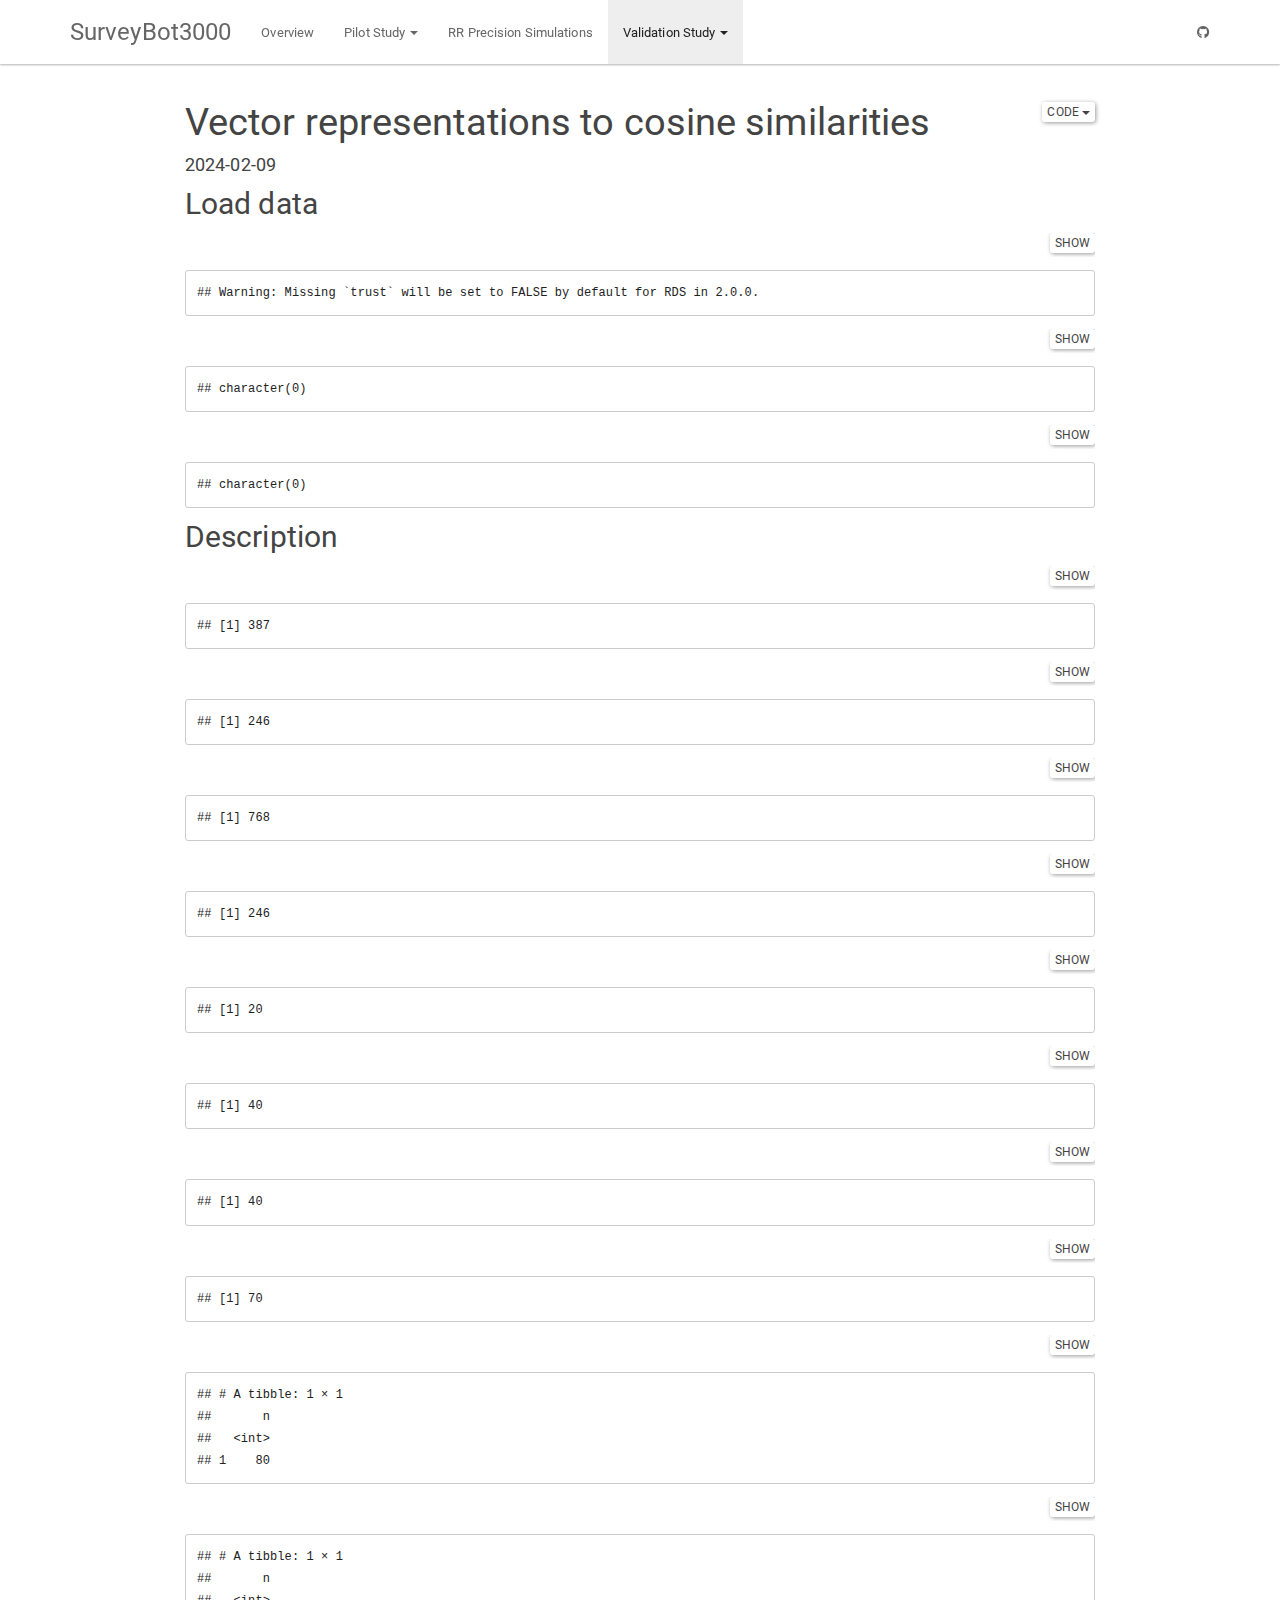
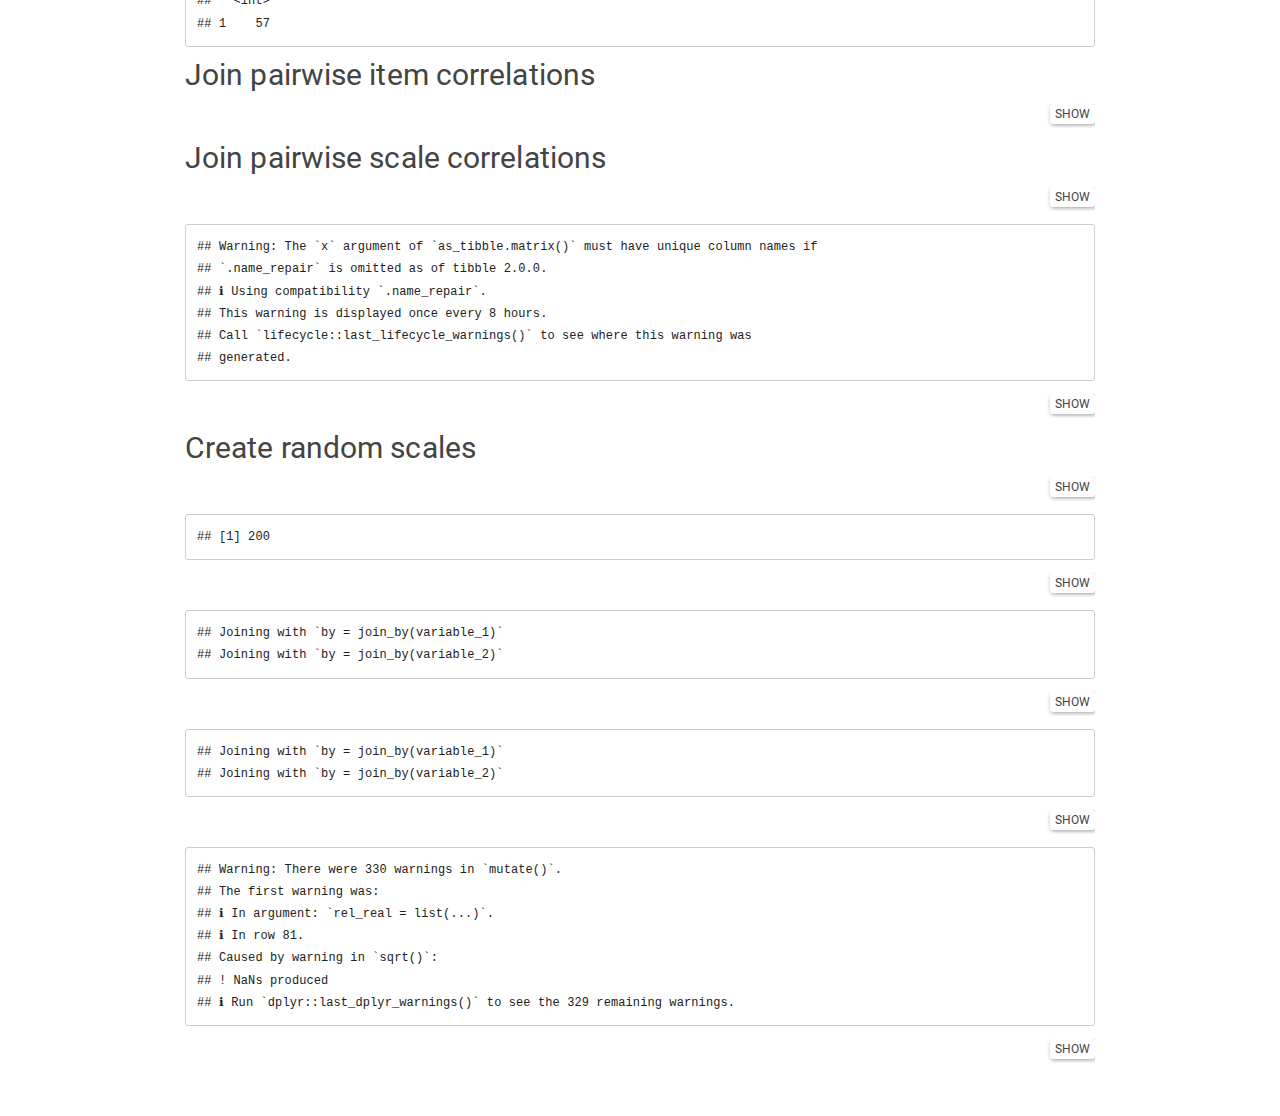
<file: 1_import_validation_study.html>
<!DOCTYPE html>

<html>

<head>

<meta charset="utf-8" />
<meta name="generator" content="pandoc" />
<meta http-equiv="X-UA-Compatible" content="IE=EDGE" />



<meta name="date" content="2024-02-09" />

<title>Vector representations to cosine similarities</title>

<script src="site_libs/header-attrs-2.29/header-attrs.js"></script>
<script src="site_libs/jquery-3.6.0/jquery-3.6.0.min.js"></script>
<meta name="viewport" content="width=device-width, initial-scale=1" />
<link href="site_libs/bootstrap-3.3.5/css/paper.min.css" rel="stylesheet" />
<script src="site_libs/bootstrap-3.3.5/js/bootstrap.min.js"></script>
<script src="site_libs/bootstrap-3.3.5/shim/html5shiv.min.js"></script>
<script src="site_libs/bootstrap-3.3.5/shim/respond.min.js"></script>
<style>h1 {font-size: 34px;}
       h1.title {font-size: 38px;}
       h2 {font-size: 30px;}
       h3 {font-size: 24px;}
       h4 {font-size: 18px;}
       h5 {font-size: 16px;}
       h6 {font-size: 12px;}
       code {color: inherit; background-color: rgba(0, 0, 0, 0.04);}
       pre:not([class]) { background-color: white }</style>
<script src="site_libs/navigation-1.1/tabsets.js"></script>
<script src="site_libs/navigation-1.1/codefolding.js"></script>
<script src="site_libs/navigation-1.1/sourceembed.js"></script>
<link href="site_libs/font-awesome-6.4.2/css/all.min.css" rel="stylesheet" />
<link href="site_libs/font-awesome-6.4.2/css/v4-shims.min.css" rel="stylesheet" />

<style type="text/css">
  code{white-space: pre-wrap;}
  span.smallcaps{font-variant: small-caps;}
  span.underline{text-decoration: underline;}
  div.column{display: inline-block; vertical-align: top; width: 50%;}
  div.hanging-indent{margin-left: 1.5em; text-indent: -1.5em;}
  ul.task-list{list-style: none;}
    </style>



<style type="text/css">
  code {
    white-space: pre;
  }
  .sourceCode {
    overflow: visible;
  }
</style>
<style type="text/css" data-origin="pandoc">
pre > code.sourceCode { white-space: pre; position: relative; }
pre > code.sourceCode > span { line-height: 1.25; }
pre > code.sourceCode > span:empty { height: 1.2em; }
.sourceCode { overflow: visible; }
code.sourceCode > span { color: inherit; text-decoration: inherit; }
div.sourceCode { margin: 1em 0; }
pre.sourceCode { margin: 0; }
@media screen {
div.sourceCode { overflow: auto; }
}
@media print {
pre > code.sourceCode { white-space: pre-wrap; }
pre > code.sourceCode > span { display: inline-block; text-indent: -5em; padding-left: 5em; }
}
pre.numberSource code
  { counter-reset: source-line 0; }
pre.numberSource code > span
  { position: relative; left: -4em; counter-increment: source-line; }
pre.numberSource code > span > a:first-child::before
  { content: counter(source-line);
    position: relative; left: -1em; text-align: right; vertical-align: baseline;
    border: none; display: inline-block;
    -webkit-touch-callout: none; -webkit-user-select: none;
    -khtml-user-select: none; -moz-user-select: none;
    -ms-user-select: none; user-select: none;
    padding: 0 4px; width: 4em;
  }
pre.numberSource { margin-left: 3em;  padding-left: 4px; }
div.sourceCode
  { color: #cccccc; background-color: #303030; }
@media screen {
pre > code.sourceCode > span > a:first-child::before { text-decoration: underline; }
}
code span.al { color: #ffcfaf; } /* Alert */
code span.an { color: #7f9f7f; font-weight: bold; } /* Annotation */
code span.at { } /* Attribute */
code span.bn { color: #dca3a3; } /* BaseN */
code span.bu { } /* BuiltIn */
code span.cf { color: #f0dfaf; } /* ControlFlow */
code span.ch { color: #dca3a3; } /* Char */
code span.cn { color: #dca3a3; font-weight: bold; } /* Constant */
code span.co { color: #7f9f7f; } /* Comment */
code span.cv { color: #7f9f7f; font-weight: bold; } /* CommentVar */
code span.do { color: #7f9f7f; } /* Documentation */
code span.dt { color: #dfdfbf; } /* DataType */
code span.dv { color: #dcdccc; } /* DecVal */
code span.er { color: #c3bf9f; } /* Error */
code span.ex { } /* Extension */
code span.fl { color: #c0bed1; } /* Float */
code span.fu { color: #efef8f; } /* Function */
code span.im { } /* Import */
code span.in { color: #7f9f7f; font-weight: bold; } /* Information */
code span.kw { color: #f0dfaf; } /* Keyword */
code span.op { color: #f0efd0; } /* Operator */
code span.ot { color: #efef8f; } /* Other */
code span.pp { color: #ffcfaf; font-weight: bold; } /* Preprocessor */
code span.sc { color: #dca3a3; } /* SpecialChar */
code span.ss { color: #cc9393; } /* SpecialString */
code span.st { color: #cc9393; } /* String */
code span.va { } /* Variable */
code span.vs { color: #cc9393; } /* VerbatimString */
code span.wa { color: #7f9f7f; font-weight: bold; } /* Warning */

.sourceCode .row {
  width: 100%;
}
.sourceCode {
  overflow-x: auto;
}
.code-folding-btn {
  margin-right: -30px;
}
</style>
<script>
// apply pandoc div.sourceCode style to pre.sourceCode instead
(function() {
  var sheets = document.styleSheets;
  for (var i = 0; i < sheets.length; i++) {
    if (sheets[i].ownerNode.dataset["origin"] !== "pandoc") continue;
    try { var rules = sheets[i].cssRules; } catch (e) { continue; }
    var j = 0;
    while (j < rules.length) {
      var rule = rules[j];
      // check if there is a div.sourceCode rule
      if (rule.type !== rule.STYLE_RULE || rule.selectorText !== "div.sourceCode") {
        j++;
        continue;
      }
      var style = rule.style.cssText;
      // check if color or background-color is set
      if (rule.style.color === '' && rule.style.backgroundColor === '') {
        j++;
        continue;
      }
      // replace div.sourceCode by a pre.sourceCode rule
      sheets[i].deleteRule(j);
      sheets[i].insertRule('pre.sourceCode{' + style + '}', j);
    }
  }
})();
</script>


<style type="text/css">
#rmd-source-code {
  display: none;
}
</style>





<style type = "text/css">
.main-container {
  max-width: 940px;
  margin-left: auto;
  margin-right: auto;
}
img {
  max-width:100%;
}
.tabbed-pane {
  padding-top: 12px;
}
.html-widget {
  margin-bottom: 20px;
}
button.code-folding-btn:focus {
  outline: none;
}
summary {
  display: list-item;
}
details > summary > p:only-child {
  display: inline;
}
pre code {
  padding: 0;
}
</style>


<style type="text/css">
.dropdown-submenu {
  position: relative;
}
.dropdown-submenu>.dropdown-menu {
  top: 0;
  left: 100%;
  margin-top: -6px;
  margin-left: -1px;
  border-radius: 0 6px 6px 6px;
}
.dropdown-submenu:hover>.dropdown-menu {
  display: block;
}
.dropdown-submenu>a:after {
  display: block;
  content: " ";
  float: right;
  width: 0;
  height: 0;
  border-color: transparent;
  border-style: solid;
  border-width: 5px 0 5px 5px;
  border-left-color: #cccccc;
  margin-top: 5px;
  margin-right: -10px;
}
.dropdown-submenu:hover>a:after {
  border-left-color: #adb5bd;
}
.dropdown-submenu.pull-left {
  float: none;
}
.dropdown-submenu.pull-left>.dropdown-menu {
  left: -100%;
  margin-left: 10px;
  border-radius: 6px 0 6px 6px;
}
</style>

<script type="text/javascript">
// manage active state of menu based on current page
$(document).ready(function () {
  // active menu anchor
  href = window.location.pathname
  href = href.substr(href.lastIndexOf('/') + 1)
  if (href === "")
    href = "index.html";
  var menuAnchor = $('a[href="' + href + '"]');

  // mark the anchor link active (and if it's in a dropdown, also mark that active)
  var dropdown = menuAnchor.closest('li.dropdown');
  if (window.bootstrap) { // Bootstrap 4+
    menuAnchor.addClass('active');
    dropdown.find('> .dropdown-toggle').addClass('active');
  } else { // Bootstrap 3
    menuAnchor.parent().addClass('active');
    dropdown.addClass('active');
  }

  // Navbar adjustments
  var navHeight = $(".navbar").first().height() + 15;
  var style = document.createElement('style');
  var pt = "padding-top: " + navHeight + "px; ";
  var mt = "margin-top: -" + navHeight + "px; ";
  var css = "";
  // offset scroll position for anchor links (for fixed navbar)
  for (var i = 1; i <= 6; i++) {
    css += ".section h" + i + "{ " + pt + mt + "}\n";
  }
  style.innerHTML = "body {" + pt + "padding-bottom: 40px; }\n" + css;
  document.head.appendChild(style);
});
</script>

<!-- tabsets -->

<style type="text/css">
.tabset-dropdown > .nav-tabs {
  display: inline-table;
  max-height: 500px;
  min-height: 44px;
  overflow-y: auto;
  border: 1px solid #ddd;
  border-radius: 4px;
}

.tabset-dropdown > .nav-tabs > li.active:before, .tabset-dropdown > .nav-tabs.nav-tabs-open:before {
  content: "\e259";
  font-family: 'Glyphicons Halflings';
  display: inline-block;
  padding: 10px;
  border-right: 1px solid #ddd;
}

.tabset-dropdown > .nav-tabs.nav-tabs-open > li.active:before {
  content: "\e258";
  font-family: 'Glyphicons Halflings';
  border: none;
}

.tabset-dropdown > .nav-tabs > li.active {
  display: block;
}

.tabset-dropdown > .nav-tabs > li > a,
.tabset-dropdown > .nav-tabs > li > a:focus,
.tabset-dropdown > .nav-tabs > li > a:hover {
  border: none;
  display: inline-block;
  border-radius: 4px;
  background-color: transparent;
}

.tabset-dropdown > .nav-tabs.nav-tabs-open > li {
  display: block;
  float: none;
}

.tabset-dropdown > .nav-tabs > li {
  display: none;
}
</style>

<!-- code folding -->
<style type="text/css">
.code-folding-btn { margin-bottom: 4px; }
</style>




</head>

<body>


<div class="container-fluid main-container">




<div class="navbar navbar-default  navbar-fixed-top" role="navigation">
  <div class="container">
    <div class="navbar-header">
      <button type="button" class="navbar-toggle collapsed" data-toggle="collapse" data-bs-toggle="collapse" data-target="#navbar" data-bs-target="#navbar">
        <span class="icon-bar"></span>
        <span class="icon-bar"></span>
        <span class="icon-bar"></span>
      </button>
      <a class="navbar-brand" href="index.html">SurveyBot3000</a>
    </div>
    <div id="navbar" class="navbar-collapse collapse">
      <ul class="nav navbar-nav">
        <li>
  <a href="index.html">Overview</a>
</li>
<li class="dropdown">
  <a href="#" class="dropdown-toggle" data-toggle="dropdown" role="button" data-bs-toggle="dropdown" aria-expanded="false">
    Pilot Study

    <span class="caret"></span>
  </a>
  <ul class="dropdown-menu" role="menu">
    <li>
      <a href="1_vector_to_cosine.html">Import and prepare data</a>
    </li>
    <li>
      <a href="pilot_study.html">Pilot Study Results</a>
    </li>
    <li>
      <a href="2_interactive_item_plot.html">Interactive Item Plot</a>
    </li>
  </ul>
</li>
<li>
  <a href="3_rr_precision_simulations.html">RR Precision Simulations</a>
</li>
<li class="dropdown">
  <a href="#" class="dropdown-toggle" data-toggle="dropdown" role="button" data-bs-toggle="dropdown" aria-expanded="false">
    Validation Study

    <span class="caret"></span>
  </a>
  <ul class="dropdown-menu" role="menu">
    <li>
      <a href="1_import_validation_study.html">Import and prepare data</a>
    </li>
    <li>
      <a href="codebook.html">Codebook</a>
    </li>
    <li>
      <a href="validation_study.html">Validation Study Results</a>
    </li>
    <li>
      <a href="2_interactive_item_plot_rr.html">Interactive Item Plot (RR)</a>
    </li>
  </ul>
</li>
      </ul>
      <ul class="nav navbar-nav navbar-right">
        <li>
  <a href="https://github.com/synth-science/surveybot3000">
    <span class="fa fa-github"></span>


  </a>
</li>
      </ul>
    </div><!--/.nav-collapse -->
  </div><!--/.container -->
</div><!--/.navbar -->

<div id="header">

<div class="btn-group pull-right float-right">
<button type="button" class="btn btn-default btn-xs btn-secondary btn-sm dropdown-toggle" data-toggle="dropdown" data-bs-toggle="dropdown" aria-haspopup="true" aria-expanded="false"><span>Code</span> <span class="caret"></span></button>
<ul class="dropdown-menu dropdown-menu-right" style="min-width: 50px;">
<li><a id="rmd-show-all-code" href="#">Show All Code</a></li>
<li><a id="rmd-hide-all-code" href="#">Hide All Code</a></li>
<li role="separator" class="divider"></li>
<li><a id="rmd-download-source" href="#">Download Rmd</a></li>
</ul>
</div>



<h1 class="title toc-ignore">Vector representations to cosine
similarities</h1>
<h4 class="date">2024-02-09</h4>

</div>


<div id="load-data" class="section level2">
<h2>Load data</h2>
<div class="sourceCode" id="cb1"><pre class="sourceCode r"><code class="sourceCode r"><span id="cb1-1"><a href="#cb1-1" tabindex="-1"></a>rr_validation_mapping_data <span class="ot">=</span> arrow<span class="sc">::</span><span class="fu">read_feather</span>(</span>
<span id="cb1-2"><a href="#cb1-2" tabindex="-1"></a>  <span class="at">file =</span> <span class="st">&quot;https://github.com/synth-science/surveybot3000/raw/refs/heads/main/validation_study/mapping.feather&quot;</span></span>
<span id="cb1-3"><a href="#cb1-3" tabindex="-1"></a>)</span>
<span id="cb1-4"><a href="#cb1-4" tabindex="-1"></a></span>
<span id="cb1-5"><a href="#cb1-5" tabindex="-1"></a>items <span class="ot">&lt;-</span> rio<span class="sc">::</span><span class="fu">import</span>(<span class="st">&quot;https://docs.google.com/spreadsheets/d/16QcRLP5BUn1Cmtr0e_XRdjr1Wg-EHSMSGmgZO1M3tNM/edit?gid=0#gid=0&quot;</span>, <span class="at">which =</span> <span class="dv">2</span>)</span>
<span id="cb1-6"><a href="#cb1-6" tabindex="-1"></a></span>
<span id="cb1-7"><a href="#cb1-7" tabindex="-1"></a><span class="co"># compare &lt;- rr_validation_mapping_data %&gt;% full_join(items %&gt;% filter(in_survey) %&gt;% select(id, scale, subscale, item), by = c(&quot;variable&quot; = &quot;id&quot;)) %&gt;% mutate(subscale = if_else(subscale == &quot;#N/A&quot;, NA_character_, subscale))</span></span>
<span id="cb1-8"><a href="#cb1-8" tabindex="-1"></a><span class="co"># compare %&gt;% filter(item_text != item) %&gt;% View()</span></span>
<span id="cb1-9"><a href="#cb1-9" tabindex="-1"></a><span class="co"># compare %&gt;% filter((scale0 != scale | scale1 != subscale)) %&gt;% View()</span></span>
<span id="cb1-10"><a href="#cb1-10" tabindex="-1"></a><span class="co"># compare %&gt;% filter((scale0 != scale | scale1 != subscale) &amp; !(scale1 == scale &amp; scale0 == subscale)) %&gt;% View()</span></span>
<span id="cb1-11"><a href="#cb1-11" tabindex="-1"></a><span class="co"># rr_validation_mapping_data %&gt;% anti_join(items, by = c(&quot;scale0&quot; = &quot;scale&quot;, &quot;scale1&quot; = &quot;subscale&quot;)) %&gt;% View</span></span>
<span id="cb1-12"><a href="#cb1-12" tabindex="-1"></a></span>
<span id="cb1-13"><a href="#cb1-13" tabindex="-1"></a>scales <span class="ot">&lt;-</span> rr_validation_mapping_data <span class="sc">%&gt;%</span> </span>
<span id="cb1-14"><a href="#cb1-14" tabindex="-1"></a>  <span class="fu">select</span>(<span class="sc">-</span>scale0, <span class="sc">-</span>scale1) <span class="sc">%&gt;%</span> </span>
<span id="cb1-15"><a href="#cb1-15" tabindex="-1"></a>  <span class="fu">left_join</span>(items <span class="sc">%&gt;%</span> </span>
<span id="cb1-16"><a href="#cb1-16" tabindex="-1"></a>              <span class="fu">filter</span>(in_survey) <span class="sc">%&gt;%</span> </span>
<span id="cb1-17"><a href="#cb1-17" tabindex="-1"></a>              <span class="fu">mutate</span>(<span class="at">keyed =</span> <span class="fu">if_else</span>(reversed, <span class="sc">-</span><span class="dv">1</span>, <span class="dv">1</span>)) <span class="sc">%&gt;%</span> </span>
<span id="cb1-18"><a href="#cb1-18" tabindex="-1"></a>              <span class="fu">select</span>(id, keyed, scale, subscale), <span class="at">by =</span> <span class="fu">c</span>(<span class="st">&quot;variable&quot;</span> <span class="ot">=</span> <span class="st">&quot;id&quot;</span>)) <span class="sc">%&gt;%</span> </span>
<span id="cb1-19"><a href="#cb1-19" tabindex="-1"></a>  <span class="fu">rename</span>(<span class="at">scale_0 =</span> scale, <span class="at">scale_1 =</span> subscale) <span class="sc">%&gt;%</span> </span>
<span id="cb1-20"><a href="#cb1-20" tabindex="-1"></a>  <span class="fu">mutate</span>(<span class="at">scale_1 =</span> <span class="fu">if_else</span>(scale_1 <span class="sc">==</span> <span class="st">&quot;#N/A&quot;</span>, <span class="st">&quot;&quot;</span>, scale_1))</span>
<span id="cb1-21"><a href="#cb1-21" tabindex="-1"></a></span>
<span id="cb1-22"><a href="#cb1-22" tabindex="-1"></a>rr_validation_mapping_data <span class="ot">&lt;-</span> scales <span class="sc">%&gt;%</span> </span>
<span id="cb1-23"><a href="#cb1-23" tabindex="-1"></a>  <span class="fu">rename</span>(<span class="at">scale0 =</span> scale_0, <span class="at">scale1 =</span> scale_1)</span>
<span id="cb1-24"><a href="#cb1-24" tabindex="-1"></a></span>
<span id="cb1-25"><a href="#cb1-25" tabindex="-1"></a>scales <span class="ot">&lt;-</span> <span class="fu">bind_rows</span>(</span>
<span id="cb1-26"><a href="#cb1-26" tabindex="-1"></a>  scales <span class="sc">%&gt;%</span> </span>
<span id="cb1-27"><a href="#cb1-27" tabindex="-1"></a>      <span class="fu">mutate</span>(</span>
<span id="cb1-28"><a href="#cb1-28" tabindex="-1"></a>        <span class="at">scale_1 =</span> <span class="st">&quot;&quot;</span>,</span>
<span id="cb1-29"><a href="#cb1-29" tabindex="-1"></a>         <span class="at">scale =</span> <span class="fu">str_replace_all</span>(<span class="fu">str_trim</span>(<span class="fu">paste0</span>(instrument, <span class="st">&quot;_&quot;</span>, scale_0, scale_1)), <span class="st">&quot;[^a-zA-Z_0-9]&quot;</span>, <span class="st">&quot;_&quot;</span>)</span>
<span id="cb1-30"><a href="#cb1-30" tabindex="-1"></a>  ) <span class="sc">%&gt;%</span> </span>
<span id="cb1-31"><a href="#cb1-31" tabindex="-1"></a>    <span class="fu">group_by</span>(scale) <span class="sc">%&gt;%</span> </span>
<span id="cb1-32"><a href="#cb1-32" tabindex="-1"></a>    <span class="fu">mutate</span>(<span class="at">number_of_items =</span> <span class="fu">n</span>()),</span>
<span id="cb1-33"><a href="#cb1-33" tabindex="-1"></a>  scales <span class="sc">%&gt;%</span> </span>
<span id="cb1-34"><a href="#cb1-34" tabindex="-1"></a>    <span class="fu">mutate</span>(</span>
<span id="cb1-35"><a href="#cb1-35" tabindex="-1"></a>      <span class="at">scale_1 =</span> <span class="fu">coalesce</span>(scale_1, <span class="st">&quot;&quot;</span>),</span>
<span id="cb1-36"><a href="#cb1-36" tabindex="-1"></a>      <span class="at">scale =</span> <span class="fu">str_replace_all</span>(<span class="fu">str_trim</span>(<span class="fu">paste0</span>(instrument, <span class="st">&quot;_&quot;</span>, scale_0, scale_1)), <span class="st">&quot;[^a-zA-Z_0-9]&quot;</span>, <span class="st">&quot;_&quot;</span>)) <span class="sc">%&gt;%</span> </span>
<span id="cb1-37"><a href="#cb1-37" tabindex="-1"></a>    <span class="fu">group_by</span>(scale) <span class="sc">%&gt;%</span> </span>
<span id="cb1-38"><a href="#cb1-38" tabindex="-1"></a>    <span class="fu">mutate</span>(<span class="at">number_of_items =</span> <span class="fu">n</span>())</span>
<span id="cb1-39"><a href="#cb1-39" tabindex="-1"></a>  ) <span class="sc">%&gt;%</span> </span>
<span id="cb1-40"><a href="#cb1-40" tabindex="-1"></a>  <span class="fu">group_by</span>(scale) <span class="sc">%&gt;%</span> </span>
<span id="cb1-41"><a href="#cb1-41" tabindex="-1"></a>  <span class="fu">filter</span>(<span class="fu">row_number</span>() <span class="sc">==</span> <span class="dv">1</span>) <span class="sc">%&gt;%</span> </span>
<span id="cb1-42"><a href="#cb1-42" tabindex="-1"></a>  <span class="fu">ungroup</span>() <span class="sc">%&gt;%</span> </span>
<span id="cb1-43"><a href="#cb1-43" tabindex="-1"></a>  <span class="fu">select</span>(<span class="sc">-</span>variable, <span class="sc">-</span>item_text) <span class="sc">%&gt;%</span> </span>
<span id="cb1-44"><a href="#cb1-44" tabindex="-1"></a>  <span class="fu">filter</span>(number_of_items <span class="sc">&gt;</span> <span class="dv">1</span>)</span>
<span id="cb1-45"><a href="#cb1-45" tabindex="-1"></a></span>
<span id="cb1-46"><a href="#cb1-46" tabindex="-1"></a>arrow<span class="sc">::</span><span class="fu">write_feather</span>(scales, <span class="at">sink =</span> <span class="fu">file.path</span>(data_path, <span class="fu">glue</span>(<span class="st">&quot;{model_name}.raw.validation-study-2024-11-01.scales.feather&quot;</span>))</span>
<span id="cb1-47"><a href="#cb1-47" tabindex="-1"></a>)</span>
<span id="cb1-48"><a href="#cb1-48" tabindex="-1"></a></span>
<span id="cb1-49"><a href="#cb1-49" tabindex="-1"></a>arrow<span class="sc">::</span><span class="fu">write_feather</span>(rr_validation_mapping_data, <span class="at">sink =</span> <span class="fu">file.path</span>(data_path, <span class="fu">glue</span>(<span class="st">&quot;{model_name}.raw.validation-study-2024-11-01.mapping2.feather&quot;</span>))</span>
<span id="cb1-50"><a href="#cb1-50" tabindex="-1"></a>)</span>
<span id="cb1-51"><a href="#cb1-51" tabindex="-1"></a></span>
<span id="cb1-52"><a href="#cb1-52" tabindex="-1"></a></span>
<span id="cb1-53"><a href="#cb1-53" tabindex="-1"></a><span class="co"># pre-trained model</span></span>
<span id="cb1-54"><a href="#cb1-54" tabindex="-1"></a>pt_rr_validation_machine_data <span class="ot">=</span> rio<span class="sc">::</span><span class="fu">import</span>(<span class="st">&quot;https://github.com/synth-science/surveybot3000/raw/refs/heads/main/validation_study/embeddings_all-mpnet-base-v2.feather&quot;</span>)</span>
<span id="cb1-55"><a href="#cb1-55" tabindex="-1"></a>pt_rr_validation_machine_data <span class="ot">&lt;-</span> pt_rr_validation_machine_data <span class="sc">%&gt;%</span> </span>
<span id="cb1-56"><a href="#cb1-56" tabindex="-1"></a>  <span class="fu">rowwise</span>() <span class="sc">%&gt;%</span> </span>
<span id="cb1-57"><a href="#cb1-57" tabindex="-1"></a>  <span class="fu">mutate</span>(<span class="at">embed_id =</span> <span class="fu">list</span>(<span class="dv">1</span><span class="sc">:</span><span class="fu">length</span>(embeddings))) <span class="sc">%&gt;%</span> </span>
<span id="cb1-58"><a href="#cb1-58" tabindex="-1"></a>  <span class="fu">unnest</span>(<span class="at">cols =</span> <span class="fu">c</span>(embeddings, embed_id)) <span class="sc">%&gt;%</span> </span>
<span id="cb1-59"><a href="#cb1-59" tabindex="-1"></a>  <span class="fu">select</span>(<span class="sc">-</span>item) <span class="sc">%&gt;%</span> </span>
<span id="cb1-60"><a href="#cb1-60" tabindex="-1"></a>  <span class="fu">pivot_wider</span>(<span class="at">names_from =</span> id, <span class="at">values_from =</span> embeddings) <span class="sc">%&gt;%</span> </span>
<span id="cb1-61"><a href="#cb1-61" tabindex="-1"></a>  <span class="fu">select</span>(<span class="sc">-</span>embed_id)</span>
<span id="cb1-62"><a href="#cb1-62" tabindex="-1"></a></span>
<span id="cb1-63"><a href="#cb1-63" tabindex="-1"></a><span class="co"># fine-tuned model</span></span>
<span id="cb1-64"><a href="#cb1-64" tabindex="-1"></a>rr_validation_machine_data <span class="ot">=</span> rio<span class="sc">::</span><span class="fu">import</span>(<span class="st">&quot;https://github.com/synth-science/surveybot3000/raw/refs/heads/main/validation_study/embeddings_surveybot3000.feather&quot;</span>)</span>
<span id="cb1-65"><a href="#cb1-65" tabindex="-1"></a>rr_validation_machine_data <span class="ot">&lt;-</span> rr_validation_machine_data <span class="sc">%&gt;%</span> </span>
<span id="cb1-66"><a href="#cb1-66" tabindex="-1"></a>  <span class="fu">rowwise</span>() <span class="sc">%&gt;%</span> </span>
<span id="cb1-67"><a href="#cb1-67" tabindex="-1"></a>  <span class="fu">mutate</span>(<span class="at">embed_id =</span> <span class="fu">list</span>(<span class="dv">1</span><span class="sc">:</span><span class="fu">length</span>(embeddings))) <span class="sc">%&gt;%</span> </span>
<span id="cb1-68"><a href="#cb1-68" tabindex="-1"></a>  <span class="fu">unnest</span>(<span class="at">cols =</span> <span class="fu">c</span>(embeddings, embed_id)) <span class="sc">%&gt;%</span> </span>
<span id="cb1-69"><a href="#cb1-69" tabindex="-1"></a>  <span class="fu">select</span>(<span class="sc">-</span>item) <span class="sc">%&gt;%</span> </span>
<span id="cb1-70"><a href="#cb1-70" tabindex="-1"></a>  <span class="fu">pivot_wider</span>(<span class="at">names_from =</span> id, <span class="at">values_from =</span> embeddings) <span class="sc">%&gt;%</span> </span>
<span id="cb1-71"><a href="#cb1-71" tabindex="-1"></a>  <span class="fu">select</span>(<span class="sc">-</span>embed_id)</span>
<span id="cb1-72"><a href="#cb1-72" tabindex="-1"></a>  </span>
<span id="cb1-73"><a href="#cb1-73" tabindex="-1"></a>main_qs <span class="ot">&lt;-</span> <span class="fu">c</span>(<span class="st">&quot;AAID&quot;</span>, <span class="st">&quot;PANAS&quot;</span>, <span class="st">&quot;PAQ&quot;</span>, <span class="st">&quot;PSS&quot;</span>, <span class="st">&quot;NEPS&quot;</span>, <span class="st">&quot;ULS&quot;</span>, <span class="st">&quot;FCV&quot;</span>, <span class="st">&quot;DAQ&quot;</span>, <span class="st">&quot;CESD&quot;</span>, <span class="st">&quot;HEXACO&quot;</span>, <span class="st">&quot;OCIR&quot;</span>, <span class="st">&quot;PTQ&quot;</span>, <span class="st">&quot;RAAS&quot;</span>, <span class="st">&quot;KSA&quot;</span>, <span class="st">&quot;SAS&quot;</span>, <span class="st">&quot;MFQ&quot;</span>, <span class="st">&quot;CQ&quot;</span>, <span class="st">&quot;OLBI&quot;</span>, <span class="st">&quot;UWES&quot;</span>, <span class="st">&quot;WGS&quot;</span>)</span>
<span id="cb1-74"><a href="#cb1-74" tabindex="-1"></a>rr_validation_human_data <span class="ot">=</span> rio<span class="sc">::</span><span class="fu">import</span>(<span class="st">&quot;data/processed/sosci_labelled_with_exclusion_criteria.rds&quot;</span>) <span class="sc">%&gt;%</span> <span class="fu">filter</span>(included) <span class="sc">%&gt;%</span> </span>
<span id="cb1-75"><a href="#cb1-75" tabindex="-1"></a>    <span class="fu">select</span>(<span class="fu">starts_with</span>(main_qs)) <span class="sc">%&gt;%</span> </span>
<span id="cb1-76"><a href="#cb1-76" tabindex="-1"></a>    <span class="fu">select</span>(<span class="sc">-</span><span class="fu">ends_with</span>(<span class="st">&quot;_R&quot;</span>))</span></code></pre></div>
<pre><code>## Warning: Missing `trust` will be set to FALSE by default for RDS in 2.0.0.</code></pre>
<div class="sourceCode" id="cb3"><pre class="sourceCode r"><code class="sourceCode r"><span id="cb3-1"><a href="#cb3-1" tabindex="-1"></a>rio<span class="sc">::</span><span class="fu">export</span>(rr_validation_human_data, <span class="at">file =</span> <span class="fu">file.path</span>(data_path, <span class="fu">glue</span>(<span class="st">&quot;{model_name}.raw.validation-study-2024-11-01.human.feather&quot;</span>))</span>
<span id="cb3-2"><a href="#cb3-2" tabindex="-1"></a>)</span>
<span id="cb3-3"><a href="#cb3-3" tabindex="-1"></a></span>
<span id="cb3-4"><a href="#cb3-4" tabindex="-1"></a></span>
<span id="cb3-5"><a href="#cb3-5" tabindex="-1"></a><span class="fu">setdiff</span>(<span class="fu">colnames</span>(rr_validation_human_data), rr_validation_mapping_data<span class="sc">$</span>variable)</span></code></pre></div>
<pre><code>## character(0)</code></pre>
<div class="sourceCode" id="cb5"><pre class="sourceCode r"><code class="sourceCode r"><span id="cb5-1"><a href="#cb5-1" tabindex="-1"></a><span class="fu">setdiff</span>(rr_validation_mapping_data<span class="sc">$</span>variable, <span class="fu">colnames</span>(rr_validation_human_data))</span></code></pre></div>
<pre><code>## character(0)</code></pre>
</div>
<div id="description" class="section level2">
<h2>Description</h2>
<div class="sourceCode" id="cb7"><pre class="sourceCode r"><code class="sourceCode r"><span id="cb7-1"><a href="#cb7-1" tabindex="-1"></a><span class="fu">nrow</span>(rr_validation_human_data) <span class="co"># respondents</span></span></code></pre></div>
<pre><code>## [1] 387</code></pre>
<div class="sourceCode" id="cb9"><pre class="sourceCode r"><code class="sourceCode r"><span id="cb9-1"><a href="#cb9-1" tabindex="-1"></a><span class="fu">ncol</span>(rr_validation_human_data) <span class="co"># items</span></span></code></pre></div>
<pre><code>## [1] 246</code></pre>
<div class="sourceCode" id="cb11"><pre class="sourceCode r"><code class="sourceCode r"><span id="cb11-1"><a href="#cb11-1" tabindex="-1"></a><span class="fu">nrow</span>(rr_validation_machine_data) <span class="co"># vector dimensions</span></span></code></pre></div>
<pre><code>## [1] 768</code></pre>
<div class="sourceCode" id="cb13"><pre class="sourceCode r"><code class="sourceCode r"><span id="cb13-1"><a href="#cb13-1" tabindex="-1"></a><span class="fu">ncol</span>(rr_validation_machine_data) <span class="co"># items</span></span></code></pre></div>
<pre><code>## [1] 246</code></pre>
<div class="sourceCode" id="cb15"><pre class="sourceCode r"><code class="sourceCode r"><span id="cb15-1"><a href="#cb15-1" tabindex="-1"></a><span class="fu">n_distinct</span>(rr_validation_mapping_data<span class="sc">$</span>instrument) <span class="co"># instruments</span></span></code></pre></div>
<pre><code>## [1] 20</code></pre>
<div class="sourceCode" id="cb17"><pre class="sourceCode r"><code class="sourceCode r"><span id="cb17-1"><a href="#cb17-1" tabindex="-1"></a><span class="fu">n_distinct</span>(rr_validation_mapping_data<span class="sc">$</span>scale0) <span class="co"># constructs</span></span></code></pre></div>
<pre><code>## [1] 40</code></pre>
<div class="sourceCode" id="cb19"><pre class="sourceCode r"><code class="sourceCode r"><span id="cb19-1"><a href="#cb19-1" tabindex="-1"></a><span class="fu">n_distinct</span>(rr_validation_mapping_data<span class="sc">$</span>instrument, rr_validation_mapping_data<span class="sc">$</span>scale0) <span class="co"># scales</span></span></code></pre></div>
<pre><code>## [1] 40</code></pre>
<div class="sourceCode" id="cb21"><pre class="sourceCode r"><code class="sourceCode r"><span id="cb21-1"><a href="#cb21-1" tabindex="-1"></a><span class="fu">n_distinct</span>(<span class="fu">str_c</span>(rr_validation_mapping_data<span class="sc">$</span>instrument, rr_validation_mapping_data<span class="sc">$</span>scale0, rr_validation_mapping_data<span class="sc">$</span>scale1)) <span class="co"># subscales</span></span></code></pre></div>
<pre><code>## [1] 70</code></pre>
<div class="sourceCode" id="cb23"><pre class="sourceCode r"><code class="sourceCode r"><span id="cb23-1"><a href="#cb23-1" tabindex="-1"></a>scales <span class="sc">%&gt;%</span> <span class="fu">tally</span>()</span></code></pre></div>
<pre><code>## # A tibble: 1 × 1
##       n
##   &lt;int&gt;
## 1    80</code></pre>
<div class="sourceCode" id="cb25"><pre class="sourceCode r"><code class="sourceCode r"><span id="cb25-1"><a href="#cb25-1" tabindex="-1"></a>scales <span class="sc">%&gt;%</span> <span class="fu">filter</span>(number_of_items <span class="sc">&gt;</span> <span class="dv">2</span>) <span class="sc">%&gt;%</span> <span class="fu">tally</span>()</span></code></pre></div>
<pre><code>## # A tibble: 1 × 1
##       n
##   &lt;int&gt;
## 1    57</code></pre>
</div>
<div id="join-pairwise-item-correlations" class="section level2">
<h2>Join pairwise item correlations</h2>
<div class="sourceCode" id="cb27"><pre class="sourceCode r"><code class="sourceCode r"><span id="cb27-1"><a href="#cb27-1" tabindex="-1"></a>rr_validation_item_pairs <span class="ot">=</span> <span class="fu">join_pairwise_correlation</span>(rr_validation_human_data, rr_validation_machine_data)</span>
<span id="cb27-2"><a href="#cb27-2" tabindex="-1"></a></span>
<span id="cb27-3"><a href="#cb27-3" tabindex="-1"></a>arrow<span class="sc">::</span><span class="fu">write_feather</span>(rr_validation_item_pairs, <span class="at">sink =</span> <span class="fu">file.path</span>(data_path, <span class="fu">glue</span>(<span class="st">&quot;data/intermediate/{model_name}.raw.validation-study-2024-11-01.item_correlations.feather&quot;</span>)))</span>
<span id="cb27-4"><a href="#cb27-4" tabindex="-1"></a></span>
<span id="cb27-5"><a href="#cb27-5" tabindex="-1"></a>pt_rr_validation_item_pairs <span class="ot">=</span> <span class="fu">join_pairwise_correlation</span>(rr_validation_human_data, pt_rr_validation_machine_data)</span>
<span id="cb27-6"><a href="#cb27-6" tabindex="-1"></a></span>
<span id="cb27-7"><a href="#cb27-7" tabindex="-1"></a>arrow<span class="sc">::</span><span class="fu">write_feather</span>(pt_rr_validation_item_pairs, <span class="at">sink =</span> <span class="fu">file.path</span>(data_path, <span class="fu">glue</span>(<span class="st">&quot;data/intermediate/{pretrained_model_name}.raw.validation-study-2024-11-01.item_correlations.feather&quot;</span>)))</span></code></pre></div>
</div>
<div id="join-pairwise-scale-correlations" class="section level2">
<h2>Join pairwise scale correlations</h2>
<div class="sourceCode" id="cb28"><pre class="sourceCode r"><code class="sourceCode r"><span id="cb28-1"><a href="#cb28-1" tabindex="-1"></a>manifest_scores <span class="ot">=</span> <span class="fu">predict_manifest_scores</span>(rr_validation_human_data, rr_validation_machine_data, rr_validation_mapping_data, scales)</span></code></pre></div>
<pre><code>## Warning: The `x` argument of `as_tibble.matrix()` must have unique column names if
## `.name_repair` is omitted as of tibble 2.0.0.
## ℹ Using compatibility `.name_repair`.
## This warning is displayed once every 8 hours.
## Call `lifecycle::last_lifecycle_warnings()` to see where this warning was
## generated.</code></pre>
<div class="sourceCode" id="cb30"><pre class="sourceCode r"><code class="sourceCode r"><span id="cb30-1"><a href="#cb30-1" tabindex="-1"></a>arrow<span class="sc">::</span><span class="fu">write_feather</span>(manifest_scores, <span class="at">sink =</span> <span class="fu">file.path</span>(data_path, <span class="fu">glue</span>(<span class="st">&quot;data/intermediate/{model_name}.raw.validation-study-2024-11-01.scale_correlations.feather&quot;</span>)))</span>
<span id="cb30-2"><a href="#cb30-2" tabindex="-1"></a></span>
<span id="cb30-3"><a href="#cb30-3" tabindex="-1"></a>pt_manifest_scores <span class="ot">=</span> <span class="fu">predict_manifest_scores</span>(rr_validation_human_data, pt_rr_validation_machine_data, rr_validation_mapping_data, scales)</span>
<span id="cb30-4"><a href="#cb30-4" tabindex="-1"></a></span>
<span id="cb30-5"><a href="#cb30-5" tabindex="-1"></a>arrow<span class="sc">::</span><span class="fu">write_feather</span>(pt_manifest_scores, <span class="at">sink =</span> <span class="fu">file.path</span>(data_path, <span class="fu">glue</span>(<span class="st">&quot;data/intermediate/{pretrained_model_name}.raw.validation-study-2024-11-01.scale_correlations.feather&quot;</span>)))</span></code></pre></div>
</div>
<div id="create-random-scales" class="section level2">
<h2>Create random scales</h2>
<div class="sourceCode" id="cb31"><pre class="sourceCode r"><code class="sourceCode r"><span id="cb31-1"><a href="#cb31-1" tabindex="-1"></a>mapping_data <span class="ot">&lt;-</span> rr_validation_mapping_data <span class="sc">%&gt;%</span></span>
<span id="cb31-2"><a href="#cb31-2" tabindex="-1"></a>  <span class="fu">rename</span>(<span class="at">scale_0 =</span> scale0,</span>
<span id="cb31-3"><a href="#cb31-3" tabindex="-1"></a>         <span class="at">scale_1 =</span> scale1)</span>
<span id="cb31-4"><a href="#cb31-4" tabindex="-1"></a></span>
<span id="cb31-5"><a href="#cb31-5" tabindex="-1"></a>items_by_scale <span class="ot">&lt;-</span> <span class="fu">bind_rows</span>(</span>
<span id="cb31-6"><a href="#cb31-6" tabindex="-1"></a>  scales <span class="sc">%&gt;%</span> <span class="fu">select</span>(<span class="sc">-</span>keyed) <span class="sc">%&gt;%</span> <span class="fu">filter</span>(scale_1 <span class="sc">==</span> <span class="st">&quot;&quot;</span>) <span class="sc">%&gt;%</span> <span class="fu">left_join</span>(mapping_data <span class="sc">%&gt;%</span> <span class="fu">select</span>(<span class="sc">-</span>scale_1), <span class="at">by =</span> <span class="fu">c</span>(<span class="st">&quot;instrument&quot;</span>, <span class="st">&quot;scale_0&quot;</span>)),</span>
<span id="cb31-7"><a href="#cb31-7" tabindex="-1"></a>  scales <span class="sc">%&gt;%</span> <span class="fu">select</span>(<span class="sc">-</span>keyed) <span class="sc">%&gt;%</span> <span class="fu">filter</span>(scale_1 <span class="sc">!=</span> <span class="st">&quot;&quot;</span>) <span class="sc">%&gt;%</span> <span class="fu">left_join</span>(mapping_data, <span class="at">by =</span> <span class="fu">c</span>(<span class="st">&quot;instrument&quot;</span>, <span class="st">&quot;scale_0&quot;</span>, <span class="st">&quot;scale_1&quot;</span>))</span>
<span id="cb31-8"><a href="#cb31-8" tabindex="-1"></a>)</span>
<span id="cb31-9"><a href="#cb31-9" tabindex="-1"></a></span>
<span id="cb31-10"><a href="#cb31-10" tabindex="-1"></a>random_scales <span class="ot">&lt;-</span> <span class="fu">list</span>()</span>
<span id="cb31-11"><a href="#cb31-11" tabindex="-1"></a><span class="cf">for</span>(i <span class="cf">in</span> <span class="dv">1</span><span class="sc">:</span><span class="dv">200</span>) {</span>
<span id="cb31-12"><a href="#cb31-12" tabindex="-1"></a>  n_items <span class="ot">&lt;-</span> <span class="fu">rpois</span>(<span class="dv">1</span>, <span class="dv">6</span>)</span>
<span id="cb31-13"><a href="#cb31-13" tabindex="-1"></a>  n_items <span class="ot">&lt;-</span> <span class="fu">if_else</span>(n_items <span class="sc">&lt;</span> <span class="dv">3</span>, <span class="dv">3</span>, n_items)</span>
<span id="cb31-14"><a href="#cb31-14" tabindex="-1"></a>  random_scales[[i]] <span class="ot">&lt;-</span> rr_validation_mapping_data <span class="sc">%&gt;%</span></span>
<span id="cb31-15"><a href="#cb31-15" tabindex="-1"></a>    <span class="fu">sample_n</span>(n_items) <span class="sc">%&gt;%</span></span>
<span id="cb31-16"><a href="#cb31-16" tabindex="-1"></a>    <span class="fu">mutate</span>(<span class="at">scale =</span> <span class="fu">paste0</span>(<span class="st">&quot;random&quot;</span>, i)) <span class="sc">%&gt;%</span></span>
<span id="cb31-17"><a href="#cb31-17" tabindex="-1"></a>    <span class="fu">group_by</span>(scale) <span class="sc">%&gt;%</span></span>
<span id="cb31-18"><a href="#cb31-18" tabindex="-1"></a>    <span class="fu">summarise</span>(</span>
<span id="cb31-19"><a href="#cb31-19" tabindex="-1"></a>      <span class="at">items =</span> <span class="fu">list</span>(variable),</span>
<span id="cb31-20"><a href="#cb31-20" tabindex="-1"></a>      <span class="at">number_of_items =</span> <span class="fu">n_distinct</span>(variable),</span>
<span id="cb31-21"><a href="#cb31-21" tabindex="-1"></a>      <span class="at">lvn =</span> <span class="fu">paste</span>(<span class="fu">first</span>(scale), <span class="st">&quot; =~ &quot;</span>, <span class="fu">paste</span>(variable, <span class="at">collapse =</span> <span class="st">&quot; + &quot;</span>))) <span class="sc">%&gt;%</span></span>
<span id="cb31-22"><a href="#cb31-22" tabindex="-1"></a>    <span class="fu">drop_na</span>() <span class="sc">%&gt;%</span> </span>
<span id="cb31-23"><a href="#cb31-23" tabindex="-1"></a>    <span class="fu">mutate</span>(<span class="at">keyed =</span> <span class="dv">1</span>)</span>
<span id="cb31-24"><a href="#cb31-24" tabindex="-1"></a>}</span>
<span id="cb31-25"><a href="#cb31-25" tabindex="-1"></a></span>
<span id="cb31-26"><a href="#cb31-26" tabindex="-1"></a>random_scales <span class="ot">&lt;-</span> <span class="fu">bind_rows</span>(random_scales) <span class="sc">%&gt;%</span> </span>
<span id="cb31-27"><a href="#cb31-27" tabindex="-1"></a>  <span class="fu">distinct</span>(items, <span class="at">.keep_all =</span> <span class="cn">TRUE</span>) <span class="sc">%&gt;%</span> </span>
<span id="cb31-28"><a href="#cb31-28" tabindex="-1"></a>  <span class="fu">rowwise</span>() <span class="sc">%&gt;%</span> </span>
<span id="cb31-29"><a href="#cb31-29" tabindex="-1"></a>  <span class="fu">mutate</span>(</span>
<span id="cb31-30"><a href="#cb31-30" tabindex="-1"></a>    <span class="at">reverse_items =</span> <span class="fu">list</span>(<span class="fu">randomly_choose_items_for_reversion</span>(items))</span>
<span id="cb31-31"><a href="#cb31-31" tabindex="-1"></a>    ) <span class="sc">%&gt;%</span> </span>
<span id="cb31-32"><a href="#cb31-32" tabindex="-1"></a>  <span class="fu">ungroup</span>()</span>
<span id="cb31-33"><a href="#cb31-33" tabindex="-1"></a><span class="fu">nrow</span>(random_scales)</span></code></pre></div>
<pre><code>## [1] 200</code></pre>
<div class="sourceCode" id="cb33"><pre class="sourceCode r"><code class="sourceCode r"><span id="cb33-1"><a href="#cb33-1" tabindex="-1"></a><span class="fu">write_rds</span>(random_scales, <span class="at">file =</span> <span class="fu">file.path</span>(data_path, <span class="fu">glue</span>(<span class="st">&quot;data/intermediate/random_scales_rr.rds&quot;</span>)))</span>
<span id="cb33-2"><a href="#cb33-2" tabindex="-1"></a></span>
<span id="cb33-3"><a href="#cb33-3" tabindex="-1"></a></span>
<span id="cb33-4"><a href="#cb33-4" tabindex="-1"></a>rr_validation_llm <span class="ot">&lt;-</span> rr_validation_item_pairs <span class="sc">%&gt;%</span></span>
<span id="cb33-5"><a href="#cb33-5" tabindex="-1"></a>  <span class="fu">left_join</span>(mapping_data <span class="sc">%&gt;%</span> <span class="fu">select</span>(<span class="at">variable_1 =</span> variable, <span class="at">InstrumentA =</span> instrument, <span class="at">ScaleA =</span> scale_0, <span class="at">SubscaleA =</span> scale_1)) <span class="sc">%&gt;%</span></span>
<span id="cb33-6"><a href="#cb33-6" tabindex="-1"></a>  <span class="fu">left_join</span>(mapping_data <span class="sc">%&gt;%</span> <span class="fu">select</span>(<span class="at">variable_2 =</span> variable, <span class="at">InstrumentB =</span> instrument, <span class="at">ScaleB =</span> scale_0, <span class="at">SubscaleB =</span> scale_1))</span></code></pre></div>
<pre><code>## Joining with `by = join_by(variable_1)`
## Joining with `by = join_by(variable_2)`</code></pre>
<div class="sourceCode" id="cb35"><pre class="sourceCode r"><code class="sourceCode r"><span id="cb35-1"><a href="#cb35-1" tabindex="-1"></a>pt_rr_validation_llm <span class="ot">&lt;-</span> pt_rr_validation_item_pairs <span class="sc">%&gt;%</span></span>
<span id="cb35-2"><a href="#cb35-2" tabindex="-1"></a>  <span class="fu">left_join</span>(mapping_data <span class="sc">%&gt;%</span> <span class="fu">select</span>(<span class="at">variable_1 =</span> variable, <span class="at">InstrumentA =</span> instrument, <span class="at">ScaleA =</span> scale_0, <span class="at">SubscaleA =</span> scale_1)) <span class="sc">%&gt;%</span></span>
<span id="cb35-3"><a href="#cb35-3" tabindex="-1"></a>  <span class="fu">left_join</span>(mapping_data <span class="sc">%&gt;%</span> <span class="fu">select</span>(<span class="at">variable_2 =</span> variable, <span class="at">InstrumentB =</span> instrument, <span class="at">ScaleB =</span> scale_0, <span class="at">SubscaleB =</span> scale_1))</span></code></pre></div>
<pre><code>## Joining with `by = join_by(variable_1)`
## Joining with `by = join_by(variable_2)`</code></pre>
<div class="sourceCode" id="cb37"><pre class="sourceCode r"><code class="sourceCode r"><span id="cb37-1"><a href="#cb37-1" tabindex="-1"></a>cors_llm <span class="ot">&lt;-</span> rr_validation_item_pairs <span class="sc">%&gt;%</span></span>
<span id="cb37-2"><a href="#cb37-2" tabindex="-1"></a>  <span class="fu">select</span>(<span class="at">x =</span> variable_1, <span class="at">y =</span> variable_2, <span class="at">r =</span> synthetic_r) <span class="sc">%&gt;%</span></span>
<span id="cb37-3"><a href="#cb37-3" tabindex="-1"></a>  <span class="fu">as.data.frame</span>() <span class="sc">|&gt;</span></span>
<span id="cb37-4"><a href="#cb37-4" tabindex="-1"></a>  igraph<span class="sc">::</span><span class="fu">graph_from_data_frame</span>(<span class="at">directed =</span> <span class="cn">FALSE</span>) <span class="sc">|&gt;</span></span>
<span id="cb37-5"><a href="#cb37-5" tabindex="-1"></a>  igraph<span class="sc">::</span><span class="fu">as_adjacency_matrix</span>(<span class="at">attr =</span> <span class="st">&quot;r&quot;</span>, <span class="at">sparse =</span> <span class="cn">FALSE</span>)</span>
<span id="cb37-6"><a href="#cb37-6" tabindex="-1"></a><span class="fu">diag</span>(cors_llm) <span class="ot">&lt;-</span> <span class="dv">1</span></span>
<span id="cb37-7"><a href="#cb37-7" tabindex="-1"></a></span>
<span id="cb37-8"><a href="#cb37-8" tabindex="-1"></a>pt_cors_llm <span class="ot">&lt;-</span> pt_rr_validation_item_pairs <span class="sc">%&gt;%</span></span>
<span id="cb37-9"><a href="#cb37-9" tabindex="-1"></a>  <span class="fu">select</span>(<span class="at">x =</span> variable_1, <span class="at">y =</span> variable_2, <span class="at">r =</span> synthetic_r) <span class="sc">%&gt;%</span></span>
<span id="cb37-10"><a href="#cb37-10" tabindex="-1"></a>  <span class="fu">as.data.frame</span>() <span class="sc">|&gt;</span></span>
<span id="cb37-11"><a href="#cb37-11" tabindex="-1"></a>  igraph<span class="sc">::</span><span class="fu">graph_from_data_frame</span>(<span class="at">directed =</span> <span class="cn">FALSE</span>) <span class="sc">|&gt;</span></span>
<span id="cb37-12"><a href="#cb37-12" tabindex="-1"></a>  igraph<span class="sc">::</span><span class="fu">as_adjacency_matrix</span>(<span class="at">attr =</span> <span class="st">&quot;r&quot;</span>, <span class="at">sparse =</span> <span class="cn">FALSE</span>)</span>
<span id="cb37-13"><a href="#cb37-13" tabindex="-1"></a><span class="fu">diag</span>(pt_cors_llm) <span class="ot">&lt;-</span> <span class="dv">1</span></span>
<span id="cb37-14"><a href="#cb37-14" tabindex="-1"></a></span>
<span id="cb37-15"><a href="#cb37-15" tabindex="-1"></a>cors_real <span class="ot">&lt;-</span> rr_validation_llm <span class="sc">%&gt;%</span> </span>
<span id="cb37-16"><a href="#cb37-16" tabindex="-1"></a>  <span class="fu">select</span>(<span class="at">x =</span> variable_1, <span class="at">y =</span> variable_2, <span class="at">r =</span> empirical_r) <span class="sc">%&gt;%</span></span>
<span id="cb37-17"><a href="#cb37-17" tabindex="-1"></a>  <span class="fu">as.data.frame</span>() <span class="sc">|&gt;</span></span>
<span id="cb37-18"><a href="#cb37-18" tabindex="-1"></a>  igraph<span class="sc">::</span><span class="fu">graph_from_data_frame</span>(<span class="at">directed =</span> <span class="cn">FALSE</span>) <span class="sc">|&gt;</span></span>
<span id="cb37-19"><a href="#cb37-19" tabindex="-1"></a>  igraph<span class="sc">::</span><span class="fu">as_adjacency_matrix</span>(<span class="at">attr =</span> <span class="st">&quot;r&quot;</span>, <span class="at">sparse =</span> <span class="cn">FALSE</span>)</span>
<span id="cb37-20"><a href="#cb37-20" tabindex="-1"></a><span class="fu">diag</span>(cors_real) <span class="ot">&lt;-</span> <span class="dv">1</span></span>
<span id="cb37-21"><a href="#cb37-21" tabindex="-1"></a></span>
<span id="cb37-22"><a href="#cb37-22" tabindex="-1"></a>real_scales <span class="ot">&lt;-</span> items_by_scale <span class="sc">%&gt;%</span></span>
<span id="cb37-23"><a href="#cb37-23" tabindex="-1"></a>  <span class="fu">group_by</span>(scale) <span class="sc">%&gt;%</span></span>
<span id="cb37-24"><a href="#cb37-24" tabindex="-1"></a>  <span class="fu">summarise</span>(</span>
<span id="cb37-25"><a href="#cb37-25" tabindex="-1"></a>    <span class="at">items =</span> <span class="fu">list</span>(variable),</span>
<span id="cb37-26"><a href="#cb37-26" tabindex="-1"></a>    <span class="at">reverse_items =</span> <span class="fu">list</span>(variable[keyed <span class="sc">==</span> <span class="sc">-</span><span class="dv">1</span>]),</span>
<span id="cb37-27"><a href="#cb37-27" tabindex="-1"></a>    <span class="at">number_of_items =</span> <span class="fu">n_distinct</span>(variable),</span>
<span id="cb37-28"><a href="#cb37-28" tabindex="-1"></a>    <span class="at">keyed =</span> <span class="fu">first</span>(keyed),</span>
<span id="cb37-29"><a href="#cb37-29" tabindex="-1"></a>    <span class="at">lvn =</span> <span class="fu">paste</span>(<span class="fu">first</span>(scale), <span class="st">&quot; =~ &quot;</span>, <span class="fu">paste</span>(variable, <span class="at">collapse =</span> <span class="st">&quot; + &quot;</span>))) <span class="sc">%&gt;%</span></span>
<span id="cb37-30"><a href="#cb37-30" tabindex="-1"></a>  <span class="fu">drop_na</span>() <span class="sc">%&gt;%</span> </span>
<span id="cb37-31"><a href="#cb37-31" tabindex="-1"></a>  <span class="fu">ungroup</span>()</span>
<span id="cb37-32"><a href="#cb37-32" tabindex="-1"></a></span>
<span id="cb37-33"><a href="#cb37-33" tabindex="-1"></a>scales <span class="ot">&lt;-</span> <span class="fu">bind_rows</span>(<span class="at">real =</span> real_scales, <span class="at">random =</span> random_scales, <span class="at">.id =</span> <span class="st">&quot;type&quot;</span>)</span>
<span id="cb37-34"><a href="#cb37-34" tabindex="-1"></a></span>
<span id="cb37-35"><a href="#cb37-35" tabindex="-1"></a>rr_validation_human_data <span class="ot">&lt;-</span> rr_validation_human_data <span class="sc">%&gt;%</span> haven<span class="sc">::</span><span class="fu">zap_labels</span>()</span>
<span id="cb37-36"><a href="#cb37-36" tabindex="-1"></a>scales <span class="ot">&lt;-</span> scales <span class="sc">%&gt;%</span></span>
<span id="cb37-37"><a href="#cb37-37" tabindex="-1"></a>  <span class="fu">rowwise</span>() <span class="sc">%&gt;%</span></span>
<span id="cb37-38"><a href="#cb37-38" tabindex="-1"></a>  <span class="fu">mutate</span>(<span class="at">pt_r_llm =</span> <span class="fu">list</span>(pt_cors_llm[items, items]),</span>
<span id="cb37-39"><a href="#cb37-39" tabindex="-1"></a>         <span class="at">r_llm =</span> <span class="fu">list</span>(cors_llm[items, items]),</span>
<span id="cb37-40"><a href="#cb37-40" tabindex="-1"></a>         <span class="at">r_real =</span> <span class="fu">list</span>(cors_real[items, items]),</span>
<span id="cb37-41"><a href="#cb37-41" tabindex="-1"></a>         <span class="at">reverse_items_by_1st =</span> <span class="fu">list</span>(<span class="fu">find_reverse_items_by_first_item</span>(r_real, keyed)),</span>
<span id="cb37-42"><a href="#cb37-42" tabindex="-1"></a>         <span class="at">N_real =</span> rr_validation_item_pairs <span class="sc">%&gt;%</span> </span>
<span id="cb37-43"><a href="#cb37-43" tabindex="-1"></a>           <span class="fu">filter</span>(variable_1 <span class="sc">%in%</span> items, variable_2 <span class="sc">%in%</span> items) <span class="sc">%&gt;%</span> </span>
<span id="cb37-44"><a href="#cb37-44" tabindex="-1"></a>           <span class="fu">summarise</span>(<span class="at">min_n=</span><span class="fu">min</span>(pairwise_n)) <span class="sc">%&gt;%</span> <span class="fu">pull</span>(min_n)) <span class="sc">%&gt;%</span></span>
<span id="cb37-45"><a href="#cb37-45" tabindex="-1"></a>  <span class="fu">mutate</span>(</span>
<span id="cb37-46"><a href="#cb37-46" tabindex="-1"></a>    <span class="at">rel_real =</span> <span class="fu">list</span>(psych<span class="sc">::</span><span class="fu">alpha</span>(rr_validation_human_data[, items], <span class="at">keys =</span> reverse_items, <span class="at">n.iter =</span> <span class="dv">1000</span>)),</span>
<span id="cb37-47"><a href="#cb37-47" tabindex="-1"></a>    <span class="at">rel_llm =</span> <span class="fu">list</span>(psych<span class="sc">::</span><span class="fu">alpha</span>(r_llm, <span class="at">keys =</span> reverse_items, <span class="at">n.obs =</span> N_real)<span class="sc">$</span>feldt),</span>
<span id="cb37-48"><a href="#cb37-48" tabindex="-1"></a>    <span class="at">rel_pt_llm =</span> <span class="fu">list</span>(psych<span class="sc">::</span><span class="fu">alpha</span>(pt_r_llm, <span class="at">keys =</span> reverse_items, <span class="at">n.obs =</span> N_real)<span class="sc">$</span>feldt)) <span class="sc">%&gt;%</span></span>
<span id="cb37-49"><a href="#cb37-49" tabindex="-1"></a>  <span class="fu">mutate</span>(<span class="at">empirical_alpha =</span> rel_real<span class="sc">$</span>feldt<span class="sc">$</span>alpha<span class="sc">$</span>raw_alpha,</span>
<span id="cb37-50"><a href="#cb37-50" tabindex="-1"></a>         <span class="at">synthetic_alpha =</span> rel_llm<span class="sc">$</span>alpha<span class="sc">$</span>raw_alpha,</span>
<span id="cb37-51"><a href="#cb37-51" tabindex="-1"></a>         <span class="at">pt_synthetic_alpha =</span> rel_pt_llm<span class="sc">$</span>alpha<span class="sc">$</span>raw_alpha) <span class="sc">%&gt;%</span></span>
<span id="cb37-52"><a href="#cb37-52" tabindex="-1"></a>  <span class="fu">mutate</span>(</span>
<span id="cb37-53"><a href="#cb37-53" tabindex="-1"></a>    <span class="at">empirical_alpha_se =</span> <span class="fu">sd</span>(rel_real<span class="sc">$</span>boot[,<span class="st">&quot;raw_alpha&quot;</span>]),</span>
<span id="cb37-54"><a href="#cb37-54" tabindex="-1"></a>  )</span></code></pre></div>
<pre><code>## Warning: There were 330 warnings in `mutate()`.
## The first warning was:
## ℹ In argument: `rel_real = list(...)`.
## ℹ In row 81.
## Caused by warning in `sqrt()`:
## ! NaNs produced
## ℹ Run `dplyr::last_dplyr_warnings()` to see the 329 remaining warnings.</code></pre>
<div class="sourceCode" id="cb39"><pre class="sourceCode r"><code class="sourceCode r"><span id="cb39-1"><a href="#cb39-1" tabindex="-1"></a><span class="fu">write_rds</span>(scales, <span class="at">file =</span> <span class="fu">file.path</span>(data_path, <span class="fu">glue</span>(<span class="st">&quot;data/intermediate/scales_with_alpha_se_rr.rds&quot;</span>)))</span></code></pre></div>
</div>

<div id="rmd-source-code">[base64]/[base64]</div>



</div>

<script>

// add bootstrap table styles to pandoc tables
function bootstrapStylePandocTables() {
  $('tr.odd').parent('tbody').parent('table').addClass('table table-condensed');
}
$(document).ready(function () {
  bootstrapStylePandocTables();
});


</script>

<!-- tabsets -->

<script>
$(document).ready(function () {
  window.buildTabsets("TOC");
});

$(document).ready(function () {
  $('.tabset-dropdown > .nav-tabs > li').click(function () {
    $(this).parent().toggleClass('nav-tabs-open');
  });
});
</script>

<!-- code folding -->
<script>
$(document).ready(function () {
  window.initializeSourceEmbed("1_import_validation_study.Rmd");
  window.initializeCodeFolding("hide" === "show");
});
</script>


<!-- dynamically load mathjax for compatibility with self-contained -->
<script>
  (function () {
    var script = document.createElement("script");
    script.type = "text/javascript";
    script.src  = "https://mathjax.rstudio.com/latest/MathJax.js?config=TeX-AMS-MML_HTMLorMML";
    document.getElementsByTagName("head")[0].appendChild(script);
  })();
</script>

</body>
</html>
</file>
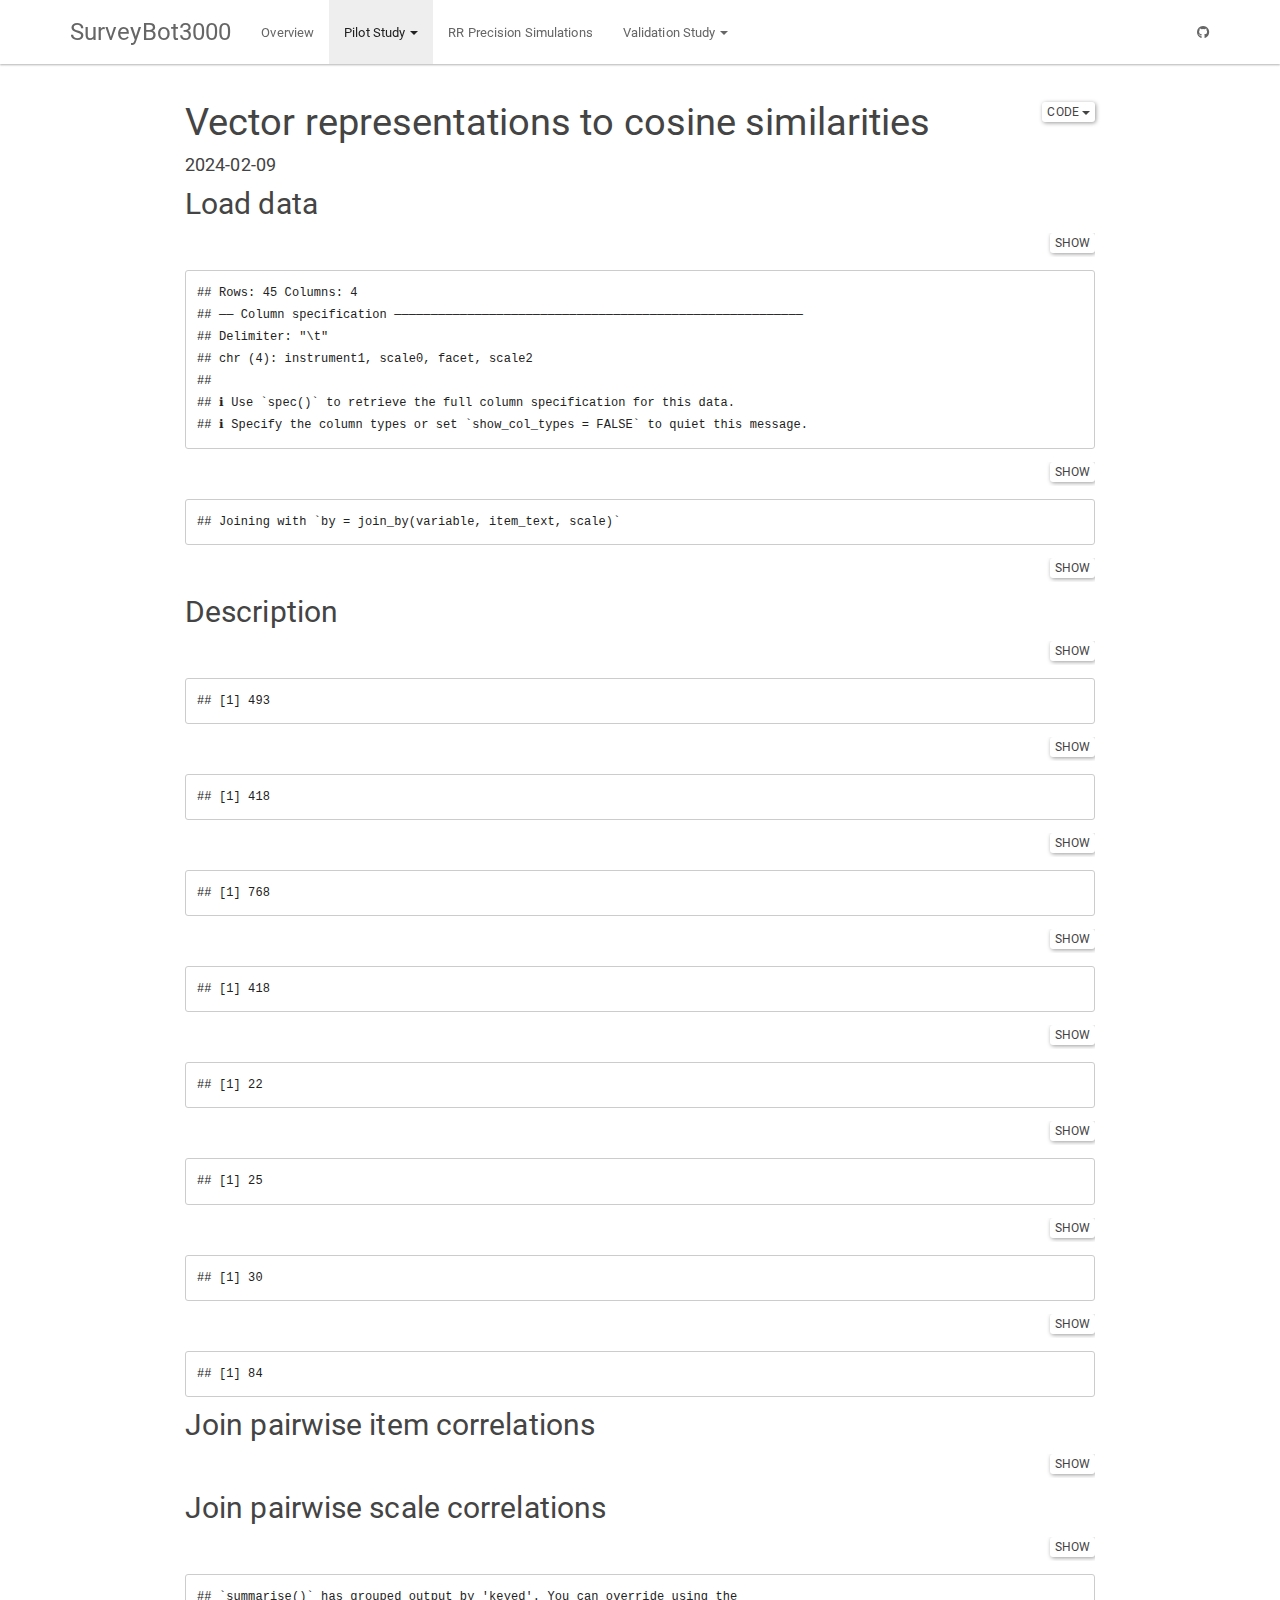
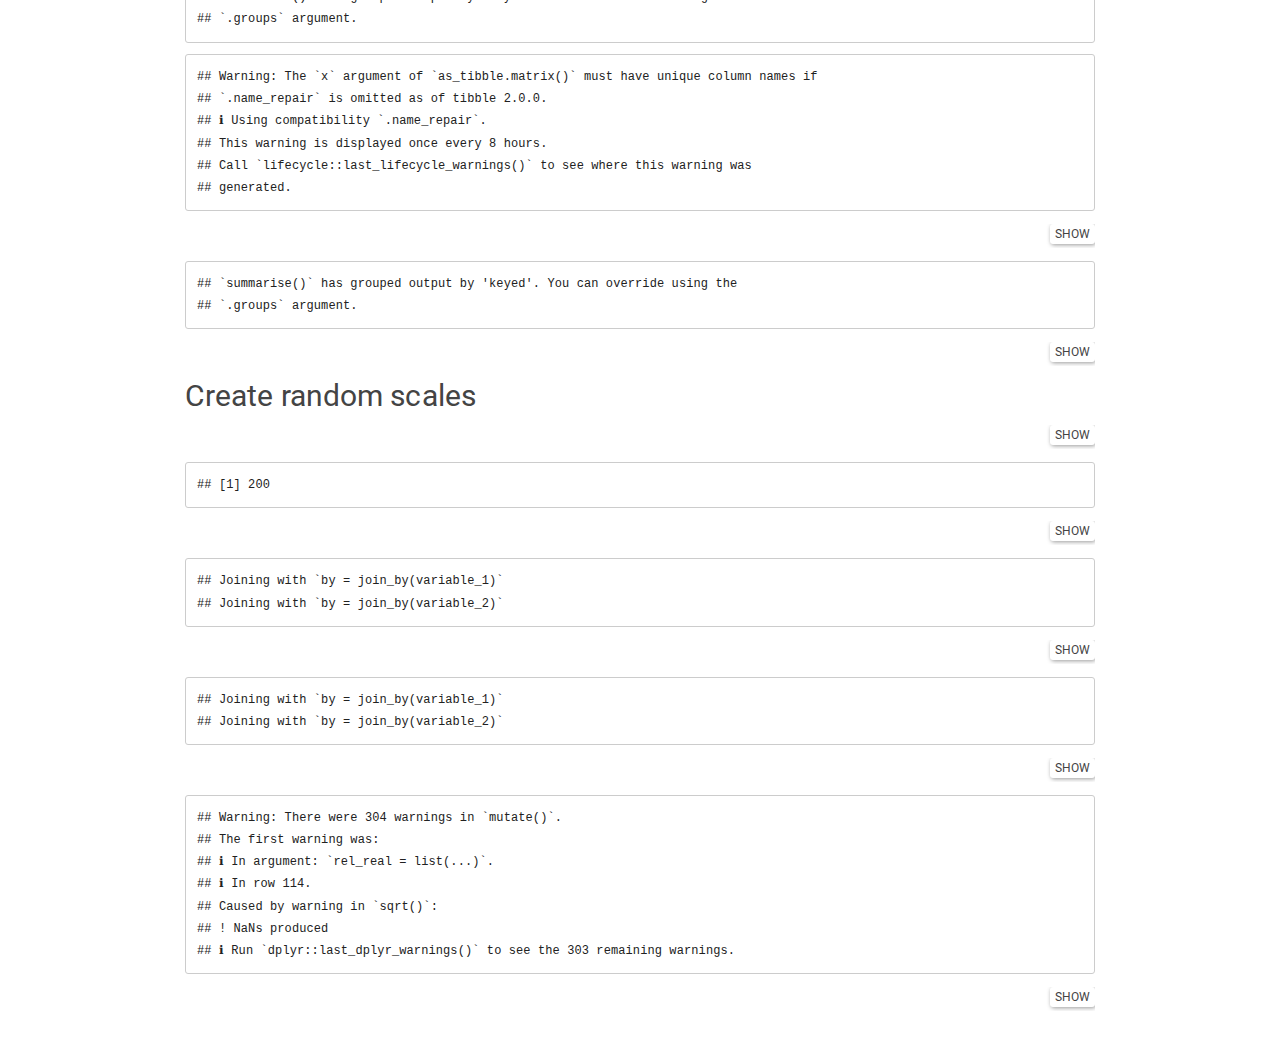
<file: 1_vector_to_cosine.html>
<!DOCTYPE html>

<html>

<head>

<meta charset="utf-8" />
<meta name="generator" content="pandoc" />
<meta http-equiv="X-UA-Compatible" content="IE=EDGE" />



<meta name="date" content="2024-02-09" />

<title>Vector representations to cosine similarities</title>

<script src="site_libs/header-attrs-2.29/header-attrs.js"></script>
<script src="site_libs/jquery-3.6.0/jquery-3.6.0.min.js"></script>
<meta name="viewport" content="width=device-width, initial-scale=1" />
<link href="site_libs/bootstrap-3.3.5/css/paper.min.css" rel="stylesheet" />
<script src="site_libs/bootstrap-3.3.5/js/bootstrap.min.js"></script>
<script src="site_libs/bootstrap-3.3.5/shim/html5shiv.min.js"></script>
<script src="site_libs/bootstrap-3.3.5/shim/respond.min.js"></script>
<style>h1 {font-size: 34px;}
       h1.title {font-size: 38px;}
       h2 {font-size: 30px;}
       h3 {font-size: 24px;}
       h4 {font-size: 18px;}
       h5 {font-size: 16px;}
       h6 {font-size: 12px;}
       code {color: inherit; background-color: rgba(0, 0, 0, 0.04);}
       pre:not([class]) { background-color: white }</style>
<script src="site_libs/navigation-1.1/tabsets.js"></script>
<script src="site_libs/navigation-1.1/codefolding.js"></script>
<script src="site_libs/navigation-1.1/sourceembed.js"></script>
<link href="site_libs/font-awesome-6.4.2/css/all.min.css" rel="stylesheet" />
<link href="site_libs/font-awesome-6.4.2/css/v4-shims.min.css" rel="stylesheet" />

<style type="text/css">
  code{white-space: pre-wrap;}
  span.smallcaps{font-variant: small-caps;}
  span.underline{text-decoration: underline;}
  div.column{display: inline-block; vertical-align: top; width: 50%;}
  div.hanging-indent{margin-left: 1.5em; text-indent: -1.5em;}
  ul.task-list{list-style: none;}
    </style>



<style type="text/css">
  code {
    white-space: pre;
  }
  .sourceCode {
    overflow: visible;
  }
</style>
<style type="text/css" data-origin="pandoc">
pre > code.sourceCode { white-space: pre; position: relative; }
pre > code.sourceCode > span { line-height: 1.25; }
pre > code.sourceCode > span:empty { height: 1.2em; }
.sourceCode { overflow: visible; }
code.sourceCode > span { color: inherit; text-decoration: inherit; }
div.sourceCode { margin: 1em 0; }
pre.sourceCode { margin: 0; }
@media screen {
div.sourceCode { overflow: auto; }
}
@media print {
pre > code.sourceCode { white-space: pre-wrap; }
pre > code.sourceCode > span { display: inline-block; text-indent: -5em; padding-left: 5em; }
}
pre.numberSource code
  { counter-reset: source-line 0; }
pre.numberSource code > span
  { position: relative; left: -4em; counter-increment: source-line; }
pre.numberSource code > span > a:first-child::before
  { content: counter(source-line);
    position: relative; left: -1em; text-align: right; vertical-align: baseline;
    border: none; display: inline-block;
    -webkit-touch-callout: none; -webkit-user-select: none;
    -khtml-user-select: none; -moz-user-select: none;
    -ms-user-select: none; user-select: none;
    padding: 0 4px; width: 4em;
  }
pre.numberSource { margin-left: 3em;  padding-left: 4px; }
div.sourceCode
  { color: #cccccc; background-color: #303030; }
@media screen {
pre > code.sourceCode > span > a:first-child::before { text-decoration: underline; }
}
code span.al { color: #ffcfaf; } /* Alert */
code span.an { color: #7f9f7f; font-weight: bold; } /* Annotation */
code span.at { } /* Attribute */
code span.bn { color: #dca3a3; } /* BaseN */
code span.bu { } /* BuiltIn */
code span.cf { color: #f0dfaf; } /* ControlFlow */
code span.ch { color: #dca3a3; } /* Char */
code span.cn { color: #dca3a3; font-weight: bold; } /* Constant */
code span.co { color: #7f9f7f; } /* Comment */
code span.cv { color: #7f9f7f; font-weight: bold; } /* CommentVar */
code span.do { color: #7f9f7f; } /* Documentation */
code span.dt { color: #dfdfbf; } /* DataType */
code span.dv { color: #dcdccc; } /* DecVal */
code span.er { color: #c3bf9f; } /* Error */
code span.ex { } /* Extension */
code span.fl { color: #c0bed1; } /* Float */
code span.fu { color: #efef8f; } /* Function */
code span.im { } /* Import */
code span.in { color: #7f9f7f; font-weight: bold; } /* Information */
code span.kw { color: #f0dfaf; } /* Keyword */
code span.op { color: #f0efd0; } /* Operator */
code span.ot { color: #efef8f; } /* Other */
code span.pp { color: #ffcfaf; font-weight: bold; } /* Preprocessor */
code span.sc { color: #dca3a3; } /* SpecialChar */
code span.ss { color: #cc9393; } /* SpecialString */
code span.st { color: #cc9393; } /* String */
code span.va { } /* Variable */
code span.vs { color: #cc9393; } /* VerbatimString */
code span.wa { color: #7f9f7f; font-weight: bold; } /* Warning */

.sourceCode .row {
  width: 100%;
}
.sourceCode {
  overflow-x: auto;
}
.code-folding-btn {
  margin-right: -30px;
}
</style>
<script>
// apply pandoc div.sourceCode style to pre.sourceCode instead
(function() {
  var sheets = document.styleSheets;
  for (var i = 0; i < sheets.length; i++) {
    if (sheets[i].ownerNode.dataset["origin"] !== "pandoc") continue;
    try { var rules = sheets[i].cssRules; } catch (e) { continue; }
    var j = 0;
    while (j < rules.length) {
      var rule = rules[j];
      // check if there is a div.sourceCode rule
      if (rule.type !== rule.STYLE_RULE || rule.selectorText !== "div.sourceCode") {
        j++;
        continue;
      }
      var style = rule.style.cssText;
      // check if color or background-color is set
      if (rule.style.color === '' && rule.style.backgroundColor === '') {
        j++;
        continue;
      }
      // replace div.sourceCode by a pre.sourceCode rule
      sheets[i].deleteRule(j);
      sheets[i].insertRule('pre.sourceCode{' + style + '}', j);
    }
  }
})();
</script>


<style type="text/css">
#rmd-source-code {
  display: none;
}
</style>





<style type = "text/css">
.main-container {
  max-width: 940px;
  margin-left: auto;
  margin-right: auto;
}
img {
  max-width:100%;
}
.tabbed-pane {
  padding-top: 12px;
}
.html-widget {
  margin-bottom: 20px;
}
button.code-folding-btn:focus {
  outline: none;
}
summary {
  display: list-item;
}
details > summary > p:only-child {
  display: inline;
}
pre code {
  padding: 0;
}
</style>


<style type="text/css">
.dropdown-submenu {
  position: relative;
}
.dropdown-submenu>.dropdown-menu {
  top: 0;
  left: 100%;
  margin-top: -6px;
  margin-left: -1px;
  border-radius: 0 6px 6px 6px;
}
.dropdown-submenu:hover>.dropdown-menu {
  display: block;
}
.dropdown-submenu>a:after {
  display: block;
  content: " ";
  float: right;
  width: 0;
  height: 0;
  border-color: transparent;
  border-style: solid;
  border-width: 5px 0 5px 5px;
  border-left-color: #cccccc;
  margin-top: 5px;
  margin-right: -10px;
}
.dropdown-submenu:hover>a:after {
  border-left-color: #adb5bd;
}
.dropdown-submenu.pull-left {
  float: none;
}
.dropdown-submenu.pull-left>.dropdown-menu {
  left: -100%;
  margin-left: 10px;
  border-radius: 6px 0 6px 6px;
}
</style>

<script type="text/javascript">
// manage active state of menu based on current page
$(document).ready(function () {
  // active menu anchor
  href = window.location.pathname
  href = href.substr(href.lastIndexOf('/') + 1)
  if (href === "")
    href = "index.html";
  var menuAnchor = $('a[href="' + href + '"]');

  // mark the anchor link active (and if it's in a dropdown, also mark that active)
  var dropdown = menuAnchor.closest('li.dropdown');
  if (window.bootstrap) { // Bootstrap 4+
    menuAnchor.addClass('active');
    dropdown.find('> .dropdown-toggle').addClass('active');
  } else { // Bootstrap 3
    menuAnchor.parent().addClass('active');
    dropdown.addClass('active');
  }

  // Navbar adjustments
  var navHeight = $(".navbar").first().height() + 15;
  var style = document.createElement('style');
  var pt = "padding-top: " + navHeight + "px; ";
  var mt = "margin-top: -" + navHeight + "px; ";
  var css = "";
  // offset scroll position for anchor links (for fixed navbar)
  for (var i = 1; i <= 6; i++) {
    css += ".section h" + i + "{ " + pt + mt + "}\n";
  }
  style.innerHTML = "body {" + pt + "padding-bottom: 40px; }\n" + css;
  document.head.appendChild(style);
});
</script>

<!-- tabsets -->

<style type="text/css">
.tabset-dropdown > .nav-tabs {
  display: inline-table;
  max-height: 500px;
  min-height: 44px;
  overflow-y: auto;
  border: 1px solid #ddd;
  border-radius: 4px;
}

.tabset-dropdown > .nav-tabs > li.active:before, .tabset-dropdown > .nav-tabs.nav-tabs-open:before {
  content: "\e259";
  font-family: 'Glyphicons Halflings';
  display: inline-block;
  padding: 10px;
  border-right: 1px solid #ddd;
}

.tabset-dropdown > .nav-tabs.nav-tabs-open > li.active:before {
  content: "\e258";
  font-family: 'Glyphicons Halflings';
  border: none;
}

.tabset-dropdown > .nav-tabs > li.active {
  display: block;
}

.tabset-dropdown > .nav-tabs > li > a,
.tabset-dropdown > .nav-tabs > li > a:focus,
.tabset-dropdown > .nav-tabs > li > a:hover {
  border: none;
  display: inline-block;
  border-radius: 4px;
  background-color: transparent;
}

.tabset-dropdown > .nav-tabs.nav-tabs-open > li {
  display: block;
  float: none;
}

.tabset-dropdown > .nav-tabs > li {
  display: none;
}
</style>

<!-- code folding -->
<style type="text/css">
.code-folding-btn { margin-bottom: 4px; }
</style>




</head>

<body>


<div class="container-fluid main-container">




<div class="navbar navbar-default  navbar-fixed-top" role="navigation">
  <div class="container">
    <div class="navbar-header">
      <button type="button" class="navbar-toggle collapsed" data-toggle="collapse" data-bs-toggle="collapse" data-target="#navbar" data-bs-target="#navbar">
        <span class="icon-bar"></span>
        <span class="icon-bar"></span>
        <span class="icon-bar"></span>
      </button>
      <a class="navbar-brand" href="index.html">SurveyBot3000</a>
    </div>
    <div id="navbar" class="navbar-collapse collapse">
      <ul class="nav navbar-nav">
        <li>
  <a href="index.html">Overview</a>
</li>
<li class="dropdown">
  <a href="#" class="dropdown-toggle" data-toggle="dropdown" role="button" data-bs-toggle="dropdown" aria-expanded="false">
    Pilot Study
     
    <span class="caret"></span>
  </a>
  <ul class="dropdown-menu" role="menu">
    <li>
      <a href="1_vector_to_cosine.html">Import and prepare data</a>
    </li>
    <li>
      <a href="pilot_study.html">Pilot Study Results</a>
    </li>
    <li>
      <a href="2_interactive_item_plot.html">Interactive Item Plot</a>
    </li>
  </ul>
</li>
<li>
  <a href="3_rr_precision_simulations.html">RR Precision Simulations</a>
</li>
<li class="dropdown">
  <a href="#" class="dropdown-toggle" data-toggle="dropdown" role="button" data-bs-toggle="dropdown" aria-expanded="false">
    Validation Study
     
    <span class="caret"></span>
  </a>
  <ul class="dropdown-menu" role="menu">
    <li>
      <a href="1_import_validation_study.html">Import and prepare data</a>
    </li>
    <li>
      <a href="codebook.html">Codebook</a>
    </li>
    <li>
      <a href="validation_study.html">Validation Study Results</a>
    </li>
    <li>
      <a href="2_interactive_item_plot_rr.html">Interactive Item Plot (RR)</a>
    </li>
  </ul>
</li>
      </ul>
      <ul class="nav navbar-nav navbar-right">
        <li>
  <a href="https://github.com/synth-science/surveybot3000">
    <span class="fa fa-github"></span>
     
    
  </a>
</li>
      </ul>
    </div><!--/.nav-collapse -->
  </div><!--/.container -->
</div><!--/.navbar -->

<div id="header">

<div class="btn-group pull-right float-right">
<button type="button" class="btn btn-default btn-xs btn-secondary btn-sm dropdown-toggle" data-toggle="dropdown" data-bs-toggle="dropdown" aria-haspopup="true" aria-expanded="false"><span>Code</span> <span class="caret"></span></button>
<ul class="dropdown-menu dropdown-menu-right" style="min-width: 50px;">
<li><a id="rmd-show-all-code" href="#">Show All Code</a></li>
<li><a id="rmd-hide-all-code" href="#">Hide All Code</a></li>
<li role="separator" class="divider"></li>
<li><a id="rmd-download-source" href="#">Download Rmd</a></li>
</ul>
</div>



<h1 class="title toc-ignore">Vector representations to cosine
similarities</h1>
<h4 class="date">2024-02-09</h4>

</div>


<div id="load-data" class="section level2">
<h2>Load data</h2>
<div class="sourceCode" id="cb1"><pre class="sourceCode r"><code class="sourceCode r"><span id="cb1-1"><a href="#cb1-1" tabindex="-1"></a>holdout_mapping_data <span class="ot">=</span> arrow<span class="sc">::</span><span class="fu">read_feather</span>(</span>
<span id="cb1-2"><a href="#cb1-2" tabindex="-1"></a>  <span class="at">file =</span> <span class="fu">file.path</span>(data_path, <span class="fu">glue</span>(<span class="st">&quot;{model_name}.raw.osf-bainbridge-2021-s2-0.mapping.feather&quot;</span>))</span>
<span id="cb1-3"><a href="#cb1-3" tabindex="-1"></a>)</span>
<span id="cb1-4"><a href="#cb1-4" tabindex="-1"></a></span>
<span id="cb1-5"><a href="#cb1-5" tabindex="-1"></a>facets <span class="ot">&lt;-</span> readr<span class="sc">::</span><span class="fu">read_tsv</span>(<span class="st">&quot;ignore/facets.tsv&quot;</span>)</span></code></pre></div>
<pre><code>## Rows: 45 Columns: 4
## ── Column specification ────────────────────────────────────────────────────────
## Delimiter: &quot;\t&quot;
## chr (4): instrument1, scale0, facet, scale2
## 
## ℹ Use `spec()` to retrieve the full column specification for this data.
## ℹ Specify the column types or set `show_col_types = FALSE` to quiet this message.</code></pre>
<div class="sourceCode" id="cb3"><pre class="sourceCode r"><code class="sourceCode r"><span id="cb3-1"><a href="#cb3-1" tabindex="-1"></a>holdout_mapping_data <span class="ot">&lt;-</span> holdout_mapping_data <span class="sc">%&gt;%</span> </span>
<span id="cb3-2"><a href="#cb3-2" tabindex="-1"></a>  <span class="fu">separate</span>(variable, <span class="fu">c</span>(<span class="st">&quot;instrument1&quot;</span>, <span class="st">&quot;facet&quot;</span>), <span class="at">remove =</span> F,<span class="at">extra =</span> <span class="st">&quot;drop&quot;</span>) <span class="sc">%&gt;%</span> </span>
<span id="cb3-3"><a href="#cb3-3" tabindex="-1"></a>  <span class="fu">left_join</span>(facets <span class="sc">%&gt;%</span> <span class="fu">select</span>(instrument1, facet, scale2), <span class="at">by =</span> <span class="fu">c</span>(<span class="st">&quot;instrument1&quot;</span>, <span class="st">&quot;facet&quot;</span>)) <span class="sc">%&gt;%</span> </span>
<span id="cb3-4"><a href="#cb3-4" tabindex="-1"></a>  <span class="fu">mutate</span>(<span class="at">scale1 =</span> <span class="fu">coalesce</span>(scale1, scale2)) <span class="sc">%&gt;%</span> </span>
<span id="cb3-5"><a href="#cb3-5" tabindex="-1"></a>  <span class="fu">select</span>(<span class="sc">-</span>instrument1, <span class="sc">-</span>facet, <span class="sc">-</span>scale2)</span>
<span id="cb3-6"><a href="#cb3-6" tabindex="-1"></a></span>
<span id="cb3-7"><a href="#cb3-7" tabindex="-1"></a></span>
<span id="cb3-8"><a href="#cb3-8" tabindex="-1"></a>first_items <span class="ot">&lt;-</span> <span class="fu">bind_rows</span>(</span>
<span id="cb3-9"><a href="#cb3-9" tabindex="-1"></a>    holdout_mapping_data <span class="sc">%&gt;%</span></span>
<span id="cb3-10"><a href="#cb3-10" tabindex="-1"></a>  <span class="fu">select</span>(variable, instrument, <span class="at">scale_0 =</span> scale0, <span class="at">scale_1 =</span> scale1,</span>
<span id="cb3-11"><a href="#cb3-11" tabindex="-1"></a>         item_text) <span class="sc">%&gt;%</span></span>
<span id="cb3-12"><a href="#cb3-12" tabindex="-1"></a>  <span class="fu">mutate</span>(<span class="at">instrument =</span> <span class="fu">coalesce</span>(<span class="fu">str_c</span>(<span class="fu">str_trim</span>(instrument), <span class="st">&quot; &quot;</span>), <span class="st">&quot;&quot;</span>),</span>
<span id="cb3-13"><a href="#cb3-13" tabindex="-1"></a>         <span class="at">scale_0 =</span> <span class="fu">coalesce</span>(<span class="fu">str_c</span>(<span class="fu">str_trim</span>(scale_0), <span class="st">&quot; &quot;</span>), <span class="st">&quot;&quot;</span>),</span>
<span id="cb3-14"><a href="#cb3-14" tabindex="-1"></a>         <span class="at">scale_1 =</span> <span class="st">&quot;&quot;</span>,</span>
<span id="cb3-15"><a href="#cb3-15" tabindex="-1"></a>         <span class="at">scale =</span> <span class="fu">str_replace_all</span>(<span class="fu">str_trim</span>(<span class="fu">paste0</span>(instrument, scale_0, scale_1)), <span class="st">&quot;[^a-zA-Z_0-9]&quot;</span>, <span class="st">&quot;_&quot;</span>)</span>
<span id="cb3-16"><a href="#cb3-16" tabindex="-1"></a>  ),</span>
<span id="cb3-17"><a href="#cb3-17" tabindex="-1"></a>  holdout_mapping_data <span class="sc">%&gt;%</span></span>
<span id="cb3-18"><a href="#cb3-18" tabindex="-1"></a>  <span class="fu">select</span>(variable, instrument, <span class="at">scale_0 =</span> scale0, <span class="at">scale_1 =</span> scale1,</span>
<span id="cb3-19"><a href="#cb3-19" tabindex="-1"></a>         item_text) <span class="sc">%&gt;%</span></span>
<span id="cb3-20"><a href="#cb3-20" tabindex="-1"></a>  <span class="fu">mutate</span>(<span class="at">instrument =</span> <span class="fu">coalesce</span>(<span class="fu">str_c</span>(<span class="fu">str_trim</span>(instrument), <span class="st">&quot; &quot;</span>), <span class="st">&quot;&quot;</span>),</span>
<span id="cb3-21"><a href="#cb3-21" tabindex="-1"></a>         <span class="at">scale_0 =</span> <span class="fu">coalesce</span>(<span class="fu">str_c</span>(<span class="fu">str_trim</span>(scale_0), <span class="st">&quot; &quot;</span>), <span class="st">&quot;&quot;</span>),</span>
<span id="cb3-22"><a href="#cb3-22" tabindex="-1"></a>         <span class="at">scale_1 =</span> <span class="fu">coalesce</span>(<span class="fu">str_trim</span>(scale_1), <span class="st">&quot;&quot;</span>),</span>
<span id="cb3-23"><a href="#cb3-23" tabindex="-1"></a>         <span class="at">scale =</span> <span class="fu">str_replace_all</span>(<span class="fu">str_trim</span>(<span class="fu">paste0</span>(instrument, scale_0, scale_1)), <span class="st">&quot;[^a-zA-Z_0-9]&quot;</span>, <span class="st">&quot;_&quot;</span>)</span>
<span id="cb3-24"><a href="#cb3-24" tabindex="-1"></a>  )) <span class="sc">%&gt;%</span> </span>
<span id="cb3-25"><a href="#cb3-25" tabindex="-1"></a>  <span class="fu">group_by</span>(scale) <span class="sc">%&gt;%</span> </span>
<span id="cb3-26"><a href="#cb3-26" tabindex="-1"></a>  <span class="fu">arrange</span>(variable) <span class="sc">%&gt;%</span> </span>
<span id="cb3-27"><a href="#cb3-27" tabindex="-1"></a>  <span class="fu">filter</span>(<span class="fu">row_number</span>() <span class="sc">==</span> <span class="dv">1</span>) <span class="sc">%&gt;%</span> </span>
<span id="cb3-28"><a href="#cb3-28" tabindex="-1"></a>  <span class="fu">mutate</span>(<span class="at">instrument =</span> <span class="fu">str_trim</span>(instrument),</span>
<span id="cb3-29"><a href="#cb3-29" tabindex="-1"></a>         <span class="at">scale_0 =</span> <span class="fu">str_trim</span>(scale_0),</span>
<span id="cb3-30"><a href="#cb3-30" tabindex="-1"></a>         <span class="at">scale_1 =</span> <span class="fu">str_trim</span>(scale_1))</span>
<span id="cb3-31"><a href="#cb3-31" tabindex="-1"></a></span>
<span id="cb3-32"><a href="#cb3-32" tabindex="-1"></a>rio<span class="sc">::</span><span class="fu">export</span>(first_items <span class="sc">%&gt;%</span> </span>
<span id="cb3-33"><a href="#cb3-33" tabindex="-1"></a>  <span class="fu">select</span>(scale, item_text, variable), <span class="st">&quot;ignore/first_items.xlsx&quot;</span>)</span>
<span id="cb3-34"><a href="#cb3-34" tabindex="-1"></a>coded <span class="ot">&lt;-</span> rio<span class="sc">::</span><span class="fu">import</span>(<span class="st">&quot;ignore/first_items_coded.xlsx&quot;</span>)</span>
<span id="cb3-35"><a href="#cb3-35" tabindex="-1"></a></span>
<span id="cb3-36"><a href="#cb3-36" tabindex="-1"></a>scales <span class="ot">&lt;-</span> first_items <span class="sc">%&gt;%</span> <span class="fu">left_join</span>(coded) <span class="sc">%&gt;%</span> </span>
<span id="cb3-37"><a href="#cb3-37" tabindex="-1"></a>  <span class="fu">mutate</span>(<span class="at">scale =</span> <span class="fu">str_replace</span>(scale, <span class="st">&quot;opennness&quot;</span>, <span class="st">&quot;openness&quot;</span>),</span>
<span id="cb3-38"><a href="#cb3-38" tabindex="-1"></a>         <span class="at">scale_0 =</span> <span class="fu">str_replace</span>(scale_0, <span class="st">&quot;opennness&quot;</span>, <span class="st">&quot;openness&quot;</span>)) <span class="sc">%&gt;%</span> </span>
<span id="cb3-39"><a href="#cb3-39" tabindex="-1"></a>  <span class="fu">select</span>(<span class="sc">-</span>item_text, <span class="sc">-</span>variable)</span></code></pre></div>
<pre><code>## Joining with `by = join_by(variable, item_text, scale)`</code></pre>
<div class="sourceCode" id="cb5"><pre class="sourceCode r"><code class="sourceCode r"><span id="cb5-1"><a href="#cb5-1" tabindex="-1"></a>arrow<span class="sc">::</span><span class="fu">write_feather</span>(scales, <span class="at">sink =</span> <span class="fu">file.path</span>(data_path, <span class="fu">glue</span>(<span class="st">&quot;{model_name}.raw.osf-bainbridge-2021-s2-0.scales.feather&quot;</span>))</span>
<span id="cb5-2"><a href="#cb5-2" tabindex="-1"></a>)</span>
<span id="cb5-3"><a href="#cb5-3" tabindex="-1"></a></span>
<span id="cb5-4"><a href="#cb5-4" tabindex="-1"></a>holdout_mapping_data <span class="ot">&lt;-</span> holdout_mapping_data <span class="sc">%&gt;%</span> </span>
<span id="cb5-5"><a href="#cb5-5" tabindex="-1"></a>  <span class="fu">mutate</span>(<span class="at">scale0 =</span> <span class="fu">str_replace</span>(scale0, <span class="st">&quot;opennness&quot;</span>, <span class="st">&quot;openness&quot;</span>))</span>
<span id="cb5-6"><a href="#cb5-6" tabindex="-1"></a></span>
<span id="cb5-7"><a href="#cb5-7" tabindex="-1"></a>arrow<span class="sc">::</span><span class="fu">write_feather</span>(holdout_mapping_data, <span class="at">sink =</span> <span class="fu">file.path</span>(data_path, <span class="fu">glue</span>(<span class="st">&quot;{model_name}.raw.osf-bainbridge-2021-s2-0.mapping2.feather&quot;</span>))</span>
<span id="cb5-8"><a href="#cb5-8" tabindex="-1"></a>)</span>
<span id="cb5-9"><a href="#cb5-9" tabindex="-1"></a></span>
<span id="cb5-10"><a href="#cb5-10" tabindex="-1"></a></span>
<span id="cb5-11"><a href="#cb5-11" tabindex="-1"></a><span class="co"># pre-trained model</span></span>
<span id="cb5-12"><a href="#cb5-12" tabindex="-1"></a>pt_holdout_human_data <span class="ot">=</span> arrow<span class="sc">::</span><span class="fu">read_feather</span>(</span>
<span id="cb5-13"><a href="#cb5-13" tabindex="-1"></a>  <span class="at">file =</span> <span class="fu">file.path</span>(data_path, <span class="fu">glue</span>(<span class="st">&quot;data/intermediate/{pretrained_model_name}.raw.osf-bainbridge-2021-s2-0.human.feather&quot;</span>))</span>
<span id="cb5-14"><a href="#cb5-14" tabindex="-1"></a>)</span>
<span id="cb5-15"><a href="#cb5-15" tabindex="-1"></a></span>
<span id="cb5-16"><a href="#cb5-16" tabindex="-1"></a>pt_holdout_machine_data <span class="ot">=</span> arrow<span class="sc">::</span><span class="fu">read_feather</span>(</span>
<span id="cb5-17"><a href="#cb5-17" tabindex="-1"></a>  <span class="at">file =</span> <span class="fu">file.path</span>(data_path, <span class="fu">glue</span>(<span class="st">&quot;data/intermediate/{pretrained_model_name}.raw.osf-bainbridge-2021-s2-0.machine.feather&quot;</span>))</span>
<span id="cb5-18"><a href="#cb5-18" tabindex="-1"></a>)</span>
<span id="cb5-19"><a href="#cb5-19" tabindex="-1"></a></span>
<span id="cb5-20"><a href="#cb5-20" tabindex="-1"></a><span class="co"># fine-tuned model</span></span>
<span id="cb5-21"><a href="#cb5-21" tabindex="-1"></a>holdout_machine_data <span class="ot">=</span> arrow<span class="sc">::</span><span class="fu">read_feather</span>(</span>
<span id="cb5-22"><a href="#cb5-22" tabindex="-1"></a>  <span class="at">file =</span> <span class="fu">file.path</span>(data_path, <span class="fu">glue</span>(<span class="st">&quot;{model_name}.raw.osf-bainbridge-2021-s2-0.machine.feather&quot;</span>))</span>
<span id="cb5-23"><a href="#cb5-23" tabindex="-1"></a>)</span>
<span id="cb5-24"><a href="#cb5-24" tabindex="-1"></a></span>
<span id="cb5-25"><a href="#cb5-25" tabindex="-1"></a>holdout_human_data <span class="ot">=</span> arrow<span class="sc">::</span><span class="fu">read_feather</span>(</span>
<span id="cb5-26"><a href="#cb5-26" tabindex="-1"></a>  <span class="at">file =</span> <span class="fu">file.path</span>(data_path, <span class="fu">glue</span>(<span class="st">&quot;{model_name}.raw.osf-bainbridge-2021-s2-0.human.feather&quot;</span>))</span>
<span id="cb5-27"><a href="#cb5-27" tabindex="-1"></a>)</span>
<span id="cb5-28"><a href="#cb5-28" tabindex="-1"></a><span class="co"># </span></span>
<span id="cb5-29"><a href="#cb5-29" tabindex="-1"></a><span class="co"># # pre-trained model</span></span>
<span id="cb5-30"><a href="#cb5-30" tabindex="-1"></a><span class="co"># holdout_machine_data_pt = arrow::read_feather(</span></span>
<span id="cb5-31"><a href="#cb5-31" tabindex="-1"></a><span class="co">#   file = file.path(pretrained_data_path, glue(&quot;data/intermediate/{pretrained_model_name}.raw.osf-bainbridge-2021-s2-0.machine.feather&quot;))</span></span>
<span id="cb5-32"><a href="#cb5-32" tabindex="-1"></a><span class="co"># )</span></span></code></pre></div>
</div>
<div id="description" class="section level2">
<h2>Description</h2>
<div class="sourceCode" id="cb6"><pre class="sourceCode r"><code class="sourceCode r"><span id="cb6-1"><a href="#cb6-1" tabindex="-1"></a><span class="fu">nrow</span>(holdout_human_data) <span class="co"># respondents</span></span></code></pre></div>
<pre><code>## [1] 493</code></pre>
<div class="sourceCode" id="cb8"><pre class="sourceCode r"><code class="sourceCode r"><span id="cb8-1"><a href="#cb8-1" tabindex="-1"></a><span class="fu">ncol</span>(holdout_human_data) <span class="co"># items</span></span></code></pre></div>
<pre><code>## [1] 418</code></pre>
<div class="sourceCode" id="cb10"><pre class="sourceCode r"><code class="sourceCode r"><span id="cb10-1"><a href="#cb10-1" tabindex="-1"></a><span class="fu">nrow</span>(holdout_machine_data) <span class="co"># vector dimensions</span></span></code></pre></div>
<pre><code>## [1] 768</code></pre>
<div class="sourceCode" id="cb12"><pre class="sourceCode r"><code class="sourceCode r"><span id="cb12-1"><a href="#cb12-1" tabindex="-1"></a><span class="fu">ncol</span>(holdout_machine_data) <span class="co"># items</span></span></code></pre></div>
<pre><code>## [1] 418</code></pre>
<div class="sourceCode" id="cb14"><pre class="sourceCode r"><code class="sourceCode r"><span id="cb14-1"><a href="#cb14-1" tabindex="-1"></a><span class="fu">n_distinct</span>(holdout_mapping_data<span class="sc">$</span>instrument) <span class="co"># instruments</span></span></code></pre></div>
<pre><code>## [1] 22</code></pre>
<div class="sourceCode" id="cb16"><pre class="sourceCode r"><code class="sourceCode r"><span id="cb16-1"><a href="#cb16-1" tabindex="-1"></a><span class="fu">n_distinct</span>(holdout_mapping_data<span class="sc">$</span>scale0) <span class="co"># constructs</span></span></code></pre></div>
<pre><code>## [1] 25</code></pre>
<div class="sourceCode" id="cb18"><pre class="sourceCode r"><code class="sourceCode r"><span id="cb18-1"><a href="#cb18-1" tabindex="-1"></a><span class="fu">n_distinct</span>(holdout_mapping_data<span class="sc">$</span>instrument, holdout_mapping_data<span class="sc">$</span>scale0) <span class="co"># scales</span></span></code></pre></div>
<pre><code>## [1] 30</code></pre>
<div class="sourceCode" id="cb20"><pre class="sourceCode r"><code class="sourceCode r"><span id="cb20-1"><a href="#cb20-1" tabindex="-1"></a><span class="fu">n_distinct</span>(<span class="fu">str_c</span>(holdout_mapping_data<span class="sc">$</span>instrument, holdout_mapping_data<span class="sc">$</span>scale0, holdout_mapping_data<span class="sc">$</span>scale1)) <span class="co"># subscales</span></span></code></pre></div>
<pre><code>## [1] 84</code></pre>
</div>
<div id="join-pairwise-item-correlations" class="section level2">
<h2>Join pairwise item correlations</h2>
<div class="sourceCode" id="cb22"><pre class="sourceCode r"><code class="sourceCode r"><span id="cb22-1"><a href="#cb22-1" tabindex="-1"></a>join_pairwise_correlation <span class="ot">=</span> <span class="cf">function</span>(df_human, df_machine) {</span>
<span id="cb22-2"><a href="#cb22-2" tabindex="-1"></a>    item_pairs <span class="ot">=</span> <span class="fu">combn</span>(<span class="at">x =</span> <span class="fu">names</span>(df_human), <span class="at">m =</span> <span class="dv">2</span>) <span class="sc">%&gt;%</span></span>
<span id="cb22-3"><a href="#cb22-3" tabindex="-1"></a>        <span class="fu">t</span>() <span class="sc">%&gt;%</span> </span>
<span id="cb22-4"><a href="#cb22-4" tabindex="-1"></a>      <span class="fu">as.data.frame</span>()</span>
<span id="cb22-5"><a href="#cb22-5" tabindex="-1"></a>    <span class="fu">colnames</span>(item_pairs) <span class="ot">&lt;-</span> <span class="fu">c</span>(<span class="st">&quot;variable_1&quot;</span>, <span class="st">&quot;variable_2&quot;</span>)</span>
<span id="cb22-6"><a href="#cb22-6" tabindex="-1"></a></span>
<span id="cb22-7"><a href="#cb22-7" tabindex="-1"></a>    df_  <span class="ot">=</span> </span>
<span id="cb22-8"><a href="#cb22-8" tabindex="-1"></a>      item_pairs <span class="sc">%&gt;%</span> </span>
<span id="cb22-9"><a href="#cb22-9" tabindex="-1"></a>      <span class="fu">left_join</span>(</span>
<span id="cb22-10"><a href="#cb22-10" tabindex="-1"></a>      df_human <span class="sc">%&gt;%</span> </span>
<span id="cb22-11"><a href="#cb22-11" tabindex="-1"></a>        <span class="fu">cor</span>(<span class="at">use =</span> <span class="st">&quot;p&quot;</span>) <span class="sc">%&gt;%</span> </span>
<span id="cb22-12"><a href="#cb22-12" tabindex="-1"></a>        reshape2<span class="sc">::</span><span class="fu">melt</span>() <span class="sc">%&gt;%</span> </span>
<span id="cb22-13"><a href="#cb22-13" tabindex="-1"></a>        dplyr<span class="sc">::</span><span class="fu">left_join</span>(</span>
<span id="cb22-14"><a href="#cb22-14" tabindex="-1"></a>          Hmisc<span class="sc">::</span><span class="fu">rcorr</span>(<span class="fu">as.matrix</span>(holdout_human_data))<span class="sc">$</span>n <span class="sc">%&gt;%</span> </span>
<span id="cb22-15"><a href="#cb22-15" tabindex="-1"></a>          reshape2<span class="sc">::</span><span class="fu">melt</span>() <span class="sc">%&gt;%</span> </span>
<span id="cb22-16"><a href="#cb22-16" tabindex="-1"></a>          dplyr<span class="sc">::</span><span class="fu">rename</span>(<span class="at">pairwise_n =</span> value),</span>
<span id="cb22-17"><a href="#cb22-17" tabindex="-1"></a>          <span class="at">by =</span> <span class="fu">c</span>(<span class="st">&quot;Var1&quot;</span>, <span class="st">&quot;Var2&quot;</span>)</span>
<span id="cb22-18"><a href="#cb22-18" tabindex="-1"></a>        ) <span class="sc">%&gt;%</span> </span>
<span id="cb22-19"><a href="#cb22-19" tabindex="-1"></a>        dplyr<span class="sc">::</span><span class="fu">left_join</span>(</span>
<span id="cb22-20"><a href="#cb22-20" tabindex="-1"></a>            <span class="at">y =</span> df_machine <span class="sc">%&gt;%</span> </span>
<span id="cb22-21"><a href="#cb22-21" tabindex="-1"></a>            <span class="fu">cor</span>(<span class="at">use =</span> <span class="st">&quot;p&quot;</span>) <span class="sc">%&gt;%</span> </span>
<span id="cb22-22"><a href="#cb22-22" tabindex="-1"></a>            reshape2<span class="sc">::</span><span class="fu">melt</span>(),</span>
<span id="cb22-23"><a href="#cb22-23" tabindex="-1"></a>            <span class="at">by =</span> <span class="fu">c</span>(<span class="st">&quot;Var1&quot;</span>, <span class="st">&quot;Var2&quot;</span>)</span>
<span id="cb22-24"><a href="#cb22-24" tabindex="-1"></a>        ) <span class="sc">%&gt;%</span> </span>
<span id="cb22-25"><a href="#cb22-25" tabindex="-1"></a>        dplyr<span class="sc">::</span><span class="fu">rename</span>(</span>
<span id="cb22-26"><a href="#cb22-26" tabindex="-1"></a>            <span class="at">empirical_r =</span> <span class="st">&quot;value.x&quot;</span>,</span>
<span id="cb22-27"><a href="#cb22-27" tabindex="-1"></a>            <span class="at">synthetic_r =</span> <span class="st">&quot;value.y&quot;</span>,</span>
<span id="cb22-28"><a href="#cb22-28" tabindex="-1"></a>            <span class="at">variable_1 =</span> Var1,</span>
<span id="cb22-29"><a href="#cb22-29" tabindex="-1"></a>            <span class="at">variable_2 =</span> Var2</span>
<span id="cb22-30"><a href="#cb22-30" tabindex="-1"></a>        ) <span class="sc">%&gt;%</span> </span>
<span id="cb22-31"><a href="#cb22-31" tabindex="-1"></a>        dplyr<span class="sc">::</span><span class="fu">filter</span>(variable_1 <span class="sc">!=</span> variable_2),</span>
<span id="cb22-32"><a href="#cb22-32" tabindex="-1"></a>    <span class="at">by =</span> <span class="fu">c</span>(<span class="st">&quot;variable_1&quot;</span>, <span class="st">&quot;variable_2&quot;</span>))</span>
<span id="cb22-33"><a href="#cb22-33" tabindex="-1"></a></span>
<span id="cb22-34"><a href="#cb22-34" tabindex="-1"></a>    df_ <span class="ot">&lt;-</span> df_ <span class="sc">%&gt;%</span> </span>
<span id="cb22-35"><a href="#cb22-35" tabindex="-1"></a>      dplyr<span class="sc">::</span><span class="fu">mutate</span>(<span class="at">empirical_r_se =</span> (<span class="dv">1</span> <span class="sc">-</span> empirical_r<span class="sc">^</span><span class="dv">2</span>)<span class="sc">/</span><span class="fu">sqrt</span>(pairwise_n <span class="sc">-</span> <span class="dv">3</span>))</span>
<span id="cb22-36"><a href="#cb22-36" tabindex="-1"></a>    <span class="fu">return</span>(df_)</span>
<span id="cb22-37"><a href="#cb22-37" tabindex="-1"></a>}</span>
<span id="cb22-38"><a href="#cb22-38" tabindex="-1"></a></span>
<span id="cb22-39"><a href="#cb22-39" tabindex="-1"></a>holdout_item_pairs <span class="ot">=</span> <span class="fu">join_pairwise_correlation</span>(holdout_human_data, holdout_machine_data)</span>
<span id="cb22-40"><a href="#cb22-40" tabindex="-1"></a></span>
<span id="cb22-41"><a href="#cb22-41" tabindex="-1"></a>arrow<span class="sc">::</span><span class="fu">write_feather</span>(holdout_item_pairs, <span class="at">sink =</span> <span class="fu">file.path</span>(data_path, <span class="fu">glue</span>(<span class="st">&quot;data/intermediate/{model_name}.raw.osf-bainbridge-2021-s2-0.item_correlations.feather&quot;</span>)))</span>
<span id="cb22-42"><a href="#cb22-42" tabindex="-1"></a></span>
<span id="cb22-43"><a href="#cb22-43" tabindex="-1"></a>pt_holdout_item_pairs <span class="ot">=</span> <span class="fu">join_pairwise_correlation</span>(pt_holdout_human_data, pt_holdout_machine_data)</span>
<span id="cb22-44"><a href="#cb22-44" tabindex="-1"></a></span>
<span id="cb22-45"><a href="#cb22-45" tabindex="-1"></a>arrow<span class="sc">::</span><span class="fu">write_feather</span>(pt_holdout_item_pairs, <span class="at">sink =</span> <span class="fu">file.path</span>(data_path, <span class="fu">glue</span>(<span class="st">&quot;data/intermediate/{pretrained_model_name}.raw.osf-bainbridge-2021-s2-0.item_correlations.feather&quot;</span>)))</span></code></pre></div>
</div>
<div id="join-pairwise-scale-correlations" class="section level2">
<h2>Join pairwise scale correlations</h2>
<div class="sourceCode" id="cb23"><pre class="sourceCode r"><code class="sourceCode r"><span id="cb23-1"><a href="#cb23-1" tabindex="-1"></a>predict_manifest_scores <span class="ot">=</span> <span class="cf">function</span>(human_data, machine_data, mapping_data, scale_data) {</span>
<span id="cb23-2"><a href="#cb23-2" tabindex="-1"></a>  human_cor <span class="ot">=</span> human_data <span class="sc">%&gt;%</span></span>
<span id="cb23-3"><a href="#cb23-3" tabindex="-1"></a>    <span class="fu">cor</span>(<span class="at">use =</span> <span class="st">&quot;p&quot;</span>)</span>
<span id="cb23-4"><a href="#cb23-4" tabindex="-1"></a></span>
<span id="cb23-5"><a href="#cb23-5" tabindex="-1"></a>  machine_cor <span class="ot">=</span> machine_data <span class="sc">%&gt;%</span></span>
<span id="cb23-6"><a href="#cb23-6" tabindex="-1"></a>    <span class="fu">cor</span>(<span class="at">use =</span> <span class="st">&quot;p&quot;</span>)</span>
<span id="cb23-7"><a href="#cb23-7" tabindex="-1"></a></span>
<span id="cb23-8"><a href="#cb23-8" tabindex="-1"></a>  mapping_data <span class="ot">&lt;-</span> mapping_data <span class="sc">%&gt;%</span> </span>
<span id="cb23-9"><a href="#cb23-9" tabindex="-1"></a>                             <span class="fu">rename</span>(<span class="at">scale_0 =</span> scale0,</span>
<span id="cb23-10"><a href="#cb23-10" tabindex="-1"></a>                                    <span class="at">scale_1 =</span> scale1)</span>
<span id="cb23-11"><a href="#cb23-11" tabindex="-1"></a>  items_by_scale <span class="ot">&lt;-</span> <span class="fu">bind_rows</span>(</span>
<span id="cb23-12"><a href="#cb23-12" tabindex="-1"></a>    scale_data <span class="sc">%&gt;%</span> <span class="fu">filter</span>(scale_1 <span class="sc">==</span> <span class="st">&quot;&quot;</span>) <span class="sc">%&gt;%</span> <span class="fu">left_join</span>(mapping_data <span class="sc">%&gt;%</span> <span class="fu">select</span>(<span class="sc">-</span>scale_1), <span class="at">by =</span> <span class="fu">c</span>(<span class="st">&quot;instrument&quot;</span>, <span class="st">&quot;scale_0&quot;</span>)),</span>
<span id="cb23-13"><a href="#cb23-13" tabindex="-1"></a>    scale_data <span class="sc">%&gt;%</span> <span class="fu">filter</span>(scale_1 <span class="sc">!=</span> <span class="st">&quot;&quot;</span>) <span class="sc">%&gt;%</span> <span class="fu">left_join</span>(mapping_data, <span class="at">by =</span> <span class="fu">c</span>(<span class="st">&quot;instrument&quot;</span>, <span class="st">&quot;scale_0&quot;</span>, <span class="st">&quot;scale_1&quot;</span>))</span>
<span id="cb23-14"><a href="#cb23-14" tabindex="-1"></a>  )</span>
<span id="cb23-15"><a href="#cb23-15" tabindex="-1"></a></span>
<span id="cb23-16"><a href="#cb23-16" tabindex="-1"></a>  scale_data <span class="ot">=</span> items_by_scale <span class="sc">%&gt;%</span></span>
<span id="cb23-17"><a href="#cb23-17" tabindex="-1"></a>    dplyr<span class="sc">::</span><span class="fu">group_by</span>(keyed, scale) <span class="sc">%&gt;%</span></span>
<span id="cb23-18"><a href="#cb23-18" tabindex="-1"></a>    dplyr<span class="sc">::</span><span class="fu">summarize</span>(</span>
<span id="cb23-19"><a href="#cb23-19" tabindex="-1"></a>      <span class="at">items =</span> <span class="fu">list</span>(variable)</span>
<span id="cb23-20"><a href="#cb23-20" tabindex="-1"></a>    ) <span class="sc">%&gt;%</span></span>
<span id="cb23-21"><a href="#cb23-21" tabindex="-1"></a>    dplyr<span class="sc">::</span><span class="fu">rowwise</span>() <span class="sc">%&gt;%</span></span>
<span id="cb23-22"><a href="#cb23-22" tabindex="-1"></a>    dplyr<span class="sc">::</span><span class="fu">mutate</span>(</span>
<span id="cb23-23"><a href="#cb23-23" tabindex="-1"></a>      <span class="at">human_cor =</span> <span class="fu">list</span>(human_cor[items, items]),</span>
<span id="cb23-24"><a href="#cb23-24" tabindex="-1"></a>      <span class="at">reverse_keyed_items =</span> <span class="fu">list</span>(<span class="fu">find_reverse_items_by_first_item</span>(human_cor, keyed)),</span>
<span id="cb23-25"><a href="#cb23-25" tabindex="-1"></a>    ) <span class="sc">%&gt;%</span></span>
<span id="cb23-26"><a href="#cb23-26" tabindex="-1"></a>    dplyr<span class="sc">::</span><span class="fu">select</span>(<span class="sc">-</span>human_cor) <span class="sc">%&gt;%</span></span>
<span id="cb23-27"><a href="#cb23-27" tabindex="-1"></a>    dplyr<span class="sc">::</span><span class="fu">ungroup</span>()</span>
<span id="cb23-28"><a href="#cb23-28" tabindex="-1"></a></span>
<span id="cb23-29"><a href="#cb23-29" tabindex="-1"></a></span>
<span id="cb23-30"><a href="#cb23-30" tabindex="-1"></a>  scale_pairs <span class="ot">=</span> <span class="fu">combn</span>(<span class="at">x =</span> scale_data<span class="sc">$</span>scale, <span class="at">m =</span> <span class="dv">2</span>) <span class="sc">%&gt;%</span></span>
<span id="cb23-31"><a href="#cb23-31" tabindex="-1"></a>    <span class="fu">t</span>() <span class="sc">%&gt;%</span> </span>
<span id="cb23-32"><a href="#cb23-32" tabindex="-1"></a>    <span class="fu">as_tibble</span>()</span>
<span id="cb23-33"><a href="#cb23-33" tabindex="-1"></a>  </span>
<span id="cb23-34"><a href="#cb23-34" tabindex="-1"></a>  <span class="co"># no pairs between subscales and their parents</span></span>
<span id="cb23-35"><a href="#cb23-35" tabindex="-1"></a>  scale_pairs <span class="ot">&lt;-</span> scale_pairs <span class="sc">%&gt;%</span> </span>
<span id="cb23-36"><a href="#cb23-36" tabindex="-1"></a>    <span class="fu">filter</span>(<span class="sc">!</span> <span class="fu">str_detect</span>(V1, <span class="fu">fixed</span>(V2))) <span class="sc">%&gt;%</span> </span>
<span id="cb23-37"><a href="#cb23-37" tabindex="-1"></a>    <span class="fu">filter</span>(<span class="sc">!</span> <span class="fu">str_detect</span>(V2, <span class="fu">fixed</span>(V1))) <span class="sc">%&gt;%</span> </span>
<span id="cb23-38"><a href="#cb23-38" tabindex="-1"></a>    <span class="fu">as.matrix</span>()</span>
<span id="cb23-39"><a href="#cb23-39" tabindex="-1"></a></span>
<span id="cb23-40"><a href="#cb23-40" tabindex="-1"></a>  manifest_scores <span class="ot">=</span> <span class="fu">tibble</span>()</span>
<span id="cb23-41"><a href="#cb23-41" tabindex="-1"></a></span>
<span id="cb23-42"><a href="#cb23-42" tabindex="-1"></a>  calculate_row_means <span class="ot">=</span> <span class="cf">function</span>(data_, scale_data_) {</span>
<span id="cb23-43"><a href="#cb23-43" tabindex="-1"></a>    data_ <span class="sc">%&gt;%</span></span>
<span id="cb23-44"><a href="#cb23-44" tabindex="-1"></a>      dplyr<span class="sc">::</span><span class="fu">select</span>(</span>
<span id="cb23-45"><a href="#cb23-45" tabindex="-1"></a>        scale_data_<span class="sc">$</span>items <span class="sc">%&gt;%</span></span>
<span id="cb23-46"><a href="#cb23-46" tabindex="-1"></a>          <span class="fu">unlist</span>() <span class="sc">%&gt;%</span></span>
<span id="cb23-47"><a href="#cb23-47" tabindex="-1"></a>          dplyr<span class="sc">::</span><span class="fu">all_of</span>()</span>
<span id="cb23-48"><a href="#cb23-48" tabindex="-1"></a>      ) <span class="sc">%&gt;%</span></span>
<span id="cb23-49"><a href="#cb23-49" tabindex="-1"></a>      dplyr<span class="sc">::</span><span class="fu">mutate_at</span>(</span>
<span id="cb23-50"><a href="#cb23-50" tabindex="-1"></a>        <span class="at">.vars =</span> scale_data_<span class="sc">$</span>reverse_keyed_items <span class="sc">%&gt;%</span></span>
<span id="cb23-51"><a href="#cb23-51" tabindex="-1"></a>          <span class="fu">unlist</span>(),</span>
<span id="cb23-52"><a href="#cb23-52" tabindex="-1"></a>        <span class="at">.funs =</span> <span class="cf">function</span>(x) <span class="fu">max</span>(., <span class="at">na.rm =</span> <span class="cn">TRUE</span>) <span class="sc">+</span> <span class="dv">1</span> <span class="sc">-</span> x</span>
<span id="cb23-53"><a href="#cb23-53" tabindex="-1"></a>      ) <span class="sc">%&gt;%</span></span>
<span id="cb23-54"><a href="#cb23-54" tabindex="-1"></a>      <span class="fu">rowMeans</span>(<span class="at">na.rm =</span> <span class="cn">TRUE</span>)</span>
<span id="cb23-55"><a href="#cb23-55" tabindex="-1"></a>  }</span>
<span id="cb23-56"><a href="#cb23-56" tabindex="-1"></a></span>
<span id="cb23-57"><a href="#cb23-57" tabindex="-1"></a>  <span class="cf">for</span> (i <span class="cf">in</span> <span class="fu">seq_len</span>(<span class="fu">nrow</span>(scale_pairs))) {</span>
<span id="cb23-58"><a href="#cb23-58" tabindex="-1"></a>    scale_a <span class="ot">=</span> scale_pairs[i, <span class="dv">1</span>]</span>
<span id="cb23-59"><a href="#cb23-59" tabindex="-1"></a>    scale_b <span class="ot">=</span> scale_pairs[i, <span class="dv">2</span>]</span>
<span id="cb23-60"><a href="#cb23-60" tabindex="-1"></a></span>
<span id="cb23-61"><a href="#cb23-61" tabindex="-1"></a>    scale_data_a <span class="ot">=</span> scale_data <span class="sc">%&gt;%</span></span>
<span id="cb23-62"><a href="#cb23-62" tabindex="-1"></a>      dplyr<span class="sc">::</span><span class="fu">filter</span>(scale <span class="sc">==</span> scale_a)</span>
<span id="cb23-63"><a href="#cb23-63" tabindex="-1"></a></span>
<span id="cb23-64"><a href="#cb23-64" tabindex="-1"></a>    scale_data_b <span class="ot">=</span> scale_data <span class="sc">%&gt;%</span></span>
<span id="cb23-65"><a href="#cb23-65" tabindex="-1"></a>      dplyr<span class="sc">::</span><span class="fu">filter</span>(scale <span class="sc">==</span> scale_b)</span>
<span id="cb23-66"><a href="#cb23-66" tabindex="-1"></a></span>
<span id="cb23-67"><a href="#cb23-67" tabindex="-1"></a>    human_a <span class="ot">=</span> <span class="fu">calculate_row_means</span>(human_data, scale_data_a)</span>
<span id="cb23-68"><a href="#cb23-68" tabindex="-1"></a>    human_b <span class="ot">=</span> <span class="fu">calculate_row_means</span>(human_data, scale_data_b)</span>
<span id="cb23-69"><a href="#cb23-69" tabindex="-1"></a>    machine_a <span class="ot">=</span> <span class="fu">calculate_row_means</span>(machine_data, scale_data_a)</span>
<span id="cb23-70"><a href="#cb23-70" tabindex="-1"></a>    machine_b <span class="ot">=</span> <span class="fu">calculate_row_means</span>(machine_data, scale_data_b)</span>
<span id="cb23-71"><a href="#cb23-71" tabindex="-1"></a></span>
<span id="cb23-72"><a href="#cb23-72" tabindex="-1"></a>    human_cor <span class="ot">&lt;-</span> broom<span class="sc">::</span><span class="fu">tidy</span>(<span class="fu">cor.test</span>(human_a, human_b))</span>
<span id="cb23-73"><a href="#cb23-73" tabindex="-1"></a>    manifest_scores <span class="ot">=</span> manifest_scores <span class="sc">%&gt;%</span></span>
<span id="cb23-74"><a href="#cb23-74" tabindex="-1"></a>      dplyr<span class="sc">::</span><span class="fu">bind_rows</span>(</span>
<span id="cb23-75"><a href="#cb23-75" tabindex="-1"></a>        <span class="fu">tibble</span>(</span>
<span id="cb23-76"><a href="#cb23-76" tabindex="-1"></a>          <span class="at">scale_a =</span> scale_a,</span>
<span id="cb23-77"><a href="#cb23-77" tabindex="-1"></a>          <span class="at">scale_b =</span> scale_b,</span>
<span id="cb23-78"><a href="#cb23-78" tabindex="-1"></a>          <span class="at">empirical_r =</span> human_cor<span class="sc">$</span>estimate,</span>
<span id="cb23-79"><a href="#cb23-79" tabindex="-1"></a>          <span class="at">pairwise_n =</span> human_cor<span class="sc">$</span>parameter <span class="sc">+</span> <span class="dv">2</span>,</span>
<span id="cb23-80"><a href="#cb23-80" tabindex="-1"></a>          <span class="at">empirical_r_se =</span> (<span class="dv">1</span> <span class="sc">-</span> empirical_r<span class="sc">^</span><span class="dv">2</span>)<span class="sc">/</span><span class="fu">sqrt</span>(pairwise_n <span class="sc">-</span> <span class="dv">3</span>),</span>
<span id="cb23-81"><a href="#cb23-81" tabindex="-1"></a>          <span class="at">synthetic_r =</span> <span class="fu">cor</span>(machine_a, machine_b, <span class="at">use =</span> <span class="st">&quot;p&quot;</span>)</span>
<span id="cb23-82"><a href="#cb23-82" tabindex="-1"></a>        )</span>
<span id="cb23-83"><a href="#cb23-83" tabindex="-1"></a>      )</span>
<span id="cb23-84"><a href="#cb23-84" tabindex="-1"></a>  }</span>
<span id="cb23-85"><a href="#cb23-85" tabindex="-1"></a>  <span class="fu">return</span>(manifest_scores)</span>
<span id="cb23-86"><a href="#cb23-86" tabindex="-1"></a>}</span>
<span id="cb23-87"><a href="#cb23-87" tabindex="-1"></a></span>
<span id="cb23-88"><a href="#cb23-88" tabindex="-1"></a></span>
<span id="cb23-89"><a href="#cb23-89" tabindex="-1"></a>manifest_scores <span class="ot">=</span> <span class="fu">predict_manifest_scores</span>(holdout_human_data, holdout_machine_data, holdout_mapping_data, scales)</span></code></pre></div>
<pre><code>## `summarise()` has grouped output by &#39;keyed&#39;. You can override using the
## `.groups` argument.</code></pre>
<pre><code>## Warning: The `x` argument of `as_tibble.matrix()` must have unique column names if
## `.name_repair` is omitted as of tibble 2.0.0.
## ℹ Using compatibility `.name_repair`.
## This warning is displayed once every 8 hours.
## Call `lifecycle::last_lifecycle_warnings()` to see where this warning was
## generated.</code></pre>
<div class="sourceCode" id="cb26"><pre class="sourceCode r"><code class="sourceCode r"><span id="cb26-1"><a href="#cb26-1" tabindex="-1"></a>arrow<span class="sc">::</span><span class="fu">write_feather</span>(manifest_scores, <span class="at">sink =</span> <span class="fu">file.path</span>(data_path, <span class="fu">glue</span>(<span class="st">&quot;data/intermediate/{model_name}.raw.osf-bainbridge-2021-s2-0.scale_correlations.feather&quot;</span>)))</span>
<span id="cb26-2"><a href="#cb26-2" tabindex="-1"></a></span>
<span id="cb26-3"><a href="#cb26-3" tabindex="-1"></a>pt_manifest_scores <span class="ot">=</span> <span class="fu">predict_manifest_scores</span>(pt_holdout_human_data, pt_holdout_machine_data, holdout_mapping_data, scales)</span></code></pre></div>
<pre><code>## `summarise()` has grouped output by &#39;keyed&#39;. You can override using the
## `.groups` argument.</code></pre>
<div class="sourceCode" id="cb28"><pre class="sourceCode r"><code class="sourceCode r"><span id="cb28-1"><a href="#cb28-1" tabindex="-1"></a>arrow<span class="sc">::</span><span class="fu">write_feather</span>(pt_manifest_scores, <span class="at">sink =</span> <span class="fu">file.path</span>(data_path, <span class="fu">glue</span>(<span class="st">&quot;data/intermediate/{pretrained_model_name}.raw.osf-bainbridge-2021-s2-0.scale_correlations.feather&quot;</span>)))</span></code></pre></div>
</div>
<div id="create-random-scales" class="section level2">
<h2>Create random scales</h2>
<div class="sourceCode" id="cb29"><pre class="sourceCode r"><code class="sourceCode r"><span id="cb29-1"><a href="#cb29-1" tabindex="-1"></a>mapping_data <span class="ot">&lt;-</span> holdout_mapping_data <span class="sc">%&gt;%</span></span>
<span id="cb29-2"><a href="#cb29-2" tabindex="-1"></a>  <span class="fu">rename</span>(<span class="at">scale_0 =</span> scale0,</span>
<span id="cb29-3"><a href="#cb29-3" tabindex="-1"></a>         <span class="at">scale_1 =</span> scale1)</span>
<span id="cb29-4"><a href="#cb29-4" tabindex="-1"></a></span>
<span id="cb29-5"><a href="#cb29-5" tabindex="-1"></a>items_by_scale <span class="ot">&lt;-</span> <span class="fu">bind_rows</span>(</span>
<span id="cb29-6"><a href="#cb29-6" tabindex="-1"></a>  scales <span class="sc">%&gt;%</span> <span class="fu">filter</span>(scale_1 <span class="sc">==</span> <span class="st">&quot;&quot;</span>) <span class="sc">%&gt;%</span> <span class="fu">left_join</span>(mapping_data <span class="sc">%&gt;%</span> <span class="fu">select</span>(<span class="sc">-</span>scale_1), <span class="at">by =</span> <span class="fu">c</span>(<span class="st">&quot;instrument&quot;</span>, <span class="st">&quot;scale_0&quot;</span>)),</span>
<span id="cb29-7"><a href="#cb29-7" tabindex="-1"></a>  scales <span class="sc">%&gt;%</span> <span class="fu">filter</span>(scale_1 <span class="sc">!=</span> <span class="st">&quot;&quot;</span>) <span class="sc">%&gt;%</span> <span class="fu">left_join</span>(mapping_data, <span class="at">by =</span> <span class="fu">c</span>(<span class="st">&quot;instrument&quot;</span>, <span class="st">&quot;scale_0&quot;</span>, <span class="st">&quot;scale_1&quot;</span>))</span>
<span id="cb29-8"><a href="#cb29-8" tabindex="-1"></a>)</span>
<span id="cb29-9"><a href="#cb29-9" tabindex="-1"></a><span class="fu">set.seed</span>(<span class="dv">05102019</span>)</span>
<span id="cb29-10"><a href="#cb29-10" tabindex="-1"></a></span>
<span id="cb29-11"><a href="#cb29-11" tabindex="-1"></a>random_scales <span class="ot">&lt;-</span> <span class="fu">list</span>()</span>
<span id="cb29-12"><a href="#cb29-12" tabindex="-1"></a><span class="cf">for</span>(i <span class="cf">in</span> <span class="dv">1</span><span class="sc">:</span><span class="dv">200</span>) {</span>
<span id="cb29-13"><a href="#cb29-13" tabindex="-1"></a>  n_items <span class="ot">&lt;-</span> <span class="fu">rpois</span>(<span class="dv">1</span>, <span class="dv">6</span>)</span>
<span id="cb29-14"><a href="#cb29-14" tabindex="-1"></a>  n_items <span class="ot">&lt;-</span> <span class="fu">if_else</span>(n_items <span class="sc">&lt;</span> <span class="dv">3</span>, <span class="dv">3</span>, n_items)</span>
<span id="cb29-15"><a href="#cb29-15" tabindex="-1"></a>  random_scales[[i]] <span class="ot">&lt;-</span> holdout_mapping_data <span class="sc">%&gt;%</span></span>
<span id="cb29-16"><a href="#cb29-16" tabindex="-1"></a>    <span class="fu">sample_n</span>(n_items) <span class="sc">%&gt;%</span></span>
<span id="cb29-17"><a href="#cb29-17" tabindex="-1"></a>    <span class="fu">mutate</span>(<span class="at">scale =</span> <span class="fu">paste0</span>(<span class="st">&quot;random&quot;</span>, i)) <span class="sc">%&gt;%</span></span>
<span id="cb29-18"><a href="#cb29-18" tabindex="-1"></a>    <span class="fu">group_by</span>(scale) <span class="sc">%&gt;%</span></span>
<span id="cb29-19"><a href="#cb29-19" tabindex="-1"></a>    <span class="fu">summarise</span>(</span>
<span id="cb29-20"><a href="#cb29-20" tabindex="-1"></a>      <span class="at">items =</span> <span class="fu">list</span>(variable),</span>
<span id="cb29-21"><a href="#cb29-21" tabindex="-1"></a>      <span class="at">number_of_items =</span> <span class="fu">n_distinct</span>(variable),</span>
<span id="cb29-22"><a href="#cb29-22" tabindex="-1"></a>      <span class="at">lvn =</span> <span class="fu">paste</span>(<span class="fu">first</span>(scale), <span class="st">&quot; =~ &quot;</span>, <span class="fu">paste</span>(variable, <span class="at">collapse =</span> <span class="st">&quot; + &quot;</span>))) <span class="sc">%&gt;%</span></span>
<span id="cb29-23"><a href="#cb29-23" tabindex="-1"></a>    <span class="fu">drop_na</span>() <span class="sc">%&gt;%</span> </span>
<span id="cb29-24"><a href="#cb29-24" tabindex="-1"></a>    <span class="fu">mutate</span>(<span class="at">keyed =</span> <span class="dv">1</span>)</span>
<span id="cb29-25"><a href="#cb29-25" tabindex="-1"></a>}</span>
<span id="cb29-26"><a href="#cb29-26" tabindex="-1"></a></span>
<span id="cb29-27"><a href="#cb29-27" tabindex="-1"></a>random_scales <span class="ot">&lt;-</span> <span class="fu">bind_rows</span>(random_scales) <span class="sc">%&gt;%</span> </span>
<span id="cb29-28"><a href="#cb29-28" tabindex="-1"></a>  <span class="fu">distinct</span>(items, <span class="at">.keep_all =</span> <span class="cn">TRUE</span>) <span class="sc">%&gt;%</span> </span>
<span id="cb29-29"><a href="#cb29-29" tabindex="-1"></a>  <span class="fu">rowwise</span>() <span class="sc">%&gt;%</span> </span>
<span id="cb29-30"><a href="#cb29-30" tabindex="-1"></a>  <span class="fu">mutate</span>(</span>
<span id="cb29-31"><a href="#cb29-31" tabindex="-1"></a>    <span class="at">reverse_items =</span> <span class="fu">list</span>(<span class="fu">randomly_choose_items_for_reversion</span>(items))</span>
<span id="cb29-32"><a href="#cb29-32" tabindex="-1"></a>    ) <span class="sc">%&gt;%</span> </span>
<span id="cb29-33"><a href="#cb29-33" tabindex="-1"></a>  <span class="fu">ungroup</span>()</span>
<span id="cb29-34"><a href="#cb29-34" tabindex="-1"></a><span class="fu">nrow</span>(random_scales)</span></code></pre></div>
<pre><code>## [1] 200</code></pre>
<div class="sourceCode" id="cb31"><pre class="sourceCode r"><code class="sourceCode r"><span id="cb31-1"><a href="#cb31-1" tabindex="-1"></a><span class="fu">write_rds</span>(random_scales, <span class="at">file =</span> <span class="fu">file.path</span>(data_path, <span class="fu">glue</span>(<span class="st">&quot;data/intermediate/pilot_study.random_scales.rds&quot;</span>)))</span>
<span id="cb31-2"><a href="#cb31-2" tabindex="-1"></a></span>
<span id="cb31-3"><a href="#cb31-3" tabindex="-1"></a></span>
<span id="cb31-4"><a href="#cb31-4" tabindex="-1"></a>holdout_llm <span class="ot">&lt;-</span> holdout_item_pairs <span class="sc">%&gt;%</span></span>
<span id="cb31-5"><a href="#cb31-5" tabindex="-1"></a>  <span class="fu">left_join</span>(mapping_data <span class="sc">%&gt;%</span> <span class="fu">select</span>(<span class="at">variable_1 =</span> variable, <span class="at">InstrumentA =</span> instrument, <span class="at">ScaleA =</span> scale_0, <span class="at">SubscaleA =</span> scale_1)) <span class="sc">%&gt;%</span></span>
<span id="cb31-6"><a href="#cb31-6" tabindex="-1"></a>  <span class="fu">left_join</span>(mapping_data <span class="sc">%&gt;%</span> <span class="fu">select</span>(<span class="at">variable_2 =</span> variable, <span class="at">InstrumentB =</span> instrument, <span class="at">ScaleB =</span> scale_0, <span class="at">SubscaleB =</span> scale_1))</span></code></pre></div>
<pre><code>## Joining with `by = join_by(variable_1)`
## Joining with `by = join_by(variable_2)`</code></pre>
<div class="sourceCode" id="cb33"><pre class="sourceCode r"><code class="sourceCode r"><span id="cb33-1"><a href="#cb33-1" tabindex="-1"></a>pt_holdout_llm <span class="ot">&lt;-</span> pt_holdout_item_pairs <span class="sc">%&gt;%</span></span>
<span id="cb33-2"><a href="#cb33-2" tabindex="-1"></a>  <span class="fu">left_join</span>(mapping_data <span class="sc">%&gt;%</span> <span class="fu">select</span>(<span class="at">variable_1 =</span> variable, <span class="at">InstrumentA =</span> instrument, <span class="at">ScaleA =</span> scale_0, <span class="at">SubscaleA =</span> scale_1)) <span class="sc">%&gt;%</span></span>
<span id="cb33-3"><a href="#cb33-3" tabindex="-1"></a>  <span class="fu">left_join</span>(mapping_data <span class="sc">%&gt;%</span> <span class="fu">select</span>(<span class="at">variable_2 =</span> variable, <span class="at">InstrumentB =</span> instrument, <span class="at">ScaleB =</span> scale_0, <span class="at">SubscaleB =</span> scale_1))</span></code></pre></div>
<pre><code>## Joining with `by = join_by(variable_1)`
## Joining with `by = join_by(variable_2)`</code></pre>
<div class="sourceCode" id="cb35"><pre class="sourceCode r"><code class="sourceCode r"><span id="cb35-1"><a href="#cb35-1" tabindex="-1"></a>cors_llm <span class="ot">&lt;-</span> holdout_item_pairs <span class="sc">%&gt;%</span></span>
<span id="cb35-2"><a href="#cb35-2" tabindex="-1"></a>  <span class="fu">select</span>(<span class="at">x =</span> variable_1, <span class="at">y =</span> variable_2, <span class="at">r =</span> synthetic_r) <span class="sc">%&gt;%</span></span>
<span id="cb35-3"><a href="#cb35-3" tabindex="-1"></a>  <span class="fu">as.data.frame</span>() <span class="sc">|&gt;</span></span>
<span id="cb35-4"><a href="#cb35-4" tabindex="-1"></a>  igraph<span class="sc">::</span><span class="fu">graph_from_data_frame</span>(<span class="at">directed =</span> <span class="cn">FALSE</span>) <span class="sc">|&gt;</span></span>
<span id="cb35-5"><a href="#cb35-5" tabindex="-1"></a>  igraph<span class="sc">::</span><span class="fu">as_adjacency_matrix</span>(<span class="at">attr =</span> <span class="st">&quot;r&quot;</span>, <span class="at">sparse =</span> <span class="cn">FALSE</span>)</span>
<span id="cb35-6"><a href="#cb35-6" tabindex="-1"></a><span class="fu">diag</span>(cors_llm) <span class="ot">&lt;-</span> <span class="dv">1</span></span>
<span id="cb35-7"><a href="#cb35-7" tabindex="-1"></a></span>
<span id="cb35-8"><a href="#cb35-8" tabindex="-1"></a>pt_cors_llm <span class="ot">&lt;-</span> pt_holdout_item_pairs <span class="sc">%&gt;%</span></span>
<span id="cb35-9"><a href="#cb35-9" tabindex="-1"></a>  <span class="fu">select</span>(<span class="at">x =</span> variable_1, <span class="at">y =</span> variable_2, <span class="at">r =</span> synthetic_r) <span class="sc">%&gt;%</span></span>
<span id="cb35-10"><a href="#cb35-10" tabindex="-1"></a>  <span class="fu">as.data.frame</span>() <span class="sc">|&gt;</span></span>
<span id="cb35-11"><a href="#cb35-11" tabindex="-1"></a>  igraph<span class="sc">::</span><span class="fu">graph_from_data_frame</span>(<span class="at">directed =</span> <span class="cn">FALSE</span>) <span class="sc">|&gt;</span></span>
<span id="cb35-12"><a href="#cb35-12" tabindex="-1"></a>  igraph<span class="sc">::</span><span class="fu">as_adjacency_matrix</span>(<span class="at">attr =</span> <span class="st">&quot;r&quot;</span>, <span class="at">sparse =</span> <span class="cn">FALSE</span>)</span>
<span id="cb35-13"><a href="#cb35-13" tabindex="-1"></a><span class="fu">diag</span>(pt_cors_llm) <span class="ot">&lt;-</span> <span class="dv">1</span></span>
<span id="cb35-14"><a href="#cb35-14" tabindex="-1"></a></span>
<span id="cb35-15"><a href="#cb35-15" tabindex="-1"></a>cors_real <span class="ot">&lt;-</span> holdout_llm <span class="sc">%&gt;%</span> </span>
<span id="cb35-16"><a href="#cb35-16" tabindex="-1"></a>  <span class="fu">select</span>(<span class="at">x =</span> variable_1, <span class="at">y =</span> variable_2, <span class="at">r =</span> empirical_r) <span class="sc">%&gt;%</span></span>
<span id="cb35-17"><a href="#cb35-17" tabindex="-1"></a>  <span class="fu">as.data.frame</span>() <span class="sc">|&gt;</span></span>
<span id="cb35-18"><a href="#cb35-18" tabindex="-1"></a>  igraph<span class="sc">::</span><span class="fu">graph_from_data_frame</span>(<span class="at">directed =</span> <span class="cn">FALSE</span>) <span class="sc">|&gt;</span></span>
<span id="cb35-19"><a href="#cb35-19" tabindex="-1"></a>  igraph<span class="sc">::</span><span class="fu">as_adjacency_matrix</span>(<span class="at">attr =</span> <span class="st">&quot;r&quot;</span>, <span class="at">sparse =</span> <span class="cn">FALSE</span>)</span>
<span id="cb35-20"><a href="#cb35-20" tabindex="-1"></a><span class="fu">diag</span>(cors_real) <span class="ot">&lt;-</span> <span class="dv">1</span></span>
<span id="cb35-21"><a href="#cb35-21" tabindex="-1"></a></span>
<span id="cb35-22"><a href="#cb35-22" tabindex="-1"></a>real_scales <span class="ot">&lt;-</span> items_by_scale <span class="sc">%&gt;%</span></span>
<span id="cb35-23"><a href="#cb35-23" tabindex="-1"></a>  <span class="fu">group_by</span>(scale) <span class="sc">%&gt;%</span></span>
<span id="cb35-24"><a href="#cb35-24" tabindex="-1"></a>  <span class="fu">summarise</span>(</span>
<span id="cb35-25"><a href="#cb35-25" tabindex="-1"></a>    <span class="at">items =</span> <span class="fu">list</span>(variable),</span>
<span id="cb35-26"><a href="#cb35-26" tabindex="-1"></a>    <span class="at">number_of_items =</span> <span class="fu">n_distinct</span>(variable),</span>
<span id="cb35-27"><a href="#cb35-27" tabindex="-1"></a>    <span class="at">keyed =</span> <span class="fu">first</span>(keyed),</span>
<span id="cb35-28"><a href="#cb35-28" tabindex="-1"></a>    <span class="at">lvn =</span> <span class="fu">paste</span>(<span class="fu">first</span>(scale), <span class="st">&quot; =~ &quot;</span>, <span class="fu">paste</span>(variable, <span class="at">collapse =</span> <span class="st">&quot; + &quot;</span>))) <span class="sc">%&gt;%</span></span>
<span id="cb35-29"><a href="#cb35-29" tabindex="-1"></a>  <span class="fu">group_by</span>(scale) <span class="sc">%&gt;%</span></span>
<span id="cb35-30"><a href="#cb35-30" tabindex="-1"></a>  <span class="fu">mutate</span>(<span class="at">reverse_items =</span> <span class="fu">list</span>(<span class="fu">find_reverse_items_by_first_item</span>(cors_real[<span class="fu">unlist</span>(items), <span class="fu">unlist</span>(items)], keyed))) <span class="sc">%&gt;%</span> </span>
<span id="cb35-31"><a href="#cb35-31" tabindex="-1"></a>  <span class="fu">drop_na</span>() <span class="sc">%&gt;%</span> </span>
<span id="cb35-32"><a href="#cb35-32" tabindex="-1"></a>  <span class="fu">ungroup</span>()</span>
<span id="cb35-33"><a href="#cb35-33" tabindex="-1"></a></span>
<span id="cb35-34"><a href="#cb35-34" tabindex="-1"></a>scales <span class="ot">&lt;-</span> <span class="fu">bind_rows</span>(<span class="at">real =</span> real_scales, <span class="at">random =</span> random_scales, <span class="at">.id =</span> <span class="st">&quot;type&quot;</span>)</span>
<span id="cb35-35"><a href="#cb35-35" tabindex="-1"></a></span>
<span id="cb35-36"><a href="#cb35-36" tabindex="-1"></a>holdout_human_data <span class="ot">&lt;-</span> holdout_human_data <span class="sc">%&gt;%</span> haven<span class="sc">::</span><span class="fu">zap_labels</span>()</span>
<span id="cb35-37"><a href="#cb35-37" tabindex="-1"></a>scales <span class="ot">&lt;-</span> scales <span class="sc">%&gt;%</span></span>
<span id="cb35-38"><a href="#cb35-38" tabindex="-1"></a>  <span class="fu">rowwise</span>() <span class="sc">%&gt;%</span></span>
<span id="cb35-39"><a href="#cb35-39" tabindex="-1"></a>  <span class="fu">mutate</span>(<span class="at">pt_r_llm =</span> <span class="fu">list</span>(pt_cors_llm[items, items]),</span>
<span id="cb35-40"><a href="#cb35-40" tabindex="-1"></a>         <span class="at">r_llm =</span> <span class="fu">list</span>(cors_llm[items, items]),</span>
<span id="cb35-41"><a href="#cb35-41" tabindex="-1"></a>         <span class="at">r_real =</span> <span class="fu">list</span>(cors_real[items, items]),</span>
<span id="cb35-42"><a href="#cb35-42" tabindex="-1"></a>         <span class="at">reverse_items_by_1st =</span> <span class="fu">list</span>(<span class="fu">find_reverse_items_by_first_item</span>(r_real, keyed)),</span>
<span id="cb35-43"><a href="#cb35-43" tabindex="-1"></a>         <span class="at">N_real =</span> holdout_item_pairs <span class="sc">%&gt;%</span> </span>
<span id="cb35-44"><a href="#cb35-44" tabindex="-1"></a>           <span class="fu">filter</span>(variable_1 <span class="sc">%in%</span> items, variable_2 <span class="sc">%in%</span> items) <span class="sc">%&gt;%</span> </span>
<span id="cb35-45"><a href="#cb35-45" tabindex="-1"></a>           <span class="fu">summarise</span>(<span class="at">min_n=</span><span class="fu">min</span>(pairwise_n)) <span class="sc">%&gt;%</span> <span class="fu">pull</span>(min_n)) <span class="sc">%&gt;%</span></span>
<span id="cb35-46"><a href="#cb35-46" tabindex="-1"></a>  <span class="fu">mutate</span>(</span>
<span id="cb35-47"><a href="#cb35-47" tabindex="-1"></a>    <span class="at">rel_real =</span> <span class="fu">list</span>(psych<span class="sc">::</span><span class="fu">alpha</span>(holdout_human_data[, items], <span class="at">keys =</span> reverse_items, <span class="at">n.iter =</span> <span class="dv">1000</span>)),</span>
<span id="cb35-48"><a href="#cb35-48" tabindex="-1"></a>    <span class="at">rel_llm =</span> <span class="fu">list</span>(psych<span class="sc">::</span><span class="fu">alpha</span>(r_llm, <span class="at">keys =</span> reverse_items, <span class="at">n.obs =</span> N_real)<span class="sc">$</span>feldt),</span>
<span id="cb35-49"><a href="#cb35-49" tabindex="-1"></a>    <span class="at">rel_pt_llm =</span> <span class="fu">list</span>(psych<span class="sc">::</span><span class="fu">alpha</span>(pt_r_llm, <span class="at">keys =</span> reverse_items, <span class="at">n.obs =</span> N_real)<span class="sc">$</span>feldt)) <span class="sc">%&gt;%</span></span>
<span id="cb35-50"><a href="#cb35-50" tabindex="-1"></a>  <span class="fu">mutate</span>(<span class="at">empirical_alpha =</span> rel_real<span class="sc">$</span>feldt<span class="sc">$</span>alpha<span class="sc">$</span>raw_alpha,</span>
<span id="cb35-51"><a href="#cb35-51" tabindex="-1"></a>         <span class="at">synthetic_alpha =</span> rel_llm<span class="sc">$</span>alpha<span class="sc">$</span>raw_alpha,</span>
<span id="cb35-52"><a href="#cb35-52" tabindex="-1"></a>         <span class="at">pt_synthetic_alpha =</span> rel_pt_llm<span class="sc">$</span>alpha<span class="sc">$</span>raw_alpha) <span class="sc">%&gt;%</span></span>
<span id="cb35-53"><a href="#cb35-53" tabindex="-1"></a>  <span class="fu">mutate</span>(</span>
<span id="cb35-54"><a href="#cb35-54" tabindex="-1"></a>    <span class="at">empirical_alpha_se =</span> <span class="fu">sd</span>(rel_real<span class="sc">$</span>boot[,<span class="st">&quot;raw_alpha&quot;</span>]),</span>
<span id="cb35-55"><a href="#cb35-55" tabindex="-1"></a>  )</span></code></pre></div>
<pre><code>## Warning: There were 304 warnings in `mutate()`.
## The first warning was:
## ℹ In argument: `rel_real = list(...)`.
## ℹ In row 114.
## Caused by warning in `sqrt()`:
## ! NaNs produced
## ℹ Run `dplyr::last_dplyr_warnings()` to see the 303 remaining warnings.</code></pre>
<div class="sourceCode" id="cb37"><pre class="sourceCode r"><code class="sourceCode r"><span id="cb37-1"><a href="#cb37-1" tabindex="-1"></a><span class="fu">write_rds</span>(scales, <span class="at">file =</span> <span class="fu">file.path</span>(data_path, <span class="fu">glue</span>(<span class="st">&quot;data/intermediate/scales_with_alpha_se.rds&quot;</span>)))</span></code></pre></div>
</div>

<div id="rmd-source-code">[base64]</div>



</div>

<script>

// add bootstrap table styles to pandoc tables
function bootstrapStylePandocTables() {
  $('tr.odd').parent('tbody').parent('table').addClass('table table-condensed');
}
$(document).ready(function () {
  bootstrapStylePandocTables();
});


</script>

<!-- tabsets -->

<script>
$(document).ready(function () {
  window.buildTabsets("TOC");
});

$(document).ready(function () {
  $('.tabset-dropdown > .nav-tabs > li').click(function () {
    $(this).parent().toggleClass('nav-tabs-open');
  });
});
</script>

<!-- code folding -->
<script>
$(document).ready(function () {
  window.initializeSourceEmbed("1_vector_to_cosine.Rmd");
  window.initializeCodeFolding("hide" === "show");
});
</script>


<!-- dynamically load mathjax for compatibility with self-contained -->
<script>
  (function () {
    var script = document.createElement("script");
    script.type = "text/javascript";
    script.src  = "https://mathjax.rstudio.com/latest/MathJax.js?config=TeX-AMS-MML_HTMLorMML";
    document.getElementsByTagName("head")[0].appendChild(script);
  })();
</script>

</body>
</html>
</file>
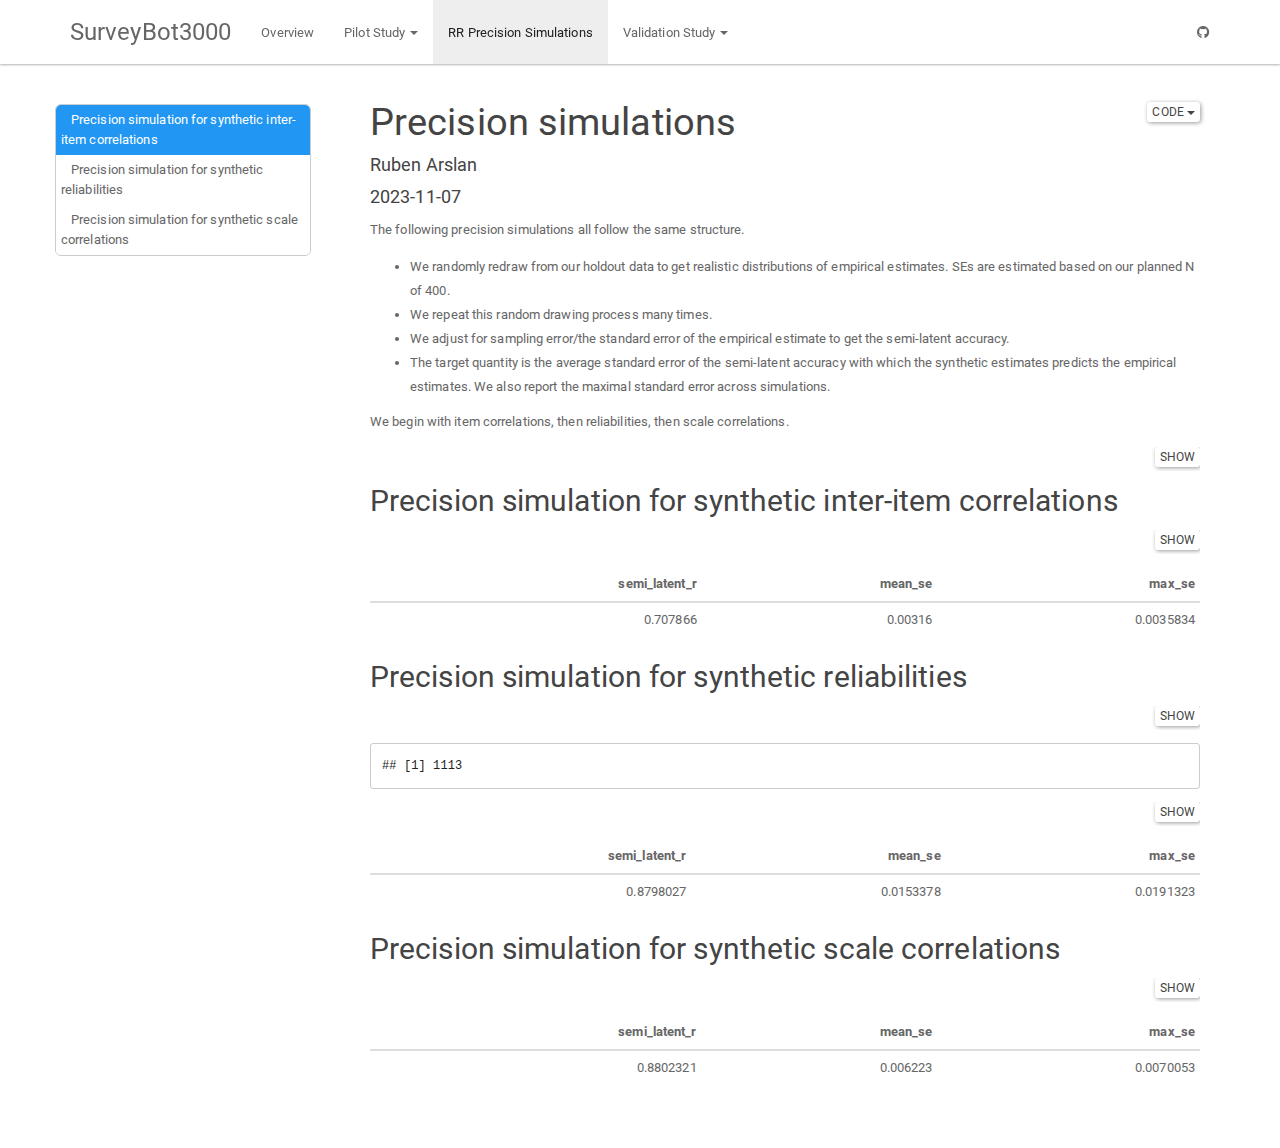
<file: 3_rr_precision_simulations.html>
<!DOCTYPE html>

<html>

<head>

<meta charset="utf-8" />
<meta name="generator" content="pandoc" />
<meta http-equiv="X-UA-Compatible" content="IE=EDGE" />


<meta name="author" content="Ruben Arslan" />

<meta name="date" content="2023-11-07" />

<title>Precision simulations</title>

<script src="site_libs/header-attrs-2.29/header-attrs.js"></script>
<script src="site_libs/jquery-3.6.0/jquery-3.6.0.min.js"></script>
<meta name="viewport" content="width=device-width, initial-scale=1" />
<link href="site_libs/bootstrap-3.3.5/css/paper.min.css" rel="stylesheet" />
<script src="site_libs/bootstrap-3.3.5/js/bootstrap.min.js"></script>
<script src="site_libs/bootstrap-3.3.5/shim/html5shiv.min.js"></script>
<script src="site_libs/bootstrap-3.3.5/shim/respond.min.js"></script>
<style>h1 {font-size: 34px;}
       h1.title {font-size: 38px;}
       h2 {font-size: 30px;}
       h3 {font-size: 24px;}
       h4 {font-size: 18px;}
       h5 {font-size: 16px;}
       h6 {font-size: 12px;}
       code {color: inherit; background-color: rgba(0, 0, 0, 0.04);}
       pre:not([class]) { background-color: white }</style>
<script src="site_libs/jqueryui-1.13.2/jquery-ui.min.js"></script>
<link href="site_libs/tocify-1.9.1/jquery.tocify.css" rel="stylesheet" />
<script src="site_libs/tocify-1.9.1/jquery.tocify.js"></script>
<script src="site_libs/navigation-1.1/tabsets.js"></script>
<script src="site_libs/navigation-1.1/codefolding.js"></script>
<script src="site_libs/navigation-1.1/sourceembed.js"></script>
<link href="site_libs/font-awesome-6.4.2/css/all.min.css" rel="stylesheet" />
<link href="site_libs/font-awesome-6.4.2/css/v4-shims.min.css" rel="stylesheet" />

<style type="text/css">
  code{white-space: pre-wrap;}
  span.smallcaps{font-variant: small-caps;}
  span.underline{text-decoration: underline;}
  div.column{display: inline-block; vertical-align: top; width: 50%;}
  div.hanging-indent{margin-left: 1.5em; text-indent: -1.5em;}
  ul.task-list{list-style: none;}
    </style>



<style type="text/css">
  code {
    white-space: pre;
  }
  .sourceCode {
    overflow: visible;
  }
</style>
<style type="text/css" data-origin="pandoc">
pre > code.sourceCode { white-space: pre; position: relative; }
pre > code.sourceCode > span { line-height: 1.25; }
pre > code.sourceCode > span:empty { height: 1.2em; }
.sourceCode { overflow: visible; }
code.sourceCode > span { color: inherit; text-decoration: inherit; }
div.sourceCode { margin: 1em 0; }
pre.sourceCode { margin: 0; }
@media screen {
div.sourceCode { overflow: auto; }
}
@media print {
pre > code.sourceCode { white-space: pre-wrap; }
pre > code.sourceCode > span { display: inline-block; text-indent: -5em; padding-left: 5em; }
}
pre.numberSource code
  { counter-reset: source-line 0; }
pre.numberSource code > span
  { position: relative; left: -4em; counter-increment: source-line; }
pre.numberSource code > span > a:first-child::before
  { content: counter(source-line);
    position: relative; left: -1em; text-align: right; vertical-align: baseline;
    border: none; display: inline-block;
    -webkit-touch-callout: none; -webkit-user-select: none;
    -khtml-user-select: none; -moz-user-select: none;
    -ms-user-select: none; user-select: none;
    padding: 0 4px; width: 4em;
  }
pre.numberSource { margin-left: 3em;  padding-left: 4px; }
div.sourceCode
  { color: #cccccc; background-color: #303030; }
@media screen {
pre > code.sourceCode > span > a:first-child::before { text-decoration: underline; }
}
code span.al { color: #ffcfaf; } /* Alert */
code span.an { color: #7f9f7f; font-weight: bold; } /* Annotation */
code span.at { } /* Attribute */
code span.bn { color: #dca3a3; } /* BaseN */
code span.bu { } /* BuiltIn */
code span.cf { color: #f0dfaf; } /* ControlFlow */
code span.ch { color: #dca3a3; } /* Char */
code span.cn { color: #dca3a3; font-weight: bold; } /* Constant */
code span.co { color: #7f9f7f; } /* Comment */
code span.cv { color: #7f9f7f; font-weight: bold; } /* CommentVar */
code span.do { color: #7f9f7f; } /* Documentation */
code span.dt { color: #dfdfbf; } /* DataType */
code span.dv { color: #dcdccc; } /* DecVal */
code span.er { color: #c3bf9f; } /* Error */
code span.ex { } /* Extension */
code span.fl { color: #c0bed1; } /* Float */
code span.fu { color: #efef8f; } /* Function */
code span.im { } /* Import */
code span.in { color: #7f9f7f; font-weight: bold; } /* Information */
code span.kw { color: #f0dfaf; } /* Keyword */
code span.op { color: #f0efd0; } /* Operator */
code span.ot { color: #efef8f; } /* Other */
code span.pp { color: #ffcfaf; font-weight: bold; } /* Preprocessor */
code span.sc { color: #dca3a3; } /* SpecialChar */
code span.ss { color: #cc9393; } /* SpecialString */
code span.st { color: #cc9393; } /* String */
code span.va { } /* Variable */
code span.vs { color: #cc9393; } /* VerbatimString */
code span.wa { color: #7f9f7f; font-weight: bold; } /* Warning */

.sourceCode .row {
  width: 100%;
}
.sourceCode {
  overflow-x: auto;
}
.code-folding-btn {
  margin-right: -30px;
}
</style>
<script>
// apply pandoc div.sourceCode style to pre.sourceCode instead
(function() {
  var sheets = document.styleSheets;
  for (var i = 0; i < sheets.length; i++) {
    if (sheets[i].ownerNode.dataset["origin"] !== "pandoc") continue;
    try { var rules = sheets[i].cssRules; } catch (e) { continue; }
    var j = 0;
    while (j < rules.length) {
      var rule = rules[j];
      // check if there is a div.sourceCode rule
      if (rule.type !== rule.STYLE_RULE || rule.selectorText !== "div.sourceCode") {
        j++;
        continue;
      }
      var style = rule.style.cssText;
      // check if color or background-color is set
      if (rule.style.color === '' && rule.style.backgroundColor === '') {
        j++;
        continue;
      }
      // replace div.sourceCode by a pre.sourceCode rule
      sheets[i].deleteRule(j);
      sheets[i].insertRule('pre.sourceCode{' + style + '}', j);
    }
  }
})();
</script>


<style type="text/css">
#rmd-source-code {
  display: none;
}
</style>





<style type = "text/css">
.main-container {
  max-width: 940px;
  margin-left: auto;
  margin-right: auto;
}
img {
  max-width:100%;
}
.tabbed-pane {
  padding-top: 12px;
}
.html-widget {
  margin-bottom: 20px;
}
button.code-folding-btn:focus {
  outline: none;
}
summary {
  display: list-item;
}
details > summary > p:only-child {
  display: inline;
}
pre code {
  padding: 0;
}
</style>


<style type="text/css">
.dropdown-submenu {
  position: relative;
}
.dropdown-submenu>.dropdown-menu {
  top: 0;
  left: 100%;
  margin-top: -6px;
  margin-left: -1px;
  border-radius: 0 6px 6px 6px;
}
.dropdown-submenu:hover>.dropdown-menu {
  display: block;
}
.dropdown-submenu>a:after {
  display: block;
  content: " ";
  float: right;
  width: 0;
  height: 0;
  border-color: transparent;
  border-style: solid;
  border-width: 5px 0 5px 5px;
  border-left-color: #cccccc;
  margin-top: 5px;
  margin-right: -10px;
}
.dropdown-submenu:hover>a:after {
  border-left-color: #adb5bd;
}
.dropdown-submenu.pull-left {
  float: none;
}
.dropdown-submenu.pull-left>.dropdown-menu {
  left: -100%;
  margin-left: 10px;
  border-radius: 6px 0 6px 6px;
}
</style>

<script type="text/javascript">
// manage active state of menu based on current page
$(document).ready(function () {
  // active menu anchor
  href = window.location.pathname
  href = href.substr(href.lastIndexOf('/') + 1)
  if (href === "")
    href = "index.html";
  var menuAnchor = $('a[href="' + href + '"]');

  // mark the anchor link active (and if it's in a dropdown, also mark that active)
  var dropdown = menuAnchor.closest('li.dropdown');
  if (window.bootstrap) { // Bootstrap 4+
    menuAnchor.addClass('active');
    dropdown.find('> .dropdown-toggle').addClass('active');
  } else { // Bootstrap 3
    menuAnchor.parent().addClass('active');
    dropdown.addClass('active');
  }

  // Navbar adjustments
  var navHeight = $(".navbar").first().height() + 15;
  var style = document.createElement('style');
  var pt = "padding-top: " + navHeight + "px; ";
  var mt = "margin-top: -" + navHeight + "px; ";
  var css = "";
  // offset scroll position for anchor links (for fixed navbar)
  for (var i = 1; i <= 6; i++) {
    css += ".section h" + i + "{ " + pt + mt + "}\n";
  }
  style.innerHTML = "body {" + pt + "padding-bottom: 40px; }\n" + css;
  document.head.appendChild(style);
});
</script>

<!-- tabsets -->

<style type="text/css">
.tabset-dropdown > .nav-tabs {
  display: inline-table;
  max-height: 500px;
  min-height: 44px;
  overflow-y: auto;
  border: 1px solid #ddd;
  border-radius: 4px;
}

.tabset-dropdown > .nav-tabs > li.active:before, .tabset-dropdown > .nav-tabs.nav-tabs-open:before {
  content: "\e259";
  font-family: 'Glyphicons Halflings';
  display: inline-block;
  padding: 10px;
  border-right: 1px solid #ddd;
}

.tabset-dropdown > .nav-tabs.nav-tabs-open > li.active:before {
  content: "\e258";
  font-family: 'Glyphicons Halflings';
  border: none;
}

.tabset-dropdown > .nav-tabs > li.active {
  display: block;
}

.tabset-dropdown > .nav-tabs > li > a,
.tabset-dropdown > .nav-tabs > li > a:focus,
.tabset-dropdown > .nav-tabs > li > a:hover {
  border: none;
  display: inline-block;
  border-radius: 4px;
  background-color: transparent;
}

.tabset-dropdown > .nav-tabs.nav-tabs-open > li {
  display: block;
  float: none;
}

.tabset-dropdown > .nav-tabs > li {
  display: none;
}
</style>

<!-- code folding -->
<style type="text/css">
.code-folding-btn { margin-bottom: 4px; }
</style>



<style type="text/css">

#TOC {
  margin: 25px 0px 20px 0px;
}
@media (max-width: 768px) {
#TOC {
  position: relative;
  width: 100%;
}
}

@media print {
.toc-content {
  /* see https://github.com/w3c/csswg-drafts/issues/4434 */
  float: right;
}
}

.toc-content {
  padding-left: 30px;
  padding-right: 40px;
}

div.main-container {
  max-width: 1200px;
}

div.tocify {
  width: 20%;
  max-width: 260px;
  max-height: 85%;
}

@media (min-width: 768px) and (max-width: 991px) {
  div.tocify {
    width: 25%;
  }
}

@media (max-width: 767px) {
  div.tocify {
    width: 100%;
    max-width: none;
  }
}

.tocify ul, .tocify li {
  line-height: 20px;
}

.tocify-subheader .tocify-item {
  font-size: 0.90em;
}

.tocify .list-group-item {
  border-radius: 0px;
}


</style>



</head>

<body>


<div class="container-fluid main-container">


<!-- setup 3col/9col grid for toc_float and main content  -->
<div class="row">
<div class="col-xs-12 col-sm-4 col-md-3">
<div id="TOC" class="tocify">
</div>
</div>

<div class="toc-content col-xs-12 col-sm-8 col-md-9">




<div class="navbar navbar-default  navbar-fixed-top" role="navigation">
  <div class="container">
    <div class="navbar-header">
      <button type="button" class="navbar-toggle collapsed" data-toggle="collapse" data-bs-toggle="collapse" data-target="#navbar" data-bs-target="#navbar">
        <span class="icon-bar"></span>
        <span class="icon-bar"></span>
        <span class="icon-bar"></span>
      </button>
      <a class="navbar-brand" href="index.html">SurveyBot3000</a>
    </div>
    <div id="navbar" class="navbar-collapse collapse">
      <ul class="nav navbar-nav">
        <li>
  <a href="index.html">Overview</a>
</li>
<li class="dropdown">
  <a href="#" class="dropdown-toggle" data-toggle="dropdown" role="button" data-bs-toggle="dropdown" aria-expanded="false">
    Pilot Study
     
    <span class="caret"></span>
  </a>
  <ul class="dropdown-menu" role="menu">
    <li>
      <a href="1_vector_to_cosine.html">Import and prepare data</a>
    </li>
    <li>
      <a href="pilot_study.html">Pilot Study Results</a>
    </li>
    <li>
      <a href="2_interactive_item_plot.html">Interactive Item Plot</a>
    </li>
  </ul>
</li>
<li>
  <a href="3_rr_precision_simulations.html">RR Precision Simulations</a>
</li>
<li class="dropdown">
  <a href="#" class="dropdown-toggle" data-toggle="dropdown" role="button" data-bs-toggle="dropdown" aria-expanded="false">
    Validation Study
     
    <span class="caret"></span>
  </a>
  <ul class="dropdown-menu" role="menu">
    <li>
      <a href="1_import_validation_study.html">Import and prepare data</a>
    </li>
    <li>
      <a href="codebook.html">Codebook</a>
    </li>
    <li>
      <a href="validation_study.html">Validation Study Results</a>
    </li>
    <li>
      <a href="2_interactive_item_plot_rr.html">Interactive Item Plot (RR)</a>
    </li>
  </ul>
</li>
      </ul>
      <ul class="nav navbar-nav navbar-right">
        <li>
  <a href="https://github.com/synth-science/surveybot3000">
    <span class="fa fa-github"></span>
     
    
  </a>
</li>
      </ul>
    </div><!--/.nav-collapse -->
  </div><!--/.container -->
</div><!--/.navbar -->

<div id="header">

<div class="btn-group pull-right float-right">
<button type="button" class="btn btn-default btn-xs btn-secondary btn-sm dropdown-toggle" data-toggle="dropdown" data-bs-toggle="dropdown" aria-haspopup="true" aria-expanded="false"><span>Code</span> <span class="caret"></span></button>
<ul class="dropdown-menu dropdown-menu-right" style="min-width: 50px;">
<li><a id="rmd-show-all-code" href="#">Show All Code</a></li>
<li><a id="rmd-hide-all-code" href="#">Hide All Code</a></li>
<li role="separator" class="divider"></li>
<li><a id="rmd-download-source" href="#">Download Rmd</a></li>
</ul>
</div>



<h1 class="title toc-ignore">Precision simulations</h1>
<h4 class="author">Ruben Arslan</h4>
<h4 class="date">2023-11-07</h4>

</div>


<p>The following precision simulations all follow the same
structure.</p>
<ul>
<li>We randomly redraw from our holdout data to get realistic
distributions of empirical estimates. SEs are estimated based on our
planned N of 400.</li>
<li>We repeat this random drawing process many times.</li>
<li>We adjust for sampling error/the standard error of the empirical
estimate to get the semi-latent accuracy.</li>
<li>The target quantity is the average standard error of the semi-latent
accuracy with which the synthetic estimates predicts the empirical
estimates. We also report the maximal standard error across
simulations.</li>
</ul>
<p>We begin with item correlations, then reliabilities, then scale
correlations.</p>
<div class="sourceCode" id="cb1"><pre class="sourceCode r"><code class="sourceCode r"><span id="cb1-1"><a href="#cb1-1" tabindex="-1"></a>knitr<span class="sc">::</span>opts_chunk<span class="sc">$</span><span class="fu">set</span>(<span class="at">echo =</span> <span class="cn">TRUE</span>, <span class="at">error =</span> T, <span class="at">warning =</span> F, <span class="at">message =</span> F)</span>
<span id="cb1-2"><a href="#cb1-2" tabindex="-1"></a></span>
<span id="cb1-3"><a href="#cb1-3" tabindex="-1"></a><span class="co"># Libraries and Settings</span></span>
<span id="cb1-4"><a href="#cb1-4" tabindex="-1"></a></span>
<span id="cb1-5"><a href="#cb1-5" tabindex="-1"></a><span class="co"># Libs ---------------------------</span></span>
<span id="cb1-6"><a href="#cb1-6" tabindex="-1"></a><span class="fu">library</span>(tidyverse)</span>
<span id="cb1-7"><a href="#cb1-7" tabindex="-1"></a><span class="fu">library</span>(arrow)</span>
<span id="cb1-8"><a href="#cb1-8" tabindex="-1"></a><span class="fu">library</span>(glue)</span>
<span id="cb1-9"><a href="#cb1-9" tabindex="-1"></a><span class="fu">library</span>(psych)</span>
<span id="cb1-10"><a href="#cb1-10" tabindex="-1"></a><span class="fu">library</span>(lavaan)</span>
<span id="cb1-11"><a href="#cb1-11" tabindex="-1"></a><span class="fu">library</span>(ggplot2)</span>
<span id="cb1-12"><a href="#cb1-12" tabindex="-1"></a><span class="fu">library</span>(plotly)</span>
<span id="cb1-13"><a href="#cb1-13" tabindex="-1"></a><span class="fu">library</span>(gridExtra)</span>
<span id="cb1-14"><a href="#cb1-14" tabindex="-1"></a><span class="fu">library</span>(semTools)</span>
<span id="cb1-15"><a href="#cb1-15" tabindex="-1"></a><span class="fu">library</span>(semPlot)</span>
<span id="cb1-16"><a href="#cb1-16" tabindex="-1"></a></span>
<span id="cb1-17"><a href="#cb1-17" tabindex="-1"></a>model_name <span class="ot">=</span> <span class="st">&quot;ItemSimilarityTraining-20240502-trial12&quot;</span></span>
<span id="cb1-18"><a href="#cb1-18" tabindex="-1"></a><span class="co">#model_name = &quot;item-similarity-20231018-122504&quot;</span></span>
<span id="cb1-19"><a href="#cb1-19" tabindex="-1"></a>pretrained_model_name <span class="ot">=</span> <span class="st">&quot;all-mpnet-base-v2&quot;</span></span>
<span id="cb1-20"><a href="#cb1-20" tabindex="-1"></a></span>
<span id="cb1-21"><a href="#cb1-21" tabindex="-1"></a>data_path <span class="ot">=</span> <span class="fu">glue</span>(<span class="st">&quot;./&quot;</span>)</span>
<span id="cb1-22"><a href="#cb1-22" tabindex="-1"></a>pretrained_data_path <span class="ot">=</span> <span class="fu">glue</span>(<span class="st">&quot;./&quot;</span>)</span>
<span id="cb1-23"><a href="#cb1-23" tabindex="-1"></a></span>
<span id="cb1-24"><a href="#cb1-24" tabindex="-1"></a><span class="fu">set.seed</span>(<span class="dv">42</span>)</span>
<span id="cb1-25"><a href="#cb1-25" tabindex="-1"></a></span>
<span id="cb1-26"><a href="#cb1-26" tabindex="-1"></a>number_of_items <span class="ot">&lt;-</span> <span class="dv">246</span></span>
<span id="cb1-27"><a href="#cb1-27" tabindex="-1"></a>number_of_scales <span class="ot">&lt;-</span> <span class="dv">76</span></span>
<span id="cb1-28"><a href="#cb1-28" tabindex="-1"></a>number_of_scales_with_more_than_3_items <span class="ot">&lt;-</span> <span class="dv">56</span></span>
<span id="cb1-29"><a href="#cb1-29" tabindex="-1"></a>combinations_items <span class="ot">&lt;-</span> <span class="fu">choose</span>(number_of_items, <span class="dv">2</span>)</span>
<span id="cb1-30"><a href="#cb1-30" tabindex="-1"></a>combinations_scales <span class="ot">&lt;-</span> <span class="fu">choose</span>(number_of_scales_with_more_than_3_items, <span class="dv">2</span>)</span>
<span id="cb1-31"><a href="#cb1-31" tabindex="-1"></a>scale_subscale_pairs <span class="ot">&lt;-</span> <span class="dv">38</span></span>
<span id="cb1-32"><a href="#cb1-32" tabindex="-1"></a>combinations_scales <span class="ot">&lt;-</span> combinations_scales <span class="sc">-</span> scale_subscale_pairs <span class="co"># after eliminating scale-subscale pairs</span></span>
<span id="cb1-33"><a href="#cb1-33" tabindex="-1"></a>planned_N <span class="ot">&lt;-</span> <span class="dv">400</span></span></code></pre></div>
<div id="precision-simulation-for-synthetic-inter-item-correlations"
class="section level2">
<h2>Precision simulation for synthetic inter-item correlations</h2>
<div class="sourceCode" id="cb2"><pre class="sourceCode r"><code class="sourceCode r"><span id="cb2-1"><a href="#cb2-1" tabindex="-1"></a>holdout <span class="ot">&lt;-</span> arrow<span class="sc">::</span><span class="fu">read_feather</span>(<span class="at">file =</span> <span class="fu">file.path</span>(data_path, <span class="fu">glue</span>(<span class="st">&quot;data/intermediate/{model_name}.raw.osf-bainbridge-2021-s2-0.item_correlations.feather&quot;</span>)))</span>
<span id="cb2-2"><a href="#cb2-2" tabindex="-1"></a></span>
<span id="cb2-3"><a href="#cb2-3" tabindex="-1"></a>holdout_mapping_data <span class="ot">=</span> arrow<span class="sc">::</span><span class="fu">read_feather</span>(</span>
<span id="cb2-4"><a href="#cb2-4" tabindex="-1"></a>  <span class="at">file =</span> <span class="fu">file.path</span>(data_path, <span class="fu">glue</span>(<span class="st">&quot;{model_name}.raw.osf-bainbridge-2021-s2-0.mapping2.feather&quot;</span>))</span>
<span id="cb2-5"><a href="#cb2-5" tabindex="-1"></a>) <span class="sc">%&gt;%</span></span>
<span id="cb2-6"><a href="#cb2-6" tabindex="-1"></a>  <span class="fu">rename</span>(<span class="at">scale_0 =</span> scale0,</span>
<span id="cb2-7"><a href="#cb2-7" tabindex="-1"></a>         <span class="at">scale_1 =</span> scale1)</span>
<span id="cb2-8"><a href="#cb2-8" tabindex="-1"></a></span>
<span id="cb2-9"><a href="#cb2-9" tabindex="-1"></a>scales <span class="ot">&lt;-</span> arrow<span class="sc">::</span><span class="fu">read_feather</span>(<span class="fu">file.path</span>(data_path, <span class="fu">glue</span>(<span class="st">&quot;{model_name}.raw.osf-bainbridge-2021-s2-0.scales.feather&quot;</span>))</span>
<span id="cb2-10"><a href="#cb2-10" tabindex="-1"></a>)</span>
<span id="cb2-11"><a href="#cb2-11" tabindex="-1"></a></span>
<span id="cb2-12"><a href="#cb2-12" tabindex="-1"></a>holdout_llm <span class="ot">&lt;-</span> holdout <span class="sc">%&gt;%</span></span>
<span id="cb2-13"><a href="#cb2-13" tabindex="-1"></a>  <span class="fu">left_join</span>(holdout_mapping_data <span class="sc">%&gt;%</span> <span class="fu">select</span>(<span class="at">variable_1 =</span> variable, <span class="at">InstrumentA =</span> instrument, <span class="at">ScaleA =</span> scale_0, <span class="at">SubscaleA =</span> scale_1)) <span class="sc">%&gt;%</span></span>
<span id="cb2-14"><a href="#cb2-14" tabindex="-1"></a>  <span class="fu">left_join</span>(holdout_mapping_data <span class="sc">%&gt;%</span> <span class="fu">select</span>(<span class="at">variable_2 =</span> variable, <span class="at">InstrumentA =</span> instrument, <span class="at">ScaleA =</span> scale_0, <span class="at">SubscaleA =</span> scale_1))</span>
<span id="cb2-15"><a href="#cb2-15" tabindex="-1"></a></span>
<span id="cb2-16"><a href="#cb2-16" tabindex="-1"></a>sim_results <span class="ot">&lt;-</span> <span class="fu">tibble</span>()</span>
<span id="cb2-17"><a href="#cb2-17" tabindex="-1"></a><span class="fu">library</span>(lavaan)</span>
<span id="cb2-18"><a href="#cb2-18" tabindex="-1"></a></span>
<span id="cb2-19"><a href="#cb2-19" tabindex="-1"></a><span class="cf">for</span>(i <span class="cf">in</span> <span class="dv">1</span><span class="sc">:</span><span class="dv">500</span>) {</span>
<span id="cb2-20"><a href="#cb2-20" tabindex="-1"></a>  items <span class="ot">&lt;-</span> holdout <span class="sc">%&gt;%</span> <span class="fu">select</span>(variable_1) <span class="sc">%&gt;%</span> <span class="fu">distinct</span>() <span class="sc">%&gt;%</span> <span class="fu">sample_n</span>(number_of_items) <span class="sc">%&gt;%</span> <span class="fu">pull</span>(variable_1)</span>
<span id="cb2-21"><a href="#cb2-21" tabindex="-1"></a></span>
<span id="cb2-22"><a href="#cb2-22" tabindex="-1"></a>  subset <span class="ot">&lt;-</span> holdout <span class="sc">%&gt;%</span> <span class="fu">filter</span>(variable_1 <span class="sc">%in%</span> items, variable_2 <span class="sc">%in%</span> items)</span>
<span id="cb2-23"><a href="#cb2-23" tabindex="-1"></a></span>
<span id="cb2-24"><a href="#cb2-24" tabindex="-1"></a>  N <span class="ot">&lt;-</span> planned_N</span>
<span id="cb2-25"><a href="#cb2-25" tabindex="-1"></a>  subset <span class="ot">&lt;-</span> subset <span class="sc">%&gt;%</span> <span class="fu">mutate</span>(<span class="at">se =</span> (<span class="dv">1</span> <span class="sc">-</span> empirical_r<span class="sc">^</span><span class="dv">2</span>)<span class="sc">/</span><span class="fu">sqrt</span>(N <span class="sc">-</span> <span class="dv">3</span>))</span>
<span id="cb2-26"><a href="#cb2-26" tabindex="-1"></a>  se2 <span class="ot">&lt;-</span> <span class="fu">mean</span>(subset<span class="sc">$</span>se<span class="sc">^</span><span class="dv">2</span>)</span>
<span id="cb2-27"><a href="#cb2-27" tabindex="-1"></a></span>
<span id="cb2-28"><a href="#cb2-28" tabindex="-1"></a>  r <span class="ot">&lt;-</span> broom<span class="sc">::</span><span class="fu">tidy</span>(<span class="fu">cor.test</span>(subset<span class="sc">$</span>empirical_r, subset<span class="sc">$</span>synthetic_r))</span>
<span id="cb2-29"><a href="#cb2-29" tabindex="-1"></a></span>
<span id="cb2-30"><a href="#cb2-30" tabindex="-1"></a>  model <span class="ot">&lt;-</span> <span class="fu">paste0</span>(<span class="st">&#39;</span></span>
<span id="cb2-31"><a href="#cb2-31" tabindex="-1"></a><span class="st">    # Latent variables</span></span>
<span id="cb2-32"><a href="#cb2-32" tabindex="-1"></a><span class="st">    PearsonLatent =~ 1*empirical_r</span></span>
<span id="cb2-33"><a href="#cb2-33" tabindex="-1"></a></span>
<span id="cb2-34"><a href="#cb2-34" tabindex="-1"></a><span class="st">    # Fixing error variances based on known standard errors</span></span>
<span id="cb2-35"><a href="#cb2-35" tabindex="-1"></a><span class="st">    empirical_r ~~ &#39;</span>,se2,<span class="st">&#39;*empirical_r</span></span>
<span id="cb2-36"><a href="#cb2-36" tabindex="-1"></a></span>
<span id="cb2-37"><a href="#cb2-37" tabindex="-1"></a><span class="st">    # Relationship between latent variables</span></span>
<span id="cb2-38"><a href="#cb2-38" tabindex="-1"></a><span class="st">    PearsonLatent ~~ synthetic_r</span></span>
<span id="cb2-39"><a href="#cb2-39" tabindex="-1"></a><span class="st">  &#39;</span>)</span>
<span id="cb2-40"><a href="#cb2-40" tabindex="-1"></a></span>
<span id="cb2-41"><a href="#cb2-41" tabindex="-1"></a>  fit <span class="ot">&lt;-</span> <span class="fu">sem</span>(model, <span class="at">data =</span> subset)</span>
<span id="cb2-42"><a href="#cb2-42" tabindex="-1"></a></span>
<span id="cb2-43"><a href="#cb2-43" tabindex="-1"></a>  sim_results <span class="ot">&lt;-</span> <span class="fu">bind_rows</span>(sim_results,</span>
<span id="cb2-44"><a href="#cb2-44" tabindex="-1"></a>    <span class="fu">standardizedsolution</span>(fit) <span class="sc">%&gt;%</span> <span class="fu">filter</span>(lhs <span class="sc">==</span> <span class="st">&quot;PearsonLatent&quot;</span>, rhs <span class="sc">==</span>  <span class="st">&quot;synthetic_r&quot;</span>)</span>
<span id="cb2-45"><a href="#cb2-45" tabindex="-1"></a>  )</span>
<span id="cb2-46"><a href="#cb2-46" tabindex="-1"></a>}</span>
<span id="cb2-47"><a href="#cb2-47" tabindex="-1"></a></span>
<span id="cb2-48"><a href="#cb2-48" tabindex="-1"></a>sim_results <span class="sc">%&gt;%</span> <span class="fu">summarise</span>(<span class="at">semi_latent_r =</span> <span class="fu">mean</span>(est.std), <span class="at">mean_se =</span> <span class="fu">sqrt</span>(<span class="fu">mean</span>(se<span class="sc">^</span><span class="dv">2</span>)), <span class="at">max_se =</span> <span class="fu">max</span>(se)) <span class="sc">%&gt;%</span> </span>
<span id="cb2-49"><a href="#cb2-49" tabindex="-1"></a>  knitr<span class="sc">::</span><span class="fu">kable</span>()</span></code></pre></div>
<table>
<thead>
<tr class="header">
<th align="right">semi_latent_r</th>
<th align="right">mean_se</th>
<th align="right">max_se</th>
</tr>
</thead>
<tbody>
<tr class="odd">
<td align="right">0.707866</td>
<td align="right">0.00316</td>
<td align="right">0.0035834</td>
</tr>
</tbody>
</table>
</div>
<div id="precision-simulation-for-synthetic-reliabilities"
class="section level2">
<h2>Precision simulation for synthetic reliabilities</h2>
<div class="sourceCode" id="cb3"><pre class="sourceCode r"><code class="sourceCode r"><span id="cb3-1"><a href="#cb3-1" tabindex="-1"></a><span class="fu">source</span>(<span class="st">&quot;global_functions.R&quot;</span>)</span>
<span id="cb3-2"><a href="#cb3-2" tabindex="-1"></a>holdout_human_data <span class="ot">=</span> arrow<span class="sc">::</span><span class="fu">read_feather</span>(</span>
<span id="cb3-3"><a href="#cb3-3" tabindex="-1"></a>  <span class="at">file =</span> <span class="fu">file.path</span>(data_path, <span class="fu">glue</span>(<span class="st">&quot;{model_name}.raw.osf-bainbridge-2021-s2-0.human.feather&quot;</span>))</span>
<span id="cb3-4"><a href="#cb3-4" tabindex="-1"></a>)</span>
<span id="cb3-5"><a href="#cb3-5" tabindex="-1"></a>holdout_human_data <span class="ot">&lt;-</span> holdout_human_data <span class="sc">%&gt;%</span> haven<span class="sc">::</span><span class="fu">zap_labels</span>()</span>
<span id="cb3-6"><a href="#cb3-6" tabindex="-1"></a></span>
<span id="cb3-7"><a href="#cb3-7" tabindex="-1"></a>cors_llm <span class="ot">&lt;-</span> holdout_llm <span class="sc">%&gt;%</span></span>
<span id="cb3-8"><a href="#cb3-8" tabindex="-1"></a>  <span class="fu">select</span>(<span class="at">x =</span> variable_1, <span class="at">y =</span> variable_2, <span class="at">r =</span> synthetic_r) <span class="sc">%&gt;%</span></span>
<span id="cb3-9"><a href="#cb3-9" tabindex="-1"></a>  <span class="fu">as.data.frame</span>() <span class="sc">|&gt;</span></span>
<span id="cb3-10"><a href="#cb3-10" tabindex="-1"></a>  igraph<span class="sc">::</span><span class="fu">graph_from_data_frame</span>(<span class="at">directed =</span> <span class="cn">FALSE</span>) <span class="sc">|&gt;</span></span>
<span id="cb3-11"><a href="#cb3-11" tabindex="-1"></a>  igraph<span class="sc">::</span><span class="fu">as_adjacency_matrix</span>(<span class="at">attr =</span> <span class="st">&quot;r&quot;</span>, <span class="at">sparse =</span> <span class="cn">FALSE</span>)</span>
<span id="cb3-12"><a href="#cb3-12" tabindex="-1"></a><span class="fu">diag</span>(cors_llm) <span class="ot">&lt;-</span> <span class="dv">1</span></span>
<span id="cb3-13"><a href="#cb3-13" tabindex="-1"></a></span>
<span id="cb3-14"><a href="#cb3-14" tabindex="-1"></a>cors_real <span class="ot">&lt;-</span> holdout_llm <span class="sc">%&gt;%</span></span>
<span id="cb3-15"><a href="#cb3-15" tabindex="-1"></a>  <span class="fu">select</span>(<span class="at">x =</span> variable_1, <span class="at">y =</span> variable_2, <span class="at">r =</span> empirical_r) <span class="sc">%&gt;%</span></span>
<span id="cb3-16"><a href="#cb3-16" tabindex="-1"></a>  <span class="fu">as.data.frame</span>() <span class="sc">|&gt;</span></span>
<span id="cb3-17"><a href="#cb3-17" tabindex="-1"></a>  igraph<span class="sc">::</span><span class="fu">graph_from_data_frame</span>(<span class="at">directed =</span> <span class="cn">FALSE</span>) <span class="sc">|&gt;</span></span>
<span id="cb3-18"><a href="#cb3-18" tabindex="-1"></a>  igraph<span class="sc">::</span><span class="fu">as_adjacency_matrix</span>(<span class="at">attr =</span> <span class="st">&quot;r&quot;</span>, <span class="at">sparse =</span> <span class="cn">FALSE</span>)</span>
<span id="cb3-19"><a href="#cb3-19" tabindex="-1"></a><span class="fu">diag</span>(cors_real) <span class="ot">&lt;-</span> <span class="dv">1</span></span>
<span id="cb3-20"><a href="#cb3-20" tabindex="-1"></a></span>
<span id="cb3-21"><a href="#cb3-21" tabindex="-1"></a>mapping_data <span class="ot">&lt;-</span> holdout_mapping_data</span>
<span id="cb3-22"><a href="#cb3-22" tabindex="-1"></a>items_by_scale <span class="ot">&lt;-</span> <span class="fu">bind_rows</span>(</span>
<span id="cb3-23"><a href="#cb3-23" tabindex="-1"></a>  scales <span class="sc">%&gt;%</span> <span class="fu">filter</span>(scale_1 <span class="sc">==</span> <span class="st">&quot;&quot;</span>) <span class="sc">%&gt;%</span> <span class="fu">left_join</span>(mapping_data <span class="sc">%&gt;%</span> <span class="fu">select</span>(<span class="sc">-</span>scale_1), <span class="at">by =</span> <span class="fu">c</span>(<span class="st">&quot;instrument&quot;</span>, <span class="st">&quot;scale_0&quot;</span>)),</span>
<span id="cb3-24"><a href="#cb3-24" tabindex="-1"></a>  scales <span class="sc">%&gt;%</span> <span class="fu">filter</span>(scale_1 <span class="sc">!=</span> <span class="st">&quot;&quot;</span>) <span class="sc">%&gt;%</span> <span class="fu">left_join</span>(mapping_data, <span class="at">by =</span> <span class="fu">c</span>(<span class="st">&quot;instrument&quot;</span>, <span class="st">&quot;scale_0&quot;</span>, <span class="st">&quot;scale_1&quot;</span>))</span>
<span id="cb3-25"><a href="#cb3-25" tabindex="-1"></a>)</span>
<span id="cb3-26"><a href="#cb3-26" tabindex="-1"></a></span>
<span id="cb3-27"><a href="#cb3-27" tabindex="-1"></a>real_scales <span class="ot">&lt;-</span> items_by_scale <span class="sc">%&gt;%</span></span>
<span id="cb3-28"><a href="#cb3-28" tabindex="-1"></a>  <span class="fu">group_by</span>(scale) <span class="sc">%&gt;%</span></span>
<span id="cb3-29"><a href="#cb3-29" tabindex="-1"></a>  <span class="fu">summarise</span>(</span>
<span id="cb3-30"><a href="#cb3-30" tabindex="-1"></a>    <span class="at">items =</span> <span class="fu">list</span>(variable),</span>
<span id="cb3-31"><a href="#cb3-31" tabindex="-1"></a>    <span class="at">number_of_items =</span> <span class="fu">n_distinct</span>(variable),</span>
<span id="cb3-32"><a href="#cb3-32" tabindex="-1"></a>    <span class="at">keyed =</span> <span class="fu">first</span>(keyed),</span>
<span id="cb3-33"><a href="#cb3-33" tabindex="-1"></a>    <span class="at">lvn =</span> <span class="fu">paste</span>(<span class="fu">first</span>(scale), <span class="st">&quot; =~ &quot;</span>, <span class="fu">paste</span>(variable, <span class="at">collapse =</span> <span class="st">&quot; + &quot;</span>))) <span class="sc">%&gt;%</span></span>
<span id="cb3-34"><a href="#cb3-34" tabindex="-1"></a>  <span class="fu">group_by</span>(scale) <span class="sc">%&gt;%</span></span>
<span id="cb3-35"><a href="#cb3-35" tabindex="-1"></a>  <span class="fu">mutate</span>(<span class="at">reverse_items =</span> <span class="fu">list</span>(<span class="fu">find_reverse_items_by_first_item</span>(cors_real[<span class="fu">unlist</span>(items), <span class="fu">unlist</span>(items)], keyed))) <span class="sc">%&gt;%</span> </span>
<span id="cb3-36"><a href="#cb3-36" tabindex="-1"></a>  <span class="fu">drop_na</span>() <span class="sc">%&gt;%</span> </span>
<span id="cb3-37"><a href="#cb3-37" tabindex="-1"></a>  <span class="fu">ungroup</span>()</span>
<span id="cb3-38"><a href="#cb3-38" tabindex="-1"></a></span>
<span id="cb3-39"><a href="#cb3-39" tabindex="-1"></a>random_scales <span class="ot">&lt;-</span> <span class="fu">list</span>()</span>
<span id="cb3-40"><a href="#cb3-40" tabindex="-1"></a><span class="cf">for</span>(i <span class="cf">in</span> <span class="dv">1</span><span class="sc">:</span><span class="dv">1000</span>) {</span>
<span id="cb3-41"><a href="#cb3-41" tabindex="-1"></a>  n_items <span class="ot">&lt;-</span> <span class="fu">rpois</span>(<span class="dv">1</span>, <span class="fu">mean</span>(real_scales<span class="sc">$</span>number_of_items,<span class="at">na.rm =</span> T))</span>
<span id="cb3-42"><a href="#cb3-42" tabindex="-1"></a>  n_items <span class="ot">&lt;-</span> <span class="fu">if_else</span>(n_items <span class="sc">&lt;</span> <span class="dv">3</span>, <span class="dv">3</span>, n_items, <span class="dv">3</span>)</span>
<span id="cb3-43"><a href="#cb3-43" tabindex="-1"></a>  random_scales[[i]] <span class="ot">&lt;-</span> holdout_mapping_data <span class="sc">%&gt;%</span></span>
<span id="cb3-44"><a href="#cb3-44" tabindex="-1"></a>    <span class="fu">sample_n</span>(n_items) <span class="sc">%&gt;%</span></span>
<span id="cb3-45"><a href="#cb3-45" tabindex="-1"></a>    <span class="fu">mutate</span>(<span class="at">scale =</span> <span class="fu">paste0</span>(<span class="st">&quot;random&quot;</span>, i)) <span class="sc">%&gt;%</span></span>
<span id="cb3-46"><a href="#cb3-46" tabindex="-1"></a>    <span class="fu">group_by</span>(scale) <span class="sc">%&gt;%</span></span>
<span id="cb3-47"><a href="#cb3-47" tabindex="-1"></a>    <span class="fu">summarise</span>(</span>
<span id="cb3-48"><a href="#cb3-48" tabindex="-1"></a>      <span class="at">items =</span> <span class="fu">list</span>(variable),</span>
<span id="cb3-49"><a href="#cb3-49" tabindex="-1"></a>      <span class="at">number_of_items =</span> <span class="fu">n_distinct</span>(variable),</span>
<span id="cb3-50"><a href="#cb3-50" tabindex="-1"></a>      <span class="at">lvn =</span> <span class="fu">paste</span>(<span class="fu">first</span>(scale), <span class="st">&quot; =~ &quot;</span>, <span class="fu">paste</span>(variable, <span class="at">collapse =</span> <span class="st">&quot; + &quot;</span>))) <span class="sc">%&gt;%</span></span>
<span id="cb3-51"><a href="#cb3-51" tabindex="-1"></a>    <span class="fu">drop_na</span>() <span class="sc">%&gt;%</span> </span>
<span id="cb3-52"><a href="#cb3-52" tabindex="-1"></a>    <span class="fu">mutate</span>(<span class="at">keyed =</span> <span class="dv">1</span>)</span>
<span id="cb3-53"><a href="#cb3-53" tabindex="-1"></a>}</span>
<span id="cb3-54"><a href="#cb3-54" tabindex="-1"></a></span>
<span id="cb3-55"><a href="#cb3-55" tabindex="-1"></a>random_scales <span class="ot">&lt;-</span> <span class="fu">bind_rows</span>(random_scales) <span class="sc">%&gt;%</span> </span>
<span id="cb3-56"><a href="#cb3-56" tabindex="-1"></a>  <span class="fu">distinct</span>(items, <span class="at">.keep_all =</span> <span class="cn">TRUE</span>) <span class="sc">%&gt;%</span> </span>
<span id="cb3-57"><a href="#cb3-57" tabindex="-1"></a>  <span class="fu">rowwise</span>() <span class="sc">%&gt;%</span> </span>
<span id="cb3-58"><a href="#cb3-58" tabindex="-1"></a>  <span class="fu">mutate</span>(</span>
<span id="cb3-59"><a href="#cb3-59" tabindex="-1"></a>    <span class="at">reverse_items =</span> <span class="fu">list</span>(<span class="fu">randomly_choose_items_for_reversion</span>(items))</span>
<span id="cb3-60"><a href="#cb3-60" tabindex="-1"></a>    ) <span class="sc">%&gt;%</span> </span>
<span id="cb3-61"><a href="#cb3-61" tabindex="-1"></a>  <span class="fu">ungroup</span>()</span>
<span id="cb3-62"><a href="#cb3-62" tabindex="-1"></a></span>
<span id="cb3-63"><a href="#cb3-63" tabindex="-1"></a>scales <span class="ot">&lt;-</span> <span class="fu">bind_rows</span>(<span class="at">real =</span> real_scales, <span class="at">random =</span> random_scales, <span class="at">.id =</span> <span class="st">&quot;type&quot;</span>)</span>
<span id="cb3-64"><a href="#cb3-64" tabindex="-1"></a><span class="fu">n_distinct</span>(scales<span class="sc">$</span>scale)</span></code></pre></div>
<pre><code>## [1] 1113</code></pre>
<div class="sourceCode" id="cb5"><pre class="sourceCode r"><code class="sourceCode r"><span id="cb5-1"><a href="#cb5-1" tabindex="-1"></a>scales <span class="ot">&lt;-</span> scales <span class="sc">%&gt;%</span> <span class="fu">filter</span>(number_of_items <span class="sc">&gt;=</span> <span class="dv">3</span>)</span>
<span id="cb5-2"><a href="#cb5-2" tabindex="-1"></a>scales <span class="ot">&lt;-</span> scales <span class="sc">%&gt;%</span></span>
<span id="cb5-3"><a href="#cb5-3" tabindex="-1"></a>  <span class="fu">rowwise</span>() <span class="sc">%&gt;%</span></span>
<span id="cb5-4"><a href="#cb5-4" tabindex="-1"></a>  <span class="fu">mutate</span>(<span class="at">r_llm =</span> <span class="fu">list</span>(cors_llm[items, items]),</span>
<span id="cb5-5"><a href="#cb5-5" tabindex="-1"></a>         <span class="at">r_real =</span> <span class="fu">list</span>(cors_real[items, items]),</span>
<span id="cb5-6"><a href="#cb5-6" tabindex="-1"></a>         <span class="at">N_real =</span> holdout <span class="sc">%&gt;%</span> </span>
<span id="cb5-7"><a href="#cb5-7" tabindex="-1"></a>           <span class="fu">filter</span>(variable_1 <span class="sc">%in%</span> items, variable_2 <span class="sc">%in%</span> items) <span class="sc">%&gt;%</span> </span>
<span id="cb5-8"><a href="#cb5-8" tabindex="-1"></a>           <span class="fu">summarise</span>(<span class="at">min_n=</span><span class="fu">min</span>(pairwise_n)) <span class="sc">%&gt;%</span> <span class="fu">pull</span>(min_n)) <span class="sc">%&gt;%</span></span>
<span id="cb5-9"><a href="#cb5-9" tabindex="-1"></a>  <span class="fu">mutate</span>(</span>
<span id="cb5-10"><a href="#cb5-10" tabindex="-1"></a>    <span class="at">rel_real =</span> <span class="fu">list</span>(psych<span class="sc">::</span><span class="fu">alpha</span>(holdout_human_data[, items], <span class="at">keys =</span> reverse_items, <span class="at">n.iter =</span> <span class="dv">1000</span>)),</span>
<span id="cb5-11"><a href="#cb5-11" tabindex="-1"></a>    <span class="at">rel_llm =</span> <span class="fu">list</span>(psych<span class="sc">::</span><span class="fu">alpha</span>(r_llm, <span class="at">keys =</span> reverse_items, <span class="at">n.obs =</span> N_real)<span class="sc">$</span>feldt)) <span class="sc">%&gt;%</span></span>
<span id="cb5-12"><a href="#cb5-12" tabindex="-1"></a>  <span class="fu">mutate</span>(<span class="at">empirical_alpha =</span> rel_real<span class="sc">$</span>feldt<span class="sc">$</span>alpha<span class="sc">$</span>raw_alpha,</span>
<span id="cb5-13"><a href="#cb5-13" tabindex="-1"></a>         <span class="at">synthetic_alpha =</span> rel_llm<span class="sc">$</span>alpha<span class="sc">$</span>raw_alpha) <span class="sc">%&gt;%</span></span>
<span id="cb5-14"><a href="#cb5-14" tabindex="-1"></a>  <span class="fu">mutate</span>(</span>
<span id="cb5-15"><a href="#cb5-15" tabindex="-1"></a>    <span class="at">alpha_se =</span> <span class="fu">mean</span>(<span class="fu">diff</span>(<span class="fu">unlist</span>(psychometric<span class="sc">::</span><span class="fu">alpha.CI</span>(empirical_alpha, <span class="at">k =</span> number_of_items, <span class="at">N =</span> planned_N, <span class="at">level =</span> <span class="fl">0.95</span>)))<span class="sc">/</span><span class="fl">1.96</span>)</span>
<span id="cb5-16"><a href="#cb5-16" tabindex="-1"></a>  )</span>
<span id="cb5-17"><a href="#cb5-17" tabindex="-1"></a></span>
<span id="cb5-18"><a href="#cb5-18" tabindex="-1"></a>realistic_scales <span class="ot">&lt;-</span> scales <span class="sc">%&gt;%</span> <span class="fu">ungroup</span>()</span>
<span id="cb5-19"><a href="#cb5-19" tabindex="-1"></a></span>
<span id="cb5-20"><a href="#cb5-20" tabindex="-1"></a>sim_results <span class="ot">&lt;-</span> <span class="fu">tibble</span>()</span>
<span id="cb5-21"><a href="#cb5-21" tabindex="-1"></a><span class="cf">for</span>(i <span class="cf">in</span> <span class="dv">1</span><span class="sc">:</span><span class="dv">500</span>) {</span>
<span id="cb5-22"><a href="#cb5-22" tabindex="-1"></a>  picked_scales <span class="ot">&lt;-</span> realistic_scales <span class="sc">%&gt;%</span> <span class="fu">filter</span>(<span class="sc">!</span><span class="fu">str_detect</span>(scale, <span class="st">&quot;random&quot;</span>)) <span class="sc">%&gt;%</span> <span class="fu">sample_n</span>(number_of_scales_with_more_than_3_items)</span>
<span id="cb5-23"><a href="#cb5-23" tabindex="-1"></a>  subset <span class="ot">&lt;-</span></span>
<span id="cb5-24"><a href="#cb5-24" tabindex="-1"></a>    <span class="fu">bind_rows</span>(picked_scales,</span>
<span id="cb5-25"><a href="#cb5-25" tabindex="-1"></a>              realistic_scales <span class="sc">%&gt;%</span> <span class="fu">filter</span>(<span class="fu">str_detect</span>(scale, <span class="st">&quot;random&quot;</span>)) <span class="sc">%&gt;%</span> <span class="fu">sample_n</span>(<span class="dv">200</span>)</span>
<span id="cb5-26"><a href="#cb5-26" tabindex="-1"></a>  )</span>
<span id="cb5-27"><a href="#cb5-27" tabindex="-1"></a></span>
<span id="cb5-28"><a href="#cb5-28" tabindex="-1"></a>  se2 <span class="ot">&lt;-</span> <span class="fu">mean</span>(subset<span class="sc">$</span>alpha_se<span class="sc">^</span><span class="dv">2</span>)</span>
<span id="cb5-29"><a href="#cb5-29" tabindex="-1"></a></span>
<span id="cb5-30"><a href="#cb5-30" tabindex="-1"></a>  r <span class="ot">&lt;-</span> broom<span class="sc">::</span><span class="fu">tidy</span>(<span class="fu">cor.test</span>(subset<span class="sc">$</span>empirical_alpha, subset<span class="sc">$</span>synthetic_alpha))</span>
<span id="cb5-31"><a href="#cb5-31" tabindex="-1"></a>  (r<span class="sc">$</span>conf.high <span class="sc">-</span> r<span class="sc">$</span>conf.low)<span class="sc">/</span><span class="dv">2</span></span>
<span id="cb5-32"><a href="#cb5-32" tabindex="-1"></a></span>
<span id="cb5-33"><a href="#cb5-33" tabindex="-1"></a>  model <span class="ot">&lt;-</span> <span class="fu">paste0</span>(<span class="st">&#39;</span></span>
<span id="cb5-34"><a href="#cb5-34" tabindex="-1"></a><span class="st">    # Latent variables</span></span>
<span id="cb5-35"><a href="#cb5-35" tabindex="-1"></a><span class="st">    PearsonLatent =~ 1*empirical_alpha</span></span>
<span id="cb5-36"><a href="#cb5-36" tabindex="-1"></a></span>
<span id="cb5-37"><a href="#cb5-37" tabindex="-1"></a><span class="st">    # Fixing error variances based on known standard errors</span></span>
<span id="cb5-38"><a href="#cb5-38" tabindex="-1"></a><span class="st">    empirical_alpha ~~ &#39;</span>,se2,<span class="st">&#39;*empirical_alpha</span></span>
<span id="cb5-39"><a href="#cb5-39" tabindex="-1"></a></span>
<span id="cb5-40"><a href="#cb5-40" tabindex="-1"></a><span class="st">    # Relationship between latent variables</span></span>
<span id="cb5-41"><a href="#cb5-41" tabindex="-1"></a><span class="st">    PearsonLatent ~~ synthetic_alpha</span></span>
<span id="cb5-42"><a href="#cb5-42" tabindex="-1"></a><span class="st">  &#39;</span>)</span>
<span id="cb5-43"><a href="#cb5-43" tabindex="-1"></a></span>
<span id="cb5-44"><a href="#cb5-44" tabindex="-1"></a>  fit <span class="ot">&lt;-</span> <span class="fu">sem</span>(model, <span class="at">data =</span> subset)</span>
<span id="cb5-45"><a href="#cb5-45" tabindex="-1"></a></span>
<span id="cb5-46"><a href="#cb5-46" tabindex="-1"></a>  sim_results <span class="ot">&lt;-</span> <span class="fu">bind_rows</span>(sim_results,</span>
<span id="cb5-47"><a href="#cb5-47" tabindex="-1"></a>                           <span class="fu">standardizedsolution</span>(fit) <span class="sc">%&gt;%</span> <span class="fu">filter</span>(lhs <span class="sc">==</span> <span class="st">&quot;PearsonLatent&quot;</span>, rhs <span class="sc">==</span>  <span class="st">&quot;synthetic_alpha&quot;</span>)</span>
<span id="cb5-48"><a href="#cb5-48" tabindex="-1"></a>  )</span>
<span id="cb5-49"><a href="#cb5-49" tabindex="-1"></a>}</span>
<span id="cb5-50"><a href="#cb5-50" tabindex="-1"></a>sim_results <span class="sc">%&gt;%</span> <span class="fu">summarise</span>(<span class="at">semi_latent_r =</span> <span class="fu">mean</span>(est.std), <span class="at">mean_se =</span> <span class="fu">sqrt</span>(<span class="fu">mean</span>(se<span class="sc">^</span><span class="dv">2</span>)), <span class="at">max_se =</span> <span class="fu">max</span>(se)) <span class="sc">%&gt;%</span> </span>
<span id="cb5-51"><a href="#cb5-51" tabindex="-1"></a>  knitr<span class="sc">::</span><span class="fu">kable</span>()</span></code></pre></div>
<table>
<thead>
<tr class="header">
<th align="right">semi_latent_r</th>
<th align="right">mean_se</th>
<th align="right">max_se</th>
</tr>
</thead>
<tbody>
<tr class="odd">
<td align="right">0.8798027</td>
<td align="right">0.0153378</td>
<td align="right">0.0191323</td>
</tr>
</tbody>
</table>
</div>
<div id="precision-simulation-for-synthetic-scale-correlations"
class="section level2">
<h2>Precision simulation for synthetic scale correlations</h2>
<div class="sourceCode" id="cb6"><pre class="sourceCode r"><code class="sourceCode r"><span id="cb6-1"><a href="#cb6-1" tabindex="-1"></a>manifest_scores <span class="ot">=</span> arrow<span class="sc">::</span><span class="fu">read_feather</span>(<span class="at">file =</span> <span class="fu">file.path</span>(data_path, <span class="fu">glue</span>(<span class="st">&quot;data/intermediate/{model_name}.raw.osf-bainbridge-2021-s2-0.scale_correlations.feather&quot;</span>)))</span>
<span id="cb6-2"><a href="#cb6-2" tabindex="-1"></a></span>
<span id="cb6-3"><a href="#cb6-3" tabindex="-1"></a></span>
<span id="cb6-4"><a href="#cb6-4" tabindex="-1"></a>sim_results <span class="ot">&lt;-</span> <span class="fu">tibble</span>()</span>
<span id="cb6-5"><a href="#cb6-5" tabindex="-1"></a><span class="fu">library</span>(lavaan)</span>
<span id="cb6-6"><a href="#cb6-6" tabindex="-1"></a></span>
<span id="cb6-7"><a href="#cb6-7" tabindex="-1"></a><span class="cf">for</span>(i <span class="cf">in</span> <span class="dv">1</span><span class="sc">:</span><span class="dv">500</span>) {</span>
<span id="cb6-8"><a href="#cb6-8" tabindex="-1"></a>  scales <span class="ot">&lt;-</span> manifest_scores <span class="sc">%&gt;%</span> <span class="fu">select</span>(scale_a) <span class="sc">%&gt;%</span> <span class="fu">distinct</span>() <span class="sc">%&gt;%</span> <span class="fu">pull</span>(scale_a)</span>
<span id="cb6-9"><a href="#cb6-9" tabindex="-1"></a></span>
<span id="cb6-10"><a href="#cb6-10" tabindex="-1"></a>  subset <span class="ot">&lt;-</span> manifest_scores <span class="sc">%&gt;%</span> <span class="fu">filter</span>(scale_a <span class="sc">%in%</span> scales, scale_b <span class="sc">%in%</span> scales) <span class="sc">%&gt;%</span> </span>
<span id="cb6-11"><a href="#cb6-11" tabindex="-1"></a>    <span class="fu">sample_n</span>(combinations_scales)</span>
<span id="cb6-12"><a href="#cb6-12" tabindex="-1"></a></span>
<span id="cb6-13"><a href="#cb6-13" tabindex="-1"></a>  N <span class="ot">&lt;-</span> planned_N</span>
<span id="cb6-14"><a href="#cb6-14" tabindex="-1"></a>  subset <span class="ot">&lt;-</span> subset <span class="sc">%&gt;%</span> <span class="fu">mutate</span>(<span class="at">se =</span> (<span class="dv">1</span> <span class="sc">-</span> empirical_r<span class="sc">^</span><span class="dv">2</span>)<span class="sc">/</span><span class="fu">sqrt</span>(N <span class="sc">-</span> <span class="dv">3</span>))</span>
<span id="cb6-15"><a href="#cb6-15" tabindex="-1"></a>  se2 <span class="ot">&lt;-</span> <span class="fu">mean</span>(subset<span class="sc">$</span>se<span class="sc">^</span><span class="dv">2</span>)</span>
<span id="cb6-16"><a href="#cb6-16" tabindex="-1"></a></span>
<span id="cb6-17"><a href="#cb6-17" tabindex="-1"></a>  r <span class="ot">&lt;-</span> broom<span class="sc">::</span><span class="fu">tidy</span>(<span class="fu">cor.test</span>(subset<span class="sc">$</span>empirical_r, subset<span class="sc">$</span>synthetic_r))</span>
<span id="cb6-18"><a href="#cb6-18" tabindex="-1"></a>  (r<span class="sc">$</span>conf.high <span class="sc">-</span> r<span class="sc">$</span>conf.low)<span class="sc">/</span><span class="dv">2</span></span>
<span id="cb6-19"><a href="#cb6-19" tabindex="-1"></a></span>
<span id="cb6-20"><a href="#cb6-20" tabindex="-1"></a>  model <span class="ot">&lt;-</span> <span class="fu">paste0</span>(<span class="st">&#39;</span></span>
<span id="cb6-21"><a href="#cb6-21" tabindex="-1"></a><span class="st">    # Latent variables</span></span>
<span id="cb6-22"><a href="#cb6-22" tabindex="-1"></a><span class="st">    PearsonLatent =~ 1*empirical_r</span></span>
<span id="cb6-23"><a href="#cb6-23" tabindex="-1"></a></span>
<span id="cb6-24"><a href="#cb6-24" tabindex="-1"></a><span class="st">    # Fixing error variances based on known standard errors</span></span>
<span id="cb6-25"><a href="#cb6-25" tabindex="-1"></a><span class="st">    empirical_r ~~ &#39;</span>,se2,<span class="st">&#39;*empirical_r</span></span>
<span id="cb6-26"><a href="#cb6-26" tabindex="-1"></a></span>
<span id="cb6-27"><a href="#cb6-27" tabindex="-1"></a><span class="st">    # Relationship between latent variables</span></span>
<span id="cb6-28"><a href="#cb6-28" tabindex="-1"></a><span class="st">    PearsonLatent ~~ synthetic_r</span></span>
<span id="cb6-29"><a href="#cb6-29" tabindex="-1"></a><span class="st">  &#39;</span>)</span>
<span id="cb6-30"><a href="#cb6-30" tabindex="-1"></a></span>
<span id="cb6-31"><a href="#cb6-31" tabindex="-1"></a>  fit <span class="ot">&lt;-</span> <span class="fu">sem</span>(model, <span class="at">data =</span> subset)</span>
<span id="cb6-32"><a href="#cb6-32" tabindex="-1"></a></span>
<span id="cb6-33"><a href="#cb6-33" tabindex="-1"></a>  sim_results <span class="ot">&lt;-</span> <span class="fu">bind_rows</span>(sim_results,</span>
<span id="cb6-34"><a href="#cb6-34" tabindex="-1"></a>                           <span class="fu">standardizedsolution</span>(fit) <span class="sc">%&gt;%</span> <span class="fu">filter</span>(lhs <span class="sc">==</span> <span class="st">&quot;PearsonLatent&quot;</span>, rhs <span class="sc">==</span>  <span class="st">&quot;synthetic_r&quot;</span>)</span>
<span id="cb6-35"><a href="#cb6-35" tabindex="-1"></a>  )</span>
<span id="cb6-36"><a href="#cb6-36" tabindex="-1"></a>}</span>
<span id="cb6-37"><a href="#cb6-37" tabindex="-1"></a></span>
<span id="cb6-38"><a href="#cb6-38" tabindex="-1"></a>sim_results <span class="sc">%&gt;%</span> <span class="fu">summarise</span>(<span class="at">semi_latent_r =</span> <span class="fu">mean</span>(est.std), <span class="at">mean_se =</span> <span class="fu">sqrt</span>(<span class="fu">mean</span>(se<span class="sc">^</span><span class="dv">2</span>)), <span class="at">max_se =</span> <span class="fu">max</span>(se)) <span class="sc">%&gt;%</span> </span>
<span id="cb6-39"><a href="#cb6-39" tabindex="-1"></a>  knitr<span class="sc">::</span><span class="fu">kable</span>()</span></code></pre></div>
<table>
<thead>
<tr class="header">
<th align="right">semi_latent_r</th>
<th align="right">mean_se</th>
<th align="right">max_se</th>
</tr>
</thead>
<tbody>
<tr class="odd">
<td align="right">0.8802321</td>
<td align="right">0.006223</td>
<td align="right">0.0070053</td>
</tr>
</tbody>
</table>
</div>

<div id="rmd-source-code">[base64]</div>


</div>
</div>

</div>

<script>

// add bootstrap table styles to pandoc tables
function bootstrapStylePandocTables() {
  $('tr.odd').parent('tbody').parent('table').addClass('table table-condensed');
}
$(document).ready(function () {
  bootstrapStylePandocTables();
});


</script>

<!-- tabsets -->

<script>
$(document).ready(function () {
  window.buildTabsets("TOC");
});

$(document).ready(function () {
  $('.tabset-dropdown > .nav-tabs > li').click(function () {
    $(this).parent().toggleClass('nav-tabs-open');
  });
});
</script>

<!-- code folding -->
<script>
$(document).ready(function () {
  window.initializeSourceEmbed("3_rr_precision_simulations.Rmd");
  window.initializeCodeFolding("hide" === "show");
});
</script>

<script>
$(document).ready(function ()  {

    // temporarily add toc-ignore selector to headers for the consistency with Pandoc
    $('.unlisted.unnumbered').addClass('toc-ignore')

    // move toc-ignore selectors from section div to header
    $('div.section.toc-ignore')
        .removeClass('toc-ignore')
        .children('h1,h2,h3,h4,h5').addClass('toc-ignore');

    // establish options
    var options = {
      selectors: "h1,h2,h3",
      theme: "bootstrap3",
      context: '.toc-content',
      hashGenerator: function (text) {
        return text.replace(/[.\\/?&!#<>]/g, '').replace(/\s/g, '_');
      },
      ignoreSelector: ".toc-ignore",
      scrollTo: 0
    };
    options.showAndHide = true;
    options.smoothScroll = true;

    // tocify
    var toc = $("#TOC").tocify(options).data("toc-tocify");
});
</script>

<!-- dynamically load mathjax for compatibility with self-contained -->
<script>
  (function () {
    var script = document.createElement("script");
    script.type = "text/javascript";
    script.src  = "https://mathjax.rstudio.com/latest/MathJax.js?config=TeX-AMS-MML_HTMLorMML";
    document.getElementsByTagName("head")[0].appendChild(script);
  })();
</script>

</body>
</html>
</file>
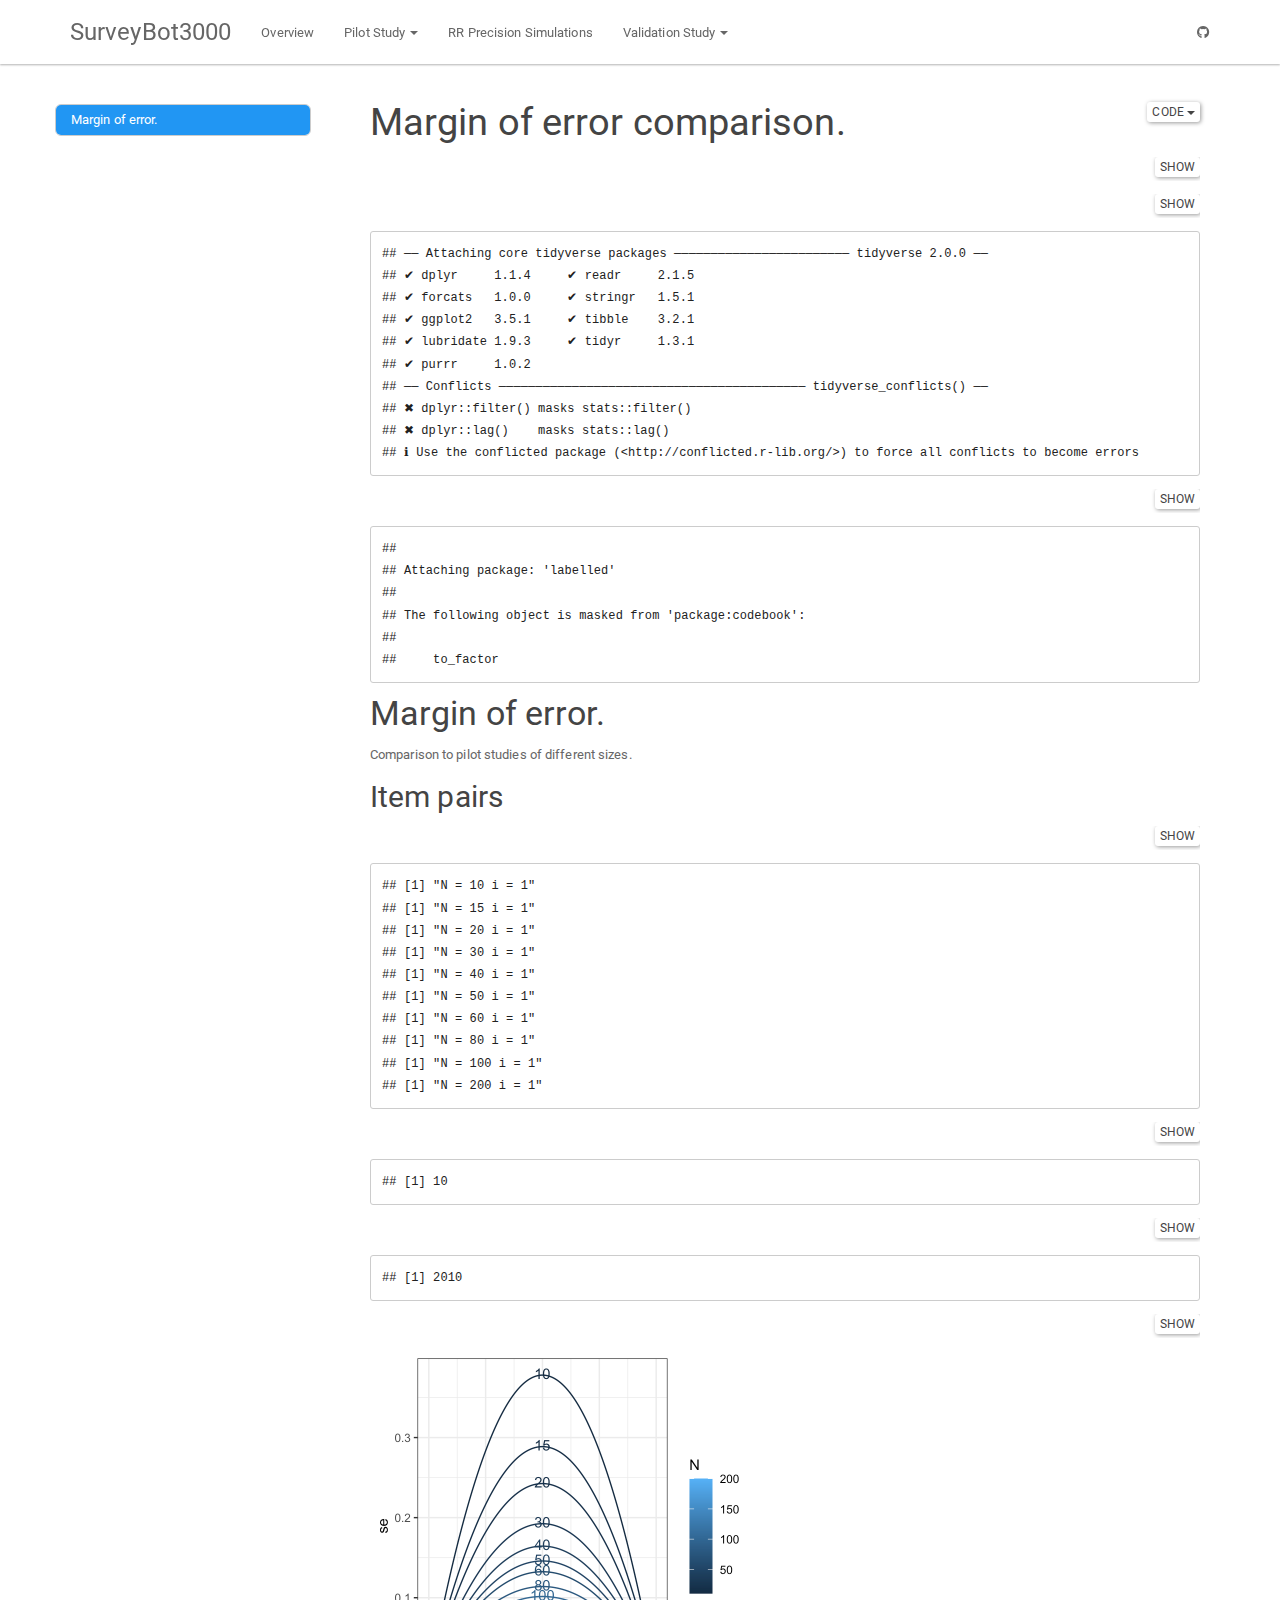
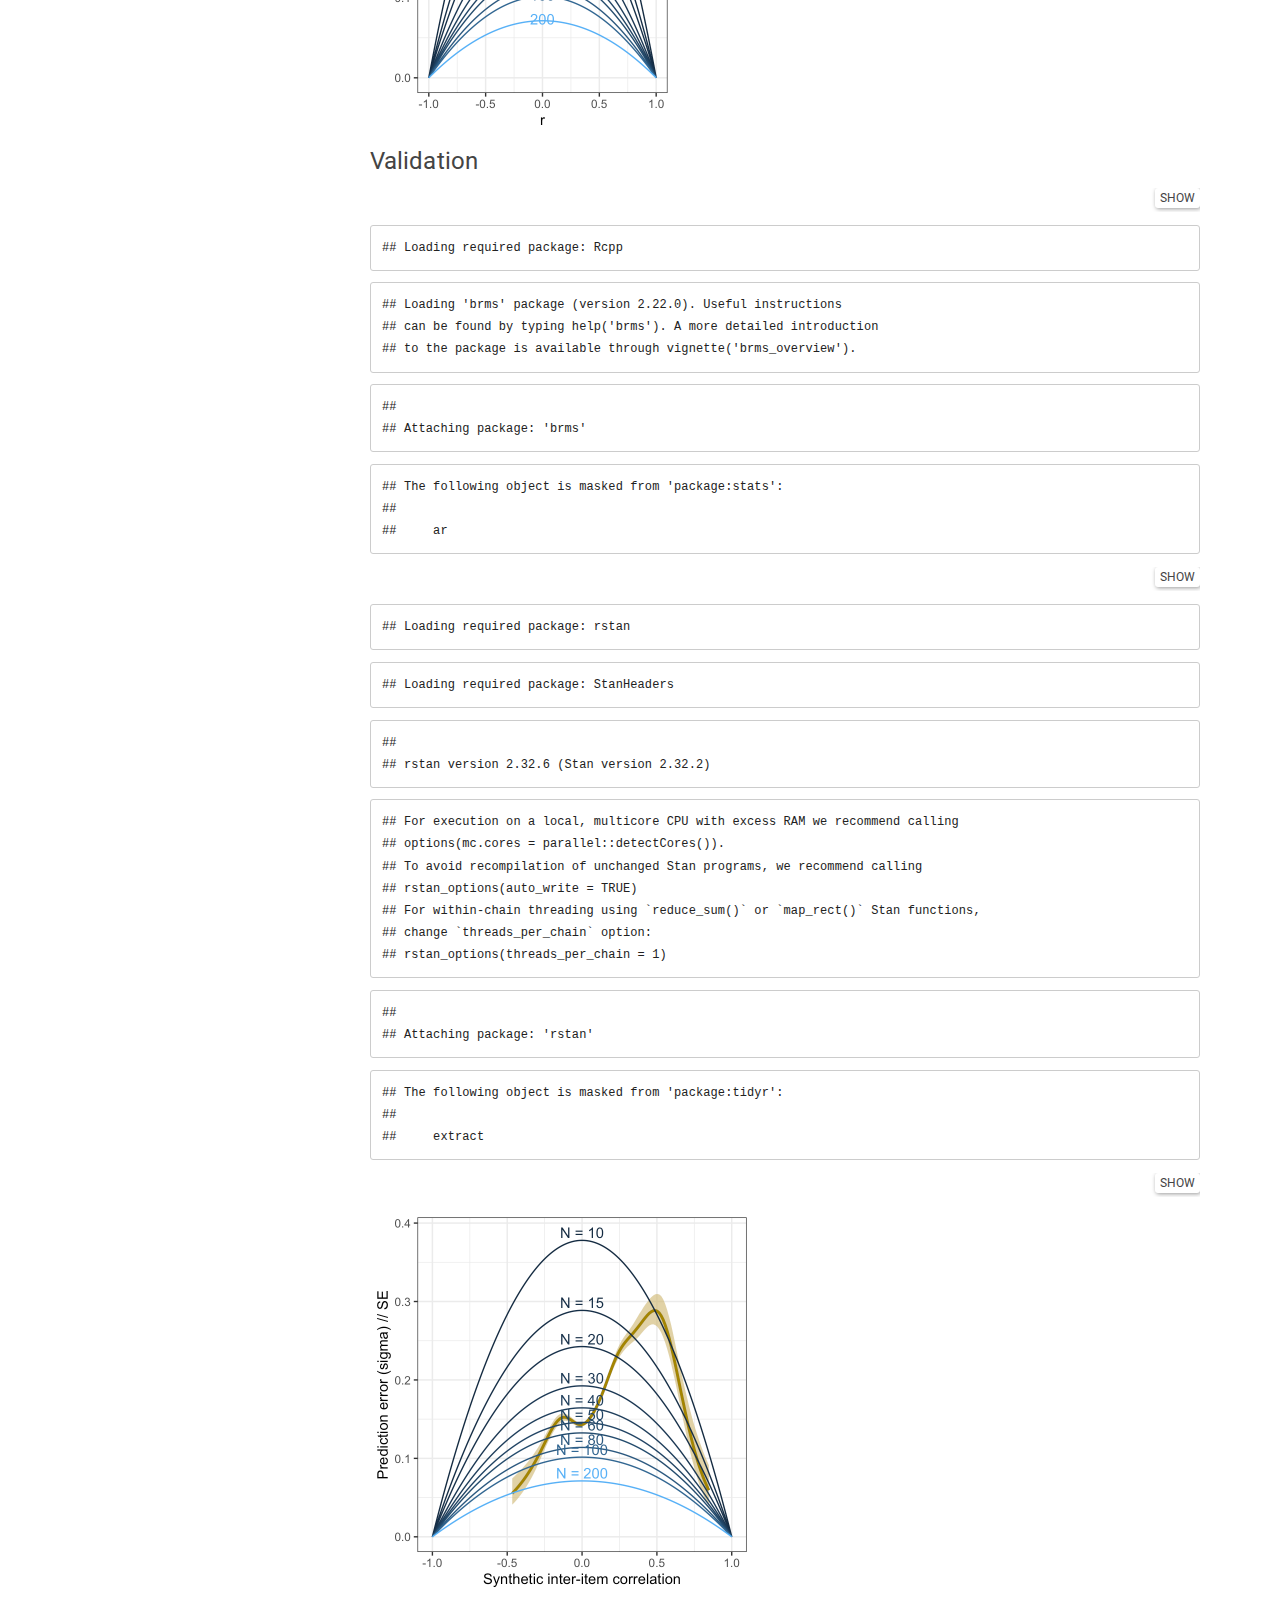
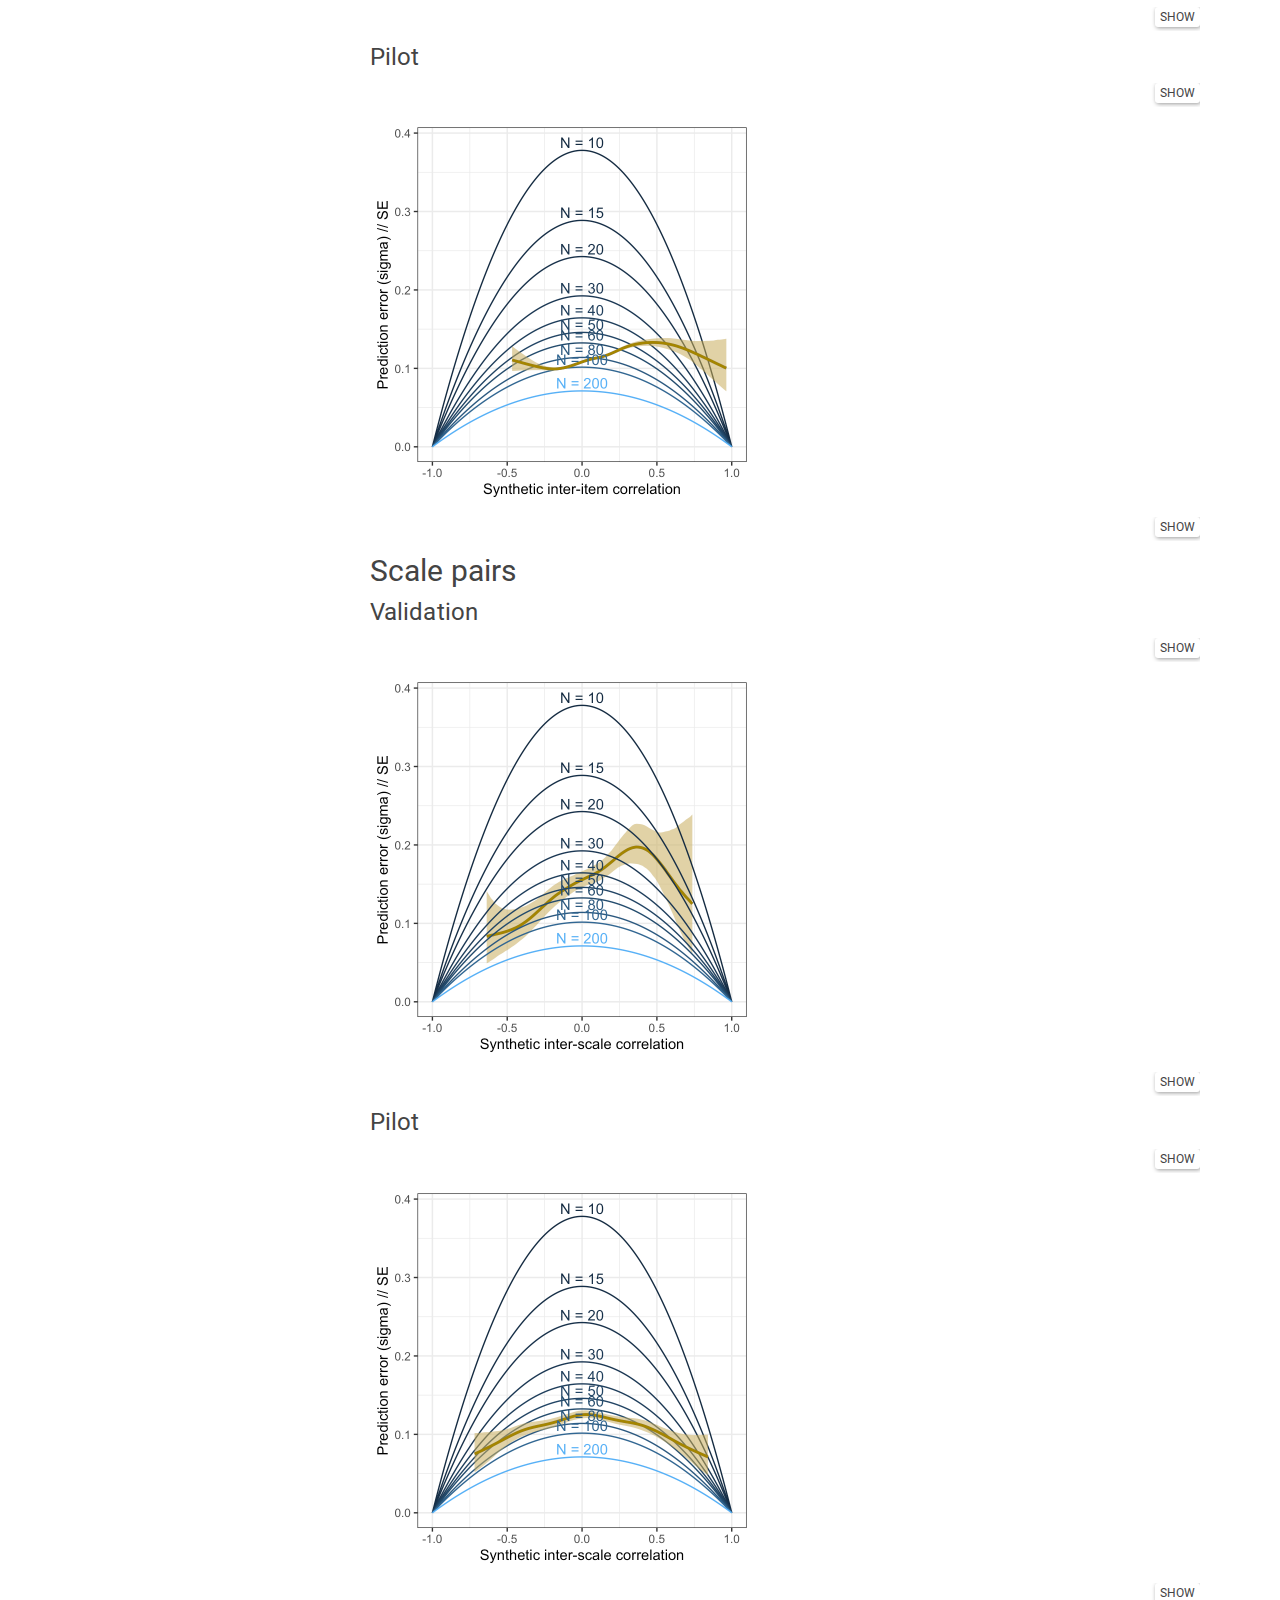
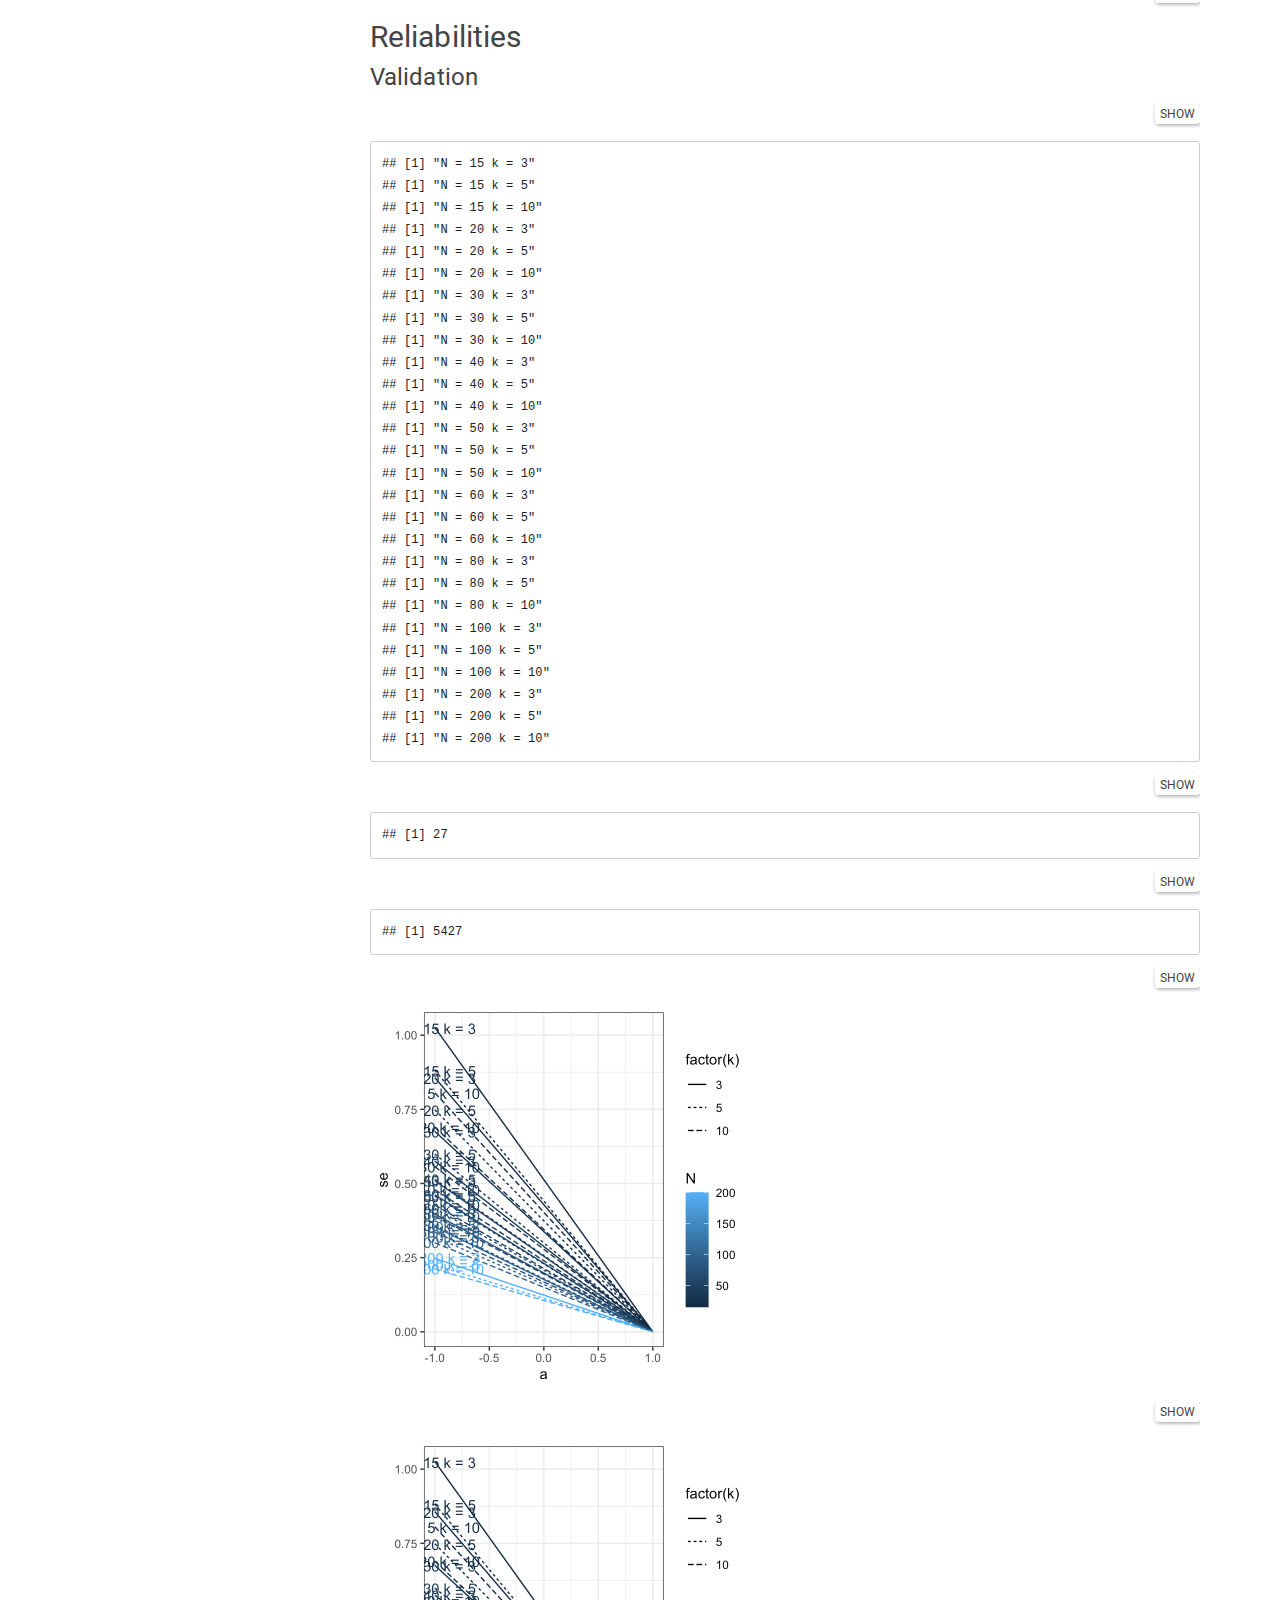
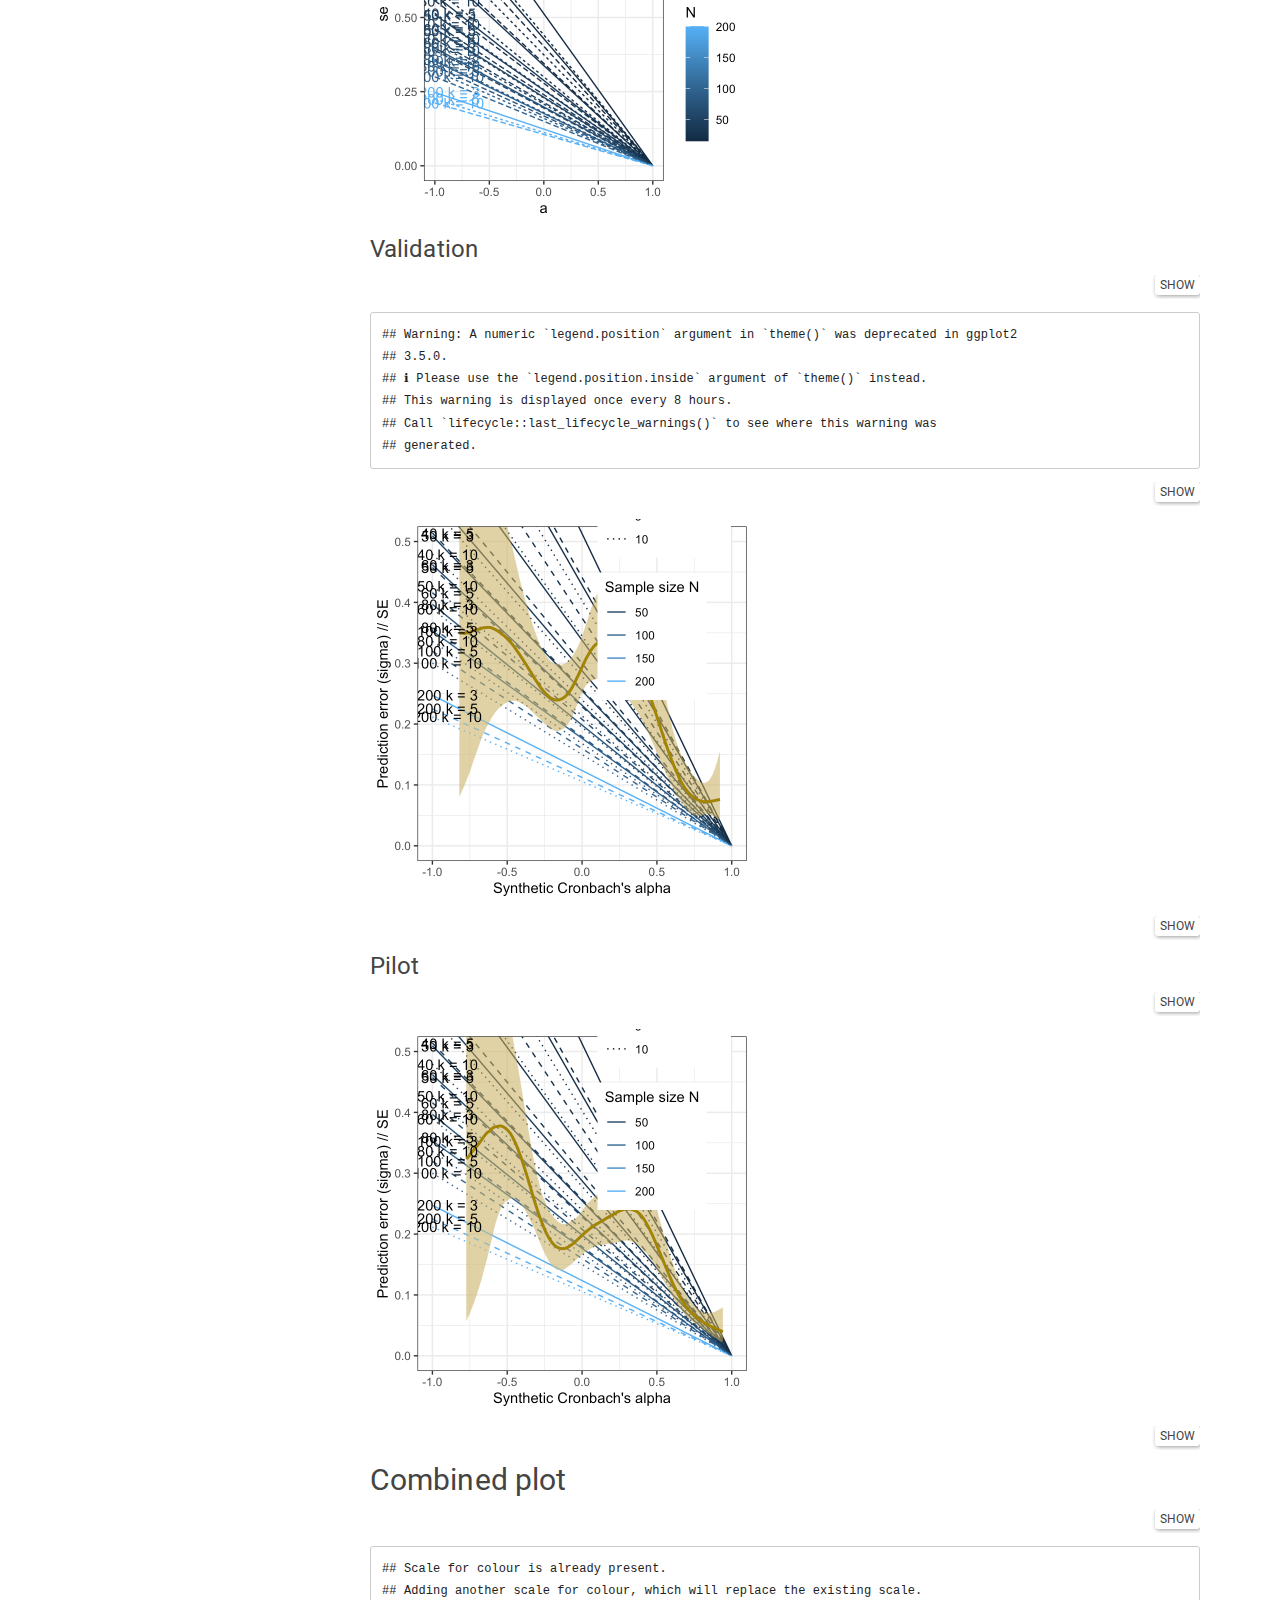
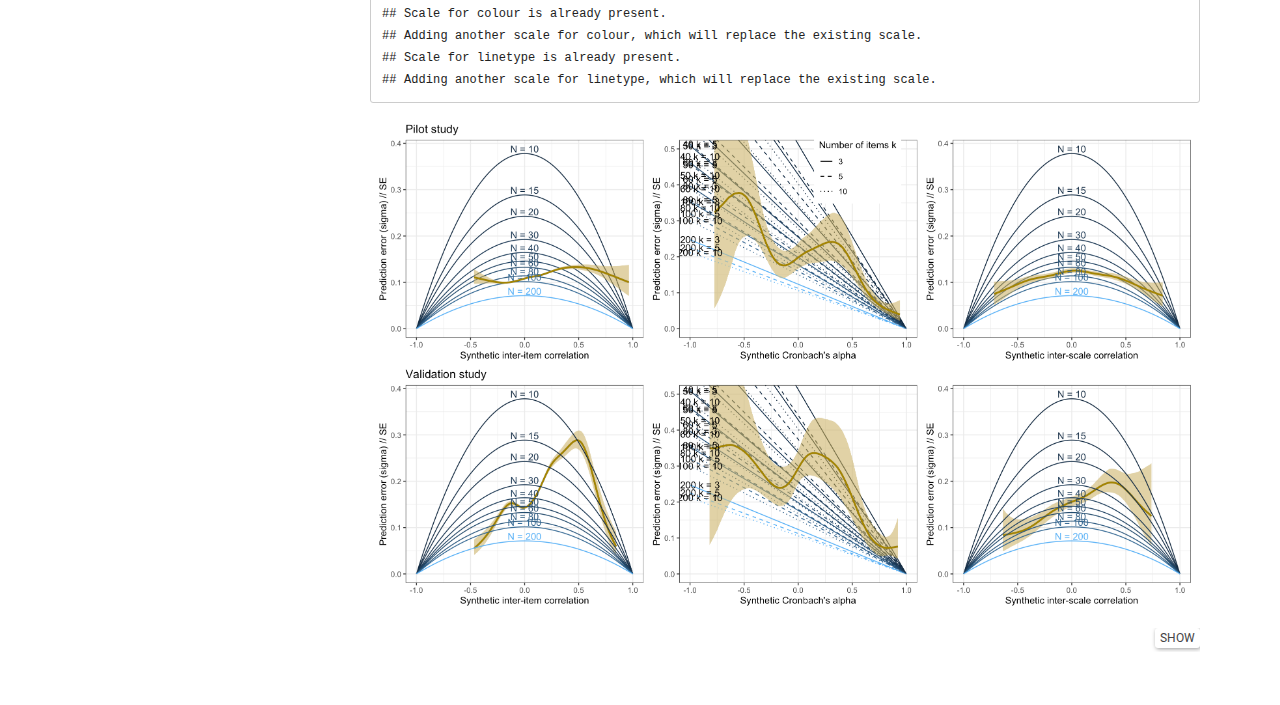
<file: se_sample_size.html>
<!DOCTYPE html>

<html>

<head>

<meta charset="utf-8" />
<meta name="generator" content="pandoc" />
<meta http-equiv="X-UA-Compatible" content="IE=EDGE" />




<title>Margin of error comparison.</title>

<script src="site_libs/header-attrs-2.29/header-attrs.js"></script>
<script src="site_libs/jquery-3.6.0/jquery-3.6.0.min.js"></script>
<meta name="viewport" content="width=device-width, initial-scale=1" />
<link href="site_libs/bootstrap-3.3.5/css/paper.min.css" rel="stylesheet" />
<script src="site_libs/bootstrap-3.3.5/js/bootstrap.min.js"></script>
<script src="site_libs/bootstrap-3.3.5/shim/html5shiv.min.js"></script>
<script src="site_libs/bootstrap-3.3.5/shim/respond.min.js"></script>
<style>h1 {font-size: 34px;}
       h1.title {font-size: 38px;}
       h2 {font-size: 30px;}
       h3 {font-size: 24px;}
       h4 {font-size: 18px;}
       h5 {font-size: 16px;}
       h6 {font-size: 12px;}
       code {color: inherit; background-color: rgba(0, 0, 0, 0.04);}
       pre:not([class]) { background-color: white }</style>
<script src="site_libs/jqueryui-1.13.2/jquery-ui.min.js"></script>
<link href="site_libs/tocify-1.9.1/jquery.tocify.css" rel="stylesheet" />
<script src="site_libs/tocify-1.9.1/jquery.tocify.js"></script>
<script src="site_libs/navigation-1.1/tabsets.js"></script>
<script src="site_libs/navigation-1.1/codefolding.js"></script>
<script src="site_libs/navigation-1.1/sourceembed.js"></script>
<link href="site_libs/font-awesome-6.4.2/css/all.min.css" rel="stylesheet" />
<link href="site_libs/font-awesome-6.4.2/css/v4-shims.min.css" rel="stylesheet" />

<style type="text/css">
  code{white-space: pre-wrap;}
  span.smallcaps{font-variant: small-caps;}
  span.underline{text-decoration: underline;}
  div.column{display: inline-block; vertical-align: top; width: 50%;}
  div.hanging-indent{margin-left: 1.5em; text-indent: -1.5em;}
  ul.task-list{list-style: none;}
    </style>



<style type="text/css">
  code {
    white-space: pre;
  }
  .sourceCode {
    overflow: visible;
  }
</style>
<style type="text/css" data-origin="pandoc">
pre > code.sourceCode { white-space: pre; position: relative; }
pre > code.sourceCode > span { line-height: 1.25; }
pre > code.sourceCode > span:empty { height: 1.2em; }
.sourceCode { overflow: visible; }
code.sourceCode > span { color: inherit; text-decoration: inherit; }
div.sourceCode { margin: 1em 0; }
pre.sourceCode { margin: 0; }
@media screen {
div.sourceCode { overflow: auto; }
}
@media print {
pre > code.sourceCode { white-space: pre-wrap; }
pre > code.sourceCode > span { display: inline-block; text-indent: -5em; padding-left: 5em; }
}
pre.numberSource code
  { counter-reset: source-line 0; }
pre.numberSource code > span
  { position: relative; left: -4em; counter-increment: source-line; }
pre.numberSource code > span > a:first-child::before
  { content: counter(source-line);
    position: relative; left: -1em; text-align: right; vertical-align: baseline;
    border: none; display: inline-block;
    -webkit-touch-callout: none; -webkit-user-select: none;
    -khtml-user-select: none; -moz-user-select: none;
    -ms-user-select: none; user-select: none;
    padding: 0 4px; width: 4em;
  }
pre.numberSource { margin-left: 3em;  padding-left: 4px; }
div.sourceCode
  { color: #cccccc; background-color: #303030; }
@media screen {
pre > code.sourceCode > span > a:first-child::before { text-decoration: underline; }
}
code span.al { color: #ffcfaf; } /* Alert */
code span.an { color: #7f9f7f; font-weight: bold; } /* Annotation */
code span.at { } /* Attribute */
code span.bn { color: #dca3a3; } /* BaseN */
code span.bu { } /* BuiltIn */
code span.cf { color: #f0dfaf; } /* ControlFlow */
code span.ch { color: #dca3a3; } /* Char */
code span.cn { color: #dca3a3; font-weight: bold; } /* Constant */
code span.co { color: #7f9f7f; } /* Comment */
code span.cv { color: #7f9f7f; font-weight: bold; } /* CommentVar */
code span.do { color: #7f9f7f; } /* Documentation */
code span.dt { color: #dfdfbf; } /* DataType */
code span.dv { color: #dcdccc; } /* DecVal */
code span.er { color: #c3bf9f; } /* Error */
code span.ex { } /* Extension */
code span.fl { color: #c0bed1; } /* Float */
code span.fu { color: #efef8f; } /* Function */
code span.im { } /* Import */
code span.in { color: #7f9f7f; font-weight: bold; } /* Information */
code span.kw { color: #f0dfaf; } /* Keyword */
code span.op { color: #f0efd0; } /* Operator */
code span.ot { color: #efef8f; } /* Other */
code span.pp { color: #ffcfaf; font-weight: bold; } /* Preprocessor */
code span.sc { color: #dca3a3; } /* SpecialChar */
code span.ss { color: #cc9393; } /* SpecialString */
code span.st { color: #cc9393; } /* String */
code span.va { } /* Variable */
code span.vs { color: #cc9393; } /* VerbatimString */
code span.wa { color: #7f9f7f; font-weight: bold; } /* Warning */

.sourceCode .row {
  width: 100%;
}
.sourceCode {
  overflow-x: auto;
}
.code-folding-btn {
  margin-right: -30px;
}
</style>
<script>
// apply pandoc div.sourceCode style to pre.sourceCode instead
(function() {
  var sheets = document.styleSheets;
  for (var i = 0; i < sheets.length; i++) {
    if (sheets[i].ownerNode.dataset["origin"] !== "pandoc") continue;
    try { var rules = sheets[i].cssRules; } catch (e) { continue; }
    var j = 0;
    while (j < rules.length) {
      var rule = rules[j];
      // check if there is a div.sourceCode rule
      if (rule.type !== rule.STYLE_RULE || rule.selectorText !== "div.sourceCode") {
        j++;
        continue;
      }
      var style = rule.style.cssText;
      // check if color or background-color is set
      if (rule.style.color === '' && rule.style.backgroundColor === '') {
        j++;
        continue;
      }
      // replace div.sourceCode by a pre.sourceCode rule
      sheets[i].deleteRule(j);
      sheets[i].insertRule('pre.sourceCode{' + style + '}', j);
    }
  }
})();
</script>


<style type="text/css">
#rmd-source-code {
  display: none;
}
</style>





<style type = "text/css">
.main-container {
  max-width: 940px;
  margin-left: auto;
  margin-right: auto;
}
img {
  max-width:100%;
}
.tabbed-pane {
  padding-top: 12px;
}
.html-widget {
  margin-bottom: 20px;
}
button.code-folding-btn:focus {
  outline: none;
}
summary {
  display: list-item;
}
details > summary > p:only-child {
  display: inline;
}
pre code {
  padding: 0;
}
</style>


<style type="text/css">
.dropdown-submenu {
  position: relative;
}
.dropdown-submenu>.dropdown-menu {
  top: 0;
  left: 100%;
  margin-top: -6px;
  margin-left: -1px;
  border-radius: 0 6px 6px 6px;
}
.dropdown-submenu:hover>.dropdown-menu {
  display: block;
}
.dropdown-submenu>a:after {
  display: block;
  content: " ";
  float: right;
  width: 0;
  height: 0;
  border-color: transparent;
  border-style: solid;
  border-width: 5px 0 5px 5px;
  border-left-color: #cccccc;
  margin-top: 5px;
  margin-right: -10px;
}
.dropdown-submenu:hover>a:after {
  border-left-color: #adb5bd;
}
.dropdown-submenu.pull-left {
  float: none;
}
.dropdown-submenu.pull-left>.dropdown-menu {
  left: -100%;
  margin-left: 10px;
  border-radius: 6px 0 6px 6px;
}
</style>

<script type="text/javascript">
// manage active state of menu based on current page
$(document).ready(function () {
  // active menu anchor
  href = window.location.pathname
  href = href.substr(href.lastIndexOf('/') + 1)
  if (href === "")
    href = "index.html";
  var menuAnchor = $('a[href="' + href + '"]');

  // mark the anchor link active (and if it's in a dropdown, also mark that active)
  var dropdown = menuAnchor.closest('li.dropdown');
  if (window.bootstrap) { // Bootstrap 4+
    menuAnchor.addClass('active');
    dropdown.find('> .dropdown-toggle').addClass('active');
  } else { // Bootstrap 3
    menuAnchor.parent().addClass('active');
    dropdown.addClass('active');
  }

  // Navbar adjustments
  var navHeight = $(".navbar").first().height() + 15;
  var style = document.createElement('style');
  var pt = "padding-top: " + navHeight + "px; ";
  var mt = "margin-top: -" + navHeight + "px; ";
  var css = "";
  // offset scroll position for anchor links (for fixed navbar)
  for (var i = 1; i <= 6; i++) {
    css += ".section h" + i + "{ " + pt + mt + "}\n";
  }
  style.innerHTML = "body {" + pt + "padding-bottom: 40px; }\n" + css;
  document.head.appendChild(style);
});
</script>

<!-- tabsets -->

<style type="text/css">
.tabset-dropdown > .nav-tabs {
  display: inline-table;
  max-height: 500px;
  min-height: 44px;
  overflow-y: auto;
  border: 1px solid #ddd;
  border-radius: 4px;
}

.tabset-dropdown > .nav-tabs > li.active:before, .tabset-dropdown > .nav-tabs.nav-tabs-open:before {
  content: "\e259";
  font-family: 'Glyphicons Halflings';
  display: inline-block;
  padding: 10px;
  border-right: 1px solid #ddd;
}

.tabset-dropdown > .nav-tabs.nav-tabs-open > li.active:before {
  content: "\e258";
  font-family: 'Glyphicons Halflings';
  border: none;
}

.tabset-dropdown > .nav-tabs > li.active {
  display: block;
}

.tabset-dropdown > .nav-tabs > li > a,
.tabset-dropdown > .nav-tabs > li > a:focus,
.tabset-dropdown > .nav-tabs > li > a:hover {
  border: none;
  display: inline-block;
  border-radius: 4px;
  background-color: transparent;
}

.tabset-dropdown > .nav-tabs.nav-tabs-open > li {
  display: block;
  float: none;
}

.tabset-dropdown > .nav-tabs > li {
  display: none;
}
</style>

<!-- code folding -->
<style type="text/css">
.code-folding-btn { margin-bottom: 4px; }
</style>



<style type="text/css">

#TOC {
  margin: 25px 0px 20px 0px;
}
@media (max-width: 768px) {
#TOC {
  position: relative;
  width: 100%;
}
}

@media print {
.toc-content {
  /* see https://github.com/w3c/csswg-drafts/issues/4434 */
  float: right;
}
}

.toc-content {
  padding-left: 30px;
  padding-right: 40px;
}

div.main-container {
  max-width: 1200px;
}

div.tocify {
  width: 20%;
  max-width: 260px;
  max-height: 85%;
}

@media (min-width: 768px) and (max-width: 991px) {
  div.tocify {
    width: 25%;
  }
}

@media (max-width: 767px) {
  div.tocify {
    width: 100%;
    max-width: none;
  }
}

.tocify ul, .tocify li {
  line-height: 20px;
}

.tocify-subheader .tocify-item {
  font-size: 0.90em;
}

.tocify .list-group-item {
  border-radius: 0px;
}


</style>



</head>

<body>


<div class="container-fluid main-container">


<!-- setup 3col/9col grid for toc_float and main content  -->
<div class="row">
<div class="col-xs-12 col-sm-4 col-md-3">
<div id="TOC" class="tocify">
</div>
</div>

<div class="toc-content col-xs-12 col-sm-8 col-md-9">




<div class="navbar navbar-default  navbar-fixed-top" role="navigation">
  <div class="container">
    <div class="navbar-header">
      <button type="button" class="navbar-toggle collapsed" data-toggle="collapse" data-bs-toggle="collapse" data-target="#navbar" data-bs-target="#navbar">
        <span class="icon-bar"></span>
        <span class="icon-bar"></span>
        <span class="icon-bar"></span>
      </button>
      <a class="navbar-brand" href="index.html">SurveyBot3000</a>
    </div>
    <div id="navbar" class="navbar-collapse collapse">
      <ul class="nav navbar-nav">
        <li>
  <a href="index.html">Overview</a>
</li>
<li class="dropdown">
  <a href="#" class="dropdown-toggle" data-toggle="dropdown" role="button" data-bs-toggle="dropdown" aria-expanded="false">
    Pilot Study
     
    <span class="caret"></span>
  </a>
  <ul class="dropdown-menu" role="menu">
    <li>
      <a href="1_vector_to_cosine.html">Import and prepare data</a>
    </li>
    <li>
      <a href="pilot_study.html">Pilot Study Results</a>
    </li>
    <li>
      <a href="2_interactive_item_plot.html">Interactive Item Plot</a>
    </li>
  </ul>
</li>
<li>
  <a href="3_rr_precision_simulations.html">RR Precision Simulations</a>
</li>
<li class="dropdown">
  <a href="#" class="dropdown-toggle" data-toggle="dropdown" role="button" data-bs-toggle="dropdown" aria-expanded="false">
    Validation Study
     
    <span class="caret"></span>
  </a>
  <ul class="dropdown-menu" role="menu">
    <li>
      <a href="1_import_validation_study.html">Import and prepare data</a>
    </li>
    <li>
      <a href="codebook.html">Codebook</a>
    </li>
    <li>
      <a href="validation_study.html">Validation Study Results</a>
    </li>
    <li>
      <a href="2_interactive_item_plot_rr.html">Interactive Item Plot (RR)</a>
    </li>
  </ul>
</li>
      </ul>
      <ul class="nav navbar-nav navbar-right">
        <li>
  <a href="https://github.com/synth-science/surveybot3000">
    <span class="fa fa-github"></span>
     
    
  </a>
</li>
      </ul>
    </div><!--/.nav-collapse -->
  </div><!--/.container -->
</div><!--/.navbar -->

<div id="header">

<div class="btn-group pull-right float-right">
<button type="button" class="btn btn-default btn-xs btn-secondary btn-sm dropdown-toggle" data-toggle="dropdown" data-bs-toggle="dropdown" aria-haspopup="true" aria-expanded="false"><span>Code</span> <span class="caret"></span></button>
<ul class="dropdown-menu dropdown-menu-right" style="min-width: 50px;">
<li><a id="rmd-show-all-code" href="#">Show All Code</a></li>
<li><a id="rmd-hide-all-code" href="#">Hide All Code</a></li>
<li role="separator" class="divider"></li>
<li><a id="rmd-download-source" href="#">Download Rmd</a></li>
</ul>
</div>



<h1 class="title toc-ignore">Margin of error comparison.</h1>

</div>


<div class="sourceCode" id="cb1"><pre class="sourceCode r"><code class="sourceCode r"><span id="cb1-1"><a href="#cb1-1" tabindex="-1"></a>knitr<span class="sc">::</span>opts_chunk<span class="sc">$</span><span class="fu">set</span>(</span>
<span id="cb1-2"><a href="#cb1-2" tabindex="-1"></a>  <span class="at">warning =</span> <span class="cn">TRUE</span>, <span class="co"># show warnings during codebook generation</span></span>
<span id="cb1-3"><a href="#cb1-3" tabindex="-1"></a>  <span class="at">message =</span> <span class="cn">TRUE</span>, <span class="co"># show messages during codebook generation</span></span>
<span id="cb1-4"><a href="#cb1-4" tabindex="-1"></a>  <span class="at">error =</span> <span class="cn">TRUE</span>, <span class="co"># do not interrupt codebook generation in case of errors,</span></span>
<span id="cb1-5"><a href="#cb1-5" tabindex="-1"></a>                <span class="co"># usually better for debugging</span></span>
<span id="cb1-6"><a href="#cb1-6" tabindex="-1"></a>  <span class="at">echo =</span> <span class="cn">TRUE</span>,  <span class="co"># show R code</span></span>
<span id="cb1-7"><a href="#cb1-7" tabindex="-1"></a>  <span class="at">fig.width =</span> <span class="dv">4</span>,</span>
<span id="cb1-8"><a href="#cb1-8" tabindex="-1"></a>  <span class="at">fig.height =</span> <span class="dv">4</span></span>
<span id="cb1-9"><a href="#cb1-9" tabindex="-1"></a>)</span>
<span id="cb1-10"><a href="#cb1-10" tabindex="-1"></a>ggplot2<span class="sc">::</span><span class="fu">theme_set</span>(ggplot2<span class="sc">::</span><span class="fu">theme_bw</span>())</span></code></pre></div>
<div class="sourceCode" id="cb2"><pre class="sourceCode r"><code class="sourceCode r"><span id="cb2-1"><a href="#cb2-1" tabindex="-1"></a><span class="fu">library</span>(tidyverse)</span></code></pre></div>
<pre><code>## ── Attaching core tidyverse packages ──────────────────────── tidyverse 2.0.0 ──
## ✔ dplyr     1.1.4     ✔ readr     2.1.5
## ✔ forcats   1.0.0     ✔ stringr   1.5.1
## ✔ ggplot2   3.5.1     ✔ tibble    3.2.1
## ✔ lubridate 1.9.3     ✔ tidyr     1.3.1
## ✔ purrr     1.0.2     
## ── Conflicts ────────────────────────────────────────── tidyverse_conflicts() ──
## ✖ dplyr::filter() masks stats::filter()
## ✖ dplyr::lag()    masks stats::lag()
## ℹ Use the conflicted package (&lt;http://conflicted.r-lib.org/&gt;) to force all conflicts to become errors</code></pre>
<div class="sourceCode" id="cb4"><pre class="sourceCode r"><code class="sourceCode r"><span id="cb4-1"><a href="#cb4-1" tabindex="-1"></a><span class="fu">library</span>(codebook)</span>
<span id="cb4-2"><a href="#cb4-2" tabindex="-1"></a><span class="fu">library</span>(haven)</span>
<span id="cb4-3"><a href="#cb4-3" tabindex="-1"></a><span class="fu">library</span>(labelled)</span></code></pre></div>
<pre><code>## 
## Attaching package: &#39;labelled&#39;
## 
## The following object is masked from &#39;package:codebook&#39;:
## 
##     to_factor</code></pre>
<div id="margin-of-error." class="section level1">
<h1>Margin of error.</h1>
<p>Comparison to pilot studies of different sizes.</p>
<div id="item-pairs" class="section level2">
<h2>Item pairs</h2>
<div class="sourceCode" id="cb6"><pre class="sourceCode r"><code class="sourceCode r"><span id="cb6-1"><a href="#cb6-1" tabindex="-1"></a>Ns <span class="ot">=</span> <span class="fu">c</span>(<span class="dv">10</span>, <span class="dv">15</span>, <span class="dv">20</span>, <span class="dv">30</span>, <span class="dv">40</span>, <span class="dv">50</span>, <span class="dv">60</span>, <span class="dv">80</span>, <span class="dv">100</span>, <span class="dv">200</span>)</span>
<span id="cb6-2"><a href="#cb6-2" tabindex="-1"></a>r_distribution <span class="ot">=</span> <span class="fu">seq</span>(<span class="at">from =</span> <span class="sc">-</span><span class="dv">1</span>, <span class="at">to =</span> <span class="dv">1</span>, <span class="at">by =</span> <span class="fl">0.01</span>)</span>
<span id="cb6-3"><a href="#cb6-3" tabindex="-1"></a>simulation_results <span class="ot">=</span> <span class="fu">list</span>()</span>
<span id="cb6-4"><a href="#cb6-4" tabindex="-1"></a></span>
<span id="cb6-5"><a href="#cb6-5" tabindex="-1"></a><span class="cf">for</span> (e <span class="cf">in</span> <span class="dv">1</span><span class="sc">:</span><span class="fu">length</span>(Ns)) {</span>
<span id="cb6-6"><a href="#cb6-6" tabindex="-1"></a>  N <span class="ot">=</span> Ns[e]</span>
<span id="cb6-7"><a href="#cb6-7" tabindex="-1"></a>  <span class="cf">for</span> (i <span class="cf">in</span> <span class="fu">seq_along</span>(<span class="dv">1</span><span class="sc">:</span><span class="dv">1</span>)) {</span>
<span id="cb6-8"><a href="#cb6-8" tabindex="-1"></a>    <span class="fu">print</span>(<span class="fu">paste</span>(<span class="st">&quot;N =&quot;</span>, N, <span class="st">&quot;i =&quot;</span>, i))</span>
<span id="cb6-9"><a href="#cb6-9" tabindex="-1"></a>    se <span class="ot">=</span> (<span class="dv">1</span> <span class="sc">-</span> r_distribution<span class="sc">^</span><span class="dv">2</span>)<span class="sc">/</span><span class="fu">sqrt</span>(N <span class="sc">-</span> <span class="dv">3</span>)</span>
<span id="cb6-10"><a href="#cb6-10" tabindex="-1"></a>    index <span class="ot">=</span> (e <span class="sc">-</span> <span class="dv">1</span>) <span class="sc">+</span> i</span>
<span id="cb6-11"><a href="#cb6-11" tabindex="-1"></a>    simulation_results[[index]] <span class="ot">=</span> <span class="fu">data.frame</span>(<span class="at">N =</span> N, <span class="at">r =</span> r_distribution, <span class="at">se =</span> se)</span>
<span id="cb6-12"><a href="#cb6-12" tabindex="-1"></a>  }</span>
<span id="cb6-13"><a href="#cb6-13" tabindex="-1"></a>}</span></code></pre></div>
<pre><code>## [1] &quot;N = 10 i = 1&quot;
## [1] &quot;N = 15 i = 1&quot;
## [1] &quot;N = 20 i = 1&quot;
## [1] &quot;N = 30 i = 1&quot;
## [1] &quot;N = 40 i = 1&quot;
## [1] &quot;N = 50 i = 1&quot;
## [1] &quot;N = 60 i = 1&quot;
## [1] &quot;N = 80 i = 1&quot;
## [1] &quot;N = 100 i = 1&quot;
## [1] &quot;N = 200 i = 1&quot;</code></pre>
<div class="sourceCode" id="cb8"><pre class="sourceCode r"><code class="sourceCode r"><span id="cb8-1"><a href="#cb8-1" tabindex="-1"></a><span class="fu">length</span>(simulation_results)</span></code></pre></div>
<pre><code>## [1] 10</code></pre>
<div class="sourceCode" id="cb10"><pre class="sourceCode r"><code class="sourceCode r"><span id="cb10-1"><a href="#cb10-1" tabindex="-1"></a>sim_res <span class="ot">&lt;-</span> <span class="fu">bind_rows</span>(simulation_results)</span>
<span id="cb10-2"><a href="#cb10-2" tabindex="-1"></a><span class="fu">nrow</span>(sim_res)</span></code></pre></div>
<pre><code>## [1] 2010</code></pre>
<div class="sourceCode" id="cb12"><pre class="sourceCode r"><code class="sourceCode r"><span id="cb12-1"><a href="#cb12-1" tabindex="-1"></a>sim_res <span class="sc">%&gt;%</span></span>
<span id="cb12-2"><a href="#cb12-2" tabindex="-1"></a>  <span class="fu">ggplot</span>(<span class="fu">aes</span>(<span class="at">x =</span> r, <span class="at">y =</span> se, <span class="at">color =</span> N, <span class="at">group =</span> N)) <span class="sc">+</span></span>
<span id="cb12-3"><a href="#cb12-3" tabindex="-1"></a>  <span class="fu">geom_line</span>() <span class="sc">+</span></span>
<span id="cb12-4"><a href="#cb12-4" tabindex="-1"></a>  <span class="fu">geom_text</span>(<span class="fu">aes</span>(<span class="at">label =</span> N), <span class="at">data =</span> sim_res <span class="sc">%&gt;%</span> <span class="fu">group_by</span>(N) <span class="sc">%&gt;%</span> <span class="fu">filter</span>(r <span class="sc">==</span> <span class="dv">0</span>), <span class="at">nudge_y =</span> <span class="fl">0.002</span>) <span class="sc">+</span></span>
<span id="cb12-5"><a href="#cb12-5" tabindex="-1"></a>  <span class="fu">theme_bw</span>()</span></code></pre></div>
<p><img src="se_sample_size_files/figure-html/unnamed-chunk-1-1.png" width="384" /></p>
<div id="validation" class="section level3">
<h3>Validation</h3>
<div class="sourceCode" id="cb13"><pre class="sourceCode r"><code class="sourceCode r"><span id="cb13-1"><a href="#cb13-1" tabindex="-1"></a>m_lmsynth <span class="ot">&lt;-</span> <span class="fu">readRDS</span>(<span class="st">&quot;ignore/m_synth_rr_r_items_lm.rds&quot;</span>)</span>
<span id="cb13-2"><a href="#cb13-2" tabindex="-1"></a><span class="fu">library</span>(brms)</span></code></pre></div>
<pre><code>## Loading required package: Rcpp</code></pre>
<pre><code>## Loading &#39;brms&#39; package (version 2.22.0). Useful instructions
## can be found by typing help(&#39;brms&#39;). A more detailed introduction
## to the package is available through vignette(&#39;brms_overview&#39;).</code></pre>
<pre><code>## 
## Attaching package: &#39;brms&#39;</code></pre>
<pre><code>## The following object is masked from &#39;package:stats&#39;:
## 
##     ar</code></pre>
<div class="sourceCode" id="cb18"><pre class="sourceCode r"><code class="sourceCode r"><span id="cb18-1"><a href="#cb18-1" tabindex="-1"></a>plot_prediction_error_items <span class="ot">&lt;-</span> <span class="fu">plot</span>(<span class="fu">conditional_effects</span>(m_lmsynth, <span class="at">dpar =</span> <span class="st">&quot;sigma&quot;</span>), <span class="at">plot =</span> F)[[<span class="dv">1</span>]] <span class="sc">+</span> </span>
<span id="cb18-2"><a href="#cb18-2" tabindex="-1"></a>  <span class="fu">theme_bw</span>() <span class="sc">+</span> </span>
<span id="cb18-3"><a href="#cb18-3" tabindex="-1"></a>  <span class="fu">xlab</span>(<span class="st">&quot;Synthetic inter-item correlation&quot;</span>) <span class="sc">+</span> </span>
<span id="cb18-4"><a href="#cb18-4" tabindex="-1"></a>  <span class="fu">ylab</span>(<span class="st">&quot;Prediction error (sigma) // SE&quot;</span>) <span class="sc">+</span></span>
<span id="cb18-5"><a href="#cb18-5" tabindex="-1"></a>  <span class="fu">geom_smooth</span>(<span class="at">stat =</span> <span class="st">&quot;identity&quot;</span>, <span class="at">color =</span> <span class="st">&quot;#a48500&quot;</span>, <span class="at">fill =</span> <span class="st">&quot;#EDC951&quot;</span>) <span class="sc">+</span></span>
<span id="cb18-6"><a href="#cb18-6" tabindex="-1"></a>  <span class="fu">geom_line</span>(<span class="fu">aes</span>(<span class="at">x =</span> r, <span class="at">y =</span> se, <span class="at">color =</span> N, <span class="at">group =</span> N, <span class="at">ymin =</span> <span class="cn">NULL</span>, <span class="at">ymax =</span> <span class="cn">NULL</span>), <span class="at">data =</span> sim_res) <span class="sc">+</span></span>
<span id="cb18-7"><a href="#cb18-7" tabindex="-1"></a>  <span class="fu">geom_text</span>(<span class="fu">aes</span>(<span class="at">label =</span> <span class="fu">paste</span>(<span class="st">&quot;N =&quot;</span>, N), <span class="at">x =</span> r, <span class="at">y =</span> se, <span class="at">color =</span> N, <span class="at">group =</span> N, <span class="at">ymin =</span> <span class="cn">NULL</span>, <span class="at">ymax =</span> <span class="cn">NULL</span>), <span class="at">data =</span> sim_res <span class="sc">%&gt;%</span> <span class="fu">group_by</span>(N) <span class="sc">%&gt;%</span> <span class="fu">filter</span>(r <span class="sc">==</span> <span class="dv">0</span>), <span class="at">nudge_y =</span> <span class="fl">0.01</span>) <span class="sc">+</span></span>
<span id="cb18-8"><a href="#cb18-8" tabindex="-1"></a>  <span class="fu">scale_color_gradient</span>(<span class="at">guide =</span> <span class="st">&quot;none&quot;</span>)</span></code></pre></div>
<pre><code>## Loading required package: rstan</code></pre>
<pre><code>## Loading required package: StanHeaders</code></pre>
<pre><code>## 
## rstan version 2.32.6 (Stan version 2.32.2)</code></pre>
<pre><code>## For execution on a local, multicore CPU with excess RAM we recommend calling
## options(mc.cores = parallel::detectCores()).
## To avoid recompilation of unchanged Stan programs, we recommend calling
## rstan_options(auto_write = TRUE)
## For within-chain threading using `reduce_sum()` or `map_rect()` Stan functions,
## change `threads_per_chain` option:
## rstan_options(threads_per_chain = 1)</code></pre>
<pre><code>## 
## Attaching package: &#39;rstan&#39;</code></pre>
<pre><code>## The following object is masked from &#39;package:tidyr&#39;:
## 
##     extract</code></pre>
<div class="sourceCode" id="cb25"><pre class="sourceCode r"><code class="sourceCode r"><span id="cb25-1"><a href="#cb25-1" tabindex="-1"></a>plot_prediction_error_items</span></code></pre></div>
<p><img src="se_sample_size_files/figure-html/unnamed-chunk-2-1.png" width="384" /></p>
<div class="sourceCode" id="cb26"><pre class="sourceCode r"><code class="sourceCode r"><span id="cb26-1"><a href="#cb26-1" tabindex="-1"></a><span class="fu">ggsave</span>(<span class="st">&quot;ignore/plot_prediction_error_items.png&quot;</span>, <span class="at">width =</span> <span class="dv">6</span>, <span class="at">height =</span> <span class="dv">6</span>)</span></code></pre></div>
</div>
<div id="pilot" class="section level3">
<h3>Pilot</h3>
<div class="sourceCode" id="cb27"><pre class="sourceCode r"><code class="sourceCode r"><span id="cb27-1"><a href="#cb27-1" tabindex="-1"></a>m_lmsynth_items_pilot <span class="ot">&lt;-</span> <span class="fu">readRDS</span>(<span class="st">&quot;ignore/m_synth_r_items_lm.rds&quot;</span>)</span>
<span id="cb27-2"><a href="#cb27-2" tabindex="-1"></a></span>
<span id="cb27-3"><a href="#cb27-3" tabindex="-1"></a>plot_prediction_error_items_pilot <span class="ot">&lt;-</span> <span class="fu">plot</span>(<span class="fu">conditional_effects</span>(m_lmsynth_items_pilot, <span class="at">dpar =</span> <span class="st">&quot;sigma&quot;</span>), <span class="at">plot =</span> F)[[<span class="dv">1</span>]] <span class="sc">+</span> </span>
<span id="cb27-4"><a href="#cb27-4" tabindex="-1"></a>  <span class="fu">theme_bw</span>() <span class="sc">+</span> </span>
<span id="cb27-5"><a href="#cb27-5" tabindex="-1"></a>  <span class="fu">xlab</span>(<span class="st">&quot;Synthetic inter-item correlation&quot;</span>) <span class="sc">+</span> </span>
<span id="cb27-6"><a href="#cb27-6" tabindex="-1"></a>  <span class="fu">ylab</span>(<span class="st">&quot;Prediction error (sigma) // SE&quot;</span>) <span class="sc">+</span></span>
<span id="cb27-7"><a href="#cb27-7" tabindex="-1"></a>  <span class="fu">geom_line</span>(<span class="fu">aes</span>(<span class="at">x =</span> r, <span class="at">y =</span> se, <span class="at">color =</span> N, <span class="at">group =</span> N, <span class="at">ymin =</span> <span class="cn">NULL</span>, <span class="at">ymax =</span> <span class="cn">NULL</span>), <span class="at">data =</span> sim_res) <span class="sc">+</span></span>
<span id="cb27-8"><a href="#cb27-8" tabindex="-1"></a>  <span class="fu">geom_smooth</span>(<span class="at">stat =</span> <span class="st">&quot;identity&quot;</span>, <span class="at">color =</span> <span class="st">&quot;#a48500&quot;</span>, <span class="at">fill =</span> <span class="st">&quot;#EDC951&quot;</span>) <span class="sc">+</span></span>
<span id="cb27-9"><a href="#cb27-9" tabindex="-1"></a>  <span class="fu">geom_text</span>(<span class="fu">aes</span>(<span class="at">label =</span> <span class="fu">paste</span>(<span class="st">&quot;N =&quot;</span>, N), <span class="at">x =</span> r, <span class="at">y =</span> se, <span class="at">color =</span> N, <span class="at">group =</span> N, <span class="at">ymin =</span> <span class="cn">NULL</span>, <span class="at">ymax =</span> <span class="cn">NULL</span>), <span class="at">data =</span> sim_res <span class="sc">%&gt;%</span> <span class="fu">group_by</span>(N) <span class="sc">%&gt;%</span> <span class="fu">filter</span>(r <span class="sc">==</span> <span class="dv">0</span>), <span class="at">nudge_y =</span> <span class="fl">0.01</span>) <span class="sc">+</span></span>
<span id="cb27-10"><a href="#cb27-10" tabindex="-1"></a>  <span class="fu">scale_color_gradient</span>(<span class="at">guide =</span> <span class="st">&quot;none&quot;</span>)</span>
<span id="cb27-11"><a href="#cb27-11" tabindex="-1"></a></span>
<span id="cb27-12"><a href="#cb27-12" tabindex="-1"></a>plot_prediction_error_items_pilot</span></code></pre></div>
<p><img src="se_sample_size_files/figure-html/unnamed-chunk-3-1.png" width="384" /></p>
<div class="sourceCode" id="cb28"><pre class="sourceCode r"><code class="sourceCode r"><span id="cb28-1"><a href="#cb28-1" tabindex="-1"></a><span class="fu">ggsave</span>(<span class="st">&quot;ignore/plot_prediction_error_items_pilot.png&quot;</span>, <span class="at">width =</span> <span class="dv">6</span>, <span class="at">height =</span> <span class="dv">6</span>)</span></code></pre></div>
</div>
</div>
<div id="scale-pairs" class="section level2">
<h2>Scale pairs</h2>
<div id="validation-1" class="section level3">
<h3>Validation</h3>
<div class="sourceCode" id="cb29"><pre class="sourceCode r"><code class="sourceCode r"><span id="cb29-1"><a href="#cb29-1" tabindex="-1"></a>m_lmsynth_scales <span class="ot">&lt;-</span> <span class="fu">readRDS</span>(<span class="st">&quot;ignore/m_synth_rr_r_scales_lm8.rds&quot;</span>)</span>
<span id="cb29-2"><a href="#cb29-2" tabindex="-1"></a></span>
<span id="cb29-3"><a href="#cb29-3" tabindex="-1"></a>plot_prediction_error_scales <span class="ot">&lt;-</span> <span class="fu">plot</span>(<span class="fu">conditional_effects</span>(m_lmsynth_scales, <span class="at">dpar =</span> <span class="st">&quot;sigma&quot;</span>), <span class="at">plot =</span> F)[[<span class="dv">1</span>]] <span class="sc">+</span> </span>
<span id="cb29-4"><a href="#cb29-4" tabindex="-1"></a>  <span class="fu">theme_bw</span>() <span class="sc">+</span> </span>
<span id="cb29-5"><a href="#cb29-5" tabindex="-1"></a>  <span class="fu">xlab</span>(<span class="st">&quot;Synthetic inter-scale correlation&quot;</span>) <span class="sc">+</span> </span>
<span id="cb29-6"><a href="#cb29-6" tabindex="-1"></a>  <span class="fu">ylab</span>(<span class="st">&quot;Prediction error (sigma) // SE&quot;</span>) <span class="sc">+</span></span>
<span id="cb29-7"><a href="#cb29-7" tabindex="-1"></a>  <span class="fu">geom_smooth</span>(<span class="at">stat =</span> <span class="st">&quot;identity&quot;</span>, <span class="at">color =</span> <span class="st">&quot;#a48500&quot;</span>, <span class="at">fill =</span> <span class="st">&quot;#EDC951&quot;</span>) <span class="sc">+</span></span>
<span id="cb29-8"><a href="#cb29-8" tabindex="-1"></a>  <span class="fu">geom_line</span>(<span class="fu">aes</span>(<span class="at">x =</span> r, <span class="at">y =</span> se, <span class="at">color =</span> N, <span class="at">group =</span> N, <span class="at">ymin =</span> <span class="cn">NULL</span>, <span class="at">ymax =</span> <span class="cn">NULL</span>), <span class="at">data =</span> sim_res) <span class="sc">+</span></span>
<span id="cb29-9"><a href="#cb29-9" tabindex="-1"></a>  <span class="fu">geom_text</span>(<span class="fu">aes</span>(<span class="at">label =</span> <span class="fu">paste</span>(<span class="st">&quot;N =&quot;</span>, N), <span class="at">x =</span> r, <span class="at">y =</span> se, <span class="at">color =</span> N, <span class="at">group =</span> N, <span class="at">ymin =</span> <span class="cn">NULL</span>, <span class="at">ymax =</span> <span class="cn">NULL</span>), <span class="at">data =</span> sim_res <span class="sc">%&gt;%</span> <span class="fu">group_by</span>(N) <span class="sc">%&gt;%</span> <span class="fu">filter</span>(r <span class="sc">==</span> <span class="dv">0</span>), <span class="at">nudge_y =</span> <span class="fl">0.01</span>) <span class="sc">+</span></span>
<span id="cb29-10"><a href="#cb29-10" tabindex="-1"></a>  <span class="fu">scale_color_gradient</span>(<span class="at">guide =</span> <span class="st">&quot;none&quot;</span>)</span>
<span id="cb29-11"><a href="#cb29-11" tabindex="-1"></a></span>
<span id="cb29-12"><a href="#cb29-12" tabindex="-1"></a>plot_prediction_error_scales</span></code></pre></div>
<p><img src="se_sample_size_files/figure-html/unnamed-chunk-4-1.png" width="384" /></p>
<div class="sourceCode" id="cb30"><pre class="sourceCode r"><code class="sourceCode r"><span id="cb30-1"><a href="#cb30-1" tabindex="-1"></a><span class="fu">ggsave</span>(<span class="st">&quot;ignore/plot_prediction_error_scales.png&quot;</span>, <span class="at">width =</span> <span class="dv">6</span>, <span class="at">height =</span> <span class="dv">6</span>)</span></code></pre></div>
</div>
<div id="pilot-1" class="section level3">
<h3>Pilot</h3>
<div class="sourceCode" id="cb31"><pre class="sourceCode r"><code class="sourceCode r"><span id="cb31-1"><a href="#cb31-1" tabindex="-1"></a>m_lmsynth_scales_pilot <span class="ot">&lt;-</span> <span class="fu">readRDS</span>(<span class="st">&quot;ignore/m_synth_r_scales_lm8.rds&quot;</span>)</span>
<span id="cb31-2"><a href="#cb31-2" tabindex="-1"></a></span>
<span id="cb31-3"><a href="#cb31-3" tabindex="-1"></a>plot_prediction_error_scales_pilot <span class="ot">&lt;-</span> <span class="fu">plot</span>(<span class="fu">conditional_effects</span>(m_lmsynth_scales_pilot, <span class="at">dpar =</span> <span class="st">&quot;sigma&quot;</span>), <span class="at">plot =</span> F)[[<span class="dv">1</span>]] <span class="sc">+</span> </span>
<span id="cb31-4"><a href="#cb31-4" tabindex="-1"></a>  <span class="fu">theme_bw</span>() <span class="sc">+</span> </span>
<span id="cb31-5"><a href="#cb31-5" tabindex="-1"></a>  <span class="fu">xlab</span>(<span class="st">&quot;Synthetic inter-scale correlation&quot;</span>) <span class="sc">+</span> </span>
<span id="cb31-6"><a href="#cb31-6" tabindex="-1"></a>  <span class="fu">ylab</span>(<span class="st">&quot;Prediction error (sigma) // SE&quot;</span>) <span class="sc">+</span></span>
<span id="cb31-7"><a href="#cb31-7" tabindex="-1"></a>  <span class="fu">geom_line</span>(<span class="fu">aes</span>(<span class="at">x =</span> r, <span class="at">y =</span> se, <span class="at">color =</span> N, <span class="at">group =</span> N, <span class="at">ymin =</span> <span class="cn">NULL</span>, <span class="at">ymax =</span> <span class="cn">NULL</span>), <span class="at">data =</span> sim_res) <span class="sc">+</span></span>
<span id="cb31-8"><a href="#cb31-8" tabindex="-1"></a>  <span class="fu">geom_smooth</span>(<span class="at">stat =</span> <span class="st">&quot;identity&quot;</span>, <span class="at">color =</span> <span class="st">&quot;#a48500&quot;</span>, <span class="at">fill =</span> <span class="st">&quot;#EDC951&quot;</span>) <span class="sc">+</span></span>
<span id="cb31-9"><a href="#cb31-9" tabindex="-1"></a>  <span class="fu">geom_text</span>(<span class="fu">aes</span>(<span class="at">label =</span> <span class="fu">paste</span>(<span class="st">&quot;N =&quot;</span>, N), <span class="at">x =</span> r, <span class="at">y =</span> se, <span class="at">color =</span> N, <span class="at">group =</span> N, <span class="at">ymin =</span> <span class="cn">NULL</span>, <span class="at">ymax =</span> <span class="cn">NULL</span>), <span class="at">data =</span> sim_res <span class="sc">%&gt;%</span> <span class="fu">group_by</span>(N) <span class="sc">%&gt;%</span> <span class="fu">filter</span>(r <span class="sc">==</span> <span class="dv">0</span>), <span class="at">nudge_y =</span> <span class="fl">0.01</span>) <span class="sc">+</span></span>
<span id="cb31-10"><a href="#cb31-10" tabindex="-1"></a>  <span class="fu">scale_color_gradient</span>(<span class="at">guide =</span> <span class="st">&quot;none&quot;</span>)</span>
<span id="cb31-11"><a href="#cb31-11" tabindex="-1"></a></span>
<span id="cb31-12"><a href="#cb31-12" tabindex="-1"></a>plot_prediction_error_scales_pilot</span></code></pre></div>
<p><img src="se_sample_size_files/figure-html/unnamed-chunk-5-1.png" width="384" /></p>
<div class="sourceCode" id="cb32"><pre class="sourceCode r"><code class="sourceCode r"><span id="cb32-1"><a href="#cb32-1" tabindex="-1"></a><span class="fu">ggsave</span>(<span class="st">&quot;ignore/plot_prediction_error_scales_pilot.png&quot;</span>, <span class="at">width =</span> <span class="dv">6</span>, <span class="at">height =</span> <span class="dv">6</span>)</span></code></pre></div>
</div>
</div>
<div id="reliabilities" class="section level2">
<h2>Reliabilities</h2>
<div id="validation-2" class="section level3">
<h3>Validation</h3>
<div class="sourceCode" id="cb33"><pre class="sourceCode r"><code class="sourceCode r"><span id="cb33-1"><a href="#cb33-1" tabindex="-1"></a>Ns <span class="ot">=</span> <span class="fu">c</span>(<span class="dv">15</span>, <span class="dv">20</span>, <span class="dv">30</span>, <span class="dv">40</span>, <span class="dv">50</span>, <span class="dv">60</span>, <span class="dv">80</span>, <span class="dv">100</span>, <span class="dv">200</span>)</span>
<span id="cb33-2"><a href="#cb33-2" tabindex="-1"></a>ks <span class="ot">=</span> <span class="fu">c</span>(<span class="dv">3</span>, <span class="dv">5</span>, <span class="dv">10</span>)</span>
<span id="cb33-3"><a href="#cb33-3" tabindex="-1"></a>a_distribution <span class="ot">=</span> <span class="fu">seq</span>(<span class="at">from =</span> <span class="sc">-</span><span class="dv">1</span>, <span class="at">to =</span> <span class="dv">1</span>, <span class="at">by =</span> <span class="fl">0.01</span>)</span>
<span id="cb33-4"><a href="#cb33-4" tabindex="-1"></a>simulation_results <span class="ot">=</span> <span class="fu">list</span>()</span>
<span id="cb33-5"><a href="#cb33-5" tabindex="-1"></a>rowdiff <span class="ot">=</span> <span class="cf">function</span>(x) {</span>
<span id="cb33-6"><a href="#cb33-6" tabindex="-1"></a>  lcl <span class="ot">=</span> x<span class="sc">$</span>ALPHA <span class="sc">-</span> x<span class="sc">$</span>LCL</span>
<span id="cb33-7"><a href="#cb33-7" tabindex="-1"></a>  ucl <span class="ot">=</span> x<span class="sc">$</span>UCL <span class="sc">-</span> x<span class="sc">$</span>ALPHA</span>
<span id="cb33-8"><a href="#cb33-8" tabindex="-1"></a>  (lcl <span class="sc">+</span> ucl)<span class="sc">/</span><span class="dv">2</span></span>
<span id="cb33-9"><a href="#cb33-9" tabindex="-1"></a>}</span>
<span id="cb33-10"><a href="#cb33-10" tabindex="-1"></a></span>
<span id="cb33-11"><a href="#cb33-11" tabindex="-1"></a><span class="cf">for</span> (e <span class="cf">in</span> <span class="fu">seq_along</span>(Ns)) {</span>
<span id="cb33-12"><a href="#cb33-12" tabindex="-1"></a>  N <span class="ot">=</span> Ns[e]</span>
<span id="cb33-13"><a href="#cb33-13" tabindex="-1"></a>  <span class="cf">for</span> (f <span class="cf">in</span> <span class="fu">seq_along</span>(ks)) {</span>
<span id="cb33-14"><a href="#cb33-14" tabindex="-1"></a>    k <span class="ot">=</span> ks[f]</span>
<span id="cb33-15"><a href="#cb33-15" tabindex="-1"></a>    <span class="fu">print</span>(<span class="fu">paste</span>(<span class="st">&quot;N =&quot;</span>, N, <span class="st">&quot;k =&quot;</span>, k))</span>
<span id="cb33-16"><a href="#cb33-16" tabindex="-1"></a>    se <span class="ot">=</span> <span class="fu">rowdiff</span>(psychometric<span class="sc">::</span><span class="fu">alpha.CI</span>(a_distribution, <span class="at">k =</span> k, <span class="at">N =</span> N, <span class="at">level =</span> <span class="fl">0.95</span>))<span class="sc">/</span><span class="fl">1.96</span></span>
<span id="cb33-17"><a href="#cb33-17" tabindex="-1"></a>    simulation_results[[<span class="fu">length</span>(simulation_results) <span class="sc">+</span> <span class="dv">1</span>]] <span class="ot">=</span> <span class="fu">data.frame</span>(<span class="at">N =</span> N, <span class="at">k =</span> k, <span class="at">a =</span> a_distribution, <span class="at">se =</span> se)</span>
<span id="cb33-18"><a href="#cb33-18" tabindex="-1"></a>  }</span>
<span id="cb33-19"><a href="#cb33-19" tabindex="-1"></a>}</span></code></pre></div>
<pre><code>## [1] &quot;N = 15 k = 3&quot;
## [1] &quot;N = 15 k = 5&quot;
## [1] &quot;N = 15 k = 10&quot;
## [1] &quot;N = 20 k = 3&quot;
## [1] &quot;N = 20 k = 5&quot;
## [1] &quot;N = 20 k = 10&quot;
## [1] &quot;N = 30 k = 3&quot;
## [1] &quot;N = 30 k = 5&quot;
## [1] &quot;N = 30 k = 10&quot;
## [1] &quot;N = 40 k = 3&quot;
## [1] &quot;N = 40 k = 5&quot;
## [1] &quot;N = 40 k = 10&quot;
## [1] &quot;N = 50 k = 3&quot;
## [1] &quot;N = 50 k = 5&quot;
## [1] &quot;N = 50 k = 10&quot;
## [1] &quot;N = 60 k = 3&quot;
## [1] &quot;N = 60 k = 5&quot;
## [1] &quot;N = 60 k = 10&quot;
## [1] &quot;N = 80 k = 3&quot;
## [1] &quot;N = 80 k = 5&quot;
## [1] &quot;N = 80 k = 10&quot;
## [1] &quot;N = 100 k = 3&quot;
## [1] &quot;N = 100 k = 5&quot;
## [1] &quot;N = 100 k = 10&quot;
## [1] &quot;N = 200 k = 3&quot;
## [1] &quot;N = 200 k = 5&quot;
## [1] &quot;N = 200 k = 10&quot;</code></pre>
<div class="sourceCode" id="cb35"><pre class="sourceCode r"><code class="sourceCode r"><span id="cb35-1"><a href="#cb35-1" tabindex="-1"></a><span class="fu">length</span>(simulation_results)</span></code></pre></div>
<pre><code>## [1] 27</code></pre>
<div class="sourceCode" id="cb37"><pre class="sourceCode r"><code class="sourceCode r"><span id="cb37-1"><a href="#cb37-1" tabindex="-1"></a>sim_res <span class="ot">&lt;-</span> <span class="fu">bind_rows</span>(simulation_results)</span>
<span id="cb37-2"><a href="#cb37-2" tabindex="-1"></a><span class="fu">nrow</span>(sim_res)</span></code></pre></div>
<pre><code>## [1] 5427</code></pre>
<div class="sourceCode" id="cb39"><pre class="sourceCode r"><code class="sourceCode r"><span id="cb39-1"><a href="#cb39-1" tabindex="-1"></a>sim_res <span class="sc">%&gt;%</span></span>
<span id="cb39-2"><a href="#cb39-2" tabindex="-1"></a>  <span class="fu">ggplot</span>(<span class="fu">aes</span>(<span class="at">x =</span> a, <span class="at">y =</span> se, <span class="at">color =</span> N, <span class="at">linetype =</span> <span class="fu">factor</span>(k), <span class="at">group =</span> <span class="fu">interaction</span>(N, k))) <span class="sc">+</span></span>
<span id="cb39-3"><a href="#cb39-3" tabindex="-1"></a>  <span class="fu">geom_line</span>() <span class="sc">+</span></span>
<span id="cb39-4"><a href="#cb39-4" tabindex="-1"></a>  <span class="fu">geom_text</span>(<span class="fu">aes</span>(<span class="at">label =</span> <span class="fu">paste</span>(<span class="st">&quot;N =&quot;</span>, N, <span class="st">&quot;k =&quot;</span>, k), <span class="at">x =</span> a, <span class="at">y =</span> se, <span class="at">color =</span> N, <span class="at">group =</span> N, <span class="at">ymin =</span> <span class="cn">NULL</span>, <span class="at">ymax =</span> <span class="cn">NULL</span>), <span class="at">data =</span> sim_res <span class="sc">%&gt;%</span> <span class="fu">group_by</span>(N, k) <span class="sc">%&gt;%</span> <span class="fu">filter</span>(a <span class="sc">==</span> <span class="sc">-</span>.<span class="dv">99</span>), <span class="at">nudge_y =</span> <span class="fl">0.002</span>) <span class="sc">+</span></span>
<span id="cb39-5"><a href="#cb39-5" tabindex="-1"></a>  <span class="fu">theme_bw</span>()</span></code></pre></div>
<p><img src="se_sample_size_files/figure-html/unnamed-chunk-6-1.png" width="384" /></p>
<div class="sourceCode" id="cb40"><pre class="sourceCode r"><code class="sourceCode r"><span id="cb40-1"><a href="#cb40-1" tabindex="-1"></a>sim_res <span class="sc">%&gt;%</span></span>
<span id="cb40-2"><a href="#cb40-2" tabindex="-1"></a>  <span class="fu">ggplot</span>(<span class="fu">aes</span>(<span class="at">x =</span> a, <span class="at">y =</span> se, <span class="at">color =</span> N, <span class="at">linetype =</span> <span class="fu">factor</span>(k), <span class="at">group =</span> <span class="fu">interaction</span>(N, k))) <span class="sc">+</span></span>
<span id="cb40-3"><a href="#cb40-3" tabindex="-1"></a>  <span class="fu">geom_line</span>() <span class="sc">+</span></span>
<span id="cb40-4"><a href="#cb40-4" tabindex="-1"></a>  <span class="fu">geom_text</span>(<span class="fu">aes</span>(<span class="at">label =</span> <span class="fu">paste</span>(<span class="st">&quot;N =&quot;</span>, N, <span class="st">&quot;k =&quot;</span>, k), <span class="at">x =</span> a, <span class="at">y =</span> se, <span class="at">color =</span> N, <span class="at">group =</span> N, <span class="at">ymin =</span> <span class="cn">NULL</span>, <span class="at">ymax =</span> <span class="cn">NULL</span>), <span class="at">data =</span> sim_res <span class="sc">%&gt;%</span> <span class="fu">group_by</span>(N, k) <span class="sc">%&gt;%</span> <span class="fu">filter</span>(a <span class="sc">==</span> <span class="sc">-</span>.<span class="dv">99</span>), <span class="at">nudge_y =</span> <span class="fl">0.002</span>) <span class="sc">+</span></span>
<span id="cb40-5"><a href="#cb40-5" tabindex="-1"></a>  <span class="fu">theme_bw</span>()</span></code></pre></div>
<p><img src="se_sample_size_files/figure-html/unnamed-chunk-6-2.png" width="384" /></p>
</div>
<div id="validation-3" class="section level3">
<h3>Validation</h3>
<div class="sourceCode" id="cb41"><pre class="sourceCode r"><code class="sourceCode r"><span id="cb41-1"><a href="#cb41-1" tabindex="-1"></a><span class="fu">library</span>(brms)</span>
<span id="cb41-2"><a href="#cb41-2" tabindex="-1"></a>m_synth_rr_rel_lm <span class="ot">&lt;-</span> <span class="fu">readRDS</span>(<span class="st">&quot;ignore/m_synth_rr_rel_lm.rds&quot;</span>)</span>
<span id="cb41-3"><a href="#cb41-3" tabindex="-1"></a></span>
<span id="cb41-4"><a href="#cb41-4" tabindex="-1"></a>plot_prediction_error_rels <span class="ot">&lt;-</span> <span class="fu">plot</span>(<span class="fu">conditional_effects</span>(m_synth_rr_rel_lm, <span class="at">dpar =</span> <span class="st">&quot;sigma&quot;</span>), <span class="at">plot =</span> F)[[<span class="dv">1</span>]] <span class="sc">+</span> </span>
<span id="cb41-5"><a href="#cb41-5" tabindex="-1"></a>  <span class="fu">theme_bw</span>() <span class="sc">+</span> </span>
<span id="cb41-6"><a href="#cb41-6" tabindex="-1"></a>  <span class="fu">xlab</span>(<span class="st">&quot;Synthetic Cronbach&#39;s alpha&quot;</span>) <span class="sc">+</span> </span>
<span id="cb41-7"><a href="#cb41-7" tabindex="-1"></a>  <span class="fu">ylab</span>(<span class="st">&quot;Prediction error (sigma) // SE&quot;</span>) <span class="sc">+</span></span>
<span id="cb41-8"><a href="#cb41-8" tabindex="-1"></a>  <span class="fu">geom_line</span>(<span class="fu">aes</span>(<span class="at">x =</span> a, <span class="at">y =</span> se, <span class="at">color =</span> N, <span class="at">linetype =</span> <span class="fu">factor</span>(k), <span class="at">group =</span> <span class="fu">interaction</span>(N, k), <span class="at">ymin =</span> <span class="cn">NULL</span>, <span class="at">ymax =</span> <span class="cn">NULL</span>), <span class="at">data =</span> sim_res) <span class="sc">+</span></span>
<span id="cb41-9"><a href="#cb41-9" tabindex="-1"></a>  <span class="fu">geom_smooth</span>(<span class="at">stat =</span> <span class="st">&quot;identity&quot;</span>, <span class="at">color =</span> <span class="st">&quot;#a48500&quot;</span>, <span class="at">fill =</span> <span class="st">&quot;#EDC951&quot;</span>) <span class="sc">+</span></span>
<span id="cb41-10"><a href="#cb41-10" tabindex="-1"></a>  <span class="fu">geom_text</span>(<span class="fu">aes</span>(<span class="at">label =</span> <span class="fu">paste</span>(<span class="st">&quot;N =&quot;</span>, N, <span class="st">&quot;k =&quot;</span>, k), <span class="at">x =</span> a, <span class="at">y =</span> se, <span class="at">ymin =</span> <span class="cn">NULL</span>, <span class="at">ymax =</span> <span class="cn">NULL</span>), <span class="at">data =</span> sim_res <span class="sc">%&gt;%</span> <span class="fu">group_by</span>(N, k) <span class="sc">%&gt;%</span> <span class="fu">filter</span>(a <span class="sc">==</span> <span class="sc">-</span>.<span class="dv">99</span>), <span class="at">nudge_y =</span> <span class="fl">0.002</span>) <span class="sc">+</span></span>
<span id="cb41-11"><a href="#cb41-11" tabindex="-1"></a>  <span class="fu">scale_color_gradient</span>(<span class="st">&quot;Sample size N&quot;</span>, <span class="at">guide =</span> <span class="st">&quot;legend&quot;</span>) <span class="sc">+</span></span>
<span id="cb41-12"><a href="#cb41-12" tabindex="-1"></a>  <span class="fu">scale_linetype_manual</span>(<span class="st">&quot;Number of items k&quot;</span>, <span class="at">values =</span> <span class="fu">c</span>(<span class="st">&quot;solid&quot;</span>, <span class="st">&quot;dashed&quot;</span>, <span class="st">&quot;dotted&quot;</span>, <span class="st">&quot;twodash&quot;</span>),</span>
<span id="cb41-13"><a href="#cb41-13" tabindex="-1"></a>  <span class="at">guide =</span> <span class="st">&quot;legend&quot;</span>) <span class="sc">+</span></span>
<span id="cb41-14"><a href="#cb41-14" tabindex="-1"></a>  <span class="co"># place legend in top right corner</span></span>
<span id="cb41-15"><a href="#cb41-15" tabindex="-1"></a>  <span class="fu">theme</span>(<span class="at">legend.position =</span> <span class="fu">c</span>(<span class="fl">0.75</span>, <span class="fl">0.85</span>)) <span class="sc">+</span></span>
<span id="cb41-16"><a href="#cb41-16" tabindex="-1"></a>  <span class="fu">coord_cartesian</span>(<span class="at">xlim =</span> <span class="fu">c</span>(<span class="sc">-</span><span class="dv">1</span>, <span class="dv">1</span>), <span class="at">ylim =</span> <span class="fu">c</span>(<span class="dv">0</span>, <span class="fl">0.5</span>))</span></code></pre></div>
<pre><code>## Warning: A numeric `legend.position` argument in `theme()` was deprecated in ggplot2
## 3.5.0.
## ℹ Please use the `legend.position.inside` argument of `theme()` instead.
## This warning is displayed once every 8 hours.
## Call `lifecycle::last_lifecycle_warnings()` to see where this warning was
## generated.</code></pre>
<div class="sourceCode" id="cb43"><pre class="sourceCode r"><code class="sourceCode r"><span id="cb43-1"><a href="#cb43-1" tabindex="-1"></a>plot_prediction_error_rels</span></code></pre></div>
<p><img src="se_sample_size_files/figure-html/unnamed-chunk-7-1.png" width="384" /></p>
<div class="sourceCode" id="cb44"><pre class="sourceCode r"><code class="sourceCode r"><span id="cb44-1"><a href="#cb44-1" tabindex="-1"></a><span class="fu">ggsave</span>(<span class="st">&quot;ignore/plot_prediction_error_rels.png&quot;</span>, <span class="at">width =</span> <span class="dv">6</span>, <span class="at">height =</span> <span class="dv">6</span>)</span></code></pre></div>
</div>
<div id="pilot-2" class="section level3">
<h3>Pilot</h3>
<div class="sourceCode" id="cb45"><pre class="sourceCode r"><code class="sourceCode r"><span id="cb45-1"><a href="#cb45-1" tabindex="-1"></a><span class="fu">library</span>(brms)</span>
<span id="cb45-2"><a href="#cb45-2" tabindex="-1"></a>m_synth_rel_lm <span class="ot">&lt;-</span> <span class="fu">readRDS</span>(<span class="st">&quot;ignore/m_synth_rel_lm.rds&quot;</span>)</span>
<span id="cb45-3"><a href="#cb45-3" tabindex="-1"></a></span>
<span id="cb45-4"><a href="#cb45-4" tabindex="-1"></a>plot_prediction_error_rels_pilot <span class="ot">&lt;-</span> <span class="fu">plot</span>(<span class="fu">conditional_effects</span>(m_synth_rel_lm, <span class="at">dpar =</span> <span class="st">&quot;sigma&quot;</span>), <span class="at">plot =</span> F)[[<span class="dv">1</span>]] <span class="sc">+</span> </span>
<span id="cb45-5"><a href="#cb45-5" tabindex="-1"></a>  <span class="fu">theme_bw</span>() <span class="sc">+</span> </span>
<span id="cb45-6"><a href="#cb45-6" tabindex="-1"></a>  <span class="fu">xlab</span>(<span class="st">&quot;Synthetic Cronbach&#39;s alpha&quot;</span>) <span class="sc">+</span> </span>
<span id="cb45-7"><a href="#cb45-7" tabindex="-1"></a>  <span class="fu">ylab</span>(<span class="st">&quot;Prediction error (sigma) // SE&quot;</span>) <span class="sc">+</span></span>
<span id="cb45-8"><a href="#cb45-8" tabindex="-1"></a>  <span class="fu">geom_line</span>(<span class="fu">aes</span>(<span class="at">x =</span> a, <span class="at">y =</span> se, <span class="at">color =</span> N, <span class="at">linetype =</span> <span class="fu">factor</span>(k), <span class="at">group =</span> <span class="fu">interaction</span>(N, k), <span class="at">ymin =</span> <span class="cn">NULL</span>, <span class="at">ymax =</span> <span class="cn">NULL</span>), <span class="at">data =</span> sim_res) <span class="sc">+</span></span>
<span id="cb45-9"><a href="#cb45-9" tabindex="-1"></a>  <span class="fu">geom_smooth</span>(<span class="at">stat =</span> <span class="st">&quot;identity&quot;</span>, <span class="at">color =</span> <span class="st">&quot;#a48500&quot;</span>, <span class="at">fill =</span> <span class="st">&quot;#EDC951&quot;</span>) <span class="sc">+</span></span>
<span id="cb45-10"><a href="#cb45-10" tabindex="-1"></a>  <span class="fu">geom_text</span>(<span class="fu">aes</span>(<span class="at">label =</span> <span class="fu">paste</span>(<span class="st">&quot;N =&quot;</span>, N, <span class="st">&quot;k =&quot;</span>, k), <span class="at">x =</span> a, <span class="at">y =</span> se, <span class="at">ymin =</span> <span class="cn">NULL</span>, <span class="at">ymax =</span> <span class="cn">NULL</span>), <span class="at">data =</span> sim_res <span class="sc">%&gt;%</span> <span class="fu">group_by</span>(N, k) <span class="sc">%&gt;%</span> <span class="fu">filter</span>(a <span class="sc">==</span> <span class="sc">-</span>.<span class="dv">99</span>), <span class="at">nudge_y =</span> <span class="fl">0.002</span>) <span class="sc">+</span></span>
<span id="cb45-11"><a href="#cb45-11" tabindex="-1"></a>  <span class="fu">scale_color_gradient</span>(<span class="st">&quot;Sample size N&quot;</span>, <span class="at">guide =</span> <span class="st">&quot;legend&quot;</span>) <span class="sc">+</span></span>
<span id="cb45-12"><a href="#cb45-12" tabindex="-1"></a>  <span class="fu">scale_linetype_manual</span>(<span class="st">&quot;Number of items k&quot;</span>, <span class="at">values =</span> <span class="fu">c</span>(<span class="st">&quot;solid&quot;</span>, <span class="st">&quot;dashed&quot;</span>, <span class="st">&quot;dotted&quot;</span>, <span class="st">&quot;twodash&quot;</span>),</span>
<span id="cb45-13"><a href="#cb45-13" tabindex="-1"></a>  <span class="at">guide =</span> <span class="st">&quot;legend&quot;</span>) <span class="sc">+</span></span>
<span id="cb45-14"><a href="#cb45-14" tabindex="-1"></a>  <span class="co"># place legend in top right corner</span></span>
<span id="cb45-15"><a href="#cb45-15" tabindex="-1"></a>  <span class="fu">theme</span>(<span class="at">legend.position =</span> <span class="fu">c</span>(<span class="fl">0.75</span>, <span class="fl">0.85</span>)) <span class="sc">+</span></span>
<span id="cb45-16"><a href="#cb45-16" tabindex="-1"></a>  <span class="fu">coord_cartesian</span>(<span class="at">xlim =</span> <span class="fu">c</span>(<span class="sc">-</span><span class="dv">1</span>, <span class="dv">1</span>), <span class="at">ylim =</span> <span class="fu">c</span>(<span class="dv">0</span>, <span class="fl">0.5</span>))</span>
<span id="cb45-17"><a href="#cb45-17" tabindex="-1"></a></span>
<span id="cb45-18"><a href="#cb45-18" tabindex="-1"></a>plot_prediction_error_rels_pilot</span></code></pre></div>
<p><img src="se_sample_size_files/figure-html/unnamed-chunk-8-1.png" width="384" /></p>
<div class="sourceCode" id="cb46"><pre class="sourceCode r"><code class="sourceCode r"><span id="cb46-1"><a href="#cb46-1" tabindex="-1"></a><span class="fu">ggsave</span>(<span class="st">&quot;ignore/plot_prediction_error_rels_pilot.png&quot;</span>, <span class="at">width =</span> <span class="dv">6</span>, <span class="at">height =</span> <span class="dv">6</span>)</span></code></pre></div>
</div>
</div>
<div id="combined-plot" class="section level2">
<h2>Combined plot</h2>
<div class="sourceCode" id="cb47"><pre class="sourceCode r"><code class="sourceCode r"><span id="cb47-1"><a href="#cb47-1" tabindex="-1"></a><span class="fu">library</span>(patchwork)</span>
<span id="cb47-2"><a href="#cb47-2" tabindex="-1"></a></span>
<span id="cb47-3"><a href="#cb47-3" tabindex="-1"></a>(plot_prediction_error_items_pilot <span class="sc">+</span> <span class="fu">ggtitle</span>(<span class="st">&quot;Pilot study&quot;</span>) <span class="sc">+</span></span>
<span id="cb47-4"><a href="#cb47-4" tabindex="-1"></a>    plot_prediction_error_rels_pilot <span class="sc">+</span> </span>
<span id="cb47-5"><a href="#cb47-5" tabindex="-1"></a>        <span class="fu">scale_color_gradient</span>(<span class="st">&quot;Sample size N&quot;</span>, <span class="at">guide =</span> <span class="st">&quot;none&quot;</span>) <span class="sc">+</span></span>
<span id="cb47-6"><a href="#cb47-6" tabindex="-1"></a>    plot_prediction_error_scales_pilot) <span class="sc">/</span></span>
<span id="cb47-7"><a href="#cb47-7" tabindex="-1"></a></span>
<span id="cb47-8"><a href="#cb47-8" tabindex="-1"></a></span>
<span id="cb47-9"><a href="#cb47-9" tabindex="-1"></a>(plot_prediction_error_items <span class="sc">+</span> <span class="fu">ggtitle</span>(<span class="st">&quot;Validation study&quot;</span>) <span class="sc">+</span></span>
<span id="cb47-10"><a href="#cb47-10" tabindex="-1"></a>    plot_prediction_error_rels <span class="sc">+</span> <span class="fu">scale_color_gradient</span>(<span class="st">&quot;Sample size N&quot;</span>, <span class="at">guide =</span> <span class="st">&quot;none&quot;</span>) <span class="sc">+</span></span>
<span id="cb47-11"><a href="#cb47-11" tabindex="-1"></a>           <span class="fu">scale_linetype_manual</span>(<span class="st">&quot;Number of items k&quot;</span>, <span class="at">values =</span> <span class="fu">c</span>(<span class="st">&quot;solid&quot;</span>, <span class="st">&quot;dashed&quot;</span>, <span class="st">&quot;dotted&quot;</span>, <span class="st">&quot;twodash&quot;</span>),</span>
<span id="cb47-12"><a href="#cb47-12" tabindex="-1"></a>  <span class="at">guide =</span> <span class="st">&quot;none&quot;</span>) <span class="sc">+</span></span>
<span id="cb47-13"><a href="#cb47-13" tabindex="-1"></a>    plot_prediction_error_scales)</span></code></pre></div>
<pre><code>## Scale for colour is already present.
## Adding another scale for colour, which will replace the existing scale.
## Scale for colour is already present.
## Adding another scale for colour, which will replace the existing scale.
## Scale for linetype is already present.
## Adding another scale for linetype, which will replace the existing scale.</code></pre>
<p><img src="se_sample_size_files/figure-html/unnamed-chunk-9-1.png" width="1274.88" /></p>
<div class="sourceCode" id="cb49"><pre class="sourceCode r"><code class="sourceCode r"><span id="cb49-1"><a href="#cb49-1" tabindex="-1"></a><span class="fu">ggsave</span>(<span class="st">&quot;Figure_pred_error_vs_N.pdf&quot;</span>, <span class="at">width =</span> <span class="fl">8.3</span>, <span class="at">height =</span> <span class="dv">5</span>, <span class="at">scale =</span> <span class="fl">1.6</span>, <span class="at">device =</span> grDevices<span class="sc">::</span>cairo_pdf)</span>
<span id="cb49-2"><a href="#cb49-2" tabindex="-1"></a><span class="fu">ggsave</span>(<span class="st">&quot;Figure_pred_error_vs_N.png&quot;</span>, <span class="at">width =</span> <span class="fl">8.3</span>, <span class="at">height =</span> <span class="dv">5</span>, <span class="at">scale =</span> <span class="fl">1.6</span>)</span></code></pre></div>
</div>
</div>

<div id="rmd-source-code">[base64]</div>


</div>
</div>

</div>

<script>

// add bootstrap table styles to pandoc tables
function bootstrapStylePandocTables() {
  $('tr.odd').parent('tbody').parent('table').addClass('table table-condensed');
}
$(document).ready(function () {
  bootstrapStylePandocTables();
});


</script>

<!-- tabsets -->

<script>
$(document).ready(function () {
  window.buildTabsets("TOC");
});

$(document).ready(function () {
  $('.tabset-dropdown > .nav-tabs > li').click(function () {
    $(this).parent().toggleClass('nav-tabs-open');
  });
});
</script>

<!-- code folding -->
<script>
$(document).ready(function () {
  window.initializeSourceEmbed("se_sample_size.Rmd");
  window.initializeCodeFolding("hide" === "show");
});
</script>

<script>
$(document).ready(function ()  {

    // temporarily add toc-ignore selector to headers for the consistency with Pandoc
    $('.unlisted.unnumbered').addClass('toc-ignore')

    // move toc-ignore selectors from section div to header
    $('div.section.toc-ignore')
        .removeClass('toc-ignore')
        .children('h1,h2,h3,h4,h5').addClass('toc-ignore');

    // establish options
    var options = {
      selectors: "h1,h2,h3,h4",
      theme: "bootstrap3",
      context: '.toc-content',
      hashGenerator: function (text) {
        return text.replace(/[.\\/?&!#<>]/g, '').replace(/\s/g, '_');
      },
      ignoreSelector: ".toc-ignore",
      scrollTo: 0
    };
    options.showAndHide = true;
    options.smoothScroll = true;

    // tocify
    var toc = $("#TOC").tocify(options).data("toc-tocify");
});
</script>

<!-- dynamically load mathjax for compatibility with self-contained -->
<script>
  (function () {
    var script = document.createElement("script");
    script.type = "text/javascript";
    script.src  = "https://mathjax.rstudio.com/latest/MathJax.js?config=TeX-AMS-MML_HTMLorMML";
    document.getElementsByTagName("head")[0].appendChild(script);
  })();
</script>

</body>
</html>
</file>
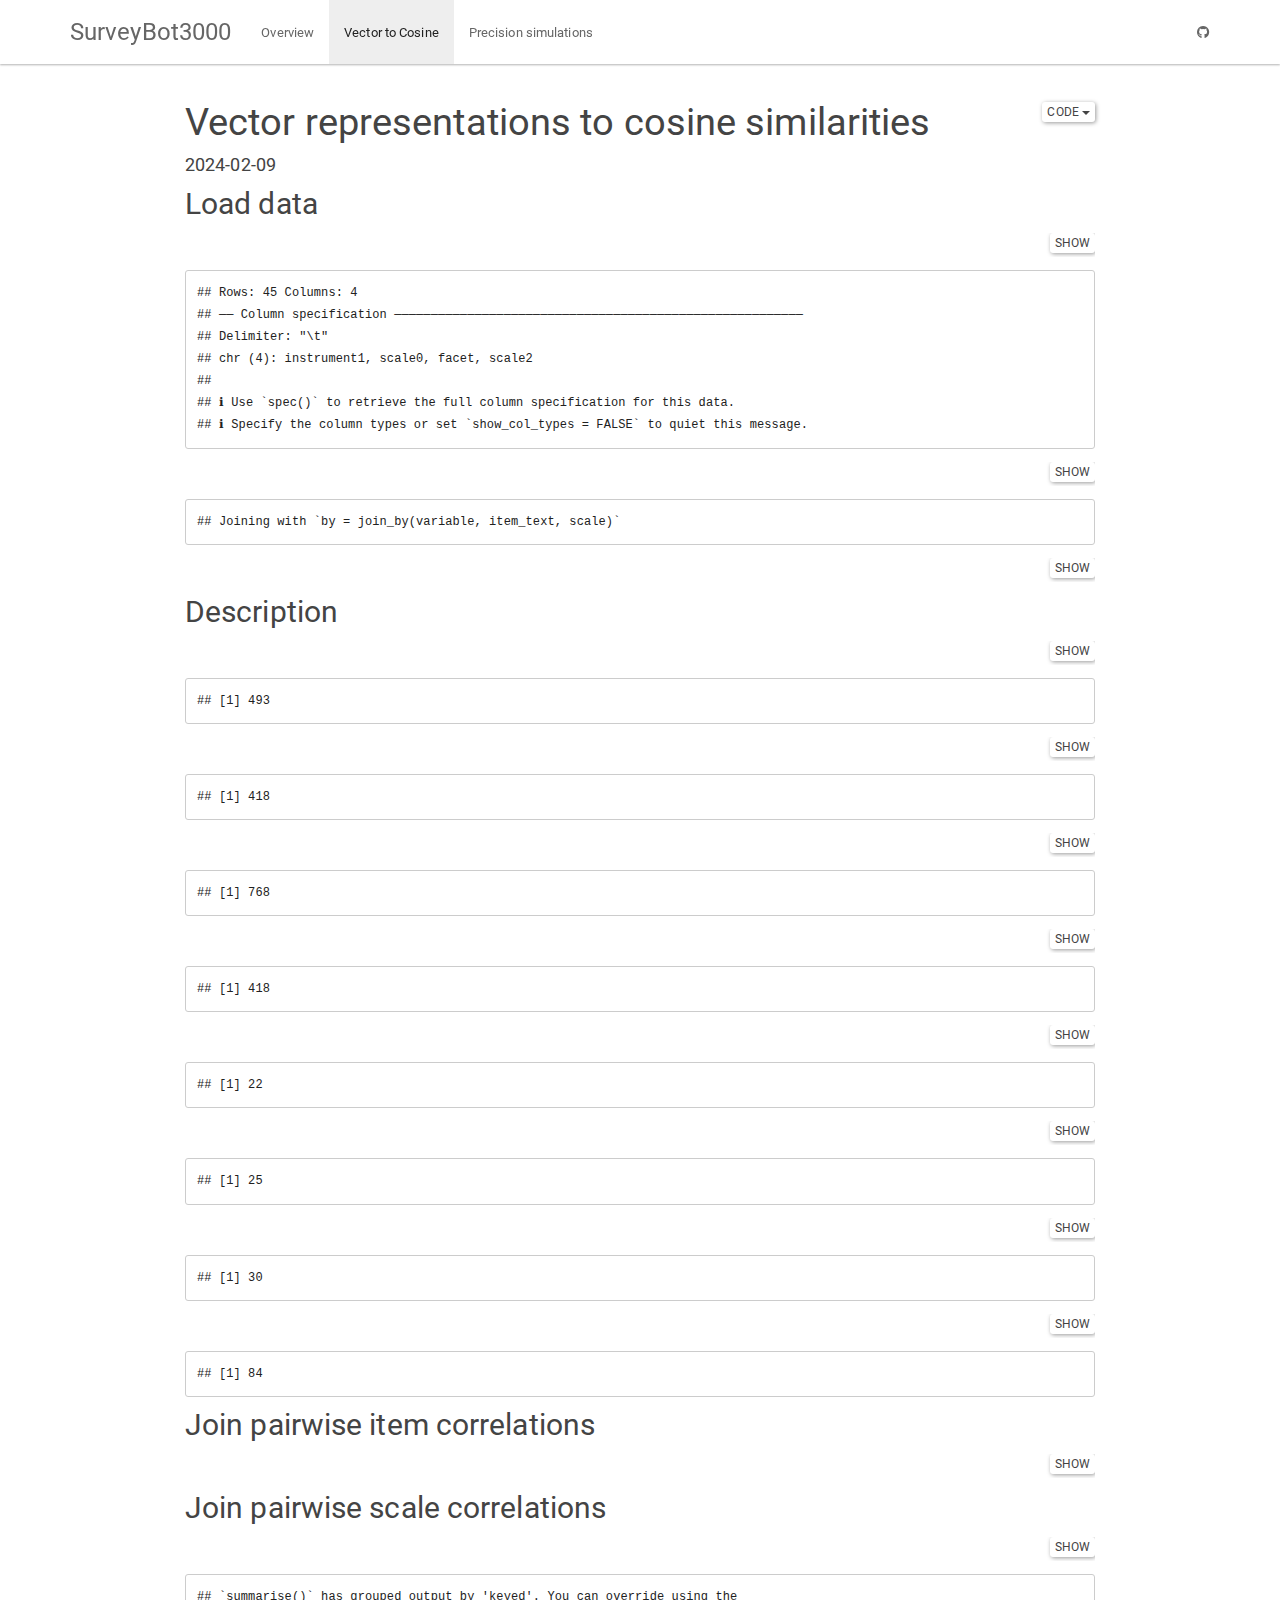
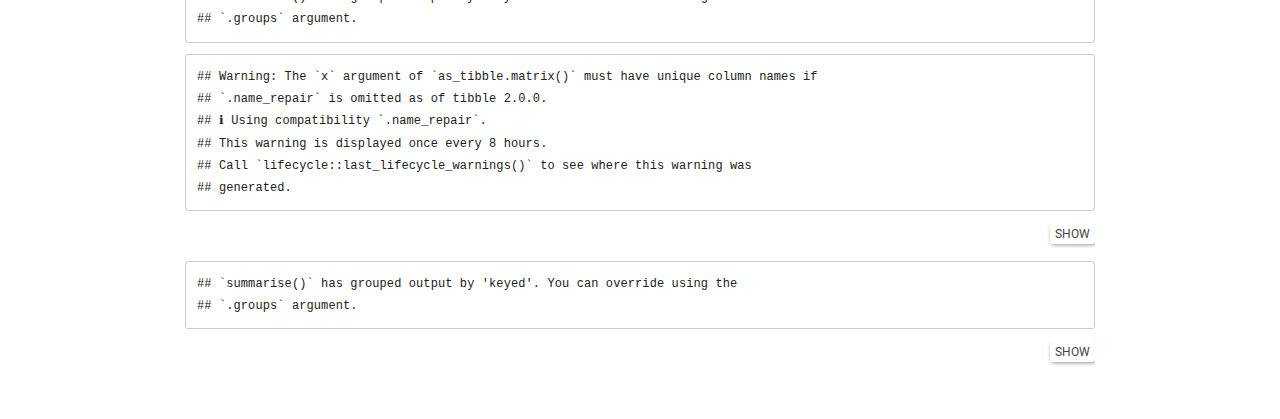
<file: pilot_study/docs/1_vector_to_cosine.html>
<!DOCTYPE html>

<html>

<head>

<meta charset="utf-8" />
<meta name="generator" content="pandoc" />
<meta http-equiv="X-UA-Compatible" content="IE=EDGE" />



<meta name="date" content="2024-02-09" />

<title>Vector representations to cosine similarities</title>

<script src="site_libs/header-attrs-2.25/header-attrs.js"></script>
<script src="site_libs/jquery-3.6.0/jquery-3.6.0.min.js"></script>
<meta name="viewport" content="width=device-width, initial-scale=1" />
<link href="site_libs/bootstrap-3.3.5/css/paper.min.css" rel="stylesheet" />
<script src="site_libs/bootstrap-3.3.5/js/bootstrap.min.js"></script>
<script src="site_libs/bootstrap-3.3.5/shim/html5shiv.min.js"></script>
<script src="site_libs/bootstrap-3.3.5/shim/respond.min.js"></script>
<style>h1 {font-size: 34px;}
       h1.title {font-size: 38px;}
       h2 {font-size: 30px;}
       h3 {font-size: 24px;}
       h4 {font-size: 18px;}
       h5 {font-size: 16px;}
       h6 {font-size: 12px;}
       code {color: inherit; background-color: rgba(0, 0, 0, 0.04);}
       pre:not([class]) { background-color: white }</style>
<script src="site_libs/navigation-1.1/tabsets.js"></script>
<script src="site_libs/navigation-1.1/codefolding.js"></script>
<script src="site_libs/navigation-1.1/sourceembed.js"></script>
<link href="site_libs/font-awesome-6.4.2/css/all.min.css" rel="stylesheet" />
<link href="site_libs/font-awesome-6.4.2/css/v4-shims.min.css" rel="stylesheet" />

<style type="text/css">
  code{white-space: pre-wrap;}
  span.smallcaps{font-variant: small-caps;}
  span.underline{text-decoration: underline;}
  div.column{display: inline-block; vertical-align: top; width: 50%;}
  div.hanging-indent{margin-left: 1.5em; text-indent: -1.5em;}
  ul.task-list{list-style: none;}
    </style>



<style type="text/css">
  code {
    white-space: pre;
  }
  .sourceCode {
    overflow: visible;
  }
</style>
<style type="text/css" data-origin="pandoc">
pre > code.sourceCode { white-space: pre; position: relative; }
pre > code.sourceCode > span { display: inline-block; line-height: 1.25; }
pre > code.sourceCode > span:empty { height: 1.2em; }
.sourceCode { overflow: visible; }
code.sourceCode > span { color: inherit; text-decoration: inherit; }
div.sourceCode { margin: 1em 0; }
pre.sourceCode { margin: 0; }
@media screen {
div.sourceCode { overflow: auto; }
}
@media print {
pre > code.sourceCode { white-space: pre-wrap; }
pre > code.sourceCode > span { text-indent: -5em; padding-left: 5em; }
}
pre.numberSource code
  { counter-reset: source-line 0; }
pre.numberSource code > span
  { position: relative; left: -4em; counter-increment: source-line; }
pre.numberSource code > span > a:first-child::before
  { content: counter(source-line);
    position: relative; left: -1em; text-align: right; vertical-align: baseline;
    border: none; display: inline-block;
    -webkit-touch-callout: none; -webkit-user-select: none;
    -khtml-user-select: none; -moz-user-select: none;
    -ms-user-select: none; user-select: none;
    padding: 0 4px; width: 4em;
  }
pre.numberSource { margin-left: 3em;  padding-left: 4px; }
div.sourceCode
  { color: #cccccc; background-color: #303030; }
@media screen {
pre > code.sourceCode > span > a:first-child::before { text-decoration: underline; }
}
code span.al { color: #ffcfaf; } /* Alert */
code span.an { color: #7f9f7f; font-weight: bold; } /* Annotation */
code span.at { } /* Attribute */
code span.bn { color: #dca3a3; } /* BaseN */
code span.bu { } /* BuiltIn */
code span.cf { color: #f0dfaf; } /* ControlFlow */
code span.ch { color: #dca3a3; } /* Char */
code span.cn { color: #dca3a3; font-weight: bold; } /* Constant */
code span.co { color: #7f9f7f; } /* Comment */
code span.cv { color: #7f9f7f; font-weight: bold; } /* CommentVar */
code span.do { color: #7f9f7f; } /* Documentation */
code span.dt { color: #dfdfbf; } /* DataType */
code span.dv { color: #dcdccc; } /* DecVal */
code span.er { color: #c3bf9f; } /* Error */
code span.ex { } /* Extension */
code span.fl { color: #c0bed1; } /* Float */
code span.fu { color: #efef8f; } /* Function */
code span.im { } /* Import */
code span.in { color: #7f9f7f; font-weight: bold; } /* Information */
code span.kw { color: #f0dfaf; } /* Keyword */
code span.op { color: #f0efd0; } /* Operator */
code span.ot { color: #efef8f; } /* Other */
code span.pp { color: #ffcfaf; font-weight: bold; } /* Preprocessor */
code span.sc { color: #dca3a3; } /* SpecialChar */
code span.ss { color: #cc9393; } /* SpecialString */
code span.st { color: #cc9393; } /* String */
code span.va { } /* Variable */
code span.vs { color: #cc9393; } /* VerbatimString */
code span.wa { color: #7f9f7f; font-weight: bold; } /* Warning */

.sourceCode .row {
  width: 100%;
}
.sourceCode {
  overflow-x: auto;
}
.code-folding-btn {
  margin-right: -30px;
}
</style>
<script>
// apply pandoc div.sourceCode style to pre.sourceCode instead
(function() {
  var sheets = document.styleSheets;
  for (var i = 0; i < sheets.length; i++) {
    if (sheets[i].ownerNode.dataset["origin"] !== "pandoc") continue;
    try { var rules = sheets[i].cssRules; } catch (e) { continue; }
    var j = 0;
    while (j < rules.length) {
      var rule = rules[j];
      // check if there is a div.sourceCode rule
      if (rule.type !== rule.STYLE_RULE || rule.selectorText !== "div.sourceCode") {
        j++;
        continue;
      }
      var style = rule.style.cssText;
      // check if color or background-color is set
      if (rule.style.color === '' && rule.style.backgroundColor === '') {
        j++;
        continue;
      }
      // replace div.sourceCode by a pre.sourceCode rule
      sheets[i].deleteRule(j);
      sheets[i].insertRule('pre.sourceCode{' + style + '}', j);
    }
  }
})();
</script>


<style type="text/css">
#rmd-source-code {
  display: none;
}
</style>





<style type = "text/css">
.main-container {
  max-width: 940px;
  margin-left: auto;
  margin-right: auto;
}
img {
  max-width:100%;
}
.tabbed-pane {
  padding-top: 12px;
}
.html-widget {
  margin-bottom: 20px;
}
button.code-folding-btn:focus {
  outline: none;
}
summary {
  display: list-item;
}
details > summary > p:only-child {
  display: inline;
}
pre code {
  padding: 0;
}
</style>


<style type="text/css">
.dropdown-submenu {
  position: relative;
}
.dropdown-submenu>.dropdown-menu {
  top: 0;
  left: 100%;
  margin-top: -6px;
  margin-left: -1px;
  border-radius: 0 6px 6px 6px;
}
.dropdown-submenu:hover>.dropdown-menu {
  display: block;
}
.dropdown-submenu>a:after {
  display: block;
  content: " ";
  float: right;
  width: 0;
  height: 0;
  border-color: transparent;
  border-style: solid;
  border-width: 5px 0 5px 5px;
  border-left-color: #cccccc;
  margin-top: 5px;
  margin-right: -10px;
}
.dropdown-submenu:hover>a:after {
  border-left-color: #adb5bd;
}
.dropdown-submenu.pull-left {
  float: none;
}
.dropdown-submenu.pull-left>.dropdown-menu {
  left: -100%;
  margin-left: 10px;
  border-radius: 6px 0 6px 6px;
}
</style>

<script type="text/javascript">
// manage active state of menu based on current page
$(document).ready(function () {
  // active menu anchor
  href = window.location.pathname
  href = href.substr(href.lastIndexOf('/') + 1)
  if (href === "")
    href = "index.html";
  var menuAnchor = $('a[href="' + href + '"]');

  // mark the anchor link active (and if it's in a dropdown, also mark that active)
  var dropdown = menuAnchor.closest('li.dropdown');
  if (window.bootstrap) { // Bootstrap 4+
    menuAnchor.addClass('active');
    dropdown.find('> .dropdown-toggle').addClass('active');
  } else { // Bootstrap 3
    menuAnchor.parent().addClass('active');
    dropdown.addClass('active');
  }

  // Navbar adjustments
  var navHeight = $(".navbar").first().height() + 15;
  var style = document.createElement('style');
  var pt = "padding-top: " + navHeight + "px; ";
  var mt = "margin-top: -" + navHeight + "px; ";
  var css = "";
  // offset scroll position for anchor links (for fixed navbar)
  for (var i = 1; i <= 6; i++) {
    css += ".section h" + i + "{ " + pt + mt + "}\n";
  }
  style.innerHTML = "body {" + pt + "padding-bottom: 40px; }\n" + css;
  document.head.appendChild(style);
});
</script>

<!-- tabsets -->

<style type="text/css">
.tabset-dropdown > .nav-tabs {
  display: inline-table;
  max-height: 500px;
  min-height: 44px;
  overflow-y: auto;
  border: 1px solid #ddd;
  border-radius: 4px;
}

.tabset-dropdown > .nav-tabs > li.active:before, .tabset-dropdown > .nav-tabs.nav-tabs-open:before {
  content: "\e259";
  font-family: 'Glyphicons Halflings';
  display: inline-block;
  padding: 10px;
  border-right: 1px solid #ddd;
}

.tabset-dropdown > .nav-tabs.nav-tabs-open > li.active:before {
  content: "\e258";
  font-family: 'Glyphicons Halflings';
  border: none;
}

.tabset-dropdown > .nav-tabs > li.active {
  display: block;
}

.tabset-dropdown > .nav-tabs > li > a,
.tabset-dropdown > .nav-tabs > li > a:focus,
.tabset-dropdown > .nav-tabs > li > a:hover {
  border: none;
  display: inline-block;
  border-radius: 4px;
  background-color: transparent;
}

.tabset-dropdown > .nav-tabs.nav-tabs-open > li {
  display: block;
  float: none;
}

.tabset-dropdown > .nav-tabs > li {
  display: none;
}
</style>

<!-- code folding -->
<style type="text/css">
.code-folding-btn { margin-bottom: 4px; }
</style>




</head>

<body>


<div class="container-fluid main-container">




<div class="navbar navbar-default  navbar-fixed-top" role="navigation">
  <div class="container">
    <div class="navbar-header">
      <button type="button" class="navbar-toggle collapsed" data-toggle="collapse" data-bs-toggle="collapse" data-target="#navbar" data-bs-target="#navbar">
        <span class="icon-bar"></span>
        <span class="icon-bar"></span>
        <span class="icon-bar"></span>
      </button>
      <a class="navbar-brand" href="index.html">SurveyBot3000</a>
    </div>
    <div id="navbar" class="navbar-collapse collapse">
      <ul class="nav navbar-nav">
        <li>
  <a href="index.html">Overview</a>
</li>
<li>
  <a href="1_vector_to_cosine.html">Vector to Cosine</a>
</li>
<li>
  <a href="3_rr_precision_simulations.html">Precision simulations</a>
</li>
      </ul>
      <ul class="nav navbar-nav navbar-right">
        <li>
  <a href="https://github.com/rubenarslan/items_llm">
    <span class="fa fa-github"></span>
     
    
  </a>
</li>
      </ul>
    </div><!--/.nav-collapse -->
  </div><!--/.container -->
</div><!--/.navbar -->

<div id="header">

<div class="btn-group pull-right float-right">
<button type="button" class="btn btn-default btn-xs btn-secondary btn-sm dropdown-toggle" data-toggle="dropdown" data-bs-toggle="dropdown" aria-haspopup="true" aria-expanded="false"><span>Code</span> <span class="caret"></span></button>
<ul class="dropdown-menu dropdown-menu-right" style="min-width: 50px;">
<li><a id="rmd-show-all-code" href="#">Show All Code</a></li>
<li><a id="rmd-hide-all-code" href="#">Hide All Code</a></li>
<li role="separator" class="divider"></li>
<li><a id="rmd-download-source" href="#">Download Rmd</a></li>
</ul>
</div>



<h1 class="title toc-ignore">Vector representations to cosine
similarities</h1>
<h4 class="date">2024-02-09</h4>

</div>


<div id="load-data" class="section level2">
<h2>Load data</h2>
<div class="sourceCode" id="cb1"><pre class="sourceCode r"><code class="sourceCode r"><span id="cb1-1"><a href="#cb1-1" tabindex="-1"></a>holdout_mapping_data <span class="ot">=</span> arrow<span class="sc">::</span><span class="fu">read_feather</span>(</span>
<span id="cb1-2"><a href="#cb1-2" tabindex="-1"></a>  <span class="at">file =</span> <span class="fu">file.path</span>(data_path, <span class="fu">glue</span>(<span class="st">&quot;{model_name}.raw.osf-bainbridge-2021-s2-0.mapping.feather&quot;</span>))</span>
<span id="cb1-3"><a href="#cb1-3" tabindex="-1"></a>)</span>
<span id="cb1-4"><a href="#cb1-4" tabindex="-1"></a></span>
<span id="cb1-5"><a href="#cb1-5" tabindex="-1"></a>facets <span class="ot">&lt;-</span> readr<span class="sc">::</span><span class="fu">read_tsv</span>(<span class="st">&quot;ignore/facets.tsv&quot;</span>)</span></code></pre></div>
<pre><code>## Rows: 45 Columns: 4
## ── Column specification ────────────────────────────────────────────────────────
## Delimiter: &quot;\t&quot;
## chr (4): instrument1, scale0, facet, scale2
## 
## ℹ Use `spec()` to retrieve the full column specification for this data.
## ℹ Specify the column types or set `show_col_types = FALSE` to quiet this message.</code></pre>
<div class="sourceCode" id="cb3"><pre class="sourceCode r"><code class="sourceCode r"><span id="cb3-1"><a href="#cb3-1" tabindex="-1"></a>holdout_mapping_data <span class="ot">&lt;-</span> holdout_mapping_data <span class="sc">%&gt;%</span> </span>
<span id="cb3-2"><a href="#cb3-2" tabindex="-1"></a>  <span class="fu">separate</span>(variable, <span class="fu">c</span>(<span class="st">&quot;instrument1&quot;</span>, <span class="st">&quot;facet&quot;</span>), <span class="at">remove =</span> F,<span class="at">extra =</span> <span class="st">&quot;drop&quot;</span>) <span class="sc">%&gt;%</span> </span>
<span id="cb3-3"><a href="#cb3-3" tabindex="-1"></a>  <span class="fu">left_join</span>(facets <span class="sc">%&gt;%</span> <span class="fu">select</span>(instrument1, facet, scale2), <span class="at">by =</span> <span class="fu">c</span>(<span class="st">&quot;instrument1&quot;</span>, <span class="st">&quot;facet&quot;</span>)) <span class="sc">%&gt;%</span> </span>
<span id="cb3-4"><a href="#cb3-4" tabindex="-1"></a>  <span class="fu">mutate</span>(<span class="at">scale1 =</span> <span class="fu">coalesce</span>(scale1, scale2)) <span class="sc">%&gt;%</span> </span>
<span id="cb3-5"><a href="#cb3-5" tabindex="-1"></a>  <span class="fu">select</span>(<span class="sc">-</span>instrument1, <span class="sc">-</span>facet, <span class="sc">-</span>scale2)</span>
<span id="cb3-6"><a href="#cb3-6" tabindex="-1"></a></span>
<span id="cb3-7"><a href="#cb3-7" tabindex="-1"></a></span>
<span id="cb3-8"><a href="#cb3-8" tabindex="-1"></a>first_items <span class="ot">&lt;-</span> <span class="fu">bind_rows</span>(</span>
<span id="cb3-9"><a href="#cb3-9" tabindex="-1"></a>    holdout_mapping_data <span class="sc">%&gt;%</span></span>
<span id="cb3-10"><a href="#cb3-10" tabindex="-1"></a>  <span class="fu">select</span>(variable, instrument, <span class="at">scale_0 =</span> scale0, <span class="at">scale_1 =</span> scale1,</span>
<span id="cb3-11"><a href="#cb3-11" tabindex="-1"></a>         item_text) <span class="sc">%&gt;%</span></span>
<span id="cb3-12"><a href="#cb3-12" tabindex="-1"></a>  <span class="fu">mutate</span>(<span class="at">instrument =</span> <span class="fu">coalesce</span>(<span class="fu">str_c</span>(<span class="fu">str_trim</span>(instrument), <span class="st">&quot; &quot;</span>), <span class="st">&quot;&quot;</span>),</span>
<span id="cb3-13"><a href="#cb3-13" tabindex="-1"></a>         <span class="at">scale_0 =</span> <span class="fu">coalesce</span>(<span class="fu">str_c</span>(<span class="fu">str_trim</span>(scale_0), <span class="st">&quot; &quot;</span>), <span class="st">&quot;&quot;</span>),</span>
<span id="cb3-14"><a href="#cb3-14" tabindex="-1"></a>         <span class="at">scale_1 =</span> <span class="st">&quot;&quot;</span>,</span>
<span id="cb3-15"><a href="#cb3-15" tabindex="-1"></a>         <span class="at">scale =</span> <span class="fu">str_replace_all</span>(<span class="fu">str_trim</span>(<span class="fu">paste0</span>(instrument, scale_0, scale_1)), <span class="st">&quot;[^a-zA-Z_0-9]&quot;</span>, <span class="st">&quot;_&quot;</span>)</span>
<span id="cb3-16"><a href="#cb3-16" tabindex="-1"></a>  ),</span>
<span id="cb3-17"><a href="#cb3-17" tabindex="-1"></a>  holdout_mapping_data <span class="sc">%&gt;%</span></span>
<span id="cb3-18"><a href="#cb3-18" tabindex="-1"></a>  <span class="fu">select</span>(variable, instrument, <span class="at">scale_0 =</span> scale0, <span class="at">scale_1 =</span> scale1,</span>
<span id="cb3-19"><a href="#cb3-19" tabindex="-1"></a>         item_text) <span class="sc">%&gt;%</span></span>
<span id="cb3-20"><a href="#cb3-20" tabindex="-1"></a>  <span class="fu">mutate</span>(<span class="at">instrument =</span> <span class="fu">coalesce</span>(<span class="fu">str_c</span>(<span class="fu">str_trim</span>(instrument), <span class="st">&quot; &quot;</span>), <span class="st">&quot;&quot;</span>),</span>
<span id="cb3-21"><a href="#cb3-21" tabindex="-1"></a>         <span class="at">scale_0 =</span> <span class="fu">coalesce</span>(<span class="fu">str_c</span>(<span class="fu">str_trim</span>(scale_0), <span class="st">&quot; &quot;</span>), <span class="st">&quot;&quot;</span>),</span>
<span id="cb3-22"><a href="#cb3-22" tabindex="-1"></a>         <span class="at">scale_1 =</span> <span class="fu">coalesce</span>(<span class="fu">str_trim</span>(scale_1), <span class="st">&quot;&quot;</span>),</span>
<span id="cb3-23"><a href="#cb3-23" tabindex="-1"></a>         <span class="at">scale =</span> <span class="fu">str_replace_all</span>(<span class="fu">str_trim</span>(<span class="fu">paste0</span>(instrument, scale_0, scale_1)), <span class="st">&quot;[^a-zA-Z_0-9]&quot;</span>, <span class="st">&quot;_&quot;</span>)</span>
<span id="cb3-24"><a href="#cb3-24" tabindex="-1"></a>  )) <span class="sc">%&gt;%</span> </span>
<span id="cb3-25"><a href="#cb3-25" tabindex="-1"></a>  <span class="fu">group_by</span>(scale) <span class="sc">%&gt;%</span> </span>
<span id="cb3-26"><a href="#cb3-26" tabindex="-1"></a>  <span class="fu">arrange</span>(variable) <span class="sc">%&gt;%</span> </span>
<span id="cb3-27"><a href="#cb3-27" tabindex="-1"></a>  <span class="fu">filter</span>(<span class="fu">row_number</span>() <span class="sc">==</span> <span class="dv">1</span>) <span class="sc">%&gt;%</span> </span>
<span id="cb3-28"><a href="#cb3-28" tabindex="-1"></a>  <span class="fu">mutate</span>(<span class="at">instrument =</span> <span class="fu">str_trim</span>(instrument),</span>
<span id="cb3-29"><a href="#cb3-29" tabindex="-1"></a>         <span class="at">scale_0 =</span> <span class="fu">str_trim</span>(scale_0),</span>
<span id="cb3-30"><a href="#cb3-30" tabindex="-1"></a>         <span class="at">scale_1 =</span> <span class="fu">str_trim</span>(scale_1))</span>
<span id="cb3-31"><a href="#cb3-31" tabindex="-1"></a></span>
<span id="cb3-32"><a href="#cb3-32" tabindex="-1"></a>rio<span class="sc">::</span><span class="fu">export</span>(first_items <span class="sc">%&gt;%</span> </span>
<span id="cb3-33"><a href="#cb3-33" tabindex="-1"></a>  <span class="fu">select</span>(scale, item_text, variable), <span class="st">&quot;ignore/first_items.xlsx&quot;</span>)</span>
<span id="cb3-34"><a href="#cb3-34" tabindex="-1"></a>coded <span class="ot">&lt;-</span> rio<span class="sc">::</span><span class="fu">import</span>(<span class="st">&quot;ignore/first_items_coded.xlsx&quot;</span>)</span>
<span id="cb3-35"><a href="#cb3-35" tabindex="-1"></a></span>
<span id="cb3-36"><a href="#cb3-36" tabindex="-1"></a>scales <span class="ot">&lt;-</span> first_items <span class="sc">%&gt;%</span> <span class="fu">left_join</span>(coded) <span class="sc">%&gt;%</span> </span>
<span id="cb3-37"><a href="#cb3-37" tabindex="-1"></a>  <span class="fu">mutate</span>(<span class="at">scale =</span> <span class="fu">str_replace</span>(scale, <span class="st">&quot;opennness&quot;</span>, <span class="st">&quot;openness&quot;</span>),</span>
<span id="cb3-38"><a href="#cb3-38" tabindex="-1"></a>         <span class="at">scale_0 =</span> <span class="fu">str_replace</span>(scale_0, <span class="st">&quot;opennness&quot;</span>, <span class="st">&quot;openness&quot;</span>)) <span class="sc">%&gt;%</span> </span>
<span id="cb3-39"><a href="#cb3-39" tabindex="-1"></a>  <span class="fu">select</span>(<span class="sc">-</span>item_text, <span class="sc">-</span>variable)</span></code></pre></div>
<pre><code>## Joining with `by = join_by(variable, item_text, scale)`</code></pre>
<div class="sourceCode" id="cb5"><pre class="sourceCode r"><code class="sourceCode r"><span id="cb5-1"><a href="#cb5-1" tabindex="-1"></a>arrow<span class="sc">::</span><span class="fu">write_feather</span>(scales, <span class="at">sink =</span> <span class="fu">file.path</span>(data_path, <span class="fu">glue</span>(<span class="st">&quot;{model_name}.raw.osf-bainbridge-2021-s2-0.scales.feather&quot;</span>))</span>
<span id="cb5-2"><a href="#cb5-2" tabindex="-1"></a>)</span>
<span id="cb5-3"><a href="#cb5-3" tabindex="-1"></a></span>
<span id="cb5-4"><a href="#cb5-4" tabindex="-1"></a>holdout_mapping_data <span class="ot">&lt;-</span> holdout_mapping_data <span class="sc">%&gt;%</span> </span>
<span id="cb5-5"><a href="#cb5-5" tabindex="-1"></a>  <span class="fu">mutate</span>(<span class="at">scale0 =</span> <span class="fu">str_replace</span>(scale0, <span class="st">&quot;opennness&quot;</span>, <span class="st">&quot;openness&quot;</span>))</span>
<span id="cb5-6"><a href="#cb5-6" tabindex="-1"></a></span>
<span id="cb5-7"><a href="#cb5-7" tabindex="-1"></a>arrow<span class="sc">::</span><span class="fu">write_feather</span>(holdout_mapping_data, <span class="at">sink =</span> <span class="fu">file.path</span>(data_path, <span class="fu">glue</span>(<span class="st">&quot;{model_name}.raw.osf-bainbridge-2021-s2-0.mapping2.feather&quot;</span>))</span>
<span id="cb5-8"><a href="#cb5-8" tabindex="-1"></a>)</span>
<span id="cb5-9"><a href="#cb5-9" tabindex="-1"></a></span>
<span id="cb5-10"><a href="#cb5-10" tabindex="-1"></a></span>
<span id="cb5-11"><a href="#cb5-11" tabindex="-1"></a><span class="co"># pre-trained model</span></span>
<span id="cb5-12"><a href="#cb5-12" tabindex="-1"></a>pt_holdout_human_data <span class="ot">=</span> arrow<span class="sc">::</span><span class="fu">read_feather</span>(</span>
<span id="cb5-13"><a href="#cb5-13" tabindex="-1"></a>  <span class="at">file =</span> <span class="fu">file.path</span>(data_path, <span class="fu">glue</span>(<span class="st">&quot;ignore.{pretrained_model_name}.raw.osf-bainbridge-2021-s2-0.human.feather&quot;</span>))</span>
<span id="cb5-14"><a href="#cb5-14" tabindex="-1"></a>)</span>
<span id="cb5-15"><a href="#cb5-15" tabindex="-1"></a></span>
<span id="cb5-16"><a href="#cb5-16" tabindex="-1"></a>pt_holdout_machine_data <span class="ot">=</span> arrow<span class="sc">::</span><span class="fu">read_feather</span>(</span>
<span id="cb5-17"><a href="#cb5-17" tabindex="-1"></a>  <span class="at">file =</span> <span class="fu">file.path</span>(data_path, <span class="fu">glue</span>(<span class="st">&quot;ignore.{pretrained_model_name}.raw.osf-bainbridge-2021-s2-0.machine.feather&quot;</span>))</span>
<span id="cb5-18"><a href="#cb5-18" tabindex="-1"></a>)</span>
<span id="cb5-19"><a href="#cb5-19" tabindex="-1"></a></span>
<span id="cb5-20"><a href="#cb5-20" tabindex="-1"></a><span class="co"># fine-tuned model</span></span>
<span id="cb5-21"><a href="#cb5-21" tabindex="-1"></a>holdout_machine_data <span class="ot">=</span> arrow<span class="sc">::</span><span class="fu">read_feather</span>(</span>
<span id="cb5-22"><a href="#cb5-22" tabindex="-1"></a>  <span class="at">file =</span> <span class="fu">file.path</span>(data_path, <span class="fu">glue</span>(<span class="st">&quot;{model_name}.raw.osf-bainbridge-2021-s2-0.machine.feather&quot;</span>))</span>
<span id="cb5-23"><a href="#cb5-23" tabindex="-1"></a>)</span>
<span id="cb5-24"><a href="#cb5-24" tabindex="-1"></a></span>
<span id="cb5-25"><a href="#cb5-25" tabindex="-1"></a>holdout_human_data <span class="ot">=</span> arrow<span class="sc">::</span><span class="fu">read_feather</span>(</span>
<span id="cb5-26"><a href="#cb5-26" tabindex="-1"></a>  <span class="at">file =</span> <span class="fu">file.path</span>(data_path, <span class="fu">glue</span>(<span class="st">&quot;{model_name}.raw.osf-bainbridge-2021-s2-0.human.feather&quot;</span>))</span>
<span id="cb5-27"><a href="#cb5-27" tabindex="-1"></a>)</span>
<span id="cb5-28"><a href="#cb5-28" tabindex="-1"></a><span class="co"># </span></span>
<span id="cb5-29"><a href="#cb5-29" tabindex="-1"></a><span class="co"># # pre-trained model</span></span>
<span id="cb5-30"><a href="#cb5-30" tabindex="-1"></a><span class="co"># holdout_machine_data_pt = arrow::read_feather(</span></span>
<span id="cb5-31"><a href="#cb5-31" tabindex="-1"></a><span class="co">#   file = file.path(pretrained_data_path, glue(&quot;ignore.{pretrained_model_name}.raw.osf-bainbridge-2021-s2-0.machine.feather&quot;))</span></span>
<span id="cb5-32"><a href="#cb5-32" tabindex="-1"></a><span class="co"># )</span></span></code></pre></div>
</div>
<div id="description" class="section level2">
<h2>Description</h2>
<div class="sourceCode" id="cb6"><pre class="sourceCode r"><code class="sourceCode r"><span id="cb6-1"><a href="#cb6-1" tabindex="-1"></a><span class="fu">nrow</span>(holdout_human_data) <span class="co"># respondents</span></span></code></pre></div>
<pre><code>## [1] 493</code></pre>
<div class="sourceCode" id="cb8"><pre class="sourceCode r"><code class="sourceCode r"><span id="cb8-1"><a href="#cb8-1" tabindex="-1"></a><span class="fu">ncol</span>(holdout_human_data) <span class="co"># items</span></span></code></pre></div>
<pre><code>## [1] 418</code></pre>
<div class="sourceCode" id="cb10"><pre class="sourceCode r"><code class="sourceCode r"><span id="cb10-1"><a href="#cb10-1" tabindex="-1"></a><span class="fu">nrow</span>(holdout_machine_data) <span class="co"># vector dimensions</span></span></code></pre></div>
<pre><code>## [1] 768</code></pre>
<div class="sourceCode" id="cb12"><pre class="sourceCode r"><code class="sourceCode r"><span id="cb12-1"><a href="#cb12-1" tabindex="-1"></a><span class="fu">ncol</span>(holdout_machine_data) <span class="co"># items</span></span></code></pre></div>
<pre><code>## [1] 418</code></pre>
<div class="sourceCode" id="cb14"><pre class="sourceCode r"><code class="sourceCode r"><span id="cb14-1"><a href="#cb14-1" tabindex="-1"></a><span class="fu">n_distinct</span>(holdout_mapping_data<span class="sc">$</span>instrument) <span class="co"># instruments</span></span></code></pre></div>
<pre><code>## [1] 22</code></pre>
<div class="sourceCode" id="cb16"><pre class="sourceCode r"><code class="sourceCode r"><span id="cb16-1"><a href="#cb16-1" tabindex="-1"></a><span class="fu">n_distinct</span>(holdout_mapping_data<span class="sc">$</span>scale0) <span class="co"># constructs</span></span></code></pre></div>
<pre><code>## [1] 25</code></pre>
<div class="sourceCode" id="cb18"><pre class="sourceCode r"><code class="sourceCode r"><span id="cb18-1"><a href="#cb18-1" tabindex="-1"></a><span class="fu">n_distinct</span>(holdout_mapping_data<span class="sc">$</span>instrument, holdout_mapping_data<span class="sc">$</span>scale0) <span class="co"># scales</span></span></code></pre></div>
<pre><code>## [1] 30</code></pre>
<div class="sourceCode" id="cb20"><pre class="sourceCode r"><code class="sourceCode r"><span id="cb20-1"><a href="#cb20-1" tabindex="-1"></a><span class="fu">n_distinct</span>(<span class="fu">str_c</span>(holdout_mapping_data<span class="sc">$</span>instrument, holdout_mapping_data<span class="sc">$</span>scale0, holdout_mapping_data<span class="sc">$</span>scale1)) <span class="co"># subscales</span></span></code></pre></div>
<pre><code>## [1] 84</code></pre>
</div>
<div id="join-pairwise-item-correlations" class="section level2">
<h2>Join pairwise item correlations</h2>
<div class="sourceCode" id="cb22"><pre class="sourceCode r"><code class="sourceCode r"><span id="cb22-1"><a href="#cb22-1" tabindex="-1"></a>join_pairwise_correlation <span class="ot">=</span> <span class="cf">function</span>(df_human, df_machine) {</span>
<span id="cb22-2"><a href="#cb22-2" tabindex="-1"></a>    item_pairs <span class="ot">=</span> <span class="fu">combn</span>(<span class="at">x =</span> <span class="fu">names</span>(df_human), <span class="at">m =</span> <span class="dv">2</span>) <span class="sc">%&gt;%</span></span>
<span id="cb22-3"><a href="#cb22-3" tabindex="-1"></a>        <span class="fu">t</span>() <span class="sc">%&gt;%</span> </span>
<span id="cb22-4"><a href="#cb22-4" tabindex="-1"></a>      <span class="fu">as.data.frame</span>()</span>
<span id="cb22-5"><a href="#cb22-5" tabindex="-1"></a>    <span class="fu">colnames</span>(item_pairs) <span class="ot">&lt;-</span> <span class="fu">c</span>(<span class="st">&quot;variable_1&quot;</span>, <span class="st">&quot;variable_2&quot;</span>)</span>
<span id="cb22-6"><a href="#cb22-6" tabindex="-1"></a></span>
<span id="cb22-7"><a href="#cb22-7" tabindex="-1"></a>    df_  <span class="ot">=</span> </span>
<span id="cb22-8"><a href="#cb22-8" tabindex="-1"></a>      item_pairs <span class="sc">%&gt;%</span> </span>
<span id="cb22-9"><a href="#cb22-9" tabindex="-1"></a>      <span class="fu">left_join</span>(</span>
<span id="cb22-10"><a href="#cb22-10" tabindex="-1"></a>      df_human <span class="sc">%&gt;%</span> </span>
<span id="cb22-11"><a href="#cb22-11" tabindex="-1"></a>        <span class="fu">cor</span>(<span class="at">use =</span> <span class="st">&quot;p&quot;</span>) <span class="sc">%&gt;%</span> </span>
<span id="cb22-12"><a href="#cb22-12" tabindex="-1"></a>        reshape2<span class="sc">::</span><span class="fu">melt</span>() <span class="sc">%&gt;%</span> </span>
<span id="cb22-13"><a href="#cb22-13" tabindex="-1"></a>        dplyr<span class="sc">::</span><span class="fu">left_join</span>(</span>
<span id="cb22-14"><a href="#cb22-14" tabindex="-1"></a>          Hmisc<span class="sc">::</span><span class="fu">rcorr</span>(<span class="fu">as.matrix</span>(holdout_human_data))<span class="sc">$</span>n <span class="sc">%&gt;%</span> </span>
<span id="cb22-15"><a href="#cb22-15" tabindex="-1"></a>          reshape2<span class="sc">::</span><span class="fu">melt</span>() <span class="sc">%&gt;%</span> </span>
<span id="cb22-16"><a href="#cb22-16" tabindex="-1"></a>          dplyr<span class="sc">::</span><span class="fu">rename</span>(<span class="at">pairwise_n =</span> value),</span>
<span id="cb22-17"><a href="#cb22-17" tabindex="-1"></a>          <span class="at">by =</span> <span class="fu">c</span>(<span class="st">&quot;Var1&quot;</span>, <span class="st">&quot;Var2&quot;</span>)</span>
<span id="cb22-18"><a href="#cb22-18" tabindex="-1"></a>        ) <span class="sc">%&gt;%</span> </span>
<span id="cb22-19"><a href="#cb22-19" tabindex="-1"></a>        dplyr<span class="sc">::</span><span class="fu">left_join</span>(</span>
<span id="cb22-20"><a href="#cb22-20" tabindex="-1"></a>            <span class="at">y =</span> df_machine <span class="sc">%&gt;%</span> </span>
<span id="cb22-21"><a href="#cb22-21" tabindex="-1"></a>            <span class="fu">cor</span>(<span class="at">use =</span> <span class="st">&quot;p&quot;</span>) <span class="sc">%&gt;%</span> </span>
<span id="cb22-22"><a href="#cb22-22" tabindex="-1"></a>            reshape2<span class="sc">::</span><span class="fu">melt</span>(),</span>
<span id="cb22-23"><a href="#cb22-23" tabindex="-1"></a>            <span class="at">by =</span> <span class="fu">c</span>(<span class="st">&quot;Var1&quot;</span>, <span class="st">&quot;Var2&quot;</span>)</span>
<span id="cb22-24"><a href="#cb22-24" tabindex="-1"></a>        ) <span class="sc">%&gt;%</span> </span>
<span id="cb22-25"><a href="#cb22-25" tabindex="-1"></a>        dplyr<span class="sc">::</span><span class="fu">rename</span>(</span>
<span id="cb22-26"><a href="#cb22-26" tabindex="-1"></a>            <span class="at">empirical_r =</span> <span class="st">&quot;value.x&quot;</span>,</span>
<span id="cb22-27"><a href="#cb22-27" tabindex="-1"></a>            <span class="at">synthetic_r =</span> <span class="st">&quot;value.y&quot;</span>,</span>
<span id="cb22-28"><a href="#cb22-28" tabindex="-1"></a>            <span class="at">variable_1 =</span> Var1,</span>
<span id="cb22-29"><a href="#cb22-29" tabindex="-1"></a>            <span class="at">variable_2 =</span> Var2</span>
<span id="cb22-30"><a href="#cb22-30" tabindex="-1"></a>        ) <span class="sc">%&gt;%</span> </span>
<span id="cb22-31"><a href="#cb22-31" tabindex="-1"></a>        dplyr<span class="sc">::</span><span class="fu">filter</span>(variable_1 <span class="sc">!=</span> variable_2),</span>
<span id="cb22-32"><a href="#cb22-32" tabindex="-1"></a>    <span class="at">by =</span> <span class="fu">c</span>(<span class="st">&quot;variable_1&quot;</span>, <span class="st">&quot;variable_2&quot;</span>))</span>
<span id="cb22-33"><a href="#cb22-33" tabindex="-1"></a></span>
<span id="cb22-34"><a href="#cb22-34" tabindex="-1"></a>    df_ <span class="ot">&lt;-</span> df_ <span class="sc">%&gt;%</span> </span>
<span id="cb22-35"><a href="#cb22-35" tabindex="-1"></a>      dplyr<span class="sc">::</span><span class="fu">mutate</span>(<span class="at">empirical_r_se =</span> (<span class="dv">1</span> <span class="sc">-</span> empirical_r<span class="sc">^</span><span class="dv">2</span>)<span class="sc">/</span><span class="fu">sqrt</span>(pairwise_n <span class="sc">-</span> <span class="dv">3</span>))</span>
<span id="cb22-36"><a href="#cb22-36" tabindex="-1"></a>    <span class="fu">return</span>(df_)</span>
<span id="cb22-37"><a href="#cb22-37" tabindex="-1"></a>}</span>
<span id="cb22-38"><a href="#cb22-38" tabindex="-1"></a></span>
<span id="cb22-39"><a href="#cb22-39" tabindex="-1"></a>holdout_item_pairs <span class="ot">=</span> <span class="fu">join_pairwise_correlation</span>(holdout_human_data, holdout_machine_data)</span>
<span id="cb22-40"><a href="#cb22-40" tabindex="-1"></a></span>
<span id="cb22-41"><a href="#cb22-41" tabindex="-1"></a>arrow<span class="sc">::</span><span class="fu">write_feather</span>(holdout_item_pairs, <span class="at">sink =</span> <span class="fu">file.path</span>(data_path, <span class="fu">glue</span>(<span class="st">&quot;ignore.{model_name}.raw.osf-bainbridge-2021-s2-0.item_correlations.feather&quot;</span>)))</span>
<span id="cb22-42"><a href="#cb22-42" tabindex="-1"></a></span>
<span id="cb22-43"><a href="#cb22-43" tabindex="-1"></a>pt_holdout_item_pairs <span class="ot">=</span> <span class="fu">join_pairwise_correlation</span>(pt_holdout_human_data, pt_holdout_machine_data)</span>
<span id="cb22-44"><a href="#cb22-44" tabindex="-1"></a></span>
<span id="cb22-45"><a href="#cb22-45" tabindex="-1"></a>arrow<span class="sc">::</span><span class="fu">write_feather</span>(pt_holdout_item_pairs, <span class="at">sink =</span> <span class="fu">file.path</span>(data_path, <span class="fu">glue</span>(<span class="st">&quot;ignore.{pretrained_model_name}.raw.osf-bainbridge-2021-s2-0.item_correlations.feather&quot;</span>)))</span></code></pre></div>
</div>
<div id="join-pairwise-scale-correlations" class="section level2">
<h2>Join pairwise scale correlations</h2>
<div class="sourceCode" id="cb23"><pre class="sourceCode r"><code class="sourceCode r"><span id="cb23-1"><a href="#cb23-1" tabindex="-1"></a>predict_manifest_scores <span class="ot">=</span> <span class="cf">function</span>(human_data, machine_data, mapping_data, scale_data) {</span>
<span id="cb23-2"><a href="#cb23-2" tabindex="-1"></a>  human_cor <span class="ot">=</span> human_data <span class="sc">%&gt;%</span></span>
<span id="cb23-3"><a href="#cb23-3" tabindex="-1"></a>    <span class="fu">cor</span>(<span class="at">use =</span> <span class="st">&quot;p&quot;</span>)</span>
<span id="cb23-4"><a href="#cb23-4" tabindex="-1"></a></span>
<span id="cb23-5"><a href="#cb23-5" tabindex="-1"></a>  machine_cor <span class="ot">=</span> machine_data <span class="sc">%&gt;%</span></span>
<span id="cb23-6"><a href="#cb23-6" tabindex="-1"></a>    <span class="fu">cor</span>(<span class="at">use =</span> <span class="st">&quot;p&quot;</span>)</span>
<span id="cb23-7"><a href="#cb23-7" tabindex="-1"></a></span>
<span id="cb23-8"><a href="#cb23-8" tabindex="-1"></a>  mapping_data <span class="ot">&lt;-</span> mapping_data <span class="sc">%&gt;%</span> </span>
<span id="cb23-9"><a href="#cb23-9" tabindex="-1"></a>                             <span class="fu">rename</span>(<span class="at">scale_0 =</span> scale0,</span>
<span id="cb23-10"><a href="#cb23-10" tabindex="-1"></a>                                    <span class="at">scale_1 =</span> scale1)</span>
<span id="cb23-11"><a href="#cb23-11" tabindex="-1"></a>  items_by_scale <span class="ot">&lt;-</span> <span class="fu">bind_rows</span>(</span>
<span id="cb23-12"><a href="#cb23-12" tabindex="-1"></a>    scale_data <span class="sc">%&gt;%</span> <span class="fu">filter</span>(scale_1 <span class="sc">==</span> <span class="st">&quot;&quot;</span>) <span class="sc">%&gt;%</span> <span class="fu">left_join</span>(mapping_data <span class="sc">%&gt;%</span> <span class="fu">select</span>(<span class="sc">-</span>scale_1), <span class="at">by =</span> <span class="fu">c</span>(<span class="st">&quot;instrument&quot;</span>, <span class="st">&quot;scale_0&quot;</span>)),</span>
<span id="cb23-13"><a href="#cb23-13" tabindex="-1"></a>    scale_data <span class="sc">%&gt;%</span> <span class="fu">filter</span>(scale_1 <span class="sc">!=</span> <span class="st">&quot;&quot;</span>) <span class="sc">%&gt;%</span> <span class="fu">left_join</span>(mapping_data, <span class="at">by =</span> <span class="fu">c</span>(<span class="st">&quot;instrument&quot;</span>, <span class="st">&quot;scale_0&quot;</span>, <span class="st">&quot;scale_1&quot;</span>))</span>
<span id="cb23-14"><a href="#cb23-14" tabindex="-1"></a>  )</span>
<span id="cb23-15"><a href="#cb23-15" tabindex="-1"></a></span>
<span id="cb23-16"><a href="#cb23-16" tabindex="-1"></a>  scale_data <span class="ot">=</span> items_by_scale <span class="sc">%&gt;%</span></span>
<span id="cb23-17"><a href="#cb23-17" tabindex="-1"></a>    dplyr<span class="sc">::</span><span class="fu">group_by</span>(keyed, scale) <span class="sc">%&gt;%</span></span>
<span id="cb23-18"><a href="#cb23-18" tabindex="-1"></a>    dplyr<span class="sc">::</span><span class="fu">summarize</span>(</span>
<span id="cb23-19"><a href="#cb23-19" tabindex="-1"></a>      <span class="at">items =</span> <span class="fu">list</span>(variable)</span>
<span id="cb23-20"><a href="#cb23-20" tabindex="-1"></a>    ) <span class="sc">%&gt;%</span></span>
<span id="cb23-21"><a href="#cb23-21" tabindex="-1"></a>    dplyr<span class="sc">::</span><span class="fu">rowwise</span>() <span class="sc">%&gt;%</span></span>
<span id="cb23-22"><a href="#cb23-22" tabindex="-1"></a>    dplyr<span class="sc">::</span><span class="fu">mutate</span>(</span>
<span id="cb23-23"><a href="#cb23-23" tabindex="-1"></a>      <span class="at">human_cor =</span> <span class="fu">list</span>(human_cor[items, items]),</span>
<span id="cb23-24"><a href="#cb23-24" tabindex="-1"></a>      <span class="at">reverse_keyed_items =</span> <span class="fu">list</span>(<span class="fu">find_reverse_items_by_first_item</span>(human_cor, keyed)),</span>
<span id="cb23-25"><a href="#cb23-25" tabindex="-1"></a>    ) <span class="sc">%&gt;%</span></span>
<span id="cb23-26"><a href="#cb23-26" tabindex="-1"></a>    dplyr<span class="sc">::</span><span class="fu">select</span>(<span class="sc">-</span>human_cor) <span class="sc">%&gt;%</span></span>
<span id="cb23-27"><a href="#cb23-27" tabindex="-1"></a>    dplyr<span class="sc">::</span><span class="fu">ungroup</span>()</span>
<span id="cb23-28"><a href="#cb23-28" tabindex="-1"></a></span>
<span id="cb23-29"><a href="#cb23-29" tabindex="-1"></a></span>
<span id="cb23-30"><a href="#cb23-30" tabindex="-1"></a>  scale_pairs <span class="ot">=</span> <span class="fu">combn</span>(<span class="at">x =</span> scale_data<span class="sc">$</span>scale, <span class="at">m =</span> <span class="dv">2</span>) <span class="sc">%&gt;%</span></span>
<span id="cb23-31"><a href="#cb23-31" tabindex="-1"></a>    <span class="fu">t</span>() <span class="sc">%&gt;%</span> </span>
<span id="cb23-32"><a href="#cb23-32" tabindex="-1"></a>    <span class="fu">as_tibble</span>()</span>
<span id="cb23-33"><a href="#cb23-33" tabindex="-1"></a>  </span>
<span id="cb23-34"><a href="#cb23-34" tabindex="-1"></a>  <span class="co"># no pairs between subscales and their parents</span></span>
<span id="cb23-35"><a href="#cb23-35" tabindex="-1"></a>  scale_pairs <span class="ot">&lt;-</span> scale_pairs <span class="sc">%&gt;%</span> </span>
<span id="cb23-36"><a href="#cb23-36" tabindex="-1"></a>    <span class="fu">filter</span>(<span class="sc">!</span> <span class="fu">str_detect</span>(V1, <span class="fu">fixed</span>(V2))) <span class="sc">%&gt;%</span> </span>
<span id="cb23-37"><a href="#cb23-37" tabindex="-1"></a>    <span class="fu">filter</span>(<span class="sc">!</span> <span class="fu">str_detect</span>(V2, <span class="fu">fixed</span>(V1))) <span class="sc">%&gt;%</span> </span>
<span id="cb23-38"><a href="#cb23-38" tabindex="-1"></a>    <span class="fu">as.matrix</span>()</span>
<span id="cb23-39"><a href="#cb23-39" tabindex="-1"></a></span>
<span id="cb23-40"><a href="#cb23-40" tabindex="-1"></a>  manifest_scores <span class="ot">=</span> <span class="fu">tibble</span>()</span>
<span id="cb23-41"><a href="#cb23-41" tabindex="-1"></a></span>
<span id="cb23-42"><a href="#cb23-42" tabindex="-1"></a>  calculate_row_means <span class="ot">=</span> <span class="cf">function</span>(data_, scale_data_) {</span>
<span id="cb23-43"><a href="#cb23-43" tabindex="-1"></a>    data_ <span class="sc">%&gt;%</span></span>
<span id="cb23-44"><a href="#cb23-44" tabindex="-1"></a>      dplyr<span class="sc">::</span><span class="fu">select</span>(</span>
<span id="cb23-45"><a href="#cb23-45" tabindex="-1"></a>        scale_data_<span class="sc">$</span>items <span class="sc">%&gt;%</span></span>
<span id="cb23-46"><a href="#cb23-46" tabindex="-1"></a>          <span class="fu">unlist</span>() <span class="sc">%&gt;%</span></span>
<span id="cb23-47"><a href="#cb23-47" tabindex="-1"></a>          dplyr<span class="sc">::</span><span class="fu">all_of</span>()</span>
<span id="cb23-48"><a href="#cb23-48" tabindex="-1"></a>      ) <span class="sc">%&gt;%</span></span>
<span id="cb23-49"><a href="#cb23-49" tabindex="-1"></a>      dplyr<span class="sc">::</span><span class="fu">mutate_at</span>(</span>
<span id="cb23-50"><a href="#cb23-50" tabindex="-1"></a>        <span class="at">.vars =</span> scale_data_<span class="sc">$</span>reverse_keyed_items <span class="sc">%&gt;%</span></span>
<span id="cb23-51"><a href="#cb23-51" tabindex="-1"></a>          <span class="fu">unlist</span>(),</span>
<span id="cb23-52"><a href="#cb23-52" tabindex="-1"></a>        <span class="at">.funs =</span> <span class="cf">function</span>(x) <span class="fu">max</span>(., <span class="at">na.rm =</span> <span class="cn">TRUE</span>) <span class="sc">+</span> <span class="dv">1</span> <span class="sc">-</span> x</span>
<span id="cb23-53"><a href="#cb23-53" tabindex="-1"></a>      ) <span class="sc">%&gt;%</span></span>
<span id="cb23-54"><a href="#cb23-54" tabindex="-1"></a>      <span class="fu">rowMeans</span>(<span class="at">na.rm =</span> <span class="cn">TRUE</span>)</span>
<span id="cb23-55"><a href="#cb23-55" tabindex="-1"></a>  }</span>
<span id="cb23-56"><a href="#cb23-56" tabindex="-1"></a></span>
<span id="cb23-57"><a href="#cb23-57" tabindex="-1"></a>  <span class="cf">for</span> (i <span class="cf">in</span> <span class="fu">seq_len</span>(<span class="fu">nrow</span>(scale_pairs))) {</span>
<span id="cb23-58"><a href="#cb23-58" tabindex="-1"></a>    scale_a <span class="ot">=</span> scale_pairs[i, <span class="dv">1</span>]</span>
<span id="cb23-59"><a href="#cb23-59" tabindex="-1"></a>    scale_b <span class="ot">=</span> scale_pairs[i, <span class="dv">2</span>]</span>
<span id="cb23-60"><a href="#cb23-60" tabindex="-1"></a></span>
<span id="cb23-61"><a href="#cb23-61" tabindex="-1"></a>    scale_data_a <span class="ot">=</span> scale_data <span class="sc">%&gt;%</span></span>
<span id="cb23-62"><a href="#cb23-62" tabindex="-1"></a>      dplyr<span class="sc">::</span><span class="fu">filter</span>(scale <span class="sc">==</span> scale_a)</span>
<span id="cb23-63"><a href="#cb23-63" tabindex="-1"></a></span>
<span id="cb23-64"><a href="#cb23-64" tabindex="-1"></a>    scale_data_b <span class="ot">=</span> scale_data <span class="sc">%&gt;%</span></span>
<span id="cb23-65"><a href="#cb23-65" tabindex="-1"></a>      dplyr<span class="sc">::</span><span class="fu">filter</span>(scale <span class="sc">==</span> scale_b)</span>
<span id="cb23-66"><a href="#cb23-66" tabindex="-1"></a></span>
<span id="cb23-67"><a href="#cb23-67" tabindex="-1"></a>    human_a <span class="ot">=</span> <span class="fu">calculate_row_means</span>(human_data, scale_data_a)</span>
<span id="cb23-68"><a href="#cb23-68" tabindex="-1"></a>    human_b <span class="ot">=</span> <span class="fu">calculate_row_means</span>(human_data, scale_data_b)</span>
<span id="cb23-69"><a href="#cb23-69" tabindex="-1"></a>    machine_a <span class="ot">=</span> <span class="fu">calculate_row_means</span>(machine_data, scale_data_a)</span>
<span id="cb23-70"><a href="#cb23-70" tabindex="-1"></a>    machine_b <span class="ot">=</span> <span class="fu">calculate_row_means</span>(machine_data, scale_data_b)</span>
<span id="cb23-71"><a href="#cb23-71" tabindex="-1"></a></span>
<span id="cb23-72"><a href="#cb23-72" tabindex="-1"></a>    human_cor <span class="ot">&lt;-</span> broom<span class="sc">::</span><span class="fu">tidy</span>(<span class="fu">cor.test</span>(human_a, human_b))</span>
<span id="cb23-73"><a href="#cb23-73" tabindex="-1"></a>    manifest_scores <span class="ot">=</span> manifest_scores <span class="sc">%&gt;%</span></span>
<span id="cb23-74"><a href="#cb23-74" tabindex="-1"></a>      dplyr<span class="sc">::</span><span class="fu">bind_rows</span>(</span>
<span id="cb23-75"><a href="#cb23-75" tabindex="-1"></a>        <span class="fu">tibble</span>(</span>
<span id="cb23-76"><a href="#cb23-76" tabindex="-1"></a>          <span class="at">scale_a =</span> scale_a,</span>
<span id="cb23-77"><a href="#cb23-77" tabindex="-1"></a>          <span class="at">scale_b =</span> scale_b,</span>
<span id="cb23-78"><a href="#cb23-78" tabindex="-1"></a>          <span class="at">empirical_r =</span> human_cor<span class="sc">$</span>estimate,</span>
<span id="cb23-79"><a href="#cb23-79" tabindex="-1"></a>          <span class="at">pairwise_n =</span> human_cor<span class="sc">$</span>parameter <span class="sc">+</span> <span class="dv">2</span>,</span>
<span id="cb23-80"><a href="#cb23-80" tabindex="-1"></a>          <span class="at">empirical_r_se =</span> (<span class="dv">1</span> <span class="sc">-</span> empirical_r<span class="sc">^</span><span class="dv">2</span>)<span class="sc">/</span><span class="fu">sqrt</span>(pairwise_n <span class="sc">-</span> <span class="dv">3</span>),</span>
<span id="cb23-81"><a href="#cb23-81" tabindex="-1"></a>          <span class="at">synthetic_r =</span> <span class="fu">cor</span>(machine_a, machine_b, <span class="at">use =</span> <span class="st">&quot;p&quot;</span>)</span>
<span id="cb23-82"><a href="#cb23-82" tabindex="-1"></a>        )</span>
<span id="cb23-83"><a href="#cb23-83" tabindex="-1"></a>      )</span>
<span id="cb23-84"><a href="#cb23-84" tabindex="-1"></a>  }</span>
<span id="cb23-85"><a href="#cb23-85" tabindex="-1"></a>  <span class="fu">return</span>(manifest_scores)</span>
<span id="cb23-86"><a href="#cb23-86" tabindex="-1"></a>}</span>
<span id="cb23-87"><a href="#cb23-87" tabindex="-1"></a></span>
<span id="cb23-88"><a href="#cb23-88" tabindex="-1"></a></span>
<span id="cb23-89"><a href="#cb23-89" tabindex="-1"></a>manifest_scores <span class="ot">=</span> <span class="fu">predict_manifest_scores</span>(holdout_human_data, holdout_machine_data, holdout_mapping_data, scales)</span></code></pre></div>
<pre><code>## `summarise()` has grouped output by &#39;keyed&#39;. You can override using the
## `.groups` argument.</code></pre>
<pre><code>## Warning: The `x` argument of `as_tibble.matrix()` must have unique column names if
## `.name_repair` is omitted as of tibble 2.0.0.
## ℹ Using compatibility `.name_repair`.
## This warning is displayed once every 8 hours.
## Call `lifecycle::last_lifecycle_warnings()` to see where this warning was
## generated.</code></pre>
<div class="sourceCode" id="cb26"><pre class="sourceCode r"><code class="sourceCode r"><span id="cb26-1"><a href="#cb26-1" tabindex="-1"></a>arrow<span class="sc">::</span><span class="fu">write_feather</span>(manifest_scores, <span class="at">sink =</span> <span class="fu">file.path</span>(data_path, <span class="fu">glue</span>(<span class="st">&quot;ignore.{model_name}.raw.osf-bainbridge-2021-s2-0.scale_correlations.feather&quot;</span>)))</span>
<span id="cb26-2"><a href="#cb26-2" tabindex="-1"></a></span>
<span id="cb26-3"><a href="#cb26-3" tabindex="-1"></a>pt_manifest_scores <span class="ot">=</span> <span class="fu">predict_manifest_scores</span>(pt_holdout_human_data, pt_holdout_machine_data, holdout_mapping_data, scales)</span></code></pre></div>
<pre><code>## `summarise()` has grouped output by &#39;keyed&#39;. You can override using the
## `.groups` argument.</code></pre>
<div class="sourceCode" id="cb28"><pre class="sourceCode r"><code class="sourceCode r"><span id="cb28-1"><a href="#cb28-1" tabindex="-1"></a>arrow<span class="sc">::</span><span class="fu">write_feather</span>(pt_manifest_scores, <span class="at">sink =</span> <span class="fu">file.path</span>(data_path, <span class="fu">glue</span>(<span class="st">&quot;ignore.{pretrained_model_name}.raw.osf-bainbridge-2021-s2-0.scale_correlations.feather&quot;</span>)))</span></code></pre></div>
</div>

<div id="rmd-source-code">[base64]</div>



</div>

<script>

// add bootstrap table styles to pandoc tables
function bootstrapStylePandocTables() {
  $('tr.odd').parent('tbody').parent('table').addClass('table table-condensed');
}
$(document).ready(function () {
  bootstrapStylePandocTables();
});


</script>

<!-- tabsets -->

<script>
$(document).ready(function () {
  window.buildTabsets("TOC");
});

$(document).ready(function () {
  $('.tabset-dropdown > .nav-tabs > li').click(function () {
    $(this).parent().toggleClass('nav-tabs-open');
  });
});
</script>

<!-- code folding -->
<script>
$(document).ready(function () {
  window.initializeSourceEmbed("1_vector_to_cosine.Rmd");
  window.initializeCodeFolding("hide" === "show");
});
</script>


<!-- dynamically load mathjax for compatibility with self-contained -->
<script>
  (function () {
    var script = document.createElement("script");
    script.type = "text/javascript";
    script.src  = "https://mathjax.rstudio.com/latest/MathJax.js?config=TeX-AMS-MML_HTMLorMML";
    document.getElementsByTagName("head")[0].appendChild(script);
  })();
</script>

</body>
</html>
</file>
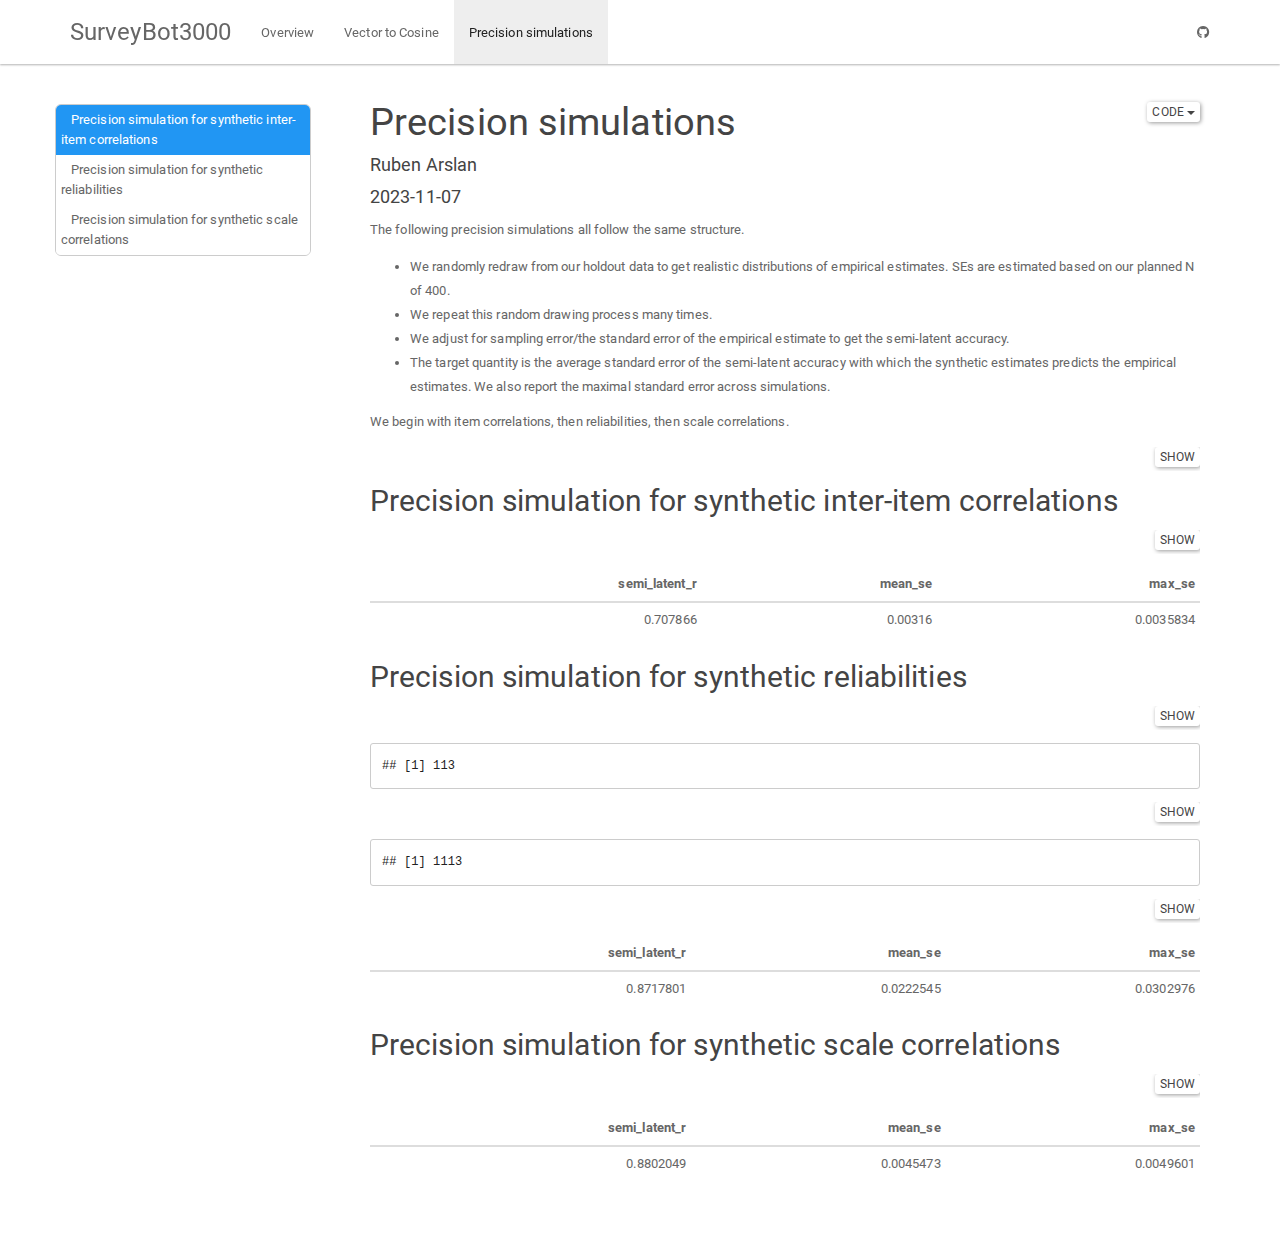
<file: pilot_study/docs/3_rr_precision_simulations.html>
<!DOCTYPE html>

<html>

<head>

<meta charset="utf-8" />
<meta name="generator" content="pandoc" />
<meta http-equiv="X-UA-Compatible" content="IE=EDGE" />


<meta name="author" content="Ruben Arslan" />

<meta name="date" content="2023-11-07" />

<title>Precision simulations</title>

<script src="site_libs/header-attrs-2.25/header-attrs.js"></script>
<script src="site_libs/jquery-3.6.0/jquery-3.6.0.min.js"></script>
<meta name="viewport" content="width=device-width, initial-scale=1" />
<link href="site_libs/bootstrap-3.3.5/css/paper.min.css" rel="stylesheet" />
<script src="site_libs/bootstrap-3.3.5/js/bootstrap.min.js"></script>
<script src="site_libs/bootstrap-3.3.5/shim/html5shiv.min.js"></script>
<script src="site_libs/bootstrap-3.3.5/shim/respond.min.js"></script>
<style>h1 {font-size: 34px;}
       h1.title {font-size: 38px;}
       h2 {font-size: 30px;}
       h3 {font-size: 24px;}
       h4 {font-size: 18px;}
       h5 {font-size: 16px;}
       h6 {font-size: 12px;}
       code {color: inherit; background-color: rgba(0, 0, 0, 0.04);}
       pre:not([class]) { background-color: white }</style>
<script src="site_libs/jqueryui-1.13.2/jquery-ui.min.js"></script>
<link href="site_libs/tocify-1.9.1/jquery.tocify.css" rel="stylesheet" />
<script src="site_libs/tocify-1.9.1/jquery.tocify.js"></script>
<script src="site_libs/navigation-1.1/tabsets.js"></script>
<script src="site_libs/navigation-1.1/codefolding.js"></script>
<script src="site_libs/navigation-1.1/sourceembed.js"></script>
<link href="site_libs/font-awesome-6.4.2/css/all.min.css" rel="stylesheet" />
<link href="site_libs/font-awesome-6.4.2/css/v4-shims.min.css" rel="stylesheet" />

<style type="text/css">
  code{white-space: pre-wrap;}
  span.smallcaps{font-variant: small-caps;}
  span.underline{text-decoration: underline;}
  div.column{display: inline-block; vertical-align: top; width: 50%;}
  div.hanging-indent{margin-left: 1.5em; text-indent: -1.5em;}
  ul.task-list{list-style: none;}
    </style>



<style type="text/css">
  code {
    white-space: pre;
  }
  .sourceCode {
    overflow: visible;
  }
</style>
<style type="text/css" data-origin="pandoc">
pre > code.sourceCode { white-space: pre; position: relative; }
pre > code.sourceCode > span { display: inline-block; line-height: 1.25; }
pre > code.sourceCode > span:empty { height: 1.2em; }
.sourceCode { overflow: visible; }
code.sourceCode > span { color: inherit; text-decoration: inherit; }
div.sourceCode { margin: 1em 0; }
pre.sourceCode { margin: 0; }
@media screen {
div.sourceCode { overflow: auto; }
}
@media print {
pre > code.sourceCode { white-space: pre-wrap; }
pre > code.sourceCode > span { text-indent: -5em; padding-left: 5em; }
}
pre.numberSource code
  { counter-reset: source-line 0; }
pre.numberSource code > span
  { position: relative; left: -4em; counter-increment: source-line; }
pre.numberSource code > span > a:first-child::before
  { content: counter(source-line);
    position: relative; left: -1em; text-align: right; vertical-align: baseline;
    border: none; display: inline-block;
    -webkit-touch-callout: none; -webkit-user-select: none;
    -khtml-user-select: none; -moz-user-select: none;
    -ms-user-select: none; user-select: none;
    padding: 0 4px; width: 4em;
  }
pre.numberSource { margin-left: 3em;  padding-left: 4px; }
div.sourceCode
  { color: #cccccc; background-color: #303030; }
@media screen {
pre > code.sourceCode > span > a:first-child::before { text-decoration: underline; }
}
code span.al { color: #ffcfaf; } /* Alert */
code span.an { color: #7f9f7f; font-weight: bold; } /* Annotation */
code span.at { } /* Attribute */
code span.bn { color: #dca3a3; } /* BaseN */
code span.bu { } /* BuiltIn */
code span.cf { color: #f0dfaf; } /* ControlFlow */
code span.ch { color: #dca3a3; } /* Char */
code span.cn { color: #dca3a3; font-weight: bold; } /* Constant */
code span.co { color: #7f9f7f; } /* Comment */
code span.cv { color: #7f9f7f; font-weight: bold; } /* CommentVar */
code span.do { color: #7f9f7f; } /* Documentation */
code span.dt { color: #dfdfbf; } /* DataType */
code span.dv { color: #dcdccc; } /* DecVal */
code span.er { color: #c3bf9f; } /* Error */
code span.ex { } /* Extension */
code span.fl { color: #c0bed1; } /* Float */
code span.fu { color: #efef8f; } /* Function */
code span.im { } /* Import */
code span.in { color: #7f9f7f; font-weight: bold; } /* Information */
code span.kw { color: #f0dfaf; } /* Keyword */
code span.op { color: #f0efd0; } /* Operator */
code span.ot { color: #efef8f; } /* Other */
code span.pp { color: #ffcfaf; font-weight: bold; } /* Preprocessor */
code span.sc { color: #dca3a3; } /* SpecialChar */
code span.ss { color: #cc9393; } /* SpecialString */
code span.st { color: #cc9393; } /* String */
code span.va { } /* Variable */
code span.vs { color: #cc9393; } /* VerbatimString */
code span.wa { color: #7f9f7f; font-weight: bold; } /* Warning */

.sourceCode .row {
  width: 100%;
}
.sourceCode {
  overflow-x: auto;
}
.code-folding-btn {
  margin-right: -30px;
}
</style>
<script>
// apply pandoc div.sourceCode style to pre.sourceCode instead
(function() {
  var sheets = document.styleSheets;
  for (var i = 0; i < sheets.length; i++) {
    if (sheets[i].ownerNode.dataset["origin"] !== "pandoc") continue;
    try { var rules = sheets[i].cssRules; } catch (e) { continue; }
    var j = 0;
    while (j < rules.length) {
      var rule = rules[j];
      // check if there is a div.sourceCode rule
      if (rule.type !== rule.STYLE_RULE || rule.selectorText !== "div.sourceCode") {
        j++;
        continue;
      }
      var style = rule.style.cssText;
      // check if color or background-color is set
      if (rule.style.color === '' && rule.style.backgroundColor === '') {
        j++;
        continue;
      }
      // replace div.sourceCode by a pre.sourceCode rule
      sheets[i].deleteRule(j);
      sheets[i].insertRule('pre.sourceCode{' + style + '}', j);
    }
  }
})();
</script>


<style type="text/css">
#rmd-source-code {
  display: none;
}
</style>





<style type = "text/css">
.main-container {
  max-width: 940px;
  margin-left: auto;
  margin-right: auto;
}
img {
  max-width:100%;
}
.tabbed-pane {
  padding-top: 12px;
}
.html-widget {
  margin-bottom: 20px;
}
button.code-folding-btn:focus {
  outline: none;
}
summary {
  display: list-item;
}
details > summary > p:only-child {
  display: inline;
}
pre code {
  padding: 0;
}
</style>


<style type="text/css">
.dropdown-submenu {
  position: relative;
}
.dropdown-submenu>.dropdown-menu {
  top: 0;
  left: 100%;
  margin-top: -6px;
  margin-left: -1px;
  border-radius: 0 6px 6px 6px;
}
.dropdown-submenu:hover>.dropdown-menu {
  display: block;
}
.dropdown-submenu>a:after {
  display: block;
  content: " ";
  float: right;
  width: 0;
  height: 0;
  border-color: transparent;
  border-style: solid;
  border-width: 5px 0 5px 5px;
  border-left-color: #cccccc;
  margin-top: 5px;
  margin-right: -10px;
}
.dropdown-submenu:hover>a:after {
  border-left-color: #adb5bd;
}
.dropdown-submenu.pull-left {
  float: none;
}
.dropdown-submenu.pull-left>.dropdown-menu {
  left: -100%;
  margin-left: 10px;
  border-radius: 6px 0 6px 6px;
}
</style>

<script type="text/javascript">
// manage active state of menu based on current page
$(document).ready(function () {
  // active menu anchor
  href = window.location.pathname
  href = href.substr(href.lastIndexOf('/') + 1)
  if (href === "")
    href = "index.html";
  var menuAnchor = $('a[href="' + href + '"]');

  // mark the anchor link active (and if it's in a dropdown, also mark that active)
  var dropdown = menuAnchor.closest('li.dropdown');
  if (window.bootstrap) { // Bootstrap 4+
    menuAnchor.addClass('active');
    dropdown.find('> .dropdown-toggle').addClass('active');
  } else { // Bootstrap 3
    menuAnchor.parent().addClass('active');
    dropdown.addClass('active');
  }

  // Navbar adjustments
  var navHeight = $(".navbar").first().height() + 15;
  var style = document.createElement('style');
  var pt = "padding-top: " + navHeight + "px; ";
  var mt = "margin-top: -" + navHeight + "px; ";
  var css = "";
  // offset scroll position for anchor links (for fixed navbar)
  for (var i = 1; i <= 6; i++) {
    css += ".section h" + i + "{ " + pt + mt + "}\n";
  }
  style.innerHTML = "body {" + pt + "padding-bottom: 40px; }\n" + css;
  document.head.appendChild(style);
});
</script>

<!-- tabsets -->

<style type="text/css">
.tabset-dropdown > .nav-tabs {
  display: inline-table;
  max-height: 500px;
  min-height: 44px;
  overflow-y: auto;
  border: 1px solid #ddd;
  border-radius: 4px;
}

.tabset-dropdown > .nav-tabs > li.active:before, .tabset-dropdown > .nav-tabs.nav-tabs-open:before {
  content: "\e259";
  font-family: 'Glyphicons Halflings';
  display: inline-block;
  padding: 10px;
  border-right: 1px solid #ddd;
}

.tabset-dropdown > .nav-tabs.nav-tabs-open > li.active:before {
  content: "\e258";
  font-family: 'Glyphicons Halflings';
  border: none;
}

.tabset-dropdown > .nav-tabs > li.active {
  display: block;
}

.tabset-dropdown > .nav-tabs > li > a,
.tabset-dropdown > .nav-tabs > li > a:focus,
.tabset-dropdown > .nav-tabs > li > a:hover {
  border: none;
  display: inline-block;
  border-radius: 4px;
  background-color: transparent;
}

.tabset-dropdown > .nav-tabs.nav-tabs-open > li {
  display: block;
  float: none;
}

.tabset-dropdown > .nav-tabs > li {
  display: none;
}
</style>

<!-- code folding -->
<style type="text/css">
.code-folding-btn { margin-bottom: 4px; }
</style>



<style type="text/css">

#TOC {
  margin: 25px 0px 20px 0px;
}
@media (max-width: 768px) {
#TOC {
  position: relative;
  width: 100%;
}
}

@media print {
.toc-content {
  /* see https://github.com/w3c/csswg-drafts/issues/4434 */
  float: right;
}
}

.toc-content {
  padding-left: 30px;
  padding-right: 40px;
}

div.main-container {
  max-width: 1200px;
}

div.tocify {
  width: 20%;
  max-width: 260px;
  max-height: 85%;
}

@media (min-width: 768px) and (max-width: 991px) {
  div.tocify {
    width: 25%;
  }
}

@media (max-width: 767px) {
  div.tocify {
    width: 100%;
    max-width: none;
  }
}

.tocify ul, .tocify li {
  line-height: 20px;
}

.tocify-subheader .tocify-item {
  font-size: 0.90em;
}

.tocify .list-group-item {
  border-radius: 0px;
}


</style>



</head>

<body>


<div class="container-fluid main-container">


<!-- setup 3col/9col grid for toc_float and main content  -->
<div class="row">
<div class="col-xs-12 col-sm-4 col-md-3">
<div id="TOC" class="tocify">
</div>
</div>

<div class="toc-content col-xs-12 col-sm-8 col-md-9">




<div class="navbar navbar-default  navbar-fixed-top" role="navigation">
  <div class="container">
    <div class="navbar-header">
      <button type="button" class="navbar-toggle collapsed" data-toggle="collapse" data-bs-toggle="collapse" data-target="#navbar" data-bs-target="#navbar">
        <span class="icon-bar"></span>
        <span class="icon-bar"></span>
        <span class="icon-bar"></span>
      </button>
      <a class="navbar-brand" href="index.html">SurveyBot3000</a>
    </div>
    <div id="navbar" class="navbar-collapse collapse">
      <ul class="nav navbar-nav">
        <li>
  <a href="index.html">Overview</a>
</li>
<li>
  <a href="1_vector_to_cosine.html">Vector to Cosine</a>
</li>
<li>
  <a href="3_rr_precision_simulations.html">Precision simulations</a>
</li>
      </ul>
      <ul class="nav navbar-nav navbar-right">
        <li>
  <a href="https://github.com/rubenarslan/items_llm">
    <span class="fa fa-github"></span>
     
    
  </a>
</li>
      </ul>
    </div><!--/.nav-collapse -->
  </div><!--/.container -->
</div><!--/.navbar -->

<div id="header">

<div class="btn-group pull-right float-right">
<button type="button" class="btn btn-default btn-xs btn-secondary btn-sm dropdown-toggle" data-toggle="dropdown" data-bs-toggle="dropdown" aria-haspopup="true" aria-expanded="false"><span>Code</span> <span class="caret"></span></button>
<ul class="dropdown-menu dropdown-menu-right" style="min-width: 50px;">
<li><a id="rmd-show-all-code" href="#">Show All Code</a></li>
<li><a id="rmd-hide-all-code" href="#">Hide All Code</a></li>
<li role="separator" class="divider"></li>
<li><a id="rmd-download-source" href="#">Download Rmd</a></li>
</ul>
</div>



<h1 class="title toc-ignore">Precision simulations</h1>
<h4 class="author">Ruben Arslan</h4>
<h4 class="date">2023-11-07</h4>

</div>


<p>The following precision simulations all follow the same
structure.</p>
<ul>
<li>We randomly redraw from our holdout data to get realistic
distributions of empirical estimates. SEs are estimated based on our
planned N of 400.</li>
<li>We repeat this random drawing process many times.</li>
<li>We adjust for sampling error/the standard error of the empirical
estimate to get the semi-latent accuracy.</li>
<li>The target quantity is the average standard error of the semi-latent
accuracy with which the synthetic estimates predicts the empirical
estimates. We also report the maximal standard error across
simulations.</li>
</ul>
<p>We begin with item correlations, then reliabilities, then scale
correlations.</p>
<div class="sourceCode" id="cb1"><pre class="sourceCode r"><code class="sourceCode r"><span id="cb1-1"><a href="#cb1-1" tabindex="-1"></a>knitr<span class="sc">::</span>opts_chunk<span class="sc">$</span><span class="fu">set</span>(<span class="at">echo =</span> <span class="cn">TRUE</span>, <span class="at">error =</span> T, <span class="at">warning =</span> F, <span class="at">message =</span> F)</span>
<span id="cb1-2"><a href="#cb1-2" tabindex="-1"></a></span>
<span id="cb1-3"><a href="#cb1-3" tabindex="-1"></a><span class="co"># Libraries and Settings</span></span>
<span id="cb1-4"><a href="#cb1-4" tabindex="-1"></a></span>
<span id="cb1-5"><a href="#cb1-5" tabindex="-1"></a><span class="co"># Libs ---------------------------</span></span>
<span id="cb1-6"><a href="#cb1-6" tabindex="-1"></a><span class="fu">library</span>(tidyverse)</span>
<span id="cb1-7"><a href="#cb1-7" tabindex="-1"></a><span class="fu">library</span>(arrow)</span>
<span id="cb1-8"><a href="#cb1-8" tabindex="-1"></a><span class="fu">library</span>(glue)</span>
<span id="cb1-9"><a href="#cb1-9" tabindex="-1"></a><span class="fu">library</span>(psych)</span>
<span id="cb1-10"><a href="#cb1-10" tabindex="-1"></a><span class="fu">library</span>(lavaan)</span>
<span id="cb1-11"><a href="#cb1-11" tabindex="-1"></a><span class="fu">library</span>(ggplot2)</span>
<span id="cb1-12"><a href="#cb1-12" tabindex="-1"></a><span class="fu">library</span>(plotly)</span>
<span id="cb1-13"><a href="#cb1-13" tabindex="-1"></a><span class="fu">library</span>(gridExtra)</span>
<span id="cb1-14"><a href="#cb1-14" tabindex="-1"></a><span class="fu">library</span>(semTools)</span>
<span id="cb1-15"><a href="#cb1-15" tabindex="-1"></a><span class="fu">library</span>(semPlot)</span>
<span id="cb1-16"><a href="#cb1-16" tabindex="-1"></a></span>
<span id="cb1-17"><a href="#cb1-17" tabindex="-1"></a>model_name <span class="ot">=</span> <span class="st">&quot;ItemSimilarityTraining-20240502-trial12&quot;</span></span>
<span id="cb1-18"><a href="#cb1-18" tabindex="-1"></a><span class="co">#model_name = &quot;item-similarity-20231018-122504&quot;</span></span>
<span id="cb1-19"><a href="#cb1-19" tabindex="-1"></a>pretrained_model_name <span class="ot">=</span> <span class="st">&quot;all-mpnet-base-v2&quot;</span></span>
<span id="cb1-20"><a href="#cb1-20" tabindex="-1"></a></span>
<span id="cb1-21"><a href="#cb1-21" tabindex="-1"></a>data_path <span class="ot">=</span> <span class="fu">glue</span>(<span class="st">&quot;./&quot;</span>)</span>
<span id="cb1-22"><a href="#cb1-22" tabindex="-1"></a>pretrained_data_path <span class="ot">=</span> <span class="fu">glue</span>(<span class="st">&quot;./&quot;</span>)</span>
<span id="cb1-23"><a href="#cb1-23" tabindex="-1"></a></span>
<span id="cb1-24"><a href="#cb1-24" tabindex="-1"></a><span class="fu">set.seed</span>(<span class="dv">42</span>)</span>
<span id="cb1-25"><a href="#cb1-25" tabindex="-1"></a></span>
<span id="cb1-26"><a href="#cb1-26" tabindex="-1"></a>number_of_items <span class="ot">&lt;-</span> <span class="dv">246</span></span>
<span id="cb1-27"><a href="#cb1-27" tabindex="-1"></a>number_of_scales <span class="ot">&lt;-</span> <span class="dv">76</span></span>
<span id="cb1-28"><a href="#cb1-28" tabindex="-1"></a>number_of_scales_with_more_than_3_items <span class="ot">&lt;-</span> <span class="dv">55</span></span>
<span id="cb1-29"><a href="#cb1-29" tabindex="-1"></a>combinations_items <span class="ot">&lt;-</span> <span class="fu">choose</span>(number_of_items, <span class="dv">2</span>)</span>
<span id="cb1-30"><a href="#cb1-30" tabindex="-1"></a>combinations_scales <span class="ot">&lt;-</span> <span class="fu">choose</span>(number_of_scales, <span class="dv">2</span>)</span>
<span id="cb1-31"><a href="#cb1-31" tabindex="-1"></a>combinations_scales <span class="ot">&lt;-</span> <span class="dv">2811</span> <span class="co"># after eliminating scale-subscale pairs</span></span>
<span id="cb1-32"><a href="#cb1-32" tabindex="-1"></a>planned_N <span class="ot">&lt;-</span> <span class="dv">400</span></span></code></pre></div>
<div id="precision-simulation-for-synthetic-inter-item-correlations"
class="section level2">
<h2>Precision simulation for synthetic inter-item correlations</h2>
<div class="sourceCode" id="cb2"><pre class="sourceCode r"><code class="sourceCode r"><span id="cb2-1"><a href="#cb2-1" tabindex="-1"></a>holdout <span class="ot">&lt;-</span> arrow<span class="sc">::</span><span class="fu">read_feather</span>(<span class="at">file =</span> <span class="fu">file.path</span>(data_path, <span class="fu">glue</span>(<span class="st">&quot;ignore.{model_name}.raw.osf-bainbridge-2021-s2-0.item_correlations.feather&quot;</span>)))</span>
<span id="cb2-2"><a href="#cb2-2" tabindex="-1"></a></span>
<span id="cb2-3"><a href="#cb2-3" tabindex="-1"></a>holdout_mapping_data <span class="ot">=</span> arrow<span class="sc">::</span><span class="fu">read_feather</span>(</span>
<span id="cb2-4"><a href="#cb2-4" tabindex="-1"></a>  <span class="at">file =</span> <span class="fu">file.path</span>(data_path, <span class="fu">glue</span>(<span class="st">&quot;{model_name}.raw.osf-bainbridge-2021-s2-0.mapping2.feather&quot;</span>))</span>
<span id="cb2-5"><a href="#cb2-5" tabindex="-1"></a>) <span class="sc">%&gt;%</span></span>
<span id="cb2-6"><a href="#cb2-6" tabindex="-1"></a>  <span class="fu">rename</span>(<span class="at">scale_0 =</span> scale0,</span>
<span id="cb2-7"><a href="#cb2-7" tabindex="-1"></a>         <span class="at">scale_1 =</span> scale1)</span>
<span id="cb2-8"><a href="#cb2-8" tabindex="-1"></a></span>
<span id="cb2-9"><a href="#cb2-9" tabindex="-1"></a>scales <span class="ot">&lt;-</span> arrow<span class="sc">::</span><span class="fu">read_feather</span>(<span class="fu">file.path</span>(data_path, <span class="fu">glue</span>(<span class="st">&quot;{model_name}.raw.osf-bainbridge-2021-s2-0.scales.feather&quot;</span>))</span>
<span id="cb2-10"><a href="#cb2-10" tabindex="-1"></a>)</span>
<span id="cb2-11"><a href="#cb2-11" tabindex="-1"></a></span>
<span id="cb2-12"><a href="#cb2-12" tabindex="-1"></a>holdout_llm <span class="ot">&lt;-</span> holdout <span class="sc">%&gt;%</span></span>
<span id="cb2-13"><a href="#cb2-13" tabindex="-1"></a>  <span class="fu">left_join</span>(holdout_mapping_data <span class="sc">%&gt;%</span> <span class="fu">select</span>(<span class="at">variable_1 =</span> variable, <span class="at">InstrumentA =</span> instrument, <span class="at">ScaleA =</span> scale_0, <span class="at">SubscaleA =</span> scale_1)) <span class="sc">%&gt;%</span></span>
<span id="cb2-14"><a href="#cb2-14" tabindex="-1"></a>  <span class="fu">left_join</span>(holdout_mapping_data <span class="sc">%&gt;%</span> <span class="fu">select</span>(<span class="at">variable_2 =</span> variable, <span class="at">InstrumentA =</span> instrument, <span class="at">ScaleA =</span> scale_0, <span class="at">SubscaleA =</span> scale_1))</span>
<span id="cb2-15"><a href="#cb2-15" tabindex="-1"></a></span>
<span id="cb2-16"><a href="#cb2-16" tabindex="-1"></a>sim_results <span class="ot">&lt;-</span> <span class="fu">tibble</span>()</span>
<span id="cb2-17"><a href="#cb2-17" tabindex="-1"></a><span class="fu">library</span>(lavaan)</span>
<span id="cb2-18"><a href="#cb2-18" tabindex="-1"></a></span>
<span id="cb2-19"><a href="#cb2-19" tabindex="-1"></a><span class="cf">for</span>(i <span class="cf">in</span> <span class="dv">1</span><span class="sc">:</span><span class="dv">500</span>) {</span>
<span id="cb2-20"><a href="#cb2-20" tabindex="-1"></a>  items <span class="ot">&lt;-</span> holdout <span class="sc">%&gt;%</span> <span class="fu">select</span>(variable_1) <span class="sc">%&gt;%</span> <span class="fu">distinct</span>() <span class="sc">%&gt;%</span> <span class="fu">sample_n</span>(number_of_items) <span class="sc">%&gt;%</span> <span class="fu">pull</span>(variable_1)</span>
<span id="cb2-21"><a href="#cb2-21" tabindex="-1"></a></span>
<span id="cb2-22"><a href="#cb2-22" tabindex="-1"></a>  subset <span class="ot">&lt;-</span> holdout <span class="sc">%&gt;%</span> <span class="fu">filter</span>(variable_1 <span class="sc">%in%</span> items, variable_2 <span class="sc">%in%</span> items)</span>
<span id="cb2-23"><a href="#cb2-23" tabindex="-1"></a></span>
<span id="cb2-24"><a href="#cb2-24" tabindex="-1"></a>  N <span class="ot">&lt;-</span> planned_N</span>
<span id="cb2-25"><a href="#cb2-25" tabindex="-1"></a>  subset <span class="ot">&lt;-</span> subset <span class="sc">%&gt;%</span> <span class="fu">mutate</span>(<span class="at">se =</span> (<span class="dv">1</span> <span class="sc">-</span> empirical_r<span class="sc">^</span><span class="dv">2</span>)<span class="sc">/</span><span class="fu">sqrt</span>(N <span class="sc">-</span> <span class="dv">3</span>))</span>
<span id="cb2-26"><a href="#cb2-26" tabindex="-1"></a>  se2 <span class="ot">&lt;-</span> <span class="fu">mean</span>(subset<span class="sc">$</span>se<span class="sc">^</span><span class="dv">2</span>)</span>
<span id="cb2-27"><a href="#cb2-27" tabindex="-1"></a></span>
<span id="cb2-28"><a href="#cb2-28" tabindex="-1"></a>  r <span class="ot">&lt;-</span> broom<span class="sc">::</span><span class="fu">tidy</span>(<span class="fu">cor.test</span>(subset<span class="sc">$</span>empirical_r, subset<span class="sc">$</span>synthetic_r))</span>
<span id="cb2-29"><a href="#cb2-29" tabindex="-1"></a></span>
<span id="cb2-30"><a href="#cb2-30" tabindex="-1"></a>  model <span class="ot">&lt;-</span> <span class="fu">paste0</span>(<span class="st">&#39;</span></span>
<span id="cb2-31"><a href="#cb2-31" tabindex="-1"></a><span class="st">    # Latent variables</span></span>
<span id="cb2-32"><a href="#cb2-32" tabindex="-1"></a><span class="st">    PearsonLatent =~ 1*empirical_r</span></span>
<span id="cb2-33"><a href="#cb2-33" tabindex="-1"></a></span>
<span id="cb2-34"><a href="#cb2-34" tabindex="-1"></a><span class="st">    # Fixing error variances based on known standard errors</span></span>
<span id="cb2-35"><a href="#cb2-35" tabindex="-1"></a><span class="st">    empirical_r ~~ &#39;</span>,se2,<span class="st">&#39;*empirical_r</span></span>
<span id="cb2-36"><a href="#cb2-36" tabindex="-1"></a></span>
<span id="cb2-37"><a href="#cb2-37" tabindex="-1"></a><span class="st">    # Relationship between latent variables</span></span>
<span id="cb2-38"><a href="#cb2-38" tabindex="-1"></a><span class="st">    PearsonLatent ~~ synthetic_r</span></span>
<span id="cb2-39"><a href="#cb2-39" tabindex="-1"></a><span class="st">  &#39;</span>)</span>
<span id="cb2-40"><a href="#cb2-40" tabindex="-1"></a></span>
<span id="cb2-41"><a href="#cb2-41" tabindex="-1"></a>  fit <span class="ot">&lt;-</span> <span class="fu">sem</span>(model, <span class="at">data =</span> subset)</span>
<span id="cb2-42"><a href="#cb2-42" tabindex="-1"></a></span>
<span id="cb2-43"><a href="#cb2-43" tabindex="-1"></a>  sim_results <span class="ot">&lt;-</span> <span class="fu">bind_rows</span>(sim_results,</span>
<span id="cb2-44"><a href="#cb2-44" tabindex="-1"></a>    <span class="fu">standardizedsolution</span>(fit) <span class="sc">%&gt;%</span> <span class="fu">filter</span>(lhs <span class="sc">==</span> <span class="st">&quot;PearsonLatent&quot;</span>, rhs <span class="sc">==</span>  <span class="st">&quot;synthetic_r&quot;</span>)</span>
<span id="cb2-45"><a href="#cb2-45" tabindex="-1"></a>  )</span>
<span id="cb2-46"><a href="#cb2-46" tabindex="-1"></a>}</span>
<span id="cb2-47"><a href="#cb2-47" tabindex="-1"></a></span>
<span id="cb2-48"><a href="#cb2-48" tabindex="-1"></a>sim_results <span class="sc">%&gt;%</span> <span class="fu">summarise</span>(<span class="at">semi_latent_r =</span> <span class="fu">mean</span>(est.std), <span class="at">mean_se =</span> <span class="fu">sqrt</span>(<span class="fu">mean</span>(se<span class="sc">^</span><span class="dv">2</span>)), <span class="at">max_se =</span> <span class="fu">max</span>(se)) <span class="sc">%&gt;%</span> </span>
<span id="cb2-49"><a href="#cb2-49" tabindex="-1"></a>  knitr<span class="sc">::</span><span class="fu">kable</span>()</span></code></pre></div>
<table>
<thead>
<tr class="header">
<th align="right">semi_latent_r</th>
<th align="right">mean_se</th>
<th align="right">max_se</th>
</tr>
</thead>
<tbody>
<tr class="odd">
<td align="right">0.707866</td>
<td align="right">0.00316</td>
<td align="right">0.0035834</td>
</tr>
</tbody>
</table>
</div>
<div id="precision-simulation-for-synthetic-reliabilities"
class="section level2">
<h2>Precision simulation for synthetic reliabilities</h2>
<div class="sourceCode" id="cb3"><pre class="sourceCode r"><code class="sourceCode r"><span id="cb3-1"><a href="#cb3-1" tabindex="-1"></a>cors_llm <span class="ot">&lt;-</span> holdout_llm <span class="sc">%&gt;%</span></span>
<span id="cb3-2"><a href="#cb3-2" tabindex="-1"></a>  <span class="fu">select</span>(<span class="at">x =</span> variable_1, <span class="at">y =</span> variable_2, <span class="at">r =</span> synthetic_r) <span class="sc">%&gt;%</span></span>
<span id="cb3-3"><a href="#cb3-3" tabindex="-1"></a>  <span class="fu">as.data.frame</span>() <span class="sc">|&gt;</span></span>
<span id="cb3-4"><a href="#cb3-4" tabindex="-1"></a>  igraph<span class="sc">::</span><span class="fu">graph_from_data_frame</span>(<span class="at">directed =</span> <span class="cn">FALSE</span>) <span class="sc">|&gt;</span></span>
<span id="cb3-5"><a href="#cb3-5" tabindex="-1"></a>  igraph<span class="sc">::</span><span class="fu">as_adjacency_matrix</span>(<span class="at">attr =</span> <span class="st">&quot;r&quot;</span>, <span class="at">sparse =</span> <span class="cn">FALSE</span>)</span>
<span id="cb3-6"><a href="#cb3-6" tabindex="-1"></a><span class="fu">diag</span>(cors_llm) <span class="ot">&lt;-</span> <span class="dv">1</span></span>
<span id="cb3-7"><a href="#cb3-7" tabindex="-1"></a></span>
<span id="cb3-8"><a href="#cb3-8" tabindex="-1"></a>cors_real <span class="ot">&lt;-</span> holdout_llm <span class="sc">%&gt;%</span></span>
<span id="cb3-9"><a href="#cb3-9" tabindex="-1"></a>  <span class="fu">select</span>(<span class="at">x =</span> variable_1, <span class="at">y =</span> variable_2, <span class="at">r =</span> empirical_r) <span class="sc">%&gt;%</span></span>
<span id="cb3-10"><a href="#cb3-10" tabindex="-1"></a>  <span class="fu">as.data.frame</span>() <span class="sc">|&gt;</span></span>
<span id="cb3-11"><a href="#cb3-11" tabindex="-1"></a>  igraph<span class="sc">::</span><span class="fu">graph_from_data_frame</span>(<span class="at">directed =</span> <span class="cn">FALSE</span>) <span class="sc">|&gt;</span></span>
<span id="cb3-12"><a href="#cb3-12" tabindex="-1"></a>  igraph<span class="sc">::</span><span class="fu">as_adjacency_matrix</span>(<span class="at">attr =</span> <span class="st">&quot;r&quot;</span>, <span class="at">sparse =</span> <span class="cn">FALSE</span>)</span>
<span id="cb3-13"><a href="#cb3-13" tabindex="-1"></a><span class="fu">diag</span>(cors_real) <span class="ot">&lt;-</span> <span class="dv">1</span></span>
<span id="cb3-14"><a href="#cb3-14" tabindex="-1"></a></span>
<span id="cb3-15"><a href="#cb3-15" tabindex="-1"></a>mapping_data <span class="ot">&lt;-</span> holdout_mapping_data</span>
<span id="cb3-16"><a href="#cb3-16" tabindex="-1"></a>items_by_scale <span class="ot">&lt;-</span> <span class="fu">bind_rows</span>(</span>
<span id="cb3-17"><a href="#cb3-17" tabindex="-1"></a>  scales <span class="sc">%&gt;%</span> <span class="fu">filter</span>(scale_1 <span class="sc">==</span> <span class="st">&quot;&quot;</span>) <span class="sc">%&gt;%</span> <span class="fu">left_join</span>(mapping_data <span class="sc">%&gt;%</span> <span class="fu">select</span>(<span class="sc">-</span>scale_1), <span class="at">by =</span> <span class="fu">c</span>(<span class="st">&quot;instrument&quot;</span>, <span class="st">&quot;scale_0&quot;</span>)),</span>
<span id="cb3-18"><a href="#cb3-18" tabindex="-1"></a>  scales <span class="sc">%&gt;%</span> <span class="fu">filter</span>(scale_1 <span class="sc">!=</span> <span class="st">&quot;&quot;</span>) <span class="sc">%&gt;%</span> <span class="fu">left_join</span>(mapping_data, <span class="at">by =</span> <span class="fu">c</span>(<span class="st">&quot;instrument&quot;</span>, <span class="st">&quot;scale_0&quot;</span>, <span class="st">&quot;scale_1&quot;</span>))</span>
<span id="cb3-19"><a href="#cb3-19" tabindex="-1"></a>)</span>
<span id="cb3-20"><a href="#cb3-20" tabindex="-1"></a>  </span>
<span id="cb3-21"><a href="#cb3-21" tabindex="-1"></a><span class="fu">n_distinct</span>(scales<span class="sc">$</span>scale)</span></code></pre></div>
<pre><code>## [1] 113</code></pre>
<div class="sourceCode" id="cb5"><pre class="sourceCode r"><code class="sourceCode r"><span id="cb5-1"><a href="#cb5-1" tabindex="-1"></a>scales <span class="ot">&lt;-</span> items_by_scale <span class="sc">%&gt;%</span></span>
<span id="cb5-2"><a href="#cb5-2" tabindex="-1"></a>  <span class="fu">group_by</span>(keyed, scale) <span class="sc">%&gt;%</span></span>
<span id="cb5-3"><a href="#cb5-3" tabindex="-1"></a>  <span class="fu">summarise</span>(</span>
<span id="cb5-4"><a href="#cb5-4" tabindex="-1"></a>    <span class="at">items =</span> <span class="fu">list</span>(variable),</span>
<span id="cb5-5"><a href="#cb5-5" tabindex="-1"></a>    <span class="at">number_of_items =</span> <span class="fu">n_distinct</span>(variable),</span>
<span id="cb5-6"><a href="#cb5-6" tabindex="-1"></a>    <span class="at">lvn =</span> <span class="fu">paste</span>(<span class="fu">first</span>(scale), <span class="st">&quot; =~ &quot;</span>, <span class="fu">paste</span>(variable, <span class="at">collapse =</span> <span class="st">&quot; + &quot;</span>))) <span class="sc">%&gt;%</span></span>
<span id="cb5-7"><a href="#cb5-7" tabindex="-1"></a>  <span class="fu">drop_na</span>() <span class="sc">%&gt;%</span> </span>
<span id="cb5-8"><a href="#cb5-8" tabindex="-1"></a>  <span class="fu">ungroup</span>()</span>
<span id="cb5-9"><a href="#cb5-9" tabindex="-1"></a></span>
<span id="cb5-10"><a href="#cb5-10" tabindex="-1"></a>random_scales <span class="ot">&lt;-</span> <span class="fu">list</span>()</span>
<span id="cb5-11"><a href="#cb5-11" tabindex="-1"></a><span class="cf">for</span>(i <span class="cf">in</span> <span class="dv">1</span><span class="sc">:</span><span class="dv">1000</span>) {</span>
<span id="cb5-12"><a href="#cb5-12" tabindex="-1"></a>  n_items <span class="ot">&lt;-</span> <span class="fu">rpois</span>(<span class="dv">1</span>, <span class="fu">mean</span>(scales<span class="sc">$</span>number_of_items))</span>
<span id="cb5-13"><a href="#cb5-13" tabindex="-1"></a>  n_items <span class="ot">&lt;-</span> <span class="fu">if_else</span>(n_items <span class="sc">&lt;</span> <span class="dv">3</span>, <span class="dv">3</span>, n_items)</span>
<span id="cb5-14"><a href="#cb5-14" tabindex="-1"></a>  random_scales[[i]] <span class="ot">&lt;-</span> holdout_mapping_data <span class="sc">%&gt;%</span></span>
<span id="cb5-15"><a href="#cb5-15" tabindex="-1"></a>    <span class="fu">sample_n</span>(n_items) <span class="sc">%&gt;%</span></span>
<span id="cb5-16"><a href="#cb5-16" tabindex="-1"></a>    <span class="fu">mutate</span>(<span class="at">scale =</span> <span class="fu">paste0</span>(<span class="st">&quot;random&quot;</span>, i)) <span class="sc">%&gt;%</span></span>
<span id="cb5-17"><a href="#cb5-17" tabindex="-1"></a>    <span class="fu">group_by</span>(scale) <span class="sc">%&gt;%</span></span>
<span id="cb5-18"><a href="#cb5-18" tabindex="-1"></a>    <span class="fu">summarise</span>(</span>
<span id="cb5-19"><a href="#cb5-19" tabindex="-1"></a>      <span class="at">items =</span> <span class="fu">list</span>(variable),</span>
<span id="cb5-20"><a href="#cb5-20" tabindex="-1"></a>      <span class="at">number_of_items =</span> <span class="fu">n_distinct</span>(variable),</span>
<span id="cb5-21"><a href="#cb5-21" tabindex="-1"></a>      <span class="at">lvn =</span> <span class="fu">paste</span>(<span class="fu">first</span>(scale), <span class="st">&quot; =~ &quot;</span>, <span class="fu">paste</span>(variable, <span class="at">collapse =</span> <span class="st">&quot; + &quot;</span>))) <span class="sc">%&gt;%</span></span>
<span id="cb5-22"><a href="#cb5-22" tabindex="-1"></a>    <span class="fu">drop_na</span>() <span class="sc">%&gt;%</span> </span>
<span id="cb5-23"><a href="#cb5-23" tabindex="-1"></a>    <span class="fu">mutate</span>(<span class="at">keyed =</span> <span class="dv">1</span>)</span>
<span id="cb5-24"><a href="#cb5-24" tabindex="-1"></a>}</span>
<span id="cb5-25"><a href="#cb5-25" tabindex="-1"></a></span>
<span id="cb5-26"><a href="#cb5-26" tabindex="-1"></a>random_scales <span class="ot">&lt;-</span> <span class="fu">bind_rows</span>(random_scales)</span>
<span id="cb5-27"><a href="#cb5-27" tabindex="-1"></a>scales <span class="ot">&lt;-</span> <span class="fu">bind_rows</span>(scales, random_scales)</span>
<span id="cb5-28"><a href="#cb5-28" tabindex="-1"></a><span class="fu">n_distinct</span>(scales<span class="sc">$</span>scale)</span></code></pre></div>
<pre><code>## [1] 1113</code></pre>
<div class="sourceCode" id="cb7"><pre class="sourceCode r"><code class="sourceCode r"><span id="cb7-1"><a href="#cb7-1" tabindex="-1"></a><span class="fu">source</span>(<span class="st">&quot;global_functions.R&quot;</span>)</span>
<span id="cb7-2"><a href="#cb7-2" tabindex="-1"></a></span>
<span id="cb7-3"><a href="#cb7-3" tabindex="-1"></a>scales <span class="ot">&lt;-</span> scales <span class="sc">%&gt;%</span> <span class="fu">filter</span>(number_of_items <span class="sc">&gt;=</span> <span class="dv">3</span>)</span>
<span id="cb7-4"><a href="#cb7-4" tabindex="-1"></a></span>
<span id="cb7-5"><a href="#cb7-5" tabindex="-1"></a>scales <span class="ot">&lt;-</span> scales <span class="sc">%&gt;%</span></span>
<span id="cb7-6"><a href="#cb7-6" tabindex="-1"></a>  <span class="fu">rowwise</span>() <span class="sc">%&gt;%</span></span>
<span id="cb7-7"><a href="#cb7-7" tabindex="-1"></a>  <span class="fu">mutate</span>(<span class="at">r_real =</span> <span class="fu">list</span>(cors_real[items, items]),</span>
<span id="cb7-8"><a href="#cb7-8" tabindex="-1"></a>         <span class="at">r_llm =</span> <span class="fu">list</span>(cors_llm[items, items])) <span class="sc">%&gt;%</span></span>
<span id="cb7-9"><a href="#cb7-9" tabindex="-1"></a>  <span class="fu">mutate</span>(<span class="at">reverse_items =</span> <span class="fu">list</span>(<span class="fu">find_reverse_items_by_first_item</span>(r_real, keyed)),</span>
<span id="cb7-10"><a href="#cb7-10" tabindex="-1"></a>         <span class="at">r_real_rev =</span> <span class="fu">list</span>(<span class="fu">reverse_items</span>(r_real, reverse_items)),</span>
<span id="cb7-11"><a href="#cb7-11" tabindex="-1"></a>         <span class="at">r_llm_rev =</span> <span class="fu">list</span>(<span class="fu">reverse_items</span>(r_llm, reverse_items))) <span class="sc">%&gt;%</span></span>
<span id="cb7-12"><a href="#cb7-12" tabindex="-1"></a>  <span class="fu">mutate</span>(</span>
<span id="cb7-13"><a href="#cb7-13" tabindex="-1"></a>    <span class="at">rel_real =</span> <span class="fu">list</span>(psych<span class="sc">::</span><span class="fu">alpha</span>(r_real_rev, <span class="at">keys =</span> F, <span class="at">n.obs =</span> planned_N)<span class="sc">$</span>feldt)) <span class="sc">%&gt;%</span></span>
<span id="cb7-14"><a href="#cb7-14" tabindex="-1"></a>  <span class="fu">mutate</span>(</span>
<span id="cb7-15"><a href="#cb7-15" tabindex="-1"></a>    <span class="at">rel_llm =</span> <span class="fu">list</span>(psych<span class="sc">::</span><span class="fu">alpha</span>(r_llm_rev, <span class="at">keys =</span> F, <span class="at">n.obs =</span> planned_N)<span class="sc">$</span>feldt)) <span class="sc">%&gt;%</span></span>
<span id="cb7-16"><a href="#cb7-16" tabindex="-1"></a>  <span class="fu">mutate</span>(<span class="at">rel_real_alpha =</span> rel_real<span class="sc">$</span>alpha<span class="sc">$</span>raw_alpha,</span>
<span id="cb7-17"><a href="#cb7-17" tabindex="-1"></a>         <span class="at">rel_llm_alpha =</span> rel_llm<span class="sc">$</span>alpha<span class="sc">$</span>raw_alpha) <span class="sc">%&gt;%</span></span>
<span id="cb7-18"><a href="#cb7-18" tabindex="-1"></a>  <span class="fu">mutate</span>(</span>
<span id="cb7-19"><a href="#cb7-19" tabindex="-1"></a>    <span class="at">alpha_se =</span> <span class="fu">mean</span>(<span class="fu">diff</span>(<span class="fu">unlist</span>(psychometric<span class="sc">::</span><span class="fu">alpha.CI</span>(rel_real_alpha, <span class="at">k =</span> number_of_items, <span class="at">N =</span> planned_N, <span class="at">level =</span> <span class="fl">0.95</span>))))</span>
<span id="cb7-20"><a href="#cb7-20" tabindex="-1"></a>  )</span>
<span id="cb7-21"><a href="#cb7-21" tabindex="-1"></a></span>
<span id="cb7-22"><a href="#cb7-22" tabindex="-1"></a>realistic_scales <span class="ot">&lt;-</span> scales <span class="sc">%&gt;%</span> <span class="fu">ungroup</span>()</span>
<span id="cb7-23"><a href="#cb7-23" tabindex="-1"></a></span>
<span id="cb7-24"><a href="#cb7-24" tabindex="-1"></a>sim_results <span class="ot">&lt;-</span> <span class="fu">tibble</span>()</span>
<span id="cb7-25"><a href="#cb7-25" tabindex="-1"></a><span class="cf">for</span>(i <span class="cf">in</span> <span class="dv">1</span><span class="sc">:</span><span class="dv">500</span>) {</span>
<span id="cb7-26"><a href="#cb7-26" tabindex="-1"></a>  picked_scales <span class="ot">&lt;-</span> realistic_scales <span class="sc">%&gt;%</span> <span class="fu">filter</span>(<span class="sc">!</span><span class="fu">str_detect</span>(scale, <span class="st">&quot;random&quot;</span>)) <span class="sc">%&gt;%</span> <span class="fu">sample_n</span>(number_of_scales_with_more_than_3_items)</span>
<span id="cb7-27"><a href="#cb7-27" tabindex="-1"></a>  subset <span class="ot">&lt;-</span></span>
<span id="cb7-28"><a href="#cb7-28" tabindex="-1"></a>    <span class="fu">bind_rows</span>(picked_scales,</span>
<span id="cb7-29"><a href="#cb7-29" tabindex="-1"></a>              realistic_scales <span class="sc">%&gt;%</span> <span class="fu">filter</span>(<span class="fu">str_detect</span>(scale, <span class="st">&quot;random&quot;</span>)) <span class="sc">%&gt;%</span> <span class="fu">sample_n</span>(<span class="dv">200</span>)</span>
<span id="cb7-30"><a href="#cb7-30" tabindex="-1"></a>  )</span>
<span id="cb7-31"><a href="#cb7-31" tabindex="-1"></a></span>
<span id="cb7-32"><a href="#cb7-32" tabindex="-1"></a>  se2 <span class="ot">&lt;-</span> <span class="fu">mean</span>(subset<span class="sc">$</span>alpha_se<span class="sc">^</span><span class="dv">2</span>)</span>
<span id="cb7-33"><a href="#cb7-33" tabindex="-1"></a></span>
<span id="cb7-34"><a href="#cb7-34" tabindex="-1"></a>  r <span class="ot">&lt;-</span> broom<span class="sc">::</span><span class="fu">tidy</span>(<span class="fu">cor.test</span>(subset<span class="sc">$</span>rel_real_alpha, subset<span class="sc">$</span>rel_llm_alpha))</span>
<span id="cb7-35"><a href="#cb7-35" tabindex="-1"></a>  (r<span class="sc">$</span>conf.high <span class="sc">-</span> r<span class="sc">$</span>conf.low)<span class="sc">/</span><span class="dv">2</span></span>
<span id="cb7-36"><a href="#cb7-36" tabindex="-1"></a></span>
<span id="cb7-37"><a href="#cb7-37" tabindex="-1"></a>  model <span class="ot">&lt;-</span> <span class="fu">paste0</span>(<span class="st">&#39;</span></span>
<span id="cb7-38"><a href="#cb7-38" tabindex="-1"></a><span class="st">    # Latent variables</span></span>
<span id="cb7-39"><a href="#cb7-39" tabindex="-1"></a><span class="st">    PearsonLatent =~ 1*rel_real_alpha</span></span>
<span id="cb7-40"><a href="#cb7-40" tabindex="-1"></a></span>
<span id="cb7-41"><a href="#cb7-41" tabindex="-1"></a><span class="st">    # Fixing error variances based on known standard errors</span></span>
<span id="cb7-42"><a href="#cb7-42" tabindex="-1"></a><span class="st">    rel_real_alpha ~~ &#39;</span>,se2,<span class="st">&#39;*rel_real_alpha</span></span>
<span id="cb7-43"><a href="#cb7-43" tabindex="-1"></a></span>
<span id="cb7-44"><a href="#cb7-44" tabindex="-1"></a><span class="st">    # Relationship between latent variables</span></span>
<span id="cb7-45"><a href="#cb7-45" tabindex="-1"></a><span class="st">    PearsonLatent ~~ rel_llm_alpha</span></span>
<span id="cb7-46"><a href="#cb7-46" tabindex="-1"></a><span class="st">  &#39;</span>)</span>
<span id="cb7-47"><a href="#cb7-47" tabindex="-1"></a></span>
<span id="cb7-48"><a href="#cb7-48" tabindex="-1"></a>  fit <span class="ot">&lt;-</span> <span class="fu">sem</span>(model, <span class="at">data =</span> subset)</span>
<span id="cb7-49"><a href="#cb7-49" tabindex="-1"></a></span>
<span id="cb7-50"><a href="#cb7-50" tabindex="-1"></a>  sim_results <span class="ot">&lt;-</span> <span class="fu">bind_rows</span>(sim_results,</span>
<span id="cb7-51"><a href="#cb7-51" tabindex="-1"></a>                           <span class="fu">standardizedsolution</span>(fit) <span class="sc">%&gt;%</span> <span class="fu">filter</span>(lhs <span class="sc">==</span> <span class="st">&quot;PearsonLatent&quot;</span>, rhs <span class="sc">==</span>  <span class="st">&quot;rel_llm_alpha&quot;</span>)</span>
<span id="cb7-52"><a href="#cb7-52" tabindex="-1"></a>  )</span>
<span id="cb7-53"><a href="#cb7-53" tabindex="-1"></a>}</span>
<span id="cb7-54"><a href="#cb7-54" tabindex="-1"></a>sim_results <span class="sc">%&gt;%</span> <span class="fu">summarise</span>(<span class="at">semi_latent_r =</span> <span class="fu">mean</span>(est.std), <span class="at">mean_se =</span> <span class="fu">sqrt</span>(<span class="fu">mean</span>(se<span class="sc">^</span><span class="dv">2</span>)), <span class="at">max_se =</span> <span class="fu">max</span>(se)) <span class="sc">%&gt;%</span> </span>
<span id="cb7-55"><a href="#cb7-55" tabindex="-1"></a>  knitr<span class="sc">::</span><span class="fu">kable</span>()</span></code></pre></div>
<table>
<thead>
<tr class="header">
<th align="right">semi_latent_r</th>
<th align="right">mean_se</th>
<th align="right">max_se</th>
</tr>
</thead>
<tbody>
<tr class="odd">
<td align="right">0.8717801</td>
<td align="right">0.0222545</td>
<td align="right">0.0302976</td>
</tr>
</tbody>
</table>
</div>
<div id="precision-simulation-for-synthetic-scale-correlations"
class="section level2">
<h2>Precision simulation for synthetic scale correlations</h2>
<div class="sourceCode" id="cb8"><pre class="sourceCode r"><code class="sourceCode r"><span id="cb8-1"><a href="#cb8-1" tabindex="-1"></a>manifest_scores <span class="ot">=</span> arrow<span class="sc">::</span><span class="fu">read_feather</span>(<span class="at">file =</span> <span class="fu">file.path</span>(data_path, <span class="fu">glue</span>(<span class="st">&quot;ignore.{model_name}.raw.osf-bainbridge-2021-s2-0.scale_correlations.feather&quot;</span>)))</span>
<span id="cb8-2"><a href="#cb8-2" tabindex="-1"></a></span>
<span id="cb8-3"><a href="#cb8-3" tabindex="-1"></a></span>
<span id="cb8-4"><a href="#cb8-4" tabindex="-1"></a>sim_results <span class="ot">&lt;-</span> <span class="fu">tibble</span>()</span>
<span id="cb8-5"><a href="#cb8-5" tabindex="-1"></a><span class="fu">library</span>(lavaan)</span>
<span id="cb8-6"><a href="#cb8-6" tabindex="-1"></a></span>
<span id="cb8-7"><a href="#cb8-7" tabindex="-1"></a><span class="cf">for</span>(i <span class="cf">in</span> <span class="dv">1</span><span class="sc">:</span><span class="dv">500</span>) {</span>
<span id="cb8-8"><a href="#cb8-8" tabindex="-1"></a>  scales <span class="ot">&lt;-</span> manifest_scores <span class="sc">%&gt;%</span> <span class="fu">select</span>(scale_a) <span class="sc">%&gt;%</span> <span class="fu">distinct</span>() <span class="sc">%&gt;%</span> <span class="fu">pull</span>(scale_a)</span>
<span id="cb8-9"><a href="#cb8-9" tabindex="-1"></a></span>
<span id="cb8-10"><a href="#cb8-10" tabindex="-1"></a>  subset <span class="ot">&lt;-</span> manifest_scores <span class="sc">%&gt;%</span> <span class="fu">filter</span>(scale_a <span class="sc">%in%</span> scales, scale_b <span class="sc">%in%</span> scales) <span class="sc">%&gt;%</span> </span>
<span id="cb8-11"><a href="#cb8-11" tabindex="-1"></a>    <span class="fu">sample_n</span>(combinations_scales)</span>
<span id="cb8-12"><a href="#cb8-12" tabindex="-1"></a></span>
<span id="cb8-13"><a href="#cb8-13" tabindex="-1"></a>  N <span class="ot">&lt;-</span> planned_N</span>
<span id="cb8-14"><a href="#cb8-14" tabindex="-1"></a>  subset <span class="ot">&lt;-</span> subset <span class="sc">%&gt;%</span> <span class="fu">mutate</span>(<span class="at">se =</span> (<span class="dv">1</span> <span class="sc">-</span> empirical_r<span class="sc">^</span><span class="dv">2</span>)<span class="sc">/</span><span class="fu">sqrt</span>(N <span class="sc">-</span> <span class="dv">3</span>))</span>
<span id="cb8-15"><a href="#cb8-15" tabindex="-1"></a>  se2 <span class="ot">&lt;-</span> <span class="fu">mean</span>(subset<span class="sc">$</span>se<span class="sc">^</span><span class="dv">2</span>)</span>
<span id="cb8-16"><a href="#cb8-16" tabindex="-1"></a></span>
<span id="cb8-17"><a href="#cb8-17" tabindex="-1"></a>  r <span class="ot">&lt;-</span> broom<span class="sc">::</span><span class="fu">tidy</span>(<span class="fu">cor.test</span>(subset<span class="sc">$</span>empirical_r, subset<span class="sc">$</span>synthetic_r))</span>
<span id="cb8-18"><a href="#cb8-18" tabindex="-1"></a>  (r<span class="sc">$</span>conf.high <span class="sc">-</span> r<span class="sc">$</span>conf.low)<span class="sc">/</span><span class="dv">2</span></span>
<span id="cb8-19"><a href="#cb8-19" tabindex="-1"></a></span>
<span id="cb8-20"><a href="#cb8-20" tabindex="-1"></a>  model <span class="ot">&lt;-</span> <span class="fu">paste0</span>(<span class="st">&#39;</span></span>
<span id="cb8-21"><a href="#cb8-21" tabindex="-1"></a><span class="st">    # Latent variables</span></span>
<span id="cb8-22"><a href="#cb8-22" tabindex="-1"></a><span class="st">    PearsonLatent =~ 1*empirical_r</span></span>
<span id="cb8-23"><a href="#cb8-23" tabindex="-1"></a></span>
<span id="cb8-24"><a href="#cb8-24" tabindex="-1"></a><span class="st">    # Fixing error variances based on known standard errors</span></span>
<span id="cb8-25"><a href="#cb8-25" tabindex="-1"></a><span class="st">    empirical_r ~~ &#39;</span>,se2,<span class="st">&#39;*empirical_r</span></span>
<span id="cb8-26"><a href="#cb8-26" tabindex="-1"></a></span>
<span id="cb8-27"><a href="#cb8-27" tabindex="-1"></a><span class="st">    # Relationship between latent variables</span></span>
<span id="cb8-28"><a href="#cb8-28" tabindex="-1"></a><span class="st">    PearsonLatent ~~ synthetic_r</span></span>
<span id="cb8-29"><a href="#cb8-29" tabindex="-1"></a><span class="st">  &#39;</span>)</span>
<span id="cb8-30"><a href="#cb8-30" tabindex="-1"></a></span>
<span id="cb8-31"><a href="#cb8-31" tabindex="-1"></a>  fit <span class="ot">&lt;-</span> <span class="fu">sem</span>(model, <span class="at">data =</span> subset)</span>
<span id="cb8-32"><a href="#cb8-32" tabindex="-1"></a></span>
<span id="cb8-33"><a href="#cb8-33" tabindex="-1"></a>  sim_results <span class="ot">&lt;-</span> <span class="fu">bind_rows</span>(sim_results,</span>
<span id="cb8-34"><a href="#cb8-34" tabindex="-1"></a>                           <span class="fu">standardizedsolution</span>(fit) <span class="sc">%&gt;%</span> <span class="fu">filter</span>(lhs <span class="sc">==</span> <span class="st">&quot;PearsonLatent&quot;</span>, rhs <span class="sc">==</span>  <span class="st">&quot;synthetic_r&quot;</span>)</span>
<span id="cb8-35"><a href="#cb8-35" tabindex="-1"></a>  )</span>
<span id="cb8-36"><a href="#cb8-36" tabindex="-1"></a>}</span>
<span id="cb8-37"><a href="#cb8-37" tabindex="-1"></a></span>
<span id="cb8-38"><a href="#cb8-38" tabindex="-1"></a>sim_results <span class="sc">%&gt;%</span> <span class="fu">summarise</span>(<span class="at">semi_latent_r =</span> <span class="fu">mean</span>(est.std), <span class="at">mean_se =</span> <span class="fu">sqrt</span>(<span class="fu">mean</span>(se<span class="sc">^</span><span class="dv">2</span>)), <span class="at">max_se =</span> <span class="fu">max</span>(se)) <span class="sc">%&gt;%</span> </span>
<span id="cb8-39"><a href="#cb8-39" tabindex="-1"></a>  knitr<span class="sc">::</span><span class="fu">kable</span>()</span></code></pre></div>
<table>
<thead>
<tr class="header">
<th align="right">semi_latent_r</th>
<th align="right">mean_se</th>
<th align="right">max_se</th>
</tr>
</thead>
<tbody>
<tr class="odd">
<td align="right">0.8802049</td>
<td align="right">0.0045473</td>
<td align="right">0.0049601</td>
</tr>
</tbody>
</table>
</div>

<div id="rmd-source-code">[base64]</div>


</div>
</div>

</div>

<script>

// add bootstrap table styles to pandoc tables
function bootstrapStylePandocTables() {
  $('tr.odd').parent('tbody').parent('table').addClass('table table-condensed');
}
$(document).ready(function () {
  bootstrapStylePandocTables();
});


</script>

<!-- tabsets -->

<script>
$(document).ready(function () {
  window.buildTabsets("TOC");
});

$(document).ready(function () {
  $('.tabset-dropdown > .nav-tabs > li').click(function () {
    $(this).parent().toggleClass('nav-tabs-open');
  });
});
</script>

<!-- code folding -->
<script>
$(document).ready(function () {
  window.initializeSourceEmbed("3_rr_precision_simulations.Rmd");
  window.initializeCodeFolding("hide" === "show");
});
</script>

<script>
$(document).ready(function ()  {

    // temporarily add toc-ignore selector to headers for the consistency with Pandoc
    $('.unlisted.unnumbered').addClass('toc-ignore')

    // move toc-ignore selectors from section div to header
    $('div.section.toc-ignore')
        .removeClass('toc-ignore')
        .children('h1,h2,h3,h4,h5').addClass('toc-ignore');

    // establish options
    var options = {
      selectors: "h1,h2,h3",
      theme: "bootstrap3",
      context: '.toc-content',
      hashGenerator: function (text) {
        return text.replace(/[.\\/?&!#<>]/g, '').replace(/\s/g, '_');
      },
      ignoreSelector: ".toc-ignore",
      scrollTo: 0
    };
    options.showAndHide = true;
    options.smoothScroll = true;

    // tocify
    var toc = $("#TOC").tocify(options).data("toc-tocify");
});
</script>

<!-- dynamically load mathjax for compatibility with self-contained -->
<script>
  (function () {
    var script = document.createElement("script");
    script.type = "text/javascript";
    script.src  = "https://mathjax.rstudio.com/latest/MathJax.js?config=TeX-AMS-MML_HTMLorMML";
    document.getElementsByTagName("head")[0].appendChild(script);
  })();
</script>

</body>
</html>
</file>
<file: site_libs/bootstrap-3.3.5/css/paper.min.css>
@font-face {
  font-family: 'Roboto';
  font-style: normal;
  font-weight: 300;
  src: url(fonts/RobotoLight.ttf) format('truetype');
}
@font-face {
  font-family: 'Roboto';
  font-style: normal;
  font-weight: 400;
  src: url(fonts/Roboto.ttf) format('truetype');
}
@font-face {
  font-family: 'Roboto';
  font-style: normal;
  font-weight: 500;
  src: url(fonts/RobotoMedium.ttf) format('truetype');
}
@font-face {
  font-family: 'Roboto';
  font-style: normal;
  font-weight: 700;
  src: url(fonts/RobotoBold.ttf) format('truetype');
}

/*!
 * bootswatch v3.3.6
 * Homepage: http://bootswatch.com
 * Copyright 2012-2015 Thomas Park
 * Licensed under MIT
 * Based on Bootstrap
*//*!
 * Bootstrap v3.3.6 (http://getbootstrap.com)
 * Copyright 2011-2015 Twitter, Inc.
 * Licensed under MIT (https://github.com/twbs/bootstrap/blob/master/LICENSE)
 *//*! normalize.css v3.0.3 | MIT License | github.com/necolas/normalize.css */html{font-family:sans-serif;-ms-text-size-adjust:100%;-webkit-text-size-adjust:100%}body{margin:0}article,aside,details,figcaption,figure,footer,header,hgroup,main,menu,nav,section,summary{display:block}audio,canvas,progress,video{display:inline-block;vertical-align:baseline}audio:not([controls]){display:none;height:0}[hidden],template{display:none}a{background-color:transparent}a:active,a:hover{outline:0}abbr[title]{border-bottom:1px dotted}b,strong{font-weight:bold}dfn{font-style:italic}h1{font-size:2em;margin:0.67em 0}mark{background:#ff0;color:#000}small{font-size:80%}sub,sup{font-size:75%;line-height:0;position:relative;vertical-align:baseline}sup{top:-0.5em}sub{bottom:-0.25em}img{border:0}svg:not(:root){overflow:hidden}figure{margin:1em 40px}hr{-webkit-box-sizing:content-box;-moz-box-sizing:content-box;box-sizing:content-box;height:0}pre{overflow:auto}code,kbd,pre,samp{font-family:monospace, monospace;font-size:1em}button,input,optgroup,select,textarea{color:inherit;font:inherit;margin:0}button{overflow:visible}button,select{text-transform:none}button,html input[type="button"],input[type="reset"],input[type="submit"]{-webkit-appearance:button;cursor:pointer}button[disabled],html input[disabled]{cursor:default}button::-moz-focus-inner,input::-moz-focus-inner{border:0;padding:0}input{line-height:normal}input[type="checkbox"],input[type="radio"]{-webkit-box-sizing:border-box;-moz-box-sizing:border-box;box-sizing:border-box;padding:0}input[type="number"]::-webkit-inner-spin-button,input[type="number"]::-webkit-outer-spin-button{height:auto}input[type="search"]{-webkit-appearance:textfield;-webkit-box-sizing:content-box;-moz-box-sizing:content-box;box-sizing:content-box}input[type="search"]::-webkit-search-cancel-button,input[type="search"]::-webkit-search-decoration{-webkit-appearance:none}fieldset{border:1px solid #c0c0c0;margin:0 2px;padding:0.35em 0.625em 0.75em}legend{border:0;padding:0}textarea{overflow:auto}optgroup{font-weight:bold}table{border-collapse:collapse;border-spacing:0}td,th{padding:0}/*! Source: https://github.com/h5bp/html5-boilerplate/blob/master/src/css/main.css */@media print{*,*:before,*:after{background:transparent !important;color:#000 !important;-webkit-box-shadow:none !important;box-shadow:none !important;text-shadow:none !important}a,a:visited{text-decoration:underline}a[href]:after{content:" (" attr(href) ")"}abbr[title]:after{content:" (" attr(title) ")"}a[href^="#"]:after,a[href^="javascript:"]:after{content:""}pre,blockquote{border:1px solid #999;page-break-inside:avoid}thead{display:table-header-group}tr,img{page-break-inside:avoid}img{max-width:100% !important}p,h2,h3{orphans:3;widows:3}h2,h3{page-break-after:avoid}.navbar{display:none}.btn>.caret,.dropup>.btn>.caret{border-top-color:#000 !important}.label{border:1px solid #000}.table{border-collapse:collapse !important}.table td,.table th{background-color:#fff !important}.table-bordered th,.table-bordered td{border:1px solid #ddd !important}}@font-face{font-family:'Glyphicons Halflings';src:url('../fonts/glyphicons-halflings-regular.eot');src:url('../fonts/glyphicons-halflings-regular.eot?#iefix') format('embedded-opentype'),url('../fonts/glyphicons-halflings-regular.woff') format('woff'),url('../fonts/glyphicons-halflings-regular.ttf') format('truetype'),url('../fonts/glyphicons-halflings-regular.svg#glyphicons_halflingsregular') format('svg')}.glyphicon{position:relative;top:1px;display:inline-block;font-family:'Glyphicons Halflings';font-style:normal;font-weight:normal;line-height:1;-webkit-font-smoothing:antialiased;-moz-osx-font-smoothing:grayscale}.glyphicon-asterisk:before{content:"\002a"}.glyphicon-plus:before{content:"\002b"}.glyphicon-euro:before,.glyphicon-eur:before{content:"\20ac"}.glyphicon-minus:before{content:"\2212"}.glyphicon-cloud:before{content:"\2601"}.glyphicon-envelope:before{content:"\2709"}.glyphicon-pencil:before{content:"\270f"}.glyphicon-glass:before{content:"\e001"}.glyphicon-music:before{content:"\e002"}.glyphicon-search:before{content:"\e003"}.glyphicon-heart:before{content:"\e005"}.glyphicon-star:before{content:"\e006"}.glyphicon-star-empty:before{content:"\e007"}.glyphicon-user:before{content:"\e008"}.glyphicon-film:before{content:"\e009"}.glyphicon-th-large:before{content:"\e010"}.glyphicon-th:before{content:"\e011"}.glyphicon-th-list:before{content:"\e012"}.glyphicon-ok:before{content:"\e013"}.glyphicon-remove:before{content:"\e014"}.glyphicon-zoom-in:before{content:"\e015"}.glyphicon-zoom-out:before{content:"\e016"}.glyphicon-off:before{content:"\e017"}.glyphicon-signal:before{content:"\e018"}.glyphicon-cog:before{content:"\e019"}.glyphicon-trash:before{content:"\e020"}.glyphicon-home:before{content:"\e021"}.glyphicon-file:before{content:"\e022"}.glyphicon-time:before{content:"\e023"}.glyphicon-road:before{content:"\e024"}.glyphicon-download-alt:before{content:"\e025"}.glyphicon-download:before{content:"\e026"}.glyphicon-upload:before{content:"\e027"}.glyphicon-inbox:before{content:"\e028"}.glyphicon-play-circle:before{content:"\e029"}.glyphicon-repeat:before{content:"\e030"}.glyphicon-refresh:before{content:"\e031"}.glyphicon-list-alt:before{content:"\e032"}.glyphicon-lock:before{content:"\e033"}.glyphicon-flag:before{content:"\e034"}.glyphicon-headphones:before{content:"\e035"}.glyphicon-volume-off:before{content:"\e036"}.glyphicon-volume-down:before{content:"\e037"}.glyphicon-volume-up:before{content:"\e038"}.glyphicon-qrcode:before{content:"\e039"}.glyphicon-barcode:before{content:"\e040"}.glyphicon-tag:before{content:"\e041"}.glyphicon-tags:before{content:"\e042"}.glyphicon-book:before{content:"\e043"}.glyphicon-bookmark:before{content:"\e044"}.glyphicon-print:before{content:"\e045"}.glyphicon-camera:before{content:"\e046"}.glyphicon-font:before{content:"\e047"}.glyphicon-bold:before{content:"\e048"}.glyphicon-italic:before{content:"\e049"}.glyphicon-text-height:before{content:"\e050"}.glyphicon-text-width:before{content:"\e051"}.glyphicon-align-left:before{content:"\e052"}.glyphicon-align-center:before{content:"\e053"}.glyphicon-align-right:before{content:"\e054"}.glyphicon-align-justify:before{content:"\e055"}.glyphicon-list:before{content:"\e056"}.glyphicon-indent-left:before{content:"\e057"}.glyphicon-indent-right:before{content:"\e058"}.glyphicon-facetime-video:before{content:"\e059"}.glyphicon-picture:before{content:"\e060"}.glyphicon-map-marker:before{content:"\e062"}.glyphicon-adjust:before{content:"\e063"}.glyphicon-tint:before{content:"\e064"}.glyphicon-edit:before{content:"\e065"}.glyphicon-share:before{content:"\e066"}.glyphicon-check:before{content:"\e067"}.glyphicon-move:before{content:"\e068"}.glyphicon-step-backward:before{content:"\e069"}.glyphicon-fast-backward:before{content:"\e070"}.glyphicon-backward:before{content:"\e071"}.glyphicon-play:before{content:"\e072"}.glyphicon-pause:before{content:"\e073"}.glyphicon-stop:before{content:"\e074"}.glyphicon-forward:before{content:"\e075"}.glyphicon-fast-forward:before{content:"\e076"}.glyphicon-step-forward:before{content:"\e077"}.glyphicon-eject:before{content:"\e078"}.glyphicon-chevron-left:before{content:"\e079"}.glyphicon-chevron-right:before{content:"\e080"}.glyphicon-plus-sign:before{content:"\e081"}.glyphicon-minus-sign:before{content:"\e082"}.glyphicon-remove-sign:before{content:"\e083"}.glyphicon-ok-sign:before{content:"\e084"}.glyphicon-question-sign:before{content:"\e085"}.glyphicon-info-sign:before{content:"\e086"}.glyphicon-screenshot:before{content:"\e087"}.glyphicon-remove-circle:before{content:"\e088"}.glyphicon-ok-circle:before{content:"\e089"}.glyphicon-ban-circle:before{content:"\e090"}.glyphicon-arrow-left:before{content:"\e091"}.glyphicon-arrow-right:before{content:"\e092"}.glyphicon-arrow-up:before{content:"\e093"}.glyphicon-arrow-down:before{content:"\e094"}.glyphicon-share-alt:before{content:"\e095"}.glyphicon-resize-full:before{content:"\e096"}.glyphicon-resize-small:before{content:"\e097"}.glyphicon-exclamation-sign:before{content:"\e101"}.glyphicon-gift:before{content:"\e102"}.glyphicon-leaf:before{content:"\e103"}.glyphicon-fire:before{content:"\e104"}.glyphicon-eye-open:before{content:"\e105"}.glyphicon-eye-close:before{content:"\e106"}.glyphicon-warning-sign:before{content:"\e107"}.glyphicon-plane:before{content:"\e108"}.glyphicon-calendar:before{content:"\e109"}.glyphicon-random:before{content:"\e110"}.glyphicon-comment:before{content:"\e111"}.glyphicon-magnet:before{content:"\e112"}.glyphicon-chevron-up:before{content:"\e113"}.glyphicon-chevron-down:before{content:"\e114"}.glyphicon-retweet:before{content:"\e115"}.glyphicon-shopping-cart:before{content:"\e116"}.glyphicon-folder-close:before{content:"\e117"}.glyphicon-folder-open:before{content:"\e118"}.glyphicon-resize-vertical:before{content:"\e119"}.glyphicon-resize-horizontal:before{content:"\e120"}.glyphicon-hdd:before{content:"\e121"}.glyphicon-bullhorn:before{content:"\e122"}.glyphicon-bell:before{content:"\e123"}.glyphicon-certificate:before{content:"\e124"}.glyphicon-thumbs-up:before{content:"\e125"}.glyphicon-thumbs-down:before{content:"\e126"}.glyphicon-hand-right:before{content:"\e127"}.glyphicon-hand-left:before{content:"\e128"}.glyphicon-hand-up:before{content:"\e129"}.glyphicon-hand-down:before{content:"\e130"}.glyphicon-circle-arrow-right:before{content:"\e131"}.glyphicon-circle-arrow-left:before{content:"\e132"}.glyphicon-circle-arrow-up:before{content:"\e133"}.glyphicon-circle-arrow-down:before{content:"\e134"}.glyphicon-globe:before{content:"\e135"}.glyphicon-wrench:before{content:"\e136"}.glyphicon-tasks:before{content:"\e137"}.glyphicon-filter:before{content:"\e138"}.glyphicon-briefcase:before{content:"\e139"}.glyphicon-fullscreen:before{content:"\e140"}.glyphicon-dashboard:before{content:"\e141"}.glyphicon-paperclip:before{content:"\e142"}.glyphicon-heart-empty:before{content:"\e143"}.glyphicon-link:before{content:"\e144"}.glyphicon-phone:before{content:"\e145"}.glyphicon-pushpin:before{content:"\e146"}.glyphicon-usd:before{content:"\e148"}.glyphicon-gbp:before{content:"\e149"}.glyphicon-sort:before{content:"\e150"}.glyphicon-sort-by-alphabet:before{content:"\e151"}.glyphicon-sort-by-alphabet-alt:before{content:"\e152"}.glyphicon-sort-by-order:before{content:"\e153"}.glyphicon-sort-by-order-alt:before{content:"\e154"}.glyphicon-sort-by-attributes:before{content:"\e155"}.glyphicon-sort-by-attributes-alt:before{content:"\e156"}.glyphicon-unchecked:before{content:"\e157"}.glyphicon-expand:before{content:"\e158"}.glyphicon-collapse-down:before{content:"\e159"}.glyphicon-collapse-up:before{content:"\e160"}.glyphicon-log-in:before{content:"\e161"}.glyphicon-flash:before{content:"\e162"}.glyphicon-log-out:before{content:"\e163"}.glyphicon-new-window:before{content:"\e164"}.glyphicon-record:before{content:"\e165"}.glyphicon-save:before{content:"\e166"}.glyphicon-open:before{content:"\e167"}.glyphicon-saved:before{content:"\e168"}.glyphicon-import:before{content:"\e169"}.glyphicon-export:before{content:"\e170"}.glyphicon-send:before{content:"\e171"}.glyphicon-floppy-disk:before{content:"\e172"}.glyphicon-floppy-saved:before{content:"\e173"}.glyphicon-floppy-remove:before{content:"\e174"}.glyphicon-floppy-save:before{content:"\e175"}.glyphicon-floppy-open:before{content:"\e176"}.glyphicon-credit-card:before{content:"\e177"}.glyphicon-transfer:before{content:"\e178"}.glyphicon-cutlery:before{content:"\e179"}.glyphicon-header:before{content:"\e180"}.glyphicon-compressed:before{content:"\e181"}.glyphicon-earphone:before{content:"\e182"}.glyphicon-phone-alt:before{content:"\e183"}.glyphicon-tower:before{content:"\e184"}.glyphicon-stats:before{content:"\e185"}.glyphicon-sd-video:before{content:"\e186"}.glyphicon-hd-video:before{content:"\e187"}.glyphicon-subtitles:before{content:"\e188"}.glyphicon-sound-stereo:before{content:"\e189"}.glyphicon-sound-dolby:before{content:"\e190"}.glyphicon-sound-5-1:before{content:"\e191"}.glyphicon-sound-6-1:before{content:"\e192"}.glyphicon-sound-7-1:before{content:"\e193"}.glyphicon-copyright-mark:before{content:"\e194"}.glyphicon-registration-mark:before{content:"\e195"}.glyphicon-cloud-download:before{content:"\e197"}.glyphicon-cloud-upload:before{content:"\e198"}.glyphicon-tree-conifer:before{content:"\e199"}.glyphicon-tree-deciduous:before{content:"\e200"}.glyphicon-cd:before{content:"\e201"}.glyphicon-save-file:before{content:"\e202"}.glyphicon-open-file:before{content:"\e203"}.glyphicon-level-up:before{content:"\e204"}.glyphicon-copy:before{content:"\e205"}.glyphicon-paste:before{content:"\e206"}.glyphicon-alert:before{content:"\e209"}.glyphicon-equalizer:before{content:"\e210"}.glyphicon-king:before{content:"\e211"}.glyphicon-queen:before{content:"\e212"}.glyphicon-pawn:before{content:"\e213"}.glyphicon-bishop:before{content:"\e214"}.glyphicon-knight:before{content:"\e215"}.glyphicon-baby-formula:before{content:"\e216"}.glyphicon-tent:before{content:"\26fa"}.glyphicon-blackboard:before{content:"\e218"}.glyphicon-bed:before{content:"\e219"}.glyphicon-apple:before{content:"\f8ff"}.glyphicon-erase:before{content:"\e221"}.glyphicon-hourglass:before{content:"\231b"}.glyphicon-lamp:before{content:"\e223"}.glyphicon-duplicate:before{content:"\e224"}.glyphicon-piggy-bank:before{content:"\e225"}.glyphicon-scissors:before{content:"\e226"}.glyphicon-bitcoin:before{content:"\e227"}.glyphicon-btc:before{content:"\e227"}.glyphicon-xbt:before{content:"\e227"}.glyphicon-yen:before{content:"\00a5"}.glyphicon-jpy:before{content:"\00a5"}.glyphicon-ruble:before{content:"\20bd"}.glyphicon-rub:before{content:"\20bd"}.glyphicon-scale:before{content:"\e230"}.glyphicon-ice-lolly:before{content:"\e231"}.glyphicon-ice-lolly-tasted:before{content:"\e232"}.glyphicon-education:before{content:"\e233"}.glyphicon-option-horizontal:before{content:"\e234"}.glyphicon-option-vertical:before{content:"\e235"}.glyphicon-menu-hamburger:before{content:"\e236"}.glyphicon-modal-window:before{content:"\e237"}.glyphicon-oil:before{content:"\e238"}.glyphicon-grain:before{content:"\e239"}.glyphicon-sunglasses:before{content:"\e240"}.glyphicon-text-size:before{content:"\e241"}.glyphicon-text-color:before{content:"\e242"}.glyphicon-text-background:before{content:"\e243"}.glyphicon-object-align-top:before{content:"\e244"}.glyphicon-object-align-bottom:before{content:"\e245"}.glyphicon-object-align-horizontal:before{content:"\e246"}.glyphicon-object-align-left:before{content:"\e247"}.glyphicon-object-align-vertical:before{content:"\e248"}.glyphicon-object-align-right:before{content:"\e249"}.glyphicon-triangle-right:before{content:"\e250"}.glyphicon-triangle-left:before{content:"\e251"}.glyphicon-triangle-bottom:before{content:"\e252"}.glyphicon-triangle-top:before{content:"\e253"}.glyphicon-console:before{content:"\e254"}.glyphicon-superscript:before{content:"\e255"}.glyphicon-subscript:before{content:"\e256"}.glyphicon-menu-left:before{content:"\e257"}.glyphicon-menu-right:before{content:"\e258"}.glyphicon-menu-down:before{content:"\e259"}.glyphicon-menu-up:before{content:"\e260"}*{-webkit-box-sizing:border-box;-moz-box-sizing:border-box;box-sizing:border-box}*:before,*:after{-webkit-box-sizing:border-box;-moz-box-sizing:border-box;box-sizing:border-box}html{font-size:10px;-webkit-tap-highlight-color:rgba(0,0,0,0)}body{font-family:"Roboto","Helvetica Neue",Helvetica,Arial,sans-serif;font-size:13px;line-height:1.846;color:#666666;background-color:#ffffff}input,button,select,textarea{font-family:inherit;font-size:inherit;line-height:inherit}a{color:#2196f3;text-decoration:none}a:hover,a:focus{color:#0a6ebd;text-decoration:underline}a:focus{outline:thin dotted;outline:5px auto -webkit-focus-ring-color;outline-offset:-2px}figure{margin:0}img{vertical-align:middle}.img-responsive,.thumbnail>img,.thumbnail a>img,.carousel-inner>.item>img,.carousel-inner>.item>a>img{display:block;max-width:100%;height:auto}.img-rounded{border-radius:3px}.img-thumbnail{padding:4px;line-height:1.846;background-color:#ffffff;border:1px solid #dddddd;border-radius:3px;-webkit-transition:all .2s ease-in-out;-o-transition:all .2s ease-in-out;transition:all .2s ease-in-out;display:inline-block;max-width:100%;height:auto}.img-circle{border-radius:50%}hr{margin-top:23px;margin-bottom:23px;border:0;border-top:1px solid #eeeeee}.sr-only{position:absolute;width:1px;height:1px;margin:-1px;padding:0;overflow:hidden;clip:rect(0, 0, 0, 0);border:0}.sr-only-focusable:active,.sr-only-focusable:focus{position:static;width:auto;height:auto;margin:0;overflow:visible;clip:auto}[role="button"]{cursor:pointer}h1,h2,h3,h4,h5,h6,.h1,.h2,.h3,.h4,.h5,.h6{font-family:inherit;font-weight:400;line-height:1.1;color:#444444}h1 small,h2 small,h3 small,h4 small,h5 small,h6 small,.h1 small,.h2 small,.h3 small,.h4 small,.h5 small,.h6 small,h1 .small,h2 .small,h3 .small,h4 .small,h5 .small,h6 .small,.h1 .small,.h2 .small,.h3 .small,.h4 .small,.h5 .small,.h6 .small{font-weight:normal;line-height:1;color:#bbbbbb}h1,.h1,h2,.h2,h3,.h3{margin-top:23px;margin-bottom:11.5px}h1 small,.h1 small,h2 small,.h2 small,h3 small,.h3 small,h1 .small,.h1 .small,h2 .small,.h2 .small,h3 .small,.h3 .small{font-size:65%}h4,.h4,h5,.h5,h6,.h6{margin-top:11.5px;margin-bottom:11.5px}h4 small,.h4 small,h5 small,.h5 small,h6 small,.h6 small,h4 .small,.h4 .small,h5 .small,.h5 .small,h6 .small,.h6 .small{font-size:75%}h1,.h1{font-size:56px}h2,.h2{font-size:45px}h3,.h3{font-size:34px}h4,.h4{font-size:24px}h5,.h5{font-size:20px}h6,.h6{font-size:14px}p{margin:0 0 11.5px}.lead{margin-bottom:23px;font-size:14px;font-weight:300;line-height:1.4}@media (min-width:768px){.lead{font-size:19.5px}}small,.small{font-size:92%}mark,.mark{background-color:#ffe0b2;padding:.2em}.text-left{text-align:left}.text-right{text-align:right}.text-center{text-align:center}.text-justify{text-align:justify}.text-nowrap{white-space:nowrap}.text-lowercase{text-transform:lowercase}.text-uppercase{text-transform:uppercase}.text-capitalize{text-transform:capitalize}.text-muted{color:#bbbbbb}.text-primary{color:#2196f3}a.text-primary:hover,a.text-primary:focus{color:#0c7cd5}.text-success{color:#4caf50}a.text-success:hover,a.text-success:focus{color:#3d8b40}.text-info{color:#9c27b0}a.text-info:hover,a.text-info:focus{color:#771e86}.text-warning{color:#ff9800}a.text-warning:hover,a.text-warning:focus{color:#cc7a00}.text-danger{color:#e51c23}a.text-danger:hover,a.text-danger:focus{color:#b9151b}.bg-primary{color:#fff;background-color:#2196f3}a.bg-primary:hover,a.bg-primary:focus{background-color:#0c7cd5}.bg-success{background-color:#dff0d8}a.bg-success:hover,a.bg-success:focus{background-color:#c1e2b3}.bg-info{background-color:#e1bee7}a.bg-info:hover,a.bg-info:focus{background-color:#d099d9}.bg-warning{background-color:#ffe0b2}a.bg-warning:hover,a.bg-warning:focus{background-color:#ffcb7f}.bg-danger{background-color:#f9bdbb}a.bg-danger:hover,a.bg-danger:focus{background-color:#f5908c}.page-header{padding-bottom:10.5px;margin:46px 0 23px;border-bottom:1px solid #eeeeee}ul,ol{margin-top:0;margin-bottom:11.5px}ul ul,ol ul,ul ol,ol ol{margin-bottom:0}.list-unstyled{padding-left:0;list-style:none}.list-inline{padding-left:0;list-style:none;margin-left:-5px}.list-inline>li{display:inline-block;padding-left:5px;padding-right:5px}dl{margin-top:0;margin-bottom:23px}dt,dd{line-height:1.846}dt{font-weight:bold}dd{margin-left:0}@media (min-width:768px){.dl-horizontal dt{float:left;width:160px;clear:left;text-align:right;overflow:hidden;text-overflow:ellipsis;white-space:nowrap}.dl-horizontal dd{margin-left:180px}}abbr[title],abbr[data-original-title]{cursor:help;border-bottom:1px dotted #bbbbbb}.initialism{font-size:90%;text-transform:uppercase}blockquote{padding:11.5px 23px;margin:0 0 23px;font-size:16.25px;border-left:5px solid #eeeeee}blockquote p:last-child,blockquote ul:last-child,blockquote ol:last-child{margin-bottom:0}blockquote footer,blockquote small,blockquote .small{display:block;font-size:80%;line-height:1.846;color:#bbbbbb}blockquote footer:before,blockquote small:before,blockquote .small:before{content:'\2014 \00A0'}.blockquote-reverse,blockquote.pull-right{padding-right:15px;padding-left:0;border-right:5px solid #eeeeee;border-left:0;text-align:right}.blockquote-reverse footer:before,blockquote.pull-right footer:before,.blockquote-reverse small:before,blockquote.pull-right small:before,.blockquote-reverse .small:before,blockquote.pull-right .small:before{content:''}.blockquote-reverse footer:after,blockquote.pull-right footer:after,.blockquote-reverse small:after,blockquote.pull-right small:after,.blockquote-reverse .small:after,blockquote.pull-right .small:after{content:'\00A0 \2014'}address{margin-bottom:23px;font-style:normal;line-height:1.846}code,kbd,pre,samp{font-family:monospace}code{padding:2px 4px;font-size:90%;color:#c7254e;background-color:#f9f2f4;border-radius:3px}kbd{padding:2px 4px;font-size:90%;color:#ffffff;background-color:#333333;border-radius:3px;-webkit-box-shadow:inset 0 -1px 0 rgba(0,0,0,0.25);box-shadow:inset 0 -1px 0 rgba(0,0,0,0.25)}kbd kbd{padding:0;font-size:100%;font-weight:bold;-webkit-box-shadow:none;box-shadow:none}pre{display:block;padding:11px;margin:0 0 11.5px;font-size:12px;line-height:1.846;word-break:break-all;word-wrap:break-word;color:#212121;background-color:#f5f5f5;border:1px solid #cccccc;border-radius:3px}pre code{padding:0;font-size:inherit;color:inherit;white-space:pre-wrap;background-color:transparent;border-radius:0}.pre-scrollable{max-height:340px;overflow-y:scroll}.container{margin-right:auto;margin-left:auto;padding-left:15px;padding-right:15px}@media (min-width:768px){.container{width:750px}}@media (min-width:992px){.container{width:970px}}@media (min-width:1200px){.container{width:1170px}}.container-fluid{margin-right:auto;margin-left:auto;padding-left:15px;padding-right:15px}.row{margin-left:-15px;margin-right:-15px}.col-xs-1,.col-sm-1,.col-md-1,.col-lg-1,.col-xs-2,.col-sm-2,.col-md-2,.col-lg-2,.col-xs-3,.col-sm-3,.col-md-3,.col-lg-3,.col-xs-4,.col-sm-4,.col-md-4,.col-lg-4,.col-xs-5,.col-sm-5,.col-md-5,.col-lg-5,.col-xs-6,.col-sm-6,.col-md-6,.col-lg-6,.col-xs-7,.col-sm-7,.col-md-7,.col-lg-7,.col-xs-8,.col-sm-8,.col-md-8,.col-lg-8,.col-xs-9,.col-sm-9,.col-md-9,.col-lg-9,.col-xs-10,.col-sm-10,.col-md-10,.col-lg-10,.col-xs-11,.col-sm-11,.col-md-11,.col-lg-11,.col-xs-12,.col-sm-12,.col-md-12,.col-lg-12{position:relative;min-height:1px;padding-left:15px;padding-right:15px}.col-xs-1,.col-xs-2,.col-xs-3,.col-xs-4,.col-xs-5,.col-xs-6,.col-xs-7,.col-xs-8,.col-xs-9,.col-xs-10,.col-xs-11,.col-xs-12{float:left}.col-xs-12{width:100%}.col-xs-11{width:91.66666667%}.col-xs-10{width:83.33333333%}.col-xs-9{width:75%}.col-xs-8{width:66.66666667%}.col-xs-7{width:58.33333333%}.col-xs-6{width:50%}.col-xs-5{width:41.66666667%}.col-xs-4{width:33.33333333%}.col-xs-3{width:25%}.col-xs-2{width:16.66666667%}.col-xs-1{width:8.33333333%}.col-xs-pull-12{right:100%}.col-xs-pull-11{right:91.66666667%}.col-xs-pull-10{right:83.33333333%}.col-xs-pull-9{right:75%}.col-xs-pull-8{right:66.66666667%}.col-xs-pull-7{right:58.33333333%}.col-xs-pull-6{right:50%}.col-xs-pull-5{right:41.66666667%}.col-xs-pull-4{right:33.33333333%}.col-xs-pull-3{right:25%}.col-xs-pull-2{right:16.66666667%}.col-xs-pull-1{right:8.33333333%}.col-xs-pull-0{right:auto}.col-xs-push-12{left:100%}.col-xs-push-11{left:91.66666667%}.col-xs-push-10{left:83.33333333%}.col-xs-push-9{left:75%}.col-xs-push-8{left:66.66666667%}.col-xs-push-7{left:58.33333333%}.col-xs-push-6{left:50%}.col-xs-push-5{left:41.66666667%}.col-xs-push-4{left:33.33333333%}.col-xs-push-3{left:25%}.col-xs-push-2{left:16.66666667%}.col-xs-push-1{left:8.33333333%}.col-xs-push-0{left:auto}.col-xs-offset-12{margin-left:100%}.col-xs-offset-11{margin-left:91.66666667%}.col-xs-offset-10{margin-left:83.33333333%}.col-xs-offset-9{margin-left:75%}.col-xs-offset-8{margin-left:66.66666667%}.col-xs-offset-7{margin-left:58.33333333%}.col-xs-offset-6{margin-left:50%}.col-xs-offset-5{margin-left:41.66666667%}.col-xs-offset-4{margin-left:33.33333333%}.col-xs-offset-3{margin-left:25%}.col-xs-offset-2{margin-left:16.66666667%}.col-xs-offset-1{margin-left:8.33333333%}.col-xs-offset-0{margin-left:0%}@media (min-width:768px){.col-sm-1,.col-sm-2,.col-sm-3,.col-sm-4,.col-sm-5,.col-sm-6,.col-sm-7,.col-sm-8,.col-sm-9,.col-sm-10,.col-sm-11,.col-sm-12{float:left}.col-sm-12{width:100%}.col-sm-11{width:91.66666667%}.col-sm-10{width:83.33333333%}.col-sm-9{width:75%}.col-sm-8{width:66.66666667%}.col-sm-7{width:58.33333333%}.col-sm-6{width:50%}.col-sm-5{width:41.66666667%}.col-sm-4{width:33.33333333%}.col-sm-3{width:25%}.col-sm-2{width:16.66666667%}.col-sm-1{width:8.33333333%}.col-sm-pull-12{right:100%}.col-sm-pull-11{right:91.66666667%}.col-sm-pull-10{right:83.33333333%}.col-sm-pull-9{right:75%}.col-sm-pull-8{right:66.66666667%}.col-sm-pull-7{right:58.33333333%}.col-sm-pull-6{right:50%}.col-sm-pull-5{right:41.66666667%}.col-sm-pull-4{right:33.33333333%}.col-sm-pull-3{right:25%}.col-sm-pull-2{right:16.66666667%}.col-sm-pull-1{right:8.33333333%}.col-sm-pull-0{right:auto}.col-sm-push-12{left:100%}.col-sm-push-11{left:91.66666667%}.col-sm-push-10{left:83.33333333%}.col-sm-push-9{left:75%}.col-sm-push-8{left:66.66666667%}.col-sm-push-7{left:58.33333333%}.col-sm-push-6{left:50%}.col-sm-push-5{left:41.66666667%}.col-sm-push-4{left:33.33333333%}.col-sm-push-3{left:25%}.col-sm-push-2{left:16.66666667%}.col-sm-push-1{left:8.33333333%}.col-sm-push-0{left:auto}.col-sm-offset-12{margin-left:100%}.col-sm-offset-11{margin-left:91.66666667%}.col-sm-offset-10{margin-left:83.33333333%}.col-sm-offset-9{margin-left:75%}.col-sm-offset-8{margin-left:66.66666667%}.col-sm-offset-7{margin-left:58.33333333%}.col-sm-offset-6{margin-left:50%}.col-sm-offset-5{margin-left:41.66666667%}.col-sm-offset-4{margin-left:33.33333333%}.col-sm-offset-3{margin-left:25%}.col-sm-offset-2{margin-left:16.66666667%}.col-sm-offset-1{margin-left:8.33333333%}.col-sm-offset-0{margin-left:0%}}@media (min-width:992px){.col-md-1,.col-md-2,.col-md-3,.col-md-4,.col-md-5,.col-md-6,.col-md-7,.col-md-8,.col-md-9,.col-md-10,.col-md-11,.col-md-12{float:left}.col-md-12{width:100%}.col-md-11{width:91.66666667%}.col-md-10{width:83.33333333%}.col-md-9{width:75%}.col-md-8{width:66.66666667%}.col-md-7{width:58.33333333%}.col-md-6{width:50%}.col-md-5{width:41.66666667%}.col-md-4{width:33.33333333%}.col-md-3{width:25%}.col-md-2{width:16.66666667%}.col-md-1{width:8.33333333%}.col-md-pull-12{right:100%}.col-md-pull-11{right:91.66666667%}.col-md-pull-10{right:83.33333333%}.col-md-pull-9{right:75%}.col-md-pull-8{right:66.66666667%}.col-md-pull-7{right:58.33333333%}.col-md-pull-6{right:50%}.col-md-pull-5{right:41.66666667%}.col-md-pull-4{right:33.33333333%}.col-md-pull-3{right:25%}.col-md-pull-2{right:16.66666667%}.col-md-pull-1{right:8.33333333%}.col-md-pull-0{right:auto}.col-md-push-12{left:100%}.col-md-push-11{left:91.66666667%}.col-md-push-10{left:83.33333333%}.col-md-push-9{left:75%}.col-md-push-8{left:66.66666667%}.col-md-push-7{left:58.33333333%}.col-md-push-6{left:50%}.col-md-push-5{left:41.66666667%}.col-md-push-4{left:33.33333333%}.col-md-push-3{left:25%}.col-md-push-2{left:16.66666667%}.col-md-push-1{left:8.33333333%}.col-md-push-0{left:auto}.col-md-offset-12{margin-left:100%}.col-md-offset-11{margin-left:91.66666667%}.col-md-offset-10{margin-left:83.33333333%}.col-md-offset-9{margin-left:75%}.col-md-offset-8{margin-left:66.66666667%}.col-md-offset-7{margin-left:58.33333333%}.col-md-offset-6{margin-left:50%}.col-md-offset-5{margin-left:41.66666667%}.col-md-offset-4{margin-left:33.33333333%}.col-md-offset-3{margin-left:25%}.col-md-offset-2{margin-left:16.66666667%}.col-md-offset-1{margin-left:8.33333333%}.col-md-offset-0{margin-left:0%}}@media (min-width:1200px){.col-lg-1,.col-lg-2,.col-lg-3,.col-lg-4,.col-lg-5,.col-lg-6,.col-lg-7,.col-lg-8,.col-lg-9,.col-lg-10,.col-lg-11,.col-lg-12{float:left}.col-lg-12{width:100%}.col-lg-11{width:91.66666667%}.col-lg-10{width:83.33333333%}.col-lg-9{width:75%}.col-lg-8{width:66.66666667%}.col-lg-7{width:58.33333333%}.col-lg-6{width:50%}.col-lg-5{width:41.66666667%}.col-lg-4{width:33.33333333%}.col-lg-3{width:25%}.col-lg-2{width:16.66666667%}.col-lg-1{width:8.33333333%}.col-lg-pull-12{right:100%}.col-lg-pull-11{right:91.66666667%}.col-lg-pull-10{right:83.33333333%}.col-lg-pull-9{right:75%}.col-lg-pull-8{right:66.66666667%}.col-lg-pull-7{right:58.33333333%}.col-lg-pull-6{right:50%}.col-lg-pull-5{right:41.66666667%}.col-lg-pull-4{right:33.33333333%}.col-lg-pull-3{right:25%}.col-lg-pull-2{right:16.66666667%}.col-lg-pull-1{right:8.33333333%}.col-lg-pull-0{right:auto}.col-lg-push-12{left:100%}.col-lg-push-11{left:91.66666667%}.col-lg-push-10{left:83.33333333%}.col-lg-push-9{left:75%}.col-lg-push-8{left:66.66666667%}.col-lg-push-7{left:58.33333333%}.col-lg-push-6{left:50%}.col-lg-push-5{left:41.66666667%}.col-lg-push-4{left:33.33333333%}.col-lg-push-3{left:25%}.col-lg-push-2{left:16.66666667%}.col-lg-push-1{left:8.33333333%}.col-lg-push-0{left:auto}.col-lg-offset-12{margin-left:100%}.col-lg-offset-11{margin-left:91.66666667%}.col-lg-offset-10{margin-left:83.33333333%}.col-lg-offset-9{margin-left:75%}.col-lg-offset-8{margin-left:66.66666667%}.col-lg-offset-7{margin-left:58.33333333%}.col-lg-offset-6{margin-left:50%}.col-lg-offset-5{margin-left:41.66666667%}.col-lg-offset-4{margin-left:33.33333333%}.col-lg-offset-3{margin-left:25%}.col-lg-offset-2{margin-left:16.66666667%}.col-lg-offset-1{margin-left:8.33333333%}.col-lg-offset-0{margin-left:0%}}table{background-color:transparent}caption{padding-top:8px;padding-bottom:8px;color:#bbbbbb;text-align:left}th{}.table{width:100%;max-width:100%;margin-bottom:23px}.table>thead>tr>th,.table>tbody>tr>th,.table>tfoot>tr>th,.table>thead>tr>td,.table>tbody>tr>td,.table>tfoot>tr>td{padding:8px;line-height:1.846;vertical-align:top;border-top:1px solid #dddddd}.table>thead>tr>th{vertical-align:bottom;border-bottom:2px solid #dddddd}.table>caption+thead>tr:first-child>th,.table>colgroup+thead>tr:first-child>th,.table>thead:first-child>tr:first-child>th,.table>caption+thead>tr:first-child>td,.table>colgroup+thead>tr:first-child>td,.table>thead:first-child>tr:first-child>td{border-top:0}.table>tbody+tbody{border-top:2px solid #dddddd}.table .table{background-color:#ffffff}.table-condensed>thead>tr>th,.table-condensed>tbody>tr>th,.table-condensed>tfoot>tr>th,.table-condensed>thead>tr>td,.table-condensed>tbody>tr>td,.table-condensed>tfoot>tr>td{padding:5px}.table-bordered{border:1px solid #dddddd}.table-bordered>thead>tr>th,.table-bordered>tbody>tr>th,.table-bordered>tfoot>tr>th,.table-bordered>thead>tr>td,.table-bordered>tbody>tr>td,.table-bordered>tfoot>tr>td{border:1px solid #dddddd}.table-bordered>thead>tr>th,.table-bordered>thead>tr>td{border-bottom-width:2px}.table-striped>tbody>tr:nth-of-type(odd){background-color:#f9f9f9}.table-hover>tbody>tr:hover{background-color:#f5f5f5}table col[class*="col-"]{position:static;float:none;display:table-column}table td[class*="col-"],table th[class*="col-"]{position:static;float:none;display:table-cell}.table>thead>tr>td.active,.table>tbody>tr>td.active,.table>tfoot>tr>td.active,.table>thead>tr>th.active,.table>tbody>tr>th.active,.table>tfoot>tr>th.active,.table>thead>tr.active>td,.table>tbody>tr.active>td,.table>tfoot>tr.active>td,.table>thead>tr.active>th,.table>tbody>tr.active>th,.table>tfoot>tr.active>th{background-color:#f5f5f5}.table-hover>tbody>tr>td.active:hover,.table-hover>tbody>tr>th.active:hover,.table-hover>tbody>tr.active:hover>td,.table-hover>tbody>tr:hover>.active,.table-hover>tbody>tr.active:hover>th{background-color:#e8e8e8}.table>thead>tr>td.success,.table>tbody>tr>td.success,.table>tfoot>tr>td.success,.table>thead>tr>th.success,.table>tbody>tr>th.success,.table>tfoot>tr>th.success,.table>thead>tr.success>td,.table>tbody>tr.success>td,.table>tfoot>tr.success>td,.table>thead>tr.success>th,.table>tbody>tr.success>th,.table>tfoot>tr.success>th{background-color:#dff0d8}.table-hover>tbody>tr>td.success:hover,.table-hover>tbody>tr>th.success:hover,.table-hover>tbody>tr.success:hover>td,.table-hover>tbody>tr:hover>.success,.table-hover>tbody>tr.success:hover>th{background-color:#d0e9c6}.table>thead>tr>td.info,.table>tbody>tr>td.info,.table>tfoot>tr>td.info,.table>thead>tr>th.info,.table>tbody>tr>th.info,.table>tfoot>tr>th.info,.table>thead>tr.info>td,.table>tbody>tr.info>td,.table>tfoot>tr.info>td,.table>thead>tr.info>th,.table>tbody>tr.info>th,.table>tfoot>tr.info>th{background-color:#e1bee7}.table-hover>tbody>tr>td.info:hover,.table-hover>tbody>tr>th.info:hover,.table-hover>tbody>tr.info:hover>td,.table-hover>tbody>tr:hover>.info,.table-hover>tbody>tr.info:hover>th{background-color:#d8abe0}.table>thead>tr>td.warning,.table>tbody>tr>td.warning,.table>tfoot>tr>td.warning,.table>thead>tr>th.warning,.table>tbody>tr>th.warning,.table>tfoot>tr>th.warning,.table>thead>tr.warning>td,.table>tbody>tr.warning>td,.table>tfoot>tr.warning>td,.table>thead>tr.warning>th,.table>tbody>tr.warning>th,.table>tfoot>tr.warning>th{background-color:#ffe0b2}.table-hover>tbody>tr>td.warning:hover,.table-hover>tbody>tr>th.warning:hover,.table-hover>tbody>tr.warning:hover>td,.table-hover>tbody>tr:hover>.warning,.table-hover>tbody>tr.warning:hover>th{background-color:#ffd699}.table>thead>tr>td.danger,.table>tbody>tr>td.danger,.table>tfoot>tr>td.danger,.table>thead>tr>th.danger,.table>tbody>tr>th.danger,.table>tfoot>tr>th.danger,.table>thead>tr.danger>td,.table>tbody>tr.danger>td,.table>tfoot>tr.danger>td,.table>thead>tr.danger>th,.table>tbody>tr.danger>th,.table>tfoot>tr.danger>th{background-color:#f9bdbb}.table-hover>tbody>tr>td.danger:hover,.table-hover>tbody>tr>th.danger:hover,.table-hover>tbody>tr.danger:hover>td,.table-hover>tbody>tr:hover>.danger,.table-hover>tbody>tr.danger:hover>th{background-color:#f7a6a4}.table-responsive{overflow-x:auto;min-height:0.01%}@media screen and (max-width:767px){.table-responsive{width:100%;margin-bottom:17.25px;overflow-y:hidden;-ms-overflow-style:-ms-autohiding-scrollbar;border:1px solid #dddddd}.table-responsive>.table{margin-bottom:0}.table-responsive>.table>thead>tr>th,.table-responsive>.table>tbody>tr>th,.table-responsive>.table>tfoot>tr>th,.table-responsive>.table>thead>tr>td,.table-responsive>.table>tbody>tr>td,.table-responsive>.table>tfoot>tr>td{white-space:nowrap}.table-responsive>.table-bordered{border:0}.table-responsive>.table-bordered>thead>tr>th:first-child,.table-responsive>.table-bordered>tbody>tr>th:first-child,.table-responsive>.table-bordered>tfoot>tr>th:first-child,.table-responsive>.table-bordered>thead>tr>td:first-child,.table-responsive>.table-bordered>tbody>tr>td:first-child,.table-responsive>.table-bordered>tfoot>tr>td:first-child{border-left:0}.table-responsive>.table-bordered>thead>tr>th:last-child,.table-responsive>.table-bordered>tbody>tr>th:last-child,.table-responsive>.table-bordered>tfoot>tr>th:last-child,.table-responsive>.table-bordered>thead>tr>td:last-child,.table-responsive>.table-bordered>tbody>tr>td:last-child,.table-responsive>.table-bordered>tfoot>tr>td:last-child{border-right:0}.table-responsive>.table-bordered>tbody>tr:last-child>th,.table-responsive>.table-bordered>tfoot>tr:last-child>th,.table-responsive>.table-bordered>tbody>tr:last-child>td,.table-responsive>.table-bordered>tfoot>tr:last-child>td{border-bottom:0}}fieldset{padding:0;margin:0;border:0;min-width:0}legend{display:block;width:100%;padding:0;margin-bottom:23px;font-size:19.5px;line-height:inherit;color:#212121;border:0;border-bottom:1px solid #e5e5e5}label{display:inline-block;max-width:100%;margin-bottom:5px;font-weight:bold}input[type="search"]{-webkit-box-sizing:border-box;-moz-box-sizing:border-box;box-sizing:border-box}input[type="radio"],input[type="checkbox"]{margin:4px 0 0;margin-top:1px \9;line-height:normal}input[type="file"]{display:block}input[type="range"]{display:block;width:100%}select[multiple],select[size]{height:auto}input[type="file"]:focus,input[type="radio"]:focus,input[type="checkbox"]:focus{outline:thin dotted;outline:5px auto -webkit-focus-ring-color;outline-offset:-2px}output{display:block;padding-top:7px;font-size:13px;line-height:1.846;color:#666666}.form-control{display:block;width:100%;height:37px;padding:6px 16px;font-size:13px;line-height:1.846;color:#666666;background-color:transparent;background-image:none;border:1px solid transparent;border-radius:3px;-webkit-box-shadow:inset 0 1px 1px rgba(0,0,0,0.075);box-shadow:inset 0 1px 1px rgba(0,0,0,0.075);-webkit-transition:border-color ease-in-out .15s,-webkit-box-shadow ease-in-out .15s;-o-transition:border-color ease-in-out .15s,box-shadow ease-in-out .15s;transition:border-color ease-in-out .15s,box-shadow ease-in-out .15s}.form-control:focus{border-color:#66afe9;outline:0;-webkit-box-shadow:inset 0 1px 1px rgba(0,0,0,0.075),0 0 8px rgba(102,175,233,0.6);box-shadow:inset 0 1px 1px rgba(0,0,0,0.075),0 0 8px rgba(102,175,233,0.6)}.form-control::-moz-placeholder{color:#bbbbbb;opacity:1}.form-control:-ms-input-placeholder{color:#bbbbbb}.form-control::-webkit-input-placeholder{color:#bbbbbb}.form-control::-ms-expand{border:0;background-color:transparent}.form-control[disabled],.form-control[readonly],fieldset[disabled] .form-control{background-color:transparent;opacity:1}.form-control[disabled],fieldset[disabled] .form-control{cursor:not-allowed}textarea.form-control{height:auto}input[type="search"]{-webkit-appearance:none}@media screen and (-webkit-min-device-pixel-ratio:0){input[type="date"].form-control,input[type="time"].form-control,input[type="datetime-local"].form-control,input[type="month"].form-control{line-height:37px}input[type="date"].input-sm,input[type="time"].input-sm,input[type="datetime-local"].input-sm,input[type="month"].input-sm,.input-group-sm input[type="date"],.input-group-sm input[type="time"],.input-group-sm input[type="datetime-local"],.input-group-sm input[type="month"]{line-height:30px}input[type="date"].input-lg,input[type="time"].input-lg,input[type="datetime-local"].input-lg,input[type="month"].input-lg,.input-group-lg input[type="date"],.input-group-lg input[type="time"],.input-group-lg input[type="datetime-local"],.input-group-lg input[type="month"]{line-height:45px}}.form-group{margin-bottom:15px}.radio,.checkbox{position:relative;display:block;margin-top:10px;margin-bottom:10px}.radio label,.checkbox label{min-height:23px;padding-left:20px;margin-bottom:0;font-weight:normal;cursor:pointer}.radio input[type="radio"],.radio-inline input[type="radio"],.checkbox input[type="checkbox"],.checkbox-inline input[type="checkbox"]{position:absolute;margin-left:-20px;margin-top:4px \9}.radio+.radio,.checkbox+.checkbox{margin-top:-5px}.radio-inline,.checkbox-inline{position:relative;display:inline-block;padding-left:20px;margin-bottom:0;vertical-align:middle;font-weight:normal;cursor:pointer}.radio-inline+.radio-inline,.checkbox-inline+.checkbox-inline{margin-top:0;margin-left:10px}input[type="radio"][disabled],input[type="checkbox"][disabled],input[type="radio"].disabled,input[type="checkbox"].disabled,fieldset[disabled] input[type="radio"],fieldset[disabled] input[type="checkbox"]{cursor:not-allowed}.radio-inline.disabled,.checkbox-inline.disabled,fieldset[disabled] .radio-inline,fieldset[disabled] .checkbox-inline{cursor:not-allowed}.radio.disabled label,.checkbox.disabled label,fieldset[disabled] .radio label,fieldset[disabled] .checkbox label{cursor:not-allowed}.form-control-static{padding-top:7px;padding-bottom:7px;margin-bottom:0;min-height:36px}.form-control-static.input-lg,.form-control-static.input-sm{padding-left:0;padding-right:0}.input-sm{height:30px;padding:5px 10px;font-size:12px;line-height:1.5;border-radius:3px}select.input-sm{height:30px;line-height:30px}textarea.input-sm,select[multiple].input-sm{height:auto}.form-group-sm .form-control{height:30px;padding:5px 10px;font-size:12px;line-height:1.5;border-radius:3px}.form-group-sm select.form-control{height:30px;line-height:30px}.form-group-sm textarea.form-control,.form-group-sm select[multiple].form-control{height:auto}.form-group-sm .form-control-static{height:30px;min-height:35px;padding:6px 10px;font-size:12px;line-height:1.5}.input-lg{height:45px;padding:10px 16px;font-size:17px;line-height:1.3333333;border-radius:3px}select.input-lg{height:45px;line-height:45px}textarea.input-lg,select[multiple].input-lg{height:auto}.form-group-lg .form-control{height:45px;padding:10px 16px;font-size:17px;line-height:1.3333333;border-radius:3px}.form-group-lg select.form-control{height:45px;line-height:45px}.form-group-lg textarea.form-control,.form-group-lg select[multiple].form-control{height:auto}.form-group-lg .form-control-static{height:45px;min-height:40px;padding:11px 16px;font-size:17px;line-height:1.3333333}.has-feedback{position:relative}.has-feedback .form-control{padding-right:46.25px}.form-control-feedback{position:absolute;top:0;right:0;z-index:2;display:block;width:37px;height:37px;line-height:37px;text-align:center;pointer-events:none}.input-lg+.form-control-feedback,.input-group-lg+.form-control-feedback,.form-group-lg .form-control+.form-control-feedback{width:45px;height:45px;line-height:45px}.input-sm+.form-control-feedback,.input-group-sm+.form-control-feedback,.form-group-sm .form-control+.form-control-feedback{width:30px;height:30px;line-height:30px}.has-success .help-block,.has-success .control-label,.has-success .radio,.has-success .checkbox,.has-success .radio-inline,.has-success .checkbox-inline,.has-success.radio label,.has-success.checkbox label,.has-success.radio-inline label,.has-success.checkbox-inline label{color:#4caf50}.has-success .form-control{border-color:#4caf50;-webkit-box-shadow:inset 0 1px 1px rgba(0,0,0,0.075);box-shadow:inset 0 1px 1px rgba(0,0,0,0.075)}.has-success .form-control:focus{border-color:#3d8b40;-webkit-box-shadow:inset 0 1px 1px rgba(0,0,0,0.075),0 0 6px #92cf94;box-shadow:inset 0 1px 1px rgba(0,0,0,0.075),0 0 6px #92cf94}.has-success .input-group-addon{color:#4caf50;border-color:#4caf50;background-color:#dff0d8}.has-success .form-control-feedback{color:#4caf50}.has-warning .help-block,.has-warning .control-label,.has-warning .radio,.has-warning .checkbox,.has-warning .radio-inline,.has-warning .checkbox-inline,.has-warning.radio label,.has-warning.checkbox label,.has-warning.radio-inline label,.has-warning.checkbox-inline label{color:#ff9800}.has-warning .form-control{border-color:#ff9800;-webkit-box-shadow:inset 0 1px 1px rgba(0,0,0,0.075);box-shadow:inset 0 1px 1px rgba(0,0,0,0.075)}.has-warning .form-control:focus{border-color:#cc7a00;-webkit-box-shadow:inset 0 1px 1px rgba(0,0,0,0.075),0 0 6px #ffc166;box-shadow:inset 0 1px 1px rgba(0,0,0,0.075),0 0 6px #ffc166}.has-warning .input-group-addon{color:#ff9800;border-color:#ff9800;background-color:#ffe0b2}.has-warning .form-control-feedback{color:#ff9800}.has-error .help-block,.has-error .control-label,.has-error .radio,.has-error .checkbox,.has-error .radio-inline,.has-error .checkbox-inline,.has-error.radio label,.has-error.checkbox label,.has-error.radio-inline label,.has-error.checkbox-inline label{color:#e51c23}.has-error .form-control{border-color:#e51c23;-webkit-box-shadow:inset 0 1px 1px rgba(0,0,0,0.075);box-shadow:inset 0 1px 1px rgba(0,0,0,0.075)}.has-error .form-control:focus{border-color:#b9151b;-webkit-box-shadow:inset 0 1px 1px rgba(0,0,0,0.075),0 0 6px #ef787c;box-shadow:inset 0 1px 1px rgba(0,0,0,0.075),0 0 6px #ef787c}.has-error .input-group-addon{color:#e51c23;border-color:#e51c23;background-color:#f9bdbb}.has-error .form-control-feedback{color:#e51c23}.has-feedback label~.form-control-feedback{top:28px}.has-feedback label.sr-only~.form-control-feedback{top:0}.help-block{display:block;margin-top:5px;margin-bottom:10px;color:#a6a6a6}@media (min-width:768px){.form-inline .form-group{display:inline-block;margin-bottom:0;vertical-align:middle}.form-inline .form-control{display:inline-block;width:auto;vertical-align:middle}.form-inline .form-control-static{display:inline-block}.form-inline .input-group{display:inline-table;vertical-align:middle}.form-inline .input-group .input-group-addon,.form-inline .input-group .input-group-btn,.form-inline .input-group .form-control{width:auto}.form-inline .input-group>.form-control{width:100%}.form-inline .control-label{margin-bottom:0;vertical-align:middle}.form-inline .radio,.form-inline .checkbox{display:inline-block;margin-top:0;margin-bottom:0;vertical-align:middle}.form-inline .radio label,.form-inline .checkbox label{padding-left:0}.form-inline .radio input[type="radio"],.form-inline .checkbox input[type="checkbox"]{position:relative;margin-left:0}.form-inline .has-feedback .form-control-feedback{top:0}}.form-horizontal .radio,.form-horizontal .checkbox,.form-horizontal .radio-inline,.form-horizontal .checkbox-inline{margin-top:0;margin-bottom:0;padding-top:7px}.form-horizontal .radio,.form-horizontal .checkbox{min-height:30px}.form-horizontal .form-group{margin-left:-15px;margin-right:-15px}@media (min-width:768px){.form-horizontal .control-label{text-align:right;margin-bottom:0;padding-top:7px}}.form-horizontal .has-feedback .form-control-feedback{right:15px}@media (min-width:768px){.form-horizontal .form-group-lg .control-label{padding-top:11px;font-size:17px}}@media (min-width:768px){.form-horizontal .form-group-sm .control-label{padding-top:6px;font-size:12px}}.btn{display:inline-block;margin-bottom:0;font-weight:normal;text-align:center;vertical-align:middle;-ms-touch-action:manipulation;touch-action:manipulation;cursor:pointer;background-image:none;border:1px solid transparent;white-space:nowrap;padding:6px 16px;font-size:13px;line-height:1.846;border-radius:3px;-webkit-user-select:none;-moz-user-select:none;-ms-user-select:none;user-select:none}.btn:focus,.btn:active:focus,.btn.active:focus,.btn.focus,.btn:active.focus,.btn.active.focus{outline:thin dotted;outline:5px auto -webkit-focus-ring-color;outline-offset:-2px}.btn:hover,.btn:focus,.btn.focus{color:#444444;text-decoration:none}.btn:active,.btn.active{outline:0;background-image:none;-webkit-box-shadow:inset 0 3px 5px rgba(0,0,0,0.125);box-shadow:inset 0 3px 5px rgba(0,0,0,0.125)}.btn.disabled,.btn[disabled],fieldset[disabled] .btn{cursor:not-allowed;opacity:0.65;filter:alpha(opacity=65);-webkit-box-shadow:none;box-shadow:none}a.btn.disabled,fieldset[disabled] a.btn{pointer-events:none}.btn-default{color:#444444;background-color:#ffffff;border-color:transparent}.btn-default:focus,.btn-default.focus{color:#444444;background-color:#e6e6e6;border-color:rgba(0,0,0,0)}.btn-default:hover{color:#444444;background-color:#e6e6e6;border-color:rgba(0,0,0,0)}.btn-default:active,.btn-default.active,.open>.dropdown-toggle.btn-default{color:#444444;background-color:#e6e6e6;border-color:rgba(0,0,0,0)}.btn-default:active:hover,.btn-default.active:hover,.open>.dropdown-toggle.btn-default:hover,.btn-default:active:focus,.btn-default.active:focus,.open>.dropdown-toggle.btn-default:focus,.btn-default:active.focus,.btn-default.active.focus,.open>.dropdown-toggle.btn-default.focus{color:#444444;background-color:#d4d4d4;border-color:rgba(0,0,0,0)}.btn-default:active,.btn-default.active,.open>.dropdown-toggle.btn-default{background-image:none}.btn-default.disabled:hover,.btn-default[disabled]:hover,fieldset[disabled] .btn-default:hover,.btn-default.disabled:focus,.btn-default[disabled]:focus,fieldset[disabled] .btn-default:focus,.btn-default.disabled.focus,.btn-default[disabled].focus,fieldset[disabled] .btn-default.focus{background-color:#ffffff;border-color:transparent}.btn-default .badge{color:#ffffff;background-color:#444444}.btn-primary{color:#ffffff;background-color:#2196f3;border-color:transparent}.btn-primary:focus,.btn-primary.focus{color:#ffffff;background-color:#0c7cd5;border-color:rgba(0,0,0,0)}.btn-primary:hover{color:#ffffff;background-color:#0c7cd5;border-color:rgba(0,0,0,0)}.btn-primary:active,.btn-primary.active,.open>.dropdown-toggle.btn-primary{color:#ffffff;background-color:#0c7cd5;border-color:rgba(0,0,0,0)}.btn-primary:active:hover,.btn-primary.active:hover,.open>.dropdown-toggle.btn-primary:hover,.btn-primary:active:focus,.btn-primary.active:focus,.open>.dropdown-toggle.btn-primary:focus,.btn-primary:active.focus,.btn-primary.active.focus,.open>.dropdown-toggle.btn-primary.focus{color:#ffffff;background-color:#0a68b4;border-color:rgba(0,0,0,0)}.btn-primary:active,.btn-primary.active,.open>.dropdown-toggle.btn-primary{background-image:none}.btn-primary.disabled:hover,.btn-primary[disabled]:hover,fieldset[disabled] .btn-primary:hover,.btn-primary.disabled:focus,.btn-primary[disabled]:focus,fieldset[disabled] .btn-primary:focus,.btn-primary.disabled.focus,.btn-primary[disabled].focus,fieldset[disabled] .btn-primary.focus{background-color:#2196f3;border-color:transparent}.btn-primary .badge{color:#2196f3;background-color:#ffffff}.btn-success{color:#ffffff;background-color:#4caf50;border-color:transparent}.btn-success:focus,.btn-success.focus{color:#ffffff;background-color:#3d8b40;border-color:rgba(0,0,0,0)}.btn-success:hover{color:#ffffff;background-color:#3d8b40;border-color:rgba(0,0,0,0)}.btn-success:active,.btn-success.active,.open>.dropdown-toggle.btn-success{color:#ffffff;background-color:#3d8b40;border-color:rgba(0,0,0,0)}.btn-success:active:hover,.btn-success.active:hover,.open>.dropdown-toggle.btn-success:hover,.btn-success:active:focus,.btn-success.active:focus,.open>.dropdown-toggle.btn-success:focus,.btn-success:active.focus,.btn-success.active.focus,.open>.dropdown-toggle.btn-success.focus{color:#ffffff;background-color:#327334;border-color:rgba(0,0,0,0)}.btn-success:active,.btn-success.active,.open>.dropdown-toggle.btn-success{background-image:none}.btn-success.disabled:hover,.btn-success[disabled]:hover,fieldset[disabled] .btn-success:hover,.btn-success.disabled:focus,.btn-success[disabled]:focus,fieldset[disabled] .btn-success:focus,.btn-success.disabled.focus,.btn-success[disabled].focus,fieldset[disabled] .btn-success.focus{background-color:#4caf50;border-color:transparent}.btn-success .badge{color:#4caf50;background-color:#ffffff}.btn-info{color:#ffffff;background-color:#9c27b0;border-color:transparent}.btn-info:focus,.btn-info.focus{color:#ffffff;background-color:#771e86;border-color:rgba(0,0,0,0)}.btn-info:hover{color:#ffffff;background-color:#771e86;border-color:rgba(0,0,0,0)}.btn-info:active,.btn-info.active,.open>.dropdown-toggle.btn-info{color:#ffffff;background-color:#771e86;border-color:rgba(0,0,0,0)}.btn-info:active:hover,.btn-info.active:hover,.open>.dropdown-toggle.btn-info:hover,.btn-info:active:focus,.btn-info.active:focus,.open>.dropdown-toggle.btn-info:focus,.btn-info:active.focus,.btn-info.active.focus,.open>.dropdown-toggle.btn-info.focus{color:#ffffff;background-color:#5d1769;border-color:rgba(0,0,0,0)}.btn-info:active,.btn-info.active,.open>.dropdown-toggle.btn-info{background-image:none}.btn-info.disabled:hover,.btn-info[disabled]:hover,fieldset[disabled] .btn-info:hover,.btn-info.disabled:focus,.btn-info[disabled]:focus,fieldset[disabled] .btn-info:focus,.btn-info.disabled.focus,.btn-info[disabled].focus,fieldset[disabled] .btn-info.focus{background-color:#9c27b0;border-color:transparent}.btn-info .badge{color:#9c27b0;background-color:#ffffff}.btn-warning{color:#ffffff;background-color:#ff9800;border-color:transparent}.btn-warning:focus,.btn-warning.focus{color:#ffffff;background-color:#cc7a00;border-color:rgba(0,0,0,0)}.btn-warning:hover{color:#ffffff;background-color:#cc7a00;border-color:rgba(0,0,0,0)}.btn-warning:active,.btn-warning.active,.open>.dropdown-toggle.btn-warning{color:#ffffff;background-color:#cc7a00;border-color:rgba(0,0,0,0)}.btn-warning:active:hover,.btn-warning.active:hover,.open>.dropdown-toggle.btn-warning:hover,.btn-warning:active:focus,.btn-warning.active:focus,.open>.dropdown-toggle.btn-warning:focus,.btn-warning:active.focus,.btn-warning.active.focus,.open>.dropdown-toggle.btn-warning.focus{color:#ffffff;background-color:#a86400;border-color:rgba(0,0,0,0)}.btn-warning:active,.btn-warning.active,.open>.dropdown-toggle.btn-warning{background-image:none}.btn-warning.disabled:hover,.btn-warning[disabled]:hover,fieldset[disabled] .btn-warning:hover,.btn-warning.disabled:focus,.btn-warning[disabled]:focus,fieldset[disabled] .btn-warning:focus,.btn-warning.disabled.focus,.btn-warning[disabled].focus,fieldset[disabled] .btn-warning.focus{background-color:#ff9800;border-color:transparent}.btn-warning .badge{color:#ff9800;background-color:#ffffff}.btn-danger{color:#ffffff;background-color:#e51c23;border-color:transparent}.btn-danger:focus,.btn-danger.focus{color:#ffffff;background-color:#b9151b;border-color:rgba(0,0,0,0)}.btn-danger:hover{color:#ffffff;background-color:#b9151b;border-color:rgba(0,0,0,0)}.btn-danger:active,.btn-danger.active,.open>.dropdown-toggle.btn-danger{color:#ffffff;background-color:#b9151b;border-color:rgba(0,0,0,0)}.btn-danger:active:hover,.btn-danger.active:hover,.open>.dropdown-toggle.btn-danger:hover,.btn-danger:active:focus,.btn-danger.active:focus,.open>.dropdown-toggle.btn-danger:focus,.btn-danger:active.focus,.btn-danger.active.focus,.open>.dropdown-toggle.btn-danger.focus{color:#ffffff;background-color:#991216;border-color:rgba(0,0,0,0)}.btn-danger:active,.btn-danger.active,.open>.dropdown-toggle.btn-danger{background-image:none}.btn-danger.disabled:hover,.btn-danger[disabled]:hover,fieldset[disabled] .btn-danger:hover,.btn-danger.disabled:focus,.btn-danger[disabled]:focus,fieldset[disabled] .btn-danger:focus,.btn-danger.disabled.focus,.btn-danger[disabled].focus,fieldset[disabled] .btn-danger.focus{background-color:#e51c23;border-color:transparent}.btn-danger .badge{color:#e51c23;background-color:#ffffff}.btn-link{color:#2196f3;font-weight:normal;border-radius:0}.btn-link,.btn-link:active,.btn-link.active,.btn-link[disabled],fieldset[disabled] .btn-link{background-color:transparent;-webkit-box-shadow:none;box-shadow:none}.btn-link,.btn-link:hover,.btn-link:focus,.btn-link:active{border-color:transparent}.btn-link:hover,.btn-link:focus{color:#0a6ebd;text-decoration:underline;background-color:transparent}.btn-link[disabled]:hover,fieldset[disabled] .btn-link:hover,.btn-link[disabled]:focus,fieldset[disabled] .btn-link:focus{color:#bbbbbb;text-decoration:none}.btn-lg,.btn-group-lg>.btn{padding:10px 16px;font-size:17px;line-height:1.3333333;border-radius:3px}.btn-sm,.btn-group-sm>.btn{padding:5px 10px;font-size:12px;line-height:1.5;border-radius:3px}.btn-xs,.btn-group-xs>.btn{padding:1px 5px;font-size:12px;line-height:1.5;border-radius:3px}.btn-block{display:block;width:100%}.btn-block+.btn-block{margin-top:5px}input[type="submit"].btn-block,input[type="reset"].btn-block,input[type="button"].btn-block{width:100%}.fade{opacity:0;-webkit-transition:opacity 0.15s linear;-o-transition:opacity 0.15s linear;transition:opacity 0.15s linear}.fade.in{opacity:1}.collapse{display:none}.collapse.in{display:block}tr.collapse.in{display:table-row}tbody.collapse.in{display:table-row-group}.collapsing{position:relative;height:0;overflow:hidden;-webkit-transition-property:height, visibility;-o-transition-property:height, visibility;transition-property:height, visibility;-webkit-transition-duration:0.35s;-o-transition-duration:0.35s;transition-duration:0.35s;-webkit-transition-timing-function:ease;-o-transition-timing-function:ease;transition-timing-function:ease}.caret{display:inline-block;width:0;height:0;margin-left:2px;vertical-align:middle;border-top:4px dashed;border-top:4px solid \9;border-right:4px solid transparent;border-left:4px solid transparent}.dropup,.dropdown{position:relative}.dropdown-toggle:focus{outline:0}.dropdown-menu{position:absolute;top:100%;left:0;z-index:1000;display:none;float:left;min-width:160px;padding:5px 0;margin:2px 0 0;list-style:none;font-size:13px;text-align:left;background-color:#ffffff;border:1px solid #cccccc;border:1px solid rgba(0,0,0,0.15);border-radius:3px;-webkit-box-shadow:0 6px 12px rgba(0,0,0,0.175);box-shadow:0 6px 12px rgba(0,0,0,0.175);-webkit-background-clip:padding-box;background-clip:padding-box}.dropdown-menu.pull-right{right:0;left:auto}.dropdown-menu .divider{height:1px;margin:10.5px 0;overflow:hidden;background-color:#e5e5e5}.dropdown-menu>li>a{display:block;padding:3px 20px;clear:both;font-weight:normal;line-height:1.846;color:#666666;white-space:nowrap}.dropdown-menu>li>a:hover,.dropdown-menu>li>a:focus{text-decoration:none;color:#141414;background-color:#eeeeee}.dropdown-menu>.active>a,.dropdown-menu>.active>a:hover,.dropdown-menu>.active>a:focus{color:#ffffff;text-decoration:none;outline:0;background-color:#2196f3}.dropdown-menu>.disabled>a,.dropdown-menu>.disabled>a:hover,.dropdown-menu>.disabled>a:focus{color:#bbbbbb}.dropdown-menu>.disabled>a:hover,.dropdown-menu>.disabled>a:focus{text-decoration:none;background-color:transparent;background-image:none;filter:progid:DXImageTransform.Microsoft.gradient(enabled=false);cursor:not-allowed}.open>.dropdown-menu{display:block}.open>a{outline:0}.dropdown-menu-right{left:auto;right:0}.dropdown-menu-left{left:0;right:auto}.dropdown-header{display:block;padding:3px 20px;font-size:12px;line-height:1.846;color:#bbbbbb;white-space:nowrap}.dropdown-backdrop{position:fixed;left:0;right:0;bottom:0;top:0;z-index:990}.pull-right>.dropdown-menu{right:0;left:auto}.dropup .caret,.navbar-fixed-bottom .dropdown .caret{border-top:0;border-bottom:4px dashed;border-bottom:4px solid \9;content:""}.dropup .dropdown-menu,.navbar-fixed-bottom .dropdown .dropdown-menu{top:auto;bottom:100%;margin-bottom:2px}@media (min-width:768px){.navbar-right .dropdown-menu{left:auto;right:0}.navbar-right .dropdown-menu-left{left:0;right:auto}}.btn-group,.btn-group-vertical{position:relative;display:inline-block;vertical-align:middle}.btn-group>.btn,.btn-group-vertical>.btn{position:relative;float:left}.btn-group>.btn:hover,.btn-group-vertical>.btn:hover,.btn-group>.btn:focus,.btn-group-vertical>.btn:focus,.btn-group>.btn:active,.btn-group-vertical>.btn:active,.btn-group>.btn.active,.btn-group-vertical>.btn.active{z-index:2}.btn-group .btn+.btn,.btn-group .btn+.btn-group,.btn-group .btn-group+.btn,.btn-group .btn-group+.btn-group{margin-left:-1px}.btn-toolbar{margin-left:-5px}.btn-toolbar .btn,.btn-toolbar .btn-group,.btn-toolbar .input-group{float:left}.btn-toolbar>.btn,.btn-toolbar>.btn-group,.btn-toolbar>.input-group{margin-left:5px}.btn-group>.btn:not(:first-child):not(:last-child):not(.dropdown-toggle){border-radius:0}.btn-group>.btn:first-child{margin-left:0}.btn-group>.btn:first-child:not(:last-child):not(.dropdown-toggle){border-bottom-right-radius:0;border-top-right-radius:0}.btn-group>.btn:last-child:not(:first-child),.btn-group>.dropdown-toggle:not(:first-child){border-bottom-left-radius:0;border-top-left-radius:0}.btn-group>.btn-group{float:left}.btn-group>.btn-group:not(:first-child):not(:last-child)>.btn{border-radius:0}.btn-group>.btn-group:first-child:not(:last-child)>.btn:last-child,.btn-group>.btn-group:first-child:not(:last-child)>.dropdown-toggle{border-bottom-right-radius:0;border-top-right-radius:0}.btn-group>.btn-group:last-child:not(:first-child)>.btn:first-child{border-bottom-left-radius:0;border-top-left-radius:0}.btn-group .dropdown-toggle:active,.btn-group.open .dropdown-toggle{outline:0}.btn-group>.btn+.dropdown-toggle{padding-left:8px;padding-right:8px}.btn-group>.btn-lg+.dropdown-toggle{padding-left:12px;padding-right:12px}.btn-group.open .dropdown-toggle{-webkit-box-shadow:inset 0 3px 5px rgba(0,0,0,0.125);box-shadow:inset 0 3px 5px rgba(0,0,0,0.125)}.btn-group.open .dropdown-toggle.btn-link{-webkit-box-shadow:none;box-shadow:none}.btn .caret{margin-left:0}.btn-lg .caret{border-width:5px 5px 0;border-bottom-width:0}.dropup .btn-lg .caret{border-width:0 5px 5px}.btn-group-vertical>.btn,.btn-group-vertical>.btn-group,.btn-group-vertical>.btn-group>.btn{display:block;float:none;width:100%;max-width:100%}.btn-group-vertical>.btn-group>.btn{float:none}.btn-group-vertical>.btn+.btn,.btn-group-vertical>.btn+.btn-group,.btn-group-vertical>.btn-group+.btn,.btn-group-vertical>.btn-group+.btn-group{margin-top:-1px;margin-left:0}.btn-group-vertical>.btn:not(:first-child):not(:last-child){border-radius:0}.btn-group-vertical>.btn:first-child:not(:last-child){border-top-right-radius:3px;border-top-left-radius:3px;border-bottom-right-radius:0;border-bottom-left-radius:0}.btn-group-vertical>.btn:last-child:not(:first-child){border-top-right-radius:0;border-top-left-radius:0;border-bottom-right-radius:3px;border-bottom-left-radius:3px}.btn-group-vertical>.btn-group:not(:first-child):not(:last-child)>.btn{border-radius:0}.btn-group-vertical>.btn-group:first-child:not(:last-child)>.btn:last-child,.btn-group-vertical>.btn-group:first-child:not(:last-child)>.dropdown-toggle{border-bottom-right-radius:0;border-bottom-left-radius:0}.btn-group-vertical>.btn-group:last-child:not(:first-child)>.btn:first-child{border-top-right-radius:0;border-top-left-radius:0}.btn-group-justified{display:table;width:100%;table-layout:fixed;border-collapse:separate}.btn-group-justified>.btn,.btn-group-justified>.btn-group{float:none;display:table-cell;width:1%}.btn-group-justified>.btn-group .btn{width:100%}.btn-group-justified>.btn-group .dropdown-menu{left:auto}[data-toggle="buttons"]>.btn input[type="radio"],[data-toggle="buttons"]>.btn-group>.btn input[type="radio"],[data-toggle="buttons"]>.btn input[type="checkbox"],[data-toggle="buttons"]>.btn-group>.btn input[type="checkbox"]{position:absolute;clip:rect(0, 0, 0, 0);pointer-events:none}.input-group{position:relative;display:table;border-collapse:separate}.input-group[class*="col-"]{float:none;padding-left:0;padding-right:0}.input-group .form-control{position:relative;z-index:2;float:left;width:100%;margin-bottom:0}.input-group .form-control:focus{z-index:3}.input-group-lg>.form-control,.input-group-lg>.input-group-addon,.input-group-lg>.input-group-btn>.btn{height:45px;padding:10px 16px;font-size:17px;line-height:1.3333333;border-radius:3px}select.input-group-lg>.form-control,select.input-group-lg>.input-group-addon,select.input-group-lg>.input-group-btn>.btn{height:45px;line-height:45px}textarea.input-group-lg>.form-control,textarea.input-group-lg>.input-group-addon,textarea.input-group-lg>.input-group-btn>.btn,select[multiple].input-group-lg>.form-control,select[multiple].input-group-lg>.input-group-addon,select[multiple].input-group-lg>.input-group-btn>.btn{height:auto}.input-group-sm>.form-control,.input-group-sm>.input-group-addon,.input-group-sm>.input-group-btn>.btn{height:30px;padding:5px 10px;font-size:12px;line-height:1.5;border-radius:3px}select.input-group-sm>.form-control,select.input-group-sm>.input-group-addon,select.input-group-sm>.input-group-btn>.btn{height:30px;line-height:30px}textarea.input-group-sm>.form-control,textarea.input-group-sm>.input-group-addon,textarea.input-group-sm>.input-group-btn>.btn,select[multiple].input-group-sm>.form-control,select[multiple].input-group-sm>.input-group-addon,select[multiple].input-group-sm>.input-group-btn>.btn{height:auto}.input-group-addon,.input-group-btn,.input-group .form-control{display:table-cell}.input-group-addon:not(:first-child):not(:last-child),.input-group-btn:not(:first-child):not(:last-child),.input-group .form-control:not(:first-child):not(:last-child){border-radius:0}.input-group-addon,.input-group-btn{width:1%;white-space:nowrap;vertical-align:middle}.input-group-addon{padding:6px 16px;font-size:13px;font-weight:normal;line-height:1;color:#666666;text-align:center;background-color:transparent;border:1px solid transparent;border-radius:3px}.input-group-addon.input-sm{padding:5px 10px;font-size:12px;border-radius:3px}.input-group-addon.input-lg{padding:10px 16px;font-size:17px;border-radius:3px}.input-group-addon input[type="radio"],.input-group-addon input[type="checkbox"]{margin-top:0}.input-group .form-control:first-child,.input-group-addon:first-child,.input-group-btn:first-child>.btn,.input-group-btn:first-child>.btn-group>.btn,.input-group-btn:first-child>.dropdown-toggle,.input-group-btn:last-child>.btn:not(:last-child):not(.dropdown-toggle),.input-group-btn:last-child>.btn-group:not(:last-child)>.btn{border-bottom-right-radius:0;border-top-right-radius:0}.input-group-addon:first-child{border-right:0}.input-group .form-control:last-child,.input-group-addon:last-child,.input-group-btn:last-child>.btn,.input-group-btn:last-child>.btn-group>.btn,.input-group-btn:last-child>.dropdown-toggle,.input-group-btn:first-child>.btn:not(:first-child),.input-group-btn:first-child>.btn-group:not(:first-child)>.btn{border-bottom-left-radius:0;border-top-left-radius:0}.input-group-addon:last-child{border-left:0}.input-group-btn{position:relative;font-size:0;white-space:nowrap}.input-group-btn>.btn{position:relative}.input-group-btn>.btn+.btn{margin-left:-1px}.input-group-btn>.btn:hover,.input-group-btn>.btn:focus,.input-group-btn>.btn:active{z-index:2}.input-group-btn:first-child>.btn,.input-group-btn:first-child>.btn-group{margin-right:-1px}.input-group-btn:last-child>.btn,.input-group-btn:last-child>.btn-group{z-index:2;margin-left:-1px}.nav{margin-bottom:0;padding-left:0;list-style:none}.nav>li{position:relative;display:block}.nav>li>a{position:relative;display:block;padding:10px 15px}.nav>li>a:hover,.nav>li>a:focus{text-decoration:none;background-color:#eeeeee}.nav>li.disabled>a{color:#bbbbbb}.nav>li.disabled>a:hover,.nav>li.disabled>a:focus{color:#bbbbbb;text-decoration:none;background-color:transparent;cursor:not-allowed}.nav .open>a,.nav .open>a:hover,.nav .open>a:focus{background-color:#eeeeee;border-color:#2196f3}.nav .nav-divider{height:1px;margin:10.5px 0;overflow:hidden;background-color:#e5e5e5}.nav>li>a>img{max-width:none}.nav-tabs{border-bottom:1px solid transparent}.nav-tabs>li{float:left;margin-bottom:-1px}.nav-tabs>li>a{margin-right:2px;line-height:1.846;border:1px solid transparent;border-radius:3px 3px 0 0}.nav-tabs>li>a:hover{border-color:#eeeeee #eeeeee transparent}.nav-tabs>li.active>a,.nav-tabs>li.active>a:hover,.nav-tabs>li.active>a:focus{color:#666666;background-color:transparent;border:1px solid transparent;border-bottom-color:transparent;cursor:default}.nav-tabs.nav-justified{width:100%;border-bottom:0}.nav-tabs.nav-justified>li{float:none}.nav-tabs.nav-justified>li>a{text-align:center;margin-bottom:5px}.nav-tabs.nav-justified>.dropdown .dropdown-menu{top:auto;left:auto}@media (min-width:768px){.nav-tabs.nav-justified>li{display:table-cell;width:1%}.nav-tabs.nav-justified>li>a{margin-bottom:0}}.nav-tabs.nav-justified>li>a{margin-right:0;border-radius:3px}.nav-tabs.nav-justified>.active>a,.nav-tabs.nav-justified>.active>a:hover,.nav-tabs.nav-justified>.active>a:focus{border:1px solid transparent}@media (min-width:768px){.nav-tabs.nav-justified>li>a{border-bottom:1px solid transparent;border-radius:3px 3px 0 0}.nav-tabs.nav-justified>.active>a,.nav-tabs.nav-justified>.active>a:hover,.nav-tabs.nav-justified>.active>a:focus{border-bottom-color:#ffffff}}.nav-pills>li{float:left}.nav-pills>li>a{border-radius:3px}.nav-pills>li+li{margin-left:2px}.nav-pills>li.active>a,.nav-pills>li.active>a:hover,.nav-pills>li.active>a:focus{color:#ffffff;background-color:#2196f3}.nav-stacked>li{float:none}.nav-stacked>li+li{margin-top:2px;margin-left:0}.nav-justified{width:100%}.nav-justified>li{float:none}.nav-justified>li>a{text-align:center;margin-bottom:5px}.nav-justified>.dropdown .dropdown-menu{top:auto;left:auto}@media (min-width:768px){.nav-justified>li{display:table-cell;width:1%}.nav-justified>li>a{margin-bottom:0}}.nav-tabs-justified{border-bottom:0}.nav-tabs-justified>li>a{margin-right:0;border-radius:3px}.nav-tabs-justified>.active>a,.nav-tabs-justified>.active>a:hover,.nav-tabs-justified>.active>a:focus{border:1px solid transparent}@media (min-width:768px){.nav-tabs-justified>li>a{border-bottom:1px solid transparent;border-radius:3px 3px 0 0}.nav-tabs-justified>.active>a,.nav-tabs-justified>.active>a:hover,.nav-tabs-justified>.active>a:focus{border-bottom-color:#ffffff}}.tab-content>.tab-pane{display:none}.tab-content>.active{display:block}.nav-tabs .dropdown-menu{margin-top:-1px;border-top-right-radius:0;border-top-left-radius:0}.navbar{position:relative;min-height:64px;margin-bottom:23px;border:1px solid transparent}@media (min-width:768px){.navbar{border-radius:3px}}@media (min-width:768px){.navbar-header{float:left}}.navbar-collapse{overflow-x:visible;padding-right:15px;padding-left:15px;border-top:1px solid transparent;-webkit-box-shadow:inset 0 1px 0 rgba(255,255,255,0.1);box-shadow:inset 0 1px 0 rgba(255,255,255,0.1);-webkit-overflow-scrolling:touch}.navbar-collapse.in{overflow-y:auto}@media (min-width:768px){.navbar-collapse{width:auto;border-top:0;-webkit-box-shadow:none;box-shadow:none}.navbar-collapse.collapse{display:block !important;height:auto !important;padding-bottom:0;overflow:visible !important}.navbar-collapse.in{overflow-y:visible}.navbar-fixed-top .navbar-collapse,.navbar-static-top .navbar-collapse,.navbar-fixed-bottom .navbar-collapse{padding-left:0;padding-right:0}}.navbar-fixed-top .navbar-collapse,.navbar-fixed-bottom .navbar-collapse{max-height:340px}@media (max-device-width:480px) and (orientation:landscape){.navbar-fixed-top .navbar-collapse,.navbar-fixed-bottom .navbar-collapse{max-height:200px}}.container>.navbar-header,.container-fluid>.navbar-header,.container>.navbar-collapse,.container-fluid>.navbar-collapse{margin-right:-15px;margin-left:-15px}@media (min-width:768px){.container>.navbar-header,.container-fluid>.navbar-header,.container>.navbar-collapse,.container-fluid>.navbar-collapse{margin-right:0;margin-left:0}}.navbar-static-top{z-index:1000;border-width:0 0 1px}@media (min-width:768px){.navbar-static-top{border-radius:0}}.navbar-fixed-top,.navbar-fixed-bottom{position:fixed;right:0;left:0;z-index:1030}@media (min-width:768px){.navbar-fixed-top,.navbar-fixed-bottom{border-radius:0}}.navbar-fixed-top{top:0;border-width:0 0 1px}.navbar-fixed-bottom{bottom:0;margin-bottom:0;border-width:1px 0 0}.navbar-brand{float:left;padding:20.5px 15px;font-size:17px;line-height:23px;height:64px}.navbar-brand:hover,.navbar-brand:focus{text-decoration:none}.navbar-brand>img{display:block}@media (min-width:768px){.navbar>.container .navbar-brand,.navbar>.container-fluid .navbar-brand{margin-left:-15px}}.navbar-toggle{position:relative;float:right;margin-right:15px;padding:9px 10px;margin-top:15px;margin-bottom:15px;background-color:transparent;background-image:none;border:1px solid transparent;border-radius:3px}.navbar-toggle:focus{outline:0}.navbar-toggle .icon-bar{display:block;width:22px;height:2px;border-radius:1px}.navbar-toggle .icon-bar+.icon-bar{margin-top:4px}@media (min-width:768px){.navbar-toggle{display:none}}.navbar-nav{margin:10.25px -15px}.navbar-nav>li>a{padding-top:10px;padding-bottom:10px;line-height:23px}@media (max-width:767px){.navbar-nav .open .dropdown-menu{position:static;float:none;width:auto;margin-top:0;background-color:transparent;border:0;-webkit-box-shadow:none;box-shadow:none}.navbar-nav .open .dropdown-menu>li>a,.navbar-nav .open .dropdown-menu .dropdown-header{padding:5px 15px 5px 25px}.navbar-nav .open .dropdown-menu>li>a{line-height:23px}.navbar-nav .open .dropdown-menu>li>a:hover,.navbar-nav .open .dropdown-menu>li>a:focus{background-image:none}}@media (min-width:768px){.navbar-nav{float:left;margin:0}.navbar-nav>li{float:left}.navbar-nav>li>a{padding-top:20.5px;padding-bottom:20.5px}}.navbar-form{margin-left:-15px;margin-right:-15px;padding:10px 15px;border-top:1px solid transparent;border-bottom:1px solid transparent;-webkit-box-shadow:inset 0 1px 0 rgba(255,255,255,0.1),0 1px 0 rgba(255,255,255,0.1);box-shadow:inset 0 1px 0 rgba(255,255,255,0.1),0 1px 0 rgba(255,255,255,0.1);margin-top:13.5px;margin-bottom:13.5px}@media (min-width:768px){.navbar-form .form-group{display:inline-block;margin-bottom:0;vertical-align:middle}.navbar-form .form-control{display:inline-block;width:auto;vertical-align:middle}.navbar-form .form-control-static{display:inline-block}.navbar-form .input-group{display:inline-table;vertical-align:middle}.navbar-form .input-group .input-group-addon,.navbar-form .input-group .input-group-btn,.navbar-form .input-group .form-control{width:auto}.navbar-form .input-group>.form-control{width:100%}.navbar-form .control-label{margin-bottom:0;vertical-align:middle}.navbar-form .radio,.navbar-form .checkbox{display:inline-block;margin-top:0;margin-bottom:0;vertical-align:middle}.navbar-form .radio label,.navbar-form .checkbox label{padding-left:0}.navbar-form .radio input[type="radio"],.navbar-form .checkbox input[type="checkbox"]{position:relative;margin-left:0}.navbar-form .has-feedback .form-control-feedback{top:0}}@media (max-width:767px){.navbar-form .form-group{margin-bottom:5px}.navbar-form .form-group:last-child{margin-bottom:0}}@media (min-width:768px){.navbar-form{width:auto;border:0;margin-left:0;margin-right:0;padding-top:0;padding-bottom:0;-webkit-box-shadow:none;box-shadow:none}}.navbar-nav>li>.dropdown-menu{margin-top:0;border-top-right-radius:0;border-top-left-radius:0}.navbar-fixed-bottom .navbar-nav>li>.dropdown-menu{margin-bottom:0;border-top-right-radius:3px;border-top-left-radius:3px;border-bottom-right-radius:0;border-bottom-left-radius:0}.navbar-btn{margin-top:13.5px;margin-bottom:13.5px}.navbar-btn.btn-sm{margin-top:17px;margin-bottom:17px}.navbar-btn.btn-xs{margin-top:21px;margin-bottom:21px}.navbar-text{margin-top:20.5px;margin-bottom:20.5px}@media (min-width:768px){.navbar-text{float:left;margin-left:15px;margin-right:15px}}@media (min-width:768px){.navbar-left{float:left !important}.navbar-right{float:right !important;margin-right:-15px}.navbar-right~.navbar-right{margin-right:0}}.navbar-default{background-color:#ffffff;border-color:transparent}.navbar-default .navbar-brand{color:#666666}.navbar-default .navbar-brand:hover,.navbar-default .navbar-brand:focus{color:#212121;background-color:transparent}.navbar-default .navbar-text{color:#bbbbbb}.navbar-default .navbar-nav>li>a{color:#666666}.navbar-default .navbar-nav>li>a:hover,.navbar-default .navbar-nav>li>a:focus{color:#212121;background-color:transparent}.navbar-default .navbar-nav>.active>a,.navbar-default .navbar-nav>.active>a:hover,.navbar-default .navbar-nav>.active>a:focus{color:#212121;background-color:#eeeeee}.navbar-default .navbar-nav>.disabled>a,.navbar-default .navbar-nav>.disabled>a:hover,.navbar-default .navbar-nav>.disabled>a:focus{color:#cccccc;background-color:transparent}.navbar-default .navbar-toggle{border-color:transparent}.navbar-default .navbar-toggle:hover,.navbar-default .navbar-toggle:focus{background-color:transparent}.navbar-default .navbar-toggle .icon-bar{background-color:rgba(0,0,0,0.5)}.navbar-default .navbar-collapse,.navbar-default .navbar-form{border-color:transparent}.navbar-default .navbar-nav>.open>a,.navbar-default .navbar-nav>.open>a:hover,.navbar-default .navbar-nav>.open>a:focus{background-color:#eeeeee;color:#212121}@media (max-width:767px){.navbar-default .navbar-nav .open .dropdown-menu>li>a{color:#666666}.navbar-default .navbar-nav .open .dropdown-menu>li>a:hover,.navbar-default .navbar-nav .open .dropdown-menu>li>a:focus{color:#212121;background-color:transparent}.navbar-default .navbar-nav .open .dropdown-menu>.active>a,.navbar-default .navbar-nav .open .dropdown-menu>.active>a:hover,.navbar-default .navbar-nav .open .dropdown-menu>.active>a:focus{color:#212121;background-color:#eeeeee}.navbar-default .navbar-nav .open .dropdown-menu>.disabled>a,.navbar-default .navbar-nav .open .dropdown-menu>.disabled>a:hover,.navbar-default .navbar-nav .open .dropdown-menu>.disabled>a:focus{color:#cccccc;background-color:transparent}}.navbar-default .navbar-link{color:#666666}.navbar-default .navbar-link:hover{color:#212121}.navbar-default .btn-link{color:#666666}.navbar-default .btn-link:hover,.navbar-default .btn-link:focus{color:#212121}.navbar-default .btn-link[disabled]:hover,fieldset[disabled] .navbar-default .btn-link:hover,.navbar-default .btn-link[disabled]:focus,fieldset[disabled] .navbar-default .btn-link:focus{color:#cccccc}.navbar-inverse{background-color:#2196f3;border-color:transparent}.navbar-inverse .navbar-brand{color:#b2dbfb}.navbar-inverse .navbar-brand:hover,.navbar-inverse .navbar-brand:focus{color:#ffffff;background-color:transparent}.navbar-inverse .navbar-text{color:#bbbbbb}.navbar-inverse .navbar-nav>li>a{color:#b2dbfb}.navbar-inverse .navbar-nav>li>a:hover,.navbar-inverse .navbar-nav>li>a:focus{color:#ffffff;background-color:transparent}.navbar-inverse .navbar-nav>.active>a,.navbar-inverse .navbar-nav>.active>a:hover,.navbar-inverse .navbar-nav>.active>a:focus{color:#ffffff;background-color:#0c7cd5}.navbar-inverse .navbar-nav>.disabled>a,.navbar-inverse .navbar-nav>.disabled>a:hover,.navbar-inverse .navbar-nav>.disabled>a:focus{color:#444444;background-color:transparent}.navbar-inverse .navbar-toggle{border-color:transparent}.navbar-inverse .navbar-toggle:hover,.navbar-inverse .navbar-toggle:focus{background-color:transparent}.navbar-inverse .navbar-toggle .icon-bar{background-color:rgba(0,0,0,0.5)}.navbar-inverse .navbar-collapse,.navbar-inverse .navbar-form{border-color:#0c84e4}.navbar-inverse .navbar-nav>.open>a,.navbar-inverse .navbar-nav>.open>a:hover,.navbar-inverse .navbar-nav>.open>a:focus{background-color:#0c7cd5;color:#ffffff}@media (max-width:767px){.navbar-inverse .navbar-nav .open .dropdown-menu>.dropdown-header{border-color:transparent}.navbar-inverse .navbar-nav .open .dropdown-menu .divider{background-color:transparent}.navbar-inverse .navbar-nav .open .dropdown-menu>li>a{color:#b2dbfb}.navbar-inverse .navbar-nav .open .dropdown-menu>li>a:hover,.navbar-inverse .navbar-nav .open .dropdown-menu>li>a:focus{color:#ffffff;background-color:transparent}.navbar-inverse .navbar-nav .open .dropdown-menu>.active>a,.navbar-inverse .navbar-nav .open .dropdown-menu>.active>a:hover,.navbar-inverse .navbar-nav .open .dropdown-menu>.active>a:focus{color:#ffffff;background-color:#0c7cd5}.navbar-inverse .navbar-nav .open .dropdown-menu>.disabled>a,.navbar-inverse .navbar-nav .open .dropdown-menu>.disabled>a:hover,.navbar-inverse .navbar-nav .open .dropdown-menu>.disabled>a:focus{color:#444444;background-color:transparent}}.navbar-inverse .navbar-link{color:#b2dbfb}.navbar-inverse .navbar-link:hover{color:#ffffff}.navbar-inverse .btn-link{color:#b2dbfb}.navbar-inverse .btn-link:hover,.navbar-inverse .btn-link:focus{color:#ffffff}.navbar-inverse .btn-link[disabled]:hover,fieldset[disabled] .navbar-inverse .btn-link:hover,.navbar-inverse .btn-link[disabled]:focus,fieldset[disabled] .navbar-inverse .btn-link:focus{color:#444444}.breadcrumb{padding:8px 15px;margin-bottom:23px;list-style:none;background-color:#f5f5f5;border-radius:3px}.breadcrumb>li{display:inline-block}.breadcrumb>li+li:before{content:"/\00a0";padding:0 5px;color:#cccccc}.breadcrumb>.active{color:#bbbbbb}.pagination{display:inline-block;padding-left:0;margin:23px 0;border-radius:3px}.pagination>li{display:inline}.pagination>li>a,.pagination>li>span{position:relative;float:left;padding:6px 16px;line-height:1.846;text-decoration:none;color:#2196f3;background-color:#ffffff;border:1px solid #dddddd;margin-left:-1px}.pagination>li:first-child>a,.pagination>li:first-child>span{margin-left:0;border-bottom-left-radius:3px;border-top-left-radius:3px}.pagination>li:last-child>a,.pagination>li:last-child>span{border-bottom-right-radius:3px;border-top-right-radius:3px}.pagination>li>a:hover,.pagination>li>span:hover,.pagination>li>a:focus,.pagination>li>span:focus{z-index:2;color:#0a6ebd;background-color:#eeeeee;border-color:#dddddd}.pagination>.active>a,.pagination>.active>span,.pagination>.active>a:hover,.pagination>.active>span:hover,.pagination>.active>a:focus,.pagination>.active>span:focus{z-index:3;color:#ffffff;background-color:#2196f3;border-color:#2196f3;cursor:default}.pagination>.disabled>span,.pagination>.disabled>span:hover,.pagination>.disabled>span:focus,.pagination>.disabled>a,.pagination>.disabled>a:hover,.pagination>.disabled>a:focus{color:#bbbbbb;background-color:#ffffff;border-color:#dddddd;cursor:not-allowed}.pagination-lg>li>a,.pagination-lg>li>span{padding:10px 16px;font-size:17px;line-height:1.3333333}.pagination-lg>li:first-child>a,.pagination-lg>li:first-child>span{border-bottom-left-radius:3px;border-top-left-radius:3px}.pagination-lg>li:last-child>a,.pagination-lg>li:last-child>span{border-bottom-right-radius:3px;border-top-right-radius:3px}.pagination-sm>li>a,.pagination-sm>li>span{padding:5px 10px;font-size:12px;line-height:1.5}.pagination-sm>li:first-child>a,.pagination-sm>li:first-child>span{border-bottom-left-radius:3px;border-top-left-radius:3px}.pagination-sm>li:last-child>a,.pagination-sm>li:last-child>span{border-bottom-right-radius:3px;border-top-right-radius:3px}.pager{padding-left:0;margin:23px 0;list-style:none;text-align:center}.pager li{display:inline}.pager li>a,.pager li>span{display:inline-block;padding:5px 14px;background-color:#ffffff;border:1px solid #dddddd;border-radius:15px}.pager li>a:hover,.pager li>a:focus{text-decoration:none;background-color:#eeeeee}.pager .next>a,.pager .next>span{float:right}.pager .previous>a,.pager .previous>span{float:left}.pager .disabled>a,.pager .disabled>a:hover,.pager .disabled>a:focus,.pager .disabled>span{color:#bbbbbb;background-color:#ffffff;cursor:not-allowed}.label{display:inline;padding:.2em .6em .3em;font-size:75%;font-weight:bold;line-height:1;color:#ffffff;text-align:center;white-space:nowrap;vertical-align:baseline;border-radius:.25em}a.label:hover,a.label:focus{color:#ffffff;text-decoration:none;cursor:pointer}.label:empty{display:none}.btn .label{position:relative;top:-1px}.label-default{background-color:#bbbbbb}.label-default[href]:hover,.label-default[href]:focus{background-color:#a2a2a2}.label-primary{background-color:#2196f3}.label-primary[href]:hover,.label-primary[href]:focus{background-color:#0c7cd5}.label-success{background-color:#4caf50}.label-success[href]:hover,.label-success[href]:focus{background-color:#3d8b40}.label-info{background-color:#9c27b0}.label-info[href]:hover,.label-info[href]:focus{background-color:#771e86}.label-warning{background-color:#ff9800}.label-warning[href]:hover,.label-warning[href]:focus{background-color:#cc7a00}.label-danger{background-color:#e51c23}.label-danger[href]:hover,.label-danger[href]:focus{background-color:#b9151b}.badge{display:inline-block;min-width:10px;padding:3px 7px;font-size:12px;font-weight:normal;color:#ffffff;line-height:1;vertical-align:middle;white-space:nowrap;text-align:center;background-color:#bbbbbb;border-radius:10px}.badge:empty{display:none}.btn .badge{position:relative;top:-1px}.btn-xs .badge,.btn-group-xs>.btn .badge{top:0;padding:1px 5px}a.badge:hover,a.badge:focus{color:#ffffff;text-decoration:none;cursor:pointer}.list-group-item.active>.badge,.nav-pills>.active>a>.badge{color:#2196f3;background-color:#ffffff}.list-group-item>.badge{float:right}.list-group-item>.badge+.badge{margin-right:5px}.nav-pills>li>a>.badge{margin-left:3px}.jumbotron{padding-top:30px;padding-bottom:30px;margin-bottom:30px;color:inherit;background-color:#f9f9f9}.jumbotron h1,.jumbotron .h1{color:#444444}.jumbotron p{margin-bottom:15px;font-size:20px;font-weight:200}.jumbotron>hr{border-top-color:#e0e0e0}.container .jumbotron,.container-fluid .jumbotron{border-radius:3px;padding-left:15px;padding-right:15px}.jumbotron .container{max-width:100%}@media screen and (min-width:768px){.jumbotron{padding-top:48px;padding-bottom:48px}.container .jumbotron,.container-fluid .jumbotron{padding-left:60px;padding-right:60px}.jumbotron h1,.jumbotron .h1{font-size:59px}}.thumbnail{display:block;padding:4px;margin-bottom:23px;line-height:1.846;background-color:#ffffff;border:1px solid #dddddd;border-radius:3px;-webkit-transition:border .2s ease-in-out;-o-transition:border .2s ease-in-out;transition:border .2s ease-in-out}.thumbnail>img,.thumbnail a>img{margin-left:auto;margin-right:auto}a.thumbnail:hover,a.thumbnail:focus,a.thumbnail.active{border-color:#2196f3}.thumbnail .caption{padding:9px;color:#666666}.alert{padding:15px;margin-bottom:23px;border:1px solid transparent;border-radius:3px}.alert h4{margin-top:0;color:inherit}.alert .alert-link{font-weight:bold}.alert>p,.alert>ul{margin-bottom:0}.alert>p+p{margin-top:5px}.alert-dismissable,.alert-dismissible{padding-right:35px}.alert-dismissable .close,.alert-dismissible .close{position:relative;top:-2px;right:-21px;color:inherit}.alert-success{background-color:#dff0d8;border-color:#d6e9c6;color:#4caf50}.alert-success hr{border-top-color:#c9e2b3}.alert-success .alert-link{color:#3d8b40}.alert-info{background-color:#e1bee7;border-color:#cba4dd;color:#9c27b0}.alert-info hr{border-top-color:#c191d6}.alert-info .alert-link{color:#771e86}.alert-warning{background-color:#ffe0b2;border-color:#ffc599;color:#ff9800}.alert-warning hr{border-top-color:#ffb67f}.alert-warning .alert-link{color:#cc7a00}.alert-danger{background-color:#f9bdbb;border-color:#f7a4af;color:#e51c23}.alert-danger hr{border-top-color:#f58c9a}.alert-danger .alert-link{color:#b9151b}@-webkit-keyframes progress-bar-stripes{from{background-position:40px 0}to{background-position:0 0}}@-o-keyframes progress-bar-stripes{from{background-position:40px 0}to{background-position:0 0}}@keyframes progress-bar-stripes{from{background-position:40px 0}to{background-position:0 0}}.progress{overflow:hidden;height:23px;margin-bottom:23px;background-color:#f5f5f5;border-radius:3px;-webkit-box-shadow:inset 0 1px 2px rgba(0,0,0,0.1);box-shadow:inset 0 1px 2px rgba(0,0,0,0.1)}.progress-bar{float:left;width:0%;height:100%;font-size:12px;line-height:23px;color:#ffffff;text-align:center;background-color:#2196f3;-webkit-box-shadow:inset 0 -1px 0 rgba(0,0,0,0.15);box-shadow:inset 0 -1px 0 rgba(0,0,0,0.15);-webkit-transition:width 0.6s ease;-o-transition:width 0.6s ease;transition:width 0.6s ease}.progress-striped .progress-bar,.progress-bar-striped{background-image:-webkit-linear-gradient(45deg, rgba(255,255,255,0.15) 25%, transparent 25%, transparent 50%, rgba(255,255,255,0.15) 50%, rgba(255,255,255,0.15) 75%, transparent 75%, transparent);background-image:-o-linear-gradient(45deg, rgba(255,255,255,0.15) 25%, transparent 25%, transparent 50%, rgba(255,255,255,0.15) 50%, rgba(255,255,255,0.15) 75%, transparent 75%, transparent);background-image:linear-gradient(45deg, rgba(255,255,255,0.15) 25%, transparent 25%, transparent 50%, rgba(255,255,255,0.15) 50%, rgba(255,255,255,0.15) 75%, transparent 75%, transparent);-webkit-background-size:40px 40px;background-size:40px 40px}.progress.active .progress-bar,.progress-bar.active{-webkit-animation:progress-bar-stripes 2s linear infinite;-o-animation:progress-bar-stripes 2s linear infinite;animation:progress-bar-stripes 2s linear infinite}.progress-bar-success{background-color:#4caf50}.progress-striped .progress-bar-success{background-image:-webkit-linear-gradient(45deg, rgba(255,255,255,0.15) 25%, transparent 25%, transparent 50%, rgba(255,255,255,0.15) 50%, rgba(255,255,255,0.15) 75%, transparent 75%, transparent);background-image:-o-linear-gradient(45deg, rgba(255,255,255,0.15) 25%, transparent 25%, transparent 50%, rgba(255,255,255,0.15) 50%, rgba(255,255,255,0.15) 75%, transparent 75%, transparent);background-image:linear-gradient(45deg, rgba(255,255,255,0.15) 25%, transparent 25%, transparent 50%, rgba(255,255,255,0.15) 50%, rgba(255,255,255,0.15) 75%, transparent 75%, transparent)}.progress-bar-info{background-color:#9c27b0}.progress-striped .progress-bar-info{background-image:-webkit-linear-gradient(45deg, rgba(255,255,255,0.15) 25%, transparent 25%, transparent 50%, rgba(255,255,255,0.15) 50%, rgba(255,255,255,0.15) 75%, transparent 75%, transparent);background-image:-o-linear-gradient(45deg, rgba(255,255,255,0.15) 25%, transparent 25%, transparent 50%, rgba(255,255,255,0.15) 50%, rgba(255,255,255,0.15) 75%, transparent 75%, transparent);background-image:linear-gradient(45deg, rgba(255,255,255,0.15) 25%, transparent 25%, transparent 50%, rgba(255,255,255,0.15) 50%, rgba(255,255,255,0.15) 75%, transparent 75%, transparent)}.progress-bar-warning{background-color:#ff9800}.progress-striped .progress-bar-warning{background-image:-webkit-linear-gradient(45deg, rgba(255,255,255,0.15) 25%, transparent 25%, transparent 50%, rgba(255,255,255,0.15) 50%, rgba(255,255,255,0.15) 75%, transparent 75%, transparent);background-image:-o-linear-gradient(45deg, rgba(255,255,255,0.15) 25%, transparent 25%, transparent 50%, rgba(255,255,255,0.15) 50%, rgba(255,255,255,0.15) 75%, transparent 75%, transparent);background-image:linear-gradient(45deg, rgba(255,255,255,0.15) 25%, transparent 25%, transparent 50%, rgba(255,255,255,0.15) 50%, rgba(255,255,255,0.15) 75%, transparent 75%, transparent)}.progress-bar-danger{background-color:#e51c23}.progress-striped .progress-bar-danger{background-image:-webkit-linear-gradient(45deg, rgba(255,255,255,0.15) 25%, transparent 25%, transparent 50%, rgba(255,255,255,0.15) 50%, rgba(255,255,255,0.15) 75%, transparent 75%, transparent);background-image:-o-linear-gradient(45deg, rgba(255,255,255,0.15) 25%, transparent 25%, transparent 50%, rgba(255,255,255,0.15) 50%, rgba(255,255,255,0.15) 75%, transparent 75%, transparent);background-image:linear-gradient(45deg, rgba(255,255,255,0.15) 25%, transparent 25%, transparent 50%, rgba(255,255,255,0.15) 50%, rgba(255,255,255,0.15) 75%, transparent 75%, transparent)}.media{margin-top:15px}.media:first-child{margin-top:0}.media,.media-body{zoom:1;overflow:hidden}.media-body{width:10000px}.media-object{display:block}.media-object.img-thumbnail{max-width:none}.media-right,.media>.pull-right{padding-left:10px}.media-left,.media>.pull-left{padding-right:10px}.media-left,.media-right,.media-body{display:table-cell;vertical-align:top}.media-middle{vertical-align:middle}.media-bottom{vertical-align:bottom}.media-heading{margin-top:0;margin-bottom:5px}.media-list{padding-left:0;list-style:none}.list-group{margin-bottom:20px;padding-left:0}.list-group-item{position:relative;display:block;padding:10px 15px;margin-bottom:-1px;background-color:#ffffff;border:1px solid #dddddd}.list-group-item:first-child{border-top-right-radius:3px;border-top-left-radius:3px}.list-group-item:last-child{margin-bottom:0;border-bottom-right-radius:3px;border-bottom-left-radius:3px}a.list-group-item,button.list-group-item{color:#555555}a.list-group-item .list-group-item-heading,button.list-group-item .list-group-item-heading{color:#333333}a.list-group-item:hover,button.list-group-item:hover,a.list-group-item:focus,button.list-group-item:focus{text-decoration:none;color:#555555;background-color:#f5f5f5}button.list-group-item{width:100%;text-align:left}.list-group-item.disabled,.list-group-item.disabled:hover,.list-group-item.disabled:focus{background-color:#eeeeee;color:#bbbbbb;cursor:not-allowed}.list-group-item.disabled .list-group-item-heading,.list-group-item.disabled:hover .list-group-item-heading,.list-group-item.disabled:focus .list-group-item-heading{color:inherit}.list-group-item.disabled .list-group-item-text,.list-group-item.disabled:hover .list-group-item-text,.list-group-item.disabled:focus .list-group-item-text{color:#bbbbbb}.list-group-item.active,.list-group-item.active:hover,.list-group-item.active:focus{z-index:2;color:#ffffff;background-color:#2196f3;border-color:#2196f3}.list-group-item.active .list-group-item-heading,.list-group-item.active:hover .list-group-item-heading,.list-group-item.active:focus .list-group-item-heading,.list-group-item.active .list-group-item-heading>small,.list-group-item.active:hover .list-group-item-heading>small,.list-group-item.active:focus .list-group-item-heading>small,.list-group-item.active .list-group-item-heading>.small,.list-group-item.active:hover .list-group-item-heading>.small,.list-group-item.active:focus .list-group-item-heading>.small{color:inherit}.list-group-item.active .list-group-item-text,.list-group-item.active:hover .list-group-item-text,.list-group-item.active:focus .list-group-item-text{color:#e3f2fd}.list-group-item-success{color:#4caf50;background-color:#dff0d8}a.list-group-item-success,button.list-group-item-success{color:#4caf50}a.list-group-item-success .list-group-item-heading,button.list-group-item-success .list-group-item-heading{color:inherit}a.list-group-item-success:hover,button.list-group-item-success:hover,a.list-group-item-success:focus,button.list-group-item-success:focus{color:#4caf50;background-color:#d0e9c6}a.list-group-item-success.active,button.list-group-item-success.active,a.list-group-item-success.active:hover,button.list-group-item-success.active:hover,a.list-group-item-success.active:focus,button.list-group-item-success.active:focus{color:#fff;background-color:#4caf50;border-color:#4caf50}.list-group-item-info{color:#9c27b0;background-color:#e1bee7}a.list-group-item-info,button.list-group-item-info{color:#9c27b0}a.list-group-item-info .list-group-item-heading,button.list-group-item-info .list-group-item-heading{color:inherit}a.list-group-item-info:hover,button.list-group-item-info:hover,a.list-group-item-info:focus,button.list-group-item-info:focus{color:#9c27b0;background-color:#d8abe0}a.list-group-item-info.active,button.list-group-item-info.active,a.list-group-item-info.active:hover,button.list-group-item-info.active:hover,a.list-group-item-info.active:focus,button.list-group-item-info.active:focus{color:#fff;background-color:#9c27b0;border-color:#9c27b0}.list-group-item-warning{color:#ff9800;background-color:#ffe0b2}a.list-group-item-warning,button.list-group-item-warning{color:#ff9800}a.list-group-item-warning .list-group-item-heading,button.list-group-item-warning .list-group-item-heading{color:inherit}a.list-group-item-warning:hover,button.list-group-item-warning:hover,a.list-group-item-warning:focus,button.list-group-item-warning:focus{color:#ff9800;background-color:#ffd699}a.list-group-item-warning.active,button.list-group-item-warning.active,a.list-group-item-warning.active:hover,button.list-group-item-warning.active:hover,a.list-group-item-warning.active:focus,button.list-group-item-warning.active:focus{color:#fff;background-color:#ff9800;border-color:#ff9800}.list-group-item-danger{color:#e51c23;background-color:#f9bdbb}a.list-group-item-danger,button.list-group-item-danger{color:#e51c23}a.list-group-item-danger .list-group-item-heading,button.list-group-item-danger .list-group-item-heading{color:inherit}a.list-group-item-danger:hover,button.list-group-item-danger:hover,a.list-group-item-danger:focus,button.list-group-item-danger:focus{color:#e51c23;background-color:#f7a6a4}a.list-group-item-danger.active,button.list-group-item-danger.active,a.list-group-item-danger.active:hover,button.list-group-item-danger.active:hover,a.list-group-item-danger.active:focus,button.list-group-item-danger.active:focus{color:#fff;background-color:#e51c23;border-color:#e51c23}.list-group-item-heading{margin-top:0;margin-bottom:5px}.list-group-item-text{margin-bottom:0;line-height:1.3}.panel{margin-bottom:23px;background-color:#ffffff;border:1px solid transparent;border-radius:3px;-webkit-box-shadow:0 1px 1px rgba(0,0,0,0.05);box-shadow:0 1px 1px rgba(0,0,0,0.05)}.panel-body{padding:15px}.panel-heading{padding:10px 15px;border-bottom:1px solid transparent;border-top-right-radius:2px;border-top-left-radius:2px}.panel-heading>.dropdown .dropdown-toggle{color:inherit}.panel-title{margin-top:0;margin-bottom:0;font-size:15px;color:inherit}.panel-title>a,.panel-title>small,.panel-title>.small,.panel-title>small>a,.panel-title>.small>a{color:inherit}.panel-footer{padding:10px 15px;background-color:#f5f5f5;border-top:1px solid #dddddd;border-bottom-right-radius:2px;border-bottom-left-radius:2px}.panel>.list-group,.panel>.panel-collapse>.list-group{margin-bottom:0}.panel>.list-group .list-group-item,.panel>.panel-collapse>.list-group .list-group-item{border-width:1px 0;border-radius:0}.panel>.list-group:first-child .list-group-item:first-child,.panel>.panel-collapse>.list-group:first-child .list-group-item:first-child{border-top:0;border-top-right-radius:2px;border-top-left-radius:2px}.panel>.list-group:last-child .list-group-item:last-child,.panel>.panel-collapse>.list-group:last-child .list-group-item:last-child{border-bottom:0;border-bottom-right-radius:2px;border-bottom-left-radius:2px}.panel>.panel-heading+.panel-collapse>.list-group .list-group-item:first-child{border-top-right-radius:0;border-top-left-radius:0}.panel-heading+.list-group .list-group-item:first-child{border-top-width:0}.list-group+.panel-footer{border-top-width:0}.panel>.table,.panel>.table-responsive>.table,.panel>.panel-collapse>.table{margin-bottom:0}.panel>.table caption,.panel>.table-responsive>.table caption,.panel>.panel-collapse>.table caption{padding-left:15px;padding-right:15px}.panel>.table:first-child,.panel>.table-responsive:first-child>.table:first-child{border-top-right-radius:2px;border-top-left-radius:2px}.panel>.table:first-child>thead:first-child>tr:first-child,.panel>.table-responsive:first-child>.table:first-child>thead:first-child>tr:first-child,.panel>.table:first-child>tbody:first-child>tr:first-child,.panel>.table-responsive:first-child>.table:first-child>tbody:first-child>tr:first-child{border-top-left-radius:2px;border-top-right-radius:2px}.panel>.table:first-child>thead:first-child>tr:first-child td:first-child,.panel>.table-responsive:first-child>.table:first-child>thead:first-child>tr:first-child td:first-child,.panel>.table:first-child>tbody:first-child>tr:first-child td:first-child,.panel>.table-responsive:first-child>.table:first-child>tbody:first-child>tr:first-child td:first-child,.panel>.table:first-child>thead:first-child>tr:first-child th:first-child,.panel>.table-responsive:first-child>.table:first-child>thead:first-child>tr:first-child th:first-child,.panel>.table:first-child>tbody:first-child>tr:first-child th:first-child,.panel>.table-responsive:first-child>.table:first-child>tbody:first-child>tr:first-child th:first-child{border-top-left-radius:2px}.panel>.table:first-child>thead:first-child>tr:first-child td:last-child,.panel>.table-responsive:first-child>.table:first-child>thead:first-child>tr:first-child td:last-child,.panel>.table:first-child>tbody:first-child>tr:first-child td:last-child,.panel>.table-responsive:first-child>.table:first-child>tbody:first-child>tr:first-child td:last-child,.panel>.table:first-child>thead:first-child>tr:first-child th:last-child,.panel>.table-responsive:first-child>.table:first-child>thead:first-child>tr:first-child th:last-child,.panel>.table:first-child>tbody:first-child>tr:first-child th:last-child,.panel>.table-responsive:first-child>.table:first-child>tbody:first-child>tr:first-child th:last-child{border-top-right-radius:2px}.panel>.table:last-child,.panel>.table-responsive:last-child>.table:last-child{border-bottom-right-radius:2px;border-bottom-left-radius:2px}.panel>.table:last-child>tbody:last-child>tr:last-child,.panel>.table-responsive:last-child>.table:last-child>tbody:last-child>tr:last-child,.panel>.table:last-child>tfoot:last-child>tr:last-child,.panel>.table-responsive:last-child>.table:last-child>tfoot:last-child>tr:last-child{border-bottom-left-radius:2px;border-bottom-right-radius:2px}.panel>.table:last-child>tbody:last-child>tr:last-child td:first-child,.panel>.table-responsive:last-child>.table:last-child>tbody:last-child>tr:last-child td:first-child,.panel>.table:last-child>tfoot:last-child>tr:last-child td:first-child,.panel>.table-responsive:last-child>.table:last-child>tfoot:last-child>tr:last-child td:first-child,.panel>.table:last-child>tbody:last-child>tr:last-child th:first-child,.panel>.table-responsive:last-child>.table:last-child>tbody:last-child>tr:last-child th:first-child,.panel>.table:last-child>tfoot:last-child>tr:last-child th:first-child,.panel>.table-responsive:last-child>.table:last-child>tfoot:last-child>tr:last-child th:first-child{border-bottom-left-radius:2px}.panel>.table:last-child>tbody:last-child>tr:last-child td:last-child,.panel>.table-responsive:last-child>.table:last-child>tbody:last-child>tr:last-child td:last-child,.panel>.table:last-child>tfoot:last-child>tr:last-child td:last-child,.panel>.table-responsive:last-child>.table:last-child>tfoot:last-child>tr:last-child td:last-child,.panel>.table:last-child>tbody:last-child>tr:last-child th:last-child,.panel>.table-responsive:last-child>.table:last-child>tbody:last-child>tr:last-child th:last-child,.panel>.table:last-child>tfoot:last-child>tr:last-child th:last-child,.panel>.table-responsive:last-child>.table:last-child>tfoot:last-child>tr:last-child th:last-child{border-bottom-right-radius:2px}.panel>.panel-body+.table,.panel>.panel-body+.table-responsive,.panel>.table+.panel-body,.panel>.table-responsive+.panel-body{border-top:1px solid #dddddd}.panel>.table>tbody:first-child>tr:first-child th,.panel>.table>tbody:first-child>tr:first-child td{border-top:0}.panel>.table-bordered,.panel>.table-responsive>.table-bordered{border:0}.panel>.table-bordered>thead>tr>th:first-child,.panel>.table-responsive>.table-bordered>thead>tr>th:first-child,.panel>.table-bordered>tbody>tr>th:first-child,.panel>.table-responsive>.table-bordered>tbody>tr>th:first-child,.panel>.table-bordered>tfoot>tr>th:first-child,.panel>.table-responsive>.table-bordered>tfoot>tr>th:first-child,.panel>.table-bordered>thead>tr>td:first-child,.panel>.table-responsive>.table-bordered>thead>tr>td:first-child,.panel>.table-bordered>tbody>tr>td:first-child,.panel>.table-responsive>.table-bordered>tbody>tr>td:first-child,.panel>.table-bordered>tfoot>tr>td:first-child,.panel>.table-responsive>.table-bordered>tfoot>tr>td:first-child{border-left:0}.panel>.table-bordered>thead>tr>th:last-child,.panel>.table-responsive>.table-bordered>thead>tr>th:last-child,.panel>.table-bordered>tbody>tr>th:last-child,.panel>.table-responsive>.table-bordered>tbody>tr>th:last-child,.panel>.table-bordered>tfoot>tr>th:last-child,.panel>.table-responsive>.table-bordered>tfoot>tr>th:last-child,.panel>.table-bordered>thead>tr>td:last-child,.panel>.table-responsive>.table-bordered>thead>tr>td:last-child,.panel>.table-bordered>tbody>tr>td:last-child,.panel>.table-responsive>.table-bordered>tbody>tr>td:last-child,.panel>.table-bordered>tfoot>tr>td:last-child,.panel>.table-responsive>.table-bordered>tfoot>tr>td:last-child{border-right:0}.panel>.table-bordered>thead>tr:first-child>td,.panel>.table-responsive>.table-bordered>thead>tr:first-child>td,.panel>.table-bordered>tbody>tr:first-child>td,.panel>.table-responsive>.table-bordered>tbody>tr:first-child>td,.panel>.table-bordered>thead>tr:first-child>th,.panel>.table-responsive>.table-bordered>thead>tr:first-child>th,.panel>.table-bordered>tbody>tr:first-child>th,.panel>.table-responsive>.table-bordered>tbody>tr:first-child>th{border-bottom:0}.panel>.table-bordered>tbody>tr:last-child>td,.panel>.table-responsive>.table-bordered>tbody>tr:last-child>td,.panel>.table-bordered>tfoot>tr:last-child>td,.panel>.table-responsive>.table-bordered>tfoot>tr:last-child>td,.panel>.table-bordered>tbody>tr:last-child>th,.panel>.table-responsive>.table-bordered>tbody>tr:last-child>th,.panel>.table-bordered>tfoot>tr:last-child>th,.panel>.table-responsive>.table-bordered>tfoot>tr:last-child>th{border-bottom:0}.panel>.table-responsive{border:0;margin-bottom:0}.panel-group{margin-bottom:23px}.panel-group .panel{margin-bottom:0;border-radius:3px}.panel-group .panel+.panel{margin-top:5px}.panel-group .panel-heading{border-bottom:0}.panel-group .panel-heading+.panel-collapse>.panel-body,.panel-group .panel-heading+.panel-collapse>.list-group{border-top:1px solid #dddddd}.panel-group .panel-footer{border-top:0}.panel-group .panel-footer+.panel-collapse .panel-body{border-bottom:1px solid #dddddd}.panel-default{border-color:#dddddd}.panel-default>.panel-heading{color:#212121;background-color:#f5f5f5;border-color:#dddddd}.panel-default>.panel-heading+.panel-collapse>.panel-body{border-top-color:#dddddd}.panel-default>.panel-heading .badge{color:#f5f5f5;background-color:#212121}.panel-default>.panel-footer+.panel-collapse>.panel-body{border-bottom-color:#dddddd}.panel-primary{border-color:#2196f3}.panel-primary>.panel-heading{color:#ffffff;background-color:#2196f3;border-color:#2196f3}.panel-primary>.panel-heading+.panel-collapse>.panel-body{border-top-color:#2196f3}.panel-primary>.panel-heading .badge{color:#2196f3;background-color:#ffffff}.panel-primary>.panel-footer+.panel-collapse>.panel-body{border-bottom-color:#2196f3}.panel-success{border-color:#d6e9c6}.panel-success>.panel-heading{color:#ffffff;background-color:#4caf50;border-color:#d6e9c6}.panel-success>.panel-heading+.panel-collapse>.panel-body{border-top-color:#d6e9c6}.panel-success>.panel-heading .badge{color:#4caf50;background-color:#ffffff}.panel-success>.panel-footer+.panel-collapse>.panel-body{border-bottom-color:#d6e9c6}.panel-info{border-color:#cba4dd}.panel-info>.panel-heading{color:#ffffff;background-color:#9c27b0;border-color:#cba4dd}.panel-info>.panel-heading+.panel-collapse>.panel-body{border-top-color:#cba4dd}.panel-info>.panel-heading .badge{color:#9c27b0;background-color:#ffffff}.panel-info>.panel-footer+.panel-collapse>.panel-body{border-bottom-color:#cba4dd}.panel-warning{border-color:#ffc599}.panel-warning>.panel-heading{color:#ffffff;background-color:#ff9800;border-color:#ffc599}.panel-warning>.panel-heading+.panel-collapse>.panel-body{border-top-color:#ffc599}.panel-warning>.panel-heading .badge{color:#ff9800;background-color:#ffffff}.panel-warning>.panel-footer+.panel-collapse>.panel-body{border-bottom-color:#ffc599}.panel-danger{border-color:#f7a4af}.panel-danger>.panel-heading{color:#ffffff;background-color:#e51c23;border-color:#f7a4af}.panel-danger>.panel-heading+.panel-collapse>.panel-body{border-top-color:#f7a4af}.panel-danger>.panel-heading .badge{color:#e51c23;background-color:#ffffff}.panel-danger>.panel-footer+.panel-collapse>.panel-body{border-bottom-color:#f7a4af}.embed-responsive{position:relative;display:block;height:0;padding:0;overflow:hidden}.embed-responsive .embed-responsive-item,.embed-responsive iframe,.embed-responsive embed,.embed-responsive object,.embed-responsive video{position:absolute;top:0;left:0;bottom:0;height:100%;width:100%;border:0}.embed-responsive-16by9{padding-bottom:56.25%}.embed-responsive-4by3{padding-bottom:75%}.well{min-height:20px;padding:19px;margin-bottom:20px;background-color:#f9f9f9;border:1px solid transparent;border-radius:3px;-webkit-box-shadow:inset 0 1px 1px rgba(0,0,0,0.05);box-shadow:inset 0 1px 1px rgba(0,0,0,0.05)}.well blockquote{border-color:#ddd;border-color:rgba(0,0,0,0.15)}.well-lg{padding:24px;border-radius:3px}.well-sm{padding:9px;border-radius:3px}.close{float:right;font-size:19.5px;font-weight:normal;line-height:1;color:#000000;text-shadow:none;opacity:0.2;filter:alpha(opacity=20)}.close:hover,.close:focus{color:#000000;text-decoration:none;cursor:pointer;opacity:0.5;filter:alpha(opacity=50)}button.close{padding:0;cursor:pointer;background:transparent;border:0;-webkit-appearance:none}.modal-open{overflow:hidden}.modal{display:none;overflow:hidden;position:fixed;top:0;right:0;bottom:0;left:0;z-index:1050;-webkit-overflow-scrolling:touch;outline:0}.modal.fade .modal-dialog{-webkit-transform:translate(0, -25%);-ms-transform:translate(0, -25%);-o-transform:translate(0, -25%);transform:translate(0, -25%);-webkit-transition:-webkit-transform .3s ease-out;-o-transition:-o-transform .3s ease-out;transition:transform .3s ease-out}.modal.in .modal-dialog{-webkit-transform:translate(0, 0);-ms-transform:translate(0, 0);-o-transform:translate(0, 0);transform:translate(0, 0)}.modal-open .modal{overflow-x:hidden;overflow-y:auto}.modal-dialog{position:relative;width:auto;margin:10px}.modal-content{position:relative;background-color:#ffffff;border:1px solid #999999;border:1px solid transparent;border-radius:3px;-webkit-box-shadow:0 3px 9px rgba(0,0,0,0.5);box-shadow:0 3px 9px rgba(0,0,0,0.5);-webkit-background-clip:padding-box;background-clip:padding-box;outline:0}.modal-backdrop{position:fixed;top:0;right:0;bottom:0;left:0;z-index:1040;background-color:#000000}.modal-backdrop.fade{opacity:0;filter:alpha(opacity=0)}.modal-backdrop.in{opacity:0.5;filter:alpha(opacity=50)}.modal-header{padding:15px;border-bottom:1px solid transparent}.modal-header .close{margin-top:-2px}.modal-title{margin:0;line-height:1.846}.modal-body{position:relative;padding:15px}.modal-footer{padding:15px;text-align:right;border-top:1px solid transparent}.modal-footer .btn+.btn{margin-left:5px;margin-bottom:0}.modal-footer .btn-group .btn+.btn{margin-left:-1px}.modal-footer .btn-block+.btn-block{margin-left:0}.modal-scrollbar-measure{position:absolute;top:-9999px;width:50px;height:50px;overflow:scroll}@media (min-width:768px){.modal-dialog{width:600px;margin:30px auto}.modal-content{-webkit-box-shadow:0 5px 15px rgba(0,0,0,0.5);box-shadow:0 5px 15px rgba(0,0,0,0.5)}.modal-sm{width:300px}}@media (min-width:992px){.modal-lg{width:900px}}.tooltip{position:absolute;z-index:1070;display:block;font-family:"Roboto","Helvetica Neue",Helvetica,Arial,sans-serif;font-style:normal;font-weight:normal;letter-spacing:normal;line-break:auto;line-height:1.846;text-align:left;text-align:start;text-decoration:none;text-shadow:none;text-transform:none;white-space:normal;word-break:normal;word-spacing:normal;word-wrap:normal;font-size:12px;opacity:0;filter:alpha(opacity=0)}.tooltip.in{opacity:0.9;filter:alpha(opacity=90)}.tooltip.top{margin-top:-3px;padding:5px 0}.tooltip.right{margin-left:3px;padding:0 5px}.tooltip.bottom{margin-top:3px;padding:5px 0}.tooltip.left{margin-left:-3px;padding:0 5px}.tooltip-inner{max-width:200px;padding:3px 8px;color:#ffffff;text-align:center;background-color:#727272;border-radius:3px}.tooltip-arrow{position:absolute;width:0;height:0;border-color:transparent;border-style:solid}.tooltip.top .tooltip-arrow{bottom:0;left:50%;margin-left:-5px;border-width:5px 5px 0;border-top-color:#727272}.tooltip.top-left .tooltip-arrow{bottom:0;right:5px;margin-bottom:-5px;border-width:5px 5px 0;border-top-color:#727272}.tooltip.top-right .tooltip-arrow{bottom:0;left:5px;margin-bottom:-5px;border-width:5px 5px 0;border-top-color:#727272}.tooltip.right .tooltip-arrow{top:50%;left:0;margin-top:-5px;border-width:5px 5px 5px 0;border-right-color:#727272}.tooltip.left .tooltip-arrow{top:50%;right:0;margin-top:-5px;border-width:5px 0 5px 5px;border-left-color:#727272}.tooltip.bottom .tooltip-arrow{top:0;left:50%;margin-left:-5px;border-width:0 5px 5px;border-bottom-color:#727272}.tooltip.bottom-left .tooltip-arrow{top:0;right:5px;margin-top:-5px;border-width:0 5px 5px;border-bottom-color:#727272}.tooltip.bottom-right .tooltip-arrow{top:0;left:5px;margin-top:-5px;border-width:0 5px 5px;border-bottom-color:#727272}.popover{position:absolute;top:0;left:0;z-index:1060;display:none;max-width:276px;padding:1px;font-family:"Roboto","Helvetica Neue",Helvetica,Arial,sans-serif;font-style:normal;font-weight:normal;letter-spacing:normal;line-break:auto;line-height:1.846;text-align:left;text-align:start;text-decoration:none;text-shadow:none;text-transform:none;white-space:normal;word-break:normal;word-spacing:normal;word-wrap:normal;font-size:13px;background-color:#ffffff;-webkit-background-clip:padding-box;background-clip:padding-box;border:1px solid transparent;border-radius:3px;-webkit-box-shadow:0 5px 10px rgba(0,0,0,0.2);box-shadow:0 5px 10px rgba(0,0,0,0.2)}.popover.top{margin-top:-10px}.popover.right{margin-left:10px}.popover.bottom{margin-top:10px}.popover.left{margin-left:-10px}.popover-title{margin:0;padding:8px 14px;font-size:13px;background-color:#f7f7f7;border-bottom:1px solid #ebebeb;border-radius:2px 2px 0 0}.popover-content{padding:9px 14px}.popover>.arrow,.popover>.arrow:after{position:absolute;display:block;width:0;height:0;border-color:transparent;border-style:solid}.popover>.arrow{border-width:11px}.popover>.arrow:after{border-width:10px;content:""}.popover.top>.arrow{left:50%;margin-left:-11px;border-bottom-width:0;border-top-color:rgba(0,0,0,0);border-top-color:rgba(0,0,0,0.075);bottom:-11px}.popover.top>.arrow:after{content:" ";bottom:1px;margin-left:-10px;border-bottom-width:0;border-top-color:#ffffff}.popover.right>.arrow{top:50%;left:-11px;margin-top:-11px;border-left-width:0;border-right-color:rgba(0,0,0,0);border-right-color:rgba(0,0,0,0.075)}.popover.right>.arrow:after{content:" ";left:1px;bottom:-10px;border-left-width:0;border-right-color:#ffffff}.popover.bottom>.arrow{left:50%;margin-left:-11px;border-top-width:0;border-bottom-color:rgba(0,0,0,0);border-bottom-color:rgba(0,0,0,0.075);top:-11px}.popover.bottom>.arrow:after{content:" ";top:1px;margin-left:-10px;border-top-width:0;border-bottom-color:#ffffff}.popover.left>.arrow{top:50%;right:-11px;margin-top:-11px;border-right-width:0;border-left-color:rgba(0,0,0,0);border-left-color:rgba(0,0,0,0.075)}.popover.left>.arrow:after{content:" ";right:1px;border-right-width:0;border-left-color:#ffffff;bottom:-10px}.carousel{position:relative}.carousel-inner{position:relative;overflow:hidden;width:100%}.carousel-inner>.item{display:none;position:relative;-webkit-transition:.6s ease-in-out left;-o-transition:.6s ease-in-out left;transition:.6s ease-in-out left}.carousel-inner>.item>img,.carousel-inner>.item>a>img{line-height:1}@media all and (transform-3d),(-webkit-transform-3d){.carousel-inner>.item{-webkit-transition:-webkit-transform .6s ease-in-out;-o-transition:-o-transform .6s ease-in-out;transition:transform .6s ease-in-out;-webkit-backface-visibility:hidden;backface-visibility:hidden;-webkit-perspective:1000px;perspective:1000px}.carousel-inner>.item.next,.carousel-inner>.item.active.right{-webkit-transform:translate3d(100%, 0, 0);transform:translate3d(100%, 0, 0);left:0}.carousel-inner>.item.prev,.carousel-inner>.item.active.left{-webkit-transform:translate3d(-100%, 0, 0);transform:translate3d(-100%, 0, 0);left:0}.carousel-inner>.item.next.left,.carousel-inner>.item.prev.right,.carousel-inner>.item.active{-webkit-transform:translate3d(0, 0, 0);transform:translate3d(0, 0, 0);left:0}}.carousel-inner>.active,.carousel-inner>.next,.carousel-inner>.prev{display:block}.carousel-inner>.active{left:0}.carousel-inner>.next,.carousel-inner>.prev{position:absolute;top:0;width:100%}.carousel-inner>.next{left:100%}.carousel-inner>.prev{left:-100%}.carousel-inner>.next.left,.carousel-inner>.prev.right{left:0}.carousel-inner>.active.left{left:-100%}.carousel-inner>.active.right{left:100%}.carousel-control{position:absolute;top:0;left:0;bottom:0;width:15%;opacity:0.5;filter:alpha(opacity=50);font-size:20px;color:#ffffff;text-align:center;text-shadow:0 1px 2px rgba(0,0,0,0.6);background-color:rgba(0,0,0,0)}.carousel-control.left{background-image:-webkit-linear-gradient(left, rgba(0,0,0,0.5) 0, rgba(0,0,0,0.0001) 100%);background-image:-o-linear-gradient(left, rgba(0,0,0,0.5) 0, rgba(0,0,0,0.0001) 100%);background-image:-webkit-gradient(linear, left top, right top, from(rgba(0,0,0,0.5)), to(rgba(0,0,0,0.0001)));background-image:linear-gradient(to right, rgba(0,0,0,0.5) 0, rgba(0,0,0,0.0001) 100%);background-repeat:repeat-x;filter:progid:DXImageTransform.Microsoft.gradient(startColorstr='#80000000', endColorstr='#00000000', GradientType=1)}.carousel-control.right{left:auto;right:0;background-image:-webkit-linear-gradient(left, rgba(0,0,0,0.0001) 0, rgba(0,0,0,0.5) 100%);background-image:-o-linear-gradient(left, rgba(0,0,0,0.0001) 0, rgba(0,0,0,0.5) 100%);background-image:-webkit-gradient(linear, left top, right top, from(rgba(0,0,0,0.0001)), to(rgba(0,0,0,0.5)));background-image:linear-gradient(to right, rgba(0,0,0,0.0001) 0, rgba(0,0,0,0.5) 100%);background-repeat:repeat-x;filter:progid:DXImageTransform.Microsoft.gradient(startColorstr='#00000000', endColorstr='#80000000', GradientType=1)}.carousel-control:hover,.carousel-control:focus{outline:0;color:#ffffff;text-decoration:none;opacity:0.9;filter:alpha(opacity=90)}.carousel-control .icon-prev,.carousel-control .icon-next,.carousel-control .glyphicon-chevron-left,.carousel-control .glyphicon-chevron-right{position:absolute;top:50%;margin-top:-10px;z-index:5;display:inline-block}.carousel-control .icon-prev,.carousel-control .glyphicon-chevron-left{left:50%;margin-left:-10px}.carousel-control .icon-next,.carousel-control .glyphicon-chevron-right{right:50%;margin-right:-10px}.carousel-control .icon-prev,.carousel-control .icon-next{width:20px;height:20px;line-height:1;font-family:serif}.carousel-control .icon-prev:before{content:'\2039'}.carousel-control .icon-next:before{content:'\203a'}.carousel-indicators{position:absolute;bottom:10px;left:50%;z-index:15;width:60%;margin-left:-30%;padding-left:0;list-style:none;text-align:center}.carousel-indicators li{display:inline-block;width:10px;height:10px;margin:1px;text-indent:-999px;border:1px solid #ffffff;border-radius:10px;cursor:pointer;background-color:#000 \9;background-color:rgba(0,0,0,0)}.carousel-indicators .active{margin:0;width:12px;height:12px;background-color:#ffffff}.carousel-caption{position:absolute;left:15%;right:15%;bottom:20px;z-index:10;padding-top:20px;padding-bottom:20px;color:#ffffff;text-align:center;text-shadow:0 1px 2px rgba(0,0,0,0.6)}.carousel-caption .btn{text-shadow:none}@media screen and (min-width:768px){.carousel-control .glyphicon-chevron-left,.carousel-control .glyphicon-chevron-right,.carousel-control .icon-prev,.carousel-control .icon-next{width:30px;height:30px;margin-top:-10px;font-size:30px}.carousel-control .glyphicon-chevron-left,.carousel-control .icon-prev{margin-left:-10px}.carousel-control .glyphicon-chevron-right,.carousel-control .icon-next{margin-right:-10px}.carousel-caption{left:20%;right:20%;padding-bottom:30px}.carousel-indicators{bottom:20px}}.clearfix:before,.clearfix:after,.dl-horizontal dd:before,.dl-horizontal dd:after,.container:before,.container:after,.container-fluid:before,.container-fluid:after,.row:before,.row:after,.form-horizontal .form-group:before,.form-horizontal .form-group:after,.btn-toolbar:before,.btn-toolbar:after,.btn-group-vertical>.btn-group:before,.btn-group-vertical>.btn-group:after,.nav:before,.nav:after,.navbar:before,.navbar:after,.navbar-header:before,.navbar-header:after,.navbar-collapse:before,.navbar-collapse:after,.pager:before,.pager:after,.panel-body:before,.panel-body:after,.modal-header:before,.modal-header:after,.modal-footer:before,.modal-footer:after{content:" ";display:table}.clearfix:after,.dl-horizontal dd:after,.container:after,.container-fluid:after,.row:after,.form-horizontal .form-group:after,.btn-toolbar:after,.btn-group-vertical>.btn-group:after,.nav:after,.navbar:after,.navbar-header:after,.navbar-collapse:after,.pager:after,.panel-body:after,.modal-header:after,.modal-footer:after{clear:both}.center-block{display:block;margin-left:auto;margin-right:auto}.pull-right{float:right !important}.pull-left{float:left !important}.hide{display:none !important}.show{display:block !important}.invisible{visibility:hidden}.text-hide{font:0/0 a;color:transparent;text-shadow:none;background-color:transparent;border:0}.hidden{display:none !important}.affix{position:fixed}@-ms-viewport{width:device-width}.visible-xs,.visible-sm,.visible-md,.visible-lg{display:none !important}.visible-xs-block,.visible-xs-inline,.visible-xs-inline-block,.visible-sm-block,.visible-sm-inline,.visible-sm-inline-block,.visible-md-block,.visible-md-inline,.visible-md-inline-block,.visible-lg-block,.visible-lg-inline,.visible-lg-inline-block{display:none !important}@media (max-width:767px){.visible-xs{display:block !important}table.visible-xs{display:table !important}tr.visible-xs{display:table-row !important}th.visible-xs,td.visible-xs{display:table-cell !important}}@media (max-width:767px){.visible-xs-block{display:block !important}}@media (max-width:767px){.visible-xs-inline{display:inline !important}}@media (max-width:767px){.visible-xs-inline-block{display:inline-block !important}}@media (min-width:768px) and (max-width:991px){.visible-sm{display:block !important}table.visible-sm{display:table !important}tr.visible-sm{display:table-row !important}th.visible-sm,td.visible-sm{display:table-cell !important}}@media (min-width:768px) and (max-width:991px){.visible-sm-block{display:block !important}}@media (min-width:768px) and (max-width:991px){.visible-sm-inline{display:inline !important}}@media (min-width:768px) and (max-width:991px){.visible-sm-inline-block{display:inline-block !important}}@media (min-width:992px) and (max-width:1199px){.visible-md{display:block !important}table.visible-md{display:table !important}tr.visible-md{display:table-row !important}th.visible-md,td.visible-md{display:table-cell !important}}@media (min-width:992px) and (max-width:1199px){.visible-md-block{display:block !important}}@media (min-width:992px) and (max-width:1199px){.visible-md-inline{display:inline !important}}@media (min-width:992px) and (max-width:1199px){.visible-md-inline-block{display:inline-block !important}}@media (min-width:1200px){.visible-lg{display:block !important}table.visible-lg{display:table !important}tr.visible-lg{display:table-row !important}th.visible-lg,td.visible-lg{display:table-cell !important}}@media (min-width:1200px){.visible-lg-block{display:block !important}}@media (min-width:1200px){.visible-lg-inline{display:inline !important}}@media (min-width:1200px){.visible-lg-inline-block{display:inline-block !important}}@media (max-width:767px){.hidden-xs{display:none !important}}@media (min-width:768px) and (max-width:991px){.hidden-sm{display:none !important}}@media (min-width:992px) and (max-width:1199px){.hidden-md{display:none !important}}@media (min-width:1200px){.hidden-lg{display:none !important}}.visible-print{display:none !important}@media print{.visible-print{display:block !important}table.visible-print{display:table !important}tr.visible-print{display:table-row !important}th.visible-print,td.visible-print{display:table-cell !important}}.visible-print-block{display:none !important}@media print{.visible-print-block{display:block !important}}.visible-print-inline{display:none !important}@media print{.visible-print-inline{display:inline !important}}.visible-print-inline-block{display:none !important}@media print{.visible-print-inline-block{display:inline-block !important}}@media print{.hidden-print{display:none !important}}.navbar{border:none;-webkit-box-shadow:0 1px 2px rgba(0,0,0,0.3);box-shadow:0 1px 2px rgba(0,0,0,0.3)}.navbar-brand{font-size:24px}.navbar-inverse .navbar-form input[type=text],.navbar-inverse .navbar-form input[type=password]{color:#fff;-webkit-box-shadow:inset 0 -1px 0 #b2dbfb;box-shadow:inset 0 -1px 0 #b2dbfb}.navbar-inverse .navbar-form input[type=text]::-moz-placeholder,.navbar-inverse .navbar-form input[type=password]::-moz-placeholder{color:#b2dbfb;opacity:1}.navbar-inverse .navbar-form input[type=text]:-ms-input-placeholder,.navbar-inverse .navbar-form input[type=password]:-ms-input-placeholder{color:#b2dbfb}.navbar-inverse .navbar-form input[type=text]::-webkit-input-placeholder,.navbar-inverse .navbar-form input[type=password]::-webkit-input-placeholder{color:#b2dbfb}.navbar-inverse .navbar-form input[type=text]:focus,.navbar-inverse .navbar-form input[type=password]:focus{-webkit-box-shadow:inset 0 -2px 0 #fff;box-shadow:inset 0 -2px 0 #fff}.btn-default{-webkit-background-size:200% 200%;background-size:200%;background-position:50%}.btn-default:focus{background-color:#ffffff}.btn-default:hover,.btn-default:active:hover{background-color:#f0f0f0}.btn-default:active{background-color:#e0e0e0;background-image:-webkit-radial-gradient(circle, #e0e0e0 10%, #fff 11%);background-image:-o-radial-gradient(circle, #e0e0e0 10%, #fff 11%);background-image:radial-gradient(circle, #e0e0e0 10%, #fff 11%);background-repeat:no-repeat;-webkit-background-size:1000% 1000%;background-size:1000%;-webkit-box-shadow:2px 2px 4px rgba(0,0,0,0.4);box-shadow:2px 2px 4px rgba(0,0,0,0.4)}.btn-primary{-webkit-background-size:200% 200%;background-size:200%;background-position:50%}.btn-primary:focus{background-color:#2196f3}.btn-primary:hover,.btn-primary:active:hover{background-color:#0d87e9}.btn-primary:active{background-color:#0b76cc;background-image:-webkit-radial-gradient(circle, #0b76cc 10%, #2196f3 11%);background-image:-o-radial-gradient(circle, #0b76cc 10%, #2196f3 11%);background-image:radial-gradient(circle, #0b76cc 10%, #2196f3 11%);background-repeat:no-repeat;-webkit-background-size:1000% 1000%;background-size:1000%;-webkit-box-shadow:2px 2px 4px rgba(0,0,0,0.4);box-shadow:2px 2px 4px rgba(0,0,0,0.4)}.btn-success{-webkit-background-size:200% 200%;background-size:200%;background-position:50%}.btn-success:focus{background-color:#4caf50}.btn-success:hover,.btn-success:active:hover{background-color:#439a46}.btn-success:active{background-color:#39843c;background-image:-webkit-radial-gradient(circle, #39843c 10%, #4caf50 11%);background-image:-o-radial-gradient(circle, #39843c 10%, #4caf50 11%);background-image:radial-gradient(circle, #39843c 10%, #4caf50 11%);background-repeat:no-repeat;-webkit-background-size:1000% 1000%;background-size:1000%;-webkit-box-shadow:2px 2px 4px rgba(0,0,0,0.4);box-shadow:2px 2px 4px rgba(0,0,0,0.4)}.btn-info{-webkit-background-size:200% 200%;background-size:200%;background-position:50%}.btn-info:focus{background-color:#9c27b0}.btn-info:hover,.btn-info:active:hover{background-color:#862197}.btn-info:active{background-color:#701c7e;background-image:-webkit-radial-gradient(circle, #701c7e 10%, #9c27b0 11%);background-image:-o-radial-gradient(circle, #701c7e 10%, #9c27b0 11%);background-image:radial-gradient(circle, #701c7e 10%, #9c27b0 11%);background-repeat:no-repeat;-webkit-background-size:1000% 1000%;background-size:1000%;-webkit-box-shadow:2px 2px 4px rgba(0,0,0,0.4);box-shadow:2px 2px 4px rgba(0,0,0,0.4)}.btn-warning{-webkit-background-size:200% 200%;background-size:200%;background-position:50%}.btn-warning:focus{background-color:#ff9800}.btn-warning:hover,.btn-warning:active:hover{background-color:#e08600}.btn-warning:active{background-color:#c27400;background-image:-webkit-radial-gradient(circle, #c27400 10%, #ff9800 11%);background-image:-o-radial-gradient(circle, #c27400 10%, #ff9800 11%);background-image:radial-gradient(circle, #c27400 10%, #ff9800 11%);background-repeat:no-repeat;-webkit-background-size:1000% 1000%;background-size:1000%;-webkit-box-shadow:2px 2px 4px rgba(0,0,0,0.4);box-shadow:2px 2px 4px rgba(0,0,0,0.4)}.btn-danger{-webkit-background-size:200% 200%;background-size:200%;background-position:50%}.btn-danger:focus{background-color:#e51c23}.btn-danger:hover,.btn-danger:active:hover{background-color:#cb171e}.btn-danger:active{background-color:#b0141a;background-image:-webkit-radial-gradient(circle, #b0141a 10%, #e51c23 11%);background-image:-o-radial-gradient(circle, #b0141a 10%, #e51c23 11%);background-image:radial-gradient(circle, #b0141a 10%, #e51c23 11%);background-repeat:no-repeat;-webkit-background-size:1000% 1000%;background-size:1000%;-webkit-box-shadow:2px 2px 4px rgba(0,0,0,0.4);box-shadow:2px 2px 4px rgba(0,0,0,0.4)}.btn-link{-webkit-background-size:200% 200%;background-size:200%;background-position:50%}.btn-link:focus{background-color:#ffffff}.btn-link:hover,.btn-link:active:hover{background-color:#f0f0f0}.btn-link:active{background-color:#e0e0e0;background-image:-webkit-radial-gradient(circle, #e0e0e0 10%, #fff 11%);background-image:-o-radial-gradient(circle, #e0e0e0 10%, #fff 11%);background-image:radial-gradient(circle, #e0e0e0 10%, #fff 11%);background-repeat:no-repeat;-webkit-background-size:1000% 1000%;background-size:1000%;-webkit-box-shadow:2px 2px 4px rgba(0,0,0,0.4);box-shadow:2px 2px 4px rgba(0,0,0,0.4)}.btn{text-transform:uppercase;border:none;-webkit-box-shadow:1px 1px 4px rgba(0,0,0,0.4);box-shadow:1px 1px 4px rgba(0,0,0,0.4);-webkit-transition:all 0.4s;-o-transition:all 0.4s;transition:all 0.4s}.btn-link{border-radius:3px;-webkit-box-shadow:none;box-shadow:none;color:#444444}.btn-link:hover,.btn-link:focus{-webkit-box-shadow:none;box-shadow:none;color:#444444;text-decoration:none}.btn-default.disabled{background-color:rgba(0,0,0,0.1);color:rgba(0,0,0,0.4);opacity:1}.btn-group .btn+.btn,.btn-group .btn+.btn-group,.btn-group .btn-group+.btn,.btn-group .btn-group+.btn-group{margin-left:0}.btn-group-vertical>.btn+.btn,.btn-group-vertical>.btn+.btn-group,.btn-group-vertical>.btn-group+.btn,.btn-group-vertical>.btn-group+.btn-group{margin-top:0}body{-webkit-font-smoothing:antialiased;letter-spacing:.1px}p{margin:0 0 1em}input,button{-webkit-font-smoothing:antialiased;letter-spacing:.1px}a{-webkit-transition:all 0.2s;-o-transition:all 0.2s;transition:all 0.2s}.table-hover>tbody>tr,.table-hover>tbody>tr>th,.table-hover>tbody>tr>td{-webkit-transition:all 0.2s;-o-transition:all 0.2s;transition:all 0.2s}label{font-weight:normal}textarea,textarea.form-control,input.form-control,input[type=text],input[type=password],input[type=email],input[type=number],[type=text].form-control,[type=password].form-control,[type=email].form-control,[type=tel].form-control,[contenteditable].form-control{padding:0;border:none;border-radius:0;-webkit-appearance:none;-webkit-box-shadow:inset 0 -1px 0 #ddd;box-shadow:inset 0 -1px 0 #ddd;font-size:16px}textarea:focus,textarea.form-control:focus,input.form-control:focus,input[type=text]:focus,input[type=password]:focus,input[type=email]:focus,input[type=number]:focus,[type=text].form-control:focus,[type=password].form-control:focus,[type=email].form-control:focus,[type=tel].form-control:focus,[contenteditable].form-control:focus{-webkit-box-shadow:inset 0 -2px 0 #2196f3;box-shadow:inset 0 -2px 0 #2196f3}textarea[disabled],textarea.form-control[disabled],input.form-control[disabled],input[type=text][disabled],input[type=password][disabled],input[type=email][disabled],input[type=number][disabled],[type=text].form-control[disabled],[type=password].form-control[disabled],[type=email].form-control[disabled],[type=tel].form-control[disabled],[contenteditable].form-control[disabled],textarea[readonly],textarea.form-control[readonly],input.form-control[readonly],input[type=text][readonly],input[type=password][readonly],input[type=email][readonly],input[type=number][readonly],[type=text].form-control[readonly],[type=password].form-control[readonly],[type=email].form-control[readonly],[type=tel].form-control[readonly],[contenteditable].form-control[readonly]{-webkit-box-shadow:none;box-shadow:none;border-bottom:1px dotted #ddd}textarea.input-sm,textarea.form-control.input-sm,input.form-control.input-sm,input[type=text].input-sm,input[type=password].input-sm,input[type=email].input-sm,input[type=number].input-sm,[type=text].form-control.input-sm,[type=password].form-control.input-sm,[type=email].form-control.input-sm,[type=tel].form-control.input-sm,[contenteditable].form-control.input-sm{font-size:12px}textarea.input-lg,textarea.form-control.input-lg,input.form-control.input-lg,input[type=text].input-lg,input[type=password].input-lg,input[type=email].input-lg,input[type=number].input-lg,[type=text].form-control.input-lg,[type=password].form-control.input-lg,[type=email].form-control.input-lg,[type=tel].form-control.input-lg,[contenteditable].form-control.input-lg{font-size:17px}select,select.form-control{border:0;border-radius:0;-webkit-appearance:none;-moz-appearance:none;appearance:none;padding-left:0;padding-right:0\9;background-image:url([data-uri]);-webkit-background-size:13px 13px;background-size:13px;background-repeat:no-repeat;background-position:right center;-webkit-box-shadow:inset 0 -1px 0 #ddd;box-shadow:inset 0 -1px 0 #ddd;font-size:16px;line-height:1.5}select::-ms-expand,select.form-control::-ms-expand{display:none}select.input-sm,select.form-control.input-sm{font-size:12px}select.input-lg,select.form-control.input-lg{font-size:17px}select:focus,select.form-control:focus{-webkit-box-shadow:inset 0 -2px 0 #2196f3;box-shadow:inset 0 -2px 0 #2196f3;background-image:url([data-uri])}select[multiple],select.form-control[multiple]{background:none}.radio label,.radio-inline label,.checkbox label,.checkbox-inline label{padding-left:25px}.radio input[type="radio"],.radio-inline input[type="radio"],.checkbox input[type="radio"],.checkbox-inline input[type="radio"],.radio input[type="checkbox"],.radio-inline input[type="checkbox"],.checkbox input[type="checkbox"],.checkbox-inline input[type="checkbox"]{margin-left:-25px}input[type="radio"],.radio input[type="radio"],.radio-inline input[type="radio"]{position:relative;margin-top:6px;margin-right:4px;vertical-align:top;border:none;background-color:transparent;-webkit-appearance:none;appearance:none;cursor:pointer}input[type="radio"]:focus,.radio input[type="radio"]:focus,.radio-inline input[type="radio"]:focus{outline:none}input[type="radio"]:before,.radio input[type="radio"]:before,.radio-inline input[type="radio"]:before,input[type="radio"]:after,.radio input[type="radio"]:after,.radio-inline input[type="radio"]:after{content:"";display:block;width:18px;height:18px;border-radius:50%;-webkit-transition:240ms;-o-transition:240ms;transition:240ms}input[type="radio"]:before,.radio input[type="radio"]:before,.radio-inline input[type="radio"]:before{position:absolute;left:0;top:-3px;background-color:#2196f3;-webkit-transform:scale(0);-ms-transform:scale(0);-o-transform:scale(0);transform:scale(0)}input[type="radio"]:after,.radio input[type="radio"]:after,.radio-inline input[type="radio"]:after{position:relative;top:-3px;border:2px solid #666666}input[type="radio"]:checked:before,.radio input[type="radio"]:checked:before,.radio-inline input[type="radio"]:checked:before{-webkit-transform:scale(.5);-ms-transform:scale(.5);-o-transform:scale(.5);transform:scale(.5)}input[type="radio"]:disabled:checked:before,.radio input[type="radio"]:disabled:checked:before,.radio-inline input[type="radio"]:disabled:checked:before{background-color:#bbbbbb}input[type="radio"]:checked:after,.radio input[type="radio"]:checked:after,.radio-inline input[type="radio"]:checked:after{border-color:#2196f3}input[type="radio"]:disabled:after,.radio input[type="radio"]:disabled:after,.radio-inline input[type="radio"]:disabled:after,input[type="radio"]:disabled:checked:after,.radio input[type="radio"]:disabled:checked:after,.radio-inline input[type="radio"]:disabled:checked:after{border-color:#bbbbbb}input[type="checkbox"],.checkbox input[type="checkbox"],.checkbox-inline input[type="checkbox"]{position:relative;border:none;margin-bottom:-4px;-webkit-appearance:none;appearance:none;cursor:pointer}input[type="checkbox"]:focus,.checkbox input[type="checkbox"]:focus,.checkbox-inline input[type="checkbox"]:focus{outline:none}input[type="checkbox"]:focus:after,.checkbox input[type="checkbox"]:focus:after,.checkbox-inline input[type="checkbox"]:focus:after{border-color:#2196f3}input[type="checkbox"]:after,.checkbox input[type="checkbox"]:after,.checkbox-inline input[type="checkbox"]:after{content:"";display:block;width:18px;height:18px;margin-top:-2px;margin-right:5px;border:2px solid #666666;border-radius:2px;-webkit-transition:240ms;-o-transition:240ms;transition:240ms}input[type="checkbox"]:checked:before,.checkbox input[type="checkbox"]:checked:before,.checkbox-inline input[type="checkbox"]:checked:before{content:"";position:absolute;top:0;left:6px;display:table;width:6px;height:12px;border:2px solid #fff;border-top-width:0;border-left-width:0;-webkit-transform:rotate(45deg);-ms-transform:rotate(45deg);-o-transform:rotate(45deg);transform:rotate(45deg)}input[type="checkbox"]:checked:after,.checkbox input[type="checkbox"]:checked:after,.checkbox-inline input[type="checkbox"]:checked:after{background-color:#2196f3;border-color:#2196f3}input[type="checkbox"]:disabled:after,.checkbox input[type="checkbox"]:disabled:after,.checkbox-inline input[type="checkbox"]:disabled:after{border-color:#bbbbbb}input[type="checkbox"]:disabled:checked:after,.checkbox input[type="checkbox"]:disabled:checked:after,.checkbox-inline input[type="checkbox"]:disabled:checked:after{background-color:#bbbbbb;border-color:transparent}.has-warning input:not([type=checkbox]),.has-warning .form-control,.has-warning input.form-control[readonly],.has-warning input[type=text][readonly],.has-warning [type=text].form-control[readonly],.has-warning input:not([type=checkbox]):focus,.has-warning .form-control:focus{border-bottom:none;-webkit-box-shadow:inset 0 -2px 0 #ff9800;box-shadow:inset 0 -2px 0 #ff9800}.has-error input:not([type=checkbox]),.has-error .form-control,.has-error input.form-control[readonly],.has-error input[type=text][readonly],.has-error [type=text].form-control[readonly],.has-error input:not([type=checkbox]):focus,.has-error .form-control:focus{border-bottom:none;-webkit-box-shadow:inset 0 -2px 0 #e51c23;box-shadow:inset 0 -2px 0 #e51c23}.has-success input:not([type=checkbox]),.has-success .form-control,.has-success input.form-control[readonly],.has-success input[type=text][readonly],.has-success [type=text].form-control[readonly],.has-success input:not([type=checkbox]):focus,.has-success .form-control:focus{border-bottom:none;-webkit-box-shadow:inset 0 -2px 0 #4caf50;box-shadow:inset 0 -2px 0 #4caf50}.has-warning .input-group-addon,.has-error .input-group-addon,.has-success .input-group-addon{color:#666666;border-color:transparent;background-color:transparent}.nav-tabs>li>a,.nav-tabs>li>a:focus{margin-right:0;background-color:transparent;border:none;color:#666666;-webkit-box-shadow:inset 0 -1px 0 #ddd;box-shadow:inset 0 -1px 0 #ddd;-webkit-transition:all 0.2s;-o-transition:all 0.2s;transition:all 0.2s}.nav-tabs>li>a:hover,.nav-tabs>li>a:focus:hover{background-color:transparent;-webkit-box-shadow:inset 0 -2px 0 #2196f3;box-shadow:inset 0 -2px 0 #2196f3;color:#2196f3}.nav-tabs>li.active>a,.nav-tabs>li.active>a:focus{border:none;-webkit-box-shadow:inset 0 -2px 0 #2196f3;box-shadow:inset 0 -2px 0 #2196f3;color:#2196f3}.nav-tabs>li.active>a:hover,.nav-tabs>li.active>a:focus:hover{border:none;color:#2196f3}.nav-tabs>li.disabled>a{-webkit-box-shadow:inset 0 -1px 0 #ddd;box-shadow:inset 0 -1px 0 #ddd}.nav-tabs.nav-justified>li>a,.nav-tabs.nav-justified>li>a:hover,.nav-tabs.nav-justified>li>a:focus,.nav-tabs.nav-justified>.active>a,.nav-tabs.nav-justified>.active>a:hover,.nav-tabs.nav-justified>.active>a:focus{border:none}.nav-tabs .dropdown-menu{margin-top:0}.dropdown-menu{margin-top:0;border:none;-webkit-box-shadow:0 1px 4px rgba(0,0,0,0.3);box-shadow:0 1px 4px rgba(0,0,0,0.3)}.alert{border:none;color:#fff}.alert-success{background-color:#4caf50}.alert-info{background-color:#9c27b0}.alert-warning{background-color:#ff9800}.alert-danger{background-color:#e51c23}.alert a:not(.close),.alert .alert-link{color:#fff;font-weight:bold}.alert .close{color:#fff}.badge{padding:4px 6px 4px}.progress{position:relative;z-index:1;height:6px;border-radius:0;-webkit-box-shadow:none;box-shadow:none}.progress-bar{-webkit-box-shadow:none;box-shadow:none}.progress-bar:last-child{border-radius:0 3px 3px 0}.progress-bar:last-child:before{display:block;content:"";position:absolute;width:100%;height:100%;left:0;right:0;z-index:-1;background-color:#cae6fc}.progress-bar-success:last-child.progress-bar:before{background-color:#c7e7c8}.progress-bar-info:last-child.progress-bar:before{background-color:#edc9f3}.progress-bar-warning:last-child.progress-bar:before{background-color:#ffe0b3}.progress-bar-danger:last-child.progress-bar:before{background-color:#f28e92}.close{font-size:34px;font-weight:300;line-height:24px;opacity:0.6;-webkit-transition:all 0.2s;-o-transition:all 0.2s;transition:all 0.2s}.close:hover{opacity:1}.list-group-item{padding:15px}.list-group-item-text{color:#bbbbbb}.well{border-radius:0;-webkit-box-shadow:none;box-shadow:none}.panel{border:none;border-radius:2px;-webkit-box-shadow:0 1px 4px rgba(0,0,0,0.3);box-shadow:0 1px 4px rgba(0,0,0,0.3)}.panel-heading{border-bottom:none}.panel-footer{border-top:none}.popover{border:none;-webkit-box-shadow:0 1px 4px rgba(0,0,0,0.3);box-shadow:0 1px 4px rgba(0,0,0,0.3)}.carousel-caption h1,.carousel-caption h2,.carousel-caption h3,.carousel-caption h4,.carousel-caption h5,.carousel-caption h6{color:inherit}
</file>
<file: site_libs/font-awesome-6.4.2/css/v4-shims.min.css>
/*!
 * Font Awesome Free 6.4.2 by @fontawesome - https://fontawesome.com
 * License - https://fontawesome.com/license/free (Icons: CC BY 4.0, Fonts: SIL OFL 1.1, Code: MIT License)
 * Copyright 2023 Fonticons, Inc.
 */
.fa.fa-glass:before{content:"\f000"}.fa.fa-envelope-o{font-family:"Font Awesome 6 Free";font-weight:400}.fa.fa-envelope-o:before{content:"\f0e0"}.fa.fa-star-o{font-family:"Font Awesome 6 Free";font-weight:400}.fa.fa-star-o:before{content:"\f005"}.fa.fa-close:before,.fa.fa-remove:before{content:"\f00d"}.fa.fa-gear:before{content:"\f013"}.fa.fa-trash-o{font-family:"Font Awesome 6 Free";font-weight:400}.fa.fa-trash-o:before{content:"\f2ed"}.fa.fa-home:before{content:"\f015"}.fa.fa-file-o{font-family:"Font Awesome 6 Free";font-weight:400}.fa.fa-file-o:before{content:"\f15b"}.fa.fa-clock-o{font-family:"Font Awesome 6 Free";font-weight:400}.fa.fa-clock-o:before{content:"\f017"}.fa.fa-arrow-circle-o-down{font-family:"Font Awesome 6 Free";font-weight:400}.fa.fa-arrow-circle-o-down:before{content:"\f358"}.fa.fa-arrow-circle-o-up{font-family:"Font Awesome 6 Free";font-weight:400}.fa.fa-arrow-circle-o-up:before{content:"\f35b"}.fa.fa-play-circle-o{font-family:"Font Awesome 6 Free";font-weight:400}.fa.fa-play-circle-o:before{content:"\f144"}.fa.fa-repeat:before,.fa.fa-rotate-right:before{content:"\f01e"}.fa.fa-refresh:before{content:"\f021"}.fa.fa-list-alt{font-family:"Font Awesome 6 Free";font-weight:400}.fa.fa-list-alt:before{content:"\f022"}.fa.fa-dedent:before{content:"\f03b"}.fa.fa-video-camera:before{content:"\f03d"}.fa.fa-picture-o{font-family:"Font Awesome 6 Free";font-weight:400}.fa.fa-picture-o:before{content:"\f03e"}.fa.fa-photo{font-family:"Font Awesome 6 Free";font-weight:400}.fa.fa-photo:before{content:"\f03e"}.fa.fa-image{font-family:"Font Awesome 6 Free";font-weight:400}.fa.fa-image:before{content:"\f03e"}.fa.fa-map-marker:before{content:"\f3c5"}.fa.fa-pencil-square-o{font-family:"Font Awesome 6 Free";font-weight:400}.fa.fa-pencil-square-o:before{content:"\f044"}.fa.fa-edit{font-family:"Font Awesome 6 Free";font-weight:400}.fa.fa-edit:before{content:"\f044"}.fa.fa-share-square-o:before{content:"\f14d"}.fa.fa-check-square-o{font-family:"Font Awesome 6 Free";font-weight:400}.fa.fa-check-square-o:before{content:"\f14a"}.fa.fa-arrows:before{content:"\f0b2"}.fa.fa-times-circle-o{font-family:"Font Awesome 6 Free";font-weight:400}.fa.fa-times-circle-o:before{content:"\f057"}.fa.fa-check-circle-o{font-family:"Font Awesome 6 Free";font-weight:400}.fa.fa-check-circle-o:before{content:"\f058"}.fa.fa-mail-forward:before{content:"\f064"}.fa.fa-expand:before{content:"\f424"}.fa.fa-compress:before{content:"\f422"}.fa.fa-eye,.fa.fa-eye-slash{font-family:"Font Awesome 6 Free";font-weight:400}.fa.fa-warning:before{content:"\f071"}.fa.fa-calendar:before{content:"\f073"}.fa.fa-arrows-v:before{content:"\f338"}.fa.fa-arrows-h:before{content:"\f337"}.fa.fa-bar-chart-o:before,.fa.fa-bar-chart:before{content:"\e0e3"}.fa.fa-twitter-square{font-family:"Font Awesome 6 Brands";font-weight:400}.fa.fa-twitter-square:before{content:"\f081"}.fa.fa-facebook-square{font-family:"Font Awesome 6 Brands";font-weight:400}.fa.fa-facebook-square:before{content:"\f082"}.fa.fa-gears:before{content:"\f085"}.fa.fa-thumbs-o-up{font-family:"Font Awesome 6 Free";font-weight:400}.fa.fa-thumbs-o-up:before{content:"\f164"}.fa.fa-thumbs-o-down{font-family:"Font Awesome 6 Free";font-weight:400}.fa.fa-thumbs-o-down:before{content:"\f165"}.fa.fa-heart-o{font-family:"Font Awesome 6 Free";font-weight:400}.fa.fa-heart-o:before{content:"\f004"}.fa.fa-sign-out:before{content:"\f2f5"}.fa.fa-linkedin-square{font-family:"Font Awesome 6 Brands";font-weight:400}.fa.fa-linkedin-square:before{content:"\f08c"}.fa.fa-thumb-tack:before{content:"\f08d"}.fa.fa-external-link:before{content:"\f35d"}.fa.fa-sign-in:before{content:"\f2f6"}.fa.fa-github-square{font-family:"Font Awesome 6 Brands";font-weight:400}.fa.fa-github-square:before{content:"\f092"}.fa.fa-lemon-o{font-family:"Font Awesome 6 Free";font-weight:400}.fa.fa-lemon-o:before{content:"\f094"}.fa.fa-square-o{font-family:"Font Awesome 6 Free";font-weight:400}.fa.fa-square-o:before{content:"\f0c8"}.fa.fa-bookmark-o{font-family:"Font Awesome 6 Free";font-weight:400}.fa.fa-bookmark-o:before{content:"\f02e"}.fa.fa-facebook,.fa.fa-twitter{font-family:"Font Awesome 6 Brands";font-weight:400}.fa.fa-facebook:before{content:"\f39e"}.fa.fa-facebook-f{font-family:"Font Awesome 6 Brands";font-weight:400}.fa.fa-facebook-f:before{content:"\f39e"}.fa.fa-github{font-family:"Font Awesome 6 Brands";font-weight:400}.fa.fa-credit-card{font-family:"Font Awesome 6 Free";font-weight:400}.fa.fa-feed:before{content:"\f09e"}.fa.fa-hdd-o{font-family:"Font Awesome 6 Free";font-weight:400}.fa.fa-hdd-o:before{content:"\f0a0"}.fa.fa-hand-o-right{font-family:"Font Awesome 6 Free";font-weight:400}.fa.fa-hand-o-right:before{content:"\f0a4"}.fa.fa-hand-o-left{font-family:"Font Awesome 6 Free";font-weight:400}.fa.fa-hand-o-left:before{content:"\f0a5"}.fa.fa-hand-o-up{font-family:"Font Awesome 6 Free";font-weight:400}.fa.fa-hand-o-up:before{content:"\f0a6"}.fa.fa-hand-o-down{font-family:"Font Awesome 6 Free";font-weight:400}.fa.fa-hand-o-down:before{content:"\f0a7"}.fa.fa-globe:before{content:"\f57d"}.fa.fa-tasks:before{content:"\f828"}.fa.fa-arrows-alt:before{content:"\f31e"}.fa.fa-group:before{content:"\f0c0"}.fa.fa-chain:before{content:"\f0c1"}.fa.fa-cut:before{content:"\f0c4"}.fa.fa-files-o{font-family:"Font Awesome 6 Free";font-weight:400}.fa.fa-files-o:before{content:"\f0c5"}.fa.fa-floppy-o{font-family:"Font Awesome 6 Free";font-weight:400}.fa.fa-floppy-o:before{content:"\f0c7"}.fa.fa-save{font-family:"Font Awesome 6 Free";font-weight:400}.fa.fa-save:before{content:"\f0c7"}.fa.fa-navicon:before,.fa.fa-reorder:before{content:"\f0c9"}.fa.fa-magic:before{content:"\e2ca"}.fa.fa-pinterest,.fa.fa-pinterest-square{font-family:"Font Awesome 6 Brands";font-weight:400}.fa.fa-pinterest-square:before{content:"\f0d3"}.fa.fa-google-plus-square{font-family:"Font Awesome 6 Brands";font-weight:400}.fa.fa-google-plus-square:before{content:"\f0d4"}.fa.fa-google-plus{font-family:"Font Awesome 6 Brands";font-weight:400}.fa.fa-google-plus:before{content:"\f0d5"}.fa.fa-money:before{content:"\f3d1"}.fa.fa-unsorted:before{content:"\f0dc"}.fa.fa-sort-desc:before{content:"\f0dd"}.fa.fa-sort-asc:before{content:"\f0de"}.fa.fa-linkedin{font-family:"Font Awesome 6 Brands";font-weight:400}.fa.fa-linkedin:before{content:"\f0e1"}.fa.fa-rotate-left:before{content:"\f0e2"}.fa.fa-legal:before{content:"\f0e3"}.fa.fa-dashboard:before,.fa.fa-tachometer:before{content:"\f625"}.fa.fa-comment-o{font-family:"Font Awesome 6 Free";font-weight:400}.fa.fa-comment-o:before{content:"\f075"}.fa.fa-comments-o{font-family:"Font Awesome 6 Free";font-weight:400}.fa.fa-comments-o:before{content:"\f086"}.fa.fa-flash:before{content:"\f0e7"}.fa.fa-clipboard:before{content:"\f0ea"}.fa.fa-lightbulb-o{font-family:"Font Awesome 6 Free";font-weight:400}.fa.fa-lightbulb-o:before{content:"\f0eb"}.fa.fa-exchange:before{content:"\f362"}.fa.fa-cloud-download:before{content:"\f0ed"}.fa.fa-cloud-upload:before{content:"\f0ee"}.fa.fa-bell-o{font-family:"Font Awesome 6 Free";font-weight:400}.fa.fa-bell-o:before{content:"\f0f3"}.fa.fa-cutlery:before{content:"\f2e7"}.fa.fa-file-text-o{font-family:"Font Awesome 6 Free";font-weight:400}.fa.fa-file-text-o:before{content:"\f15c"}.fa.fa-building-o{font-family:"Font Awesome 6 Free";font-weight:400}.fa.fa-building-o:before{content:"\f1ad"}.fa.fa-hospital-o{font-family:"Font Awesome 6 Free";font-weight:400}.fa.fa-hospital-o:before{content:"\f0f8"}.fa.fa-tablet:before{content:"\f3fa"}.fa.fa-mobile-phone:before,.fa.fa-mobile:before{content:"\f3cd"}.fa.fa-circle-o{font-family:"Font Awesome 6 Free";font-weight:400}.fa.fa-circle-o:before{content:"\f111"}.fa.fa-mail-reply:before{content:"\f3e5"}.fa.fa-github-alt{font-family:"Font Awesome 6 Brands";font-weight:400}.fa.fa-folder-o{font-family:"Font Awesome 6 Free";font-weight:400}.fa.fa-folder-o:before{content:"\f07b"}.fa.fa-folder-open-o{font-family:"Font Awesome 6 Free";font-weight:400}.fa.fa-folder-open-o:before{content:"\f07c"}.fa.fa-smile-o{font-family:"Font Awesome 6 Free";font-weight:400}.fa.fa-smile-o:before{content:"\f118"}.fa.fa-frown-o{font-family:"Font Awesome 6 Free";font-weight:400}.fa.fa-frown-o:before{content:"\f119"}.fa.fa-meh-o{font-family:"Font Awesome 6 Free";font-weight:400}.fa.fa-meh-o:before{content:"\f11a"}.fa.fa-keyboard-o{font-family:"Font Awesome 6 Free";font-weight:400}.fa.fa-keyboard-o:before{content:"\f11c"}.fa.fa-flag-o{font-family:"Font Awesome 6 Free";font-weight:400}.fa.fa-flag-o:before{content:"\f024"}.fa.fa-mail-reply-all:before{content:"\f122"}.fa.fa-star-half-o{font-family:"Font Awesome 6 Free";font-weight:400}.fa.fa-star-half-o:before{content:"\f5c0"}.fa.fa-star-half-empty{font-family:"Font Awesome 6 Free";font-weight:400}.fa.fa-star-half-empty:before{content:"\f5c0"}.fa.fa-star-half-full{font-family:"Font Awesome 6 Free";font-weight:400}.fa.fa-star-half-full:before{content:"\f5c0"}.fa.fa-code-fork:before{content:"\f126"}.fa.fa-chain-broken:before,.fa.fa-unlink:before{content:"\f127"}.fa.fa-calendar-o{font-family:"Font Awesome 6 Free";font-weight:400}.fa.fa-calendar-o:before{content:"\f133"}.fa.fa-css3,.fa.fa-html5,.fa.fa-maxcdn{font-family:"Font Awesome 6 Brands";font-weight:400}.fa.fa-unlock-alt:before{content:"\f09c"}.fa.fa-minus-square-o{font-family:"Font Awesome 6 Free";font-weight:400}.fa.fa-minus-square-o:before{content:"\f146"}.fa.fa-level-up:before{content:"\f3bf"}.fa.fa-level-down:before{content:"\f3be"}.fa.fa-pencil-square:before{content:"\f14b"}.fa.fa-external-link-square:before{content:"\f360"}.fa.fa-compass{font-family:"Font Awesome 6 Free";font-weight:400}.fa.fa-caret-square-o-down{font-family:"Font Awesome 6 Free";font-weight:400}.fa.fa-caret-square-o-down:before{content:"\f150"}.fa.fa-toggle-down{font-family:"Font Awesome 6 Free";font-weight:400}.fa.fa-toggle-down:before{content:"\f150"}.fa.fa-caret-square-o-up{font-family:"Font Awesome 6 Free";font-weight:400}.fa.fa-caret-square-o-up:before{content:"\f151"}.fa.fa-toggle-up{font-family:"Font Awesome 6 Free";font-weight:400}.fa.fa-toggle-up:before{content:"\f151"}.fa.fa-caret-square-o-right{font-family:"Font Awesome 6 Free";font-weight:400}.fa.fa-caret-square-o-right:before{content:"\f152"}.fa.fa-toggle-right{font-family:"Font Awesome 6 Free";font-weight:400}.fa.fa-toggle-right:before{content:"\f152"}.fa.fa-eur:before,.fa.fa-euro:before{content:"\f153"}.fa.fa-gbp:before{content:"\f154"}.fa.fa-dollar:before,.fa.fa-usd:before{content:"\24"}.fa.fa-inr:before,.fa.fa-rupee:before{content:"\e1bc"}.fa.fa-cny:before,.fa.fa-jpy:before,.fa.fa-rmb:before,.fa.fa-yen:before{content:"\f157"}.fa.fa-rouble:before,.fa.fa-rub:before,.fa.fa-ruble:before{content:"\f158"}.fa.fa-krw:before,.fa.fa-won:before{content:"\f159"}.fa.fa-bitcoin,.fa.fa-btc{font-family:"Font Awesome 6 Brands";font-weight:400}.fa.fa-bitcoin:before{content:"\f15a"}.fa.fa-file-text:before{content:"\f15c"}.fa.fa-sort-alpha-asc:before{content:"\f15d"}.fa.fa-sort-alpha-desc:before{content:"\f881"}.fa.fa-sort-amount-asc:before{content:"\f884"}.fa.fa-sort-amount-desc:before{content:"\f160"}.fa.fa-sort-numeric-asc:before{content:"\f162"}.fa.fa-sort-numeric-desc:before{content:"\f886"}.fa.fa-youtube-square{font-family:"Font Awesome 6 Brands";font-weight:400}.fa.fa-youtube-square:before{content:"\f431"}.fa.fa-xing,.fa.fa-xing-square,.fa.fa-youtube{font-family:"Font Awesome 6 Brands";font-weight:400}.fa.fa-xing-square:before{content:"\f169"}.fa.fa-youtube-play{font-family:"Font Awesome 6 Brands";font-weight:400}.fa.fa-youtube-play:before{content:"\f167"}.fa.fa-adn,.fa.fa-bitbucket,.fa.fa-bitbucket-square,.fa.fa-dropbox,.fa.fa-flickr,.fa.fa-instagram,.fa.fa-stack-overflow{font-family:"Font Awesome 6 Brands";font-weight:400}.fa.fa-bitbucket-square:before{content:"\f171"}.fa.fa-tumblr,.fa.fa-tumblr-square{font-family:"Font Awesome 6 Brands";font-weight:400}.fa.fa-tumblr-square:before{content:"\f174"}.fa.fa-long-arrow-down:before{content:"\f309"}.fa.fa-long-arrow-up:before{content:"\f30c"}.fa.fa-long-arrow-left:before{content:"\f30a"}.fa.fa-long-arrow-right:before{content:"\f30b"}.fa.fa-android,.fa.fa-apple,.fa.fa-dribbble,.fa.fa-foursquare,.fa.fa-gittip,.fa.fa-gratipay,.fa.fa-linux,.fa.fa-skype,.fa.fa-trello,.fa.fa-windows{font-family:"Font Awesome 6 Brands";font-weight:400}.fa.fa-gittip:before{content:"\f184"}.fa.fa-sun-o{font-family:"Font Awesome 6 Free";font-weight:400}.fa.fa-sun-o:before{content:"\f185"}.fa.fa-moon-o{font-family:"Font Awesome 6 Free";font-weight:400}.fa.fa-moon-o:before{content:"\f186"}.fa.fa-pagelines,.fa.fa-renren,.fa.fa-stack-exchange,.fa.fa-vk,.fa.fa-weibo{font-family:"Font Awesome 6 Brands";font-weight:400}.fa.fa-arrow-circle-o-right{font-family:"Font Awesome 6 Free";font-weight:400}.fa.fa-arrow-circle-o-right:before{content:"\f35a"}.fa.fa-arrow-circle-o-left{font-family:"Font Awesome 6 Free";font-weight:400}.fa.fa-arrow-circle-o-left:before{content:"\f359"}.fa.fa-caret-square-o-left{font-family:"Font Awesome 6 Free";font-weight:400}.fa.fa-caret-square-o-left:before{content:"\f191"}.fa.fa-toggle-left{font-family:"Font Awesome 6 Free";font-weight:400}.fa.fa-toggle-left:before{content:"\f191"}.fa.fa-dot-circle-o{font-family:"Font Awesome 6 Free";font-weight:400}.fa.fa-dot-circle-o:before{content:"\f192"}.fa.fa-vimeo-square{font-family:"Font Awesome 6 Brands";font-weight:400}.fa.fa-vimeo-square:before{content:"\f194"}.fa.fa-try:before,.fa.fa-turkish-lira:before{content:"\e2bb"}.fa.fa-plus-square-o{font-family:"Font Awesome 6 Free";font-weight:400}.fa.fa-plus-square-o:before{content:"\f0fe"}.fa.fa-openid,.fa.fa-slack,.fa.fa-wordpress{font-family:"Font Awesome 6 Brands";font-weight:400}.fa.fa-bank:before,.fa.fa-institution:before{content:"\f19c"}.fa.fa-mortar-board:before{content:"\f19d"}.fa.fa-google,.fa.fa-reddit,.fa.fa-reddit-square,.fa.fa-yahoo{font-family:"Font Awesome 6 Brands";font-weight:400}.fa.fa-reddit-square:before{content:"\f1a2"}.fa.fa-behance,.fa.fa-behance-square,.fa.fa-delicious,.fa.fa-digg,.fa.fa-drupal,.fa.fa-joomla,.fa.fa-pied-piper-alt,.fa.fa-pied-piper-pp,.fa.fa-stumbleupon,.fa.fa-stumbleupon-circle{font-family:"Font Awesome 6 Brands";font-weight:400}.fa.fa-behance-square:before{content:"\f1b5"}.fa.fa-steam,.fa.fa-steam-square{font-family:"Font Awesome 6 Brands";font-weight:400}.fa.fa-steam-square:before{content:"\f1b7"}.fa.fa-automobile:before{content:"\f1b9"}.fa.fa-cab:before{content:"\f1ba"}.fa.fa-deviantart,.fa.fa-soundcloud,.fa.fa-spotify{font-family:"Font Awesome 6 Brands";font-weight:400}.fa.fa-file-pdf-o{font-family:"Font Awesome 6 Free";font-weight:400}.fa.fa-file-pdf-o:before{content:"\f1c1"}.fa.fa-file-word-o{font-family:"Font Awesome 6 Free";font-weight:400}.fa.fa-file-word-o:before{content:"\f1c2"}.fa.fa-file-excel-o{font-family:"Font Awesome 6 Free";font-weight:400}.fa.fa-file-excel-o:before{content:"\f1c3"}.fa.fa-file-powerpoint-o{font-family:"Font Awesome 6 Free";font-weight:400}.fa.fa-file-powerpoint-o:before{content:"\f1c4"}.fa.fa-file-image-o{font-family:"Font Awesome 6 Free";font-weight:400}.fa.fa-file-image-o:before{content:"\f1c5"}.fa.fa-file-photo-o{font-family:"Font Awesome 6 Free";font-weight:400}.fa.fa-file-photo-o:before{content:"\f1c5"}.fa.fa-file-picture-o{font-family:"Font Awesome 6 Free";font-weight:400}.fa.fa-file-picture-o:before{content:"\f1c5"}.fa.fa-file-archive-o{font-family:"Font Awesome 6 Free";font-weight:400}.fa.fa-file-archive-o:before{content:"\f1c6"}.fa.fa-file-zip-o{font-family:"Font Awesome 6 Free";font-weight:400}.fa.fa-file-zip-o:before{content:"\f1c6"}.fa.fa-file-audio-o{font-family:"Font Awesome 6 Free";font-weight:400}.fa.fa-file-audio-o:before{content:"\f1c7"}.fa.fa-file-sound-o{font-family:"Font Awesome 6 Free";font-weight:400}.fa.fa-file-sound-o:before{content:"\f1c7"}.fa.fa-file-video-o{font-family:"Font Awesome 6 Free";font-weight:400}.fa.fa-file-video-o:before{content:"\f1c8"}.fa.fa-file-movie-o{font-family:"Font Awesome 6 Free";font-weight:400}.fa.fa-file-movie-o:before{content:"\f1c8"}.fa.fa-file-code-o{font-family:"Font Awesome 6 Free";font-weight:400}.fa.fa-file-code-o:before{content:"\f1c9"}.fa.fa-codepen,.fa.fa-jsfiddle,.fa.fa-vine{font-family:"Font Awesome 6 Brands";font-weight:400}.fa.fa-life-bouy:before,.fa.fa-life-buoy:before,.fa.fa-life-saver:before,.fa.fa-support:before{content:"\f1cd"}.fa.fa-circle-o-notch:before{content:"\f1ce"}.fa.fa-ra,.fa.fa-rebel{font-family:"Font Awesome 6 Brands";font-weight:400}.fa.fa-ra:before{content:"\f1d0"}.fa.fa-resistance{font-family:"Font Awesome 6 Brands";font-weight:400}.fa.fa-resistance:before{content:"\f1d0"}.fa.fa-empire,.fa.fa-ge{font-family:"Font Awesome 6 Brands";font-weight:400}.fa.fa-ge:before{content:"\f1d1"}.fa.fa-git-square{font-family:"Font Awesome 6 Brands";font-weight:400}.fa.fa-git-square:before{content:"\f1d2"}.fa.fa-git,.fa.fa-hacker-news,.fa.fa-y-combinator-square{font-family:"Font Awesome 6 Brands";font-weight:400}.fa.fa-y-combinator-square:before{content:"\f1d4"}.fa.fa-yc-square{font-family:"Font Awesome 6 Brands";font-weight:400}.fa.fa-yc-square:before{content:"\f1d4"}.fa.fa-qq,.fa.fa-tencent-weibo,.fa.fa-wechat,.fa.fa-weixin{font-family:"Font Awesome 6 Brands";font-weight:400}.fa.fa-wechat:before{content:"\f1d7"}.fa.fa-send:before{content:"\f1d8"}.fa.fa-paper-plane-o{font-family:"Font Awesome 6 Free";font-weight:400}.fa.fa-paper-plane-o:before{content:"\f1d8"}.fa.fa-send-o{font-family:"Font Awesome 6 Free";font-weight:400}.fa.fa-send-o:before{content:"\f1d8"}.fa.fa-circle-thin{font-family:"Font Awesome 6 Free";font-weight:400}.fa.fa-circle-thin:before{content:"\f111"}.fa.fa-header:before{content:"\f1dc"}.fa.fa-futbol-o{font-family:"Font Awesome 6 Free";font-weight:400}.fa.fa-futbol-o:before{content:"\f1e3"}.fa.fa-soccer-ball-o{font-family:"Font Awesome 6 Free";font-weight:400}.fa.fa-soccer-ball-o:before{content:"\f1e3"}.fa.fa-slideshare,.fa.fa-twitch,.fa.fa-yelp{font-family:"Font Awesome 6 Brands";font-weight:400}.fa.fa-newspaper-o{font-family:"Font Awesome 6 Free";font-weight:400}.fa.fa-newspaper-o:before{content:"\f1ea"}.fa.fa-cc-amex,.fa.fa-cc-discover,.fa.fa-cc-mastercard,.fa.fa-cc-paypal,.fa.fa-cc-stripe,.fa.fa-cc-visa,.fa.fa-google-wallet,.fa.fa-paypal{font-family:"Font Awesome 6 Brands";font-weight:400}.fa.fa-bell-slash-o{font-family:"Font Awesome 6 Free";font-weight:400}.fa.fa-bell-slash-o:before{content:"\f1f6"}.fa.fa-trash:before{content:"\f2ed"}.fa.fa-copyright{font-family:"Font Awesome 6 Free";font-weight:400}.fa.fa-eyedropper:before{content:"\f1fb"}.fa.fa-area-chart:before{content:"\f1fe"}.fa.fa-pie-chart:before{content:"\f200"}.fa.fa-line-chart:before{content:"\f201"}.fa.fa-lastfm,.fa.fa-lastfm-square{font-family:"Font Awesome 6 Brands";font-weight:400}.fa.fa-lastfm-square:before{content:"\f203"}.fa.fa-angellist,.fa.fa-ioxhost{font-family:"Font Awesome 6 Brands";font-weight:400}.fa.fa-cc{font-family:"Font Awesome 6 Free";font-weight:400}.fa.fa-cc:before{content:"\f20a"}.fa.fa-ils:before,.fa.fa-shekel:before,.fa.fa-sheqel:before{content:"\f20b"}.fa.fa-buysellads,.fa.fa-connectdevelop,.fa.fa-dashcube,.fa.fa-forumbee,.fa.fa-leanpub,.fa.fa-sellsy,.fa.fa-shirtsinbulk,.fa.fa-simplybuilt,.fa.fa-skyatlas{font-family:"Font Awesome 6 Brands";font-weight:400}.fa.fa-diamond{font-family:"Font Awesome 6 Free";font-weight:400}.fa.fa-diamond:before{content:"\f3a5"}.fa.fa-intersex:before,.fa.fa-transgender:before{content:"\f224"}.fa.fa-transgender-alt:before{content:"\f225"}.fa.fa-facebook-official{font-family:"Font Awesome 6 Brands";font-weight:400}.fa.fa-facebook-official:before{content:"\f09a"}.fa.fa-pinterest-p,.fa.fa-whatsapp{font-family:"Font Awesome 6 Brands";font-weight:400}.fa.fa-hotel:before{content:"\f236"}.fa.fa-medium,.fa.fa-viacoin,.fa.fa-y-combinator,.fa.fa-yc{font-family:"Font Awesome 6 Brands";font-weight:400}.fa.fa-yc:before{content:"\f23b"}.fa.fa-expeditedssl,.fa.fa-opencart,.fa.fa-optin-monster{font-family:"Font Awesome 6 Brands";font-weight:400}.fa.fa-battery-4:before,.fa.fa-battery:before{content:"\f240"}.fa.fa-battery-3:before{content:"\f241"}.fa.fa-battery-2:before{content:"\f242"}.fa.fa-battery-1:before{content:"\f243"}.fa.fa-battery-0:before{content:"\f244"}.fa.fa-object-group,.fa.fa-object-ungroup,.fa.fa-sticky-note-o{font-family:"Font Awesome 6 Free";font-weight:400}.fa.fa-sticky-note-o:before{content:"\f249"}.fa.fa-cc-diners-club,.fa.fa-cc-jcb{font-family:"Font Awesome 6 Brands";font-weight:400}.fa.fa-clone{font-family:"Font Awesome 6 Free";font-weight:400}.fa.fa-hourglass-o:before{content:"\f254"}.fa.fa-hourglass-1:before{content:"\f251"}.fa.fa-hourglass-2:before{content:"\f252"}.fa.fa-hourglass-3:before{content:"\f253"}.fa.fa-hand-rock-o{font-family:"Font Awesome 6 Free";font-weight:400}.fa.fa-hand-rock-o:before{content:"\f255"}.fa.fa-hand-grab-o{font-family:"Font Awesome 6 Free";font-weight:400}.fa.fa-hand-grab-o:before{content:"\f255"}.fa.fa-hand-paper-o{font-family:"Font Awesome 6 Free";font-weight:400}.fa.fa-hand-paper-o:before{content:"\f256"}.fa.fa-hand-stop-o{font-family:"Font Awesome 6 Free";font-weight:400}.fa.fa-hand-stop-o:before{content:"\f256"}.fa.fa-hand-scissors-o{font-family:"Font Awesome 6 Free";font-weight:400}.fa.fa-hand-scissors-o:before{content:"\f257"}.fa.fa-hand-lizard-o{font-family:"Font Awesome 6 Free";font-weight:400}.fa.fa-hand-lizard-o:before{content:"\f258"}.fa.fa-hand-spock-o{font-family:"Font Awesome 6 Free";font-weight:400}.fa.fa-hand-spock-o:before{content:"\f259"}.fa.fa-hand-pointer-o{font-family:"Font Awesome 6 Free";font-weight:400}.fa.fa-hand-pointer-o:before{content:"\f25a"}.fa.fa-hand-peace-o{font-family:"Font Awesome 6 Free";font-weight:400}.fa.fa-hand-peace-o:before{content:"\f25b"}.fa.fa-registered{font-family:"Font Awesome 6 Free";font-weight:400}.fa.fa-creative-commons,.fa.fa-gg,.fa.fa-gg-circle,.fa.fa-odnoklassniki,.fa.fa-odnoklassniki-square{font-family:"Font Awesome 6 Brands";font-weight:400}.fa.fa-odnoklassniki-square:before{content:"\f264"}.fa.fa-chrome,.fa.fa-firefox,.fa.fa-get-pocket,.fa.fa-internet-explorer,.fa.fa-opera,.fa.fa-safari,.fa.fa-wikipedia-w{font-family:"Font Awesome 6 Brands";font-weight:400}.fa.fa-television:before{content:"\f26c"}.fa.fa-500px,.fa.fa-amazon,.fa.fa-contao{font-family:"Font Awesome 6 Brands";font-weight:400}.fa.fa-calendar-plus-o{font-family:"Font Awesome 6 Free";font-weight:400}.fa.fa-calendar-plus-o:before{content:"\f271"}.fa.fa-calendar-minus-o{font-family:"Font Awesome 6 Free";font-weight:400}.fa.fa-calendar-minus-o:before{content:"\f272"}.fa.fa-calendar-times-o{font-family:"Font Awesome 6 Free";font-weight:400}.fa.fa-calendar-times-o:before{content:"\f273"}.fa.fa-calendar-check-o{font-family:"Font Awesome 6 Free";font-weight:400}.fa.fa-calendar-check-o:before{content:"\f274"}.fa.fa-map-o{font-family:"Font Awesome 6 Free";font-weight:400}.fa.fa-map-o:before{content:"\f279"}.fa.fa-commenting:before{content:"\f4ad"}.fa.fa-commenting-o{font-family:"Font Awesome 6 Free";font-weight:400}.fa.fa-commenting-o:before{content:"\f4ad"}.fa.fa-houzz,.fa.fa-vimeo{font-family:"Font Awesome 6 Brands";font-weight:400}.fa.fa-vimeo:before{content:"\f27d"}.fa.fa-black-tie,.fa.fa-edge,.fa.fa-fonticons,.fa.fa-reddit-alien{font-family:"Font Awesome 6 Brands";font-weight:400}.fa.fa-credit-card-alt:before{content:"\f09d"}.fa.fa-codiepie,.fa.fa-fort-awesome,.fa.fa-mixcloud,.fa.fa-modx,.fa.fa-product-hunt,.fa.fa-scribd,.fa.fa-usb{font-family:"Font Awesome 6 Brands";font-weight:400}.fa.fa-pause-circle-o{font-family:"Font Awesome 6 Free";font-weight:400}.fa.fa-pause-circle-o:before{content:"\f28b"}.fa.fa-stop-circle-o{font-family:"Font Awesome 6 Free";font-weight:400}.fa.fa-stop-circle-o:before{content:"\f28d"}.fa.fa-bluetooth,.fa.fa-bluetooth-b,.fa.fa-envira,.fa.fa-gitlab,.fa.fa-wheelchair-alt,.fa.fa-wpbeginner,.fa.fa-wpforms{font-family:"Font Awesome 6 Brands";font-weight:400}.fa.fa-wheelchair-alt:before{content:"\f368"}.fa.fa-question-circle-o{font-family:"Font Awesome 6 Free";font-weight:400}.fa.fa-question-circle-o:before{content:"\f059"}.fa.fa-volume-control-phone:before{content:"\f2a0"}.fa.fa-asl-interpreting:before{content:"\f2a3"}.fa.fa-deafness:before,.fa.fa-hard-of-hearing:before{content:"\f2a4"}.fa.fa-glide,.fa.fa-glide-g{font-family:"Font Awesome 6 Brands";font-weight:400}.fa.fa-signing:before{content:"\f2a7"}.fa.fa-viadeo,.fa.fa-viadeo-square{font-family:"Font Awesome 6 Brands";font-weight:400}.fa.fa-viadeo-square:before{content:"\f2aa"}.fa.fa-snapchat,.fa.fa-snapchat-ghost{font-family:"Font Awesome 6 Brands";font-weight:400}.fa.fa-snapchat-ghost:before{content:"\f2ab"}.fa.fa-snapchat-square{font-family:"Font Awesome 6 Brands";font-weight:400}.fa.fa-snapchat-square:before{content:"\f2ad"}.fa.fa-first-order,.fa.fa-google-plus-official,.fa.fa-pied-piper,.fa.fa-themeisle,.fa.fa-yoast{font-family:"Font Awesome 6 Brands";font-weight:400}.fa.fa-google-plus-official:before{content:"\f2b3"}.fa.fa-google-plus-circle{font-family:"Font Awesome 6 Brands";font-weight:400}.fa.fa-google-plus-circle:before{content:"\f2b3"}.fa.fa-fa,.fa.fa-font-awesome{font-family:"Font Awesome 6 Brands";font-weight:400}.fa.fa-fa:before{content:"\f2b4"}.fa.fa-handshake-o{font-family:"Font Awesome 6 Free";font-weight:400}.fa.fa-handshake-o:before{content:"\f2b5"}.fa.fa-envelope-open-o{font-family:"Font Awesome 6 Free";font-weight:400}.fa.fa-envelope-open-o:before{content:"\f2b6"}.fa.fa-linode{font-family:"Font Awesome 6 Brands";font-weight:400}.fa.fa-address-book-o{font-family:"Font Awesome 6 Free";font-weight:400}.fa.fa-address-book-o:before{content:"\f2b9"}.fa.fa-vcard:before{content:"\f2bb"}.fa.fa-address-card-o{font-family:"Font Awesome 6 Free";font-weight:400}.fa.fa-address-card-o:before{content:"\f2bb"}.fa.fa-vcard-o{font-family:"Font Awesome 6 Free";font-weight:400}.fa.fa-vcard-o:before{content:"\f2bb"}.fa.fa-user-circle-o{font-family:"Font Awesome 6 Free";font-weight:400}.fa.fa-user-circle-o:before{content:"\f2bd"}.fa.fa-user-o{font-family:"Font Awesome 6 Free";font-weight:400}.fa.fa-user-o:before{content:"\f007"}.fa.fa-id-badge{font-family:"Font Awesome 6 Free";font-weight:400}.fa.fa-drivers-license:before{content:"\f2c2"}.fa.fa-id-card-o{font-family:"Font Awesome 6 Free";font-weight:400}.fa.fa-id-card-o:before{content:"\f2c2"}.fa.fa-drivers-license-o{font-family:"Font Awesome 6 Free";font-weight:400}.fa.fa-drivers-license-o:before{content:"\f2c2"}.fa.fa-free-code-camp,.fa.fa-quora,.fa.fa-telegram{font-family:"Font Awesome 6 Brands";font-weight:400}.fa.fa-thermometer-4:before,.fa.fa-thermometer:before{content:"\f2c7"}.fa.fa-thermometer-3:before{content:"\f2c8"}.fa.fa-thermometer-2:before{content:"\f2c9"}.fa.fa-thermometer-1:before{content:"\f2ca"}.fa.fa-thermometer-0:before{content:"\f2cb"}.fa.fa-bathtub:before,.fa.fa-s15:before{content:"\f2cd"}.fa.fa-window-maximize,.fa.fa-window-restore{font-family:"Font Awesome 6 Free";font-weight:400}.fa.fa-times-rectangle:before{content:"\f410"}.fa.fa-window-close-o{font-family:"Font Awesome 6 Free";font-weight:400}.fa.fa-window-close-o:before{content:"\f410"}.fa.fa-times-rectangle-o{font-family:"Font Awesome 6 Free";font-weight:400}.fa.fa-times-rectangle-o:before{content:"\f410"}.fa.fa-bandcamp,.fa.fa-eercast,.fa.fa-etsy,.fa.fa-grav,.fa.fa-imdb,.fa.fa-ravelry{font-family:"Font Awesome 6 Brands";font-weight:400}.fa.fa-eercast:before{content:"\f2da"}.fa.fa-snowflake-o{font-family:"Font Awesome 6 Free";font-weight:400}.fa.fa-snowflake-o:before{content:"\f2dc"}.fa.fa-meetup,.fa.fa-superpowers,.fa.fa-wpexplorer{font-family:"Font Awesome 6 Brands";font-weight:400}
</file>
<file: pilot_study/docs/site_libs/bootstrap-3.3.5/css/paper.min.css>
@font-face {
  font-family: 'Roboto';
  font-style: normal;
  font-weight: 300;
  src: url(fonts/RobotoLight.ttf) format('truetype');
}
@font-face {
  font-family: 'Roboto';
  font-style: normal;
  font-weight: 400;
  src: url(fonts/Roboto.ttf) format('truetype');
}
@font-face {
  font-family: 'Roboto';
  font-style: normal;
  font-weight: 500;
  src: url(fonts/RobotoMedium.ttf) format('truetype');
}
@font-face {
  font-family: 'Roboto';
  font-style: normal;
  font-weight: 700;
  src: url(fonts/RobotoBold.ttf) format('truetype');
}

/*!
 * bootswatch v3.3.6
 * Homepage: http://bootswatch.com
 * Copyright 2012-2015 Thomas Park
 * Licensed under MIT
 * Based on Bootstrap
*//*!
 * Bootstrap v3.3.6 (http://getbootstrap.com)
 * Copyright 2011-2015 Twitter, Inc.
 * Licensed under MIT (https://github.com/twbs/bootstrap/blob/master/LICENSE)
 *//*! normalize.css v3.0.3 | MIT License | github.com/necolas/normalize.css */html{font-family:sans-serif;-ms-text-size-adjust:100%;-webkit-text-size-adjust:100%}body{margin:0}article,aside,details,figcaption,figure,footer,header,hgroup,main,menu,nav,section,summary{display:block}audio,canvas,progress,video{display:inline-block;vertical-align:baseline}audio:not([controls]){display:none;height:0}[hidden],template{display:none}a{background-color:transparent}a:active,a:hover{outline:0}abbr[title]{border-bottom:1px dotted}b,strong{font-weight:bold}dfn{font-style:italic}h1{font-size:2em;margin:0.67em 0}mark{background:#ff0;color:#000}small{font-size:80%}sub,sup{font-size:75%;line-height:0;position:relative;vertical-align:baseline}sup{top:-0.5em}sub{bottom:-0.25em}img{border:0}svg:not(:root){overflow:hidden}figure{margin:1em 40px}hr{-webkit-box-sizing:content-box;-moz-box-sizing:content-box;box-sizing:content-box;height:0}pre{overflow:auto}code,kbd,pre,samp{font-family:monospace, monospace;font-size:1em}button,input,optgroup,select,textarea{color:inherit;font:inherit;margin:0}button{overflow:visible}button,select{text-transform:none}button,html input[type="button"],input[type="reset"],input[type="submit"]{-webkit-appearance:button;cursor:pointer}button[disabled],html input[disabled]{cursor:default}button::-moz-focus-inner,input::-moz-focus-inner{border:0;padding:0}input{line-height:normal}input[type="checkbox"],input[type="radio"]{-webkit-box-sizing:border-box;-moz-box-sizing:border-box;box-sizing:border-box;padding:0}input[type="number"]::-webkit-inner-spin-button,input[type="number"]::-webkit-outer-spin-button{height:auto}input[type="search"]{-webkit-appearance:textfield;-webkit-box-sizing:content-box;-moz-box-sizing:content-box;box-sizing:content-box}input[type="search"]::-webkit-search-cancel-button,input[type="search"]::-webkit-search-decoration{-webkit-appearance:none}fieldset{border:1px solid #c0c0c0;margin:0 2px;padding:0.35em 0.625em 0.75em}legend{border:0;padding:0}textarea{overflow:auto}optgroup{font-weight:bold}table{border-collapse:collapse;border-spacing:0}td,th{padding:0}/*! Source: https://github.com/h5bp/html5-boilerplate/blob/master/src/css/main.css */@media print{*,*:before,*:after{background:transparent !important;color:#000 !important;-webkit-box-shadow:none !important;box-shadow:none !important;text-shadow:none !important}a,a:visited{text-decoration:underline}a[href]:after{content:" (" attr(href) ")"}abbr[title]:after{content:" (" attr(title) ")"}a[href^="#"]:after,a[href^="javascript:"]:after{content:""}pre,blockquote{border:1px solid #999;page-break-inside:avoid}thead{display:table-header-group}tr,img{page-break-inside:avoid}img{max-width:100% !important}p,h2,h3{orphans:3;widows:3}h2,h3{page-break-after:avoid}.navbar{display:none}.btn>.caret,.dropup>.btn>.caret{border-top-color:#000 !important}.label{border:1px solid #000}.table{border-collapse:collapse !important}.table td,.table th{background-color:#fff !important}.table-bordered th,.table-bordered td{border:1px solid #ddd !important}}@font-face{font-family:'Glyphicons Halflings';src:url('../fonts/glyphicons-halflings-regular.eot');src:url('../fonts/glyphicons-halflings-regular.eot?#iefix') format('embedded-opentype'),url('../fonts/glyphicons-halflings-regular.woff') format('woff'),url('../fonts/glyphicons-halflings-regular.ttf') format('truetype'),url('../fonts/glyphicons-halflings-regular.svg#glyphicons_halflingsregular') format('svg')}.glyphicon{position:relative;top:1px;display:inline-block;font-family:'Glyphicons Halflings';font-style:normal;font-weight:normal;line-height:1;-webkit-font-smoothing:antialiased;-moz-osx-font-smoothing:grayscale}.glyphicon-asterisk:before{content:"\002a"}.glyphicon-plus:before{content:"\002b"}.glyphicon-euro:before,.glyphicon-eur:before{content:"\20ac"}.glyphicon-minus:before{content:"\2212"}.glyphicon-cloud:before{content:"\2601"}.glyphicon-envelope:before{content:"\2709"}.glyphicon-pencil:before{content:"\270f"}.glyphicon-glass:before{content:"\e001"}.glyphicon-music:before{content:"\e002"}.glyphicon-search:before{content:"\e003"}.glyphicon-heart:before{content:"\e005"}.glyphicon-star:before{content:"\e006"}.glyphicon-star-empty:before{content:"\e007"}.glyphicon-user:before{content:"\e008"}.glyphicon-film:before{content:"\e009"}.glyphicon-th-large:before{content:"\e010"}.glyphicon-th:before{content:"\e011"}.glyphicon-th-list:before{content:"\e012"}.glyphicon-ok:before{content:"\e013"}.glyphicon-remove:before{content:"\e014"}.glyphicon-zoom-in:before{content:"\e015"}.glyphicon-zoom-out:before{content:"\e016"}.glyphicon-off:before{content:"\e017"}.glyphicon-signal:before{content:"\e018"}.glyphicon-cog:before{content:"\e019"}.glyphicon-trash:before{content:"\e020"}.glyphicon-home:before{content:"\e021"}.glyphicon-file:before{content:"\e022"}.glyphicon-time:before{content:"\e023"}.glyphicon-road:before{content:"\e024"}.glyphicon-download-alt:before{content:"\e025"}.glyphicon-download:before{content:"\e026"}.glyphicon-upload:before{content:"\e027"}.glyphicon-inbox:before{content:"\e028"}.glyphicon-play-circle:before{content:"\e029"}.glyphicon-repeat:before{content:"\e030"}.glyphicon-refresh:before{content:"\e031"}.glyphicon-list-alt:before{content:"\e032"}.glyphicon-lock:before{content:"\e033"}.glyphicon-flag:before{content:"\e034"}.glyphicon-headphones:before{content:"\e035"}.glyphicon-volume-off:before{content:"\e036"}.glyphicon-volume-down:before{content:"\e037"}.glyphicon-volume-up:before{content:"\e038"}.glyphicon-qrcode:before{content:"\e039"}.glyphicon-barcode:before{content:"\e040"}.glyphicon-tag:before{content:"\e041"}.glyphicon-tags:before{content:"\e042"}.glyphicon-book:before{content:"\e043"}.glyphicon-bookmark:before{content:"\e044"}.glyphicon-print:before{content:"\e045"}.glyphicon-camera:before{content:"\e046"}.glyphicon-font:before{content:"\e047"}.glyphicon-bold:before{content:"\e048"}.glyphicon-italic:before{content:"\e049"}.glyphicon-text-height:before{content:"\e050"}.glyphicon-text-width:before{content:"\e051"}.glyphicon-align-left:before{content:"\e052"}.glyphicon-align-center:before{content:"\e053"}.glyphicon-align-right:before{content:"\e054"}.glyphicon-align-justify:before{content:"\e055"}.glyphicon-list:before{content:"\e056"}.glyphicon-indent-left:before{content:"\e057"}.glyphicon-indent-right:before{content:"\e058"}.glyphicon-facetime-video:before{content:"\e059"}.glyphicon-picture:before{content:"\e060"}.glyphicon-map-marker:before{content:"\e062"}.glyphicon-adjust:before{content:"\e063"}.glyphicon-tint:before{content:"\e064"}.glyphicon-edit:before{content:"\e065"}.glyphicon-share:before{content:"\e066"}.glyphicon-check:before{content:"\e067"}.glyphicon-move:before{content:"\e068"}.glyphicon-step-backward:before{content:"\e069"}.glyphicon-fast-backward:before{content:"\e070"}.glyphicon-backward:before{content:"\e071"}.glyphicon-play:before{content:"\e072"}.glyphicon-pause:before{content:"\e073"}.glyphicon-stop:before{content:"\e074"}.glyphicon-forward:before{content:"\e075"}.glyphicon-fast-forward:before{content:"\e076"}.glyphicon-step-forward:before{content:"\e077"}.glyphicon-eject:before{content:"\e078"}.glyphicon-chevron-left:before{content:"\e079"}.glyphicon-chevron-right:before{content:"\e080"}.glyphicon-plus-sign:before{content:"\e081"}.glyphicon-minus-sign:before{content:"\e082"}.glyphicon-remove-sign:before{content:"\e083"}.glyphicon-ok-sign:before{content:"\e084"}.glyphicon-question-sign:before{content:"\e085"}.glyphicon-info-sign:before{content:"\e086"}.glyphicon-screenshot:before{content:"\e087"}.glyphicon-remove-circle:before{content:"\e088"}.glyphicon-ok-circle:before{content:"\e089"}.glyphicon-ban-circle:before{content:"\e090"}.glyphicon-arrow-left:before{content:"\e091"}.glyphicon-arrow-right:before{content:"\e092"}.glyphicon-arrow-up:before{content:"\e093"}.glyphicon-arrow-down:before{content:"\e094"}.glyphicon-share-alt:before{content:"\e095"}.glyphicon-resize-full:before{content:"\e096"}.glyphicon-resize-small:before{content:"\e097"}.glyphicon-exclamation-sign:before{content:"\e101"}.glyphicon-gift:before{content:"\e102"}.glyphicon-leaf:before{content:"\e103"}.glyphicon-fire:before{content:"\e104"}.glyphicon-eye-open:before{content:"\e105"}.glyphicon-eye-close:before{content:"\e106"}.glyphicon-warning-sign:before{content:"\e107"}.glyphicon-plane:before{content:"\e108"}.glyphicon-calendar:before{content:"\e109"}.glyphicon-random:before{content:"\e110"}.glyphicon-comment:before{content:"\e111"}.glyphicon-magnet:before{content:"\e112"}.glyphicon-chevron-up:before{content:"\e113"}.glyphicon-chevron-down:before{content:"\e114"}.glyphicon-retweet:before{content:"\e115"}.glyphicon-shopping-cart:before{content:"\e116"}.glyphicon-folder-close:before{content:"\e117"}.glyphicon-folder-open:before{content:"\e118"}.glyphicon-resize-vertical:before{content:"\e119"}.glyphicon-resize-horizontal:before{content:"\e120"}.glyphicon-hdd:before{content:"\e121"}.glyphicon-bullhorn:before{content:"\e122"}.glyphicon-bell:before{content:"\e123"}.glyphicon-certificate:before{content:"\e124"}.glyphicon-thumbs-up:before{content:"\e125"}.glyphicon-thumbs-down:before{content:"\e126"}.glyphicon-hand-right:before{content:"\e127"}.glyphicon-hand-left:before{content:"\e128"}.glyphicon-hand-up:before{content:"\e129"}.glyphicon-hand-down:before{content:"\e130"}.glyphicon-circle-arrow-right:before{content:"\e131"}.glyphicon-circle-arrow-left:before{content:"\e132"}.glyphicon-circle-arrow-up:before{content:"\e133"}.glyphicon-circle-arrow-down:before{content:"\e134"}.glyphicon-globe:before{content:"\e135"}.glyphicon-wrench:before{content:"\e136"}.glyphicon-tasks:before{content:"\e137"}.glyphicon-filter:before{content:"\e138"}.glyphicon-briefcase:before{content:"\e139"}.glyphicon-fullscreen:before{content:"\e140"}.glyphicon-dashboard:before{content:"\e141"}.glyphicon-paperclip:before{content:"\e142"}.glyphicon-heart-empty:before{content:"\e143"}.glyphicon-link:before{content:"\e144"}.glyphicon-phone:before{content:"\e145"}.glyphicon-pushpin:before{content:"\e146"}.glyphicon-usd:before{content:"\e148"}.glyphicon-gbp:before{content:"\e149"}.glyphicon-sort:before{content:"\e150"}.glyphicon-sort-by-alphabet:before{content:"\e151"}.glyphicon-sort-by-alphabet-alt:before{content:"\e152"}.glyphicon-sort-by-order:before{content:"\e153"}.glyphicon-sort-by-order-alt:before{content:"\e154"}.glyphicon-sort-by-attributes:before{content:"\e155"}.glyphicon-sort-by-attributes-alt:before{content:"\e156"}.glyphicon-unchecked:before{content:"\e157"}.glyphicon-expand:before{content:"\e158"}.glyphicon-collapse-down:before{content:"\e159"}.glyphicon-collapse-up:before{content:"\e160"}.glyphicon-log-in:before{content:"\e161"}.glyphicon-flash:before{content:"\e162"}.glyphicon-log-out:before{content:"\e163"}.glyphicon-new-window:before{content:"\e164"}.glyphicon-record:before{content:"\e165"}.glyphicon-save:before{content:"\e166"}.glyphicon-open:before{content:"\e167"}.glyphicon-saved:before{content:"\e168"}.glyphicon-import:before{content:"\e169"}.glyphicon-export:before{content:"\e170"}.glyphicon-send:before{content:"\e171"}.glyphicon-floppy-disk:before{content:"\e172"}.glyphicon-floppy-saved:before{content:"\e173"}.glyphicon-floppy-remove:before{content:"\e174"}.glyphicon-floppy-save:before{content:"\e175"}.glyphicon-floppy-open:before{content:"\e176"}.glyphicon-credit-card:before{content:"\e177"}.glyphicon-transfer:before{content:"\e178"}.glyphicon-cutlery:before{content:"\e179"}.glyphicon-header:before{content:"\e180"}.glyphicon-compressed:before{content:"\e181"}.glyphicon-earphone:before{content:"\e182"}.glyphicon-phone-alt:before{content:"\e183"}.glyphicon-tower:before{content:"\e184"}.glyphicon-stats:before{content:"\e185"}.glyphicon-sd-video:before{content:"\e186"}.glyphicon-hd-video:before{content:"\e187"}.glyphicon-subtitles:before{content:"\e188"}.glyphicon-sound-stereo:before{content:"\e189"}.glyphicon-sound-dolby:before{content:"\e190"}.glyphicon-sound-5-1:before{content:"\e191"}.glyphicon-sound-6-1:before{content:"\e192"}.glyphicon-sound-7-1:before{content:"\e193"}.glyphicon-copyright-mark:before{content:"\e194"}.glyphicon-registration-mark:before{content:"\e195"}.glyphicon-cloud-download:before{content:"\e197"}.glyphicon-cloud-upload:before{content:"\e198"}.glyphicon-tree-conifer:before{content:"\e199"}.glyphicon-tree-deciduous:before{content:"\e200"}.glyphicon-cd:before{content:"\e201"}.glyphicon-save-file:before{content:"\e202"}.glyphicon-open-file:before{content:"\e203"}.glyphicon-level-up:before{content:"\e204"}.glyphicon-copy:before{content:"\e205"}.glyphicon-paste:before{content:"\e206"}.glyphicon-alert:before{content:"\e209"}.glyphicon-equalizer:before{content:"\e210"}.glyphicon-king:before{content:"\e211"}.glyphicon-queen:before{content:"\e212"}.glyphicon-pawn:before{content:"\e213"}.glyphicon-bishop:before{content:"\e214"}.glyphicon-knight:before{content:"\e215"}.glyphicon-baby-formula:before{content:"\e216"}.glyphicon-tent:before{content:"\26fa"}.glyphicon-blackboard:before{content:"\e218"}.glyphicon-bed:before{content:"\e219"}.glyphicon-apple:before{content:"\f8ff"}.glyphicon-erase:before{content:"\e221"}.glyphicon-hourglass:before{content:"\231b"}.glyphicon-lamp:before{content:"\e223"}.glyphicon-duplicate:before{content:"\e224"}.glyphicon-piggy-bank:before{content:"\e225"}.glyphicon-scissors:before{content:"\e226"}.glyphicon-bitcoin:before{content:"\e227"}.glyphicon-btc:before{content:"\e227"}.glyphicon-xbt:before{content:"\e227"}.glyphicon-yen:before{content:"\00a5"}.glyphicon-jpy:before{content:"\00a5"}.glyphicon-ruble:before{content:"\20bd"}.glyphicon-rub:before{content:"\20bd"}.glyphicon-scale:before{content:"\e230"}.glyphicon-ice-lolly:before{content:"\e231"}.glyphicon-ice-lolly-tasted:before{content:"\e232"}.glyphicon-education:before{content:"\e233"}.glyphicon-option-horizontal:before{content:"\e234"}.glyphicon-option-vertical:before{content:"\e235"}.glyphicon-menu-hamburger:before{content:"\e236"}.glyphicon-modal-window:before{content:"\e237"}.glyphicon-oil:before{content:"\e238"}.glyphicon-grain:before{content:"\e239"}.glyphicon-sunglasses:before{content:"\e240"}.glyphicon-text-size:before{content:"\e241"}.glyphicon-text-color:before{content:"\e242"}.glyphicon-text-background:before{content:"\e243"}.glyphicon-object-align-top:before{content:"\e244"}.glyphicon-object-align-bottom:before{content:"\e245"}.glyphicon-object-align-horizontal:before{content:"\e246"}.glyphicon-object-align-left:before{content:"\e247"}.glyphicon-object-align-vertical:before{content:"\e248"}.glyphicon-object-align-right:before{content:"\e249"}.glyphicon-triangle-right:before{content:"\e250"}.glyphicon-triangle-left:before{content:"\e251"}.glyphicon-triangle-bottom:before{content:"\e252"}.glyphicon-triangle-top:before{content:"\e253"}.glyphicon-console:before{content:"\e254"}.glyphicon-superscript:before{content:"\e255"}.glyphicon-subscript:before{content:"\e256"}.glyphicon-menu-left:before{content:"\e257"}.glyphicon-menu-right:before{content:"\e258"}.glyphicon-menu-down:before{content:"\e259"}.glyphicon-menu-up:before{content:"\e260"}*{-webkit-box-sizing:border-box;-moz-box-sizing:border-box;box-sizing:border-box}*:before,*:after{-webkit-box-sizing:border-box;-moz-box-sizing:border-box;box-sizing:border-box}html{font-size:10px;-webkit-tap-highlight-color:rgba(0,0,0,0)}body{font-family:"Roboto","Helvetica Neue",Helvetica,Arial,sans-serif;font-size:13px;line-height:1.846;color:#666666;background-color:#ffffff}input,button,select,textarea{font-family:inherit;font-size:inherit;line-height:inherit}a{color:#2196f3;text-decoration:none}a:hover,a:focus{color:#0a6ebd;text-decoration:underline}a:focus{outline:thin dotted;outline:5px auto -webkit-focus-ring-color;outline-offset:-2px}figure{margin:0}img{vertical-align:middle}.img-responsive,.thumbnail>img,.thumbnail a>img,.carousel-inner>.item>img,.carousel-inner>.item>a>img{display:block;max-width:100%;height:auto}.img-rounded{border-radius:3px}.img-thumbnail{padding:4px;line-height:1.846;background-color:#ffffff;border:1px solid #dddddd;border-radius:3px;-webkit-transition:all .2s ease-in-out;-o-transition:all .2s ease-in-out;transition:all .2s ease-in-out;display:inline-block;max-width:100%;height:auto}.img-circle{border-radius:50%}hr{margin-top:23px;margin-bottom:23px;border:0;border-top:1px solid #eeeeee}.sr-only{position:absolute;width:1px;height:1px;margin:-1px;padding:0;overflow:hidden;clip:rect(0, 0, 0, 0);border:0}.sr-only-focusable:active,.sr-only-focusable:focus{position:static;width:auto;height:auto;margin:0;overflow:visible;clip:auto}[role="button"]{cursor:pointer}h1,h2,h3,h4,h5,h6,.h1,.h2,.h3,.h4,.h5,.h6{font-family:inherit;font-weight:400;line-height:1.1;color:#444444}h1 small,h2 small,h3 small,h4 small,h5 small,h6 small,.h1 small,.h2 small,.h3 small,.h4 small,.h5 small,.h6 small,h1 .small,h2 .small,h3 .small,h4 .small,h5 .small,h6 .small,.h1 .small,.h2 .small,.h3 .small,.h4 .small,.h5 .small,.h6 .small{font-weight:normal;line-height:1;color:#bbbbbb}h1,.h1,h2,.h2,h3,.h3{margin-top:23px;margin-bottom:11.5px}h1 small,.h1 small,h2 small,.h2 small,h3 small,.h3 small,h1 .small,.h1 .small,h2 .small,.h2 .small,h3 .small,.h3 .small{font-size:65%}h4,.h4,h5,.h5,h6,.h6{margin-top:11.5px;margin-bottom:11.5px}h4 small,.h4 small,h5 small,.h5 small,h6 small,.h6 small,h4 .small,.h4 .small,h5 .small,.h5 .small,h6 .small,.h6 .small{font-size:75%}h1,.h1{font-size:56px}h2,.h2{font-size:45px}h3,.h3{font-size:34px}h4,.h4{font-size:24px}h5,.h5{font-size:20px}h6,.h6{font-size:14px}p{margin:0 0 11.5px}.lead{margin-bottom:23px;font-size:14px;font-weight:300;line-height:1.4}@media (min-width:768px){.lead{font-size:19.5px}}small,.small{font-size:92%}mark,.mark{background-color:#ffe0b2;padding:.2em}.text-left{text-align:left}.text-right{text-align:right}.text-center{text-align:center}.text-justify{text-align:justify}.text-nowrap{white-space:nowrap}.text-lowercase{text-transform:lowercase}.text-uppercase{text-transform:uppercase}.text-capitalize{text-transform:capitalize}.text-muted{color:#bbbbbb}.text-primary{color:#2196f3}a.text-primary:hover,a.text-primary:focus{color:#0c7cd5}.text-success{color:#4caf50}a.text-success:hover,a.text-success:focus{color:#3d8b40}.text-info{color:#9c27b0}a.text-info:hover,a.text-info:focus{color:#771e86}.text-warning{color:#ff9800}a.text-warning:hover,a.text-warning:focus{color:#cc7a00}.text-danger{color:#e51c23}a.text-danger:hover,a.text-danger:focus{color:#b9151b}.bg-primary{color:#fff;background-color:#2196f3}a.bg-primary:hover,a.bg-primary:focus{background-color:#0c7cd5}.bg-success{background-color:#dff0d8}a.bg-success:hover,a.bg-success:focus{background-color:#c1e2b3}.bg-info{background-color:#e1bee7}a.bg-info:hover,a.bg-info:focus{background-color:#d099d9}.bg-warning{background-color:#ffe0b2}a.bg-warning:hover,a.bg-warning:focus{background-color:#ffcb7f}.bg-danger{background-color:#f9bdbb}a.bg-danger:hover,a.bg-danger:focus{background-color:#f5908c}.page-header{padding-bottom:10.5px;margin:46px 0 23px;border-bottom:1px solid #eeeeee}ul,ol{margin-top:0;margin-bottom:11.5px}ul ul,ol ul,ul ol,ol ol{margin-bottom:0}.list-unstyled{padding-left:0;list-style:none}.list-inline{padding-left:0;list-style:none;margin-left:-5px}.list-inline>li{display:inline-block;padding-left:5px;padding-right:5px}dl{margin-top:0;margin-bottom:23px}dt,dd{line-height:1.846}dt{font-weight:bold}dd{margin-left:0}@media (min-width:768px){.dl-horizontal dt{float:left;width:160px;clear:left;text-align:right;overflow:hidden;text-overflow:ellipsis;white-space:nowrap}.dl-horizontal dd{margin-left:180px}}abbr[title],abbr[data-original-title]{cursor:help;border-bottom:1px dotted #bbbbbb}.initialism{font-size:90%;text-transform:uppercase}blockquote{padding:11.5px 23px;margin:0 0 23px;font-size:16.25px;border-left:5px solid #eeeeee}blockquote p:last-child,blockquote ul:last-child,blockquote ol:last-child{margin-bottom:0}blockquote footer,blockquote small,blockquote .small{display:block;font-size:80%;line-height:1.846;color:#bbbbbb}blockquote footer:before,blockquote small:before,blockquote .small:before{content:'\2014 \00A0'}.blockquote-reverse,blockquote.pull-right{padding-right:15px;padding-left:0;border-right:5px solid #eeeeee;border-left:0;text-align:right}.blockquote-reverse footer:before,blockquote.pull-right footer:before,.blockquote-reverse small:before,blockquote.pull-right small:before,.blockquote-reverse .small:before,blockquote.pull-right .small:before{content:''}.blockquote-reverse footer:after,blockquote.pull-right footer:after,.blockquote-reverse small:after,blockquote.pull-right small:after,.blockquote-reverse .small:after,blockquote.pull-right .small:after{content:'\00A0 \2014'}address{margin-bottom:23px;font-style:normal;line-height:1.846}code,kbd,pre,samp{font-family:monospace}code{padding:2px 4px;font-size:90%;color:#c7254e;background-color:#f9f2f4;border-radius:3px}kbd{padding:2px 4px;font-size:90%;color:#ffffff;background-color:#333333;border-radius:3px;-webkit-box-shadow:inset 0 -1px 0 rgba(0,0,0,0.25);box-shadow:inset 0 -1px 0 rgba(0,0,0,0.25)}kbd kbd{padding:0;font-size:100%;font-weight:bold;-webkit-box-shadow:none;box-shadow:none}pre{display:block;padding:11px;margin:0 0 11.5px;font-size:12px;line-height:1.846;word-break:break-all;word-wrap:break-word;color:#212121;background-color:#f5f5f5;border:1px solid #cccccc;border-radius:3px}pre code{padding:0;font-size:inherit;color:inherit;white-space:pre-wrap;background-color:transparent;border-radius:0}.pre-scrollable{max-height:340px;overflow-y:scroll}.container{margin-right:auto;margin-left:auto;padding-left:15px;padding-right:15px}@media (min-width:768px){.container{width:750px}}@media (min-width:992px){.container{width:970px}}@media (min-width:1200px){.container{width:1170px}}.container-fluid{margin-right:auto;margin-left:auto;padding-left:15px;padding-right:15px}.row{margin-left:-15px;margin-right:-15px}.col-xs-1,.col-sm-1,.col-md-1,.col-lg-1,.col-xs-2,.col-sm-2,.col-md-2,.col-lg-2,.col-xs-3,.col-sm-3,.col-md-3,.col-lg-3,.col-xs-4,.col-sm-4,.col-md-4,.col-lg-4,.col-xs-5,.col-sm-5,.col-md-5,.col-lg-5,.col-xs-6,.col-sm-6,.col-md-6,.col-lg-6,.col-xs-7,.col-sm-7,.col-md-7,.col-lg-7,.col-xs-8,.col-sm-8,.col-md-8,.col-lg-8,.col-xs-9,.col-sm-9,.col-md-9,.col-lg-9,.col-xs-10,.col-sm-10,.col-md-10,.col-lg-10,.col-xs-11,.col-sm-11,.col-md-11,.col-lg-11,.col-xs-12,.col-sm-12,.col-md-12,.col-lg-12{position:relative;min-height:1px;padding-left:15px;padding-right:15px}.col-xs-1,.col-xs-2,.col-xs-3,.col-xs-4,.col-xs-5,.col-xs-6,.col-xs-7,.col-xs-8,.col-xs-9,.col-xs-10,.col-xs-11,.col-xs-12{float:left}.col-xs-12{width:100%}.col-xs-11{width:91.66666667%}.col-xs-10{width:83.33333333%}.col-xs-9{width:75%}.col-xs-8{width:66.66666667%}.col-xs-7{width:58.33333333%}.col-xs-6{width:50%}.col-xs-5{width:41.66666667%}.col-xs-4{width:33.33333333%}.col-xs-3{width:25%}.col-xs-2{width:16.66666667%}.col-xs-1{width:8.33333333%}.col-xs-pull-12{right:100%}.col-xs-pull-11{right:91.66666667%}.col-xs-pull-10{right:83.33333333%}.col-xs-pull-9{right:75%}.col-xs-pull-8{right:66.66666667%}.col-xs-pull-7{right:58.33333333%}.col-xs-pull-6{right:50%}.col-xs-pull-5{right:41.66666667%}.col-xs-pull-4{right:33.33333333%}.col-xs-pull-3{right:25%}.col-xs-pull-2{right:16.66666667%}.col-xs-pull-1{right:8.33333333%}.col-xs-pull-0{right:auto}.col-xs-push-12{left:100%}.col-xs-push-11{left:91.66666667%}.col-xs-push-10{left:83.33333333%}.col-xs-push-9{left:75%}.col-xs-push-8{left:66.66666667%}.col-xs-push-7{left:58.33333333%}.col-xs-push-6{left:50%}.col-xs-push-5{left:41.66666667%}.col-xs-push-4{left:33.33333333%}.col-xs-push-3{left:25%}.col-xs-push-2{left:16.66666667%}.col-xs-push-1{left:8.33333333%}.col-xs-push-0{left:auto}.col-xs-offset-12{margin-left:100%}.col-xs-offset-11{margin-left:91.66666667%}.col-xs-offset-10{margin-left:83.33333333%}.col-xs-offset-9{margin-left:75%}.col-xs-offset-8{margin-left:66.66666667%}.col-xs-offset-7{margin-left:58.33333333%}.col-xs-offset-6{margin-left:50%}.col-xs-offset-5{margin-left:41.66666667%}.col-xs-offset-4{margin-left:33.33333333%}.col-xs-offset-3{margin-left:25%}.col-xs-offset-2{margin-left:16.66666667%}.col-xs-offset-1{margin-left:8.33333333%}.col-xs-offset-0{margin-left:0%}@media (min-width:768px){.col-sm-1,.col-sm-2,.col-sm-3,.col-sm-4,.col-sm-5,.col-sm-6,.col-sm-7,.col-sm-8,.col-sm-9,.col-sm-10,.col-sm-11,.col-sm-12{float:left}.col-sm-12{width:100%}.col-sm-11{width:91.66666667%}.col-sm-10{width:83.33333333%}.col-sm-9{width:75%}.col-sm-8{width:66.66666667%}.col-sm-7{width:58.33333333%}.col-sm-6{width:50%}.col-sm-5{width:41.66666667%}.col-sm-4{width:33.33333333%}.col-sm-3{width:25%}.col-sm-2{width:16.66666667%}.col-sm-1{width:8.33333333%}.col-sm-pull-12{right:100%}.col-sm-pull-11{right:91.66666667%}.col-sm-pull-10{right:83.33333333%}.col-sm-pull-9{right:75%}.col-sm-pull-8{right:66.66666667%}.col-sm-pull-7{right:58.33333333%}.col-sm-pull-6{right:50%}.col-sm-pull-5{right:41.66666667%}.col-sm-pull-4{right:33.33333333%}.col-sm-pull-3{right:25%}.col-sm-pull-2{right:16.66666667%}.col-sm-pull-1{right:8.33333333%}.col-sm-pull-0{right:auto}.col-sm-push-12{left:100%}.col-sm-push-11{left:91.66666667%}.col-sm-push-10{left:83.33333333%}.col-sm-push-9{left:75%}.col-sm-push-8{left:66.66666667%}.col-sm-push-7{left:58.33333333%}.col-sm-push-6{left:50%}.col-sm-push-5{left:41.66666667%}.col-sm-push-4{left:33.33333333%}.col-sm-push-3{left:25%}.col-sm-push-2{left:16.66666667%}.col-sm-push-1{left:8.33333333%}.col-sm-push-0{left:auto}.col-sm-offset-12{margin-left:100%}.col-sm-offset-11{margin-left:91.66666667%}.col-sm-offset-10{margin-left:83.33333333%}.col-sm-offset-9{margin-left:75%}.col-sm-offset-8{margin-left:66.66666667%}.col-sm-offset-7{margin-left:58.33333333%}.col-sm-offset-6{margin-left:50%}.col-sm-offset-5{margin-left:41.66666667%}.col-sm-offset-4{margin-left:33.33333333%}.col-sm-offset-3{margin-left:25%}.col-sm-offset-2{margin-left:16.66666667%}.col-sm-offset-1{margin-left:8.33333333%}.col-sm-offset-0{margin-left:0%}}@media (min-width:992px){.col-md-1,.col-md-2,.col-md-3,.col-md-4,.col-md-5,.col-md-6,.col-md-7,.col-md-8,.col-md-9,.col-md-10,.col-md-11,.col-md-12{float:left}.col-md-12{width:100%}.col-md-11{width:91.66666667%}.col-md-10{width:83.33333333%}.col-md-9{width:75%}.col-md-8{width:66.66666667%}.col-md-7{width:58.33333333%}.col-md-6{width:50%}.col-md-5{width:41.66666667%}.col-md-4{width:33.33333333%}.col-md-3{width:25%}.col-md-2{width:16.66666667%}.col-md-1{width:8.33333333%}.col-md-pull-12{right:100%}.col-md-pull-11{right:91.66666667%}.col-md-pull-10{right:83.33333333%}.col-md-pull-9{right:75%}.col-md-pull-8{right:66.66666667%}.col-md-pull-7{right:58.33333333%}.col-md-pull-6{right:50%}.col-md-pull-5{right:41.66666667%}.col-md-pull-4{right:33.33333333%}.col-md-pull-3{right:25%}.col-md-pull-2{right:16.66666667%}.col-md-pull-1{right:8.33333333%}.col-md-pull-0{right:auto}.col-md-push-12{left:100%}.col-md-push-11{left:91.66666667%}.col-md-push-10{left:83.33333333%}.col-md-push-9{left:75%}.col-md-push-8{left:66.66666667%}.col-md-push-7{left:58.33333333%}.col-md-push-6{left:50%}.col-md-push-5{left:41.66666667%}.col-md-push-4{left:33.33333333%}.col-md-push-3{left:25%}.col-md-push-2{left:16.66666667%}.col-md-push-1{left:8.33333333%}.col-md-push-0{left:auto}.col-md-offset-12{margin-left:100%}.col-md-offset-11{margin-left:91.66666667%}.col-md-offset-10{margin-left:83.33333333%}.col-md-offset-9{margin-left:75%}.col-md-offset-8{margin-left:66.66666667%}.col-md-offset-7{margin-left:58.33333333%}.col-md-offset-6{margin-left:50%}.col-md-offset-5{margin-left:41.66666667%}.col-md-offset-4{margin-left:33.33333333%}.col-md-offset-3{margin-left:25%}.col-md-offset-2{margin-left:16.66666667%}.col-md-offset-1{margin-left:8.33333333%}.col-md-offset-0{margin-left:0%}}@media (min-width:1200px){.col-lg-1,.col-lg-2,.col-lg-3,.col-lg-4,.col-lg-5,.col-lg-6,.col-lg-7,.col-lg-8,.col-lg-9,.col-lg-10,.col-lg-11,.col-lg-12{float:left}.col-lg-12{width:100%}.col-lg-11{width:91.66666667%}.col-lg-10{width:83.33333333%}.col-lg-9{width:75%}.col-lg-8{width:66.66666667%}.col-lg-7{width:58.33333333%}.col-lg-6{width:50%}.col-lg-5{width:41.66666667%}.col-lg-4{width:33.33333333%}.col-lg-3{width:25%}.col-lg-2{width:16.66666667%}.col-lg-1{width:8.33333333%}.col-lg-pull-12{right:100%}.col-lg-pull-11{right:91.66666667%}.col-lg-pull-10{right:83.33333333%}.col-lg-pull-9{right:75%}.col-lg-pull-8{right:66.66666667%}.col-lg-pull-7{right:58.33333333%}.col-lg-pull-6{right:50%}.col-lg-pull-5{right:41.66666667%}.col-lg-pull-4{right:33.33333333%}.col-lg-pull-3{right:25%}.col-lg-pull-2{right:16.66666667%}.col-lg-pull-1{right:8.33333333%}.col-lg-pull-0{right:auto}.col-lg-push-12{left:100%}.col-lg-push-11{left:91.66666667%}.col-lg-push-10{left:83.33333333%}.col-lg-push-9{left:75%}.col-lg-push-8{left:66.66666667%}.col-lg-push-7{left:58.33333333%}.col-lg-push-6{left:50%}.col-lg-push-5{left:41.66666667%}.col-lg-push-4{left:33.33333333%}.col-lg-push-3{left:25%}.col-lg-push-2{left:16.66666667%}.col-lg-push-1{left:8.33333333%}.col-lg-push-0{left:auto}.col-lg-offset-12{margin-left:100%}.col-lg-offset-11{margin-left:91.66666667%}.col-lg-offset-10{margin-left:83.33333333%}.col-lg-offset-9{margin-left:75%}.col-lg-offset-8{margin-left:66.66666667%}.col-lg-offset-7{margin-left:58.33333333%}.col-lg-offset-6{margin-left:50%}.col-lg-offset-5{margin-left:41.66666667%}.col-lg-offset-4{margin-left:33.33333333%}.col-lg-offset-3{margin-left:25%}.col-lg-offset-2{margin-left:16.66666667%}.col-lg-offset-1{margin-left:8.33333333%}.col-lg-offset-0{margin-left:0%}}table{background-color:transparent}caption{padding-top:8px;padding-bottom:8px;color:#bbbbbb;text-align:left}th{}.table{width:100%;max-width:100%;margin-bottom:23px}.table>thead>tr>th,.table>tbody>tr>th,.table>tfoot>tr>th,.table>thead>tr>td,.table>tbody>tr>td,.table>tfoot>tr>td{padding:8px;line-height:1.846;vertical-align:top;border-top:1px solid #dddddd}.table>thead>tr>th{vertical-align:bottom;border-bottom:2px solid #dddddd}.table>caption+thead>tr:first-child>th,.table>colgroup+thead>tr:first-child>th,.table>thead:first-child>tr:first-child>th,.table>caption+thead>tr:first-child>td,.table>colgroup+thead>tr:first-child>td,.table>thead:first-child>tr:first-child>td{border-top:0}.table>tbody+tbody{border-top:2px solid #dddddd}.table .table{background-color:#ffffff}.table-condensed>thead>tr>th,.table-condensed>tbody>tr>th,.table-condensed>tfoot>tr>th,.table-condensed>thead>tr>td,.table-condensed>tbody>tr>td,.table-condensed>tfoot>tr>td{padding:5px}.table-bordered{border:1px solid #dddddd}.table-bordered>thead>tr>th,.table-bordered>tbody>tr>th,.table-bordered>tfoot>tr>th,.table-bordered>thead>tr>td,.table-bordered>tbody>tr>td,.table-bordered>tfoot>tr>td{border:1px solid #dddddd}.table-bordered>thead>tr>th,.table-bordered>thead>tr>td{border-bottom-width:2px}.table-striped>tbody>tr:nth-of-type(odd){background-color:#f9f9f9}.table-hover>tbody>tr:hover{background-color:#f5f5f5}table col[class*="col-"]{position:static;float:none;display:table-column}table td[class*="col-"],table th[class*="col-"]{position:static;float:none;display:table-cell}.table>thead>tr>td.active,.table>tbody>tr>td.active,.table>tfoot>tr>td.active,.table>thead>tr>th.active,.table>tbody>tr>th.active,.table>tfoot>tr>th.active,.table>thead>tr.active>td,.table>tbody>tr.active>td,.table>tfoot>tr.active>td,.table>thead>tr.active>th,.table>tbody>tr.active>th,.table>tfoot>tr.active>th{background-color:#f5f5f5}.table-hover>tbody>tr>td.active:hover,.table-hover>tbody>tr>th.active:hover,.table-hover>tbody>tr.active:hover>td,.table-hover>tbody>tr:hover>.active,.table-hover>tbody>tr.active:hover>th{background-color:#e8e8e8}.table>thead>tr>td.success,.table>tbody>tr>td.success,.table>tfoot>tr>td.success,.table>thead>tr>th.success,.table>tbody>tr>th.success,.table>tfoot>tr>th.success,.table>thead>tr.success>td,.table>tbody>tr.success>td,.table>tfoot>tr.success>td,.table>thead>tr.success>th,.table>tbody>tr.success>th,.table>tfoot>tr.success>th{background-color:#dff0d8}.table-hover>tbody>tr>td.success:hover,.table-hover>tbody>tr>th.success:hover,.table-hover>tbody>tr.success:hover>td,.table-hover>tbody>tr:hover>.success,.table-hover>tbody>tr.success:hover>th{background-color:#d0e9c6}.table>thead>tr>td.info,.table>tbody>tr>td.info,.table>tfoot>tr>td.info,.table>thead>tr>th.info,.table>tbody>tr>th.info,.table>tfoot>tr>th.info,.table>thead>tr.info>td,.table>tbody>tr.info>td,.table>tfoot>tr.info>td,.table>thead>tr.info>th,.table>tbody>tr.info>th,.table>tfoot>tr.info>th{background-color:#e1bee7}.table-hover>tbody>tr>td.info:hover,.table-hover>tbody>tr>th.info:hover,.table-hover>tbody>tr.info:hover>td,.table-hover>tbody>tr:hover>.info,.table-hover>tbody>tr.info:hover>th{background-color:#d8abe0}.table>thead>tr>td.warning,.table>tbody>tr>td.warning,.table>tfoot>tr>td.warning,.table>thead>tr>th.warning,.table>tbody>tr>th.warning,.table>tfoot>tr>th.warning,.table>thead>tr.warning>td,.table>tbody>tr.warning>td,.table>tfoot>tr.warning>td,.table>thead>tr.warning>th,.table>tbody>tr.warning>th,.table>tfoot>tr.warning>th{background-color:#ffe0b2}.table-hover>tbody>tr>td.warning:hover,.table-hover>tbody>tr>th.warning:hover,.table-hover>tbody>tr.warning:hover>td,.table-hover>tbody>tr:hover>.warning,.table-hover>tbody>tr.warning:hover>th{background-color:#ffd699}.table>thead>tr>td.danger,.table>tbody>tr>td.danger,.table>tfoot>tr>td.danger,.table>thead>tr>th.danger,.table>tbody>tr>th.danger,.table>tfoot>tr>th.danger,.table>thead>tr.danger>td,.table>tbody>tr.danger>td,.table>tfoot>tr.danger>td,.table>thead>tr.danger>th,.table>tbody>tr.danger>th,.table>tfoot>tr.danger>th{background-color:#f9bdbb}.table-hover>tbody>tr>td.danger:hover,.table-hover>tbody>tr>th.danger:hover,.table-hover>tbody>tr.danger:hover>td,.table-hover>tbody>tr:hover>.danger,.table-hover>tbody>tr.danger:hover>th{background-color:#f7a6a4}.table-responsive{overflow-x:auto;min-height:0.01%}@media screen and (max-width:767px){.table-responsive{width:100%;margin-bottom:17.25px;overflow-y:hidden;-ms-overflow-style:-ms-autohiding-scrollbar;border:1px solid #dddddd}.table-responsive>.table{margin-bottom:0}.table-responsive>.table>thead>tr>th,.table-responsive>.table>tbody>tr>th,.table-responsive>.table>tfoot>tr>th,.table-responsive>.table>thead>tr>td,.table-responsive>.table>tbody>tr>td,.table-responsive>.table>tfoot>tr>td{white-space:nowrap}.table-responsive>.table-bordered{border:0}.table-responsive>.table-bordered>thead>tr>th:first-child,.table-responsive>.table-bordered>tbody>tr>th:first-child,.table-responsive>.table-bordered>tfoot>tr>th:first-child,.table-responsive>.table-bordered>thead>tr>td:first-child,.table-responsive>.table-bordered>tbody>tr>td:first-child,.table-responsive>.table-bordered>tfoot>tr>td:first-child{border-left:0}.table-responsive>.table-bordered>thead>tr>th:last-child,.table-responsive>.table-bordered>tbody>tr>th:last-child,.table-responsive>.table-bordered>tfoot>tr>th:last-child,.table-responsive>.table-bordered>thead>tr>td:last-child,.table-responsive>.table-bordered>tbody>tr>td:last-child,.table-responsive>.table-bordered>tfoot>tr>td:last-child{border-right:0}.table-responsive>.table-bordered>tbody>tr:last-child>th,.table-responsive>.table-bordered>tfoot>tr:last-child>th,.table-responsive>.table-bordered>tbody>tr:last-child>td,.table-responsive>.table-bordered>tfoot>tr:last-child>td{border-bottom:0}}fieldset{padding:0;margin:0;border:0;min-width:0}legend{display:block;width:100%;padding:0;margin-bottom:23px;font-size:19.5px;line-height:inherit;color:#212121;border:0;border-bottom:1px solid #e5e5e5}label{display:inline-block;max-width:100%;margin-bottom:5px;font-weight:bold}input[type="search"]{-webkit-box-sizing:border-box;-moz-box-sizing:border-box;box-sizing:border-box}input[type="radio"],input[type="checkbox"]{margin:4px 0 0;margin-top:1px \9;line-height:normal}input[type="file"]{display:block}input[type="range"]{display:block;width:100%}select[multiple],select[size]{height:auto}input[type="file"]:focus,input[type="radio"]:focus,input[type="checkbox"]:focus{outline:thin dotted;outline:5px auto -webkit-focus-ring-color;outline-offset:-2px}output{display:block;padding-top:7px;font-size:13px;line-height:1.846;color:#666666}.form-control{display:block;width:100%;height:37px;padding:6px 16px;font-size:13px;line-height:1.846;color:#666666;background-color:transparent;background-image:none;border:1px solid transparent;border-radius:3px;-webkit-box-shadow:inset 0 1px 1px rgba(0,0,0,0.075);box-shadow:inset 0 1px 1px rgba(0,0,0,0.075);-webkit-transition:border-color ease-in-out .15s,-webkit-box-shadow ease-in-out .15s;-o-transition:border-color ease-in-out .15s,box-shadow ease-in-out .15s;transition:border-color ease-in-out .15s,box-shadow ease-in-out .15s}.form-control:focus{border-color:#66afe9;outline:0;-webkit-box-shadow:inset 0 1px 1px rgba(0,0,0,0.075),0 0 8px rgba(102,175,233,0.6);box-shadow:inset 0 1px 1px rgba(0,0,0,0.075),0 0 8px rgba(102,175,233,0.6)}.form-control::-moz-placeholder{color:#bbbbbb;opacity:1}.form-control:-ms-input-placeholder{color:#bbbbbb}.form-control::-webkit-input-placeholder{color:#bbbbbb}.form-control::-ms-expand{border:0;background-color:transparent}.form-control[disabled],.form-control[readonly],fieldset[disabled] .form-control{background-color:transparent;opacity:1}.form-control[disabled],fieldset[disabled] .form-control{cursor:not-allowed}textarea.form-control{height:auto}input[type="search"]{-webkit-appearance:none}@media screen and (-webkit-min-device-pixel-ratio:0){input[type="date"].form-control,input[type="time"].form-control,input[type="datetime-local"].form-control,input[type="month"].form-control{line-height:37px}input[type="date"].input-sm,input[type="time"].input-sm,input[type="datetime-local"].input-sm,input[type="month"].input-sm,.input-group-sm input[type="date"],.input-group-sm input[type="time"],.input-group-sm input[type="datetime-local"],.input-group-sm input[type="month"]{line-height:30px}input[type="date"].input-lg,input[type="time"].input-lg,input[type="datetime-local"].input-lg,input[type="month"].input-lg,.input-group-lg input[type="date"],.input-group-lg input[type="time"],.input-group-lg input[type="datetime-local"],.input-group-lg input[type="month"]{line-height:45px}}.form-group{margin-bottom:15px}.radio,.checkbox{position:relative;display:block;margin-top:10px;margin-bottom:10px}.radio label,.checkbox label{min-height:23px;padding-left:20px;margin-bottom:0;font-weight:normal;cursor:pointer}.radio input[type="radio"],.radio-inline input[type="radio"],.checkbox input[type="checkbox"],.checkbox-inline input[type="checkbox"]{position:absolute;margin-left:-20px;margin-top:4px \9}.radio+.radio,.checkbox+.checkbox{margin-top:-5px}.radio-inline,.checkbox-inline{position:relative;display:inline-block;padding-left:20px;margin-bottom:0;vertical-align:middle;font-weight:normal;cursor:pointer}.radio-inline+.radio-inline,.checkbox-inline+.checkbox-inline{margin-top:0;margin-left:10px}input[type="radio"][disabled],input[type="checkbox"][disabled],input[type="radio"].disabled,input[type="checkbox"].disabled,fieldset[disabled] input[type="radio"],fieldset[disabled] input[type="checkbox"]{cursor:not-allowed}.radio-inline.disabled,.checkbox-inline.disabled,fieldset[disabled] .radio-inline,fieldset[disabled] .checkbox-inline{cursor:not-allowed}.radio.disabled label,.checkbox.disabled label,fieldset[disabled] .radio label,fieldset[disabled] .checkbox label{cursor:not-allowed}.form-control-static{padding-top:7px;padding-bottom:7px;margin-bottom:0;min-height:36px}.form-control-static.input-lg,.form-control-static.input-sm{padding-left:0;padding-right:0}.input-sm{height:30px;padding:5px 10px;font-size:12px;line-height:1.5;border-radius:3px}select.input-sm{height:30px;line-height:30px}textarea.input-sm,select[multiple].input-sm{height:auto}.form-group-sm .form-control{height:30px;padding:5px 10px;font-size:12px;line-height:1.5;border-radius:3px}.form-group-sm select.form-control{height:30px;line-height:30px}.form-group-sm textarea.form-control,.form-group-sm select[multiple].form-control{height:auto}.form-group-sm .form-control-static{height:30px;min-height:35px;padding:6px 10px;font-size:12px;line-height:1.5}.input-lg{height:45px;padding:10px 16px;font-size:17px;line-height:1.3333333;border-radius:3px}select.input-lg{height:45px;line-height:45px}textarea.input-lg,select[multiple].input-lg{height:auto}.form-group-lg .form-control{height:45px;padding:10px 16px;font-size:17px;line-height:1.3333333;border-radius:3px}.form-group-lg select.form-control{height:45px;line-height:45px}.form-group-lg textarea.form-control,.form-group-lg select[multiple].form-control{height:auto}.form-group-lg .form-control-static{height:45px;min-height:40px;padding:11px 16px;font-size:17px;line-height:1.3333333}.has-feedback{position:relative}.has-feedback .form-control{padding-right:46.25px}.form-control-feedback{position:absolute;top:0;right:0;z-index:2;display:block;width:37px;height:37px;line-height:37px;text-align:center;pointer-events:none}.input-lg+.form-control-feedback,.input-group-lg+.form-control-feedback,.form-group-lg .form-control+.form-control-feedback{width:45px;height:45px;line-height:45px}.input-sm+.form-control-feedback,.input-group-sm+.form-control-feedback,.form-group-sm .form-control+.form-control-feedback{width:30px;height:30px;line-height:30px}.has-success .help-block,.has-success .control-label,.has-success .radio,.has-success .checkbox,.has-success .radio-inline,.has-success .checkbox-inline,.has-success.radio label,.has-success.checkbox label,.has-success.radio-inline label,.has-success.checkbox-inline label{color:#4caf50}.has-success .form-control{border-color:#4caf50;-webkit-box-shadow:inset 0 1px 1px rgba(0,0,0,0.075);box-shadow:inset 0 1px 1px rgba(0,0,0,0.075)}.has-success .form-control:focus{border-color:#3d8b40;-webkit-box-shadow:inset 0 1px 1px rgba(0,0,0,0.075),0 0 6px #92cf94;box-shadow:inset 0 1px 1px rgba(0,0,0,0.075),0 0 6px #92cf94}.has-success .input-group-addon{color:#4caf50;border-color:#4caf50;background-color:#dff0d8}.has-success .form-control-feedback{color:#4caf50}.has-warning .help-block,.has-warning .control-label,.has-warning .radio,.has-warning .checkbox,.has-warning .radio-inline,.has-warning .checkbox-inline,.has-warning.radio label,.has-warning.checkbox label,.has-warning.radio-inline label,.has-warning.checkbox-inline label{color:#ff9800}.has-warning .form-control{border-color:#ff9800;-webkit-box-shadow:inset 0 1px 1px rgba(0,0,0,0.075);box-shadow:inset 0 1px 1px rgba(0,0,0,0.075)}.has-warning .form-control:focus{border-color:#cc7a00;-webkit-box-shadow:inset 0 1px 1px rgba(0,0,0,0.075),0 0 6px #ffc166;box-shadow:inset 0 1px 1px rgba(0,0,0,0.075),0 0 6px #ffc166}.has-warning .input-group-addon{color:#ff9800;border-color:#ff9800;background-color:#ffe0b2}.has-warning .form-control-feedback{color:#ff9800}.has-error .help-block,.has-error .control-label,.has-error .radio,.has-error .checkbox,.has-error .radio-inline,.has-error .checkbox-inline,.has-error.radio label,.has-error.checkbox label,.has-error.radio-inline label,.has-error.checkbox-inline label{color:#e51c23}.has-error .form-control{border-color:#e51c23;-webkit-box-shadow:inset 0 1px 1px rgba(0,0,0,0.075);box-shadow:inset 0 1px 1px rgba(0,0,0,0.075)}.has-error .form-control:focus{border-color:#b9151b;-webkit-box-shadow:inset 0 1px 1px rgba(0,0,0,0.075),0 0 6px #ef787c;box-shadow:inset 0 1px 1px rgba(0,0,0,0.075),0 0 6px #ef787c}.has-error .input-group-addon{color:#e51c23;border-color:#e51c23;background-color:#f9bdbb}.has-error .form-control-feedback{color:#e51c23}.has-feedback label~.form-control-feedback{top:28px}.has-feedback label.sr-only~.form-control-feedback{top:0}.help-block{display:block;margin-top:5px;margin-bottom:10px;color:#a6a6a6}@media (min-width:768px){.form-inline .form-group{display:inline-block;margin-bottom:0;vertical-align:middle}.form-inline .form-control{display:inline-block;width:auto;vertical-align:middle}.form-inline .form-control-static{display:inline-block}.form-inline .input-group{display:inline-table;vertical-align:middle}.form-inline .input-group .input-group-addon,.form-inline .input-group .input-group-btn,.form-inline .input-group .form-control{width:auto}.form-inline .input-group>.form-control{width:100%}.form-inline .control-label{margin-bottom:0;vertical-align:middle}.form-inline .radio,.form-inline .checkbox{display:inline-block;margin-top:0;margin-bottom:0;vertical-align:middle}.form-inline .radio label,.form-inline .checkbox label{padding-left:0}.form-inline .radio input[type="radio"],.form-inline .checkbox input[type="checkbox"]{position:relative;margin-left:0}.form-inline .has-feedback .form-control-feedback{top:0}}.form-horizontal .radio,.form-horizontal .checkbox,.form-horizontal .radio-inline,.form-horizontal .checkbox-inline{margin-top:0;margin-bottom:0;padding-top:7px}.form-horizontal .radio,.form-horizontal .checkbox{min-height:30px}.form-horizontal .form-group{margin-left:-15px;margin-right:-15px}@media (min-width:768px){.form-horizontal .control-label{text-align:right;margin-bottom:0;padding-top:7px}}.form-horizontal .has-feedback .form-control-feedback{right:15px}@media (min-width:768px){.form-horizontal .form-group-lg .control-label{padding-top:11px;font-size:17px}}@media (min-width:768px){.form-horizontal .form-group-sm .control-label{padding-top:6px;font-size:12px}}.btn{display:inline-block;margin-bottom:0;font-weight:normal;text-align:center;vertical-align:middle;-ms-touch-action:manipulation;touch-action:manipulation;cursor:pointer;background-image:none;border:1px solid transparent;white-space:nowrap;padding:6px 16px;font-size:13px;line-height:1.846;border-radius:3px;-webkit-user-select:none;-moz-user-select:none;-ms-user-select:none;user-select:none}.btn:focus,.btn:active:focus,.btn.active:focus,.btn.focus,.btn:active.focus,.btn.active.focus{outline:thin dotted;outline:5px auto -webkit-focus-ring-color;outline-offset:-2px}.btn:hover,.btn:focus,.btn.focus{color:#444444;text-decoration:none}.btn:active,.btn.active{outline:0;background-image:none;-webkit-box-shadow:inset 0 3px 5px rgba(0,0,0,0.125);box-shadow:inset 0 3px 5px rgba(0,0,0,0.125)}.btn.disabled,.btn[disabled],fieldset[disabled] .btn{cursor:not-allowed;opacity:0.65;filter:alpha(opacity=65);-webkit-box-shadow:none;box-shadow:none}a.btn.disabled,fieldset[disabled] a.btn{pointer-events:none}.btn-default{color:#444444;background-color:#ffffff;border-color:transparent}.btn-default:focus,.btn-default.focus{color:#444444;background-color:#e6e6e6;border-color:rgba(0,0,0,0)}.btn-default:hover{color:#444444;background-color:#e6e6e6;border-color:rgba(0,0,0,0)}.btn-default:active,.btn-default.active,.open>.dropdown-toggle.btn-default{color:#444444;background-color:#e6e6e6;border-color:rgba(0,0,0,0)}.btn-default:active:hover,.btn-default.active:hover,.open>.dropdown-toggle.btn-default:hover,.btn-default:active:focus,.btn-default.active:focus,.open>.dropdown-toggle.btn-default:focus,.btn-default:active.focus,.btn-default.active.focus,.open>.dropdown-toggle.btn-default.focus{color:#444444;background-color:#d4d4d4;border-color:rgba(0,0,0,0)}.btn-default:active,.btn-default.active,.open>.dropdown-toggle.btn-default{background-image:none}.btn-default.disabled:hover,.btn-default[disabled]:hover,fieldset[disabled] .btn-default:hover,.btn-default.disabled:focus,.btn-default[disabled]:focus,fieldset[disabled] .btn-default:focus,.btn-default.disabled.focus,.btn-default[disabled].focus,fieldset[disabled] .btn-default.focus{background-color:#ffffff;border-color:transparent}.btn-default .badge{color:#ffffff;background-color:#444444}.btn-primary{color:#ffffff;background-color:#2196f3;border-color:transparent}.btn-primary:focus,.btn-primary.focus{color:#ffffff;background-color:#0c7cd5;border-color:rgba(0,0,0,0)}.btn-primary:hover{color:#ffffff;background-color:#0c7cd5;border-color:rgba(0,0,0,0)}.btn-primary:active,.btn-primary.active,.open>.dropdown-toggle.btn-primary{color:#ffffff;background-color:#0c7cd5;border-color:rgba(0,0,0,0)}.btn-primary:active:hover,.btn-primary.active:hover,.open>.dropdown-toggle.btn-primary:hover,.btn-primary:active:focus,.btn-primary.active:focus,.open>.dropdown-toggle.btn-primary:focus,.btn-primary:active.focus,.btn-primary.active.focus,.open>.dropdown-toggle.btn-primary.focus{color:#ffffff;background-color:#0a68b4;border-color:rgba(0,0,0,0)}.btn-primary:active,.btn-primary.active,.open>.dropdown-toggle.btn-primary{background-image:none}.btn-primary.disabled:hover,.btn-primary[disabled]:hover,fieldset[disabled] .btn-primary:hover,.btn-primary.disabled:focus,.btn-primary[disabled]:focus,fieldset[disabled] .btn-primary:focus,.btn-primary.disabled.focus,.btn-primary[disabled].focus,fieldset[disabled] .btn-primary.focus{background-color:#2196f3;border-color:transparent}.btn-primary .badge{color:#2196f3;background-color:#ffffff}.btn-success{color:#ffffff;background-color:#4caf50;border-color:transparent}.btn-success:focus,.btn-success.focus{color:#ffffff;background-color:#3d8b40;border-color:rgba(0,0,0,0)}.btn-success:hover{color:#ffffff;background-color:#3d8b40;border-color:rgba(0,0,0,0)}.btn-success:active,.btn-success.active,.open>.dropdown-toggle.btn-success{color:#ffffff;background-color:#3d8b40;border-color:rgba(0,0,0,0)}.btn-success:active:hover,.btn-success.active:hover,.open>.dropdown-toggle.btn-success:hover,.btn-success:active:focus,.btn-success.active:focus,.open>.dropdown-toggle.btn-success:focus,.btn-success:active.focus,.btn-success.active.focus,.open>.dropdown-toggle.btn-success.focus{color:#ffffff;background-color:#327334;border-color:rgba(0,0,0,0)}.btn-success:active,.btn-success.active,.open>.dropdown-toggle.btn-success{background-image:none}.btn-success.disabled:hover,.btn-success[disabled]:hover,fieldset[disabled] .btn-success:hover,.btn-success.disabled:focus,.btn-success[disabled]:focus,fieldset[disabled] .btn-success:focus,.btn-success.disabled.focus,.btn-success[disabled].focus,fieldset[disabled] .btn-success.focus{background-color:#4caf50;border-color:transparent}.btn-success .badge{color:#4caf50;background-color:#ffffff}.btn-info{color:#ffffff;background-color:#9c27b0;border-color:transparent}.btn-info:focus,.btn-info.focus{color:#ffffff;background-color:#771e86;border-color:rgba(0,0,0,0)}.btn-info:hover{color:#ffffff;background-color:#771e86;border-color:rgba(0,0,0,0)}.btn-info:active,.btn-info.active,.open>.dropdown-toggle.btn-info{color:#ffffff;background-color:#771e86;border-color:rgba(0,0,0,0)}.btn-info:active:hover,.btn-info.active:hover,.open>.dropdown-toggle.btn-info:hover,.btn-info:active:focus,.btn-info.active:focus,.open>.dropdown-toggle.btn-info:focus,.btn-info:active.focus,.btn-info.active.focus,.open>.dropdown-toggle.btn-info.focus{color:#ffffff;background-color:#5d1769;border-color:rgba(0,0,0,0)}.btn-info:active,.btn-info.active,.open>.dropdown-toggle.btn-info{background-image:none}.btn-info.disabled:hover,.btn-info[disabled]:hover,fieldset[disabled] .btn-info:hover,.btn-info.disabled:focus,.btn-info[disabled]:focus,fieldset[disabled] .btn-info:focus,.btn-info.disabled.focus,.btn-info[disabled].focus,fieldset[disabled] .btn-info.focus{background-color:#9c27b0;border-color:transparent}.btn-info .badge{color:#9c27b0;background-color:#ffffff}.btn-warning{color:#ffffff;background-color:#ff9800;border-color:transparent}.btn-warning:focus,.btn-warning.focus{color:#ffffff;background-color:#cc7a00;border-color:rgba(0,0,0,0)}.btn-warning:hover{color:#ffffff;background-color:#cc7a00;border-color:rgba(0,0,0,0)}.btn-warning:active,.btn-warning.active,.open>.dropdown-toggle.btn-warning{color:#ffffff;background-color:#cc7a00;border-color:rgba(0,0,0,0)}.btn-warning:active:hover,.btn-warning.active:hover,.open>.dropdown-toggle.btn-warning:hover,.btn-warning:active:focus,.btn-warning.active:focus,.open>.dropdown-toggle.btn-warning:focus,.btn-warning:active.focus,.btn-warning.active.focus,.open>.dropdown-toggle.btn-warning.focus{color:#ffffff;background-color:#a86400;border-color:rgba(0,0,0,0)}.btn-warning:active,.btn-warning.active,.open>.dropdown-toggle.btn-warning{background-image:none}.btn-warning.disabled:hover,.btn-warning[disabled]:hover,fieldset[disabled] .btn-warning:hover,.btn-warning.disabled:focus,.btn-warning[disabled]:focus,fieldset[disabled] .btn-warning:focus,.btn-warning.disabled.focus,.btn-warning[disabled].focus,fieldset[disabled] .btn-warning.focus{background-color:#ff9800;border-color:transparent}.btn-warning .badge{color:#ff9800;background-color:#ffffff}.btn-danger{color:#ffffff;background-color:#e51c23;border-color:transparent}.btn-danger:focus,.btn-danger.focus{color:#ffffff;background-color:#b9151b;border-color:rgba(0,0,0,0)}.btn-danger:hover{color:#ffffff;background-color:#b9151b;border-color:rgba(0,0,0,0)}.btn-danger:active,.btn-danger.active,.open>.dropdown-toggle.btn-danger{color:#ffffff;background-color:#b9151b;border-color:rgba(0,0,0,0)}.btn-danger:active:hover,.btn-danger.active:hover,.open>.dropdown-toggle.btn-danger:hover,.btn-danger:active:focus,.btn-danger.active:focus,.open>.dropdown-toggle.btn-danger:focus,.btn-danger:active.focus,.btn-danger.active.focus,.open>.dropdown-toggle.btn-danger.focus{color:#ffffff;background-color:#991216;border-color:rgba(0,0,0,0)}.btn-danger:active,.btn-danger.active,.open>.dropdown-toggle.btn-danger{background-image:none}.btn-danger.disabled:hover,.btn-danger[disabled]:hover,fieldset[disabled] .btn-danger:hover,.btn-danger.disabled:focus,.btn-danger[disabled]:focus,fieldset[disabled] .btn-danger:focus,.btn-danger.disabled.focus,.btn-danger[disabled].focus,fieldset[disabled] .btn-danger.focus{background-color:#e51c23;border-color:transparent}.btn-danger .badge{color:#e51c23;background-color:#ffffff}.btn-link{color:#2196f3;font-weight:normal;border-radius:0}.btn-link,.btn-link:active,.btn-link.active,.btn-link[disabled],fieldset[disabled] .btn-link{background-color:transparent;-webkit-box-shadow:none;box-shadow:none}.btn-link,.btn-link:hover,.btn-link:focus,.btn-link:active{border-color:transparent}.btn-link:hover,.btn-link:focus{color:#0a6ebd;text-decoration:underline;background-color:transparent}.btn-link[disabled]:hover,fieldset[disabled] .btn-link:hover,.btn-link[disabled]:focus,fieldset[disabled] .btn-link:focus{color:#bbbbbb;text-decoration:none}.btn-lg,.btn-group-lg>.btn{padding:10px 16px;font-size:17px;line-height:1.3333333;border-radius:3px}.btn-sm,.btn-group-sm>.btn{padding:5px 10px;font-size:12px;line-height:1.5;border-radius:3px}.btn-xs,.btn-group-xs>.btn{padding:1px 5px;font-size:12px;line-height:1.5;border-radius:3px}.btn-block{display:block;width:100%}.btn-block+.btn-block{margin-top:5px}input[type="submit"].btn-block,input[type="reset"].btn-block,input[type="button"].btn-block{width:100%}.fade{opacity:0;-webkit-transition:opacity 0.15s linear;-o-transition:opacity 0.15s linear;transition:opacity 0.15s linear}.fade.in{opacity:1}.collapse{display:none}.collapse.in{display:block}tr.collapse.in{display:table-row}tbody.collapse.in{display:table-row-group}.collapsing{position:relative;height:0;overflow:hidden;-webkit-transition-property:height, visibility;-o-transition-property:height, visibility;transition-property:height, visibility;-webkit-transition-duration:0.35s;-o-transition-duration:0.35s;transition-duration:0.35s;-webkit-transition-timing-function:ease;-o-transition-timing-function:ease;transition-timing-function:ease}.caret{display:inline-block;width:0;height:0;margin-left:2px;vertical-align:middle;border-top:4px dashed;border-top:4px solid \9;border-right:4px solid transparent;border-left:4px solid transparent}.dropup,.dropdown{position:relative}.dropdown-toggle:focus{outline:0}.dropdown-menu{position:absolute;top:100%;left:0;z-index:1000;display:none;float:left;min-width:160px;padding:5px 0;margin:2px 0 0;list-style:none;font-size:13px;text-align:left;background-color:#ffffff;border:1px solid #cccccc;border:1px solid rgba(0,0,0,0.15);border-radius:3px;-webkit-box-shadow:0 6px 12px rgba(0,0,0,0.175);box-shadow:0 6px 12px rgba(0,0,0,0.175);-webkit-background-clip:padding-box;background-clip:padding-box}.dropdown-menu.pull-right{right:0;left:auto}.dropdown-menu .divider{height:1px;margin:10.5px 0;overflow:hidden;background-color:#e5e5e5}.dropdown-menu>li>a{display:block;padding:3px 20px;clear:both;font-weight:normal;line-height:1.846;color:#666666;white-space:nowrap}.dropdown-menu>li>a:hover,.dropdown-menu>li>a:focus{text-decoration:none;color:#141414;background-color:#eeeeee}.dropdown-menu>.active>a,.dropdown-menu>.active>a:hover,.dropdown-menu>.active>a:focus{color:#ffffff;text-decoration:none;outline:0;background-color:#2196f3}.dropdown-menu>.disabled>a,.dropdown-menu>.disabled>a:hover,.dropdown-menu>.disabled>a:focus{color:#bbbbbb}.dropdown-menu>.disabled>a:hover,.dropdown-menu>.disabled>a:focus{text-decoration:none;background-color:transparent;background-image:none;filter:progid:DXImageTransform.Microsoft.gradient(enabled=false);cursor:not-allowed}.open>.dropdown-menu{display:block}.open>a{outline:0}.dropdown-menu-right{left:auto;right:0}.dropdown-menu-left{left:0;right:auto}.dropdown-header{display:block;padding:3px 20px;font-size:12px;line-height:1.846;color:#bbbbbb;white-space:nowrap}.dropdown-backdrop{position:fixed;left:0;right:0;bottom:0;top:0;z-index:990}.pull-right>.dropdown-menu{right:0;left:auto}.dropup .caret,.navbar-fixed-bottom .dropdown .caret{border-top:0;border-bottom:4px dashed;border-bottom:4px solid \9;content:""}.dropup .dropdown-menu,.navbar-fixed-bottom .dropdown .dropdown-menu{top:auto;bottom:100%;margin-bottom:2px}@media (min-width:768px){.navbar-right .dropdown-menu{left:auto;right:0}.navbar-right .dropdown-menu-left{left:0;right:auto}}.btn-group,.btn-group-vertical{position:relative;display:inline-block;vertical-align:middle}.btn-group>.btn,.btn-group-vertical>.btn{position:relative;float:left}.btn-group>.btn:hover,.btn-group-vertical>.btn:hover,.btn-group>.btn:focus,.btn-group-vertical>.btn:focus,.btn-group>.btn:active,.btn-group-vertical>.btn:active,.btn-group>.btn.active,.btn-group-vertical>.btn.active{z-index:2}.btn-group .btn+.btn,.btn-group .btn+.btn-group,.btn-group .btn-group+.btn,.btn-group .btn-group+.btn-group{margin-left:-1px}.btn-toolbar{margin-left:-5px}.btn-toolbar .btn,.btn-toolbar .btn-group,.btn-toolbar .input-group{float:left}.btn-toolbar>.btn,.btn-toolbar>.btn-group,.btn-toolbar>.input-group{margin-left:5px}.btn-group>.btn:not(:first-child):not(:last-child):not(.dropdown-toggle){border-radius:0}.btn-group>.btn:first-child{margin-left:0}.btn-group>.btn:first-child:not(:last-child):not(.dropdown-toggle){border-bottom-right-radius:0;border-top-right-radius:0}.btn-group>.btn:last-child:not(:first-child),.btn-group>.dropdown-toggle:not(:first-child){border-bottom-left-radius:0;border-top-left-radius:0}.btn-group>.btn-group{float:left}.btn-group>.btn-group:not(:first-child):not(:last-child)>.btn{border-radius:0}.btn-group>.btn-group:first-child:not(:last-child)>.btn:last-child,.btn-group>.btn-group:first-child:not(:last-child)>.dropdown-toggle{border-bottom-right-radius:0;border-top-right-radius:0}.btn-group>.btn-group:last-child:not(:first-child)>.btn:first-child{border-bottom-left-radius:0;border-top-left-radius:0}.btn-group .dropdown-toggle:active,.btn-group.open .dropdown-toggle{outline:0}.btn-group>.btn+.dropdown-toggle{padding-left:8px;padding-right:8px}.btn-group>.btn-lg+.dropdown-toggle{padding-left:12px;padding-right:12px}.btn-group.open .dropdown-toggle{-webkit-box-shadow:inset 0 3px 5px rgba(0,0,0,0.125);box-shadow:inset 0 3px 5px rgba(0,0,0,0.125)}.btn-group.open .dropdown-toggle.btn-link{-webkit-box-shadow:none;box-shadow:none}.btn .caret{margin-left:0}.btn-lg .caret{border-width:5px 5px 0;border-bottom-width:0}.dropup .btn-lg .caret{border-width:0 5px 5px}.btn-group-vertical>.btn,.btn-group-vertical>.btn-group,.btn-group-vertical>.btn-group>.btn{display:block;float:none;width:100%;max-width:100%}.btn-group-vertical>.btn-group>.btn{float:none}.btn-group-vertical>.btn+.btn,.btn-group-vertical>.btn+.btn-group,.btn-group-vertical>.btn-group+.btn,.btn-group-vertical>.btn-group+.btn-group{margin-top:-1px;margin-left:0}.btn-group-vertical>.btn:not(:first-child):not(:last-child){border-radius:0}.btn-group-vertical>.btn:first-child:not(:last-child){border-top-right-radius:3px;border-top-left-radius:3px;border-bottom-right-radius:0;border-bottom-left-radius:0}.btn-group-vertical>.btn:last-child:not(:first-child){border-top-right-radius:0;border-top-left-radius:0;border-bottom-right-radius:3px;border-bottom-left-radius:3px}.btn-group-vertical>.btn-group:not(:first-child):not(:last-child)>.btn{border-radius:0}.btn-group-vertical>.btn-group:first-child:not(:last-child)>.btn:last-child,.btn-group-vertical>.btn-group:first-child:not(:last-child)>.dropdown-toggle{border-bottom-right-radius:0;border-bottom-left-radius:0}.btn-group-vertical>.btn-group:last-child:not(:first-child)>.btn:first-child{border-top-right-radius:0;border-top-left-radius:0}.btn-group-justified{display:table;width:100%;table-layout:fixed;border-collapse:separate}.btn-group-justified>.btn,.btn-group-justified>.btn-group{float:none;display:table-cell;width:1%}.btn-group-justified>.btn-group .btn{width:100%}.btn-group-justified>.btn-group .dropdown-menu{left:auto}[data-toggle="buttons"]>.btn input[type="radio"],[data-toggle="buttons"]>.btn-group>.btn input[type="radio"],[data-toggle="buttons"]>.btn input[type="checkbox"],[data-toggle="buttons"]>.btn-group>.btn input[type="checkbox"]{position:absolute;clip:rect(0, 0, 0, 0);pointer-events:none}.input-group{position:relative;display:table;border-collapse:separate}.input-group[class*="col-"]{float:none;padding-left:0;padding-right:0}.input-group .form-control{position:relative;z-index:2;float:left;width:100%;margin-bottom:0}.input-group .form-control:focus{z-index:3}.input-group-lg>.form-control,.input-group-lg>.input-group-addon,.input-group-lg>.input-group-btn>.btn{height:45px;padding:10px 16px;font-size:17px;line-height:1.3333333;border-radius:3px}select.input-group-lg>.form-control,select.input-group-lg>.input-group-addon,select.input-group-lg>.input-group-btn>.btn{height:45px;line-height:45px}textarea.input-group-lg>.form-control,textarea.input-group-lg>.input-group-addon,textarea.input-group-lg>.input-group-btn>.btn,select[multiple].input-group-lg>.form-control,select[multiple].input-group-lg>.input-group-addon,select[multiple].input-group-lg>.input-group-btn>.btn{height:auto}.input-group-sm>.form-control,.input-group-sm>.input-group-addon,.input-group-sm>.input-group-btn>.btn{height:30px;padding:5px 10px;font-size:12px;line-height:1.5;border-radius:3px}select.input-group-sm>.form-control,select.input-group-sm>.input-group-addon,select.input-group-sm>.input-group-btn>.btn{height:30px;line-height:30px}textarea.input-group-sm>.form-control,textarea.input-group-sm>.input-group-addon,textarea.input-group-sm>.input-group-btn>.btn,select[multiple].input-group-sm>.form-control,select[multiple].input-group-sm>.input-group-addon,select[multiple].input-group-sm>.input-group-btn>.btn{height:auto}.input-group-addon,.input-group-btn,.input-group .form-control{display:table-cell}.input-group-addon:not(:first-child):not(:last-child),.input-group-btn:not(:first-child):not(:last-child),.input-group .form-control:not(:first-child):not(:last-child){border-radius:0}.input-group-addon,.input-group-btn{width:1%;white-space:nowrap;vertical-align:middle}.input-group-addon{padding:6px 16px;font-size:13px;font-weight:normal;line-height:1;color:#666666;text-align:center;background-color:transparent;border:1px solid transparent;border-radius:3px}.input-group-addon.input-sm{padding:5px 10px;font-size:12px;border-radius:3px}.input-group-addon.input-lg{padding:10px 16px;font-size:17px;border-radius:3px}.input-group-addon input[type="radio"],.input-group-addon input[type="checkbox"]{margin-top:0}.input-group .form-control:first-child,.input-group-addon:first-child,.input-group-btn:first-child>.btn,.input-group-btn:first-child>.btn-group>.btn,.input-group-btn:first-child>.dropdown-toggle,.input-group-btn:last-child>.btn:not(:last-child):not(.dropdown-toggle),.input-group-btn:last-child>.btn-group:not(:last-child)>.btn{border-bottom-right-radius:0;border-top-right-radius:0}.input-group-addon:first-child{border-right:0}.input-group .form-control:last-child,.input-group-addon:last-child,.input-group-btn:last-child>.btn,.input-group-btn:last-child>.btn-group>.btn,.input-group-btn:last-child>.dropdown-toggle,.input-group-btn:first-child>.btn:not(:first-child),.input-group-btn:first-child>.btn-group:not(:first-child)>.btn{border-bottom-left-radius:0;border-top-left-radius:0}.input-group-addon:last-child{border-left:0}.input-group-btn{position:relative;font-size:0;white-space:nowrap}.input-group-btn>.btn{position:relative}.input-group-btn>.btn+.btn{margin-left:-1px}.input-group-btn>.btn:hover,.input-group-btn>.btn:focus,.input-group-btn>.btn:active{z-index:2}.input-group-btn:first-child>.btn,.input-group-btn:first-child>.btn-group{margin-right:-1px}.input-group-btn:last-child>.btn,.input-group-btn:last-child>.btn-group{z-index:2;margin-left:-1px}.nav{margin-bottom:0;padding-left:0;list-style:none}.nav>li{position:relative;display:block}.nav>li>a{position:relative;display:block;padding:10px 15px}.nav>li>a:hover,.nav>li>a:focus{text-decoration:none;background-color:#eeeeee}.nav>li.disabled>a{color:#bbbbbb}.nav>li.disabled>a:hover,.nav>li.disabled>a:focus{color:#bbbbbb;text-decoration:none;background-color:transparent;cursor:not-allowed}.nav .open>a,.nav .open>a:hover,.nav .open>a:focus{background-color:#eeeeee;border-color:#2196f3}.nav .nav-divider{height:1px;margin:10.5px 0;overflow:hidden;background-color:#e5e5e5}.nav>li>a>img{max-width:none}.nav-tabs{border-bottom:1px solid transparent}.nav-tabs>li{float:left;margin-bottom:-1px}.nav-tabs>li>a{margin-right:2px;line-height:1.846;border:1px solid transparent;border-radius:3px 3px 0 0}.nav-tabs>li>a:hover{border-color:#eeeeee #eeeeee transparent}.nav-tabs>li.active>a,.nav-tabs>li.active>a:hover,.nav-tabs>li.active>a:focus{color:#666666;background-color:transparent;border:1px solid transparent;border-bottom-color:transparent;cursor:default}.nav-tabs.nav-justified{width:100%;border-bottom:0}.nav-tabs.nav-justified>li{float:none}.nav-tabs.nav-justified>li>a{text-align:center;margin-bottom:5px}.nav-tabs.nav-justified>.dropdown .dropdown-menu{top:auto;left:auto}@media (min-width:768px){.nav-tabs.nav-justified>li{display:table-cell;width:1%}.nav-tabs.nav-justified>li>a{margin-bottom:0}}.nav-tabs.nav-justified>li>a{margin-right:0;border-radius:3px}.nav-tabs.nav-justified>.active>a,.nav-tabs.nav-justified>.active>a:hover,.nav-tabs.nav-justified>.active>a:focus{border:1px solid transparent}@media (min-width:768px){.nav-tabs.nav-justified>li>a{border-bottom:1px solid transparent;border-radius:3px 3px 0 0}.nav-tabs.nav-justified>.active>a,.nav-tabs.nav-justified>.active>a:hover,.nav-tabs.nav-justified>.active>a:focus{border-bottom-color:#ffffff}}.nav-pills>li{float:left}.nav-pills>li>a{border-radius:3px}.nav-pills>li+li{margin-left:2px}.nav-pills>li.active>a,.nav-pills>li.active>a:hover,.nav-pills>li.active>a:focus{color:#ffffff;background-color:#2196f3}.nav-stacked>li{float:none}.nav-stacked>li+li{margin-top:2px;margin-left:0}.nav-justified{width:100%}.nav-justified>li{float:none}.nav-justified>li>a{text-align:center;margin-bottom:5px}.nav-justified>.dropdown .dropdown-menu{top:auto;left:auto}@media (min-width:768px){.nav-justified>li{display:table-cell;width:1%}.nav-justified>li>a{margin-bottom:0}}.nav-tabs-justified{border-bottom:0}.nav-tabs-justified>li>a{margin-right:0;border-radius:3px}.nav-tabs-justified>.active>a,.nav-tabs-justified>.active>a:hover,.nav-tabs-justified>.active>a:focus{border:1px solid transparent}@media (min-width:768px){.nav-tabs-justified>li>a{border-bottom:1px solid transparent;border-radius:3px 3px 0 0}.nav-tabs-justified>.active>a,.nav-tabs-justified>.active>a:hover,.nav-tabs-justified>.active>a:focus{border-bottom-color:#ffffff}}.tab-content>.tab-pane{display:none}.tab-content>.active{display:block}.nav-tabs .dropdown-menu{margin-top:-1px;border-top-right-radius:0;border-top-left-radius:0}.navbar{position:relative;min-height:64px;margin-bottom:23px;border:1px solid transparent}@media (min-width:768px){.navbar{border-radius:3px}}@media (min-width:768px){.navbar-header{float:left}}.navbar-collapse{overflow-x:visible;padding-right:15px;padding-left:15px;border-top:1px solid transparent;-webkit-box-shadow:inset 0 1px 0 rgba(255,255,255,0.1);box-shadow:inset 0 1px 0 rgba(255,255,255,0.1);-webkit-overflow-scrolling:touch}.navbar-collapse.in{overflow-y:auto}@media (min-width:768px){.navbar-collapse{width:auto;border-top:0;-webkit-box-shadow:none;box-shadow:none}.navbar-collapse.collapse{display:block !important;height:auto !important;padding-bottom:0;overflow:visible !important}.navbar-collapse.in{overflow-y:visible}.navbar-fixed-top .navbar-collapse,.navbar-static-top .navbar-collapse,.navbar-fixed-bottom .navbar-collapse{padding-left:0;padding-right:0}}.navbar-fixed-top .navbar-collapse,.navbar-fixed-bottom .navbar-collapse{max-height:340px}@media (max-device-width:480px) and (orientation:landscape){.navbar-fixed-top .navbar-collapse,.navbar-fixed-bottom .navbar-collapse{max-height:200px}}.container>.navbar-header,.container-fluid>.navbar-header,.container>.navbar-collapse,.container-fluid>.navbar-collapse{margin-right:-15px;margin-left:-15px}@media (min-width:768px){.container>.navbar-header,.container-fluid>.navbar-header,.container>.navbar-collapse,.container-fluid>.navbar-collapse{margin-right:0;margin-left:0}}.navbar-static-top{z-index:1000;border-width:0 0 1px}@media (min-width:768px){.navbar-static-top{border-radius:0}}.navbar-fixed-top,.navbar-fixed-bottom{position:fixed;right:0;left:0;z-index:1030}@media (min-width:768px){.navbar-fixed-top,.navbar-fixed-bottom{border-radius:0}}.navbar-fixed-top{top:0;border-width:0 0 1px}.navbar-fixed-bottom{bottom:0;margin-bottom:0;border-width:1px 0 0}.navbar-brand{float:left;padding:20.5px 15px;font-size:17px;line-height:23px;height:64px}.navbar-brand:hover,.navbar-brand:focus{text-decoration:none}.navbar-brand>img{display:block}@media (min-width:768px){.navbar>.container .navbar-brand,.navbar>.container-fluid .navbar-brand{margin-left:-15px}}.navbar-toggle{position:relative;float:right;margin-right:15px;padding:9px 10px;margin-top:15px;margin-bottom:15px;background-color:transparent;background-image:none;border:1px solid transparent;border-radius:3px}.navbar-toggle:focus{outline:0}.navbar-toggle .icon-bar{display:block;width:22px;height:2px;border-radius:1px}.navbar-toggle .icon-bar+.icon-bar{margin-top:4px}@media (min-width:768px){.navbar-toggle{display:none}}.navbar-nav{margin:10.25px -15px}.navbar-nav>li>a{padding-top:10px;padding-bottom:10px;line-height:23px}@media (max-width:767px){.navbar-nav .open .dropdown-menu{position:static;float:none;width:auto;margin-top:0;background-color:transparent;border:0;-webkit-box-shadow:none;box-shadow:none}.navbar-nav .open .dropdown-menu>li>a,.navbar-nav .open .dropdown-menu .dropdown-header{padding:5px 15px 5px 25px}.navbar-nav .open .dropdown-menu>li>a{line-height:23px}.navbar-nav .open .dropdown-menu>li>a:hover,.navbar-nav .open .dropdown-menu>li>a:focus{background-image:none}}@media (min-width:768px){.navbar-nav{float:left;margin:0}.navbar-nav>li{float:left}.navbar-nav>li>a{padding-top:20.5px;padding-bottom:20.5px}}.navbar-form{margin-left:-15px;margin-right:-15px;padding:10px 15px;border-top:1px solid transparent;border-bottom:1px solid transparent;-webkit-box-shadow:inset 0 1px 0 rgba(255,255,255,0.1),0 1px 0 rgba(255,255,255,0.1);box-shadow:inset 0 1px 0 rgba(255,255,255,0.1),0 1px 0 rgba(255,255,255,0.1);margin-top:13.5px;margin-bottom:13.5px}@media (min-width:768px){.navbar-form .form-group{display:inline-block;margin-bottom:0;vertical-align:middle}.navbar-form .form-control{display:inline-block;width:auto;vertical-align:middle}.navbar-form .form-control-static{display:inline-block}.navbar-form .input-group{display:inline-table;vertical-align:middle}.navbar-form .input-group .input-group-addon,.navbar-form .input-group .input-group-btn,.navbar-form .input-group .form-control{width:auto}.navbar-form .input-group>.form-control{width:100%}.navbar-form .control-label{margin-bottom:0;vertical-align:middle}.navbar-form .radio,.navbar-form .checkbox{display:inline-block;margin-top:0;margin-bottom:0;vertical-align:middle}.navbar-form .radio label,.navbar-form .checkbox label{padding-left:0}.navbar-form .radio input[type="radio"],.navbar-form .checkbox input[type="checkbox"]{position:relative;margin-left:0}.navbar-form .has-feedback .form-control-feedback{top:0}}@media (max-width:767px){.navbar-form .form-group{margin-bottom:5px}.navbar-form .form-group:last-child{margin-bottom:0}}@media (min-width:768px){.navbar-form{width:auto;border:0;margin-left:0;margin-right:0;padding-top:0;padding-bottom:0;-webkit-box-shadow:none;box-shadow:none}}.navbar-nav>li>.dropdown-menu{margin-top:0;border-top-right-radius:0;border-top-left-radius:0}.navbar-fixed-bottom .navbar-nav>li>.dropdown-menu{margin-bottom:0;border-top-right-radius:3px;border-top-left-radius:3px;border-bottom-right-radius:0;border-bottom-left-radius:0}.navbar-btn{margin-top:13.5px;margin-bottom:13.5px}.navbar-btn.btn-sm{margin-top:17px;margin-bottom:17px}.navbar-btn.btn-xs{margin-top:21px;margin-bottom:21px}.navbar-text{margin-top:20.5px;margin-bottom:20.5px}@media (min-width:768px){.navbar-text{float:left;margin-left:15px;margin-right:15px}}@media (min-width:768px){.navbar-left{float:left !important}.navbar-right{float:right !important;margin-right:-15px}.navbar-right~.navbar-right{margin-right:0}}.navbar-default{background-color:#ffffff;border-color:transparent}.navbar-default .navbar-brand{color:#666666}.navbar-default .navbar-brand:hover,.navbar-default .navbar-brand:focus{color:#212121;background-color:transparent}.navbar-default .navbar-text{color:#bbbbbb}.navbar-default .navbar-nav>li>a{color:#666666}.navbar-default .navbar-nav>li>a:hover,.navbar-default .navbar-nav>li>a:focus{color:#212121;background-color:transparent}.navbar-default .navbar-nav>.active>a,.navbar-default .navbar-nav>.active>a:hover,.navbar-default .navbar-nav>.active>a:focus{color:#212121;background-color:#eeeeee}.navbar-default .navbar-nav>.disabled>a,.navbar-default .navbar-nav>.disabled>a:hover,.navbar-default .navbar-nav>.disabled>a:focus{color:#cccccc;background-color:transparent}.navbar-default .navbar-toggle{border-color:transparent}.navbar-default .navbar-toggle:hover,.navbar-default .navbar-toggle:focus{background-color:transparent}.navbar-default .navbar-toggle .icon-bar{background-color:rgba(0,0,0,0.5)}.navbar-default .navbar-collapse,.navbar-default .navbar-form{border-color:transparent}.navbar-default .navbar-nav>.open>a,.navbar-default .navbar-nav>.open>a:hover,.navbar-default .navbar-nav>.open>a:focus{background-color:#eeeeee;color:#212121}@media (max-width:767px){.navbar-default .navbar-nav .open .dropdown-menu>li>a{color:#666666}.navbar-default .navbar-nav .open .dropdown-menu>li>a:hover,.navbar-default .navbar-nav .open .dropdown-menu>li>a:focus{color:#212121;background-color:transparent}.navbar-default .navbar-nav .open .dropdown-menu>.active>a,.navbar-default .navbar-nav .open .dropdown-menu>.active>a:hover,.navbar-default .navbar-nav .open .dropdown-menu>.active>a:focus{color:#212121;background-color:#eeeeee}.navbar-default .navbar-nav .open .dropdown-menu>.disabled>a,.navbar-default .navbar-nav .open .dropdown-menu>.disabled>a:hover,.navbar-default .navbar-nav .open .dropdown-menu>.disabled>a:focus{color:#cccccc;background-color:transparent}}.navbar-default .navbar-link{color:#666666}.navbar-default .navbar-link:hover{color:#212121}.navbar-default .btn-link{color:#666666}.navbar-default .btn-link:hover,.navbar-default .btn-link:focus{color:#212121}.navbar-default .btn-link[disabled]:hover,fieldset[disabled] .navbar-default .btn-link:hover,.navbar-default .btn-link[disabled]:focus,fieldset[disabled] .navbar-default .btn-link:focus{color:#cccccc}.navbar-inverse{background-color:#2196f3;border-color:transparent}.navbar-inverse .navbar-brand{color:#b2dbfb}.navbar-inverse .navbar-brand:hover,.navbar-inverse .navbar-brand:focus{color:#ffffff;background-color:transparent}.navbar-inverse .navbar-text{color:#bbbbbb}.navbar-inverse .navbar-nav>li>a{color:#b2dbfb}.navbar-inverse .navbar-nav>li>a:hover,.navbar-inverse .navbar-nav>li>a:focus{color:#ffffff;background-color:transparent}.navbar-inverse .navbar-nav>.active>a,.navbar-inverse .navbar-nav>.active>a:hover,.navbar-inverse .navbar-nav>.active>a:focus{color:#ffffff;background-color:#0c7cd5}.navbar-inverse .navbar-nav>.disabled>a,.navbar-inverse .navbar-nav>.disabled>a:hover,.navbar-inverse .navbar-nav>.disabled>a:focus{color:#444444;background-color:transparent}.navbar-inverse .navbar-toggle{border-color:transparent}.navbar-inverse .navbar-toggle:hover,.navbar-inverse .navbar-toggle:focus{background-color:transparent}.navbar-inverse .navbar-toggle .icon-bar{background-color:rgba(0,0,0,0.5)}.navbar-inverse .navbar-collapse,.navbar-inverse .navbar-form{border-color:#0c84e4}.navbar-inverse .navbar-nav>.open>a,.navbar-inverse .navbar-nav>.open>a:hover,.navbar-inverse .navbar-nav>.open>a:focus{background-color:#0c7cd5;color:#ffffff}@media (max-width:767px){.navbar-inverse .navbar-nav .open .dropdown-menu>.dropdown-header{border-color:transparent}.navbar-inverse .navbar-nav .open .dropdown-menu .divider{background-color:transparent}.navbar-inverse .navbar-nav .open .dropdown-menu>li>a{color:#b2dbfb}.navbar-inverse .navbar-nav .open .dropdown-menu>li>a:hover,.navbar-inverse .navbar-nav .open .dropdown-menu>li>a:focus{color:#ffffff;background-color:transparent}.navbar-inverse .navbar-nav .open .dropdown-menu>.active>a,.navbar-inverse .navbar-nav .open .dropdown-menu>.active>a:hover,.navbar-inverse .navbar-nav .open .dropdown-menu>.active>a:focus{color:#ffffff;background-color:#0c7cd5}.navbar-inverse .navbar-nav .open .dropdown-menu>.disabled>a,.navbar-inverse .navbar-nav .open .dropdown-menu>.disabled>a:hover,.navbar-inverse .navbar-nav .open .dropdown-menu>.disabled>a:focus{color:#444444;background-color:transparent}}.navbar-inverse .navbar-link{color:#b2dbfb}.navbar-inverse .navbar-link:hover{color:#ffffff}.navbar-inverse .btn-link{color:#b2dbfb}.navbar-inverse .btn-link:hover,.navbar-inverse .btn-link:focus{color:#ffffff}.navbar-inverse .btn-link[disabled]:hover,fieldset[disabled] .navbar-inverse .btn-link:hover,.navbar-inverse .btn-link[disabled]:focus,fieldset[disabled] .navbar-inverse .btn-link:focus{color:#444444}.breadcrumb{padding:8px 15px;margin-bottom:23px;list-style:none;background-color:#f5f5f5;border-radius:3px}.breadcrumb>li{display:inline-block}.breadcrumb>li+li:before{content:"/\00a0";padding:0 5px;color:#cccccc}.breadcrumb>.active{color:#bbbbbb}.pagination{display:inline-block;padding-left:0;margin:23px 0;border-radius:3px}.pagination>li{display:inline}.pagination>li>a,.pagination>li>span{position:relative;float:left;padding:6px 16px;line-height:1.846;text-decoration:none;color:#2196f3;background-color:#ffffff;border:1px solid #dddddd;margin-left:-1px}.pagination>li:first-child>a,.pagination>li:first-child>span{margin-left:0;border-bottom-left-radius:3px;border-top-left-radius:3px}.pagination>li:last-child>a,.pagination>li:last-child>span{border-bottom-right-radius:3px;border-top-right-radius:3px}.pagination>li>a:hover,.pagination>li>span:hover,.pagination>li>a:focus,.pagination>li>span:focus{z-index:2;color:#0a6ebd;background-color:#eeeeee;border-color:#dddddd}.pagination>.active>a,.pagination>.active>span,.pagination>.active>a:hover,.pagination>.active>span:hover,.pagination>.active>a:focus,.pagination>.active>span:focus{z-index:3;color:#ffffff;background-color:#2196f3;border-color:#2196f3;cursor:default}.pagination>.disabled>span,.pagination>.disabled>span:hover,.pagination>.disabled>span:focus,.pagination>.disabled>a,.pagination>.disabled>a:hover,.pagination>.disabled>a:focus{color:#bbbbbb;background-color:#ffffff;border-color:#dddddd;cursor:not-allowed}.pagination-lg>li>a,.pagination-lg>li>span{padding:10px 16px;font-size:17px;line-height:1.3333333}.pagination-lg>li:first-child>a,.pagination-lg>li:first-child>span{border-bottom-left-radius:3px;border-top-left-radius:3px}.pagination-lg>li:last-child>a,.pagination-lg>li:last-child>span{border-bottom-right-radius:3px;border-top-right-radius:3px}.pagination-sm>li>a,.pagination-sm>li>span{padding:5px 10px;font-size:12px;line-height:1.5}.pagination-sm>li:first-child>a,.pagination-sm>li:first-child>span{border-bottom-left-radius:3px;border-top-left-radius:3px}.pagination-sm>li:last-child>a,.pagination-sm>li:last-child>span{border-bottom-right-radius:3px;border-top-right-radius:3px}.pager{padding-left:0;margin:23px 0;list-style:none;text-align:center}.pager li{display:inline}.pager li>a,.pager li>span{display:inline-block;padding:5px 14px;background-color:#ffffff;border:1px solid #dddddd;border-radius:15px}.pager li>a:hover,.pager li>a:focus{text-decoration:none;background-color:#eeeeee}.pager .next>a,.pager .next>span{float:right}.pager .previous>a,.pager .previous>span{float:left}.pager .disabled>a,.pager .disabled>a:hover,.pager .disabled>a:focus,.pager .disabled>span{color:#bbbbbb;background-color:#ffffff;cursor:not-allowed}.label{display:inline;padding:.2em .6em .3em;font-size:75%;font-weight:bold;line-height:1;color:#ffffff;text-align:center;white-space:nowrap;vertical-align:baseline;border-radius:.25em}a.label:hover,a.label:focus{color:#ffffff;text-decoration:none;cursor:pointer}.label:empty{display:none}.btn .label{position:relative;top:-1px}.label-default{background-color:#bbbbbb}.label-default[href]:hover,.label-default[href]:focus{background-color:#a2a2a2}.label-primary{background-color:#2196f3}.label-primary[href]:hover,.label-primary[href]:focus{background-color:#0c7cd5}.label-success{background-color:#4caf50}.label-success[href]:hover,.label-success[href]:focus{background-color:#3d8b40}.label-info{background-color:#9c27b0}.label-info[href]:hover,.label-info[href]:focus{background-color:#771e86}.label-warning{background-color:#ff9800}.label-warning[href]:hover,.label-warning[href]:focus{background-color:#cc7a00}.label-danger{background-color:#e51c23}.label-danger[href]:hover,.label-danger[href]:focus{background-color:#b9151b}.badge{display:inline-block;min-width:10px;padding:3px 7px;font-size:12px;font-weight:normal;color:#ffffff;line-height:1;vertical-align:middle;white-space:nowrap;text-align:center;background-color:#bbbbbb;border-radius:10px}.badge:empty{display:none}.btn .badge{position:relative;top:-1px}.btn-xs .badge,.btn-group-xs>.btn .badge{top:0;padding:1px 5px}a.badge:hover,a.badge:focus{color:#ffffff;text-decoration:none;cursor:pointer}.list-group-item.active>.badge,.nav-pills>.active>a>.badge{color:#2196f3;background-color:#ffffff}.list-group-item>.badge{float:right}.list-group-item>.badge+.badge{margin-right:5px}.nav-pills>li>a>.badge{margin-left:3px}.jumbotron{padding-top:30px;padding-bottom:30px;margin-bottom:30px;color:inherit;background-color:#f9f9f9}.jumbotron h1,.jumbotron .h1{color:#444444}.jumbotron p{margin-bottom:15px;font-size:20px;font-weight:200}.jumbotron>hr{border-top-color:#e0e0e0}.container .jumbotron,.container-fluid .jumbotron{border-radius:3px;padding-left:15px;padding-right:15px}.jumbotron .container{max-width:100%}@media screen and (min-width:768px){.jumbotron{padding-top:48px;padding-bottom:48px}.container .jumbotron,.container-fluid .jumbotron{padding-left:60px;padding-right:60px}.jumbotron h1,.jumbotron .h1{font-size:59px}}.thumbnail{display:block;padding:4px;margin-bottom:23px;line-height:1.846;background-color:#ffffff;border:1px solid #dddddd;border-radius:3px;-webkit-transition:border .2s ease-in-out;-o-transition:border .2s ease-in-out;transition:border .2s ease-in-out}.thumbnail>img,.thumbnail a>img{margin-left:auto;margin-right:auto}a.thumbnail:hover,a.thumbnail:focus,a.thumbnail.active{border-color:#2196f3}.thumbnail .caption{padding:9px;color:#666666}.alert{padding:15px;margin-bottom:23px;border:1px solid transparent;border-radius:3px}.alert h4{margin-top:0;color:inherit}.alert .alert-link{font-weight:bold}.alert>p,.alert>ul{margin-bottom:0}.alert>p+p{margin-top:5px}.alert-dismissable,.alert-dismissible{padding-right:35px}.alert-dismissable .close,.alert-dismissible .close{position:relative;top:-2px;right:-21px;color:inherit}.alert-success{background-color:#dff0d8;border-color:#d6e9c6;color:#4caf50}.alert-success hr{border-top-color:#c9e2b3}.alert-success .alert-link{color:#3d8b40}.alert-info{background-color:#e1bee7;border-color:#cba4dd;color:#9c27b0}.alert-info hr{border-top-color:#c191d6}.alert-info .alert-link{color:#771e86}.alert-warning{background-color:#ffe0b2;border-color:#ffc599;color:#ff9800}.alert-warning hr{border-top-color:#ffb67f}.alert-warning .alert-link{color:#cc7a00}.alert-danger{background-color:#f9bdbb;border-color:#f7a4af;color:#e51c23}.alert-danger hr{border-top-color:#f58c9a}.alert-danger .alert-link{color:#b9151b}@-webkit-keyframes progress-bar-stripes{from{background-position:40px 0}to{background-position:0 0}}@-o-keyframes progress-bar-stripes{from{background-position:40px 0}to{background-position:0 0}}@keyframes progress-bar-stripes{from{background-position:40px 0}to{background-position:0 0}}.progress{overflow:hidden;height:23px;margin-bottom:23px;background-color:#f5f5f5;border-radius:3px;-webkit-box-shadow:inset 0 1px 2px rgba(0,0,0,0.1);box-shadow:inset 0 1px 2px rgba(0,0,0,0.1)}.progress-bar{float:left;width:0%;height:100%;font-size:12px;line-height:23px;color:#ffffff;text-align:center;background-color:#2196f3;-webkit-box-shadow:inset 0 -1px 0 rgba(0,0,0,0.15);box-shadow:inset 0 -1px 0 rgba(0,0,0,0.15);-webkit-transition:width 0.6s ease;-o-transition:width 0.6s ease;transition:width 0.6s ease}.progress-striped .progress-bar,.progress-bar-striped{background-image:-webkit-linear-gradient(45deg, rgba(255,255,255,0.15) 25%, transparent 25%, transparent 50%, rgba(255,255,255,0.15) 50%, rgba(255,255,255,0.15) 75%, transparent 75%, transparent);background-image:-o-linear-gradient(45deg, rgba(255,255,255,0.15) 25%, transparent 25%, transparent 50%, rgba(255,255,255,0.15) 50%, rgba(255,255,255,0.15) 75%, transparent 75%, transparent);background-image:linear-gradient(45deg, rgba(255,255,255,0.15) 25%, transparent 25%, transparent 50%, rgba(255,255,255,0.15) 50%, rgba(255,255,255,0.15) 75%, transparent 75%, transparent);-webkit-background-size:40px 40px;background-size:40px 40px}.progress.active .progress-bar,.progress-bar.active{-webkit-animation:progress-bar-stripes 2s linear infinite;-o-animation:progress-bar-stripes 2s linear infinite;animation:progress-bar-stripes 2s linear infinite}.progress-bar-success{background-color:#4caf50}.progress-striped .progress-bar-success{background-image:-webkit-linear-gradient(45deg, rgba(255,255,255,0.15) 25%, transparent 25%, transparent 50%, rgba(255,255,255,0.15) 50%, rgba(255,255,255,0.15) 75%, transparent 75%, transparent);background-image:-o-linear-gradient(45deg, rgba(255,255,255,0.15) 25%, transparent 25%, transparent 50%, rgba(255,255,255,0.15) 50%, rgba(255,255,255,0.15) 75%, transparent 75%, transparent);background-image:linear-gradient(45deg, rgba(255,255,255,0.15) 25%, transparent 25%, transparent 50%, rgba(255,255,255,0.15) 50%, rgba(255,255,255,0.15) 75%, transparent 75%, transparent)}.progress-bar-info{background-color:#9c27b0}.progress-striped .progress-bar-info{background-image:-webkit-linear-gradient(45deg, rgba(255,255,255,0.15) 25%, transparent 25%, transparent 50%, rgba(255,255,255,0.15) 50%, rgba(255,255,255,0.15) 75%, transparent 75%, transparent);background-image:-o-linear-gradient(45deg, rgba(255,255,255,0.15) 25%, transparent 25%, transparent 50%, rgba(255,255,255,0.15) 50%, rgba(255,255,255,0.15) 75%, transparent 75%, transparent);background-image:linear-gradient(45deg, rgba(255,255,255,0.15) 25%, transparent 25%, transparent 50%, rgba(255,255,255,0.15) 50%, rgba(255,255,255,0.15) 75%, transparent 75%, transparent)}.progress-bar-warning{background-color:#ff9800}.progress-striped .progress-bar-warning{background-image:-webkit-linear-gradient(45deg, rgba(255,255,255,0.15) 25%, transparent 25%, transparent 50%, rgba(255,255,255,0.15) 50%, rgba(255,255,255,0.15) 75%, transparent 75%, transparent);background-image:-o-linear-gradient(45deg, rgba(255,255,255,0.15) 25%, transparent 25%, transparent 50%, rgba(255,255,255,0.15) 50%, rgba(255,255,255,0.15) 75%, transparent 75%, transparent);background-image:linear-gradient(45deg, rgba(255,255,255,0.15) 25%, transparent 25%, transparent 50%, rgba(255,255,255,0.15) 50%, rgba(255,255,255,0.15) 75%, transparent 75%, transparent)}.progress-bar-danger{background-color:#e51c23}.progress-striped .progress-bar-danger{background-image:-webkit-linear-gradient(45deg, rgba(255,255,255,0.15) 25%, transparent 25%, transparent 50%, rgba(255,255,255,0.15) 50%, rgba(255,255,255,0.15) 75%, transparent 75%, transparent);background-image:-o-linear-gradient(45deg, rgba(255,255,255,0.15) 25%, transparent 25%, transparent 50%, rgba(255,255,255,0.15) 50%, rgba(255,255,255,0.15) 75%, transparent 75%, transparent);background-image:linear-gradient(45deg, rgba(255,255,255,0.15) 25%, transparent 25%, transparent 50%, rgba(255,255,255,0.15) 50%, rgba(255,255,255,0.15) 75%, transparent 75%, transparent)}.media{margin-top:15px}.media:first-child{margin-top:0}.media,.media-body{zoom:1;overflow:hidden}.media-body{width:10000px}.media-object{display:block}.media-object.img-thumbnail{max-width:none}.media-right,.media>.pull-right{padding-left:10px}.media-left,.media>.pull-left{padding-right:10px}.media-left,.media-right,.media-body{display:table-cell;vertical-align:top}.media-middle{vertical-align:middle}.media-bottom{vertical-align:bottom}.media-heading{margin-top:0;margin-bottom:5px}.media-list{padding-left:0;list-style:none}.list-group{margin-bottom:20px;padding-left:0}.list-group-item{position:relative;display:block;padding:10px 15px;margin-bottom:-1px;background-color:#ffffff;border:1px solid #dddddd}.list-group-item:first-child{border-top-right-radius:3px;border-top-left-radius:3px}.list-group-item:last-child{margin-bottom:0;border-bottom-right-radius:3px;border-bottom-left-radius:3px}a.list-group-item,button.list-group-item{color:#555555}a.list-group-item .list-group-item-heading,button.list-group-item .list-group-item-heading{color:#333333}a.list-group-item:hover,button.list-group-item:hover,a.list-group-item:focus,button.list-group-item:focus{text-decoration:none;color:#555555;background-color:#f5f5f5}button.list-group-item{width:100%;text-align:left}.list-group-item.disabled,.list-group-item.disabled:hover,.list-group-item.disabled:focus{background-color:#eeeeee;color:#bbbbbb;cursor:not-allowed}.list-group-item.disabled .list-group-item-heading,.list-group-item.disabled:hover .list-group-item-heading,.list-group-item.disabled:focus .list-group-item-heading{color:inherit}.list-group-item.disabled .list-group-item-text,.list-group-item.disabled:hover .list-group-item-text,.list-group-item.disabled:focus .list-group-item-text{color:#bbbbbb}.list-group-item.active,.list-group-item.active:hover,.list-group-item.active:focus{z-index:2;color:#ffffff;background-color:#2196f3;border-color:#2196f3}.list-group-item.active .list-group-item-heading,.list-group-item.active:hover .list-group-item-heading,.list-group-item.active:focus .list-group-item-heading,.list-group-item.active .list-group-item-heading>small,.list-group-item.active:hover .list-group-item-heading>small,.list-group-item.active:focus .list-group-item-heading>small,.list-group-item.active .list-group-item-heading>.small,.list-group-item.active:hover .list-group-item-heading>.small,.list-group-item.active:focus .list-group-item-heading>.small{color:inherit}.list-group-item.active .list-group-item-text,.list-group-item.active:hover .list-group-item-text,.list-group-item.active:focus .list-group-item-text{color:#e3f2fd}.list-group-item-success{color:#4caf50;background-color:#dff0d8}a.list-group-item-success,button.list-group-item-success{color:#4caf50}a.list-group-item-success .list-group-item-heading,button.list-group-item-success .list-group-item-heading{color:inherit}a.list-group-item-success:hover,button.list-group-item-success:hover,a.list-group-item-success:focus,button.list-group-item-success:focus{color:#4caf50;background-color:#d0e9c6}a.list-group-item-success.active,button.list-group-item-success.active,a.list-group-item-success.active:hover,button.list-group-item-success.active:hover,a.list-group-item-success.active:focus,button.list-group-item-success.active:focus{color:#fff;background-color:#4caf50;border-color:#4caf50}.list-group-item-info{color:#9c27b0;background-color:#e1bee7}a.list-group-item-info,button.list-group-item-info{color:#9c27b0}a.list-group-item-info .list-group-item-heading,button.list-group-item-info .list-group-item-heading{color:inherit}a.list-group-item-info:hover,button.list-group-item-info:hover,a.list-group-item-info:focus,button.list-group-item-info:focus{color:#9c27b0;background-color:#d8abe0}a.list-group-item-info.active,button.list-group-item-info.active,a.list-group-item-info.active:hover,button.list-group-item-info.active:hover,a.list-group-item-info.active:focus,button.list-group-item-info.active:focus{color:#fff;background-color:#9c27b0;border-color:#9c27b0}.list-group-item-warning{color:#ff9800;background-color:#ffe0b2}a.list-group-item-warning,button.list-group-item-warning{color:#ff9800}a.list-group-item-warning .list-group-item-heading,button.list-group-item-warning .list-group-item-heading{color:inherit}a.list-group-item-warning:hover,button.list-group-item-warning:hover,a.list-group-item-warning:focus,button.list-group-item-warning:focus{color:#ff9800;background-color:#ffd699}a.list-group-item-warning.active,button.list-group-item-warning.active,a.list-group-item-warning.active:hover,button.list-group-item-warning.active:hover,a.list-group-item-warning.active:focus,button.list-group-item-warning.active:focus{color:#fff;background-color:#ff9800;border-color:#ff9800}.list-group-item-danger{color:#e51c23;background-color:#f9bdbb}a.list-group-item-danger,button.list-group-item-danger{color:#e51c23}a.list-group-item-danger .list-group-item-heading,button.list-group-item-danger .list-group-item-heading{color:inherit}a.list-group-item-danger:hover,button.list-group-item-danger:hover,a.list-group-item-danger:focus,button.list-group-item-danger:focus{color:#e51c23;background-color:#f7a6a4}a.list-group-item-danger.active,button.list-group-item-danger.active,a.list-group-item-danger.active:hover,button.list-group-item-danger.active:hover,a.list-group-item-danger.active:focus,button.list-group-item-danger.active:focus{color:#fff;background-color:#e51c23;border-color:#e51c23}.list-group-item-heading{margin-top:0;margin-bottom:5px}.list-group-item-text{margin-bottom:0;line-height:1.3}.panel{margin-bottom:23px;background-color:#ffffff;border:1px solid transparent;border-radius:3px;-webkit-box-shadow:0 1px 1px rgba(0,0,0,0.05);box-shadow:0 1px 1px rgba(0,0,0,0.05)}.panel-body{padding:15px}.panel-heading{padding:10px 15px;border-bottom:1px solid transparent;border-top-right-radius:2px;border-top-left-radius:2px}.panel-heading>.dropdown .dropdown-toggle{color:inherit}.panel-title{margin-top:0;margin-bottom:0;font-size:15px;color:inherit}.panel-title>a,.panel-title>small,.panel-title>.small,.panel-title>small>a,.panel-title>.small>a{color:inherit}.panel-footer{padding:10px 15px;background-color:#f5f5f5;border-top:1px solid #dddddd;border-bottom-right-radius:2px;border-bottom-left-radius:2px}.panel>.list-group,.panel>.panel-collapse>.list-group{margin-bottom:0}.panel>.list-group .list-group-item,.panel>.panel-collapse>.list-group .list-group-item{border-width:1px 0;border-radius:0}.panel>.list-group:first-child .list-group-item:first-child,.panel>.panel-collapse>.list-group:first-child .list-group-item:first-child{border-top:0;border-top-right-radius:2px;border-top-left-radius:2px}.panel>.list-group:last-child .list-group-item:last-child,.panel>.panel-collapse>.list-group:last-child .list-group-item:last-child{border-bottom:0;border-bottom-right-radius:2px;border-bottom-left-radius:2px}.panel>.panel-heading+.panel-collapse>.list-group .list-group-item:first-child{border-top-right-radius:0;border-top-left-radius:0}.panel-heading+.list-group .list-group-item:first-child{border-top-width:0}.list-group+.panel-footer{border-top-width:0}.panel>.table,.panel>.table-responsive>.table,.panel>.panel-collapse>.table{margin-bottom:0}.panel>.table caption,.panel>.table-responsive>.table caption,.panel>.panel-collapse>.table caption{padding-left:15px;padding-right:15px}.panel>.table:first-child,.panel>.table-responsive:first-child>.table:first-child{border-top-right-radius:2px;border-top-left-radius:2px}.panel>.table:first-child>thead:first-child>tr:first-child,.panel>.table-responsive:first-child>.table:first-child>thead:first-child>tr:first-child,.panel>.table:first-child>tbody:first-child>tr:first-child,.panel>.table-responsive:first-child>.table:first-child>tbody:first-child>tr:first-child{border-top-left-radius:2px;border-top-right-radius:2px}.panel>.table:first-child>thead:first-child>tr:first-child td:first-child,.panel>.table-responsive:first-child>.table:first-child>thead:first-child>tr:first-child td:first-child,.panel>.table:first-child>tbody:first-child>tr:first-child td:first-child,.panel>.table-responsive:first-child>.table:first-child>tbody:first-child>tr:first-child td:first-child,.panel>.table:first-child>thead:first-child>tr:first-child th:first-child,.panel>.table-responsive:first-child>.table:first-child>thead:first-child>tr:first-child th:first-child,.panel>.table:first-child>tbody:first-child>tr:first-child th:first-child,.panel>.table-responsive:first-child>.table:first-child>tbody:first-child>tr:first-child th:first-child{border-top-left-radius:2px}.panel>.table:first-child>thead:first-child>tr:first-child td:last-child,.panel>.table-responsive:first-child>.table:first-child>thead:first-child>tr:first-child td:last-child,.panel>.table:first-child>tbody:first-child>tr:first-child td:last-child,.panel>.table-responsive:first-child>.table:first-child>tbody:first-child>tr:first-child td:last-child,.panel>.table:first-child>thead:first-child>tr:first-child th:last-child,.panel>.table-responsive:first-child>.table:first-child>thead:first-child>tr:first-child th:last-child,.panel>.table:first-child>tbody:first-child>tr:first-child th:last-child,.panel>.table-responsive:first-child>.table:first-child>tbody:first-child>tr:first-child th:last-child{border-top-right-radius:2px}.panel>.table:last-child,.panel>.table-responsive:last-child>.table:last-child{border-bottom-right-radius:2px;border-bottom-left-radius:2px}.panel>.table:last-child>tbody:last-child>tr:last-child,.panel>.table-responsive:last-child>.table:last-child>tbody:last-child>tr:last-child,.panel>.table:last-child>tfoot:last-child>tr:last-child,.panel>.table-responsive:last-child>.table:last-child>tfoot:last-child>tr:last-child{border-bottom-left-radius:2px;border-bottom-right-radius:2px}.panel>.table:last-child>tbody:last-child>tr:last-child td:first-child,.panel>.table-responsive:last-child>.table:last-child>tbody:last-child>tr:last-child td:first-child,.panel>.table:last-child>tfoot:last-child>tr:last-child td:first-child,.panel>.table-responsive:last-child>.table:last-child>tfoot:last-child>tr:last-child td:first-child,.panel>.table:last-child>tbody:last-child>tr:last-child th:first-child,.panel>.table-responsive:last-child>.table:last-child>tbody:last-child>tr:last-child th:first-child,.panel>.table:last-child>tfoot:last-child>tr:last-child th:first-child,.panel>.table-responsive:last-child>.table:last-child>tfoot:last-child>tr:last-child th:first-child{border-bottom-left-radius:2px}.panel>.table:last-child>tbody:last-child>tr:last-child td:last-child,.panel>.table-responsive:last-child>.table:last-child>tbody:last-child>tr:last-child td:last-child,.panel>.table:last-child>tfoot:last-child>tr:last-child td:last-child,.panel>.table-responsive:last-child>.table:last-child>tfoot:last-child>tr:last-child td:last-child,.panel>.table:last-child>tbody:last-child>tr:last-child th:last-child,.panel>.table-responsive:last-child>.table:last-child>tbody:last-child>tr:last-child th:last-child,.panel>.table:last-child>tfoot:last-child>tr:last-child th:last-child,.panel>.table-responsive:last-child>.table:last-child>tfoot:last-child>tr:last-child th:last-child{border-bottom-right-radius:2px}.panel>.panel-body+.table,.panel>.panel-body+.table-responsive,.panel>.table+.panel-body,.panel>.table-responsive+.panel-body{border-top:1px solid #dddddd}.panel>.table>tbody:first-child>tr:first-child th,.panel>.table>tbody:first-child>tr:first-child td{border-top:0}.panel>.table-bordered,.panel>.table-responsive>.table-bordered{border:0}.panel>.table-bordered>thead>tr>th:first-child,.panel>.table-responsive>.table-bordered>thead>tr>th:first-child,.panel>.table-bordered>tbody>tr>th:first-child,.panel>.table-responsive>.table-bordered>tbody>tr>th:first-child,.panel>.table-bordered>tfoot>tr>th:first-child,.panel>.table-responsive>.table-bordered>tfoot>tr>th:first-child,.panel>.table-bordered>thead>tr>td:first-child,.panel>.table-responsive>.table-bordered>thead>tr>td:first-child,.panel>.table-bordered>tbody>tr>td:first-child,.panel>.table-responsive>.table-bordered>tbody>tr>td:first-child,.panel>.table-bordered>tfoot>tr>td:first-child,.panel>.table-responsive>.table-bordered>tfoot>tr>td:first-child{border-left:0}.panel>.table-bordered>thead>tr>th:last-child,.panel>.table-responsive>.table-bordered>thead>tr>th:last-child,.panel>.table-bordered>tbody>tr>th:last-child,.panel>.table-responsive>.table-bordered>tbody>tr>th:last-child,.panel>.table-bordered>tfoot>tr>th:last-child,.panel>.table-responsive>.table-bordered>tfoot>tr>th:last-child,.panel>.table-bordered>thead>tr>td:last-child,.panel>.table-responsive>.table-bordered>thead>tr>td:last-child,.panel>.table-bordered>tbody>tr>td:last-child,.panel>.table-responsive>.table-bordered>tbody>tr>td:last-child,.panel>.table-bordered>tfoot>tr>td:last-child,.panel>.table-responsive>.table-bordered>tfoot>tr>td:last-child{border-right:0}.panel>.table-bordered>thead>tr:first-child>td,.panel>.table-responsive>.table-bordered>thead>tr:first-child>td,.panel>.table-bordered>tbody>tr:first-child>td,.panel>.table-responsive>.table-bordered>tbody>tr:first-child>td,.panel>.table-bordered>thead>tr:first-child>th,.panel>.table-responsive>.table-bordered>thead>tr:first-child>th,.panel>.table-bordered>tbody>tr:first-child>th,.panel>.table-responsive>.table-bordered>tbody>tr:first-child>th{border-bottom:0}.panel>.table-bordered>tbody>tr:last-child>td,.panel>.table-responsive>.table-bordered>tbody>tr:last-child>td,.panel>.table-bordered>tfoot>tr:last-child>td,.panel>.table-responsive>.table-bordered>tfoot>tr:last-child>td,.panel>.table-bordered>tbody>tr:last-child>th,.panel>.table-responsive>.table-bordered>tbody>tr:last-child>th,.panel>.table-bordered>tfoot>tr:last-child>th,.panel>.table-responsive>.table-bordered>tfoot>tr:last-child>th{border-bottom:0}.panel>.table-responsive{border:0;margin-bottom:0}.panel-group{margin-bottom:23px}.panel-group .panel{margin-bottom:0;border-radius:3px}.panel-group .panel+.panel{margin-top:5px}.panel-group .panel-heading{border-bottom:0}.panel-group .panel-heading+.panel-collapse>.panel-body,.panel-group .panel-heading+.panel-collapse>.list-group{border-top:1px solid #dddddd}.panel-group .panel-footer{border-top:0}.panel-group .panel-footer+.panel-collapse .panel-body{border-bottom:1px solid #dddddd}.panel-default{border-color:#dddddd}.panel-default>.panel-heading{color:#212121;background-color:#f5f5f5;border-color:#dddddd}.panel-default>.panel-heading+.panel-collapse>.panel-body{border-top-color:#dddddd}.panel-default>.panel-heading .badge{color:#f5f5f5;background-color:#212121}.panel-default>.panel-footer+.panel-collapse>.panel-body{border-bottom-color:#dddddd}.panel-primary{border-color:#2196f3}.panel-primary>.panel-heading{color:#ffffff;background-color:#2196f3;border-color:#2196f3}.panel-primary>.panel-heading+.panel-collapse>.panel-body{border-top-color:#2196f3}.panel-primary>.panel-heading .badge{color:#2196f3;background-color:#ffffff}.panel-primary>.panel-footer+.panel-collapse>.panel-body{border-bottom-color:#2196f3}.panel-success{border-color:#d6e9c6}.panel-success>.panel-heading{color:#ffffff;background-color:#4caf50;border-color:#d6e9c6}.panel-success>.panel-heading+.panel-collapse>.panel-body{border-top-color:#d6e9c6}.panel-success>.panel-heading .badge{color:#4caf50;background-color:#ffffff}.panel-success>.panel-footer+.panel-collapse>.panel-body{border-bottom-color:#d6e9c6}.panel-info{border-color:#cba4dd}.panel-info>.panel-heading{color:#ffffff;background-color:#9c27b0;border-color:#cba4dd}.panel-info>.panel-heading+.panel-collapse>.panel-body{border-top-color:#cba4dd}.panel-info>.panel-heading .badge{color:#9c27b0;background-color:#ffffff}.panel-info>.panel-footer+.panel-collapse>.panel-body{border-bottom-color:#cba4dd}.panel-warning{border-color:#ffc599}.panel-warning>.panel-heading{color:#ffffff;background-color:#ff9800;border-color:#ffc599}.panel-warning>.panel-heading+.panel-collapse>.panel-body{border-top-color:#ffc599}.panel-warning>.panel-heading .badge{color:#ff9800;background-color:#ffffff}.panel-warning>.panel-footer+.panel-collapse>.panel-body{border-bottom-color:#ffc599}.panel-danger{border-color:#f7a4af}.panel-danger>.panel-heading{color:#ffffff;background-color:#e51c23;border-color:#f7a4af}.panel-danger>.panel-heading+.panel-collapse>.panel-body{border-top-color:#f7a4af}.panel-danger>.panel-heading .badge{color:#e51c23;background-color:#ffffff}.panel-danger>.panel-footer+.panel-collapse>.panel-body{border-bottom-color:#f7a4af}.embed-responsive{position:relative;display:block;height:0;padding:0;overflow:hidden}.embed-responsive .embed-responsive-item,.embed-responsive iframe,.embed-responsive embed,.embed-responsive object,.embed-responsive video{position:absolute;top:0;left:0;bottom:0;height:100%;width:100%;border:0}.embed-responsive-16by9{padding-bottom:56.25%}.embed-responsive-4by3{padding-bottom:75%}.well{min-height:20px;padding:19px;margin-bottom:20px;background-color:#f9f9f9;border:1px solid transparent;border-radius:3px;-webkit-box-shadow:inset 0 1px 1px rgba(0,0,0,0.05);box-shadow:inset 0 1px 1px rgba(0,0,0,0.05)}.well blockquote{border-color:#ddd;border-color:rgba(0,0,0,0.15)}.well-lg{padding:24px;border-radius:3px}.well-sm{padding:9px;border-radius:3px}.close{float:right;font-size:19.5px;font-weight:normal;line-height:1;color:#000000;text-shadow:none;opacity:0.2;filter:alpha(opacity=20)}.close:hover,.close:focus{color:#000000;text-decoration:none;cursor:pointer;opacity:0.5;filter:alpha(opacity=50)}button.close{padding:0;cursor:pointer;background:transparent;border:0;-webkit-appearance:none}.modal-open{overflow:hidden}.modal{display:none;overflow:hidden;position:fixed;top:0;right:0;bottom:0;left:0;z-index:1050;-webkit-overflow-scrolling:touch;outline:0}.modal.fade .modal-dialog{-webkit-transform:translate(0, -25%);-ms-transform:translate(0, -25%);-o-transform:translate(0, -25%);transform:translate(0, -25%);-webkit-transition:-webkit-transform .3s ease-out;-o-transition:-o-transform .3s ease-out;transition:transform .3s ease-out}.modal.in .modal-dialog{-webkit-transform:translate(0, 0);-ms-transform:translate(0, 0);-o-transform:translate(0, 0);transform:translate(0, 0)}.modal-open .modal{overflow-x:hidden;overflow-y:auto}.modal-dialog{position:relative;width:auto;margin:10px}.modal-content{position:relative;background-color:#ffffff;border:1px solid #999999;border:1px solid transparent;border-radius:3px;-webkit-box-shadow:0 3px 9px rgba(0,0,0,0.5);box-shadow:0 3px 9px rgba(0,0,0,0.5);-webkit-background-clip:padding-box;background-clip:padding-box;outline:0}.modal-backdrop{position:fixed;top:0;right:0;bottom:0;left:0;z-index:1040;background-color:#000000}.modal-backdrop.fade{opacity:0;filter:alpha(opacity=0)}.modal-backdrop.in{opacity:0.5;filter:alpha(opacity=50)}.modal-header{padding:15px;border-bottom:1px solid transparent}.modal-header .close{margin-top:-2px}.modal-title{margin:0;line-height:1.846}.modal-body{position:relative;padding:15px}.modal-footer{padding:15px;text-align:right;border-top:1px solid transparent}.modal-footer .btn+.btn{margin-left:5px;margin-bottom:0}.modal-footer .btn-group .btn+.btn{margin-left:-1px}.modal-footer .btn-block+.btn-block{margin-left:0}.modal-scrollbar-measure{position:absolute;top:-9999px;width:50px;height:50px;overflow:scroll}@media (min-width:768px){.modal-dialog{width:600px;margin:30px auto}.modal-content{-webkit-box-shadow:0 5px 15px rgba(0,0,0,0.5);box-shadow:0 5px 15px rgba(0,0,0,0.5)}.modal-sm{width:300px}}@media (min-width:992px){.modal-lg{width:900px}}.tooltip{position:absolute;z-index:1070;display:block;font-family:"Roboto","Helvetica Neue",Helvetica,Arial,sans-serif;font-style:normal;font-weight:normal;letter-spacing:normal;line-break:auto;line-height:1.846;text-align:left;text-align:start;text-decoration:none;text-shadow:none;text-transform:none;white-space:normal;word-break:normal;word-spacing:normal;word-wrap:normal;font-size:12px;opacity:0;filter:alpha(opacity=0)}.tooltip.in{opacity:0.9;filter:alpha(opacity=90)}.tooltip.top{margin-top:-3px;padding:5px 0}.tooltip.right{margin-left:3px;padding:0 5px}.tooltip.bottom{margin-top:3px;padding:5px 0}.tooltip.left{margin-left:-3px;padding:0 5px}.tooltip-inner{max-width:200px;padding:3px 8px;color:#ffffff;text-align:center;background-color:#727272;border-radius:3px}.tooltip-arrow{position:absolute;width:0;height:0;border-color:transparent;border-style:solid}.tooltip.top .tooltip-arrow{bottom:0;left:50%;margin-left:-5px;border-width:5px 5px 0;border-top-color:#727272}.tooltip.top-left .tooltip-arrow{bottom:0;right:5px;margin-bottom:-5px;border-width:5px 5px 0;border-top-color:#727272}.tooltip.top-right .tooltip-arrow{bottom:0;left:5px;margin-bottom:-5px;border-width:5px 5px 0;border-top-color:#727272}.tooltip.right .tooltip-arrow{top:50%;left:0;margin-top:-5px;border-width:5px 5px 5px 0;border-right-color:#727272}.tooltip.left .tooltip-arrow{top:50%;right:0;margin-top:-5px;border-width:5px 0 5px 5px;border-left-color:#727272}.tooltip.bottom .tooltip-arrow{top:0;left:50%;margin-left:-5px;border-width:0 5px 5px;border-bottom-color:#727272}.tooltip.bottom-left .tooltip-arrow{top:0;right:5px;margin-top:-5px;border-width:0 5px 5px;border-bottom-color:#727272}.tooltip.bottom-right .tooltip-arrow{top:0;left:5px;margin-top:-5px;border-width:0 5px 5px;border-bottom-color:#727272}.popover{position:absolute;top:0;left:0;z-index:1060;display:none;max-width:276px;padding:1px;font-family:"Roboto","Helvetica Neue",Helvetica,Arial,sans-serif;font-style:normal;font-weight:normal;letter-spacing:normal;line-break:auto;line-height:1.846;text-align:left;text-align:start;text-decoration:none;text-shadow:none;text-transform:none;white-space:normal;word-break:normal;word-spacing:normal;word-wrap:normal;font-size:13px;background-color:#ffffff;-webkit-background-clip:padding-box;background-clip:padding-box;border:1px solid transparent;border-radius:3px;-webkit-box-shadow:0 5px 10px rgba(0,0,0,0.2);box-shadow:0 5px 10px rgba(0,0,0,0.2)}.popover.top{margin-top:-10px}.popover.right{margin-left:10px}.popover.bottom{margin-top:10px}.popover.left{margin-left:-10px}.popover-title{margin:0;padding:8px 14px;font-size:13px;background-color:#f7f7f7;border-bottom:1px solid #ebebeb;border-radius:2px 2px 0 0}.popover-content{padding:9px 14px}.popover>.arrow,.popover>.arrow:after{position:absolute;display:block;width:0;height:0;border-color:transparent;border-style:solid}.popover>.arrow{border-width:11px}.popover>.arrow:after{border-width:10px;content:""}.popover.top>.arrow{left:50%;margin-left:-11px;border-bottom-width:0;border-top-color:rgba(0,0,0,0);border-top-color:rgba(0,0,0,0.075);bottom:-11px}.popover.top>.arrow:after{content:" ";bottom:1px;margin-left:-10px;border-bottom-width:0;border-top-color:#ffffff}.popover.right>.arrow{top:50%;left:-11px;margin-top:-11px;border-left-width:0;border-right-color:rgba(0,0,0,0);border-right-color:rgba(0,0,0,0.075)}.popover.right>.arrow:after{content:" ";left:1px;bottom:-10px;border-left-width:0;border-right-color:#ffffff}.popover.bottom>.arrow{left:50%;margin-left:-11px;border-top-width:0;border-bottom-color:rgba(0,0,0,0);border-bottom-color:rgba(0,0,0,0.075);top:-11px}.popover.bottom>.arrow:after{content:" ";top:1px;margin-left:-10px;border-top-width:0;border-bottom-color:#ffffff}.popover.left>.arrow{top:50%;right:-11px;margin-top:-11px;border-right-width:0;border-left-color:rgba(0,0,0,0);border-left-color:rgba(0,0,0,0.075)}.popover.left>.arrow:after{content:" ";right:1px;border-right-width:0;border-left-color:#ffffff;bottom:-10px}.carousel{position:relative}.carousel-inner{position:relative;overflow:hidden;width:100%}.carousel-inner>.item{display:none;position:relative;-webkit-transition:.6s ease-in-out left;-o-transition:.6s ease-in-out left;transition:.6s ease-in-out left}.carousel-inner>.item>img,.carousel-inner>.item>a>img{line-height:1}@media all and (transform-3d),(-webkit-transform-3d){.carousel-inner>.item{-webkit-transition:-webkit-transform .6s ease-in-out;-o-transition:-o-transform .6s ease-in-out;transition:transform .6s ease-in-out;-webkit-backface-visibility:hidden;backface-visibility:hidden;-webkit-perspective:1000px;perspective:1000px}.carousel-inner>.item.next,.carousel-inner>.item.active.right{-webkit-transform:translate3d(100%, 0, 0);transform:translate3d(100%, 0, 0);left:0}.carousel-inner>.item.prev,.carousel-inner>.item.active.left{-webkit-transform:translate3d(-100%, 0, 0);transform:translate3d(-100%, 0, 0);left:0}.carousel-inner>.item.next.left,.carousel-inner>.item.prev.right,.carousel-inner>.item.active{-webkit-transform:translate3d(0, 0, 0);transform:translate3d(0, 0, 0);left:0}}.carousel-inner>.active,.carousel-inner>.next,.carousel-inner>.prev{display:block}.carousel-inner>.active{left:0}.carousel-inner>.next,.carousel-inner>.prev{position:absolute;top:0;width:100%}.carousel-inner>.next{left:100%}.carousel-inner>.prev{left:-100%}.carousel-inner>.next.left,.carousel-inner>.prev.right{left:0}.carousel-inner>.active.left{left:-100%}.carousel-inner>.active.right{left:100%}.carousel-control{position:absolute;top:0;left:0;bottom:0;width:15%;opacity:0.5;filter:alpha(opacity=50);font-size:20px;color:#ffffff;text-align:center;text-shadow:0 1px 2px rgba(0,0,0,0.6);background-color:rgba(0,0,0,0)}.carousel-control.left{background-image:-webkit-linear-gradient(left, rgba(0,0,0,0.5) 0, rgba(0,0,0,0.0001) 100%);background-image:-o-linear-gradient(left, rgba(0,0,0,0.5) 0, rgba(0,0,0,0.0001) 100%);background-image:-webkit-gradient(linear, left top, right top, from(rgba(0,0,0,0.5)), to(rgba(0,0,0,0.0001)));background-image:linear-gradient(to right, rgba(0,0,0,0.5) 0, rgba(0,0,0,0.0001) 100%);background-repeat:repeat-x;filter:progid:DXImageTransform.Microsoft.gradient(startColorstr='#80000000', endColorstr='#00000000', GradientType=1)}.carousel-control.right{left:auto;right:0;background-image:-webkit-linear-gradient(left, rgba(0,0,0,0.0001) 0, rgba(0,0,0,0.5) 100%);background-image:-o-linear-gradient(left, rgba(0,0,0,0.0001) 0, rgba(0,0,0,0.5) 100%);background-image:-webkit-gradient(linear, left top, right top, from(rgba(0,0,0,0.0001)), to(rgba(0,0,0,0.5)));background-image:linear-gradient(to right, rgba(0,0,0,0.0001) 0, rgba(0,0,0,0.5) 100%);background-repeat:repeat-x;filter:progid:DXImageTransform.Microsoft.gradient(startColorstr='#00000000', endColorstr='#80000000', GradientType=1)}.carousel-control:hover,.carousel-control:focus{outline:0;color:#ffffff;text-decoration:none;opacity:0.9;filter:alpha(opacity=90)}.carousel-control .icon-prev,.carousel-control .icon-next,.carousel-control .glyphicon-chevron-left,.carousel-control .glyphicon-chevron-right{position:absolute;top:50%;margin-top:-10px;z-index:5;display:inline-block}.carousel-control .icon-prev,.carousel-control .glyphicon-chevron-left{left:50%;margin-left:-10px}.carousel-control .icon-next,.carousel-control .glyphicon-chevron-right{right:50%;margin-right:-10px}.carousel-control .icon-prev,.carousel-control .icon-next{width:20px;height:20px;line-height:1;font-family:serif}.carousel-control .icon-prev:before{content:'\2039'}.carousel-control .icon-next:before{content:'\203a'}.carousel-indicators{position:absolute;bottom:10px;left:50%;z-index:15;width:60%;margin-left:-30%;padding-left:0;list-style:none;text-align:center}.carousel-indicators li{display:inline-block;width:10px;height:10px;margin:1px;text-indent:-999px;border:1px solid #ffffff;border-radius:10px;cursor:pointer;background-color:#000 \9;background-color:rgba(0,0,0,0)}.carousel-indicators .active{margin:0;width:12px;height:12px;background-color:#ffffff}.carousel-caption{position:absolute;left:15%;right:15%;bottom:20px;z-index:10;padding-top:20px;padding-bottom:20px;color:#ffffff;text-align:center;text-shadow:0 1px 2px rgba(0,0,0,0.6)}.carousel-caption .btn{text-shadow:none}@media screen and (min-width:768px){.carousel-control .glyphicon-chevron-left,.carousel-control .glyphicon-chevron-right,.carousel-control .icon-prev,.carousel-control .icon-next{width:30px;height:30px;margin-top:-10px;font-size:30px}.carousel-control .glyphicon-chevron-left,.carousel-control .icon-prev{margin-left:-10px}.carousel-control .glyphicon-chevron-right,.carousel-control .icon-next{margin-right:-10px}.carousel-caption{left:20%;right:20%;padding-bottom:30px}.carousel-indicators{bottom:20px}}.clearfix:before,.clearfix:after,.dl-horizontal dd:before,.dl-horizontal dd:after,.container:before,.container:after,.container-fluid:before,.container-fluid:after,.row:before,.row:after,.form-horizontal .form-group:before,.form-horizontal .form-group:after,.btn-toolbar:before,.btn-toolbar:after,.btn-group-vertical>.btn-group:before,.btn-group-vertical>.btn-group:after,.nav:before,.nav:after,.navbar:before,.navbar:after,.navbar-header:before,.navbar-header:after,.navbar-collapse:before,.navbar-collapse:after,.pager:before,.pager:after,.panel-body:before,.panel-body:after,.modal-header:before,.modal-header:after,.modal-footer:before,.modal-footer:after{content:" ";display:table}.clearfix:after,.dl-horizontal dd:after,.container:after,.container-fluid:after,.row:after,.form-horizontal .form-group:after,.btn-toolbar:after,.btn-group-vertical>.btn-group:after,.nav:after,.navbar:after,.navbar-header:after,.navbar-collapse:after,.pager:after,.panel-body:after,.modal-header:after,.modal-footer:after{clear:both}.center-block{display:block;margin-left:auto;margin-right:auto}.pull-right{float:right !important}.pull-left{float:left !important}.hide{display:none !important}.show{display:block !important}.invisible{visibility:hidden}.text-hide{font:0/0 a;color:transparent;text-shadow:none;background-color:transparent;border:0}.hidden{display:none !important}.affix{position:fixed}@-ms-viewport{width:device-width}.visible-xs,.visible-sm,.visible-md,.visible-lg{display:none !important}.visible-xs-block,.visible-xs-inline,.visible-xs-inline-block,.visible-sm-block,.visible-sm-inline,.visible-sm-inline-block,.visible-md-block,.visible-md-inline,.visible-md-inline-block,.visible-lg-block,.visible-lg-inline,.visible-lg-inline-block{display:none !important}@media (max-width:767px){.visible-xs{display:block !important}table.visible-xs{display:table !important}tr.visible-xs{display:table-row !important}th.visible-xs,td.visible-xs{display:table-cell !important}}@media (max-width:767px){.visible-xs-block{display:block !important}}@media (max-width:767px){.visible-xs-inline{display:inline !important}}@media (max-width:767px){.visible-xs-inline-block{display:inline-block !important}}@media (min-width:768px) and (max-width:991px){.visible-sm{display:block !important}table.visible-sm{display:table !important}tr.visible-sm{display:table-row !important}th.visible-sm,td.visible-sm{display:table-cell !important}}@media (min-width:768px) and (max-width:991px){.visible-sm-block{display:block !important}}@media (min-width:768px) and (max-width:991px){.visible-sm-inline{display:inline !important}}@media (min-width:768px) and (max-width:991px){.visible-sm-inline-block{display:inline-block !important}}@media (min-width:992px) and (max-width:1199px){.visible-md{display:block !important}table.visible-md{display:table !important}tr.visible-md{display:table-row !important}th.visible-md,td.visible-md{display:table-cell !important}}@media (min-width:992px) and (max-width:1199px){.visible-md-block{display:block !important}}@media (min-width:992px) and (max-width:1199px){.visible-md-inline{display:inline !important}}@media (min-width:992px) and (max-width:1199px){.visible-md-inline-block{display:inline-block !important}}@media (min-width:1200px){.visible-lg{display:block !important}table.visible-lg{display:table !important}tr.visible-lg{display:table-row !important}th.visible-lg,td.visible-lg{display:table-cell !important}}@media (min-width:1200px){.visible-lg-block{display:block !important}}@media (min-width:1200px){.visible-lg-inline{display:inline !important}}@media (min-width:1200px){.visible-lg-inline-block{display:inline-block !important}}@media (max-width:767px){.hidden-xs{display:none !important}}@media (min-width:768px) and (max-width:991px){.hidden-sm{display:none !important}}@media (min-width:992px) and (max-width:1199px){.hidden-md{display:none !important}}@media (min-width:1200px){.hidden-lg{display:none !important}}.visible-print{display:none !important}@media print{.visible-print{display:block !important}table.visible-print{display:table !important}tr.visible-print{display:table-row !important}th.visible-print,td.visible-print{display:table-cell !important}}.visible-print-block{display:none !important}@media print{.visible-print-block{display:block !important}}.visible-print-inline{display:none !important}@media print{.visible-print-inline{display:inline !important}}.visible-print-inline-block{display:none !important}@media print{.visible-print-inline-block{display:inline-block !important}}@media print{.hidden-print{display:none !important}}.navbar{border:none;-webkit-box-shadow:0 1px 2px rgba(0,0,0,0.3);box-shadow:0 1px 2px rgba(0,0,0,0.3)}.navbar-brand{font-size:24px}.navbar-inverse .navbar-form input[type=text],.navbar-inverse .navbar-form input[type=password]{color:#fff;-webkit-box-shadow:inset 0 -1px 0 #b2dbfb;box-shadow:inset 0 -1px 0 #b2dbfb}.navbar-inverse .navbar-form input[type=text]::-moz-placeholder,.navbar-inverse .navbar-form input[type=password]::-moz-placeholder{color:#b2dbfb;opacity:1}.navbar-inverse .navbar-form input[type=text]:-ms-input-placeholder,.navbar-inverse .navbar-form input[type=password]:-ms-input-placeholder{color:#b2dbfb}.navbar-inverse .navbar-form input[type=text]::-webkit-input-placeholder,.navbar-inverse .navbar-form input[type=password]::-webkit-input-placeholder{color:#b2dbfb}.navbar-inverse .navbar-form input[type=text]:focus,.navbar-inverse .navbar-form input[type=password]:focus{-webkit-box-shadow:inset 0 -2px 0 #fff;box-shadow:inset 0 -2px 0 #fff}.btn-default{-webkit-background-size:200% 200%;background-size:200%;background-position:50%}.btn-default:focus{background-color:#ffffff}.btn-default:hover,.btn-default:active:hover{background-color:#f0f0f0}.btn-default:active{background-color:#e0e0e0;background-image:-webkit-radial-gradient(circle, #e0e0e0 10%, #fff 11%);background-image:-o-radial-gradient(circle, #e0e0e0 10%, #fff 11%);background-image:radial-gradient(circle, #e0e0e0 10%, #fff 11%);background-repeat:no-repeat;-webkit-background-size:1000% 1000%;background-size:1000%;-webkit-box-shadow:2px 2px 4px rgba(0,0,0,0.4);box-shadow:2px 2px 4px rgba(0,0,0,0.4)}.btn-primary{-webkit-background-size:200% 200%;background-size:200%;background-position:50%}.btn-primary:focus{background-color:#2196f3}.btn-primary:hover,.btn-primary:active:hover{background-color:#0d87e9}.btn-primary:active{background-color:#0b76cc;background-image:-webkit-radial-gradient(circle, #0b76cc 10%, #2196f3 11%);background-image:-o-radial-gradient(circle, #0b76cc 10%, #2196f3 11%);background-image:radial-gradient(circle, #0b76cc 10%, #2196f3 11%);background-repeat:no-repeat;-webkit-background-size:1000% 1000%;background-size:1000%;-webkit-box-shadow:2px 2px 4px rgba(0,0,0,0.4);box-shadow:2px 2px 4px rgba(0,0,0,0.4)}.btn-success{-webkit-background-size:200% 200%;background-size:200%;background-position:50%}.btn-success:focus{background-color:#4caf50}.btn-success:hover,.btn-success:active:hover{background-color:#439a46}.btn-success:active{background-color:#39843c;background-image:-webkit-radial-gradient(circle, #39843c 10%, #4caf50 11%);background-image:-o-radial-gradient(circle, #39843c 10%, #4caf50 11%);background-image:radial-gradient(circle, #39843c 10%, #4caf50 11%);background-repeat:no-repeat;-webkit-background-size:1000% 1000%;background-size:1000%;-webkit-box-shadow:2px 2px 4px rgba(0,0,0,0.4);box-shadow:2px 2px 4px rgba(0,0,0,0.4)}.btn-info{-webkit-background-size:200% 200%;background-size:200%;background-position:50%}.btn-info:focus{background-color:#9c27b0}.btn-info:hover,.btn-info:active:hover{background-color:#862197}.btn-info:active{background-color:#701c7e;background-image:-webkit-radial-gradient(circle, #701c7e 10%, #9c27b0 11%);background-image:-o-radial-gradient(circle, #701c7e 10%, #9c27b0 11%);background-image:radial-gradient(circle, #701c7e 10%, #9c27b0 11%);background-repeat:no-repeat;-webkit-background-size:1000% 1000%;background-size:1000%;-webkit-box-shadow:2px 2px 4px rgba(0,0,0,0.4);box-shadow:2px 2px 4px rgba(0,0,0,0.4)}.btn-warning{-webkit-background-size:200% 200%;background-size:200%;background-position:50%}.btn-warning:focus{background-color:#ff9800}.btn-warning:hover,.btn-warning:active:hover{background-color:#e08600}.btn-warning:active{background-color:#c27400;background-image:-webkit-radial-gradient(circle, #c27400 10%, #ff9800 11%);background-image:-o-radial-gradient(circle, #c27400 10%, #ff9800 11%);background-image:radial-gradient(circle, #c27400 10%, #ff9800 11%);background-repeat:no-repeat;-webkit-background-size:1000% 1000%;background-size:1000%;-webkit-box-shadow:2px 2px 4px rgba(0,0,0,0.4);box-shadow:2px 2px 4px rgba(0,0,0,0.4)}.btn-danger{-webkit-background-size:200% 200%;background-size:200%;background-position:50%}.btn-danger:focus{background-color:#e51c23}.btn-danger:hover,.btn-danger:active:hover{background-color:#cb171e}.btn-danger:active{background-color:#b0141a;background-image:-webkit-radial-gradient(circle, #b0141a 10%, #e51c23 11%);background-image:-o-radial-gradient(circle, #b0141a 10%, #e51c23 11%);background-image:radial-gradient(circle, #b0141a 10%, #e51c23 11%);background-repeat:no-repeat;-webkit-background-size:1000% 1000%;background-size:1000%;-webkit-box-shadow:2px 2px 4px rgba(0,0,0,0.4);box-shadow:2px 2px 4px rgba(0,0,0,0.4)}.btn-link{-webkit-background-size:200% 200%;background-size:200%;background-position:50%}.btn-link:focus{background-color:#ffffff}.btn-link:hover,.btn-link:active:hover{background-color:#f0f0f0}.btn-link:active{background-color:#e0e0e0;background-image:-webkit-radial-gradient(circle, #e0e0e0 10%, #fff 11%);background-image:-o-radial-gradient(circle, #e0e0e0 10%, #fff 11%);background-image:radial-gradient(circle, #e0e0e0 10%, #fff 11%);background-repeat:no-repeat;-webkit-background-size:1000% 1000%;background-size:1000%;-webkit-box-shadow:2px 2px 4px rgba(0,0,0,0.4);box-shadow:2px 2px 4px rgba(0,0,0,0.4)}.btn{text-transform:uppercase;border:none;-webkit-box-shadow:1px 1px 4px rgba(0,0,0,0.4);box-shadow:1px 1px 4px rgba(0,0,0,0.4);-webkit-transition:all 0.4s;-o-transition:all 0.4s;transition:all 0.4s}.btn-link{border-radius:3px;-webkit-box-shadow:none;box-shadow:none;color:#444444}.btn-link:hover,.btn-link:focus{-webkit-box-shadow:none;box-shadow:none;color:#444444;text-decoration:none}.btn-default.disabled{background-color:rgba(0,0,0,0.1);color:rgba(0,0,0,0.4);opacity:1}.btn-group .btn+.btn,.btn-group .btn+.btn-group,.btn-group .btn-group+.btn,.btn-group .btn-group+.btn-group{margin-left:0}.btn-group-vertical>.btn+.btn,.btn-group-vertical>.btn+.btn-group,.btn-group-vertical>.btn-group+.btn,.btn-group-vertical>.btn-group+.btn-group{margin-top:0}body{-webkit-font-smoothing:antialiased;letter-spacing:.1px}p{margin:0 0 1em}input,button{-webkit-font-smoothing:antialiased;letter-spacing:.1px}a{-webkit-transition:all 0.2s;-o-transition:all 0.2s;transition:all 0.2s}.table-hover>tbody>tr,.table-hover>tbody>tr>th,.table-hover>tbody>tr>td{-webkit-transition:all 0.2s;-o-transition:all 0.2s;transition:all 0.2s}label{font-weight:normal}textarea,textarea.form-control,input.form-control,input[type=text],input[type=password],input[type=email],input[type=number],[type=text].form-control,[type=password].form-control,[type=email].form-control,[type=tel].form-control,[contenteditable].form-control{padding:0;border:none;border-radius:0;-webkit-appearance:none;-webkit-box-shadow:inset 0 -1px 0 #ddd;box-shadow:inset 0 -1px 0 #ddd;font-size:16px}textarea:focus,textarea.form-control:focus,input.form-control:focus,input[type=text]:focus,input[type=password]:focus,input[type=email]:focus,input[type=number]:focus,[type=text].form-control:focus,[type=password].form-control:focus,[type=email].form-control:focus,[type=tel].form-control:focus,[contenteditable].form-control:focus{-webkit-box-shadow:inset 0 -2px 0 #2196f3;box-shadow:inset 0 -2px 0 #2196f3}textarea[disabled],textarea.form-control[disabled],input.form-control[disabled],input[type=text][disabled],input[type=password][disabled],input[type=email][disabled],input[type=number][disabled],[type=text].form-control[disabled],[type=password].form-control[disabled],[type=email].form-control[disabled],[type=tel].form-control[disabled],[contenteditable].form-control[disabled],textarea[readonly],textarea.form-control[readonly],input.form-control[readonly],input[type=text][readonly],input[type=password][readonly],input[type=email][readonly],input[type=number][readonly],[type=text].form-control[readonly],[type=password].form-control[readonly],[type=email].form-control[readonly],[type=tel].form-control[readonly],[contenteditable].form-control[readonly]{-webkit-box-shadow:none;box-shadow:none;border-bottom:1px dotted #ddd}textarea.input-sm,textarea.form-control.input-sm,input.form-control.input-sm,input[type=text].input-sm,input[type=password].input-sm,input[type=email].input-sm,input[type=number].input-sm,[type=text].form-control.input-sm,[type=password].form-control.input-sm,[type=email].form-control.input-sm,[type=tel].form-control.input-sm,[contenteditable].form-control.input-sm{font-size:12px}textarea.input-lg,textarea.form-control.input-lg,input.form-control.input-lg,input[type=text].input-lg,input[type=password].input-lg,input[type=email].input-lg,input[type=number].input-lg,[type=text].form-control.input-lg,[type=password].form-control.input-lg,[type=email].form-control.input-lg,[type=tel].form-control.input-lg,[contenteditable].form-control.input-lg{font-size:17px}select,select.form-control{border:0;border-radius:0;-webkit-appearance:none;-moz-appearance:none;appearance:none;padding-left:0;padding-right:0\9;background-image:url([data-uri]);-webkit-background-size:13px 13px;background-size:13px;background-repeat:no-repeat;background-position:right center;-webkit-box-shadow:inset 0 -1px 0 #ddd;box-shadow:inset 0 -1px 0 #ddd;font-size:16px;line-height:1.5}select::-ms-expand,select.form-control::-ms-expand{display:none}select.input-sm,select.form-control.input-sm{font-size:12px}select.input-lg,select.form-control.input-lg{font-size:17px}select:focus,select.form-control:focus{-webkit-box-shadow:inset 0 -2px 0 #2196f3;box-shadow:inset 0 -2px 0 #2196f3;background-image:url([data-uri])}select[multiple],select.form-control[multiple]{background:none}.radio label,.radio-inline label,.checkbox label,.checkbox-inline label{padding-left:25px}.radio input[type="radio"],.radio-inline input[type="radio"],.checkbox input[type="radio"],.checkbox-inline input[type="radio"],.radio input[type="checkbox"],.radio-inline input[type="checkbox"],.checkbox input[type="checkbox"],.checkbox-inline input[type="checkbox"]{margin-left:-25px}input[type="radio"],.radio input[type="radio"],.radio-inline input[type="radio"]{position:relative;margin-top:6px;margin-right:4px;vertical-align:top;border:none;background-color:transparent;-webkit-appearance:none;appearance:none;cursor:pointer}input[type="radio"]:focus,.radio input[type="radio"]:focus,.radio-inline input[type="radio"]:focus{outline:none}input[type="radio"]:before,.radio input[type="radio"]:before,.radio-inline input[type="radio"]:before,input[type="radio"]:after,.radio input[type="radio"]:after,.radio-inline input[type="radio"]:after{content:"";display:block;width:18px;height:18px;border-radius:50%;-webkit-transition:240ms;-o-transition:240ms;transition:240ms}input[type="radio"]:before,.radio input[type="radio"]:before,.radio-inline input[type="radio"]:before{position:absolute;left:0;top:-3px;background-color:#2196f3;-webkit-transform:scale(0);-ms-transform:scale(0);-o-transform:scale(0);transform:scale(0)}input[type="radio"]:after,.radio input[type="radio"]:after,.radio-inline input[type="radio"]:after{position:relative;top:-3px;border:2px solid #666666}input[type="radio"]:checked:before,.radio input[type="radio"]:checked:before,.radio-inline input[type="radio"]:checked:before{-webkit-transform:scale(.5);-ms-transform:scale(.5);-o-transform:scale(.5);transform:scale(.5)}input[type="radio"]:disabled:checked:before,.radio input[type="radio"]:disabled:checked:before,.radio-inline input[type="radio"]:disabled:checked:before{background-color:#bbbbbb}input[type="radio"]:checked:after,.radio input[type="radio"]:checked:after,.radio-inline input[type="radio"]:checked:after{border-color:#2196f3}input[type="radio"]:disabled:after,.radio input[type="radio"]:disabled:after,.radio-inline input[type="radio"]:disabled:after,input[type="radio"]:disabled:checked:after,.radio input[type="radio"]:disabled:checked:after,.radio-inline input[type="radio"]:disabled:checked:after{border-color:#bbbbbb}input[type="checkbox"],.checkbox input[type="checkbox"],.checkbox-inline input[type="checkbox"]{position:relative;border:none;margin-bottom:-4px;-webkit-appearance:none;appearance:none;cursor:pointer}input[type="checkbox"]:focus,.checkbox input[type="checkbox"]:focus,.checkbox-inline input[type="checkbox"]:focus{outline:none}input[type="checkbox"]:focus:after,.checkbox input[type="checkbox"]:focus:after,.checkbox-inline input[type="checkbox"]:focus:after{border-color:#2196f3}input[type="checkbox"]:after,.checkbox input[type="checkbox"]:after,.checkbox-inline input[type="checkbox"]:after{content:"";display:block;width:18px;height:18px;margin-top:-2px;margin-right:5px;border:2px solid #666666;border-radius:2px;-webkit-transition:240ms;-o-transition:240ms;transition:240ms}input[type="checkbox"]:checked:before,.checkbox input[type="checkbox"]:checked:before,.checkbox-inline input[type="checkbox"]:checked:before{content:"";position:absolute;top:0;left:6px;display:table;width:6px;height:12px;border:2px solid #fff;border-top-width:0;border-left-width:0;-webkit-transform:rotate(45deg);-ms-transform:rotate(45deg);-o-transform:rotate(45deg);transform:rotate(45deg)}input[type="checkbox"]:checked:after,.checkbox input[type="checkbox"]:checked:after,.checkbox-inline input[type="checkbox"]:checked:after{background-color:#2196f3;border-color:#2196f3}input[type="checkbox"]:disabled:after,.checkbox input[type="checkbox"]:disabled:after,.checkbox-inline input[type="checkbox"]:disabled:after{border-color:#bbbbbb}input[type="checkbox"]:disabled:checked:after,.checkbox input[type="checkbox"]:disabled:checked:after,.checkbox-inline input[type="checkbox"]:disabled:checked:after{background-color:#bbbbbb;border-color:transparent}.has-warning input:not([type=checkbox]),.has-warning .form-control,.has-warning input.form-control[readonly],.has-warning input[type=text][readonly],.has-warning [type=text].form-control[readonly],.has-warning input:not([type=checkbox]):focus,.has-warning .form-control:focus{border-bottom:none;-webkit-box-shadow:inset 0 -2px 0 #ff9800;box-shadow:inset 0 -2px 0 #ff9800}.has-error input:not([type=checkbox]),.has-error .form-control,.has-error input.form-control[readonly],.has-error input[type=text][readonly],.has-error [type=text].form-control[readonly],.has-error input:not([type=checkbox]):focus,.has-error .form-control:focus{border-bottom:none;-webkit-box-shadow:inset 0 -2px 0 #e51c23;box-shadow:inset 0 -2px 0 #e51c23}.has-success input:not([type=checkbox]),.has-success .form-control,.has-success input.form-control[readonly],.has-success input[type=text][readonly],.has-success [type=text].form-control[readonly],.has-success input:not([type=checkbox]):focus,.has-success .form-control:focus{border-bottom:none;-webkit-box-shadow:inset 0 -2px 0 #4caf50;box-shadow:inset 0 -2px 0 #4caf50}.has-warning .input-group-addon,.has-error .input-group-addon,.has-success .input-group-addon{color:#666666;border-color:transparent;background-color:transparent}.nav-tabs>li>a,.nav-tabs>li>a:focus{margin-right:0;background-color:transparent;border:none;color:#666666;-webkit-box-shadow:inset 0 -1px 0 #ddd;box-shadow:inset 0 -1px 0 #ddd;-webkit-transition:all 0.2s;-o-transition:all 0.2s;transition:all 0.2s}.nav-tabs>li>a:hover,.nav-tabs>li>a:focus:hover{background-color:transparent;-webkit-box-shadow:inset 0 -2px 0 #2196f3;box-shadow:inset 0 -2px 0 #2196f3;color:#2196f3}.nav-tabs>li.active>a,.nav-tabs>li.active>a:focus{border:none;-webkit-box-shadow:inset 0 -2px 0 #2196f3;box-shadow:inset 0 -2px 0 #2196f3;color:#2196f3}.nav-tabs>li.active>a:hover,.nav-tabs>li.active>a:focus:hover{border:none;color:#2196f3}.nav-tabs>li.disabled>a{-webkit-box-shadow:inset 0 -1px 0 #ddd;box-shadow:inset 0 -1px 0 #ddd}.nav-tabs.nav-justified>li>a,.nav-tabs.nav-justified>li>a:hover,.nav-tabs.nav-justified>li>a:focus,.nav-tabs.nav-justified>.active>a,.nav-tabs.nav-justified>.active>a:hover,.nav-tabs.nav-justified>.active>a:focus{border:none}.nav-tabs .dropdown-menu{margin-top:0}.dropdown-menu{margin-top:0;border:none;-webkit-box-shadow:0 1px 4px rgba(0,0,0,0.3);box-shadow:0 1px 4px rgba(0,0,0,0.3)}.alert{border:none;color:#fff}.alert-success{background-color:#4caf50}.alert-info{background-color:#9c27b0}.alert-warning{background-color:#ff9800}.alert-danger{background-color:#e51c23}.alert a:not(.close),.alert .alert-link{color:#fff;font-weight:bold}.alert .close{color:#fff}.badge{padding:4px 6px 4px}.progress{position:relative;z-index:1;height:6px;border-radius:0;-webkit-box-shadow:none;box-shadow:none}.progress-bar{-webkit-box-shadow:none;box-shadow:none}.progress-bar:last-child{border-radius:0 3px 3px 0}.progress-bar:last-child:before{display:block;content:"";position:absolute;width:100%;height:100%;left:0;right:0;z-index:-1;background-color:#cae6fc}.progress-bar-success:last-child.progress-bar:before{background-color:#c7e7c8}.progress-bar-info:last-child.progress-bar:before{background-color:#edc9f3}.progress-bar-warning:last-child.progress-bar:before{background-color:#ffe0b3}.progress-bar-danger:last-child.progress-bar:before{background-color:#f28e92}.close{font-size:34px;font-weight:300;line-height:24px;opacity:0.6;-webkit-transition:all 0.2s;-o-transition:all 0.2s;transition:all 0.2s}.close:hover{opacity:1}.list-group-item{padding:15px}.list-group-item-text{color:#bbbbbb}.well{border-radius:0;-webkit-box-shadow:none;box-shadow:none}.panel{border:none;border-radius:2px;-webkit-box-shadow:0 1px 4px rgba(0,0,0,0.3);box-shadow:0 1px 4px rgba(0,0,0,0.3)}.panel-heading{border-bottom:none}.panel-footer{border-top:none}.popover{border:none;-webkit-box-shadow:0 1px 4px rgba(0,0,0,0.3);box-shadow:0 1px 4px rgba(0,0,0,0.3)}.carousel-caption h1,.carousel-caption h2,.carousel-caption h3,.carousel-caption h4,.carousel-caption h5,.carousel-caption h6{color:inherit}
</file>
<file: pilot_study/docs/site_libs/font-awesome-6.4.2/css/v4-shims.min.css>
/*!
 * Font Awesome Free 6.4.2 by @fontawesome - https://fontawesome.com
 * License - https://fontawesome.com/license/free (Icons: CC BY 4.0, Fonts: SIL OFL 1.1, Code: MIT License)
 * Copyright 2023 Fonticons, Inc.
 */
.fa.fa-glass:before{content:"\f000"}.fa.fa-envelope-o{font-family:"Font Awesome 6 Free";font-weight:400}.fa.fa-envelope-o:before{content:"\f0e0"}.fa.fa-star-o{font-family:"Font Awesome 6 Free";font-weight:400}.fa.fa-star-o:before{content:"\f005"}.fa.fa-close:before,.fa.fa-remove:before{content:"\f00d"}.fa.fa-gear:before{content:"\f013"}.fa.fa-trash-o{font-family:"Font Awesome 6 Free";font-weight:400}.fa.fa-trash-o:before{content:"\f2ed"}.fa.fa-home:before{content:"\f015"}.fa.fa-file-o{font-family:"Font Awesome 6 Free";font-weight:400}.fa.fa-file-o:before{content:"\f15b"}.fa.fa-clock-o{font-family:"Font Awesome 6 Free";font-weight:400}.fa.fa-clock-o:before{content:"\f017"}.fa.fa-arrow-circle-o-down{font-family:"Font Awesome 6 Free";font-weight:400}.fa.fa-arrow-circle-o-down:before{content:"\f358"}.fa.fa-arrow-circle-o-up{font-family:"Font Awesome 6 Free";font-weight:400}.fa.fa-arrow-circle-o-up:before{content:"\f35b"}.fa.fa-play-circle-o{font-family:"Font Awesome 6 Free";font-weight:400}.fa.fa-play-circle-o:before{content:"\f144"}.fa.fa-repeat:before,.fa.fa-rotate-right:before{content:"\f01e"}.fa.fa-refresh:before{content:"\f021"}.fa.fa-list-alt{font-family:"Font Awesome 6 Free";font-weight:400}.fa.fa-list-alt:before{content:"\f022"}.fa.fa-dedent:before{content:"\f03b"}.fa.fa-video-camera:before{content:"\f03d"}.fa.fa-picture-o{font-family:"Font Awesome 6 Free";font-weight:400}.fa.fa-picture-o:before{content:"\f03e"}.fa.fa-photo{font-family:"Font Awesome 6 Free";font-weight:400}.fa.fa-photo:before{content:"\f03e"}.fa.fa-image{font-family:"Font Awesome 6 Free";font-weight:400}.fa.fa-image:before{content:"\f03e"}.fa.fa-map-marker:before{content:"\f3c5"}.fa.fa-pencil-square-o{font-family:"Font Awesome 6 Free";font-weight:400}.fa.fa-pencil-square-o:before{content:"\f044"}.fa.fa-edit{font-family:"Font Awesome 6 Free";font-weight:400}.fa.fa-edit:before{content:"\f044"}.fa.fa-share-square-o:before{content:"\f14d"}.fa.fa-check-square-o{font-family:"Font Awesome 6 Free";font-weight:400}.fa.fa-check-square-o:before{content:"\f14a"}.fa.fa-arrows:before{content:"\f0b2"}.fa.fa-times-circle-o{font-family:"Font Awesome 6 Free";font-weight:400}.fa.fa-times-circle-o:before{content:"\f057"}.fa.fa-check-circle-o{font-family:"Font Awesome 6 Free";font-weight:400}.fa.fa-check-circle-o:before{content:"\f058"}.fa.fa-mail-forward:before{content:"\f064"}.fa.fa-expand:before{content:"\f424"}.fa.fa-compress:before{content:"\f422"}.fa.fa-eye,.fa.fa-eye-slash{font-family:"Font Awesome 6 Free";font-weight:400}.fa.fa-warning:before{content:"\f071"}.fa.fa-calendar:before{content:"\f073"}.fa.fa-arrows-v:before{content:"\f338"}.fa.fa-arrows-h:before{content:"\f337"}.fa.fa-bar-chart-o:before,.fa.fa-bar-chart:before{content:"\e0e3"}.fa.fa-twitter-square{font-family:"Font Awesome 6 Brands";font-weight:400}.fa.fa-twitter-square:before{content:"\f081"}.fa.fa-facebook-square{font-family:"Font Awesome 6 Brands";font-weight:400}.fa.fa-facebook-square:before{content:"\f082"}.fa.fa-gears:before{content:"\f085"}.fa.fa-thumbs-o-up{font-family:"Font Awesome 6 Free";font-weight:400}.fa.fa-thumbs-o-up:before{content:"\f164"}.fa.fa-thumbs-o-down{font-family:"Font Awesome 6 Free";font-weight:400}.fa.fa-thumbs-o-down:before{content:"\f165"}.fa.fa-heart-o{font-family:"Font Awesome 6 Free";font-weight:400}.fa.fa-heart-o:before{content:"\f004"}.fa.fa-sign-out:before{content:"\f2f5"}.fa.fa-linkedin-square{font-family:"Font Awesome 6 Brands";font-weight:400}.fa.fa-linkedin-square:before{content:"\f08c"}.fa.fa-thumb-tack:before{content:"\f08d"}.fa.fa-external-link:before{content:"\f35d"}.fa.fa-sign-in:before{content:"\f2f6"}.fa.fa-github-square{font-family:"Font Awesome 6 Brands";font-weight:400}.fa.fa-github-square:before{content:"\f092"}.fa.fa-lemon-o{font-family:"Font Awesome 6 Free";font-weight:400}.fa.fa-lemon-o:before{content:"\f094"}.fa.fa-square-o{font-family:"Font Awesome 6 Free";font-weight:400}.fa.fa-square-o:before{content:"\f0c8"}.fa.fa-bookmark-o{font-family:"Font Awesome 6 Free";font-weight:400}.fa.fa-bookmark-o:before{content:"\f02e"}.fa.fa-facebook,.fa.fa-twitter{font-family:"Font Awesome 6 Brands";font-weight:400}.fa.fa-facebook:before{content:"\f39e"}.fa.fa-facebook-f{font-family:"Font Awesome 6 Brands";font-weight:400}.fa.fa-facebook-f:before{content:"\f39e"}.fa.fa-github{font-family:"Font Awesome 6 Brands";font-weight:400}.fa.fa-credit-card{font-family:"Font Awesome 6 Free";font-weight:400}.fa.fa-feed:before{content:"\f09e"}.fa.fa-hdd-o{font-family:"Font Awesome 6 Free";font-weight:400}.fa.fa-hdd-o:before{content:"\f0a0"}.fa.fa-hand-o-right{font-family:"Font Awesome 6 Free";font-weight:400}.fa.fa-hand-o-right:before{content:"\f0a4"}.fa.fa-hand-o-left{font-family:"Font Awesome 6 Free";font-weight:400}.fa.fa-hand-o-left:before{content:"\f0a5"}.fa.fa-hand-o-up{font-family:"Font Awesome 6 Free";font-weight:400}.fa.fa-hand-o-up:before{content:"\f0a6"}.fa.fa-hand-o-down{font-family:"Font Awesome 6 Free";font-weight:400}.fa.fa-hand-o-down:before{content:"\f0a7"}.fa.fa-globe:before{content:"\f57d"}.fa.fa-tasks:before{content:"\f828"}.fa.fa-arrows-alt:before{content:"\f31e"}.fa.fa-group:before{content:"\f0c0"}.fa.fa-chain:before{content:"\f0c1"}.fa.fa-cut:before{content:"\f0c4"}.fa.fa-files-o{font-family:"Font Awesome 6 Free";font-weight:400}.fa.fa-files-o:before{content:"\f0c5"}.fa.fa-floppy-o{font-family:"Font Awesome 6 Free";font-weight:400}.fa.fa-floppy-o:before{content:"\f0c7"}.fa.fa-save{font-family:"Font Awesome 6 Free";font-weight:400}.fa.fa-save:before{content:"\f0c7"}.fa.fa-navicon:before,.fa.fa-reorder:before{content:"\f0c9"}.fa.fa-magic:before{content:"\e2ca"}.fa.fa-pinterest,.fa.fa-pinterest-square{font-family:"Font Awesome 6 Brands";font-weight:400}.fa.fa-pinterest-square:before{content:"\f0d3"}.fa.fa-google-plus-square{font-family:"Font Awesome 6 Brands";font-weight:400}.fa.fa-google-plus-square:before{content:"\f0d4"}.fa.fa-google-plus{font-family:"Font Awesome 6 Brands";font-weight:400}.fa.fa-google-plus:before{content:"\f0d5"}.fa.fa-money:before{content:"\f3d1"}.fa.fa-unsorted:before{content:"\f0dc"}.fa.fa-sort-desc:before{content:"\f0dd"}.fa.fa-sort-asc:before{content:"\f0de"}.fa.fa-linkedin{font-family:"Font Awesome 6 Brands";font-weight:400}.fa.fa-linkedin:before{content:"\f0e1"}.fa.fa-rotate-left:before{content:"\f0e2"}.fa.fa-legal:before{content:"\f0e3"}.fa.fa-dashboard:before,.fa.fa-tachometer:before{content:"\f625"}.fa.fa-comment-o{font-family:"Font Awesome 6 Free";font-weight:400}.fa.fa-comment-o:before{content:"\f075"}.fa.fa-comments-o{font-family:"Font Awesome 6 Free";font-weight:400}.fa.fa-comments-o:before{content:"\f086"}.fa.fa-flash:before{content:"\f0e7"}.fa.fa-clipboard:before{content:"\f0ea"}.fa.fa-lightbulb-o{font-family:"Font Awesome 6 Free";font-weight:400}.fa.fa-lightbulb-o:before{content:"\f0eb"}.fa.fa-exchange:before{content:"\f362"}.fa.fa-cloud-download:before{content:"\f0ed"}.fa.fa-cloud-upload:before{content:"\f0ee"}.fa.fa-bell-o{font-family:"Font Awesome 6 Free";font-weight:400}.fa.fa-bell-o:before{content:"\f0f3"}.fa.fa-cutlery:before{content:"\f2e7"}.fa.fa-file-text-o{font-family:"Font Awesome 6 Free";font-weight:400}.fa.fa-file-text-o:before{content:"\f15c"}.fa.fa-building-o{font-family:"Font Awesome 6 Free";font-weight:400}.fa.fa-building-o:before{content:"\f1ad"}.fa.fa-hospital-o{font-family:"Font Awesome 6 Free";font-weight:400}.fa.fa-hospital-o:before{content:"\f0f8"}.fa.fa-tablet:before{content:"\f3fa"}.fa.fa-mobile-phone:before,.fa.fa-mobile:before{content:"\f3cd"}.fa.fa-circle-o{font-family:"Font Awesome 6 Free";font-weight:400}.fa.fa-circle-o:before{content:"\f111"}.fa.fa-mail-reply:before{content:"\f3e5"}.fa.fa-github-alt{font-family:"Font Awesome 6 Brands";font-weight:400}.fa.fa-folder-o{font-family:"Font Awesome 6 Free";font-weight:400}.fa.fa-folder-o:before{content:"\f07b"}.fa.fa-folder-open-o{font-family:"Font Awesome 6 Free";font-weight:400}.fa.fa-folder-open-o:before{content:"\f07c"}.fa.fa-smile-o{font-family:"Font Awesome 6 Free";font-weight:400}.fa.fa-smile-o:before{content:"\f118"}.fa.fa-frown-o{font-family:"Font Awesome 6 Free";font-weight:400}.fa.fa-frown-o:before{content:"\f119"}.fa.fa-meh-o{font-family:"Font Awesome 6 Free";font-weight:400}.fa.fa-meh-o:before{content:"\f11a"}.fa.fa-keyboard-o{font-family:"Font Awesome 6 Free";font-weight:400}.fa.fa-keyboard-o:before{content:"\f11c"}.fa.fa-flag-o{font-family:"Font Awesome 6 Free";font-weight:400}.fa.fa-flag-o:before{content:"\f024"}.fa.fa-mail-reply-all:before{content:"\f122"}.fa.fa-star-half-o{font-family:"Font Awesome 6 Free";font-weight:400}.fa.fa-star-half-o:before{content:"\f5c0"}.fa.fa-star-half-empty{font-family:"Font Awesome 6 Free";font-weight:400}.fa.fa-star-half-empty:before{content:"\f5c0"}.fa.fa-star-half-full{font-family:"Font Awesome 6 Free";font-weight:400}.fa.fa-star-half-full:before{content:"\f5c0"}.fa.fa-code-fork:before{content:"\f126"}.fa.fa-chain-broken:before,.fa.fa-unlink:before{content:"\f127"}.fa.fa-calendar-o{font-family:"Font Awesome 6 Free";font-weight:400}.fa.fa-calendar-o:before{content:"\f133"}.fa.fa-css3,.fa.fa-html5,.fa.fa-maxcdn{font-family:"Font Awesome 6 Brands";font-weight:400}.fa.fa-unlock-alt:before{content:"\f09c"}.fa.fa-minus-square-o{font-family:"Font Awesome 6 Free";font-weight:400}.fa.fa-minus-square-o:before{content:"\f146"}.fa.fa-level-up:before{content:"\f3bf"}.fa.fa-level-down:before{content:"\f3be"}.fa.fa-pencil-square:before{content:"\f14b"}.fa.fa-external-link-square:before{content:"\f360"}.fa.fa-compass{font-family:"Font Awesome 6 Free";font-weight:400}.fa.fa-caret-square-o-down{font-family:"Font Awesome 6 Free";font-weight:400}.fa.fa-caret-square-o-down:before{content:"\f150"}.fa.fa-toggle-down{font-family:"Font Awesome 6 Free";font-weight:400}.fa.fa-toggle-down:before{content:"\f150"}.fa.fa-caret-square-o-up{font-family:"Font Awesome 6 Free";font-weight:400}.fa.fa-caret-square-o-up:before{content:"\f151"}.fa.fa-toggle-up{font-family:"Font Awesome 6 Free";font-weight:400}.fa.fa-toggle-up:before{content:"\f151"}.fa.fa-caret-square-o-right{font-family:"Font Awesome 6 Free";font-weight:400}.fa.fa-caret-square-o-right:before{content:"\f152"}.fa.fa-toggle-right{font-family:"Font Awesome 6 Free";font-weight:400}.fa.fa-toggle-right:before{content:"\f152"}.fa.fa-eur:before,.fa.fa-euro:before{content:"\f153"}.fa.fa-gbp:before{content:"\f154"}.fa.fa-dollar:before,.fa.fa-usd:before{content:"\24"}.fa.fa-inr:before,.fa.fa-rupee:before{content:"\e1bc"}.fa.fa-cny:before,.fa.fa-jpy:before,.fa.fa-rmb:before,.fa.fa-yen:before{content:"\f157"}.fa.fa-rouble:before,.fa.fa-rub:before,.fa.fa-ruble:before{content:"\f158"}.fa.fa-krw:before,.fa.fa-won:before{content:"\f159"}.fa.fa-bitcoin,.fa.fa-btc{font-family:"Font Awesome 6 Brands";font-weight:400}.fa.fa-bitcoin:before{content:"\f15a"}.fa.fa-file-text:before{content:"\f15c"}.fa.fa-sort-alpha-asc:before{content:"\f15d"}.fa.fa-sort-alpha-desc:before{content:"\f881"}.fa.fa-sort-amount-asc:before{content:"\f884"}.fa.fa-sort-amount-desc:before{content:"\f160"}.fa.fa-sort-numeric-asc:before{content:"\f162"}.fa.fa-sort-numeric-desc:before{content:"\f886"}.fa.fa-youtube-square{font-family:"Font Awesome 6 Brands";font-weight:400}.fa.fa-youtube-square:before{content:"\f431"}.fa.fa-xing,.fa.fa-xing-square,.fa.fa-youtube{font-family:"Font Awesome 6 Brands";font-weight:400}.fa.fa-xing-square:before{content:"\f169"}.fa.fa-youtube-play{font-family:"Font Awesome 6 Brands";font-weight:400}.fa.fa-youtube-play:before{content:"\f167"}.fa.fa-adn,.fa.fa-bitbucket,.fa.fa-bitbucket-square,.fa.fa-dropbox,.fa.fa-flickr,.fa.fa-instagram,.fa.fa-stack-overflow{font-family:"Font Awesome 6 Brands";font-weight:400}.fa.fa-bitbucket-square:before{content:"\f171"}.fa.fa-tumblr,.fa.fa-tumblr-square{font-family:"Font Awesome 6 Brands";font-weight:400}.fa.fa-tumblr-square:before{content:"\f174"}.fa.fa-long-arrow-down:before{content:"\f309"}.fa.fa-long-arrow-up:before{content:"\f30c"}.fa.fa-long-arrow-left:before{content:"\f30a"}.fa.fa-long-arrow-right:before{content:"\f30b"}.fa.fa-android,.fa.fa-apple,.fa.fa-dribbble,.fa.fa-foursquare,.fa.fa-gittip,.fa.fa-gratipay,.fa.fa-linux,.fa.fa-skype,.fa.fa-trello,.fa.fa-windows{font-family:"Font Awesome 6 Brands";font-weight:400}.fa.fa-gittip:before{content:"\f184"}.fa.fa-sun-o{font-family:"Font Awesome 6 Free";font-weight:400}.fa.fa-sun-o:before{content:"\f185"}.fa.fa-moon-o{font-family:"Font Awesome 6 Free";font-weight:400}.fa.fa-moon-o:before{content:"\f186"}.fa.fa-pagelines,.fa.fa-renren,.fa.fa-stack-exchange,.fa.fa-vk,.fa.fa-weibo{font-family:"Font Awesome 6 Brands";font-weight:400}.fa.fa-arrow-circle-o-right{font-family:"Font Awesome 6 Free";font-weight:400}.fa.fa-arrow-circle-o-right:before{content:"\f35a"}.fa.fa-arrow-circle-o-left{font-family:"Font Awesome 6 Free";font-weight:400}.fa.fa-arrow-circle-o-left:before{content:"\f359"}.fa.fa-caret-square-o-left{font-family:"Font Awesome 6 Free";font-weight:400}.fa.fa-caret-square-o-left:before{content:"\f191"}.fa.fa-toggle-left{font-family:"Font Awesome 6 Free";font-weight:400}.fa.fa-toggle-left:before{content:"\f191"}.fa.fa-dot-circle-o{font-family:"Font Awesome 6 Free";font-weight:400}.fa.fa-dot-circle-o:before{content:"\f192"}.fa.fa-vimeo-square{font-family:"Font Awesome 6 Brands";font-weight:400}.fa.fa-vimeo-square:before{content:"\f194"}.fa.fa-try:before,.fa.fa-turkish-lira:before{content:"\e2bb"}.fa.fa-plus-square-o{font-family:"Font Awesome 6 Free";font-weight:400}.fa.fa-plus-square-o:before{content:"\f0fe"}.fa.fa-openid,.fa.fa-slack,.fa.fa-wordpress{font-family:"Font Awesome 6 Brands";font-weight:400}.fa.fa-bank:before,.fa.fa-institution:before{content:"\f19c"}.fa.fa-mortar-board:before{content:"\f19d"}.fa.fa-google,.fa.fa-reddit,.fa.fa-reddit-square,.fa.fa-yahoo{font-family:"Font Awesome 6 Brands";font-weight:400}.fa.fa-reddit-square:before{content:"\f1a2"}.fa.fa-behance,.fa.fa-behance-square,.fa.fa-delicious,.fa.fa-digg,.fa.fa-drupal,.fa.fa-joomla,.fa.fa-pied-piper-alt,.fa.fa-pied-piper-pp,.fa.fa-stumbleupon,.fa.fa-stumbleupon-circle{font-family:"Font Awesome 6 Brands";font-weight:400}.fa.fa-behance-square:before{content:"\f1b5"}.fa.fa-steam,.fa.fa-steam-square{font-family:"Font Awesome 6 Brands";font-weight:400}.fa.fa-steam-square:before{content:"\f1b7"}.fa.fa-automobile:before{content:"\f1b9"}.fa.fa-cab:before{content:"\f1ba"}.fa.fa-deviantart,.fa.fa-soundcloud,.fa.fa-spotify{font-family:"Font Awesome 6 Brands";font-weight:400}.fa.fa-file-pdf-o{font-family:"Font Awesome 6 Free";font-weight:400}.fa.fa-file-pdf-o:before{content:"\f1c1"}.fa.fa-file-word-o{font-family:"Font Awesome 6 Free";font-weight:400}.fa.fa-file-word-o:before{content:"\f1c2"}.fa.fa-file-excel-o{font-family:"Font Awesome 6 Free";font-weight:400}.fa.fa-file-excel-o:before{content:"\f1c3"}.fa.fa-file-powerpoint-o{font-family:"Font Awesome 6 Free";font-weight:400}.fa.fa-file-powerpoint-o:before{content:"\f1c4"}.fa.fa-file-image-o{font-family:"Font Awesome 6 Free";font-weight:400}.fa.fa-file-image-o:before{content:"\f1c5"}.fa.fa-file-photo-o{font-family:"Font Awesome 6 Free";font-weight:400}.fa.fa-file-photo-o:before{content:"\f1c5"}.fa.fa-file-picture-o{font-family:"Font Awesome 6 Free";font-weight:400}.fa.fa-file-picture-o:before{content:"\f1c5"}.fa.fa-file-archive-o{font-family:"Font Awesome 6 Free";font-weight:400}.fa.fa-file-archive-o:before{content:"\f1c6"}.fa.fa-file-zip-o{font-family:"Font Awesome 6 Free";font-weight:400}.fa.fa-file-zip-o:before{content:"\f1c6"}.fa.fa-file-audio-o{font-family:"Font Awesome 6 Free";font-weight:400}.fa.fa-file-audio-o:before{content:"\f1c7"}.fa.fa-file-sound-o{font-family:"Font Awesome 6 Free";font-weight:400}.fa.fa-file-sound-o:before{content:"\f1c7"}.fa.fa-file-video-o{font-family:"Font Awesome 6 Free";font-weight:400}.fa.fa-file-video-o:before{content:"\f1c8"}.fa.fa-file-movie-o{font-family:"Font Awesome 6 Free";font-weight:400}.fa.fa-file-movie-o:before{content:"\f1c8"}.fa.fa-file-code-o{font-family:"Font Awesome 6 Free";font-weight:400}.fa.fa-file-code-o:before{content:"\f1c9"}.fa.fa-codepen,.fa.fa-jsfiddle,.fa.fa-vine{font-family:"Font Awesome 6 Brands";font-weight:400}.fa.fa-life-bouy:before,.fa.fa-life-buoy:before,.fa.fa-life-saver:before,.fa.fa-support:before{content:"\f1cd"}.fa.fa-circle-o-notch:before{content:"\f1ce"}.fa.fa-ra,.fa.fa-rebel{font-family:"Font Awesome 6 Brands";font-weight:400}.fa.fa-ra:before{content:"\f1d0"}.fa.fa-resistance{font-family:"Font Awesome 6 Brands";font-weight:400}.fa.fa-resistance:before{content:"\f1d0"}.fa.fa-empire,.fa.fa-ge{font-family:"Font Awesome 6 Brands";font-weight:400}.fa.fa-ge:before{content:"\f1d1"}.fa.fa-git-square{font-family:"Font Awesome 6 Brands";font-weight:400}.fa.fa-git-square:before{content:"\f1d2"}.fa.fa-git,.fa.fa-hacker-news,.fa.fa-y-combinator-square{font-family:"Font Awesome 6 Brands";font-weight:400}.fa.fa-y-combinator-square:before{content:"\f1d4"}.fa.fa-yc-square{font-family:"Font Awesome 6 Brands";font-weight:400}.fa.fa-yc-square:before{content:"\f1d4"}.fa.fa-qq,.fa.fa-tencent-weibo,.fa.fa-wechat,.fa.fa-weixin{font-family:"Font Awesome 6 Brands";font-weight:400}.fa.fa-wechat:before{content:"\f1d7"}.fa.fa-send:before{content:"\f1d8"}.fa.fa-paper-plane-o{font-family:"Font Awesome 6 Free";font-weight:400}.fa.fa-paper-plane-o:before{content:"\f1d8"}.fa.fa-send-o{font-family:"Font Awesome 6 Free";font-weight:400}.fa.fa-send-o:before{content:"\f1d8"}.fa.fa-circle-thin{font-family:"Font Awesome 6 Free";font-weight:400}.fa.fa-circle-thin:before{content:"\f111"}.fa.fa-header:before{content:"\f1dc"}.fa.fa-futbol-o{font-family:"Font Awesome 6 Free";font-weight:400}.fa.fa-futbol-o:before{content:"\f1e3"}.fa.fa-soccer-ball-o{font-family:"Font Awesome 6 Free";font-weight:400}.fa.fa-soccer-ball-o:before{content:"\f1e3"}.fa.fa-slideshare,.fa.fa-twitch,.fa.fa-yelp{font-family:"Font Awesome 6 Brands";font-weight:400}.fa.fa-newspaper-o{font-family:"Font Awesome 6 Free";font-weight:400}.fa.fa-newspaper-o:before{content:"\f1ea"}.fa.fa-cc-amex,.fa.fa-cc-discover,.fa.fa-cc-mastercard,.fa.fa-cc-paypal,.fa.fa-cc-stripe,.fa.fa-cc-visa,.fa.fa-google-wallet,.fa.fa-paypal{font-family:"Font Awesome 6 Brands";font-weight:400}.fa.fa-bell-slash-o{font-family:"Font Awesome 6 Free";font-weight:400}.fa.fa-bell-slash-o:before{content:"\f1f6"}.fa.fa-trash:before{content:"\f2ed"}.fa.fa-copyright{font-family:"Font Awesome 6 Free";font-weight:400}.fa.fa-eyedropper:before{content:"\f1fb"}.fa.fa-area-chart:before{content:"\f1fe"}.fa.fa-pie-chart:before{content:"\f200"}.fa.fa-line-chart:before{content:"\f201"}.fa.fa-lastfm,.fa.fa-lastfm-square{font-family:"Font Awesome 6 Brands";font-weight:400}.fa.fa-lastfm-square:before{content:"\f203"}.fa.fa-angellist,.fa.fa-ioxhost{font-family:"Font Awesome 6 Brands";font-weight:400}.fa.fa-cc{font-family:"Font Awesome 6 Free";font-weight:400}.fa.fa-cc:before{content:"\f20a"}.fa.fa-ils:before,.fa.fa-shekel:before,.fa.fa-sheqel:before{content:"\f20b"}.fa.fa-buysellads,.fa.fa-connectdevelop,.fa.fa-dashcube,.fa.fa-forumbee,.fa.fa-leanpub,.fa.fa-sellsy,.fa.fa-shirtsinbulk,.fa.fa-simplybuilt,.fa.fa-skyatlas{font-family:"Font Awesome 6 Brands";font-weight:400}.fa.fa-diamond{font-family:"Font Awesome 6 Free";font-weight:400}.fa.fa-diamond:before{content:"\f3a5"}.fa.fa-intersex:before,.fa.fa-transgender:before{content:"\f224"}.fa.fa-transgender-alt:before{content:"\f225"}.fa.fa-facebook-official{font-family:"Font Awesome 6 Brands";font-weight:400}.fa.fa-facebook-official:before{content:"\f09a"}.fa.fa-pinterest-p,.fa.fa-whatsapp{font-family:"Font Awesome 6 Brands";font-weight:400}.fa.fa-hotel:before{content:"\f236"}.fa.fa-medium,.fa.fa-viacoin,.fa.fa-y-combinator,.fa.fa-yc{font-family:"Font Awesome 6 Brands";font-weight:400}.fa.fa-yc:before{content:"\f23b"}.fa.fa-expeditedssl,.fa.fa-opencart,.fa.fa-optin-monster{font-family:"Font Awesome 6 Brands";font-weight:400}.fa.fa-battery-4:before,.fa.fa-battery:before{content:"\f240"}.fa.fa-battery-3:before{content:"\f241"}.fa.fa-battery-2:before{content:"\f242"}.fa.fa-battery-1:before{content:"\f243"}.fa.fa-battery-0:before{content:"\f244"}.fa.fa-object-group,.fa.fa-object-ungroup,.fa.fa-sticky-note-o{font-family:"Font Awesome 6 Free";font-weight:400}.fa.fa-sticky-note-o:before{content:"\f249"}.fa.fa-cc-diners-club,.fa.fa-cc-jcb{font-family:"Font Awesome 6 Brands";font-weight:400}.fa.fa-clone{font-family:"Font Awesome 6 Free";font-weight:400}.fa.fa-hourglass-o:before{content:"\f254"}.fa.fa-hourglass-1:before{content:"\f251"}.fa.fa-hourglass-2:before{content:"\f252"}.fa.fa-hourglass-3:before{content:"\f253"}.fa.fa-hand-rock-o{font-family:"Font Awesome 6 Free";font-weight:400}.fa.fa-hand-rock-o:before{content:"\f255"}.fa.fa-hand-grab-o{font-family:"Font Awesome 6 Free";font-weight:400}.fa.fa-hand-grab-o:before{content:"\f255"}.fa.fa-hand-paper-o{font-family:"Font Awesome 6 Free";font-weight:400}.fa.fa-hand-paper-o:before{content:"\f256"}.fa.fa-hand-stop-o{font-family:"Font Awesome 6 Free";font-weight:400}.fa.fa-hand-stop-o:before{content:"\f256"}.fa.fa-hand-scissors-o{font-family:"Font Awesome 6 Free";font-weight:400}.fa.fa-hand-scissors-o:before{content:"\f257"}.fa.fa-hand-lizard-o{font-family:"Font Awesome 6 Free";font-weight:400}.fa.fa-hand-lizard-o:before{content:"\f258"}.fa.fa-hand-spock-o{font-family:"Font Awesome 6 Free";font-weight:400}.fa.fa-hand-spock-o:before{content:"\f259"}.fa.fa-hand-pointer-o{font-family:"Font Awesome 6 Free";font-weight:400}.fa.fa-hand-pointer-o:before{content:"\f25a"}.fa.fa-hand-peace-o{font-family:"Font Awesome 6 Free";font-weight:400}.fa.fa-hand-peace-o:before{content:"\f25b"}.fa.fa-registered{font-family:"Font Awesome 6 Free";font-weight:400}.fa.fa-creative-commons,.fa.fa-gg,.fa.fa-gg-circle,.fa.fa-odnoklassniki,.fa.fa-odnoklassniki-square{font-family:"Font Awesome 6 Brands";font-weight:400}.fa.fa-odnoklassniki-square:before{content:"\f264"}.fa.fa-chrome,.fa.fa-firefox,.fa.fa-get-pocket,.fa.fa-internet-explorer,.fa.fa-opera,.fa.fa-safari,.fa.fa-wikipedia-w{font-family:"Font Awesome 6 Brands";font-weight:400}.fa.fa-television:before{content:"\f26c"}.fa.fa-500px,.fa.fa-amazon,.fa.fa-contao{font-family:"Font Awesome 6 Brands";font-weight:400}.fa.fa-calendar-plus-o{font-family:"Font Awesome 6 Free";font-weight:400}.fa.fa-calendar-plus-o:before{content:"\f271"}.fa.fa-calendar-minus-o{font-family:"Font Awesome 6 Free";font-weight:400}.fa.fa-calendar-minus-o:before{content:"\f272"}.fa.fa-calendar-times-o{font-family:"Font Awesome 6 Free";font-weight:400}.fa.fa-calendar-times-o:before{content:"\f273"}.fa.fa-calendar-check-o{font-family:"Font Awesome 6 Free";font-weight:400}.fa.fa-calendar-check-o:before{content:"\f274"}.fa.fa-map-o{font-family:"Font Awesome 6 Free";font-weight:400}.fa.fa-map-o:before{content:"\f279"}.fa.fa-commenting:before{content:"\f4ad"}.fa.fa-commenting-o{font-family:"Font Awesome 6 Free";font-weight:400}.fa.fa-commenting-o:before{content:"\f4ad"}.fa.fa-houzz,.fa.fa-vimeo{font-family:"Font Awesome 6 Brands";font-weight:400}.fa.fa-vimeo:before{content:"\f27d"}.fa.fa-black-tie,.fa.fa-edge,.fa.fa-fonticons,.fa.fa-reddit-alien{font-family:"Font Awesome 6 Brands";font-weight:400}.fa.fa-credit-card-alt:before{content:"\f09d"}.fa.fa-codiepie,.fa.fa-fort-awesome,.fa.fa-mixcloud,.fa.fa-modx,.fa.fa-product-hunt,.fa.fa-scribd,.fa.fa-usb{font-family:"Font Awesome 6 Brands";font-weight:400}.fa.fa-pause-circle-o{font-family:"Font Awesome 6 Free";font-weight:400}.fa.fa-pause-circle-o:before{content:"\f28b"}.fa.fa-stop-circle-o{font-family:"Font Awesome 6 Free";font-weight:400}.fa.fa-stop-circle-o:before{content:"\f28d"}.fa.fa-bluetooth,.fa.fa-bluetooth-b,.fa.fa-envira,.fa.fa-gitlab,.fa.fa-wheelchair-alt,.fa.fa-wpbeginner,.fa.fa-wpforms{font-family:"Font Awesome 6 Brands";font-weight:400}.fa.fa-wheelchair-alt:before{content:"\f368"}.fa.fa-question-circle-o{font-family:"Font Awesome 6 Free";font-weight:400}.fa.fa-question-circle-o:before{content:"\f059"}.fa.fa-volume-control-phone:before{content:"\f2a0"}.fa.fa-asl-interpreting:before{content:"\f2a3"}.fa.fa-deafness:before,.fa.fa-hard-of-hearing:before{content:"\f2a4"}.fa.fa-glide,.fa.fa-glide-g{font-family:"Font Awesome 6 Brands";font-weight:400}.fa.fa-signing:before{content:"\f2a7"}.fa.fa-viadeo,.fa.fa-viadeo-square{font-family:"Font Awesome 6 Brands";font-weight:400}.fa.fa-viadeo-square:before{content:"\f2aa"}.fa.fa-snapchat,.fa.fa-snapchat-ghost{font-family:"Font Awesome 6 Brands";font-weight:400}.fa.fa-snapchat-ghost:before{content:"\f2ab"}.fa.fa-snapchat-square{font-family:"Font Awesome 6 Brands";font-weight:400}.fa.fa-snapchat-square:before{content:"\f2ad"}.fa.fa-first-order,.fa.fa-google-plus-official,.fa.fa-pied-piper,.fa.fa-themeisle,.fa.fa-yoast{font-family:"Font Awesome 6 Brands";font-weight:400}.fa.fa-google-plus-official:before{content:"\f2b3"}.fa.fa-google-plus-circle{font-family:"Font Awesome 6 Brands";font-weight:400}.fa.fa-google-plus-circle:before{content:"\f2b3"}.fa.fa-fa,.fa.fa-font-awesome{font-family:"Font Awesome 6 Brands";font-weight:400}.fa.fa-fa:before{content:"\f2b4"}.fa.fa-handshake-o{font-family:"Font Awesome 6 Free";font-weight:400}.fa.fa-handshake-o:before{content:"\f2b5"}.fa.fa-envelope-open-o{font-family:"Font Awesome 6 Free";font-weight:400}.fa.fa-envelope-open-o:before{content:"\f2b6"}.fa.fa-linode{font-family:"Font Awesome 6 Brands";font-weight:400}.fa.fa-address-book-o{font-family:"Font Awesome 6 Free";font-weight:400}.fa.fa-address-book-o:before{content:"\f2b9"}.fa.fa-vcard:before{content:"\f2bb"}.fa.fa-address-card-o{font-family:"Font Awesome 6 Free";font-weight:400}.fa.fa-address-card-o:before{content:"\f2bb"}.fa.fa-vcard-o{font-family:"Font Awesome 6 Free";font-weight:400}.fa.fa-vcard-o:before{content:"\f2bb"}.fa.fa-user-circle-o{font-family:"Font Awesome 6 Free";font-weight:400}.fa.fa-user-circle-o:before{content:"\f2bd"}.fa.fa-user-o{font-family:"Font Awesome 6 Free";font-weight:400}.fa.fa-user-o:before{content:"\f007"}.fa.fa-id-badge{font-family:"Font Awesome 6 Free";font-weight:400}.fa.fa-drivers-license:before{content:"\f2c2"}.fa.fa-id-card-o{font-family:"Font Awesome 6 Free";font-weight:400}.fa.fa-id-card-o:before{content:"\f2c2"}.fa.fa-drivers-license-o{font-family:"Font Awesome 6 Free";font-weight:400}.fa.fa-drivers-license-o:before{content:"\f2c2"}.fa.fa-free-code-camp,.fa.fa-quora,.fa.fa-telegram{font-family:"Font Awesome 6 Brands";font-weight:400}.fa.fa-thermometer-4:before,.fa.fa-thermometer:before{content:"\f2c7"}.fa.fa-thermometer-3:before{content:"\f2c8"}.fa.fa-thermometer-2:before{content:"\f2c9"}.fa.fa-thermometer-1:before{content:"\f2ca"}.fa.fa-thermometer-0:before{content:"\f2cb"}.fa.fa-bathtub:before,.fa.fa-s15:before{content:"\f2cd"}.fa.fa-window-maximize,.fa.fa-window-restore{font-family:"Font Awesome 6 Free";font-weight:400}.fa.fa-times-rectangle:before{content:"\f410"}.fa.fa-window-close-o{font-family:"Font Awesome 6 Free";font-weight:400}.fa.fa-window-close-o:before{content:"\f410"}.fa.fa-times-rectangle-o{font-family:"Font Awesome 6 Free";font-weight:400}.fa.fa-times-rectangle-o:before{content:"\f410"}.fa.fa-bandcamp,.fa.fa-eercast,.fa.fa-etsy,.fa.fa-grav,.fa.fa-imdb,.fa.fa-ravelry{font-family:"Font Awesome 6 Brands";font-weight:400}.fa.fa-eercast:before{content:"\f2da"}.fa.fa-snowflake-o{font-family:"Font Awesome 6 Free";font-weight:400}.fa.fa-snowflake-o:before{content:"\f2dc"}.fa.fa-meetup,.fa.fa-superpowers,.fa.fa-wpexplorer{font-family:"Font Awesome 6 Brands";font-weight:400}
</file>
